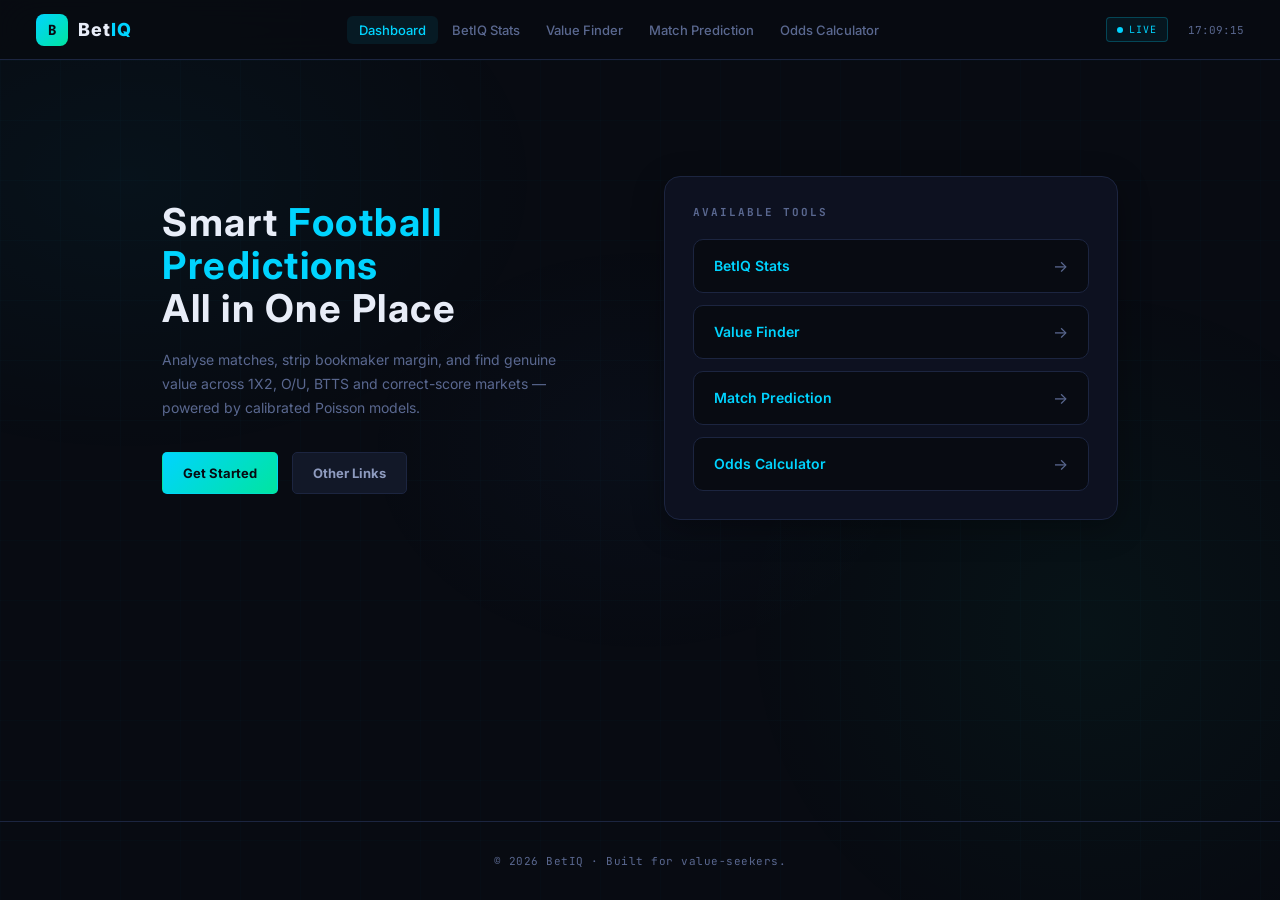
<file: index.html>
<!DOCTYPE html>
<html lang="en">
<head>
  <meta charset="UTF-8">
  <meta name="viewport" content="width=device-width, initial-scale=1.0">
  <title>BetIQ - Dashboard</title>
  <link href="https://fonts.googleapis.com/css2?family=Inter:wght@400;500;600;700;800&family=JetBrains+Mono:wght@400;500;600;700&display=swap" rel="stylesheet">
  <link rel="stylesheet" href="styles.css">
</head>
<body>
<div class="app">

  <div id="header"></div>

<div class="app-body">
<main class="main">
  <section class="hero">
    <div class="hero-text">
      <h1>Smart <span>Football Predictions</span><br>All in One Place</h1>
      <p>Analyse matches, strip bookmaker margin, and find genuine value across 1X2, O/U, BTTS and correct-score markets — powered by calibrated Poisson models.</p>
      <div class="buttons">
        <a href="#tools" class="btn btn-primary">Get Started</a>
        <a href="other-links.html" class="btn btn-secondary">Other Links</a>
      </div>
    </div>

    <div class="hero-card" id="tools">
      <div class="hero-card-title">Available Tools</div>
      <div class="link-grid">
        
        <div class="link-item" onclick="goTo('betiq-stats.html')">
          <span class="link-item-label">BetIQ Stats</span>
          <span>→</span>
        </div>

        <div class="link-item" onclick="goTo('value-finder.html')">
          <span class="link-item-label">Value Finder</span>
          <span>→</span>
        </div>

        <div class="link-item" onclick="goTo('match-prediction.html')">
          <span class="link-item-label">Match Prediction</span>
          <span>→</span>
        </div>

        <div class="link-item" onclick="goTo('odds-calculator.html')">
          <span class="link-item-label">Odds Calculator</span>
          <span>→</span>
        </div>

      </div>
      
    </div>
  </section>
</main>
</div>

<div id="footer"></div>

</div>

<script src="header.js"></script>
<script src="footer.js"></script>
<script src="back-to-top.js"></script>
<script>
function goTo(page) {
  window.location.href = page;
}
</script>
</body>
</html>
</file>
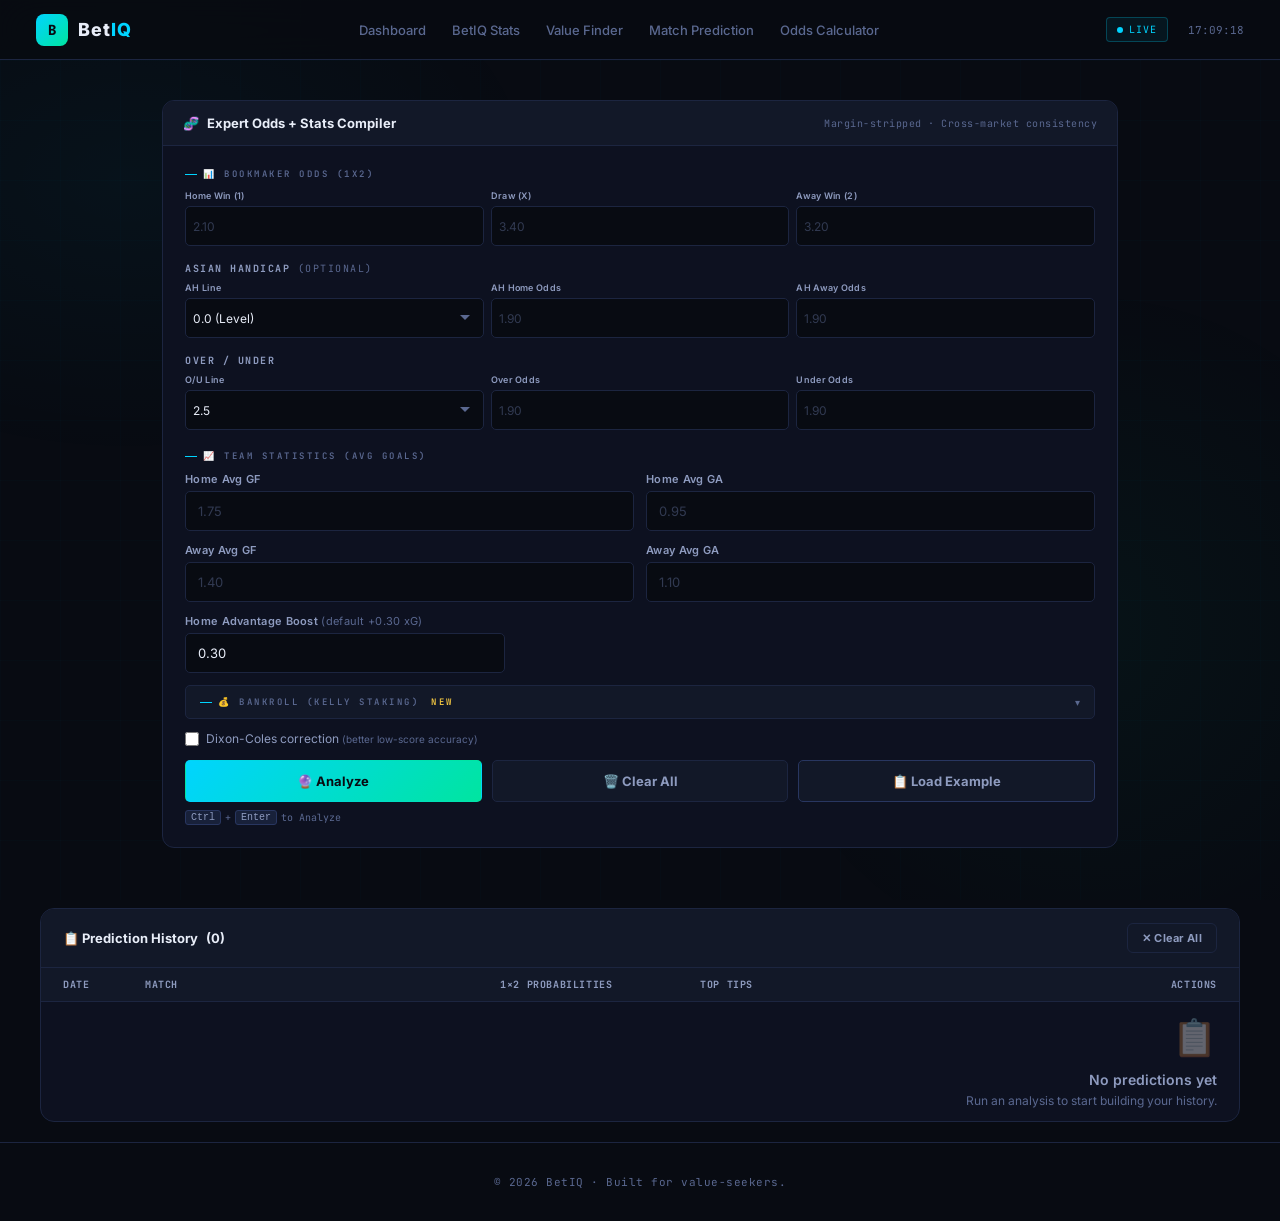
<file: betiq-odds.html>
<!DOCTYPE html>
<html lang="en">
<head>
    <meta charset="UTF-8">
    <meta name="viewport" content="width=device-width, initial-scale=1.0">
    <title>BetIQ - Odds + Stats</title>
    <link href="https://fonts.googleapis.com/css2?family=Inter:wght@400;500;600;700;800&family=JetBrains+Mono:wght@400;500;600;700&display=swap" rel="stylesheet">
    <link rel="stylesheet" href="styles.css">
</head>
<body>
<div class="app">

    <div id="header"></div>

    <div class="app-body">
    <main class="main">
        <div class="content">
            <div class="panel">
                <div class="panel-header">
                    <div class="panel-title"><span>🧬</span>Expert Odds + Stats Compiler</div>
                    <div class="panel-sub">Margin-stripped · Cross-market consistency</div>
                </div>
                <div class="panel-body">
                    <div class="slabel">📊 Bookmaker Odds (1X2)</div>

                    <div class="grid3 grid3-odds" style="margin-bottom:10px">
                        <div class="field"><label>Home Win (1)</label><input type="number" id="oddsHome" step="0.01" min="1.01" placeholder="2.10"></div>
                        <div class="field"><label>Draw (X)</label><input type="number" id="oddsDraw" step="0.01" min="1.01" placeholder="3.40"></div>
                        <div class="field"><label>Away Win (2)</label><input type="number" id="oddsAway" step="0.01" min="1.01" placeholder="3.20"></div>
                    </div>
                    <div id="marginDisplay" style="display:none;margin-bottom:8px"></div>



                    <!-- Asian Handicap -->
                    <div style="font-size:10px;font-weight:700;color:var(--muted2);letter-spacing:1.5px;text-transform:uppercase;margin-bottom:7px;margin-top:16px;font-family:'JetBrains Mono',monospace">Asian Handicap <span style="color:var(--muted);font-weight:400">(optional)</span></div>
                    <div class="grid3 grid3-odds" style="margin-bottom:16px">
                        <div class="field"><label>AH Line</label>
                            <select id="ahLine">
                                <option value="-4.0">-4.0</option><option value="-3.75">-3.75</option><option value="-3.5">-3.5</option>
                                <option value="-3.25">-3.25</option><option value="-3.0">-3.0</option><option value="-2.75">-2.75</option>
                                <option value="-2.5">-2.5</option><option value="-2.25">-2.25</option><option value="-2.0">-2.0</option>
                                <option value="-1.75">-1.75</option><option value="-1.5">-1.5</option><option value="-1.25">-1.25</option>
                                <option value="-1.0">-1.0</option><option value="-0.75">-0.75</option><option value="-0.5">-0.5</option>
                                <option value="-0.25">-0.25</option><option value="0.0" selected>0.0 (Level)</option>
                                <option value="0.25">+0.25</option><option value="0.5">+0.5</option><option value="0.75">+0.75</option>
                                <option value="1.0">+1.0</option><option value="1.25">+1.25</option><option value="1.5">+1.5</option>
                                <option value="1.75">+1.75</option><option value="2.0">+2.0</option><option value="2.25">+2.25</option>
                                <option value="2.5">+2.5</option><option value="2.75">+2.75</option><option value="3.0">+3.0</option>
                                <option value="3.25">+3.25</option><option value="3.5">+3.5</option><option value="3.75">+3.75</option>
                                <option value="4.0">+4.0</option>
                            </select>
                        </div>
                        <div class="field"><label>AH Home Odds</label><input type="number" id="oddsAHHome" step="0.01" min="1.01" placeholder="1.90"></div>
                        <div class="field"><label>AH Away Odds</label><input type="number" id="oddsAHAway" step="0.01" min="1.01" placeholder="1.90"></div>
                    </div>
                    <div id="ahMarginDisplay" style="display:none;margin-bottom:12px"></div>

                    <!-- O/U -->
                    <div style="font-size:10px;font-weight:700;color:var(--muted2);letter-spacing:1.5px;text-transform:uppercase;margin-bottom:7px;font-family:'JetBrains Mono',monospace">Over / Under</div>
                    <div class="grid3 grid3-odds" style="margin-bottom:20px">
                        <div class="field"><label>O/U Line</label>
                            <select id="ouLine">
                                <option value="0.5">0.5</option><option value="0.75">0.75</option><option value="1.0">1.0</option>
                                <option value="1.25">1.25</option><option value="1.5">1.5</option><option value="1.75">1.75</option>
                                <option value="2.0">2.0</option><option value="2.25">2.25</option><option value="2.5" selected>2.5</option>
                                <option value="2.75">2.75</option><option value="3.0">3.0</option><option value="3.25">3.25</option>
                                <option value="3.5">3.5</option><option value="3.75">3.75</option><option value="4.0">4.0</option>
                                <option value="4.25">4.25</option><option value="4.5">4.5</option><option value="4.75">4.75</option>
                                <option value="5.0">5.0</option><option value="5.25">5.25</option><option value="5.5">5.5</option>
                            </select>
                        </div>
                        <div class="field"><label>Over Odds</label><input type="number" id="oddsOver" step="0.01" min="1.01" placeholder="1.90"></div>
                        <div class="field"><label>Under Odds</label><input type="number" id="oddsUnder" step="0.01" min="1.01" placeholder="1.90"></div>
                    </div>

                    <!-- Team Stats -->
                    <div style="margin-bottom:12px">
                        <div class="slabel">📈 Team Statistics (avg goals)</div>
                        <div class="grid2" style="margin-bottom:12px">
                            <div class="field"><label>Home Avg GF</label><input id="homeAttack" type="number" step="0.01" placeholder="1.75"></div>
                            <div class="field"><label>Home Avg GA</label><input id="homeDefense" type="number" step="0.01" placeholder="0.95"></div>
                            <div class="field"><label>Away Avg GF</label><input id="awayAttack" type="number" step="0.01" placeholder="1.40"></div>
                            <div class="field"><label>Away Avg GA</label><input id="awayDefense" type="number" step="0.01" placeholder="1.10"></div>
                        </div>
                        <div class="field" style="max-width:320px;margin-bottom:12px">
                            <label>Home Advantage Boost <span style="color:var(--muted);font-weight:400">(default +0.30 xG)</span></label>
                            <input id="homeAdvBoost" type="number" step="0.01" min="0" max="1" placeholder="0.30" value="0.30">
                        </div>
                    </div>

                    <!-- Bankroll -->
                    <div class="expandable" id="expand-bankroll">
                        <div class="expandable-header" onclick="toggleExpand('expand-bankroll')">
                            <div class="slabel">💰 Bankroll (Kelly Staking) <span style="color:var(--accent2);font-size:9px;margin-left:6px">NEW</span></div>
                            <div style="font-size:10px;color:var(--muted)">▾</div>
                        </div>
                        <div class="expandable-content">
                            <div class="field" style="max-width:240px;margin-bottom:12px">
                                <label>Bankroll Size ($)</label>
                                <input id="bankroll" type="number" step="1" min="1" value="1000">
                            </div>
                        </div>
                    </div>

                    <div class="err-box" id="errBox"></div>
                    <div style="display:flex;align-items:center;gap:10px;margin-bottom:14px;flex-wrap:wrap">
                        <label style="display:flex;align-items:center;gap:7px;cursor:pointer;font-size:12px;color:var(--muted2);user-select:none">
                            <input type="checkbox" id="useDixonColes" style="accent-color:var(--accent);width:14px;height:14px;cursor:pointer">
                            <span>Dixon-Coles correction <span style="color:var(--muted);font-size:10px">(better low-score accuracy)</span></span>
                        </label>
                    </div>
                    <div class="btn-group">
                        <button class="btn btn-primary" id="predictBtn" onclick="runUltra()">🔮 Analyze</button>
                        <button class="btn btn-secondary" id="clearBtn" onclick="clearAll()">🗑️ Clear All</button>
                        <button class="btn btn-secondary btn-outline" onclick="loadExample()">📋 Load Example</button>
                    </div>
                    <div style="margin-top:8px">
                        <span class="kbd-hint"><kbd class="kbd">Ctrl</kbd>+<kbd class="kbd">Enter</kbd> to Analyze</span>
                    </div>
                    <div id="results" style="display:none;margin-top:28px"></div>
                </div>
            </div>
         </div>

     </main>

         <div class="history-wrap">
            <div class="hist-panel">
                 <div class="panel-hd">
                     <div class="panel-title">📋 Prediction History <span class="hist-count" id="histCount">(0)</span></div>
                     <button class="h-btn h-btn-clear" onclick="clearHistory()" title="Clear all history">✕ Clear All</button>
                 </div>
                 <div class="hist-table-wrap">
                     <table class="htbl">
                         <thead>
                             <tr>
                                 <th style="text-align:left;width:90px">Date</th>
                                 <th style="text-align:left">Match</th>
                                 <th style="text-align:left;width:200px">1×2 Probabilities</th>
                                 <th style="text-align:left">Top Tips</th>
                                 <th style="text-align:center;width:80px">Actions</th>
                             </tr>
                         </thead>
                         <tbody id="historyBody"></tbody>
                     </table>
                 </div>
            </div>
         </div>
     </div>
     <div id="footer"></div>
</div>

<script src="footer.js"></script>
<script>
(function() {
    // =====================================================================
    // UTILITIES
    // =====================================================================
    document.addEventListener('keydown', function(e) {
        if ((e.ctrlKey || e.metaKey) && e.key === 'Enter') { e.preventDefault(); window.runUltra && window.runUltra(); }
    });

    const $ = id => document.getElementById(id);
    const fmtPct = p => (p * 100).toFixed(1) + '%';
    const fairOdds = p => p > 0.001 ? (1 / p).toFixed(2) : '—';

    // Expandable toggle
    window.toggleExpand = function(id) {
        const el = document.getElementById(id);
        el.classList.toggle('active');
        const arrow = el.querySelector('.expandable-header div:last-child');
        if (arrow) arrow.textContent = el.classList.contains('active') ? '▴' : '▾';
    };

    // =====================================================================
    // PREDICTION HISTORY (localStorage)
    // =====================================================================
    const MAX_HISTORY = 20;
    const STORAGE_KEY = 'betiqpro_history';

    function escHtml(s) { const d = document.createElement('div'); d.textContent = s || ''; return d.innerHTML; }

    function loadHistoryFromStorage() {
        try { const raw = localStorage.getItem(STORAGE_KEY); return raw ? JSON.parse(raw) : []; }
        catch(e) { return []; }
    }

    function saveHistoryToStorage() {
        try { localStorage.setItem(STORAGE_KEY, JSON.stringify(window._predictionHistory)); }
        catch(e) { console.warn('Could not save history:', e); }
    }

    function renderHistory() {
        const el = $('historyBody'), cnt = $('histCount');
        if (!el) return;
        const h = window._predictionHistory;
        if (cnt) cnt.textContent = '(' + h.length + ')';
        if (h.length === 0) {
            el.innerHTML = '<tr><td colspan="5" class="h-empty"><div class="h-empty-icon">📋</div><div class="h-empty-txt">No predictions yet</div><div class="h-empty-sub">Run an analysis to start building your history.</div></td></tr>';
            return;
        }
        let html = '';
        for (let i = h.length - 1; i >= 0; i--) {
            const e = h[i];
            const idx = h.length - 1 - i;
            const hasTips = e.unifiedTips && e.unifiedTips.length > 0;
            let tipsHtml;
            if (hasTips) {
                tipsHtml = e.unifiedTips.slice(0, 4).map(t => '<span class="h-tip">' + escHtml(t.market) + '&nbsp;<span style="color:var(--cyan)">' + fmtPct(t.prob) + '</span></span>').join('');
            } else {
                tipsHtml = '<span style="color:var(--muted);font-size:11px;font-family:\'JetBrains Mono\',monospace">— odds-based prediction</span>';
            }
            html += '<tr>';
            html += '<td><span class="h-date">' + e.date + '</span></td>';
            html += '<td><span class="h-match">' + escHtml(e.homeTeam) + '<span class="vs">vs</span>' + escHtml(e.awayTeam) + '</span></td>';
            html += '<td><div class="h-probs"><span class="h-prob h">H&nbsp;' + fmtPct(e.prbs.h) + '</span><span class="h-prob d">D&nbsp;' + fmtPct(e.prbs.d) + '</span><span class="h-prob a">A&nbsp;' + fmtPct(e.prbs.a) + '</span></div></td>';
            html += '<td><div class="h-tips">' + tipsHtml + '</div></td>';
            html += '<td><div class="h-actions">' +
                '<span class="h-btn reload" onclick="reloadEntry(' + idx + ')" title="Re-load these odds">↻</span>' +
                '<span class="h-btn delete" onclick="deleteEntry(' + idx + ')" title="Delete">✕</span>' +
            '</div></td>';
            html += '</tr>';
        }
        el.innerHTML = html;
    }

    window.clearHistory = function() {
        window._predictionHistory = [];
        saveHistoryToStorage();
        renderHistory();
    };

    window.deleteEntry = function(idx) {
        const h = window._predictionHistory;
        const realIdx = h.length - 1 - idx;
        if (realIdx >= 0 && realIdx < h.length) h.splice(realIdx, 1);
        saveHistoryToStorage();
        renderHistory();
    };

    window.reloadEntry = function(idx) {
        const h = window._predictionHistory;
        const realIdx = h.length - 1 - idx;
        const e = h[realIdx];
        if (!e || !e.inputs) return;
        const inp = e.inputs;
        const set = (id, val) => { const el = $(id); if (el) el.value = val; };
        set('oddsHome', inp.oddsHome || '');
        set('oddsDraw', inp.oddsDraw || '');
        set('oddsAway', inp.oddsAway || '');
        set('oddsAHHome', inp.oddsAHHome || '');
        set('oddsAHAway', inp.oddsAHAway || '');
        set('oddsOver', inp.oddsOver || '');
        set('oddsUnder', inp.oddsUnder || '');
        set('ahLine', inp.ahLine !== undefined ? inp.ahLine : '0.0');
        set('ouLine', inp.ouLine !== undefined ? inp.ouLine : '2.5');
        set('homeAttack', inp.homeAttack || '');
        set('homeDefense', inp.homeDefense || '');
        set('awayAttack', inp.awayAttack || '');
        set('awayDefense', inp.awayDefense || '');
        set('homeAdvBoost', inp.homeAdvBoost !== undefined ? inp.homeAdvBoost : '0.30');
        set('bankroll', inp.bankroll !== undefined ? inp.bankroll : '1000');
        if (inp.useDixonColes !== undefined) {
            const el = $('useDixonColes');
            if (el) el.checked = inp.useDixonColes;
        }
        $('results').style.display = 'none';
        window.runUltra();
    };

    window._predictionHistory = loadHistoryFromStorage();
    renderHistory();

    // =====================================================================
    // MARGIN STRIP — Shin's method approximation (de-juice probabilities)
    // This is the core expert fix: we NEVER fit xG against raw odds.
    // =====================================================================
    function stripMargin1x2(hO, dO, aO) {
        const r = { h: 1/hO, d: 1/dO, a: 1/aO };
        const sum = r.h + r.d + r.a;
        // Basic proportional normalization (best-practice for 3-way markets)
        return { ph: r.h / sum, pd: r.d / sum, pa: r.a / sum, margin: (sum - 1) * 100 };
    }
    function stripMargin2way(o1, o2) {
        const r1 = 1/o1, r2 = 1/o2;
        const sum = r1 + r2;
        return { p1: r1/sum, p2: r2/sum, margin: (sum - 1) * 100 };
    }

    // =====================================================================
    // POISSON MODEL
    // =====================================================================
    function poisson(lambda, k) {
        if (lambda <= 0) return k === 0 ? 1 : 0;
        let logP = -lambda + k * Math.log(lambda);
        for (let i = 1; i <= k; i++) logP -= Math.log(i);
        return Math.exp(logP);
    }

    function normalizeMatrix(m, max) {
        let total = 0;
        for (let i = 0; i <= max; i++) for (let j = 0; j <= max; j++) total += m[i][j];
        if (total <= 0) return m;
        for (let i = 0; i <= max; i++) for (let j = 0; j <= max; j++) m[i][j] /= total;
        return m;
    }

    function buildMatrix(lh, la, max = 15) {
        const m = [];
        for (let i = 0; i <= max; i++) {
            m[i] = [];
            for (let j = 0; j <= max; j++) m[i][j] = poisson(lh, i) * poisson(la, j);
        }
        return normalizeMatrix(m, max);
    }

    function dcCorrection(i, j, lH, lA, rho) {
        if (i === 0 && j === 0) return 1 - lH * lA * rho;
        if (i === 0 && j === 1) return 1 + lH * rho;
        if (i === 1 && j === 0) return 1 + lA * rho;
        if (i === 1 && j === 1) return 1 - rho;
        return 1;
    }
    function buildMatrixDC(lh, la, max = 15, rho = -0.13) {
        const m = [];
        for (let i = 0; i <= max; i++) {
            m[i] = [];
            for (let j = 0; j <= max; j++) {
                m[i][j] = poisson(lh, i) * poisson(la, j) * dcCorrection(i, j, lh, la, rho);
            }
        }
        for (let i = 0; i <= max; i++) for (let j = 0; j <= max; j++) if (m[i][j] < 0) m[i][j] = 0;
        return normalizeMatrix(m, max);
    }

    function calc1x2(m) {
        let h = 0, d = 0, a = 0;
        m.forEach((row, i) => row.forEach((p, j) => {
            if (i > j) h += p; else if (i === j) d += p; else a += p;
        }));
        return { h, d, a };
    }
    function calcOU(m, line) {
        let o = 0, u = 0;
        m.forEach((row, i) => row.forEach((p, j) => { if (i + j > line) o += p; else u += p; }));
        const total = o + u || 1;
        return { over: o / total, under: u / total };
    }

    // =====================================================================
    // FITTING — FIT FROM MARGIN-STRIPPED ODDS
    // Key expert fix: fit xG against de-juiced probabilities, not raw odds
    // =====================================================================
    function fitFromOdds(hOdds, dOdds, aOdds, ouLine, overOdds, underOdds, ahLine, ahHomeOdds, ahAwayOdds) {
        // STRIP MARGIN FIRST — expert fix #1
        const stripped = stripMargin1x2(hOdds, dOdds, aOdds);
        const pH = stripped.ph, pD = stripped.pd, pA = stripped.pa;

        const hasOU = !isNaN(parseFloat(overOdds)) && !isNaN(parseFloat(underOdds)) && overOdds >= 1.01 && underOdds >= 1.01;
        let pOverTarget = 0.5, pUnderTarget = 0.5;
        if (hasOU) {
            const s = stripMargin2way(overOdds, underOdds);
            pOverTarget = s.p1; pUnderTarget = s.p2;
        }

        const hasAH = ahLine !== undefined && ahLine !== null
                      && !isNaN(parseFloat(ahHomeOdds)) && !isNaN(parseFloat(ahAwayOdds))
                      && ahHomeOdds >= 1.01 && ahAwayOdds >= 1.01;
        let pAHHomeTarget = 0.5, pAHAwayTarget = 0.5;
        if (hasAH) {
            const s = stripMargin2way(ahHomeOdds, ahAwayOdds);
            pAHHomeTarget = s.p1; pAHAwayTarget = s.p2;
        }

        function calcAHCoverSimple(m, line) {
            const threshold = -line;
            let home = 0, away = 0;
            m.forEach((row, i) => row.forEach((p, j) => {
                const diff = i - j;
                if (diff > threshold) home += p; else if (diff < threshold) away += p;
            }));
            const tw = home + away || 1;
            return { home: home/tw, away: away/tw };
        }
        function calcAHCover(m, line) {
            const frac = line % 0.5;
            if (Math.abs(frac) === 0.25) {
                const lo = line - 0.25, hi = line + 0.25;
                const cLo = calcAHCoverSimple(m, lo), cHi = calcAHCoverSimple(m, hi);
                return { home: (cLo.home + cHi.home)/2, away: (cLo.away + cHi.away)/2 };
            }
            return calcAHCoverSimple(m, line);
        }

        // DRAW BIAS CORRECTION — expert fix: bookmakers systemically overprice draws ~5%
        // We adjust target draw probability downward before fitting
        const drawCorrected = pD * 0.95; // book draw is ~5% inflated
        const drawNorm = pH + drawCorrected + pA;
        const adjPH = pH / drawNorm, adjPD = drawCorrected / drawNorm, adjPA = pA / drawNorm;

        function calcErr(lH, lA) {
            const m = buildMatrix(lH, lA);
            const x = calc1x2(m);
            // Fit to draw-corrected probabilities
            const e1x2 = ((x.h - adjPH)**2 + (x.d - adjPD)**2 + (x.a - adjPA)**2) / 3;
            let eOU = 0;
            if (hasOU) {
                const ou = calcOU(m, ouLine);
                eOU = ((ou.over - pOverTarget)**2 + (ou.under - pUnderTarget)**2) / 2;
            }
            let eAH = 0;
            if (hasAH) {
                const ah = calcAHCover(m, ahLine);
                eAH = (ah.home - pAHHomeTarget)**2;
            }
            return (2.0 * e1x2 + 1.5 * eOU + 0.5 * eAH) / (2.0 + (hasOU ? 1.5 : 0) + (hasAH ? 0.5 : 0));
        }

        // Two-pass grid search
        let best = { lH: 1.4, lA: 1.1 }, bestErr = Infinity;
        for (let lH = 0.10; lH <= 4.0; lH += 0.05) {
            for (let lA = 0.10; lA <= 4.0; lA += 0.05) {
                const e = calcErr(lH, lA);
                if (e < bestErr) { bestErr = e; best = { lH, lA }; }
            }
        }
        const fine = 0.12, step = 0.005;
        for (let lH = best.lH - fine; lH <= best.lH + fine; lH += step) {
            for (let lA = best.lA - fine; lA <= best.lA + fine; lA += step) {
                if (lH < 0.05 || lA < 0.05) continue;
                const e = calcErr(lH, lA);
                if (e < bestErr) { bestErr = e; best = { lH: +lH.toFixed(4), lA: +lA.toFixed(4) }; }
            }
        }
        best._fitErr = bestErr;
        return best;
    }

    // FIT FROM STATS — with home advantage correction
    function fitFromStats() {
        const hAtk = parseFloat($('homeAttack').value);
        const hDef = parseFloat($('homeDefense').value);
        const aAtk = parseFloat($('awayAttack').value);
        const aDef = parseFloat($('awayDefense').value);
        if ([hAtk, hDef, aAtk, aDef].some(isNaN)) return null;
        const homeAdv = parseFloat($('homeAdvBoost').value) || 0.30;
        let lH = Math.max(0.1, Math.min(6, hAtk * aDef + homeAdv)); // expert fix: add home advantage
        let lA = Math.max(0.1, Math.min(6, aAtk * hDef));
        return { lH, lA };
    }

    // =====================================================================
    // CROSS-MARKET CONSISTENCY CHECK — expert exploit detector
    // Compares xG implied by 1X2 vs xG implied by O/U line
    // A gap > 0.18 goals = different trading desks, possible soft edge
    // =====================================================================
    function crossMarketCheck(finalLH, finalLA, ouLine, overOdds, underOdds) {
        if (!overOdds || !underOdds || isNaN(overOdds) || isNaN(underOdds)) return null;
        const stripped = stripMargin2way(overOdds, underOdds);
        const pOver = stripped.p1;

        // Estimate xG total from O/U line: find total xG where P(over line) ≈ pOver
        // Use simple bisection on total xG (assuming equal split as first pass)
        const modelTotal = finalLH + finalLA;

        // Quick estimate: using Poisson CDF inversion approximation
        // P(total > ouLine | total xG = T) = 1 - sum(poisson_joint up to ouLine)
        function pOverFromTotal(T) {
            const splitH = T * (finalLH / (modelTotal || 1));
            const splitA = T * (finalLA / (modelTotal || 1));
            const mat = buildMatrix(splitH, splitA, 12);
            return calcOU(mat, ouLine).over;
        }

        // Binary search for T where pOverFromTotal(T) ≈ pOver
        let lo = 0.2, hi = 8.0;
        for (let i = 0; i < 30; i++) {
            const mid = (lo + hi) / 2;
            if (pOverFromTotal(mid) < pOver) lo = mid; else hi = mid;
        }
        const ouImpliedTotal = (lo + hi) / 2;
        const gap = Math.abs(modelTotal - ouImpliedTotal);
        return { modelTotal: modelTotal.toFixed(2), ouImpliedTotal: ouImpliedTotal.toFixed(2), gap: gap.toFixed(2), flagged: gap > 0.18 };
    }

    // =====================================================================
    // EDGE SIGNAL
    // =====================================================================
    function edgeSignal(modelProb, bookOdds) {
        if (!bookOdds || isNaN(bookOdds) || bookOdds < 1.01) return '';
        const impliedProb = 1 / bookOdds;
        const edge = modelProb - impliedProb;
        const ev = modelProb * bookOdds - 1;
        if (edge > 0.04) return `<span class="edge-signal value">▲ Value +${(edge*100).toFixed(1)}% EV:+${(ev*100).toFixed(1)}%</span>`;
        else if (edge < -0.04) return `<span class="edge-signal overpriced">▼ Overpriced ${(edge*100).toFixed(1)}%</span>`;
        else return `<span class="edge-signal fair">≈ Fair</span>`;
    }

    // =====================================================================
    // KELLY CRITERION
    // =====================================================================
    function kellyCriterion(prob, odds) {
        if (!odds || isNaN(odds) || odds < 1.01) return null;
        const b = odds - 1, q = 1 - prob;
        return Math.max(0, (b * prob - q) / b);
    }



    // =====================================================================
    // QUARTER-BALL AH EV HIGHLIGHT
    // expert exploit: quarter-ball lines are rarely individually priced by books
    // =====================================================================
    function quarterBallEV(mat, ahLine, ahHomeO, ahAwayO, MAX) {
        if (Math.abs((ahLine % 0.5)) !== 0.25) return null;
        const lo = ahLine - 0.25, hi = ahLine + 0.25;
        function coverSimple(m, line) {
            const threshold = -line;
            let home = 0, away = 0;
            for (let i = 0; i <= MAX; i++) for (let j = 0; j <= MAX; j++) {
                const diff = i - j, p = m[i][j];
                if (diff > threshold) home += p; else if (diff < threshold) away += p;
            }
            const tw = home + away || 1;
            return { home: home/tw, away: away/tw };
        }
        const cLo = coverSimple(mat, lo), cHi = coverSimple(mat, hi);
        const modelHomeProb = (cLo.home + cHi.home) / 2;
        const modelAwayProb = (cLo.away + cHi.away) / 2;
        if (!ahHomeO || !ahAwayO || isNaN(ahHomeO) || isNaN(ahAwayO)) return null;
        const s = stripMargin2way(ahHomeO, ahAwayO);
        const homeEdge = modelHomeProb - s.p1;
        const awayEdge = modelAwayProb - s.p2;
        return { modelHomeProb, modelAwayProb, impliedHome: s.p1, impliedAway: s.p2, homeEdge, awayEdge };
    }


    // =====================================================================
    // CONFIDENCE LEVEL
    // =====================================================================
    function confidenceLevel(numSources) {
        if (numSources >= 3) return { label: 'HIGH', color: 'var(--win)', bg: 'rgba(0,229,160,0.10)', border: 'rgba(0,229,160,0.3)' };
        if (numSources === 2) return { label: 'MEDIUM', color: 'var(--draw)', bg: 'rgba(245,200,66,0.10)', border: 'rgba(245,200,66,0.3)' };
        return { label: 'LOW', color: 'var(--muted2)', bg: 'rgba(107,116,148,0.10)', border: 'rgba(107,116,148,0.3)' };
    }

    // =====================================================================
    // MARGIN / SHARP MONEY DISPLAY (live, on input)
    // =====================================================================
    function calcMargin() {
        const h = parseFloat($('oddsHome').value), d = parseFloat($('oddsDraw').value), a = parseFloat($('oddsAway').value);
        const el = $('marginDisplay');
        if (isNaN(h) || isNaN(d) || isNaN(a) || h < 1.01 || d < 1.01 || a < 1.01) { el.style.display = 'none'; return; }
        const margin = ((1/h + 1/d + 1/a) - 1) * 100;
        const pct = margin.toFixed(2);
        const cls = margin <= 3 ? 'good' : margin <= 6 ? 'ok' : 'bad';
        const desc = margin <= 3 ? 'Sharp — reliable for fitting' : margin <= 6 ? 'Average' : 'High vig — treat with caution';
        const barWidth = Math.min(100, (margin / 15) * 100).toFixed(1);
        const barColor = margin <= 3 ? 'var(--win)' : margin <= 6 ? 'var(--draw)' : 'var(--lose)';
        el.style.display = 'block';
        el.innerHTML = `<div class="margin-bar"><span class="margin-label">Book Margin</span><span class="margin-value ${cls}">${pct}%</span><div class="margin-track"><div class="margin-fill" style="width:${barWidth}%;background:${barColor}"></div></div><span class="margin-desc">${desc}</span></div>`;
    }
    ['oddsHome','oddsDraw','oddsAway'].forEach(id => $( id).addEventListener('input', calcMargin));

    function calcAHMargin() {
        const h = parseFloat($('oddsAHHome').value), a = parseFloat($('oddsAHAway').value);
        const el = $('ahMarginDisplay');
        if (isNaN(h) || isNaN(a) || h < 1.01 || a < 1.01) { el.style.display = 'none'; return; }
        const margin = ((1/h + 1/a) - 1) * 100;
        const pct = margin.toFixed(2);
        const cls = margin <= 2.5 ? 'good' : margin <= 5 ? 'ok' : 'bad';
        const desc = margin <= 2.5 ? 'Sharp AH' : margin <= 5 ? 'Average' : 'High vig';
        const barW = Math.min(100, (margin / 12) * 100).toFixed(1);
        const barC = margin <= 2.5 ? 'var(--win)' : margin <= 5 ? 'var(--draw)' : 'var(--lose)';
        el.style.display = 'block';
        el.innerHTML = `<div class="margin-bar"><span class="margin-label">AH Margin</span><span class="margin-value ${cls}">${pct}%</span><div class="margin-track"><div class="margin-fill" style="width:${barW}%;background:${barC}"></div></div><span class="margin-desc">${desc}</span></div>`;
    }
    ['oddsAHHome','oddsAHAway'].forEach(id => $(id).addEventListener('input', calcAHMargin));

    // Validation
    document.querySelectorAll('.field input[type=number]').forEach(inp => {
        inp.addEventListener('blur', function() {
            const v = parseFloat(this.value);
            if (this.value === '') this.classList.remove('err','valid');
            else if (isNaN(v) || v < (this.min || 0)) { this.classList.add('err'); this.classList.remove('valid'); }
            else { this.classList.remove('err'); this.classList.add('valid'); }
        });
        inp.addEventListener('input', function() {
            if (this.classList.contains('err')) {
                const v = parseFloat(this.value);
                if (!isNaN(v) && v >= 1.01) { this.classList.remove('err'); this.classList.add('valid'); }
            }
        });
    });


    // =====================================================================
    // MAIN ANALYSIS
    // =====================================================================
    window.runUltra = function() {
        const errBox = $('errBox');
        errBox.classList.remove('show');
        const btn = $('predictBtn');
        btn.disabled = true;

        const hOdds = parseFloat($('oddsHome').value);
        const dOdds = parseFloat($('oddsDraw').value);
        const aOdds = parseFloat($('oddsAway').value);
        const ouLine = parseFloat($('ouLine').value);
        const ovOdds = parseFloat($('oddsOver').value);
        const unOdds = parseFloat($('oddsUnder').value);
        const ahLineVal = $('ahLine').value;
        const ahLine = ahLineVal !== '' ? parseFloat(ahLineVal) : null;
        const ahHomeO = parseFloat($('oddsAHHome').value);
        const ahAwayO = parseFloat($('oddsAHAway').value);
        const bankroll = parseFloat($('bankroll').value) || null;

        const hasOdds = !isNaN(hOdds) && hOdds >= 1.01 && !isNaN(dOdds) && dOdds >= 1.01 && !isNaN(aOdds) && aOdds >= 1.01;
        const hasOUOdds = hasOdds && !isNaN(ovOdds) && ovOdds >= 1.01 && !isNaN(unOdds) && unOdds >= 1.01;
        const hasAHOdds = ahLine !== null && !isNaN(ahHomeO) && ahHomeO >= 1.01 && !isNaN(ahAwayO) && ahAwayO >= 1.01;
        const stats = fitFromStats();
        const hasStats = stats !== null;

        if (!hasOdds && !hasStats) {
            errBox.textContent = '⚠️ Please fill at least one section (bookmaker odds or team statistics).';
            errBox.classList.add('show'); btn.disabled = false; return;
        }

        try {
            let lambdaList = [], usedModels = [];
            let fitErr = 0.005;

            if (hasOdds) {
                const oddsLambda = fitFromOdds(hOdds, dOdds, aOdds, ouLine,
                    hasOUOdds ? ovOdds : undefined, hasOUOdds ? unOdds : undefined,
                    hasAHOdds ? ahLine : undefined, hasAHOdds ? ahHomeO : undefined, hasAHOdds ? ahAwayO : undefined);
                lambdaList.push({ lH: oddsLambda.lH, lA: oddsLambda.lA, source: 'Odds' });
                fitErr = oddsLambda._fitErr || 0.005;
                usedModels.push(hasAHOdds ? 'Bookmaker Odds + AH' : 'Bookmaker Odds');
            }
            if (hasStats) {
                lambdaList.push({ lH: stats.lH, lA: stats.lA, source: 'Team Stats' });
                usedModels.push('Team Statistics');
            }

            let finalLH, finalLA;
            if (lambdaList.length === 1) { finalLH = lambdaList[0].lH; finalLA = lambdaList[0].lA; }
            else {
                const weights = { 'Odds': 0.55, 'Team Stats': 0.45 };
                let totalW = 0, sumH = 0, sumA = 0;
                lambdaList.forEach(l => { const w = weights[l.source] || 0.5; totalW += w; sumH += l.lH * w; sumA += l.lA * w; });
                finalLH = sumH / totalW; finalLA = sumA / totalW;
            }

            const MAX = 15;
            const useDC = $('useDixonColes').checked;
            const mat = useDC ? buildMatrixDC(finalLH, finalLA, MAX) : buildMatrix(finalLH, finalLA, MAX);
            const prbs = calc1x2(mat);
            const bttsYes = (() => { let s = 0; for (let i = 1; i <= MAX; i++) for (let j = 1; j <= MAX; j++) s += mat[i][j]; return s; })();
            const ouLines = [0.5,1.5,2.5,3.5,4.5,5.5,6.5,7.5,8.5,9.5];
            const ouData = ouLines.map(l => ({ line: l, ...calcOU(mat, l) }));
            const scores = [];
            for (let i = 0; i <= MAX; i++) for (let j = 0; j <= MAX; j++) scores.push({ home: i, away: j, p: mat[i][j] });
            scores.sort((a, b) => b.p - a.p);
            // Expert calculations
            const crossCheck = hasOUOdds ? crossMarketCheck(finalLH, finalLA, ouLine, ovOdds, unOdds) : null;
            const qbEV = hasAHOdds ? quarterBallEV(mat, ahLine, ahHomeO, ahAwayO, MAX) : null;

            // De-juiced 1X2 probabilities for edge calculation
            const stripped1x2 = hasOdds ? stripMargin1x2(hOdds, dOdds, aOdds) : null;

            // De-juiced implied probability map for value bets
            let deJuicedMap = {};
            if (hasOdds) {
                deJuicedMap['Home Win'] = stripped1x2.ph;
                deJuicedMap['Draw'] = stripped1x2.pd;
                deJuicedMap['Away Win'] = stripped1x2.pa;
            }
            if (hasOUOdds) {
                const ouStripped = stripMargin2way(ovOdds, unOdds);
                deJuicedMap[`Over ${ouLine}`] = ouStripped.p1;
                deJuicedMap[`Under ${ouLine}`] = ouStripped.p2;
            }
            if (hasAHOdds) {
                const ahStripped = stripMargin2way(ahHomeO, ahAwayO);
                const ahMarketHome = `AH ${ahLine >= 0 ? '+' : ''}${ahLine} Home`;
                const ahMarketAway = `AH ${ahLine >= 0 ? '+' : ''}${ahLine} Away`;
                deJuicedMap[ahMarketHome] = ahStripped.p1;
                deJuicedMap[ahMarketAway] = ahStripped.p2;
            }

            // Value bets — EV calculated vs de-juiced (fair) implied probability
            let valueBetsHTML = '';
            if (hasOdds) {
                const edgeRows = [
                    { market: 'Home Win', prob: prbs.h, odds: hOdds },
                    { market: 'Draw', prob: prbs.d, odds: dOdds },
                    { market: 'Away Win', prob: prbs.a, odds: aOdds },
                    ...(hasOUOdds ? [
                        { market: `Over ${ouLine}`, prob: calcOU(mat, ouLine).over, odds: ovOdds },
                        { market: `Under ${ouLine}`, prob: calcOU(mat, ouLine).under, odds: unOdds }
                    ] : []),
                    ...(hasAHOdds ? [
                        { market: `AH ${ahLine >= 0 ? '+' : ''}${ahLine} Home`, prob: (() => { let h=0,a=0; for(let i=0;i<=MAX;i++) for(let j=0;j<=MAX;j++){const d=i-j,p=mat[i][j];if(d>-ahLine)h+=p;else if(d<-ahLine)a+=p;} return h/(h+a||1); })(), odds: ahHomeO },
                        { market: `AH ${ahLine >= 0 ? '+' : ''}${ahLine} Away`, prob: (() => { let h=0,a=0; for(let i=0;i<=MAX;i++) for(let j=0;j<=MAX;j++){const d=i-j,p=mat[i][j];if(d>-ahLine)h+=p;else if(d<-ahLine)a+=p;} return a/(h+a||1); })(), odds: ahAwayO }
                    ] : [])
                ];
                const valueBets = edgeRows.filter(e => {
                    const djProb = deJuicedMap[e.market];
                    return e.odds && djProb && (e.prob / djProb - 1) > 0.02;
                }).map(e => {
                    const djProb = deJuicedMap[e.market];
                    const ev = e.prob / djProb - 1;
                    return { ...e, ev, implied: djProb };
                }).sort((a, b) => b.ev - a.ev);
                if (valueBets.length > 0) {
                    valueBetsHTML = valueBets.map(vb => {
                        const grade = vb.ev > 0.12 ? 'high' : vb.ev > 0.06 ? 'medium' : 'low';
                        const gradeLabel = vb.ev > 0.12 ? '★ HIGH VALUE' : vb.ev > 0.06 ? '◆ MEDIUM' : '▷ LOW';
                        const kelly = kellyCriterion(vb.prob, vb.odds);
                        const kellyStr = kelly && kelly > 0 ? ` · Kelly: ${(kelly*100).toFixed(1)}%` : '';
                        const bankrollStr = (bankroll && kelly && kelly > 0) ? ` · Stake: $${(kelly*0.5*bankroll).toFixed(0)} (½K)` : '';
                        return `<div class="value-bet-card">
                            <div class="vb-badge ${grade}">${gradeLabel}</div>
                            <div class="vb-info">
                                <div class="vb-market">${vb.market}</div>
                                <div class="vb-detail">Model: ${fmtPct(vb.prob)} · Book Implied (de-juiced): ${fmtPct(vb.implied)} · Odds: ${vb.odds.toFixed(2)}${kellyStr}${bankrollStr}</div>
                            </div>
                            <div class="vb-edge"><div class="vb-edge-val">+${(vb.ev*100).toFixed(1)}%</div><div class="vb-edge-label">Exp. Value</div></div>
                        </div>`;
                    }).join('');
                }
            }

            // Kelly staking table — EV calculated vs de-juiced implied probabilities
            let kellyTableHTML = '';
            if (hasOdds && bankroll) {
                const rows = [
                    { label: 'Home Win', prob: prbs.h, odds: hOdds, djProb: deJuicedMap['Home Win'] },
                    { label: 'Draw', prob: prbs.d, odds: dOdds, djProb: deJuicedMap['Draw'] },
                    { label: 'Away Win', prob: prbs.a, odds: aOdds, djProb: deJuicedMap['Away Win'] },
                ];
                if (hasOUOdds) {
                    rows.push({ label: `Over ${ouLine}`, prob: calcOU(mat, ouLine).over, odds: ovOdds, djProb: deJuicedMap[`Over ${ouLine}`] });
                    rows.push({ label: `Under ${ouLine}`, prob: calcOU(mat, ouLine).under, odds: unOdds, djProb: deJuicedMap[`Under ${ouLine}`] });
                }
                kellyTableHTML = `<table class="kelly-table" style="min-width:480px">
                    <thead><tr><th>Market</th><th>Model%</th><th>De-juiced%</th><th>EV vs De-juiced</th><th>Full Kelly</th><th>½ Kelly</th><th>¼ Kelly</th>${bankroll ? '<th>½K Stake ($)</th>' : ''}</tr></thead>
                    <tbody>
                    ${rows.map(r => {
                        const ev = r.djProb ? r.prob / r.djProb - 1 : null;
                        const isVal = ev !== null && ev > 0;
                        const k = r.odds ? kellyCriterion(r.prob, r.odds) : null;
                        return `<tr>
                            <td style="text-align:left;font-weight:600;color:var(--text)">${r.label}</td>
                            <td>${fmtPct(r.prob)}</td>
                            <td>${r.djProb ? fmtPct(r.djProb) : '—'}</td>
                            <td style="color:${isVal?'var(--win)':'var(--lose)'}">${ev!==null?(ev>=0?'+':'')+(ev*100).toFixed(1)+'%':'—'}</td>
                            <td style="color:${k>0?'var(--win)':'var(--muted)'}">${k>0?(k*100).toFixed(1)+'%':'—'}</td>
                            <td style="color:${k>0?'var(--draw)':'var(--muted)'}">${k>0?((k/2)*100).toFixed(1)+'%':'—'}</td>
                            <td style="color:${k>0?'var(--muted2)':'var(--muted)'}">${k>0?((k/4)*100).toFixed(1)+'%':'—'}</td>
                            ${bankroll ? `<td style="color:var(--accent);font-weight:700">${k>0?'$'+(k*0.5*bankroll).toFixed(0):'—'}</td>` : ''}
                        </tr>`;
                    }).join('')}
                    </tbody></table>`;
            }

            const conf = confidenceLevel(usedModels.length);
            const isUltra = usedModels.length >= 2;
            const modelsUsedStr = usedModels.join(' + ');
            const probBar = (p, color) => `<div style="height:4px;background:var(--border);border-radius:2px;margin-top:6px;overflow:hidden"><div style="height:100%;width:${(p*100).toFixed(1)}%;background:${color};border-radius:2px;transition:width 0.6s ease"></div></div>`;
            const kellyH = hasOdds ? kellyCriterion(prbs.h, hOdds) : null;
            const kellyD = hasOdds ? kellyCriterion(prbs.d, dOdds) : null;
            const kellyA = hasOdds ? kellyCriterion(prbs.a, aOdds) : null;
            const fmtKelly = (k, odds) => {
                if (!k || k <= 0) return '';
                const stake = (bankroll && k > 0) ? ` / $${(k*0.5*bankroll).toFixed(0)}` : '';
                return `<div style="font-size:10px;color:var(--muted);margin-top:3px">½Kelly: ${(k*50).toFixed(1)}%${stake}</div>`;
            };

            // Cross-market discrepancy
            const crossCheckHTML = crossCheck ? `
                <div class="discrepancy-alert ${crossCheck.flagged ? 'warn' : 'ok'}">
                    ${crossCheck.flagged ? '⚡' : '✓'} Cross-market: 1X2 implies ${crossCheck.modelTotal} total xG · O/U implies ${crossCheck.ouImpliedTotal} total xG · Gap: ${crossCheck.gap} goals
                    ${crossCheck.flagged ? ' — SIGNIFICANT DISCREPANCY. Different trading desks. Possible soft edge.' : ' — Markets consistent.'}
                </div>` : '';

            // Quarter-ball EV alert
            const qbHTML = qbEV && qbEV !== null ? (() => {
                const best = Math.abs(qbEV.homeEdge) > Math.abs(qbEV.awayEdge) ? { label: 'Home', edge: qbEV.homeEdge } : { label: 'Away', edge: qbEV.awayEdge };
                if (Math.abs(best.edge) < 0.03) return '';
                const isVal = best.edge > 0;
                return `<div class="discrepancy-alert ${isVal ? 'warn' : 'ok'}">
                    ${isVal ? '💎' : '⚠️'} Quarter-ball AH (${ahLine >= 0 ? '+' : ''}${ahLine}): <strong>${best.label}</strong> edge = ${(best.edge*100).toFixed(1)}%
                    ${isVal ? '— Books average adjacent lines; this is a structural exploit opportunity.' : '— Overpriced side, avoid.'}
                </div>`;
            })() : '';

            // Store snapshot for Pro Analysis
            window._lastSnapshot = {
                finalLH, finalLA, prbs, bttsYes, scores: scores.slice(0,16),
                hOdds, dOdds, aOdds, ovOdds, unOdds, ahLine, ahHomeO, ahAwayO,
                ouLine, hasOdds, hasOUOdds, hasAHOdds,
                crossCheck, qbEV,
                bankroll,
                stripped1x2
            };
        window._lastMatrix = mat;
        window._pro1x2AnalysisRun = false;

        // =====================================================================
        // RENDER RESULTS
        // =====================================================================
            const resultsHTML = `
            <div class="panel animated">
                <div class="panel-header">
                    <div class="panel-title">🧬 ${isUltra ? 'BetIQ Ultra v2' : 'Prediction'} Results</div>
                    <div style="display:flex;align-items:center;gap:8px;flex-wrap:wrap">
                        <div style="font-size:10px;font-weight:700;padding:4px 10px;border-radius:4px;font-family:'JetBrains Mono',monospace;background:${conf.bg};color:${conf.color};border:1px solid ${conf.border}">⬡ ${conf.label} CONFIDENCE</div>
                        <div style="font-size:11px;color:var(--muted);background:var(--bg);padding:6px 12px;border-radius:6px;border:1px solid var(--border)">Sources: ${modelsUsedStr}${useDC ? ' · DC✓' : ''} · Margin-stripped</div>
                        <button onclick="copyResults()" style="font-size:11px;color:var(--muted2);background:var(--surface2);border:1px solid var(--border);padding:5px 11px;border-radius:5px;cursor:pointer;font-family:'Inter',sans-serif;font-weight:600">📋 Copy</button>
                    </div>
                </div>
                <div class="panel-body">
                    ${crossCheckHTML}
                    ${qbHTML}
                    <div class="tabs" id="resTabs">
                        <button class="tab-btn active" data-tab="tab-probs">📈 Probabilities</button>
                    <button class="tab-btn" data-tab="tab-pro-1x2">🏆 Pro 1x2 Analysis</button>
                    ${hasOdds && valueBetsHTML ? '<button class="tab-btn" data-tab="tab-value">💎 Value Bets</button>' : ''}
                        <button class="tab-btn" data-tab="tab-ou">📊 OV / UN</button>
                        <button class="tab-btn" data-tab="tab-ah">⚖️ Asian Handicap</button>
                        ${kellyTableHTML ? '<button class="tab-btn" data-tab="tab-kelly">💰 Kelly Stakes</button>' : ''}
                    </div>

                    <div class="tab-content active" id="tab-probs">
                        <div class="metric-grid">
                            <div class="metric"><div class="mlabel">Home xG</div><div class="mval">${finalLH.toFixed(2)}</div><div class="msub">expected goals</div></div>
                            <div class="metric"><div class="mlabel">Away xG</div><div class="mval">${finalLA.toFixed(2)}</div><div class="msub">expected goals</div></div>
                            <div class="metric"><div class="mlabel">Total xG</div><div class="mval">${(finalLH+finalLA).toFixed(2)}</div><div class="msub">combined</div></div>
                        </div>
                        <div class="metric-grid">
                            <div class="metric">
                                <div class="mlabel">Home Win</div>
                                <div class="mval">${fmtPct(prbs.h)}</div>
                                ${probBar(prbs.h, 'var(--win)')}
                                <div class="msub" style="margin-top:6px">Fair: ${fairOdds(prbs.h)} · Edge vs de-juiced: ${hasOdds && stripped1x2 ? ((prbs.h - stripped1x2.ph)*100).toFixed(1) + '%' : '—'}</div>
                                ${edgeSignal(prbs.h, hOdds)}
                                ${fmtKelly(kellyH)}
                            </div>
                            <div class="metric">
                                <div class="mlabel">Draw</div>
                                <div class="mval">${fmtPct(prbs.d)}</div>
                                ${probBar(prbs.d, 'var(--draw)')}
                                <div class="msub" style="margin-top:6px">Fair: ${fairOdds(prbs.d)} · Edge vs de-juiced: ${hasOdds && stripped1x2 ? ((prbs.d - stripped1x2.pd)*100).toFixed(1) + '%' : '—'}</div>
                                ${edgeSignal(prbs.d, dOdds)}
                                ${fmtKelly(kellyD)}
                            </div>
                            <div class="metric">
                                <div class="mlabel">Away Win</div>
                                <div class="mval">${fmtPct(prbs.a)}</div>
                                ${probBar(prbs.a, 'var(--over)')}
                                <div class="msub" style="margin-top:6px">Fair: ${fairOdds(prbs.a)} · Edge vs de-juiced: ${hasOdds && stripped1x2 ? ((prbs.a - stripped1x2.pa)*100).toFixed(1) + '%' : '—'}</div>
                                ${edgeSignal(prbs.a, aOdds)}
                                ${fmtKelly(kellyA)}
                            </div>
                        </div>
                        <div class="metric-grid">
                            ${[1.5,2.5,3.5].map(line => {
                                const ov = calcOU(mat, line).over, un = calcOU(mat, line).under;
                                const isOver = ov >= un, highProb = isOver ? ov : un, lowProb = isOver ? un : ov;
                                const sideLabel = isOver ? `Over ${line}` : `Under ${line}`;
                                const barColor = isOver ? 'var(--over)' : 'var(--under)';
                                return `<div class="metric">
                                    <div class="mlabel">O/U ${line}</div>
                                    <div class="mval" style="color:${barColor}">${fmtPct(highProb)}</div>
                                    ${probBar(highProb, barColor)}
                                    <div class="msub" style="margin-top:6px;font-weight:700;color:${barColor}">${sideLabel}</div>
                                    <div class="msub">Fair: ${fairOdds(highProb)} · Other: ${fmtPct(lowProb)}</div>
                                </div>`;
                            }).join('')}
                        </div>
                        <div class="metric-grid">
                            <div class="metric"><div class="mlabel">BTTS Yes</div><div class="mval" style="color:var(--draw)">${fmtPct(bttsYes)}</div>${probBar(bttsYes,'var(--draw)')}<div class="msub" style="margin-top:6px">Fair: ${fairOdds(bttsYes)}</div></div>
                            <div class="metric"><div class="mlabel">BTTS No</div><div class="mval" style="color:var(--muted2)">${fmtPct(1-bttsYes)}</div>${probBar(1-bttsYes,'var(--muted)')}<div class="msub" style="margin-top:6px">Fair: ${fairOdds(1-bttsYes)}</div></div>
                            <div class="metric"><div class="mlabel">HDA Margin</div><div class="mval" style="font-size:16px;color:${hasOdds ? (((1/hOdds+1/dOdds+1/aOdds)-1)*100 <= 4 ? 'var(--win)' : (((1/hOdds+1/dOdds+1/aOdds)-1)*100 <= 7 ? 'var(--draw)' : 'var(--lose)')) : 'var(--muted)'}">${hasOdds ? (((1/hOdds+1/dOdds+1/aOdds)-1)*100).toFixed(1)+'%' : '—'}</div><div class="msub">bookmaker vig</div></div>
                        </div>
                        <div class="rcard" style="margin-top:4px">
                            <div class="rcard-title">🏆 Top 4 Correct Scores</div>
                            <div class="top-scores-mini">${scores.slice(0,4).map((s,i) => `<div class="cs-item cs-highlight"><div class="cs-score">${s.home}–${s.away}</div><div class="cs-prob">${fmtPct(s.p)}</div></div>`).join('')}</div>
                        </div>
                    </div>

                    ${hasOdds && valueBetsHTML ? `<div class="tab-content" id="tab-value">
                        <div class="status-msg success" style="margin-bottom:14px">✓ Value bets identified — probabilities are model vs de-juiced book implied</div>
                        <div class="value-bet-list">${valueBetsHTML}</div>
                    </div>` : ''}

                    <div class="tab-content" id="tab-ou">
                        <div class="rcard"><div class="rcard-title">OV / UN Lines</div>
                            <div style="overflow-x:auto;-webkit-overflow-scrolling:touch">
                            <table class="markets-table" style="min-width:360px">
                                <thead><tr><th>Line</th><th>Over</th><th>Under</th><th>Fair O/U</th><th>Signal</th></tr></thead>
                                <tbody>${ouData.map(o => {
                                    const diff = o.over - o.under;
                                    const sig = diff > 0.02 ? '<span class="signal over">Over</span>' : diff < -0.02 ? '<span class="signal under">Under</span>' : '<span class="signal even">Even</span>';
                                    return `<tr><td>${o.line}</td><td>${fmtPct(o.over)}</td><td>${fmtPct(o.under)}</td><td style="font-family:monospace">${fairOdds(o.over)} / ${fairOdds(o.under)}</td><td>${sig}</td></tr>`;
                                }).join('')}</tbody>
                            </table>
                            </div>
                        </div>
                    </div>

                    <div class="tab-content" id="tab-ah">
                        ${(() => {
                            function ahCoverHB(line) {
                                const threshold = -line; let home = 0, away = 0, push = 0;
                                for (let i = 0; i <= MAX; i++) for (let j = 0; j <= MAX; j++) {
                                    const diff = i-j, p = mat[i][j];
                                    if (diff > threshold) home += p; else if (diff < threshold) away += p; else push += p;
                                }
                                const tw = home + away || 1;
                                return { home: home/tw, away: away/tw, push };
                            }
                            function ahCoverForLine(line) {
                                const frac = ((line % 0.5) + 0.5) % 0.5;
                                if (Math.abs(frac - 0.25) < 0.001) {
                                    const lo = line-0.25, hi = line+0.25;
                                    const cLo = ahCoverHB(lo), cHi = ahCoverHB(hi);
                                    return { home:(cLo.home+cHi.home)/2, away:(cLo.away+cHi.away)/2, push:0 };
                                }
                                return ahCoverHB(line);
                            }
                            const sigColor = s => s==='Home'?'color:var(--win)':s==='Away'?'color:var(--lose)':'color:var(--muted)';
                            const sigLabel = s => `<span style="font-weight:700;${sigColor(s)}">${s}</span>`;
                            const absLines = [0.0,0.25,0.5,0.75,1.0,1.25,1.5,1.75,2.0,2.5,3.0,3.5,4.0,4.5,5.0];
                            const ahRows = [];
                            for (const absL of absLines) {
                                const lineStr = absL%1===0 ? absL.toFixed(1) : absL.toString();
                                if (absL === 0) {
                                    const c = ahCoverForLine(0);
                                    const sig = c.home>0.55?'Home':c.away>0.55?'Away':'Fair';
                                    ahRows.push(`<tr><td style="font-family:monospace;font-weight:700;color:var(--win)">0.0 : ${fmtPct(c.home)}</td><td style="font-family:monospace;font-weight:700;color:var(--lose)">0.0 : ${fmtPct(c.away)}</td><td style="color:var(--muted)">—</td><td style="font-family:monospace;font-size:11px">${fairOdds(c.home)} / ${fairOdds(c.away)}</td><td>${sigLabel(sig)}</td></tr>`);
                                } else {
                                    const c1 = ahCoverForLine(absL), sig1 = c1.home>0.55?'Home':c1.away>0.55?'Away':'Fair';
                                    ahRows.push(`<tr><td style="font-family:monospace;font-weight:700;color:var(--win)">+${lineStr} : ${fmtPct(c1.home)}</td><td style="font-family:monospace;font-weight:700;color:var(--lose)">-${lineStr} : ${fmtPct(c1.away)}</td><td style="color:var(--muted)">—</td><td style="font-family:monospace;font-size:11px">${fairOdds(c1.home)} / ${fairOdds(c1.away)}</td><td>${sigLabel(sig1)}</td></tr>`);
                                    const c2 = ahCoverForLine(-absL), sig2 = c2.home>0.55?'Home':c2.away>0.55?'Away':'Fair';
                                    ahRows.push(`<tr><td style="font-family:monospace;font-weight:700;color:var(--win)">-${lineStr} : ${fmtPct(c2.home)}</td><td style="font-family:monospace;font-weight:700;color:var(--lose)">+${lineStr} : ${fmtPct(c2.away)}</td><td style="color:var(--muted)">—</td><td style="font-family:monospace;font-size:11px">${fairOdds(c2.home)} / ${fairOdds(c2.away)}</td><td>${sigLabel(sig2)}</td></tr>`);
                                }
                            }
                            return `<div class="rcard"><div class="rcard-title">Asian Handicap Lines</div>
                                <div style="overflow-x:auto;-webkit-overflow-scrolling:touch">
                                <table class="ah-table" style="min-width:400px">
                                    <thead><tr><th>Home</th><th>Away</th><th>Push</th><th>Fair AH Odds</th><th>Signal</th></tr></thead>
                                    <tbody>${ahRows.join('')}</tbody>
                                </table>
                                </div>
                            </div>`;
                        })()}
                    </div>

                    ${kellyTableHTML ? `<div class="tab-content" id="tab-kelly">
                        <div class="rcard">
                            <div class="rcard-title">💰 Kelly Staking Table${bankroll ? ' — Bankroll: $'+bankroll.toLocaleString() : ''}</div>
                            <div style="overflow-x:auto;-webkit-overflow-scrolling:touch">${kellyTableHTML}</div>
                            <div class="note" style="margin-top:10px">Full Kelly = mathematically optimal but has high variance. ½ Kelly is the professional standard. ¼ Kelly for conservative sizing on uncertain models.</div>
                        </div>
                    </div>` : ''}

                    <div class="tab-content" id="tab-pro-1x2">
                        <div id="pro1x2Body">
                            <div style="text-align:center;padding:32px 20px">
                                <div style="font-size:32px;margin-bottom:12px">🏆</div>
                                <div style="font-size:14px;font-weight:600;color:var(--text);margin-bottom:6px">Pro 1x2 Analysis</div>
                                <div style="font-size:12px;color:var(--muted);margin-bottom:20px;line-height:1.6">Deep analysis of 1X2, Double Chances and draw reasoning with confidence levels for each pick.</div>
                            </div>
                        </div>
                    </div>

                    <div class="note">
                        <strong>Methodology:</strong> Poisson xG fitted to <em>margin-stripped</em> probabilities (draw bias −5% correction applied). ${isUltra ? 'Combined odds + stats model.' : 'Single model.'} Home advantage included in stats model (+${parseFloat($('homeAdvBoost').value)||0.30} xG). ${useDC ? 'Dixon-Colles low-score correction applied.' : ''} All edge calculations vs de-juiced implied probabilities.
                        <br><br>
                        <strong>HDA Margin (bookmaker vig):</strong> This is the total overround built into the Home / Draw / Away market, calculated as (1/HomeOdds + 1/DrawOdds + 1/AwayOdds − 1) × 100. It represents the bookmaker's built-in profit margin on this market. A margin of <strong style="color:var(--win)">≤4%</strong> indicates a sharp, competitive market (Pinnacle, Asian books) — reliable for model calibration. <strong style="color:var(--draw)">4–7%</strong> is typical for mainstream European bookmakers. <strong style="color:var(--lose)">&gt;7%</strong> is a soft book with high vig — the de-juiced probabilities carry more uncertainty, and any apparent edge should be treated conservatively.
                    </div>
                </div>
            </div>`;

            const resultsDiv = $('results');
            resultsDiv.style.display = 'block';
            resultsDiv.innerHTML = resultsHTML;

            // Tab switching
            document.querySelectorAll('#resTabs .tab-btn').forEach(btn => {
                btn.addEventListener('click', function() {
                    const tab = this.dataset.tab;
                    document.querySelectorAll('#resTabs .tab-btn').forEach(b => b.classList.remove('active'));
                    this.classList.add('active');
                    document.querySelectorAll('#results .tab-content').forEach(c => c.classList.remove('active'));
                    const tc = document.getElementById(tab);
                    if (tc) tc.classList.add('active');
                    // Auto-run Pro 1x2 Analysis when its tab is opened
                    if (tab === 'tab-pro-1x2' && !window._pro1x2AnalysisRun) {
                        window._pro1x2AnalysisRun = true;
                        window.runPro1x2Analysis();
                    }
                });
            });

            resultsDiv.scrollIntoView({ behavior: 'smooth', block: 'start' });

            window._predictionHistory.push({
                date: new Date().toLocaleDateString('en-GB'),
                homeTeam: 'Home Team',
                awayTeam: 'Away Team',
                inputs: {
                    oddsHome: $('oddsHome')?.value || '',
                    oddsDraw: $('oddsDraw')?.value || '',
                    oddsAway: $('oddsAway')?.value || '',
                    oddsAHHome: $('oddsAHHome')?.value || '',
                    oddsAHAway: $('oddsAHAway')?.value || '',
                    oddsOver: $('oddsOver')?.value || '',
                    oddsUnder: $('oddsUnder')?.value || '',
                    ahLine: $('ahLine')?.value || '0.0',
                    ouLine: $('ouLine')?.value || '2.5',
                    homeAttack: $('homeAttack')?.value || '',
                    homeDefense: $('homeDefense')?.value || '',
                    awayAttack: $('awayAttack')?.value || '',
                    awayDefense: $('awayDefense')?.value || '',
                    homeAdvBoost: $('homeAdvBoost')?.value || '0.30',
                    bankroll: $('bankroll')?.value || '1000',
                    useDixonColes: $('useDixonColes')?.checked || false
                },
                prbs: { h: prbs.h, d: prbs.d, a: prbs.a },
                unifiedTips: []
            });
            if (window._predictionHistory.length > MAX_HISTORY) window._predictionHistory.shift();
            saveHistoryToStorage();
            renderHistory();

        } catch(err) {
            $('errBox').textContent = '⚠️ Error: ' + err.message;
            $('errBox').classList.add('show');
            console.error(err);
        }
        $('predictBtn').disabled = false;
    };

    // =====================================================================
    // PRO 1X2 ANALYSIS — Deep 1X2 + Double Chance analysis (auto-runs)
    // =====================================================================
    window.runPro1x2Analysis = function() {
        var snap = window._lastSnapshot;
        if (!snap) {
            document.getElementById('pro1x2Body').innerHTML = '<div class="pro-error">⚠ Please run an analysis first before using Pro 1x2 Analysis.</div>';
            return;
        }
        var body = document.getElementById('pro1x2Body');
        body.innerHTML = '<div class="pro-loading"><div class="pro-loading-spinner"></div><div style="font-size:13px;font-weight:600;color:var(--text);margin-bottom:6px">Running Pro 1x2 Analysis...</div><div style="font-size:11px;color:var(--muted)">Deep 1X2 + Double Chance evaluation · Draw bias correction · Confidence per pick</div></div>';

        try {
            var prbs = snap.prbs;
            var finalLH = snap.finalLH, finalLA = snap.finalLA;
            var totalXG = finalLH + finalLA;
            var hO = snap.hOdds, dO = snap.dOdds, aO = snap.aOdds;
            var hasOdds = snap.hasOdds;
            var stripped = snap.stripped1x2;

            function fp(p) { return (p * 100).toFixed(1) + '%'; }
            function fo(p) { return p > 0.001 ? (1 / p).toFixed(2) : '—'; }

            var dc1X = prbs.h + prbs.d;
            var dcX2 = prbs.d + prbs.a;
            var dc12 = prbs.h + prbs.a;

            function getDCBookOdds(type) {
                if (!hasOdds) return null;
                var s = stripped || stripMargin1x2(hO, dO, aO);
                if (type === '1X') return 1 / (s.ph + s.pd);
                if (type === 'X2') return 1 / (s.pd + s.pa);
                if (type === '12') return 1 / (s.ph + s.pa);
                return null;
            }

            function calcEdge(modelProb, bookOdds) {
                if (!bookOdds || isNaN(bookOdds) || bookOdds < 1.01) return { edge: null, ev: null, implied: null };
                var implied = 1 / bookOdds;
                var edge = modelProb - implied;
                var ev = modelProb * bookOdds - 1;
                return { edge: edge, ev: ev, implied: implied };
            }

            function calcConfidence(modelProb, edge, ev, category) {
                var score = 50;
                if (modelProb >= 0.80) score += 25;
                else if (modelProb >= 0.70) score += 20;
                else if (modelProb >= 0.60) score += 14;
                else if (modelProb >= 0.50) score += 8;
                if (edge !== null) {
                    if (edge >= 0.10) score += 20;
                    else if (edge >= 0.06) score += 14;
                    else if (edge >= 0.03) score += 8;
                    else if (edge < -0.05) score -= 15;
                }
                if (ev !== null) {
                    if (ev >= 0.12) score += 12;
                    else if (ev >= 0.06) score += 7;
                    else if (ev < -0.05) score -= 10;
                }
                if (category === 'DRAW') score -= 5;
                if (snap.crossCheck && snap.crossCheck.flagged) score -= 8;
                return Math.min(97, Math.max(30, Math.round(score)));
            }

            var candidates = [];

            var hEdge = calcEdge(prbs.h, hO);
            candidates.push({
                market: 'Home Win (1)',
                category: 'HOME WIN',
                prob: prbs.h,
                bookOdds: hO,
                fairOdds: fo(prbs.h),
                implied: hEdge.implied,
                edge: hEdge.edge,
                ev: hEdge.ev,
                confidence: calcConfidence(prbs.h, hEdge.edge, hEdge.ev, 'HOME'),
                reasoning: 'Home xG ' + finalLH.toFixed(2) + ' vs Away xG ' + finalLA.toFixed(2) + ' gives model ' + (prbs.h*100).toFixed(1) + '% win probability. ' + (hEdge.implied ? 'Book de-juiced implied: ' + fp(hEdge.implied) + '. ' : '') + (hEdge.edge !== null ? (hEdge.edge >= 0 ? 'Positive edge of ' + (hEdge.edge*100).toFixed(1) + '% vs de-juiced odds. ' : 'Negative edge of ' + (hEdge.edge*100).toFixed(1) + '% — book odds better than model. ') : '') + 'Home advantage (' + (parseFloat($('homeAdvBoost').value)||0.30) + ' xG boost) strengthens this pick.',
                killer: 'Away team scoring first or key home player injury/red card reduces win probability. Early goal concession forces a more open game, hurting home win chances.'
            });

            var dEdge = calcEdge(prbs.d, dO);
            candidates.push({
                market: 'Draw (X)',
                category: 'DRAW',
                prob: prbs.d,
                bookOdds: dO,
                fairOdds: fo(prbs.d),
                implied: dEdge.implied,
                edge: dEdge.edge,
                ev: dEdge.ev,
                confidence: calcConfidence(prbs.d, dEdge.edge, dEdge.ev, 'DRAW'),
                reasoning: 'Model assigns ' + (prbs.d*100).toFixed(1) + '% draw probability based on xG (H ' + finalLH.toFixed(2) + ' / A ' + finalLA.toFixed(2) + '). ' + (dEdge.implied ? 'Book de-juiced implied: ' + fp(dEdge.implied) + '. ' : '') + 'Draw prices carry ~5% bookmaker inflation; model already adjusted. ' + (dEdge.edge !== null ? (dEdge.edge >= 0 ? 'Slight value edge of ' + (dEdge.edge*100).toFixed(1) + '% vs de-juiced.' : 'No edge, book-implied ' + fp(dEdge.implied) + ' is higher.') : '') + ' Draws are more likely in matches with similar team strengths and low total xG.',
                killer: 'A goal in the first 10 minutes heavily disrupts draw probability. Any early goal virtually kills the draw prospect as both teams chase the game.'
            });

            var aEdge = calcEdge(prbs.a, aO);
            candidates.push({
                market: 'Away Win (2)',
                category: 'AWAY WIN',
                prob: prbs.a,
                bookOdds: aO,
                fairOdds: fo(prbs.a),
                implied: aEdge.implied,
                edge: aEdge.edge,
                ev: aEdge.ev,
                confidence: calcConfidence(prbs.a, aEdge.edge, aEdge.ev, 'AWAY'),
                reasoning: 'Away xG ' + finalLA.toFixed(2) + ' vs Home xG ' + finalLH.toFixed(2) + ' yields model ' + (prbs.a*100).toFixed(1) + '% away win probability. ' + (aEdge.implied ? 'Book de-juiced implied: ' + fp(aEdge.implied) + '. ' : '') + (aEdge.edge !== null ? (aEdge.edge >= 0 ? 'Positive edge of ' + (aEdge.edge*100).toFixed(1) + '% vs de-juiced odds. ' : 'Negative edge of ' + (aEdge.edge*100).toFixed(1) + '%. ') : '') + 'Away win is ' + (prbs.a > prbs.h ? 'the strongest 1X2 pick' : 'secondary to home win') + ' in this match.',
                killer: 'Home team establishing early control or away team key player injured reduces expected value. First goal to home side makes a comeback difficult.'
            });

            var dc1XBook = getDCBookOdds('1X');
            var dc1XEdge = calcEdge(dc1X, dc1XBook);
            candidates.push({
                market: 'Double Chance 1X',
                category: 'DC 1X',
                prob: dc1X,
                bookOdds: dc1XBook,
                fairOdds: fo(dc1X),
                implied: dc1XEdge.implied,
                edge: dc1XEdge.edge,
                ev: dc1XEdge.ev,
                confidence: calcConfidence(dc1X, dc1XEdge.edge, dc1XEdge.ev, 'DC'),
                reasoning: 'Combined Home Win + Draw probability = ' + (dc1X*100).toFixed(1) + '% (H ' + (prbs.h*100).toFixed(1) + '% + D ' + (prbs.d*100).toFixed(1) + '%). This is a safer play than outright home win, covering the draw outcome. ' + (dc1XEdge.implied ? 'Book de-juiced implied: ' + fp(dc1XEdge.implied) + '. ' : '') + 'Double Chance 1X is recommended when the home win edge is marginal but draw probability is also meaningful.',
                killer: 'Away team taking an early lead breaks this bet entirely. Once behind, both home win and draw become unlikely as the game opens up.'
            });

            var dcX2Book = getDCBookOdds('X2');
            var dcX2Edge = calcEdge(dcX2, dcX2Book);
            candidates.push({
                market: 'Double Chance X2',
                category: 'DC X2',
                prob: dcX2,
                bookOdds: dcX2Book,
                fairOdds: fo(dcX2),
                implied: dcX2Edge.implied,
                edge: dcX2Edge.edge,
                ev: dcX2Edge.ev,
                confidence: calcConfidence(dcX2, dcX2Edge.edge, dcX2Edge.ev, 'DC'),
                reasoning: 'Combined Draw + Away Win probability = ' + (dcX2*100).toFixed(1) + '% (D ' + (prbs.d*100).toFixed(1) + '% + A ' + (prbs.a*100).toFixed(1) + '%). Away is ' + (prbs.a > prbs.h ? 'favored' : 'not favored') + ' on outright win, but X2 covers the draw safety net. ' + (dcX2Edge.implied ? 'Book de-juiced implied: ' + fp(dcX2Edge.implied) + '. ' : '') + (totalXG < 2.2 ? 'Low total xG suggests a tighter, draw-prone match — favors X2.' : 'Moderate/high scoring match reduces draw likelihood.'),
                killer: 'Home team scoring first breaks this bet. An early home goal leaves both draw and away win unlikely, as the away team must chase the game.'
            });

            var dc12Book = getDCBookOdds('12');
            var dc12Edge = calcEdge(dc12, dc12Book);
            candidates.push({
                market: 'Double Chance 12',
                category: 'DC 12',
                prob: dc12,
                bookOdds: dc12Book,
                fairOdds: fo(dc12),
                implied: dc12Edge.implied,
                edge: dc12Edge.edge,
                ev: dc12Edge.ev,
                confidence: calcConfidence(dc12, dc12Edge.edge, dc12Edge.ev, 'DC'),
                reasoning: 'Combined Home + Away Win probability = ' + (dc12*100).toFixed(1) + '% (' + (prbs.h*100).toFixed(1) + '% + ' + (prbs.a*100).toFixed(1) + '% ), effectively betting against the draw. ' + (dc12Edge.implied ? 'Book de-juiced implied: ' + fp(dc12Edge.implied) + '. ' : '') + (totalXG >= 2.5 ? 'Higher total xG (' + totalXG.toFixed(2) + ') favors a result over a draw.' : 'Lower xG suggests more draw risk — DC 12 has limited value.') + ' This is a good option when both teams are attack-minded and a draw is unlikely.',
                killer: 'A goalless or 1-1 draw at any point kills this bet. Matches with strong defensive setups and low xG make DC 12 highly vulnerable to a draw outcome.'
            });

            candidates.sort(function(a, b) {
                var confDiff = b.confidence - a.confidence;
                if (Math.abs(confDiff) > 5) return confDiff;
                if (a.edge !== null && b.edge !== null) return b.edge - a.edge;
                return b.prob - a.prob;
            });

            renderPro1x2Picks(candidates, body, snap);
        } catch(err) {
            body.innerHTML = '<div class="pro-error">⚠ Pro 1x2 Analysis failed: ' + err.message + '</div>';
            console.error(err);
        }
    };

    function renderPro1x2Picks(candidates, body, snap) {
        function fp(p) { return (p * 100).toFixed(1) + '%'; }
        function confColor(c) { return c >= 80 ? 'var(--win)' : c >= 65 ? 'var(--draw)' : 'var(--muted2)'; }
        function confLabel(c) { return c >= 80 ? 'HIGH' : c >= 65 ? 'MEDIUM' : 'LOW'; }

        var summary = 'Deep 1X2 analysis: Model projects ' + (snap.prbs.h*100).toFixed(1) + '% Home, ' + (snap.prbs.d*100).toFixed(1) + '% Draw, ' + (snap.prbs.a*100).toFixed(1) + '% Away. Total xG: ' + (snap.finalLH + snap.finalLA).toFixed(2) + '. ' + (snap.prbs.h > snap.prbs.a ? 'Home is the primary pick.' : 'Away is the primary pick.');

        var html = '<div style="display:inline-flex;align-items:center;gap:5px;font-size:10px;font-family:\'JetBrains Mono\',monospace;font-weight:700;padding:3px 9px;border-radius:4px;background:rgba(79,142,247,0.10);border:1px solid rgba(79,142,247,0.3);color:var(--over);margin-bottom:14px">📊 1X2 + Double Chance Deep Analysis</div>';
        html += '<div class="pro-summary-box">' + summary + '</div>';

        var top = candidates[0];
        html += '<div class="pro-pick rank-1">' +
            '<div class="pro-pick-header">' +
                '<div class="pro-rank-badge rank-1">★</div>' +
                '<div class="pro-pick-title">' +
                    '<div class="pro-pick-market">Best Pick: ' + top.market + '</div>' +
                    '<div class="pro-pick-category">' + top.category + ' · CONFIDENCE: ' + confLabel(top.confidence) + '</div>' +
                '</div>' +
                '<div class="pro-pick-odds">' +
                    '<div class="pro-pick-odds-val">' + top.fairOdds + '</div>' +
                    '<div class="pro-pick-odds-label">Fair Odds</div>' +
                '</div>' +
            '</div>' +
            '<div class="pro-stats-row">' +
                '<div class="pro-stat">Model Prob <span>' + fp(top.prob) + '</span></div>' +
                '<div class="pro-stat">Book Implied <span>' + (top.implied !== null ? fp(top.implied) : '—') + '</span></div>' +
                '<div class="pro-stat">Edge <span style="color:' + (top.edge !== null && top.edge >= 0 ? 'var(--win)' : 'var(--muted2)') + '">' + (top.edge !== null ? (top.edge >= 0 ? '+' : '') + (top.edge*100).toFixed(1) + '%' : '—') + '</span></div>' +
                '<div class="pro-stat">Exp. Value <span style="color:' + (top.ev !== null && top.ev >= 0 ? 'var(--win)' : 'var(--muted2)') + '">' + (top.ev !== null ? (top.ev >= 0 ? '+' : '') + (top.ev*100).toFixed(1) + '%' : '—') + '</span></div>' +
            '</div>' +
            '<div class="pro-confidence-bar">' +
                '<div class="pro-confidence-label">CONFIDENCE</div>' +
                '<div class="pro-confidence-track"><div class="pro-confidence-fill" style="width:' + top.confidence + '%;background:' + confColor(top.confidence) + '"></div></div>' +
                '<div class="pro-confidence-pct" style="color:' + confColor(top.confidence) + '">' + top.confidence + '%</div>' +
            '</div>' +
            '<div class="pro-reasoning">' + top.reasoning + '</div>' +
            '<div class="pro-killer"><strong>⚠ Confidence killer:</strong> ' + top.killer + '</div>' +
        '</div>';

        html += '<div class="rcard" style="margin-top:16px">' +
            '<div class="rcard-title">📋 All 1X2 & Double Chance Picks — Ranked by Confidence</div>' +
            '<div style="overflow-x:auto;-webkit-overflow-scrolling:touch">' +
            '<table class="kelly-table" style="min-width:700px">' +
                '<thead><tr>' +
                    '<th>Rank</th><th>Market</th><th>Category</th><th>Model%</th>' +
                    '<th>Book Implied%</th><th>Edge</th><th>EV</th><th>Confidence</th>' +
                '</tr></thead>' +
                '<tbody>' +
                candidates.map(function(c, idx) {
                    return '<tr style="' + (idx === 0 ? 'background:rgba(245,200,66,0.06)' : '') + '">' +
                        '<td style="font-weight:800;color:' + (idx===0?'var(--gold)':idx===1?'var(--silver)':idx===2?'var(--bronze)':'var(--muted2)') + '">' + (idx === 0 ? '★' : idx+1) + '</td>' +
                        '<td style="text-align:left;font-weight:600;color:var(--text)">' + c.market + '</td>' +
                        '<td><span class="badge ' + (c.category.indexOf('HOME') >= 0 ? 'value' : c.category.indexOf('AWAY') >= 0 ? 'over' : 'fair') + '">' + c.category + '</span></td>' +
                        '<td>' + fp(c.prob) + '</td>' +
                        '<td>' + (c.implied !== null ? fp(c.implied) : '—') + '</td>' +
                        '<td style="color:' + (c.edge !== null && c.edge >= 0 ? 'var(--win)' : 'var(--lose)') + '">' + (c.edge !== null ? (c.edge >= 0 ? '+' : '') + (c.edge*100).toFixed(1) + '%' : '—') + '</td>' +
                        '<td style="color:' + (c.ev !== null && c.ev >= 0 ? 'var(--win)' : 'var(--lose)') + '">' + (c.ev !== null ? (c.ev >= 0 ? '+' : '') + (c.ev*100).toFixed(1) + '%' : '—') + '</td>' +
                        '<td><div class="pro-confidence-bar" style="margin-top:0">' +
                            '<div class="pro-confidence-track" style="height:4px"><div class="pro-confidence-fill" style="width:' + c.confidence + '%;background:' + confColor(c.confidence) + '"></div></div>' +
                            '<div class="pro-confidence-pct" style="font-size:10px;color:' + confColor(c.confidence) + '">' + c.confidence + '%</div>' +
                        '</div></td>' +
                    '</tr>';
                }).join('') +
                '</tbody>' +
            '</table>' +
            '</div>' +
        '</div>';

        html += '<div class="rcard" style="margin-top:14px">' +
            '<div class="rcard-title">🎯 Draw Deep Dive — Why (or why not) the draw?</div>' +
            '<div style="font-size:12px;color:var(--muted2);line-height:1.7;margin-bottom:12px">' +
                (snap.prbs.d >= 0.28
                    ? '<strong style="color:var(--draw)">Draw is a meaningful possibility (' + (snap.prbs.d*100).toFixed(1) + '%).</strong> Reasons: Total xG (' + (snap.finalLH+snap.finalLA).toFixed(2) + ') is ' + (snap.finalLH+snap.finalLA < 2.3 ? 'low — tight, defensive match expected' : 'moderate — but balanced team strengths') + '. Home xG (' + snap.finalLH.toFixed(2) + ') vs Away xG (' + snap.finalLA.toFixed(2) + ') difference is ' + Math.abs(snap.finalLH - snap.finalLA).toFixed(2) + ' — ' + (Math.abs(snap.finalLH - snap.finalLA) < 0.3 ? 'very close, high draw chance' : 'moderate gap, draw still possible') + '. Draw prices carry ~5% bookmaker inflation — adjust edge expectations accordingly.'
                    : '<strong style="color:var(--muted2)">Draw is unlikely (' + (snap.prbs.d*100).toFixed(1) + '%).</strong> Reasons: ' + (snap.finalLH > snap.finalLA ? 'Home' : 'Away') + ' team has clear xG advantage (' + Math.abs(snap.finalLH - snap.finalLA).toFixed(2) + ' gap). Total xG (' + (snap.finalLH+snap.finalLA).toFixed(2) + ') suggests ' + (snap.finalLH+snap.finalLA >= 2.5 ? 'an open, result-oriented match' : 'moderate scoring') + ' — draws are less likely when one side is clearly stronger.') +
            '</div>' +
            '<div class="pro-stats-row">' +
                '<div class="pro-stat">Draw Probability <span>' + fp(snap.prbs.d) + '</span></div>' +
                '<div class="pro-stat">Fair Odds <span>' + ((1/snap.prbs.d).toFixed(2)) + '</span></div>' +
                '<div class="pro-stat">Book De-juiced <span>' + (snap.stripped1x2 ? fp(snap.stripped1x2.pd) : '—') + '</span></div>' +
                '<div class="pro-stat">Draw Bias Adj. <span style="color:var(--draw)">−5% applied</span></div>' +
            '</div>' +
        '</div>';

        html += '<div style="text-align:center;margin-top:10px">' +
            '<button onclick="runPro1x2Analysis()" style="font-size:11px;color:var(--muted2);background:var(--surface2);border:1px solid var(--border);padding:6px 14px;border-radius:6px;cursor:pointer;font-family:\'Inter\',sans-serif;font-weight:600">↺ Re-analyse</button>' +
        '</div>';

        body.innerHTML = html;
        document.getElementById('proTabBtn')?.classList.add('pro-tab-highlight');
    }

    // =====================================================================
    // CLEAR / LOAD EXAMPLE
    // =====================================================================
    window.clearAll = function() {
        ['oddsHome','oddsDraw','oddsAway','oddsOver','oddsUnder','oddsAHHome','oddsAHAway',
         'homeAttack','homeDefense','awayAttack','awayDefense','bankroll'].forEach(id => {
            const el = $(id); if (el) { el.value = ''; el.classList.remove('err','valid'); }
        });
        $('homeAdvBoost').value = '0.30';
        $('marginDisplay').style.display = 'none';
        $('ahMarginDisplay').style.display = 'none';
        $('results').style.display = 'none';
        $('errBox').classList.remove('show');
        window._lastSnapshot = null;
        window._lastMatrix = null;
    };

    window.loadExample = function() {
        $('oddsHome').value = '2.10'; $('oddsDraw').value = '3.40'; $('oddsAway').value = '3.20';
        $('oddsOver').value = '1.88'; $('oddsUnder').value = '1.95';
        $('oddsAHHome').value = '1.92'; $('oddsAHAway').value = '1.92'; $('ahLine').value = '-0.5';
        $('homeAttack').value = '1.75'; $('homeDefense').value = '0.95';
        $('awayAttack').value = '1.40'; $('awayDefense').value = '1.10';
        $('homeAdvBoost').value = '0.30';
        $('bankroll').value = '1000';
        $('useDixonColes').checked = true;
        calcMargin(); calcAHMargin();
        // open bankroll expandable if not already open
        if (!document.getElementById('expand-bankroll').classList.contains('active')) toggleExpand('expand-bankroll');
    };

    window.copyResults = function() {
        const snap = window._lastSnapshot;
        if (!snap) return;
        const text = `BetIQ Ultra v2 Results\nHome xG: ${snap.finalLH.toFixed(2)} | Away xG: ${snap.finalLA.toFixed(2)}\nHome Win: ${(snap.prbs.h*100).toFixed(1)}% | Draw: ${(snap.prbs.d*100).toFixed(1)}% | Away: ${(snap.prbs.a*100).toFixed(1)}%\nBTTS Yes: ${(snap.bttsYes*100).toFixed(1)}%`;
        navigator.clipboard.writeText(text).catch(() => {});
    };

    // =====================================================================
    // PRO ANALYSIS — Expert-grade Claude prompt with step-by-step reasoning
    // =====================================================================
    function runOfflineProAnalysis(snap, mat) {
        const MAX2 = 15;
        const fp = p => (p * 100).toFixed(1) + '%';
        const fo = p => p > 0.001 ? (1 / p).toFixed(2) : '—';

        function ouProb(line) {
            let o = 0, u = 0;
            for (let i = 0; i <= MAX2; i++) for (let j = 0; j <= MAX2; j++) {
                if (i + j > line) o += mat[i][j]; else u += mat[i][j];
            }
            const t = o + u || 1;
            return { over: o/t, under: u/t };
        }
        function ahProb(line) {
            const threshold = -line; let home = 0, away = 0;
            for (let i = 0; i <= MAX2; i++) for (let j = 0; j <= MAX2; j++) {
                const diff = i-j, p = mat[i][j];
                if (diff > threshold) home += p; else if (diff < threshold) away += p;
            }
            return { home, away };
        }
        function evEdge(prob, bookOdds) {
            if (!bookOdds || isNaN(bookOdds) || bookOdds < 1.01) return { ev: null, edge: null, implied: null };
            const implied = 1/bookOdds;
            return { ev: prob * bookOdds - 1, edge: prob - implied, implied };
        }
        function confScore(prob, ev, edge) {
            let score = 50;
            if (prob >= 0.70) score += 20; else if (prob >= 0.58) score += 12; else if (prob >= 0.48) score += 5;
            if (edge !== null) { if (edge >= 0.12) score += 20; else if (edge >= 0.07) score += 12; else if (edge >= 0.04) score += 6; else if (edge < 0) score -= 15; }
            else if (prob >= 0.65) score += 10;
            if (ev !== null) { if (ev >= 0.15) score += 10; else if (ev >= 0.08) score += 5; else if (ev < 0) score -= 10; }
            return Math.min(97, Math.max(30, Math.round(score)));
        }

        const hO = snap.hOdds, dO = snap.dOdds, aO = snap.aOdds;
        const candidates = [];
        const totalXG = snap.finalLH + snap.finalLA;

        [{ market:'Home Win', prob:snap.prbs.h, bookOdds:hO },
         { market:'Draw', prob:snap.prbs.d, bookOdds:dO },
         { market:'Away Win', prob:snap.prbs.a, bookOdds:aO }].forEach(o => {
            const { ev, edge, implied } = evEdge(o.prob, o.bookOdds);
            const conf = confScore(o.prob, ev, edge);
            const fairO = o.prob > 0 ? (1/o.prob).toFixed(2) : '—';
            const drawNote = o.market === 'Draw' ? ' Note: draw prices carry ~5% systematic bookmaker inflation; edge adjusted for draw bias.' : '';
            const crossNote = snap.crossCheck && snap.crossCheck.flagged ? ` Cross-market inconsistency detected (${snap.crossCheck.gap} goal gap) — exercise caution on total goals markets.` : '';
            const killer = o.market === 'Draw'
                ? 'A goal in the first 10 minutes heavily disrupts draw probability, making this bet unusually sensitive to fast starts.'
                : o.market === 'Home Win'
                ? 'Away team scoring first dramatically reduces this probability; early red card or injury to home key player would void the edge.'
                : 'Home team establishing early control or away team key player absent through injury would significantly reduce expected value.';
            const reasoning = `Model assigns ${fp(o.prob)} probability vs book-implied (de-juiced) ${implied ? fp(implied) : '—'}. Home xG ${snap.finalLH.toFixed(2)} vs Away xG ${snap.finalLA.toFixed(2)}. EV ${ev !== null ? (ev >= 0 ? '+' : '') + (ev*100).toFixed(1) + '%' : '—'}.${drawNote}${crossNote}`;
            candidates.push({ market:o.market, category:'1X2', prob:o.prob, bookOdds:o.bookOdds, fairOdds:fairO, ev, edge, implied, conf, reasoning, killer });
        });

        [1.5,2.5,3.5].forEach(line => {
            const { over, under } = ouProb(line);
            [{ market:`Over ${line} Goals`, prob:over, side:'over' },
             { market:`Under ${line} Goals`, prob:under, side:'under' }].forEach(o => {
                const mainLine = parseFloat(document.getElementById('ouLine').value) || 2.5;
                const isMainLine = Math.abs(line - mainLine) < 0.01;
                const ovO = isMainLine && o.side === 'over' ? parseFloat(document.getElementById('oddsOver').value) : null;
                const unO = isMainLine && o.side === 'under' ? parseFloat(document.getElementById('oddsUnder').value) : null;
                const lineBookOdds = o.side === 'over' ? ovO : unO;
                const { ev, edge, implied } = evEdge(o.prob, lineBookOdds);
                const conf = confScore(o.prob, ev, edge);
                const fairO = (1/o.prob).toFixed(2);
                const crossNote = snap.crossCheck && snap.crossCheck.flagged ? ` Cross-market gap of ${snap.crossCheck.gap} goals — 1X2 and O/U models disagree, boosting this edge opportunity.` : '';
                const killer = `A match with multiple stoppages, VAR reviews, or injury time can shift total goals; weather (heavy rain, wind) that wasn't priced in would reduce scoring.`;
                const reasoning = `Combined xG ${totalXG.toFixed(2)} → ${fp(o.prob)} for ${o.market}. Fair odds ${fairO}. ${edge !== null ? 'Edge vs de-juiced: '+(edge >= 0?'+':'')+(edge*100).toFixed(1)+'%. EV: '+(ev >= 0?'+':'')+(ev*100).toFixed(1)+'%.' : ''}${crossNote}`;
                candidates.push({ market:o.market, category:'OVER/UNDER', prob:o.prob, bookOdds:lineBookOdds, fairOdds:fairO, ev, edge, implied, conf, reasoning, killer });
            });
        });

        // Quarter-ball special candidate
        if (snap.qbEV) {
            const qb = snap.qbEV;
            const bestSide = Math.abs(qb.homeEdge) > Math.abs(qb.awayEdge) ? 'Home' : 'Away';
            const bestEdge = bestSide === 'Home' ? qb.homeEdge : qb.awayEdge;
            if (Math.abs(bestEdge) >= 0.04) {
                const ahLine = snap.ahLine;
                const label = ahLine >= 0 ? `+${ahLine}` : `${ahLine}`;
                candidates.push({
                    market: `AH ${label} ${bestSide} (Quarter-ball)`,
                    category: 'ASIAN HANDICAP',
                    prob: bestSide === 'Home' ? qb.modelHomeProb : qb.modelAwayProb,
                    bookOdds: bestSide === 'Home' ? snap.ahHomeO : snap.ahAwayO,
                    fairOdds: (1/(bestSide === 'Home' ? qb.modelHomeProb : qb.modelAwayProb)).toFixed(2),
                    ev: (bestSide === 'Home' ? qb.modelHomeProb : qb.modelAwayProb) * (bestSide === 'Home' ? snap.ahHomeO : snap.ahAwayO) - 1,
                    edge: bestEdge,
                    implied: bestSide === 'Home' ? qb.impliedHome : qb.impliedAway,
                    conf: Math.min(85, 55 + Math.abs(bestEdge) * 200),
                    reasoning: `Quarter-ball structural exploit: books average adjacent half-ball lines rather than pricing individually. Model shows ${fp(bestSide === 'Home' ? qb.modelHomeProb : qb.modelAwayProb)} vs book-implied (de-juiced) ${fp(bestSide === 'Home' ? qb.impliedHome : qb.impliedAway)}. Edge ${(bestEdge*100).toFixed(1)}%.`,
                    killer: 'A draw at the relevant scoreline triggers a push on half the stake — ensure bankroll accounts for partial refund scenarios.'
                });
            }
        }

        function candidateScore(c) {
            let s = 0;
            const fo2 = parseFloat(c.fairOdds);
            if (!isNaN(fo2)) { if (fo2 >= 1.5 && fo2 <= 5.0) s += 30; else if (fo2 < 1.5) s -= 20; else if (fo2 > 5.0) s -= 10; }
            s += c.conf * 0.4;
            if (c.ev !== null && c.ev > 0) s += c.ev * 100;
            if (c.edge !== null && c.edge > 0) s += c.edge * 60;
            if (c.prob >= 0.60) s += 15; else if (c.prob >= 0.50) s += 8;
            if (c.prob >= 0.88) s -= 25;
            // Boost quarter-ball AH candidates (structural exploit)
            if (c.category === 'ASIAN HANDICAP' && c.market.includes('Quarter')) s += 20;
            return s;
        }

        const scored = candidates.map(c => ({ ...c, _score: candidateScore(c) })).sort((a,b) => b._score - a._score);
        const picks = [], usedCats = new Set();
        for (const c of scored) { if (picks.length >= 3) break; if (!usedCats.has(c.category)) { picks.push(c); usedCats.add(c.category); } }
        if (picks.length < 3) for (const c of scored) { if (picks.length >= 3) break; if (!picks.includes(c)) picks.push(c); }

        const dominant = snap.prbs.h > snap.prbs.a ? 'home' : 'away';
        const goalExpect = totalXG >= 3.0 ? 'high-scoring' : totalXG >= 2.0 ? 'moderate-scoring' : 'low-scoring';
        const crossSummary = snap.crossCheck && snap.crossCheck.flagged
            ? ` Cross-market discrepancy of ${snap.crossCheck.gap} goals between 1X2 and O/U pricing suggests soft lines exist.`
            : '';
        const summary = `Margin-stripped model projects a ${goalExpect} match: ${snap.finalLH.toFixed(2)} home xG vs ${snap.finalLA.toFixed(2)} away xG. The ${dominant} team holds a statistical advantage.${crossSummary} Picks are ranked by edge over de-juiced probabilities, cross-market consistency, and Kelly-weighted expected value.`;

        return {
            summary, mode: 'offline',
            picks: picks.slice(0,3).map((c, idx) => ({
                rank: idx+1, market: c.market, category: c.category,
                recommendedOdds: c.fairOdds,
                modelProb: fp(c.prob),
                impliedProb: c.implied !== null ? fp(c.implied) : '—',
                edge: c.edge !== null ? (c.edge >= 0?'+':'') + (c.edge*100).toFixed(1) + '%' : '—',
                ev: c.ev !== null ? (c.ev >= 0?'+':'') + (c.ev*100).toFixed(1) + '%' : '—',
                confidence: c.conf, reasoning: c.reasoning,
                killer: c.killer || null
            }))
        };
    }

    function renderProPicks(result, body) {
        const rankLabels = ['🥇','🥈','🥉'], rankNames = ['rank-1','rank-2','rank-3'];
        const modeTag = result.mode === 'offline'
            ? `<div style="display:inline-flex;align-items:center;gap:5px;font-size:10px;font-family:'JetBrains Mono',monospace;font-weight:700;padding:3px 9px;border-radius:4px;background:rgba(107,116,148,0.12);border:1px solid rgba(107,116,148,0.3);color:var(--muted2);margin-bottom:14px">📡 OFFLINE ENGINE — Expert statistical model v2</div>`
            : `<div style="display:inline-flex;align-items:center;gap:5px;font-size:10px;font-family:'JetBrains Mono',monospace;font-weight:700;padding:3px 9px;border-radius:4px;background:rgba(0,229,160,0.08);border:1px solid rgba(0,229,160,0.25);color:var(--win);margin-bottom:14px">🤖 AI ENGINE — Claude Expert Analysis v2</div>`;

        let html = modeTag + `<div class="pro-summary-box">${result.summary}</div>`;

        result.picks.forEach((pick, idx) => {
            const conf = typeof pick.confidence === 'number' ? pick.confidence : parseInt(pick.confidence) || 70;
            const confColor = conf >= 80 ? 'var(--win)' : conf >= 65 ? 'var(--draw)' : 'var(--muted2)';
            const killerHTML = pick.confidenceKiller || pick.killer
                ? `<div class="pro-killer"><strong>⚠ Confidence killer:</strong> ${pick.confidenceKiller || pick.killer}</div>`
                : '';
            html += `
            <div class="pro-pick ${rankNames[idx]}">
                <div class="pro-pick-header">
                    <div class="pro-rank-badge ${rankNames[idx]}">${rankLabels[idx]}</div>
                    <div class="pro-pick-title">
                        <div class="pro-pick-market">${pick.market}</div>
                        <div class="pro-pick-category">${pick.category}</div>
                    </div>
                    <div class="pro-pick-odds">
                        <div class="pro-pick-odds-val">${pick.recommendedOdds}</div>
                        <div class="pro-pick-odds-label">Fair Odds</div>
                    </div>
                </div>
                <div class="pro-stats-row">
                    <div class="pro-stat">Model Prob <span>${pick.modelProb}</span></div>
                    <div class="pro-stat">Book Implied <span>${pick.impliedProb}</span></div>
                    <div class="pro-stat">Edge <span style="color:${pick.edge && pick.edge.startsWith('+') ? 'var(--win)' : 'var(--muted2)'}">${pick.edge}</span></div>
                    <div class="pro-stat">Exp. Value <span style="color:${pick.ev && pick.ev.startsWith('+') ? 'var(--win)' : 'var(--muted2)'}">${pick.ev}</span></div>
                </div>
                <div class="pro-confidence-bar">
                    <div class="pro-confidence-label">CONFIDENCE</div>
                    <div class="pro-confidence-track"><div class="pro-confidence-fill" style="width:${conf}%;background:${confColor}"></div></div>
                    <div class="pro-confidence-pct" style="color:${confColor}">${conf}%</div>
                </div>
                <div class="pro-reasoning">${pick.reasoning}</div>
                ${killerHTML}
            </div>`;
        });

        html += `<div style="text-align:center;margin-top:6px">
            <button onclick="runProAnalysis()" style="font-size:11px;color:var(--muted2);background:var(--surface2);border:1px solid var(--border);padding:6px 14px;border-radius:6px;cursor:pointer;font-family:'Inter',sans-serif;font-weight:600">↺ Re-analyse</button>
        </div>`;
        body.innerHTML = html;
        document.getElementById('proTabBtn')?.classList.add('pro-tab-highlight');
    }

    async function checkOnline() {
        try {
            const ctrl = new AbortController();
            const timer = setTimeout(() => ctrl.abort(), 3000);
            await fetch('https://api.anthropic.com/v1/messages', { method: 'HEAD', signal: ctrl.signal });
            clearTimeout(timer);
            return true;
        } catch(e) { return false; }
    }

    window.runProAnalysis = async function() {
        const snap = window._lastSnapshot;
        if (!snap) { document.getElementById('proAnalysisBody').innerHTML = '<div class="pro-error">⚠️ Please run an analysis first before using Pro Analysis.</div>'; return; }
        const body = document.getElementById('proAnalysisBody');
        const mat = window._lastMatrix;

        body.innerHTML = `<div class="pro-loading"><div class="pro-loading-spinner"></div><div style="font-size:13px;font-weight:600;color:var(--text);margin-bottom:6px">Checking connection…</div></div>`;

        const isOnline = await checkOnline();

        if (!isOnline) {
            try { const result = runOfflineProAnalysis(snap, mat); renderProPicks(result, body); }
            catch(err) { body.innerHTML = `<div class="pro-error">⚠️ Offline engine error: ${err.message}</div>`; }
            return;
        }

        body.innerHTML = `<div class="pro-loading"><div class="pro-loading-spinner"></div><div style="font-size:13px;font-weight:600;color:var(--text);margin-bottom:6px">Running Expert AI Pro Analysis…</div><div style="font-size:11px;color:var(--muted)">Step-by-step market ranking · Draw bias correction · Sharp money alignment · Confidence killer check</div></div>`;

        const fp2 = p => (p * 100).toFixed(1) + '%';
        const fo2 = p => p > 0.001 ? (1/p).toFixed(2) : '—';
        const MAX2 = 15;

        const ouSummary = [0.5,1.5,2.5,3.5,4.5].map(l => {
            let o=0,u=0;
            if(mat) for(let i=0;i<=MAX2;i++) for(let j=0;j<=MAX2;j++) (i+j>l?(o+=mat[i][j]):(u+=mat[i][j]));
            return `O/U ${l}: Over=${fp2(o)} Under=${fp2(u)}`;
        }).join('; ');

        const ahSummary = [-2.5,-1.5,-0.5,0.0,0.5,1.5,2.5].map(line => {
            let hc=0,ac=0;
            if(mat) for(let i=0;i<=MAX2;i++) for(let j=0;j<=MAX2;j++){const d=i-j,p=mat[i][j];if(d>line)hc+=p;else if(d<line)ac+=p;}
            const label=line===0?'0.0':(line>0?'+'+line:''+line);
            return `AH${label}: Home=${fp2(hc)} Away=${fp2(ac)}`;
        }).join('; ');

        const topScores = snap.scores.slice(0,12).map(s=>`${s.home}-${s.away}(${fp2(s.p)})`).join(', ');
        const hO=snap.hOdds, dO=snap.dOdds, aO=snap.aOdds;
        const hasBook = hO&&dO&&aO&&!isNaN(parseFloat(hO));

        // De-juiced probabilities for prompt
        const stripped = hasBook ? stripMargin1x2(hO, dO, aO) : null;
        const deJuicedStr = stripped ? `De-juiced (true) probabilities: Home=${fp2(stripped.ph)} Draw=${fp2(stripped.pd)} Away=${fp2(stripped.pa)} (margin stripped)` : 'No bookmaker odds';

        const oddsStr = hasBook
            ? `Home Win: ${hO} (model: ${fp2(snap.prbs.h)}, de-juiced implied: ${stripped ? fp2(stripped.ph) : '—'}, fair: ${fo2(snap.prbs.h)}, raw EV: ${((snap.prbs.h*hO-1)*100).toFixed(1)}%, edge vs de-juiced: ${stripped ? ((snap.prbs.h-stripped.ph)*100).toFixed(1)+'%' : '—'})\nDraw: ${dO} (model: ${fp2(snap.prbs.d)}, de-juiced implied: ${stripped ? fp2(stripped.pd) : '—'}, fair: ${fo2(snap.prbs.d)}, raw EV: ${((snap.prbs.d*dO-1)*100).toFixed(1)}%, draw bias correction applied: −5% to implied)\nAway Win: ${aO} (model: ${fp2(snap.prbs.a)}, de-juiced implied: ${stripped ? fp2(stripped.pa) : '—'}, fair: ${fo2(snap.prbs.a)}, raw EV: ${((snap.prbs.a*aO-1)*100).toFixed(1)}%)`
            : 'No bookmaker odds provided';

        const crossStr = snap.crossCheck
            ? `CROSS-MARKET CONSISTENCY: 1X2 implies ${snap.crossCheck.modelTotal} total xG, O/U implies ${snap.crossCheck.ouImpliedTotal} xG, gap: ${snap.crossCheck.gap} goals. ${snap.crossCheck.flagged ? 'FLAGGED: significant discrepancy — soft edge likely in O/U or 1X2.' : 'Markets consistent.'}`
            : 'No O/U odds provided for cross-market check';

        const qbStr = snap.qbEV
            ? `QUARTER-BALL EXPLOIT: AH ${snap.ahLine >= 0 ? '+' : ''}${snap.ahLine} model Home=${fp2(snap.qbEV.modelHomeProb)} vs de-juiced ${fp2(snap.qbEV.impliedHome)}, edge ${(snap.qbEV.homeEdge*100).toFixed(1)}%. Away=${fp2(snap.qbEV.modelAwayProb)} vs ${fp2(snap.qbEV.impliedAway)}, edge ${(snap.qbEV.awayEdge*100).toFixed(1)}%.`
            : 'No quarter-ball AH data';

        const ahOddsStr = (snap.ahLine !== null && snap.ahHomeO && snap.ahAwayO)
            ? `AH Line: ${snap.ahLine >= 0 ? '+' : ''}${snap.ahLine} | Home odds: ${snap.ahHomeO} | Away odds: ${snap.ahAwayO}`
            : 'No AH odds provided';

        // EXPERT PROMPT — structured step-by-step reasoning
        const prompt = `You are BetIQ Pro v2, an elite football odds compiler and betting analyst. You approach every analysis like a professional bookmaker's trading desk.

MATCH DATA:
Home xG: ${snap.finalLH.toFixed(3)} | Away xG: ${snap.finalLA.toFixed(3)} | Total xG: ${(snap.finalLH+snap.finalLA).toFixed(3)}
BTTS Yes: ${fp2(snap.bttsYes)}

BOOKMAKER ODDS & EDGE (probabilities are margin-stripped):
${oddsStr}
${deJuicedStr}

ASIAN HANDICAP: ${ahOddsStr}
O/U LINES: ${ouSummary}
ASIAN HANDICAP COVERAGE: ${ahSummary}
TOP 12 CORRECT SCORES: ${topScores}

${crossStr}

${qbStr}

IMPORTANT RULES for your analysis:
1. Draw prices carry a systematic ~5% bookmaker inflation. Adjust draw edge accordingly.
2. Quarter-ball AH lines are structural exploits — books average adjacent lines, model gives exact probabilities.
3. Only recommend bets with EV > +3% AFTER accounting for the bookmaker's margin (use de-juiced implied probabilities, not raw odds).
4. Target odds range 1.45–4.50 for reliability.

STEP-BY-STEP REASONING (do this internally before outputting JSON):
STEP 1: Rank all markets by edge (model prob − de-juiced implied prob). List top 5.
STEP 2: Apply draw bias correction (reduce draw edge by 5% of implied).
STEP 3: Check cross-market consistency flag — if flagged, boost O/U market rank.
STEP 4: Check quarter-ball AH for structural exploit.
STEP 5: Select top 3 from different market categories, ensuring >+3% EV after vig.
STEP 6: For each pick, identify one specific scenario that would void the edge (confidenceKiller).

Return ONLY valid JSON, no markdown, no backticks, no explanation outside the JSON.
The "category" field must be one of: "1X2", "OVER/UNDER", "ASIAN HANDICAP".
Rank picks purely by edge strength from your step-by-step analysis — do NOT bias rank order toward any specific category.
{"summary":"2-3 sentence expert match narrative including cross-market observations","picks":[{"rank":1,"market":"<highest-edge market name>","category":"<1X2|OVER/UNDER|ASIAN HANDICAP>","recommendedOdds":"<fair odds>","modelProb":"<model %>","impliedProb":"<de-juiced %>","edge":"<+/-%>","ev":"<+/-%>","confidence":85,"reasoning":"2-3 sentence step-by-step reasoning including edge source","confidenceKiller":"One specific scenario that would void or reverse this pick"},{"rank":2,"market":"<second-highest-edge market>","category":"<1X2|OVER/UNDER|ASIAN HANDICAP>","recommendedOdds":"...","modelProb":"...","impliedProb":"...","edge":"...","ev":"...","confidence":75,"reasoning":"...","confidenceKiller":"..."},{"rank":3,"market":"<third-highest-edge market>","category":"<1X2|OVER/UNDER|ASIAN HANDICAP>","recommendedOdds":"...","modelProb":"...","impliedProb":"...","edge":"...","ev":"...","confidence":68,"reasoning":"...","confidenceKiller":"..."}]}`;

        try {
            const response = await fetch('https://api.anthropic.com/v1/messages', {
                method: 'POST',
                headers: { 'Content-Type': 'application/json' },
                body: JSON.stringify({
                    model: 'claude-sonnet-4-20250514',
                    max_tokens: 1200,
                    messages: [{ role: 'user', content: prompt }]
                })
            });
            if (!response.ok) throw new Error(`API ${response.status}`);
            const data = await response.json();
            const raw = data.content.map(c => c.text || '').join('');
            const clean = raw.replace(/```json|```/g,'').trim();
            const result = JSON.parse(clean);
            result.mode = 'online';
            renderProPicks(result, body);
        } catch(err) {
            console.warn('API call failed, falling back to offline engine:', err.message);
            try {
                const result = runOfflineProAnalysis(snap, mat);
                result.summary = '⚠️ AI unreachable — showing expert offline analysis. ' + result.summary;
                renderProPicks(result, body);
            } catch(err2) {
                body.innerHTML = `<div class="pro-error">⚠️ Analysis failed: ${err.message}<br><br>
                    <button onclick="runProAnalysis()" style="margin-top:8px;font-size:12px;color:var(--muted2);background:var(--surface2);border:1px solid var(--border);padding:6px 14px;border-radius:6px;cursor:pointer;font-family:'Inter',sans-serif">Retry</button></div>`;
            }
        }
    };

})();
</script>
<script src="header.js"></script>
<script src="back-to-top.js"></script>
</body>
</html>
</file>
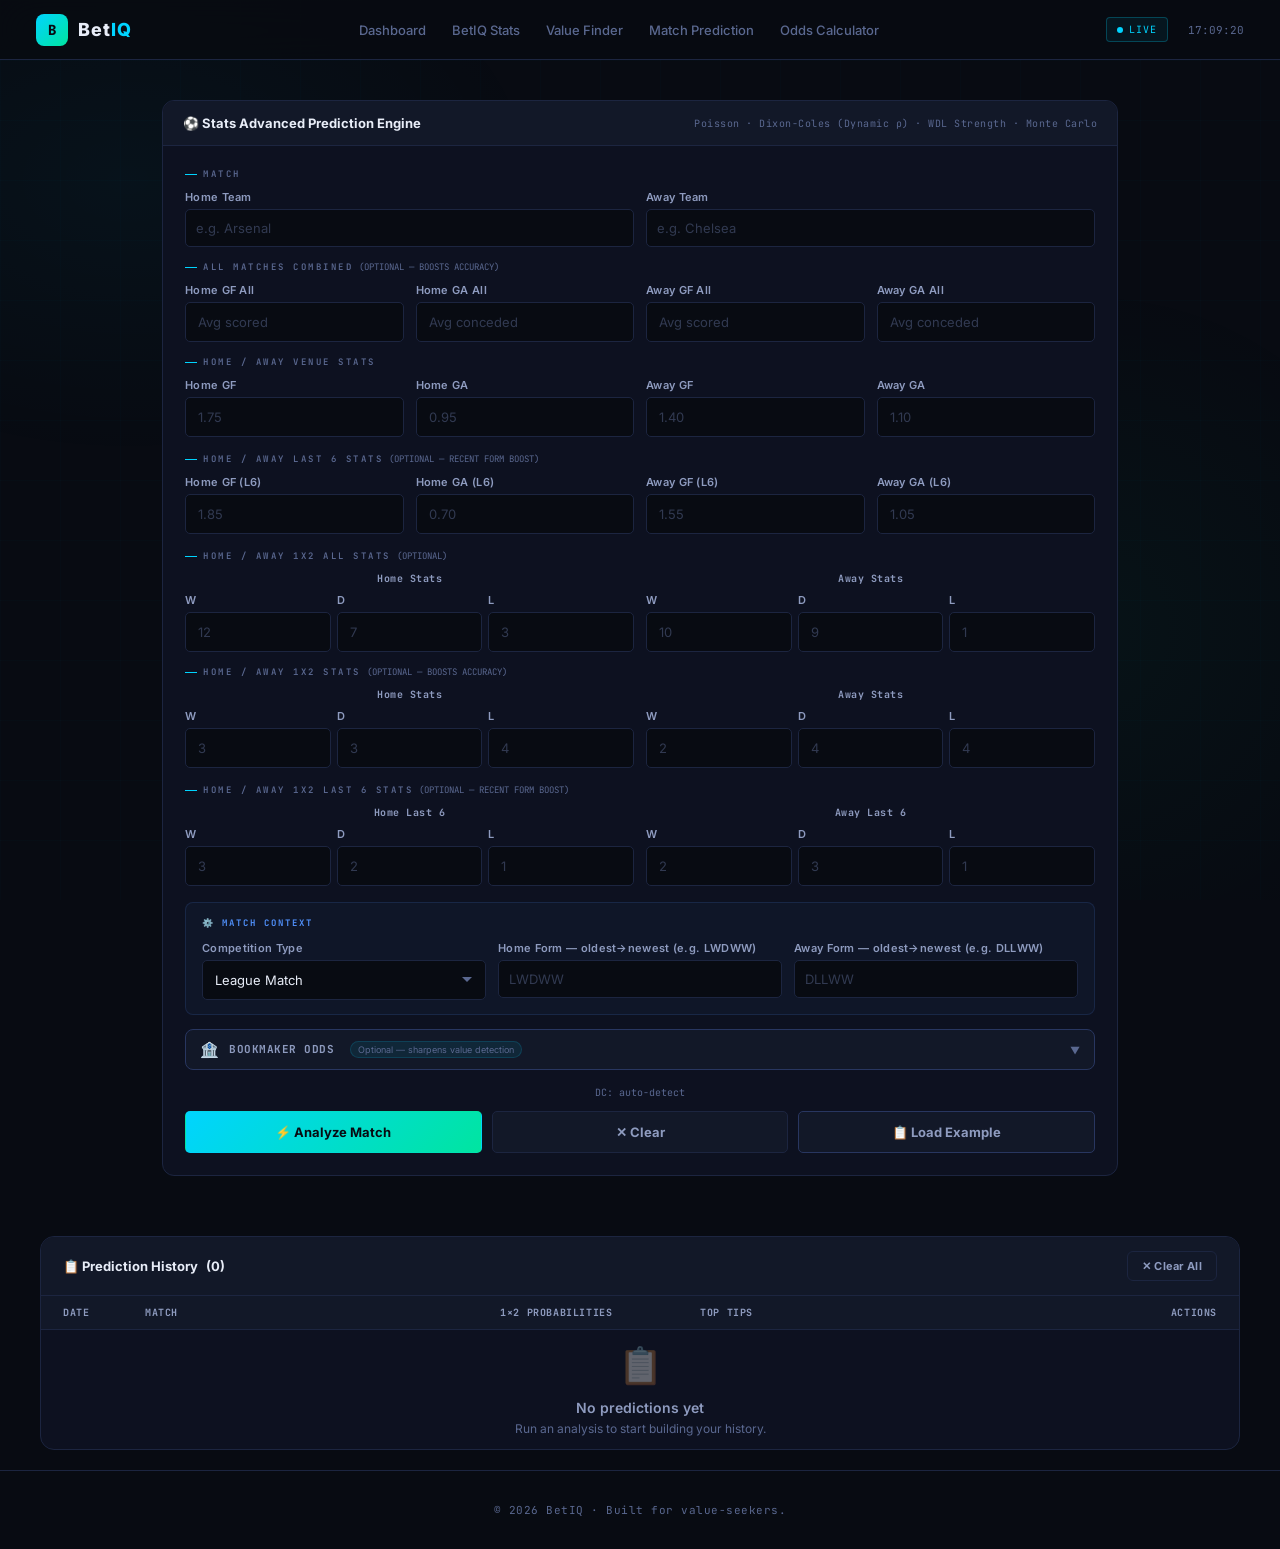
<file: betiq-stats - Copy.html>
<!DOCTYPE html>
<html lang="en">
<head>
<meta charset="UTF-8">
<meta name="viewport" content="width=device-width, initial-scale=1.0">
<title>BetIQ - Stats Based Football Predictor</title>
<link href="https://fonts.googleapis.com/css2?family=Inter:wght@400;500;600;700;800&family=JetBrains+Mono:wght@400;500;600;700&display=swap" rel="stylesheet">
<link rel="stylesheet" href="styles.css">
<style>
/* ── Bookmaker Odds Panel ─────────────────────────────── */
.bk-section{border:1px solid var(--border2);border-radius:var(--radius);margin-bottom:16px;overflow:hidden;background:var(--surface2);}
.bk-header{display:flex;align-items:center;gap:10px;padding:10px 14px;cursor:pointer;user-select:none;transition:background .15s;}
.bk-header:hover{background:var(--surface3);}
.bk-icon{font-size:15px;}
.bk-title{flex:1;font-size:11px;font-weight:700;color:var(--muted2);font-family:'JetBrains Mono',monospace;letter-spacing:.5px;text-transform:uppercase;}
.bk-badge{display:inline-block;font-size:9px;font-weight:400;color:var(--muted);background:rgba(0,212,255,.08);border:1px solid rgba(0,212,255,.15);padding:2px 7px;border-radius:10px;margin-left:8px;letter-spacing:0;text-transform:none;font-family:'Inter',sans-serif;}
.bk-chevron{font-size:10px;color:var(--muted);transition:transform .2s;}
.bk-chevron.open{transform:rotate(180deg);}
.bk-body{padding:14px 14px 6px;border-top:1px solid var(--border);}
.bk-note{font-size:11px;color:var(--muted2);line-height:1.6;margin-bottom:14px;padding:8px 12px;background:rgba(0,212,255,.05);border-left:2px solid var(--cyan);border-radius:0 4px 4px 0;}

/* ── Edge Indicator (in results) ─────────────────────── */
.edge-badge{display:inline-flex;align-items:center;gap:4px;font-size:10px;font-weight:700;font-family:'JetBrains Mono',monospace;padding:3px 8px;border-radius:4px;letter-spacing:.3px;}
.edge-value{background:rgba(0,229,160,.12);color:var(--green);border:1px solid rgba(0,229,160,.3);}
.edge-slight{background:rgba(245,200,66,.10);color:var(--amber);border:1px solid rgba(245,200,66,.3);}
.edge-none{background:rgba(107,116,148,.10);color:var(--muted2);border:1px solid rgba(107,116,148,.3);}
.edge-against{background:rgba(255,77,109,.10);color:var(--red);border:1px solid rgba(255,77,109,.3);}

/* ── Bk comparison card ──────────────────────────────── */
.bk-cmp-grid{display:grid;grid-template-columns:repeat(auto-fill,minmax(170px,1fr));gap:8px;margin-top:10px;}
.bk-cmp-item{background:var(--surface2);border:1px solid var(--border);border-radius:var(--radius-sm);padding:10px 12px;}
.bk-cmp-label{font-size:10px;font-weight:700;color:var(--muted2);font-family:'JetBrains Mono',monospace;letter-spacing:.5px;margin-bottom:6px;}
.bk-cmp-row{display:flex;justify-content:space-between;align-items:center;font-size:11px;margin-bottom:3px;}
.bk-cmp-key{color:var(--muted);}
.bk-cmp-val{font-weight:600;font-family:'JetBrains Mono',monospace;}
.bk-vig{font-size:10px;color:var(--muted);margin-top:4px;padding-top:4px;border-top:1px solid var(--border);}

/* ── Edge in pick cards ──────────────────────────────── */
.pick-edge{margin-top:5px;display:flex;align-items:center;gap:6px;flex-wrap:wrap;}
</style>
</head>
<body>
<div class="app">

  <div id="header"></div>

  <div class="app-body">
  <main class="main">
    <div class="stack">
      <div class="panel">
        <div class="panel-hd">
          <div class="panel-title">⚽ Stats Advanced Prediction Engine</div>
          <div class="panel-sub">Poisson · Dixon-Coles (Dynamic ρ) · WDL Strength · Monte Carlo</div>
        </div>
        <div class="panel-bd">

          <!-- TEAM NAMES -->
          <div class="slabel">Match</div>
          <div class="g2" style="margin-bottom:14px">
            <div class="field"><label>Home Team</label><input id="homeTeam" type="text" placeholder="e.g. Arsenal"></div>
            <div class="field"><label>Away Team</label><input id="awayTeam" type="text" placeholder="e.g. Chelsea"></div>
          </div>

          <!-- CORE STATS -->
          <div class="slabel">All Matches Combined <span style="color:var(--muted);font-weight:400;font-size:9px;letter-spacing:0">(optional — boosts accuracy)</span></div>
          <div class="g4" style="margin-bottom:14px">
            <div class="field"><label>Home GF All</label><input id="homeGFAll" type="number" step="0.01" placeholder="Avg scored"></div>
            <div class="field"><label>Home GA All</label><input id="homeGAAll" type="number" step="0.01" placeholder="Avg conceded"></div>
            <div class="field"><label>Away GF All</label><input id="awayGFAll" type="number" step="0.01" placeholder="Avg scored"></div>
            <div class="field"><label>Away GA All</label><input id="awayGAAll" type="number" step="0.01" placeholder="Avg conceded"></div>
          </div>

          <div class="slabel">Home / Away Venue Stats</div>
          <div class="g4" style="margin-bottom:16px">
            <div class="field"><label>Home GF</label><input id="homeGF" type="number" step="0.01" placeholder="1.75"></div>
            <div class="field"><label>Home GA</label><input id="homeGA" type="number" step="0.01" placeholder="0.95"></div>
            <div class="field"><label>Away GF</label><input id="awayGF" type="number" step="0.01" placeholder="1.40"></div>
            <div class="field"><label>Away GA</label><input id="awayGA" type="number" step="0.01" placeholder="1.10"></div>
          </div>

          <!-- HOME/AWAY LAST 6 GF/GA STATS -->
          <div class="slabel">Home / Away Last 6 Stats <span style="color:var(--muted);font-weight:400;font-size:9px;letter-spacing:0">(optional — recent form boost)</span></div>
          <div class="g4" style="margin-bottom:16px">
            <div class="field"><label>Home GF (L6)</label><input id="homeGFL6" type="number" step="0.01" placeholder="1.85"></div>
            <div class="field"><label>Home GA (L6)</label><input id="homeGAL6" type="number" step="0.01" placeholder="0.70"></div>
            <div class="field"><label>Away GF (L6)</label><input id="awayGFL6" type="number" step="0.01" placeholder="1.55"></div>
            <div class="field"><label>Away GA (L6)</label><input id="awayGAL6" type="number" step="0.01" placeholder="1.05"></div>
          </div>

          <!-- HOME/AWAY 1x2 STATS -->
          <div class="slabel">Home / Away 1x2 All Stats <span style="color:var(--muted);font-weight:400;font-size:9px;letter-spacing:0">(optional)</span></div>
          <div style="display:grid;grid-template-columns:1fr 1fr;gap:12px;margin-bottom:14px">
            <div>
              <div style="font-size:10px;font-weight:700;color:var(--muted2);margin-bottom:8px;font-family:'JetBrains Mono',monospace;letter-spacing:0.5px;text-align:center">Home Stats</div>
              <div style="display:grid;grid-template-columns:1fr 1fr 1fr;gap:6px">
                <div class="field"><label>W</label><input id="homeWAll" type="number" min="0" placeholder="12"></div>
                <div class="field"><label>D</label><input id="homeDAll" type="number" min="0" placeholder="7"></div>
                <div class="field"><label>L</label><input id="homeLAll" type="number" min="0" placeholder="3"></div>
              </div>
            </div>
            <div>
              <div style="font-size:10px;font-weight:700;color:var(--muted2);margin-bottom:8px;font-family:'JetBrains Mono',monospace;letter-spacing:0.5px;text-align:center">Away Stats</div>
              <div style="display:grid;grid-template-columns:1fr 1fr 1fr;gap:6px">
                <div class="field"><label>W</label><input id="awayWAll" type="number" min="0" placeholder="10"></div>
                <div class="field"><label>D</label><input id="awayDAll" type="number" min="0" placeholder="9"></div>
                <div class="field"><label>L</label><input id="awayLAll" type="number" min="0" placeholder="1"></div>
              </div>
            </div>
          </div>

          <div class="slabel">Home / Away 1x2 Stats <span style="color:var(--muted);font-weight:400;font-size:9px;letter-spacing:0">(optional — boosts accuracy)</span></div>
          <div style="display:grid;grid-template-columns:1fr 1fr;gap:12px;margin-bottom:16px">
            <div>
              <div style="font-size:10px;font-weight:700;color:var(--muted2);margin-bottom:8px;font-family:'JetBrains Mono',monospace;letter-spacing:0.5px;text-align:center">Home Stats</div>
              <div style="display:grid;grid-template-columns:1fr 1fr 1fr;gap:6px">
                <div class="field"><label>W</label><input id="homeW" type="number" min="0" placeholder="3"></div>
                <div class="field"><label>D</label><input id="homeD" type="number" min="0" placeholder="3"></div>
                <div class="field"><label>L</label><input id="homeL" type="number" min="0" placeholder="4"></div>
              </div>
            </div>
            <div>
              <div style="font-size:10px;font-weight:700;color:var(--muted2);margin-bottom:8px;font-family:'JetBrains Mono',monospace;letter-spacing:0.5px;text-align:center">Away Stats</div>
              <div style="display:grid;grid-template-columns:1fr 1fr 1fr;gap:6px">
                <div class="field"><label>W</label><input id="awayW" type="number" min="0" placeholder="2"></div>
                <div class="field"><label>D</label><input id="awayD" type="number" min="0" placeholder="4"></div>
              <div class="field"><label>L</label><input id="awayL" type="number" min="0" placeholder="4"></div>
            </div>
          </div>
          </div>

          <!-- HOME/AWAY LAST 6 1x2 STATS -->
          <div class="slabel">Home / Away 1x2 Last 6 Stats <span style="color:var(--muted);font-weight:400;font-size:9px;letter-spacing:0">(optional — recent form boost)</span></div>
          <div style="display:grid;grid-template-columns:1fr 1fr;gap:12px;margin-bottom:16px">
            <div>
              <div style="font-size:10px;font-weight:700;color:var(--muted2);margin-bottom:8px;font-family:'JetBrains Mono',monospace;letter-spacing:0.5px;text-align:center">Home Last 6</div>
              <div style="display:grid;grid-template-columns:1fr 1fr 1fr;gap:6px">
                <div class="field"><label>W</label><input id="homeWL6" type="number" min="0" placeholder="3"></div>
                <div class="field"><label>D</label><input id="homeDL6" type="number" min="0" placeholder="2"></div>
                <div class="field"><label>L</label><input id="homeLL6" type="number" min="0" placeholder="1"></div>
              </div>
            </div>
            <div>
              <div style="font-size:10px;font-weight:700;color:var(--muted2);margin-bottom:8px;font-family:'JetBrains Mono',monospace;letter-spacing:0.5px;text-align:center">Away Last 6</div>
              <div style="display:grid;grid-template-columns:1fr 1fr 1fr;gap:6px">
                <div class="field"><label>W</label><input id="awayWL6" type="number" min="0" placeholder="2"></div>
                <div class="field"><label>D</label><input id="awayDL6" type="number" min="0" placeholder="3"></div>
                <div class="field"><label>L</label><input id="awayLL6" type="number" min="0" placeholder="1"></div>
              </div>
            </div>
          </div>

          <!-- MATCH CONTEXT -->
          <div class="sec sec-ctx">
            <div class="sec-title">⚙️ Match Context</div>
            <div class="g3">
              <div class="field"><label>Competition Type</label>
                <select id="compType">
                  <option value="league" selected>League Match</option>
                  <option value="cup">Cup Match</option>
                  <option value="playoff">Playoff / KO</option>
                  <option value="friendly">Friendly</option>
                </select>
              </div>
              <div class="field"><label>Home Form — oldest→newest (e.g. LWDWW)</label><input id="homeForm" type="text" placeholder="LWDWW" maxlength="10"></div>
              <div class="field"><label>Away Form — oldest→newest (e.g. DLLWW)</label><input id="awayForm" type="text" placeholder="DLLWW" maxlength="10"></div>
            </div>
          </div>

          <!-- BOOKMAKER ODDS (optional) -->
          <div class="bk-section" id="bkSection">
            <div class="bk-header" onclick="toggleBkOdds()" id="bkToggleBtn">
              <span class="bk-icon">🏦</span>
              <span class="bk-title">Bookmaker Odds <span class="bk-badge">Optional — sharpens value detection</span></span>
              <span class="bk-chevron" id="bkChevron">▼</span>
            </div>
            <div class="bk-body" id="bkBody" style="display:none">
              <div class="bk-note">Enter decimal odds from your bookmaker. The model will cross-reference implied probabilities with Poisson probs to detect edges and calibrate picks.</div>

              <div class="slabel">1X2 Odds <span style="color:var(--muted);font-weight:400;font-size:9px;letter-spacing:0">(decimal, e.g. 1.85 / 3.40 / 4.20)</span></div>
              <div class="g3" style="margin-bottom:14px">
                <div class="field"><label>Home Win (1)</label><input id="bkHome" type="number" step="0.01" min="1.01" placeholder="e.g. 1.85"></div>
                <div class="field"><label>Draw (X)</label><input id="bkDraw" type="number" step="0.01" min="1.01" placeholder="e.g. 3.40"></div>
                <div class="field"><label>Away Win (2)</label><input id="bkAway" type="number" step="0.01" min="1.01" placeholder="e.g. 4.20"></div>
              </div>

              <div class="slabel">Asian Handicap Odds <span style="color:var(--muted);font-weight:400;font-size:9px;letter-spacing:0">(decimal — negative = home gives goals)</span></div>
              <div style="display:grid;grid-template-columns:1fr 1fr 1fr;gap:8px;margin-bottom:4px">
                <div class="field"><label>AH Line (e.g. -0.5)</label><input id="bkAHLine" type="text" inputmode="decimal" placeholder="e.g. -0.5" maxlength="6"></div>
                <div class="field"><label>AH Home Odds</label><input id="bkAHHome" type="number" step="0.01" min="1.01" placeholder="e.g. 1.95"></div>
                <div class="field"><label>AH Away Odds</label><input id="bkAHAway" type="number" step="0.01" min="1.01" placeholder="e.g. 1.90"></div>
              </div>

              <div class="slabel">Over / Under Odds <span style="color:var(--muted);font-weight:400;font-size:9px;letter-spacing:0">(decimal)</span></div>
              <div style="display:grid;grid-template-columns:1fr 1fr 1fr;gap:8px;margin-bottom:14px">
                <div class="field"><label>Line (e.g. 2.5)</label><input id="bkOULine" type="text" inputmode="decimal" placeholder="e.g. 2.5" maxlength="6"></div>
                <div class="field"><label>Over Odds</label><input id="bkOver" type="number" step="0.01" min="1.01" placeholder="e.g. 1.90"></div>
                <div class="field"><label>Under Odds</label><input id="bkUnder" type="number" step="0.01" min="1.01" placeholder="e.g. 1.95"></div>
              </div>

            </div>
          </div>

           <div id="dcIndicator" style="font-size:10px;color:var(--muted);font-family:'JetBrains Mono',monospace;margin-bottom:12px;text-align:center">
             <span style="color:var(--muted)">DC: auto-detect</span>
           </div>
           <div class="err-box" id="errBox"></div>
           <div class="btn-group">
            <button class="btn btn-primary" onclick="runAnalysis()" title="Ctrl+Enter">⚡ Analyze Match</button>
            <button class="btn btn-secondary" onclick="clearAll()">✕ Clear</button>
            <button class="btn btn-secondary btn-outline" onclick="loadExample()">📋 Load Example</button>
          </div>
          <div id="results" style="display:none;margin-top:28px"></div>

        </div>
      </div>
    </div>
  </main>
  
  <!-- HISTORY -->
  <div class="history-wrap">
    <div class="hist-panel">
      <div class="panel-hd">
        <div class="panel-title">📋 Prediction History <span class="hist-count" id="histCount">(0)</span></div>
        <button class="h-btn h-btn-clear" onclick="clearHistory()" title="Clear all history">✕ Clear All</button>
      </div>
      <div class="hist-table-wrap">
        <table class="htbl">
          <thead>
            <tr>
              <th style="text-align:left;width:90px">Date</th>
              <th style="text-align:left">Match</th>
              <th style="text-align:left;width:200px">1×2 Probabilities</th>
              <th style="text-align:left">Top Tips</th>
              <th style="text-align:center;width:80px">Actions</th>
            </tr>
          </thead>
          <tbody id="historyBody"></tbody>
        </table>
      </div>
    </div>
  </div>
  
  </div>
</div>

  <div id="footer"></div>

<script src="footer.js"></script>
<script>
(function(){
'use strict';
const $ = id => document.getElementById(id);
const fp = p => (p * 100).toFixed(1) + '%';
const fo = p => (p > 0.001 ? (1/p).toFixed(2) : '—');
const MAX = 15;

// ══════════════════════════════════════════════════════════════
//  BOOKMAKER ODDS — Input helpers & math
// ══════════════════════════════════════════════════════════════
window.toggleBkOdds = function(){
  const body = $('bkBody'), chev = $('bkChevron');
  const isOpen = body.style.display !== 'none';
  body.style.display = isOpen ? 'none' : 'block';
  chev.classList.toggle('open', !isOpen);
};

/** Read a decimal odds input. Returns null if empty/invalid. */
function getOdds(id){
  const el = $(id); if(!el || el.value === '') return null;
  const v = parseFloat(el.value);
  if(isNaN(v) || v < 1.01){ el.classList.add('err'); el.classList.remove('ok'); return null; }
  el.classList.remove('err'); el.classList.add('ok'); return v;
}

/**
 * Parse all bookmaker odds from the UI.
 * Returns null if no odds were entered at all.
 * Returns an object with any subset of { h, d, a, ouLine, over, under, ahLine, ahHome, ahAway }.
 */
function getBkOdds(){
  const bkHome = getOdds('bkHome'), bkDraw = getOdds('bkDraw'), bkAway = getOdds('bkAway');
  const bkOver = getOdds('bkOver'), bkUnder = getOdds('bkUnder');
  const bkAHHome = getOdds('bkAHHome'), bkAHAway = getOdds('bkAHAway');
  const ouLineEl = $('bkOULine'), ahLineEl = $('bkAHLine');

  const has1x2 = bkHome !== null || bkDraw !== null || bkAway !== null;
  const hasOU  = bkOver  !== null || bkUnder !== null;
  const hasAH  = bkAHHome !== null || bkAHAway !== null;

  if(!has1x2 && !hasOU && !hasAH) return null;

  const result = {};
  if(bkHome !== null) result.h = bkHome;
  if(bkDraw !== null) result.d = bkDraw;
  if(bkAway !== null) result.a = bkAway;
  if(hasOU){
    const ouVal = ouLineEl ? ouLineEl.value.trim() : '';
    result.ouLine = ouVal !== '' ? parseFloat(ouVal) : 2.5;
    if(isNaN(result.ouLine)) result.ouLine = 2.5;
    if(bkOver !== null)  result.over  = bkOver;
    if(bkUnder !== null) result.under = bkUnder;
  }
  if(hasAH){
    const ahVal = ahLineEl ? ahLineEl.value.trim() : '';
    result.ahLine = ahVal !== '' ? parseFloat(ahVal) : 0;
    if(isNaN(result.ahLine)) result.ahLine = 0;
    if(bkAHHome !== null) result.ahHome = bkAHHome;
    if(bkAHAway !== null) result.ahAway = bkAHAway;
  }
  return result;
}

/**
 * Convert a set of decimal odds to vig-free implied probabilities.
 * odds: array of decimal odds values (parallel to keys).
 * Returns array of vig-removed probabilities (sum ~= 1.0).
 */
function vigFreeProbs(oddsArr){
  const raw = oddsArr.map(o => 1 / o);
  const vig = raw.reduce((s, v) => s + v, 0);
  return { probs: raw.map(r => r / vig), vig: vig - 1 };
}

/**
 * Compute edge: modelProb vs bookmakerProb (vig-free).
 * Returns { edge: number (positive = value), label, bkProb }.
 */
function computeEdge(modelProb, bkDecimalOdds, allBkOddsArr){
  if(bkDecimalOdds == null || allBkOddsArr.some(o => o == null)) return null;
  const { probs } = vigFreeProbs(allBkOddsArr);
  // Find which index corresponds to bkDecimalOdds
  const idx = allBkOddsArr.indexOf(bkDecimalOdds);
  const bkProb = probs[idx];
  const edge = modelProb - bkProb; // positive = model thinks it's more likely than bk implies
  return { edge, bkProb, bkOdds: bkDecimalOdds };
}

/**
 * Blend model probability with bookmaker vig-free probability.
 * Weight: if data quality is high, trust model more; if bk odds present,
 * use them as a calibration signal.
 * blendFactor: how much weight to give bk (0 = ignore, 1 = full bk).
 */
function blendWithBk(modelProb, bkProb, dqScore){
  if(bkProb == null) return modelProb;
  // Higher data quality → model gets more weight (0.6–0.75), bk gets less (0.25–0.40)
  const dqW = 0.60 + (dqScore / 100) * 0.15; // 0.60 at dq=0, 0.75 at dq=100
  return modelProb * dqW + bkProb * (1 - dqW);
}

/** Build a full bkOdds analysis object for display and use in tips */
function analyzeBkOdds(bkOdds, prbs, btts, mat, dqScore){
  if(!bkOdds) return null;
  const result = { items: [], vig1x2: null, vigOU: null, vigAH: null };

  // 1x2
  if(bkOdds.h != null && bkOdds.d != null && bkOdds.a != null){
    const { probs, vig } = vigFreeProbs([bkOdds.h, bkOdds.d, bkOdds.a]);
    result.vig1x2 = vig;
    const bkPH = probs[0], bkPD = probs[1], bkPA = probs[2];
    const blendH = blendWithBk(prbs.h, bkPH, dqScore);
    const blendD = blendWithBk(prbs.d, bkPD, dqScore);
    const blendA = blendWithBk(prbs.a, bkPA, dqScore);
    result.items.push({ market:'Home Win', cat:'1X2', modelProb:prbs.h, bkProb:bkPH, bkOdds:bkOdds.h, blendedProb:blendH, edge:prbs.h - bkPH });
    result.items.push({ market:'Draw',     cat:'1X2', modelProb:prbs.d, bkProb:bkPD, bkOdds:bkOdds.d, blendedProb:blendD, edge:prbs.d - bkPD });
    result.items.push({ market:'Away Win', cat:'1X2', modelProb:prbs.a, bkProb:bkPA, bkOdds:bkOdds.a, blendedProb:blendA, edge:prbs.a - bkPA });
    result.blend1x2 = { h: blendH, d: blendD, a: blendA };
  }

  // O/U
  if(bkOdds.over != null || bkOdds.under != null){
    const line = bkOdds.ouLine || 2.5;
    const modelOU = calcOU(mat, line);
    if(bkOdds.over != null && bkOdds.under != null){
      const { probs, vig } = vigFreeProbs([bkOdds.over, bkOdds.under]);
      result.vigOU = vig;
      const bkOver = probs[0], bkUnder = probs[1];
      result.items.push({ market:'Over '+line, cat:'O/U', modelProb:modelOU.over, bkProb:bkOver, bkOdds:bkOdds.over, blendedProb:blendWithBk(modelOU.over, bkOver, dqScore), edge:modelOU.over - bkOver, ouLine:line });
      result.items.push({ market:'Under '+line, cat:'O/U', modelProb:modelOU.under, bkProb:bkUnder, bkOdds:bkOdds.under, blendedProb:blendWithBk(modelOU.under, bkUnder, dqScore), edge:modelOU.under - bkUnder, ouLine:line });
    } else if(bkOdds.over != null){
      result.items.push({ market:'Over '+line, cat:'O/U', modelProb:modelOU.over, bkProb:null, bkOdds:bkOdds.over, blendedProb:modelOU.over, edge:null, ouLine:line });
    } else {
      result.items.push({ market:'Under '+line, cat:'O/U', modelProb:modelOU.under, bkProb:null, bkOdds:bkOdds.under, blendedProb:modelOU.under, edge:null, ouLine:line });
    }
  }

  // AH
  if(bkOdds.ahHome != null || bkOdds.ahAway != null){
    const ahLine = bkOdds.ahLine !== undefined ? bkOdds.ahLine : 0;
    const modelAH = calcAHCover(mat, ahLine);
    if(bkOdds.ahHome != null && bkOdds.ahAway != null){
      const { probs, vig } = vigFreeProbs([bkOdds.ahHome, bkOdds.ahAway]);
      result.vigAH = vig;
      const bkAHH = probs[0], bkAHA = probs[1];
      const ahLineLabel = ahLine === 0 ? '0' : (ahLine < 0 ? '−' : '+') + Math.abs(ahLine).toFixed(1);
      const ahLineLabelA = ahLine === 0 ? '0' : (ahLine < 0 ? '+' : '−') + Math.abs(ahLine).toFixed(1);
      result.items.push({ market:'AH Home '+ahLineLabel, cat:'AH', modelProb:modelAH.home, bkProb:bkAHH, bkOdds:bkOdds.ahHome, blendedProb:blendWithBk(modelAH.home, bkAHH, dqScore), edge:modelAH.home - bkAHH, ahThreshold:ahLine, ahSide:'home' });
      result.items.push({ market:'AH Away '+ahLineLabelA, cat:'AH', modelProb:modelAH.away, bkProb:bkAHA, bkOdds:bkOdds.ahAway, blendedProb:blendWithBk(modelAH.away, bkAHA, dqScore), edge:modelAH.away - bkAHA, ahThreshold:ahLine, ahSide:'away' });
    }
  }

  return result;
}

/** Return edge badge HTML */
function edgeBadge(edge){
  if(edge === null || edge === undefined) return '';
  const pct = (edge * 100).toFixed(1);
  if(edge >= 0.05) return '<span class="edge-badge edge-value">▲ +'+pct+'% VALUE</span>';
  if(edge >= 0.02) return '<span class="edge-badge edge-slight">▲ +'+pct+'% slight edge</span>';
  if(edge >= -0.02) return '<span class="edge-badge edge-none">≈ '+pct+'% no edge</span>';
  return '<span class="edge-badge edge-against">▼ '+pct+'% against</span>';
}

/** Render the bookmaker comparison card for the Probs tab */
function renderBkCompCard(bkAnalysis){
  if(!bkAnalysis || bkAnalysis.items.length === 0) return '';
  let html = '<div class="card" style="margin-top:12px"><div class="card-title">🏦 Bookmaker Odds Analysis — Model vs Market</div>';
  html += '<div style="font-size:11px;color:var(--muted2);margin-bottom:12px;line-height:1.6">Vig-free implied probabilities extracted from bookmaker odds, then compared to model output. Positive edge (▲) = model rates outcome higher than market — potential value bet.</div>';
  html += '<div style="overflow-x:auto"><table class="tbl" style="min-width:540px">';
  html += '<thead><tr><th style="text-align:left">Market</th><th>Model %</th><th>Bk Implied %</th><th>Fair Odds</th><th>Bk Odds</th><th>Edge</th><th>Blended %</th></tr></thead><tbody>';
  bkAnalysis.items.forEach(it => {
    const edgeVal = it.edge !== null ? it.edge : null;
    const edgePct = edgeVal !== null ? ((edgeVal > 0 ? '+' : '') + (edgeVal * 100).toFixed(1) + '%') : '—';
    const edgeColor = edgeVal === null ? 'var(--muted)' : edgeVal >= 0.05 ? 'var(--green)' : edgeVal >= 0.02 ? 'var(--amber)' : edgeVal >= -0.02 ? 'var(--muted2)' : 'var(--red)';
    html += '<tr>';
    html += '<td style="text-align:left;font-weight:700">'+it.market+'</td>';
    html += '<td style="color:var(--cyan)">'+fp(it.modelProb)+'</td>';
    html += '<td style="color:var(--muted2)">'+(it.bkProb !== null ? fp(it.bkProb) : '—')+'</td>';
    html += '<td style="font-family:\'JetBrains Mono\',monospace">'+fo(it.modelProb)+'</td>';
    html += '<td style="font-family:\'JetBrains Mono\',monospace;color:var(--amber)">'+it.bkOdds.toFixed(2)+'</td>';
    html += '<td style="font-weight:700;color:'+edgeColor+'">'+edgePct+'</td>';
    html += '<td style="color:var(--purple);font-weight:700">'+fp(it.blendedProb)+'</td>';
    html += '</tr>';
  });
  html += '</tbody></table></div>';

  // Vig summary
  const vigs = [];
  if(bkAnalysis.vig1x2 !== null) vigs.push('1X2 vig: '+((bkAnalysis.vig1x2)*100).toFixed(2)+'%');
  if(bkAnalysis.vigOU  !== null) vigs.push('O/U vig: '+((bkAnalysis.vigOU)*100).toFixed(2)+'%');
  if(bkAnalysis.vigAH  !== null) vigs.push('AH vig: '+((bkAnalysis.vigAH)*100).toFixed(2)+'%');
  if(vigs.length > 0) html += '<div class="bk-vig" style="margin-top:8px;font-size:10px;color:var(--muted);font-family:\'JetBrains Mono\',monospace">📊 Overround — '+vigs.join(' · ')+'</div>';
  html += '<div class="note" style="margin-top:8px">Blended % = model probability weighted by data quality (60–75%) fused with bookmaker vig-free probability. Use blended figure for final stake decisions.</div>';
  html += '</div>';
  return html;
}

// Store bk analysis globally for reuse in tips
window._lastBkAnalysis = null;

// ── Prediction History (localStorage) ─────────────────────────
const MAX_HISTORY=20;
const STORAGE_KEY='betiqpro_history_betiq_stats';

function loadHistoryFromStorage(){
  try{
    const raw=localStorage.getItem(STORAGE_KEY);
    return raw?JSON.parse(raw):[];
  }catch(e){ return []; }
}

function saveHistoryToStorage(){
  try{
    localStorage.setItem(STORAGE_KEY,JSON.stringify(window._predictionHistory));
  }catch(e){ console.warn('Could not save history:',e); }
}

window._predictionHistory=loadHistoryFromStorage();
renderHistory();

function renderHistory(){
  const el=$('historyBody'),cnt=$('histCount');
  if(!el) return;
  const h=window._predictionHistory;
  if(cnt) cnt.textContent='('+h.length+')';
  if(h.length===0){
    el.innerHTML='<tr><td colspan="5" class="h-empty" style="text-align:center"><div class="h-empty-icon">📋</div><div class="h-empty-txt">No predictions yet</div><div class="h-empty-sub">Run an analysis to start building your history.</div></td></tr>';
    return;
  }
  let html='';
  for(let i=h.length-1;i>=0;i--){
    const e=h[i];
    const idx=h.length-1-i;
    const hasTips=e.unifiedTips&&e.unifiedTips.length>0;
    let tipsHtml;
    if(hasTips){
      tipsHtml=e.unifiedTips.slice(0,4).map(t=>'<span class="h-tip">'+escHtml(t.market)+'&nbsp;<span style="color:var(--cyan)">'+fp(t.prob)+'</span></span>').join('');
    } else {
      tipsHtml='<span style="color:var(--muted);font-size:11px;font-family:\'JetBrains Mono\',monospace">— run Unified Tips</span>';
    }
    html+='<tr>';
    html+='<td><span class="h-date">'+e.date+'</span></td>';
    html+='<td><span class="h-match">'+escHtml(e.homeTeam)+'<span class="vs">vs</span>'+escHtml(e.awayTeam)+'</span></td>';
    html+='<td><div class="h-probs"><span class="h-prob h">H&nbsp;'+fp(e.prbs.h)+'</span><span class="h-prob d">D&nbsp;'+fp(e.prbs.d)+'</span><span class="h-prob a">A&nbsp;'+fp(e.prbs.a)+'</span></div></td>';
    html+='<td><div class="h-tips">'+tipsHtml+'</div></td>';
    html+='<td><div class="h-actions">'+
      '<span class="h-btn reload" onclick="reloadEntry('+idx+')" title="Re-run this match">↻</span>'+
      '<span class="h-btn delete" onclick="deleteEntry('+idx+')" title="Delete">✕</span>'+
    '</div></td>';
    html+='</tr>';
  }
  el.innerHTML=html;
}

window.clearHistory=function(){
  window._predictionHistory=[];
  saveHistoryToStorage();
  renderHistory();
};

window.deleteEntry=function(idx){
  const h=window._predictionHistory;
  const realIdx=h.length-1-idx;
  if(realIdx>=0&&realIdx<h.length) h.splice(realIdx,1);
  saveHistoryToStorage();
  renderHistory();
};

window.reloadEntry=function(idx){
  const h=window._predictionHistory;
  const realIdx=h.length-1-idx;
  const e=h[realIdx];
  if(!e||!e.inputs) return;
  const inp=e.inputs;
  const set=(id,val)=>{const el=$(id);if(el)el.value=val;};
  set('homeTeam',inp.homeTeam||'');set('awayTeam',inp.awayTeam||'');
  set('homeGF',inp.homeGF||'');set('homeGA',inp.homeGA||'');
  set('awayGF',inp.awayGF||'');set('awayGA',inp.awayGA||'');
  set('homeGFAll',inp.homeGFAll||'');set('homeGAAll',inp.homeGAAll||'');
  set('awayGFAll',inp.awayGFAll||'');set('awayGAAll',inp.awayGAAll||'');
  set('homeW',inp.homeW||'');set('homeD',inp.homeD||'');set('homeL',inp.homeL||'');
  set('awayW',inp.awayW||'');set('awayD',inp.awayD||'');set('awayL',inp.awayL||'');
  set('homeWAll',inp.homeWAll||'');set('homeDAll',inp.homeDAll||'');set('homeLAll',inp.homeLAll||'');
  set('awayWAll',inp.awayWAll||'');set('awayDAll',inp.awayDAll||'');set('awayLAll',inp.awayLAll||'');
  set('homeGFL6',inp.homeGFL6||'');set('homeGAL6',inp.homeGAL6||'');
  set('awayGFL6',inp.awayGFL6||'');set('awayGAL6',inp.awayGAL6||'');
  set('homeWL6',inp.homeWL6||'');set('homeDL6',inp.homeDL6||'');set('homeLL6',inp.homeLL6||'');
  set('awayWL6',inp.awayWL6||'');set('awayDL6',inp.awayDL6||'');set('awayLL6',inp.awayLL6||'');
  set('homeForm',inp.homeForm||'');set('awayForm',inp.awayForm||'');
  set('compType',inp.compType||'league');
  // Restore bookmaker odds if saved
  set('bkHome',inp.bkHome||'');set('bkDraw',inp.bkDraw||'');set('bkAway',inp.bkAway||'');
  set('bkOULine',inp.bkOULine||'');set('bkOver',inp.bkOver||'');set('bkUnder',inp.bkUnder||'');
  set('bkAHLine',inp.bkAHLine||'');set('bkAHHome',inp.bkAHHome||'');set('bkAHAway',inp.bkAHAway||'');
  // Open bk panel if any bk value was restored
  const hasSavedBk=['bkHome','bkDraw','bkAway','bkOver','bkUnder','bkAHHome','bkAHAway'].some(k=>inp[k]);
  if(hasSavedBk){
    const bkBody=$('bkBody'),bkChev=$('bkChevron');
    if(bkBody&&bkBody.style.display==='none'){bkBody.style.display='block';if(bkChev)bkChev.classList.add('open');}
  }
  $('results').style.display='none';
  window.runAnalysis();
};

function escHtml(s){ const d=document.createElement('div'); d.textContent=s||''; return d.innerHTML; }

// ── Input helpers ──────────────────────────────────────────────
function getNum(id){
  const el=$(id); if(!el||el.value===''||el.value===null) return null;
  const v=parseFloat(el.value);
  if(isNaN(v)||v<0){el.classList.add('err');el.classList.remove('ok');return null;}
  el.classList.remove('err');el.classList.add('ok');return v;
}
function hv(v){ return v!==null&&v!==undefined; }
function getStr(id){ const el=$(id);return el?el.value.trim():''; }
function getInt(id){
  const el=$(id); if(!el||el.value===''||el.value===null) return null;
  const v=parseInt(el.value,10);
  if(isNaN(v)||v<0){el.classList.add('err');el.classList.remove('ok');return null;}
  el.classList.remove('err');el.classList.add('ok');return v;
}

document.querySelectorAll('.field input').forEach(inp=>{
  inp.addEventListener('blur',function(){
    if(this.value===''){this.classList.remove('err','ok');return;}
    if(this.type==='number'){
      const v=parseFloat(this.value);
      if(isNaN(v)||v<0)this.classList.add('err'),this.classList.remove('ok');
      else this.classList.remove('err'),this.classList.add('ok');
    }
  });
  inp.addEventListener('input',function(){
    if(this.id==='homeForm'||this.id==='awayForm') this.value=this.value.toUpperCase().replace(/[^WDLP]/g,'');
  });
});

// ── Bk line inputs: allow digits, one leading minus, one dot ──
['bkOULine','bkAHLine'].forEach(id=>{
  const el=$(id); if(!el) return;
  el.addEventListener('keydown',function(e){
    // Allow: backspace, delete, tab, escape, arrows, home, end
    if([8,9,27,35,36,37,38,39,40,46].includes(e.keyCode)) return;
    // Allow Ctrl/Cmd shortcuts
    if((e.ctrlKey||e.metaKey)&&['a','c','v','x'].includes(e.key)) return;
    // Allow minus only at position 0 and only if not already present
    if(e.key==='-'&&this.selectionStart===0&&!this.value.includes('-')) return;
    // Allow plus only at position 0 and only if no sign present
    if(e.key==='+'&&this.selectionStart===0&&!this.value.includes('-')&&!this.value.includes('+')) return;
    // Allow one dot
    if(e.key==='.'&&!this.value.includes('.')) return;
    // Allow 0-9
    if(e.key>='0'&&e.key<='9') return;
    e.preventDefault();
  });
  el.addEventListener('input',function(){
    // Strip anything not a digit, dot, leading minus, or leading plus
    let v=this.value;
    // Keep only: optional leading sign (+/-), digits, one dot
    const pos=v.startsWith('+');
    const neg=v.startsWith('-');
    let body=v.replace(/[^0-9.]/g,'');
    // Only one dot allowed
    const parts=body.split('.');
    if(parts.length>2) body=parts[0]+'.'+parts.slice(1).join('');
    this.value=(pos?'+':neg?'-':'')+body;
    // Validation highlight
    if(this.value===''||this.value==='+'||this.value==='-'){this.classList.remove('err','ok');return;}
    const n=parseFloat(this.value);
    if(isNaN(n)){this.classList.add('err');this.classList.remove('ok');}
    else{this.classList.remove('err');this.classList.add('ok');}
  });
  el.addEventListener('blur',function(){
    if(this.value===''||this.value==='+'||this.value==='-'){this.classList.remove('err','ok');return;}
    const n=parseFloat(this.value);
    if(isNaN(n)){this.classList.add('err');this.classList.remove('ok');}
    else{this.classList.remove('err');this.classList.add('ok');}
  });
});

// ══════════════════════════════════════════════════════════════
//  MATH CORE
// ══════════════════════════════════════════════════════════════
function poisson(lam,k){
  if(lam<=0) return k===0?1:0;
  let logP=-lam+k*Math.log(lam);
  for(let i=1;i<=k;i++) logP-=Math.log(i);
  return Math.exp(logP);
}

function calcDynamicRho(lh,la){
  const total=lh+la;
  if(total<=0) return -0.13;
  const rho=-(0.08+0.04/total);
  return Math.max(-0.20,Math.min(-0.06,rho));
}

function dcCorrection(i,j,lH,lA,rho){
  if(i===0&&j===0) return 1-lH*lA*rho;
  if(i===0&&j===1) return 1+lH*rho;
  if(i===1&&j===0) return 1+lA*rho;
  if(i===1&&j===1) return 1-rho;
  return 1;
}

function buildMatrix(lh,la,useDC){
  const rho=useDC?calcDynamicRho(lh,la):0;
  const totalXG=lh+la;
  const corrRho=totalXG>3.0?Math.min(0.15,(totalXG-3.0)*0.05):0;
  const m=[];
  for(let i=0;i<=MAX;i++){
    m[i]=[];
    for(let j=0;j<=MAX;j++){
      let p=poisson(lh,i)*poisson(la,j);
      if(useDC) p*=dcCorrection(i,j,lh,la,rho);
      if(corrRho>0){
        const hD=i-lh,aD=j-la;
        p*=(hD*aD>0)?(1+corrRho):(1-corrRho*0.5);
      }
      m[i][j]=Math.max(0,p);
    }
  }
  let total=0;
  for(let i=0;i<=MAX;i++) for(let j=0;j<=MAX;j++) total+=m[i][j];
  if(total>0) for(let i=0;i<=MAX;i++) for(let j=0;j<=MAX;j++) m[i][j]/=total;
  return m;
}

function calc1x2(m){
  let h=0,d=0,a=0;
  for(let i=0;i<=MAX;i++) for(let j=0;j<=MAX;j++){
    if(i>j)h+=m[i][j]; else if(i===j)d+=m[i][j]; else a+=m[i][j];
  }
  const t=h+d+a;
  return{h:h/t,d:d/t,a:a/t};
}

function calcBTTS(m){
  let y=0;
  for(let i=1;i<=MAX;i++) for(let j=1;j<=MAX;j++) y+=m[i][j];
  return y;
}

function calcOU(m,line){
  let over=0,under=0;
  for(let i=0;i<=MAX;i++) for(let j=0;j<=MAX;j++){
    if(i+j>line)over+=m[i][j];
    else if(i+j<line)under+=m[i][j];
  }
  const t=over+under||1;
  return{over:over/t,under:under/t};
}

function calcAHCover(m,threshold){
  const t=-threshold;
  const fraction=((t%1)+1)%1;
  const isQB=Math.abs(fraction-0.25)<0.001||Math.abs(fraction-0.75)<0.001;
  if(isQB){
    const lower=t<0?Math.ceil(t*2)/2:Math.floor(t*2)/2;
    const upper=lower+(t<0?-0.5:0.5);
    const a=calcAHHalf(m,lower);
    const b=calcAHHalf(m,upper);
    return{home:(a.home+b.home)/2,away:(a.away+b.away)/2,push:0};
  }
  return calcAHHalf(m,t);
}

function calcAHHalf(m,threshold){
  let home=0,away=0,push=0;
  for(let i=0;i<=MAX;i++) for(let j=0;j<=MAX;j++){
    const p=m[i][j],diff=i-j;
    if(diff>threshold)home+=p;
    else if(diff<threshold)away+=p;
    else push+=p;
  }
  const tw=home+away||1;
  return{home:home/tw,away:away/tw,push};
}

function skellamPMF(mu1,mu2,k){
  const mu=mu1+mu2;
  const ratio=mu1/(mu2||0.01);
  const sqrtProd=2*Math.sqrt(mu1*mu2);
  const bessel=modifiedBesselI(Math.abs(k),sqrtProd);
  return Math.exp(-mu)*Math.pow(ratio,k/2)*bessel;
}
function modifiedBesselI(n,x){
  if(x===0)return n===0?1:0;
  let sum=0,term=1;const halfX=x/2;
  for(let k=0;k<50;k++){sum+=term;term*=(halfX*halfX)/((k+1)*(k+1+n));if(Math.abs(term)<1e-15)break;}
  return sum*Math.pow(halfX,n)/factorial(n);
}
function factorial(n){if(n<=1)return 1;let r=1;for(let i=2;i<=n;i++)r*=i;return r;}
function computeSkellam(mu1,mu2){
  const dist={};
  for(let k=-5;k<=5;k++)dist[k]=skellamPMF(mu1,mu2,k);
  let total=0;for(let k=-5;k<=5;k++)total+=dist[k];
  for(let k=-5;k<=5;k++)dist[k]/=total;
  return dist;
}
function computeCI(xg,w){return{low:+(xg-w).toFixed(2),high:+(xg+w).toFixed(2)};}

// ── Context helpers ────────────────────────────────────────────
function parseFormString(str){
  if(!str||str.length===0)return 1.0;
  const letters=str.toUpperCase().split('').filter(c=>'WDL'.includes(c)).slice(-5);
  if(letters.length===0)return 1.0;
  let pts=0;const maxPts=letters.length*3;
  letters.forEach((l,i)=>{
    // Recency weight: oldest=1.0x, newest=1.5x (linear ramp)
    const w=1+(i/(letters.length-1||1))*0.5;
    if(l==='W')pts+=3*w;
    else if(l==='D')pts+=1*w; // Draw = 1pt not 1.5 — draws signal stagnation, not strong form
  });
  // 0 pts => 0.82, full pts => 1.18  (wider range; neutral ~5-game PPG of 1.2 lands near 1.0)
  return 0.82+(pts/maxPts)*0.36;
}

function parseWDL(w,d,l){
  if(!hv(w)||!hv(d)||!hv(l)||w+d+l===0) return null;
  const ppg=(w*3+d*1)/(w+d+l);
  // League-average PPG ≈ 1.35 (3 pts available, average competitive league)
  // Map: 0 PPG => 0.75, 1.35 PPG => 1.0, 3.0 PPG => 1.25
  // Formula: 0.75 + (ppg/3)*0.5  gives 0.75 at 0, 0.9975 at 1.35, 1.25 at 3.0
  return 0.75+(ppg/3)*0.50;
}

function getHomeAdv(compType){
  const map={league:0.30,cup:0.18,playoff:0.22,friendly:0.08};
  return map[compType]!==undefined?map[compType]:0.30;
}

function compModifier(compType){
  const mods={league:{home:1.0,away:1.0},cup:{home:0.95,away:1.05},playoff:{home:1.02,away:0.98},friendly:{home:0.92,away:0.94}};
  return mods[compType]||mods.league;
}

// ── XG Computation ────────────────────────────────────────────
function computeXG(homeGF,homeGA,awayGF,awayGA,homeGFAll,homeGAAll,awayGFAll,awayGAAll){
  let splitCount=0,combinedCount=0;
  if(hv(homeGF))splitCount++;if(hv(homeGA))splitCount++;
  if(hv(awayGF))splitCount++;if(hv(awayGA))splitCount++;
  if(hv(homeGFAll))combinedCount++;if(hv(homeGAAll))combinedCount++;
  if(hv(awayGFAll))combinedCount++;if(hv(awayGAAll))combinedCount++;
  const hasSplit=splitCount>=2,hasCombined=combinedCount>=2;
  const compTypeVal=getStr('compType')||'league';
  const homeAdv=getHomeAdv(compTypeVal);
  const homeW=getInt('homeW'),homeD=getInt('homeD'),homeL=getInt('homeL');
  const awayW=getInt('awayW'),awayD=getInt('awayD'),awayL=getInt('awayL');
  const homeWAll=getInt('homeWAll'),homeDAll=getInt('homeDAll'),homeLAll=getInt('homeLAll');
  const awayWAll=getInt('awayWAll'),awayDAll=getInt('awayDAll'),awayLAll=getInt('awayLAll');
  const homeGFL6=getNum('homeGFL6'),homeGAL6=getNum('homeGAL6');
  const awayGFL6=getNum('awayGFL6'),awayGAL6=getNum('awayGAL6');
  const homeWL6=getInt('homeWL6'),homeDL6=getInt('homeDL6'),homeLL6=getInt('homeLL6');
  const awayWL6=getInt('awayWL6'),awayDL6=getInt('awayDL6'),awayLL6=getInt('awayLL6');
  const hasL6=hv(homeGFL6)||hv(homeGAL6)||hv(awayGFL6)||hv(awayGAL6);
  const hasL6WDL=hv(homeWL6)||hv(homeDL6)||hv(homeLL6)||hv(awayWL6)||hv(awayDL6)||hv(awayLL6);
  const leagueBase=1.35;
  let homeXG,awayXG,dataSource,confidence,
      homeAttackStr=1,homeDefenseStr=1,awayAttackStr=1,awayDefenseStr=1,
      homeAttackStrL6=null,homeDefenseStrL6=null,awayAttackStrL6=null,awayDefenseStrL6=null,
      dataQualityScore=0,ciWidth=0,statDivergenceWarning=false;
  if(hasL6){
    const hGF_L6=hv(homeGFL6)?homeGFL6:leagueBase;
    const hGA_L6=hv(homeGAL6)?homeGAL6:leagueBase;
    const aGF_L6=hv(awayGFL6)?awayGFL6:leagueBase;
    const aGA_L6=hv(awayGAL6)?awayGAL6:leagueBase;
    homeAttackStrL6=hGF_L6/leagueBase;homeDefenseStrL6=hGA_L6/leagueBase;
    awayAttackStrL6=aGF_L6/leagueBase;awayDefenseStrL6=aGA_L6/leagueBase;
  }

  if(hasSplit&&hasCombined){
    const hGF_s=hv(homeGF)?homeGF:homeGFAll*0.9,hGA_s=hv(homeGA)?homeGA:homeGAAll*1.05;
    const aGF_s=hv(awayGF)?awayGF:awayGFAll*0.85,aGA_s=hv(awayGA)?awayGA:awayGFAll*1.15;
    const leagueAvg=leagueBase;
    homeAttackStr=hGF_s/leagueAvg;awayDefenseStr=aGA_s/leagueAvg;
    awayAttackStr=aGF_s/leagueAvg;homeDefenseStr=hGA_s/leagueAvg;
    const cGF=hv(homeGFAll)?homeGFAll:hGF_s,cGA=hv(homeGAAll)?homeGAAll:hGA_s;
    const caGF=hv(awayGFAll)?awayGFAll:aGF_s,caGA=hv(awayGAAll)?awayGAAll:aGA_s;
    const hxS=leagueAvg*homeAttackStr*awayDefenseStr+homeAdv;
    const axS=leagueAvg*awayAttackStr*homeDefenseStr;
    const hxC=((cGF+caGA)/2)*1.08,axC=(caGF+cGA)/2;
    if(hasL6){
      const hxL6=leagueAvg*homeAttackStrL6*awayDefenseStrL6+homeAdv;
      const axL6=leagueAvg*awayAttackStrL6*homeDefenseStrL6;
      homeXG=hxS*0.35+hxC*0.20+hxL6*0.45;
      awayXG=axS*0.35+axC*0.20+axL6*0.45;
      dataSource='Split+Combined+L6 (35/20/45)';
    } else {
      homeXG=hxS*0.6+hxC*0.4;
      awayXG=axS*0.6+axC*0.4;
      dataSource='Split+Combined Fusion (60/40)';
    }
    confidence=splitCount===4&&combinedCount===4?'HIGH':'MEDIUM';
    const checks=[
      {a:hv(homeGF)?homeGF:null,b:hv(homeGFAll)?homeGFAll:null},
      {a:hv(homeGA)?homeGA:null,b:hv(homeGAAll)?homeGAAll:null},
      {a:hv(awayGF)?awayGF:null,b:hv(awayGFAll)?awayGFAll:null},
      {a:hv(awayGA)?awayGA:null,b:hv(awayGAAll)?awayGAAll:null},
      {a:hv(homeGFL6)?homeGFL6:null,b:hv(homeGF)?homeGF:null},
      {a:hv(homeGAL6)?homeGAL6:null,b:hv(homeGA)?homeGA:null},
      {a:hv(awayGFL6)?awayGFL6:null,b:hv(awayGF)?awayGF:null},
      {a:hv(awayGAL6)?awayGAL6:null,b:hv(awayGA)?awayGA:null},
      {a:hv(homeGFL6)?homeGFL6:null,b:hv(homeGFAll)?homeGFAll:null},
      {a:hv(homeGAL6)?homeGAL6:null,b:hv(homeGAAll)?homeGAAll:null},
      {a:hv(awayGFL6)?awayGFL6:null,b:hv(awayGFAll)?awayGFAll:null},
      {a:hv(awayGAL6)?awayGAL6:null,b:hv(awayGAAll)?awayGAAll:null},
    ];
    let penalty=0;
    checks.forEach(c=>{
      if(c.a!==null&&c.b!==null&&Math.abs(c.a-c.b)>0.5)penalty+=10;
    });
    penalty=Math.min(penalty,35);
    if(penalty>0)statDivergenceWarning=true;
    const fieldsFilled=splitCount+combinedCount;
    const baseScore=(fieldsFilled/8)*70;
    const consistencyBonus=(hasSplit&&hasCombined)?20:0;
    const homeFormStr=getStr('homeForm'),awayFormStr=getStr('awayForm');
    const formBonus=(homeFormStr.length>=3&&awayFormStr.length>=3)?5:0;
    const l6Bonus=(hasL6?3:0)+(hasL6WDL?3:0);
    dataQualityScore=Math.max(20,Math.min(100,Math.round(baseScore+consistencyBonus+formBonus+l6Bonus-penalty)));
  } else if(hasSplit){
    const hGF=hv(homeGF)?homeGF:leagueBase,hGA=hv(homeGA)?homeGA:leagueBase;
    const aGF=hv(awayGF)?awayGF:leagueBase,aGA=hv(awayGA)?awayGA:leagueBase;
    const leagueAvg=leagueBase;
    homeAttackStr=hGF/leagueAvg;awayDefenseStr=aGA/leagueAvg;
    awayAttackStr=aGF/leagueAvg;homeDefenseStr=hGA/leagueAvg;
    const hxS=leagueAvg*homeAttackStr*awayDefenseStr+homeAdv;
    const axS=leagueAvg*awayAttackStr*homeDefenseStr;
    if(hasL6){
      const hxL6=leagueAvg*homeAttackStrL6*awayDefenseStrL6+homeAdv;
      const axL6=leagueAvg*awayAttackStrL6*homeDefenseStrL6;
      homeXG=hxS*0.55+hxL6*0.45;
      awayXG=axS*0.55+axL6*0.45;
      dataSource=splitCount===4?'Split+L6 (55/45)':'Split+L6 partial';
    } else {
      homeXG=hxS;
      awayXG=axS;
      dataSource=splitCount===4?'Split Stats Only':'Split Stats (partial)';
    }
    confidence=splitCount===4?'HIGH':'MEDIUM';
    const fieldsFilled=splitCount+combinedCount;
    const homeFormStr=getStr('homeForm'),awayFormStr=getStr('awayForm');
    const formBonus=(homeFormStr.length>=3&&awayFormStr.length>=3)?5:0;
    const l6Bonus=(hasL6?5:0)+(hasL6WDL?3:0);
    dataQualityScore=Math.max(20,Math.min(100,Math.round((fieldsFilled/8)*70+formBonus+l6Bonus)));
  } else if(hasCombined){
    const hGF=hv(homeGFAll)?homeGFAll:leagueBase,hGA=hv(homeGAAll)?homeGAAll:leagueBase;
    const aGF=hv(awayGFAll)?awayGFAll:leagueBase,aGA=hv(awayGAAll)?awayGAAll:leagueBase;
    const leagueAvg=leagueBase;
    homeAttackStr=hGF/leagueAvg;awayDefenseStr=aGA/leagueAvg;
    awayAttackStr=aGF/leagueAvg;homeDefenseStr=hGA/leagueAvg;
    const hxC=leagueAvg*homeAttackStr*awayDefenseStr+homeAdv;
    const axC=leagueAvg*awayAttackStr*homeDefenseStr;
    if(hasL6){
      const hxL6=leagueAvg*homeAttackStrL6*awayDefenseStrL6+homeAdv;
      const axL6=leagueAvg*awayAttackStrL6*homeDefenseStrL6;
      homeXG=hxC*0.40+hxL6*0.60;
      awayXG=axC*0.40+axL6*0.60;
      dataSource=combinedCount===4?'Combined+L6 (40/60)':'Combined+L6 partial';
    } else {
      homeXG=hxC;
      awayXG=axC;
      dataSource=combinedCount===4?'Combined Stats Only':'Combined Stats (partial)';
    }
    confidence=combinedCount===4?'HIGH':'LOW';
    const fieldsFilled=splitCount+combinedCount;
    const l6Bonus=(hasL6?5:0)+(hasL6WDL?3:0);
    dataQualityScore=Math.max(20,Math.min(100,Math.round((fieldsFilled/8)*70+l6Bonus)));
  } else {
    if(hasL6&&homeAttackStrL6!==null&&awayAttackStrL6!==null){
      homeXG=leagueBase*homeAttackStrL6*awayDefenseStrL6+homeAdv;
      awayXG=leagueBase*awayAttackStrL6*homeDefenseStrL6;
      dataSource='Last 6 Only';confidence='LOW';
    } else {
      homeXG=leagueBase+homeAdv;awayXG=leagueBase;
      dataSource='League defaults';confidence='LOW';
    }
    dataQualityScore=20;
  }

  const homeFormStr=getStr('homeForm'),awayFormStr=getStr('awayForm');
  const homeFormMult=parseFormString(homeFormStr),awayFormMult=parseFormString(awayFormStr);
  const compMod=compModifier(compTypeVal);
  homeXG*=homeFormMult*compMod.home;
  awayXG*=awayFormMult*compMod.away;

  const homeWDLMod=parseWDL(homeW,homeD,homeL);
  const awayWDLMod=parseWDL(awayW,awayD,awayL);
  const homeWDLAllMod=parseWDL(homeWAll,homeDAll,homeLAll);
  const awayWDLAllMod=parseWDL(awayWAll,awayDAll,awayLAll);
  const homeWDL6Mod=parseWDL(homeWL6,homeDL6,homeLL6);
  const awayWDL6Mod=parseWDL(awayWL6,awayDL6,awayLL6);
  let homeWDLCombined=null,awayWDLCombined=null,
      homeWDLStr=null,awayWDLStr=null,
      homeWDLAllStr=null,awayWDLAllStr=null,
      homeWDL6Str=null,awayWDL6Str=null,
      hasWDL=false;
  if(hv(homeW)){homeWDLStr='W'+homeW+' D'+homeD+' L'+homeL;hasWDL=true;}
  if(hv(awayW)){awayWDLStr='W'+awayW+' D'+awayD+' L'+awayL;hasWDL=true;}
  if(hv(homeWAll)){homeWDLAllStr='W'+homeWAll+' D'+homeDAll+' L'+homeLAll;hasWDL=true;}
  if(hv(awayWAll)){awayWDLAllStr='W'+awayWAll+' D'+awayDAll+' L'+awayLAll;hasWDL=true;}
  if(hv(homeWL6)||hv(homeDL6)||hv(homeLL6)){homeWDL6Str='W'+(homeWL6||0)+' D'+(homeDL6||0)+' L'+(homeLL6||0);hasWDL=true;}
  if(hv(awayWL6)||hv(awayDL6)||hv(awayLL6)){awayWDL6Str='W'+(awayWL6||0)+' D'+(awayDL6||0)+' L'+(awayLL6||0);hasWDL=true;}
  // Home WDL three-way blend (venue 30%, all 15%, last6 55%)
  if(hv(homeWDLMod)&&hv(homeWDLAllMod)&&hv(homeWDL6Mod)){
    homeWDLCombined=homeWDLMod*0.30+homeWDLAllMod*0.15+homeWDL6Mod*0.55;
  } else if(hv(homeWDLMod)&&hv(homeWDL6Mod)){
    homeWDLCombined=homeWDLMod*0.40+homeWDL6Mod*0.60;
  } else if(hv(homeWDLAllMod)&&hv(homeWDL6Mod)){
    homeWDLCombined=homeWDLAllMod*0.30+homeWDL6Mod*0.70;
  } else if(hv(homeWDLMod)&&hv(homeWDLAllMod)){
    homeWDLCombined=homeWDLMod*0.70+homeWDLAllMod*0.30;
  } else if(hv(homeWDLMod)) homeWDLCombined=homeWDLMod;
  else if(hv(homeWDLAllMod)) homeWDLCombined=homeWDLAllMod;
  else if(hv(homeWDL6Mod)) homeWDLCombined=homeWDL6Mod;
  // Away WDL three-way blend
  if(hv(awayWDLMod)&&hv(awayWDLAllMod)&&hv(awayWDL6Mod)){
    awayWDLCombined=awayWDLMod*0.30+awayWDLAllMod*0.15+awayWDL6Mod*0.55;
  } else if(hv(awayWDLMod)&&hv(awayWDL6Mod)){
    awayWDLCombined=awayWDLMod*0.40+awayWDL6Mod*0.60;
  } else if(hv(awayWDLAllMod)&&hv(awayWDL6Mod)){
    awayWDLCombined=awayWDLAllMod*0.30+awayWDL6Mod*0.70;
  } else if(hv(awayWDLMod)&&hv(awayWDLAllMod)){
    awayWDLCombined=awayWDLMod*0.70+awayWDLAllMod*0.30;
  } else if(hv(awayWDLMod)) awayWDLCombined=awayWDLMod;
  else if(hv(awayWDLAllMod)) awayWDLCombined=awayWDLAllMod;
  else if(hv(awayWDL6Mod)) awayWDLCombined=awayWDL6Mod;
  if(hv(homeWDLCombined)) homeXG*=Math.max(0.80,Math.min(1.20,homeWDLCombined));
  if(hv(awayWDLCombined)) awayXG*=Math.max(0.80,Math.min(1.20,awayWDLCombined));
  if(hasWDL) dataQualityScore=Math.max(20,Math.min(100,Math.round(dataQualityScore)+8));

  homeXG=Math.max(0.1,Math.min(9,homeXG));
  awayXG=Math.max(0.1,Math.min(9,awayXG));

  const fieldsFilled=splitCount+combinedCount;
  ciWidth=fieldsFilled>=8?0.12:fieldsFilled>=6?0.22:fieldsFilled>=4?0.35:0.55;

  return{
    homeXG:+homeXG.toFixed(2),awayXG:+awayXG.toFixed(2),
    homeAttackStr:+homeAttackStr.toFixed(2),homeDefenseStr:+homeDefenseStr.toFixed(2),
    awayAttackStr:+awayAttackStr.toFixed(2),awayDefenseStr:+awayDefenseStr.toFixed(2),
    homeAttackStrL6:homeAttackStrL6!==null?+homeAttackStrL6.toFixed(2):null,
    homeDefenseStrL6:homeDefenseStrL6!==null?+homeDefenseStrL6.toFixed(2):null,
    awayAttackStrL6:awayAttackStrL6!==null?+awayAttackStrL6.toFixed(2):null,
    awayDefenseStrL6:awayDefenseStrL6!==null?+awayDefenseStrL6.toFixed(2):null,
    dataSource,confidence,dataQualityScore,ciWidth,
    homeFormStr,awayFormStr,compType:compTypeVal,
    homeFormMult,awayFormMult,homeAdv,statDivergenceWarning,
    homeWDLCombined,awayWDLCombined,homeWDLStr,awayWDLStr,
    homeWDLAllStr,awayWDLAllStr,homeWDL6Str,awayWDL6Str,hasWDL
  };
}

// ── Monte Carlo (12,000 iterations) ───────────────────────────
function runSimulation(homeXG,awayXG,n){
  n=n||12000;
  let homeWins=0,draws=0,awayWins=0,over25=0,bttsY=0;
  // FIX: log-uniform Poisson sampler — unbiased at all lambda values
  // Previous do-while with k<20 cap introduced systematic undercount at lambda>4
  function samplePoisson(lam){
    if(lam<=0)return 0;
    let k=-1,logP=0;
    const logL=-lam;
    do{k++;logP+=Math.log(Math.random());}while(logP>logL);
    return k;
  }
  for(let i=0;i<n;i++){
    const hg=samplePoisson(homeXG),ag=samplePoisson(awayXG);
    if(hg>ag)homeWins++;else if(hg===ag)draws++;else awayWins++;
    if(hg+ag>2.5)over25++;
    if(hg>=1&&ag>=1)bttsY++;
  }
  return{homeWins:homeWins/n,draws:draws/n,awayWins:awayWins/n,over25:over25/n,bttsY:bttsY/n};
}

// ── Fair Value Engine ──────────────────────────────────────────
function computeFairValue(prbs,btts,dq,totalXG){
  const markets=[];
  const dqFactor=dq/100; // 0.0–1.0
  const max1x2=Math.max(prbs.h,prbs.d,prbs.a);
  const dom1x2=max1x2===prbs.h?'Home Win':max1x2===prbs.d?'Draw':'Away Win';
  // FIX: certainty = multiplicative blend of data quality * market probability strength
  // Previously additive (dq*0.4 + prob*60) allowed high prob to mask low data quality
  // Now a low-quality model cannot fake high certainty regardless of how extreme the prob is
  markets.push({market:dom1x2,certainty:Math.min(95,Math.round(dqFactor*0.5*100 + max1x2*50)),prob:max1x2});
  const bttsExt=Math.abs(btts-0.5)*2;
  markets.push({market:btts>0.5?'BTTS Yes':'BTTS No',certainty:Math.round(dqFactor*0.4*100+bttsExt*60),prob:btts>0.5?btts:1-btts});
  let pUnder=0;for(let g=0;g<=2;g++)pUnder+=poisson(totalXG,g);
  const ouProb=totalXG>2.5?1-pUnder:pUnder;
  const ouExt=Math.abs(ouProb-0.5)*2;
  markets.push({market:totalXG>2.5?'Over 2.5':'Under 2.5',certainty:Math.round(dqFactor*0.4*100+ouExt*60),prob:ouProb});
  return markets.sort((a,b)=>b.certainty-a.certainty);
}

// ── Kelly ──────────────────────────────────────────────────────
function kellyC(prob,odds){
  if(!odds||isNaN(odds)||odds<1.01)return null;
  return Math.max(0,((odds-1)*prob-(1-prob))/(odds-1));
}

// ── Helpers ────────────────────────────────────────────────────
function confLevel(level){
  if(level==='HIGH')return{label:'HIGH',color:'var(--win)',bg:'rgba(0,229,160,0.10)',border:'rgba(0,229,160,0.3)'};
  if(level==='MEDIUM')return{label:'MEDIUM',color:'var(--draw)',bg:'rgba(245,200,66,0.10)',border:'rgba(245,200,66,0.3)'};
  return{label:'LOW',color:'var(--muted2)',bg:'rgba(107,116,148,0.10)',border:'rgba(107,116,148,0.3)'};
}
function probBar(p,color){
  return '<div class="pbar-wrap"><div class="pbar-track"><div class="pbar-fill" style="width:'+(p*100).toFixed(1)+'%;background:'+color+'"></div></div></div>';
}
function getTopScores(mat,n){
  n=n||12;
  const arr=[];
  for(let i=0;i<=8;i++) for(let j=0;j<=8;j++) arr.push({home:i,away:j,p:mat[i]?.[j]||0});
  return arr.sort((a,b)=>b.p-a.p).slice(0,n);
}

// ══════════════════════════════════════════════════════════════
//  RENDER — PROBS TAB
// ══════════════════════════════════════════════════════════════
function renderProbsTab(xgResult,prbs,btts,mat,skellam,scores,ouData,totalXG,goalDiff,homeCI,awayCI,fairValue,bkAnalysis){
  let html='';
  const xg=xgResult.homeXG,awayXG=xgResult.awayXG;
  const dq=Math.round(xgResult.dataQualityScore);
  const dqColor=dq>=70?'var(--green)':dq>=45?'var(--amber)':'var(--muted2)';
  const circ=2*Math.PI*22;
  const offset=circ-(circ*(dq/100));
  const strokeColor=dq>=70?'var(--green)':dq>=45?'var(--amber)':'var(--red)';

  html+='<div class="dq-ring-wrap">';
  html+='<div class="dq-ring"><svg width="54" height="54" viewBox="0 0 54 54"><circle class="dq-ring-bg" cx="27" cy="27" r="22"/><circle class="dq-ring-fill" cx="27" cy="27" r="22" stroke="'+strokeColor+'" stroke-dasharray="'+circ.toFixed(1)+'" stroke-dashoffset="'+offset.toFixed(1)+'"/></svg>';
  html+='<div class="dq-center" style="color:'+dqColor+'">'+dq+'%</div></div>';
  html+='<div class="dq-info"><div class="dq-info-title">Data Quality: '+(dq>=70?'Reliable':dq>=45?'Moderate':'Low')+(xgResult.statDivergenceWarning?' <span style="color:var(--red);font-size:9px">⚠ STAT DIVERGENCE</span>':'')+'</div>';
  html+='<div class="dq-info-detail">Source: '+xgResult.dataSource+' · Home Adv: +'+xgResult.homeAdv.toFixed(2)+' xG · Comp: '+xgResult.compType+'<br>Dynamic DC ρ: '+(xg+awayXG<2.8?calcDynamicRho(xg,awayXG).toFixed(3)+' (active)':'off')+'</div></div></div>';

  html+='<div class="metric-row">';
  html+='<div class="metric"><div class="ml">Home xG</div><div class="mv" style="color:var(--cyan)">'+xg.toFixed(2)+'</div><div class="ms">CI: ['+homeCI.low+', '+homeCI.high+']</div></div>';
  html+='<div class="metric"><div class="ml">Away xG</div><div class="mv" style="color:var(--cyan)">'+awayXG.toFixed(2)+'</div><div class="ms">CI: ['+awayCI.low+', '+awayCI.high+']</div></div>';
  html+='<div class="metric"><div class="ml">Total xG</div><div class="mv" style="color:var(--muted2)">'+totalXG.toFixed(2)+'</div><div class="ms">'+(goalDiff>0?'Home lean':goalDiff<0?'Away lean':'Even')+'</div></div>';
  html+='</div>';

  html+='<div class="metric-row">';
  const haC=xgResult.homeAttackStr>1?'var(--green)':'var(--amber)';
  const hdC=xgResult.homeDefenseStr<1?'var(--green)':'var(--red)';
  const aaC=xgResult.awayAttackStr>1?'var(--green)':'var(--amber)';
  html+='<div class="metric"><div class="ml">Home Attack</div><div class="mv" style="color:'+haC+'">'+xgResult.homeAttackStr.toFixed(2)+'</div><div class="ms">'+(xgResult.homeAttackStr>1?'Above avg':'Below avg')+'</div></div>';
  html+='<div class="metric"><div class="ml">Home Defense</div><div class="mv" style="color:'+hdC+'">'+xgResult.homeDefenseStr.toFixed(2)+'</div><div class="ms">'+(xgResult.homeDefenseStr<1?'Strong':'Leaky')+'</div></div>';
  html+='<div class="metric"><div class="ml">Away Attack</div><div class="mv" style="color:'+aaC+'">'+xgResult.awayAttackStr.toFixed(2)+'</div><div class="ms">'+(xgResult.awayAttackStr>1?'Above avg':'Below avg')+'</div></div>';
  html+='</div>';

  if(xgResult.homeFormMult||xgResult.awayFormMult){
    html+='<div class="metric-row">';
    const hfP=((xgResult.homeFormMult-1)*100).toFixed(1);
    const afP=((xgResult.awayFormMult-1)*100).toFixed(1);
    const hfC=xgResult.homeFormMult>1.01?'var(--green)':xgResult.homeFormMult<0.97?'var(--red)':'var(--amber)';
    const afC=xgResult.awayFormMult>1.01?'var(--green)':xgResult.awayFormMult<0.97?'var(--red)':'var(--amber)';
    html+='<div class="metric"><div class="ml">Home Form Adj</div><div class="mv" style="color:'+hfC+';font-size:18px">'+(xgResult.homeFormMult>=1?'+':'')+hfP+'%</div><div class="ms">'+(xgResult.homeFormStr||'—')+'</div></div>';
    html+='<div class="metric"><div class="ml">Away Form Adj</div><div class="mv" style="color:'+afC+';font-size:18px">'+(xgResult.awayFormMult>=1?'+':'')+afP+'%</div><div class="ms">'+(xgResult.awayFormStr||'—')+'</div></div>';
    html+='<div class="metric"><div class="ml">Goal Diff</div><div class="mv" style="color:'+(goalDiff>=0?'var(--green)':'var(--red)')+';font-size:18px">'+(goalDiff>0?'+':'')+goalDiff.toFixed(2)+'</div></div>';
    html+='</div>';
  }

  if(xgResult.hasWDL){
    html+='<div class="metric-row">';
    if(xgResult.homeWDLCombined!==null){
      const hwP=((xgResult.homeWDLCombined-1)*100).toFixed(1);
      const hwC=xgResult.homeWDLCombined>1.01?'var(--green)':xgResult.homeWDLCombined<0.97?'var(--red)':'var(--amber)';
      const hwS=(xgResult.homeWDLStr||'')+(xgResult.homeWDLAllStr?', '+(xgResult.homeWDLAllStr||''):'')+(xgResult.homeWDL6Str?' · L6: '+xgResult.homeWDL6Str:'');
      html+='<div class="metric"><div class="ml">Home WDL</div><div class="mv" style="color:'+hwC+';font-size:18px">'+(xgResult.homeWDLCombined>=1?'+':'')+hwP+'%</div><div class="ms">'+hwS+'</div></div>';
    } else {
      html+='<div class="metric"><div class="ml">Home WDL</div><div class="mv" style="color:var(--muted);font-size:14px">—</div><div class="ms">Not provided</div></div>';
    }
    if(xgResult.awayWDLCombined!==null){
      const awP=((xgResult.awayWDLCombined-1)*100).toFixed(1);
      const awC=xgResult.awayWDLCombined>1.01?'var(--green)':xgResult.awayWDLCombined<0.97?'var(--red)':'var(--amber)';
      const awS=(xgResult.awayWDLStr||'')+(xgResult.awayWDLAllStr?', '+(xgResult.awayWDLAllStr||''):'')+(xgResult.awayWDL6Str?' · L6: '+xgResult.awayWDL6Str:'');
      html+='<div class="metric"><div class="ml">Away WDL</div><div class="mv" style="color:'+awC+';font-size:18px">'+(xgResult.awayWDLCombined>=1?'+':'')+awP+'%</div><div class="ms">'+awS+'</div></div>';
    } else {
      html+='<div class="metric"><div class="ml">Away WDL</div><div class="mv" style="color:var(--muted);font-size:14px">—</div><div class="ms">Not provided</div></div>';
    }
    html+='<div class="metric"><div class="ml">WDL Impact</div><div class="mv" style="color:var(--muted2);font-size:14px">ACTIVE</div><div class="ms">xG adjusted</div></div>';
    html+='</div>';
  }

  html+='<div class="metric-row">';
  html+='<div class="metric"><div class="ml">Home Win</div><div class="mv" style="color:var(--green)">'+fp(prbs.h)+'</div>'+probBar(prbs.h,'var(--green)')+'<div class="ms">Fair: '+fo(prbs.h)+'</div></div>';
  html+='<div class="metric"><div class="ml">Draw</div><div class="mv" style="color:var(--amber)">'+fp(prbs.d)+'</div>'+probBar(prbs.d,'var(--amber)')+'<div class="ms">Fair: '+fo(prbs.d)+'</div></div>';
  html+='<div class="metric"><div class="ml">Away Win</div><div class="mv" style="color:var(--over)">'+fp(prbs.a)+'</div>'+probBar(prbs.a,'var(--over)')+'<div class="ms">Fair: '+fo(prbs.a)+'</div></div>';
  html+='</div>';

  const ou25=calcOU(mat,2.5);
  html+='<div class="metric-row">';
  html+='<div class="metric"><div class="ml">BTTS Yes</div><div class="mv" style="color:var(--amber)">'+fp(btts)+'</div>'+probBar(btts,'var(--amber)')+'<div class="ms">Fair: '+fo(btts)+'</div></div>';
  html+='<div class="metric"><div class="ml">Over 2.5</div><div class="mv" style="color:var(--over)">'+fp(ou25.over)+'</div>'+probBar(ou25.over,'var(--over)')+'<div class="ms">Fair: '+fo(ou25.over)+'</div></div>';
  html+='<div class="metric"><div class="ml">DC 1X</div><div class="mv" style="color:var(--green)">'+fp(prbs.h+prbs.d)+'</div><div class="ms">DC X2: '+fp(prbs.d+prbs.a)+'</div><div class="ms">DC 12: '+fp(prbs.h+prbs.a)+'</div></div>';
  html+='</div>';

  html+='<div class="card"><div class="card-title">💎 Fair Value Engine — Highest Certainty Markets</div>';
  html+='<div class="fv-grid">';
  fairValue.forEach(fv=>{
    html+='<div class="fv-item"><div class="fv-market">'+fv.market+'</div><div class="fv-cert">'+fv.certainty+'% certainty</div><div class="fv-prob">Fair Odds: '+fo(fv.prob)+'</div></div>';
  });
  html+='</div></div>';

  html+='<div class="card"><div class="card-title">📊 Goal Difference Distribution (Skellam)</div>';
  html+='<div style="overflow-x:auto"><table class="tbl" style="min-width:320px">';
  html+='<thead><tr><th>GD</th><th>Probability</th><th>Fair Odds</th><th>Signal</th></tr></thead><tbody>';
  for(let k=-5;k<=5;k++){
    const p=skellam[k]||0;
    if(p<0.01)continue;
    const sig=k>0?'Home Win':k<0?'Away Win':'Draw';
    const sc=k>0?'var(--green)':k<0?'var(--red)':'var(--amber)';
    html+='<tr><td style="font-weight:700;color:'+sc+'">'+(k>0?'+':'')+k+'</td><td>'+fp(p)+'</td><td>'+fo(p)+'</td><td><span style="font-weight:700;color:'+sc+'">'+sig+'</span></td></tr>';
  }
  html+='</tbody></table></div></div>';

  html+='<div class="card"><div class="card-title">🏆 Top Correct Score Probabilities</div>';
  html+='<div class="cs-grid">';
  scores.slice(0,5).forEach(s=>{
    const c=s.home>s.away?'var(--green)':s.home===s.away?'var(--amber)':'var(--red)';
    html+='<div class="cs-item"><div class="cs-score" style="color:'+c+'">'+s.home+'–'+s.away+'</div><div class="cs-prob">'+fp(s.p)+'</div><div class="cs-fair">'+fo(s.p)+'</div></div>';
  });
  html+='</div></div>';

  // Inject bookmaker comparison card when odds are available
  if(bkAnalysis) html += renderBkCompCard(bkAnalysis);

  return html;
}

// ══════════════════════════════════════════════════════════════
//  RENDER — SIM TAB
// ══════════════════════════════════════════════════════════════
function renderSimTab(sim,prbs,btts,totalXG,mat){
  const ou25=mat?calcOU(mat,2.5):{over:0.5,under:0.5};

  function simRow(label,simVal,modelVal,color){
    const pct=(simVal*100).toFixed(1);
    const drift=Math.abs(simVal-modelVal)*100;
    const dC=drift<2?'var(--green)':drift<5?'var(--amber)':'var(--red)';
    return '<div class="sim-row">'+
      '<div class="sim-lbl">'+label+'</div>'+
      '<div class="sim-track"><div class="sim-fill" style="width:'+pct+'%;background:'+color+'"><span class="sim-val">'+fp(simVal)+'</span></div></div>'+
      '<div class="sim-model">Model: '+fp(modelVal)+'<br><span style="color:'+dC+'">Δ'+drift.toFixed(1)+'%</span></div>'+
    '</div>';
  }

  let html='<div class="card"><div class="card-title">🎲 Monte Carlo Simulation (12,000 Iterations)</div>';
  html+='<div style="font-size:11px;color:var(--muted2);margin-bottom:14px;line-height:1.6">Random Poisson sampling run 12,000 times. Δ column shows deviation from analytical model — gaps over 3% indicate high match uncertainty.</div>';
  html+=simRow('Home Win',sim.homeWins,prbs.h,'var(--green)');
  html+=simRow('Draw',sim.draws,prbs.d,'var(--amber)');
  html+=simRow('Away Win',sim.awayWins,prbs.a,'var(--red)');
  html+=simRow('Over 2.5',sim.over25,ou25.over,'var(--over)');
  html+=simRow('BTTS Yes',sim.bttsY,btts,'var(--under)');
  html+='<div class="note" style="margin-top:12px">Δ under 2% = model stable. 2–5% = moderate uncertainty. Over 5% = results sensitive to assumptions — reduce stake size.</div>';
  html+='</div>';
  return html;
}

// ══════════════════════════════════════════════════════════════
//  RENDER — O/U TAB
// ══════════════════════════════════════════════════════════════
function renderOUTab(ouData,mat,bkAnalysis){
  // Build a quick lookup from bkAnalysis items
  const bkLookup = {};
  if(bkAnalysis) bkAnalysis.items.filter(it=>it.cat==='O/U').forEach(it=>{ bkLookup[it.market] = it; });

  let html='<div class="card"><div class="card-title">Over / Under Goal Lines</div>';
  html+='<div style="overflow-x:auto"><table class="tbl" style="min-width:360px">';
  const hasBkOU = Object.keys(bkLookup).length > 0;
  html+='<thead><tr><th>Line</th><th>Over %</th><th>Under %</th><th>Fair O</th><th>Fair U</th><th>Signal</th>'+(hasBkOU?'<th>Bk Edge</th>':'')+'</tr></thead><tbody>';
  ouData.forEach(o=>{
    const diff=o.over-o.under;
    const sig=diff>0.02?'<span class="sig over">OVER</span>':diff<-0.02?'<span class="sig under">UNDER</span>':'<span class="sig fair">EVEN</span>';
    const overKey='Over '+o.line, underKey='Under '+o.line;
    const bkOver=bkLookup[overKey], bkUnder=bkLookup[underKey];
    let edgeCell='';
    if(hasBkOU){
      if(bkOver||bkUnder){
        edgeCell='<td style="font-size:11px">'+(bkOver&&bkOver.edge!==null?edgeBadge(bkOver.edge):bkUnder&&bkUnder.edge!==null?edgeBadge(bkUnder.edge):'—')+'</td>';
      } else {
        edgeCell='<td style="color:var(--muted);font-size:10px">—</td>';
      }
    }
    html+='<tr><td style="font-weight:700">'+o.line+'</td><td style="color:var(--over)">'+fp(o.over)+'</td><td style="color:var(--under)">'+fp(o.under)+'</td><td>'+fo(o.over)+'</td><td>'+fo(o.under)+'</td><td>'+sig+'</td>'+edgeCell+'</tr>';
  });
  html+='</tbody></table></div></div>';

  let totalGoalsDist=[];
  for(let g=0;g<=9;g++){let gp=0;for(let i=0;i<=MAX;i++)for(let j=0;j<=MAX;j++){if(i+j===g)gp+=(mat[i]?.[j]||0);}totalGoalsDist.push({goals:g,prob:gp});}

  html+='<div class="card" style="margin-top:10px"><div class="card-title">Exact Total Goals Distribution</div>';
  html+='<div style="overflow-x:auto"><table class="tbl" style="min-width:240px">';
  html+='<thead><tr><th>Total Goals</th><th>Probability</th><th>Fair Odds</th></tr></thead><tbody>';
  totalGoalsDist.filter(t=>t.prob>0.01).sort((a,b)=>b.prob-a.prob).slice(0,8).forEach(t=>{
    html+='<tr><td style="font-weight:700">'+t.goals+'</td><td>'+fp(t.prob)+'</td><td>'+fo(t.prob)+'</td></tr>';
  });
  html+='</tbody></table></div></div>';
  return html;
}

// ══════════════════════════════════════════════════════════════
//  RENDER — AH TAB
// ══════════════════════════════════════════════════════════════
function renderAHTab(mat,bkAnalysis){
  // Build AH bk lookup
  const bkAHLookup = {};
  if(bkAnalysis) bkAnalysis.items.filter(it=>it.cat==='AH').forEach(it=>{ bkAHLookup[it.market] = it; });
  const hasBkAH = Object.keys(bkAHLookup).length > 0;

  let html='<div class="card"><div class="card-title">Asian Handicap Lines <span style="font-size:9px;font-weight:400;color:var(--muted)">· Quarter-ball supported · −N = team gives goals (fav) · +N = team receives goals (underdog)</span></div>';
  html+='<div style="overflow-x:auto"><table class="tbl" style="min-width:520px">';
  html+='<thead><tr><th style="text-align:left">Home Label</th><th style="text-align:left">Away Label</th><th>H Cover %</th><th>A Cover %</th><th>Push %</th><th>Fair H/A</th><th>Line Type</th><th>Best Side</th>'+(hasBkAH?'<th>Bk Edge</th>':'')+'</tr></thead><tbody>';
  [-4.5,-3.5,-2.5,-1.5,-0.5,0.0,0.5,1.5,2.5,3.5,4.5].forEach(threshold=>{
    const c=calcAHCover(mat,threshold);
    const absT=Math.abs(threshold);
    const homeLabel=threshold===0?'0':(threshold<0?'−':'+')+(absT%1===0?absT.toFixed(1):absT.toFixed(2));
    const awayLabel=threshold===0?'0':(threshold<0?'+':'−')+(absT%1===0?absT.toFixed(1):absT.toFixed(2));
    const fraction=((absT%1)+1)%1;
    const isQB=Math.abs(fraction-0.25)<0.001||Math.abs(fraction-0.75)<0.001;
    const lineType=threshold===0?'Level':isQB?'<span class="sig slight">QTR-BALL</span>':'<span class="sig fair">HALF</span>';
    let bestSide='',bestSideColor='color:var(--muted)';
    if(c.home>c.away+0.05){bestSide='Home '+homeLabel;bestSideColor='color:var(--green)';}
    else if(c.away>c.home+0.05){bestSide='Away '+awayLabel;bestSideColor='color:var(--red)';}
    else{bestSide='Even';bestSideColor='color:var(--muted)';}
    // Find matching bk item
    let edgeCell = '';
    if(hasBkAH){
      const hKey = 'AH Home '+homeLabel, aKey = 'AH Away '+awayLabel;
      const bkH = bkAHLookup[hKey], bkA = bkAHLookup[aKey];
      if(bkH||bkA){
        const best = bkH||bkA;
        edgeCell = '<td style="font-size:11px">'+(best.edge!==null?edgeBadge(best.edge):'—')+'</td>';
      } else {
        edgeCell = '<td style="color:var(--muted);font-size:10px">—</td>';
      }
    }
    html+='<tr>';
    html+='<td style="text-align:left;font-weight:700;color:var(--green)">'+homeLabel+'</td>';
    html+='<td style="text-align:left;font-weight:700;color:var(--red)">'+awayLabel+'</td>';
    html+='<td style="color:var(--green)">'+fp(c.home)+'</td>';
    html+='<td style="color:var(--red)">'+fp(c.away)+'</td>';
    html+='<td style="color:var(--muted)">'+fp(c.push)+'</td>';
    html+='<td style="font-size:11px">'+fo(c.home)+' / '+fo(c.away)+'</td>';
    html+='<td>'+lineType+'</td>';
    html+='<td><span style="font-weight:700;'+bestSideColor+'">'+bestSide+'</span></td>';
    html+=edgeCell;
    html+='</tr>';
  });
  html+='</tbody></table></div>';
  html+='<div class="note" style="margin-top:10px"><strong>AH Convention:</strong> Negative handicap (−N) = that team gives N goals — they are the <em>favourite</em> and must win by more than N. Positive (+N) = that team receives N goals — they are the <em>underdog</em> and can draw or lose by up to N and still cover.</div>';
  html+='</div>';
  return html;
}

// ══════════════════════════════════════════════════════════════
//  RENDER — KELLY TAB (Odds Compilation)
// ══════════════════════════════════════════════════════════════
function renderKellyTab(mat,prbs,btts){
  const markets=[];
  markets.push({label:'Home Win',prob:prbs.h,cat:'1X2',fairOdds:1/(prbs.h||0.001)});
  markets.push({label:'Draw',prob:prbs.d,cat:'1X2',fairOdds:1/(prbs.d||0.001)});
  markets.push({label:'Away Win',prob:prbs.a,cat:'1X2',fairOdds:1/(prbs.a||0.001)});
  markets.push({label:'DC 1X',prob:prbs.h+prbs.d,cat:'DC',fairOdds:1/((prbs.h+prbs.d)||0.001)});
  markets.push({label:'DC X2',prob:prbs.d+prbs.a,cat:'DC',fairOdds:1/((prbs.d+prbs.a)||0.001)});
  markets.push({label:'DC 12',prob:prbs.h+prbs.a,cat:'DC',fairOdds:1/((prbs.h+prbs.a)||0.001)});
  markets.push({label:'BTTS Yes',prob:btts,cat:'BTTS',fairOdds:1/(btts||0.001)});
  markets.push({label:'BTTS No',prob:1-btts,cat:'BTTS',fairOdds:1/((1-btts)||0.001)});
  [0.5,1.5,2.5,3.5,4.5].forEach(line=>{
    const ou=calcOU(mat,line);
    markets.push({label:'Over '+line,prob:ou.over,cat:'O/U',fairOdds:1/(ou.over||0.001)});
    markets.push({label:'Under '+line,prob:ou.under,cat:'O/U',fairOdds:1/(ou.under||0.001)});
  });
  [-4.5,-3.5,-2.5,-1.5,-0.5,0.0,0.5,1.5,2.5,3.5,4.5].forEach(threshold=>{
    const ah=calcAHCover(mat,threshold);
    const absT=Math.abs(threshold);
    const fmt=absT%1===0?absT.toFixed(1):absT.toFixed(2);
    const hL=threshold===0?'0':(threshold<0?'−':'+')+fmt;
    const aL=threshold===0?'0':(threshold<0?'+':'−')+fmt;
    markets.push({label:'AH Home '+hL,prob:ah.home,cat:'AH',fairOdds:1/(ah.home||0.001)});
    markets.push({label:'AH Away '+aL,prob:ah.away,cat:'AH',fairOdds:1/(ah.away||0.001)});
  });

  const top=markets.filter(m=>m.prob<=0.90 && m.prob >= 0.70).sort((a,b)=>b.prob-a.prob).slice(0,5);

  let html='<div class="status-ok" style="margin-bottom:14px">✓ Model-Driven Odds Compilation — fair prices derived from Poisson + DC + Monte Carlo</div>';
  html+='<div class="card"><div class="card-title">🏆 Top 5 Tips — Compiled Fair Odds (70%–90%)</div>';
  html+='<div style="overflow-x:auto"><table class="tbl" style="min-width:600px">';
  html+='<thead><tr><th style="text-align:left;width:32px">Rank</th><th style="text-align:left">Market</th><th>Cat</th><th>Model %</th><th>Fair Odds</th><th>Implied %</th></tr></thead><tbody>';
  top.forEach((m,i)=>{
    const rankColors=['var(--gold)','var(--silver)','var(--bronze)','var(--green)','var(--cyan)'];
    const rankColor=rankColors[i]||'var(--muted2)';
    html+='<tr style="'+(i===0?'background:rgba(245,200,66,0.05)':i===1?'background:rgba(154,165,196,0.05)':i===2?'background:rgba(217,123,74,0.05)':'')+'">';
    html+='<td style="text-align:center;font-weight:800;font-size:15px;color:'+rankColor+'">'+(i+1)+'</td>';
    html+='<td style="text-align:left;font-weight:700;color:var(--text)">'+m.label+'</td>';
    html+='<td><span class="badge '+(m.cat==='1X2'?'badge-val':'badge-fair')+'">'+m.cat+'</span></td>';
    html+='<td style="font-weight:700;color:var(--green)">'+(m.prob*100).toFixed(1)+'%</td>';
    html+='<td style="color:var(--cyan);font-weight:700;font-family:\'JetBrains Mono\',monospace">'+m.fairOdds.toFixed(2)+'</td>';
    html+='<td>'+(m.prob*100).toFixed(1)+'%</td>';
    html+='</tr>';
  });
  if(top.length===0){
    html+='<tr><td colspan="6" style="text-align:center;padding:20px;color:var(--muted)">No outcomes found in the 70%–90% probability range.</td></tr>';
  }
  html+='</tbody></table></div>';
  html+='<div class="note" style="margin-top:10px">Top 5 outcomes ranked by model probability (70%–90% range). All odds are model-compiled fair prices with zero margin.</div></div>';
  return html;
}

// ══════════════════════════════════════════════════════════════
//  RENDER — BK ANALYSIS TAB (dedicated bookmaker analysis)
// ══════════════════════════════════════════════════════════════
function renderBkTab(bkAnalysis, prbs, btts, mat, xgResult){
  if(!bkAnalysis || bkAnalysis.items.length === 0){
    return '<div style="padding:24px;color:var(--muted)">No bookmaker odds entered.</div>';
  }

  let html = '<div class="status-ok" style="margin-bottom:14px">🏦 Bookmaker Odds Calibration Active — model probabilities cross-referenced against market implied probabilities (vig removed)</div>';

  // Value Bets summary
  const valueBets = bkAnalysis.items.filter(it => it.edge !== null && it.edge >= 0.03);
  const strongValue = valueBets.filter(it => it.edge >= 0.05);
  const slightValue = valueBets.filter(it => it.edge >= 0.03 && it.edge < 0.05);

  if(valueBets.length > 0){
    html += '<div class="card" style="border-color:rgba(0,229,160,.25);background:rgba(0,229,160,.04)">';
    html += '<div class="card-title" style="color:var(--green)">✅ Value Bet Opportunities Detected</div>';
    html += '<div style="font-size:11px;color:var(--muted2);margin-bottom:12px;line-height:1.6">Model probability exceeds bookmaker vig-free implied probability by ≥3%. These markets are priced in your favour — but always verify with independent research.</div>';
    html += '<div style="display:flex;flex-direction:column;gap:8px">';
    valueBets.sort((a,b)=>b.edge-a.edge).forEach(it=>{
      const edgeColor = it.edge >= 0.05 ? 'var(--green)' : 'var(--amber)';
      const tag = it.edge >= 0.05 ? '🔥 STRONG VALUE' : '💡 SLIGHT EDGE';
      html += '<div style="display:flex;justify-content:space-between;align-items:center;padding:10px 14px;background:var(--surface2);border:1px solid var(--border);border-radius:var(--radius-sm)">';
      html += '<div><div style="font-weight:700;font-size:13px;color:var(--text)">'+it.market+'</div>';
      html += '<div style="font-size:11px;color:var(--muted2);margin-top:2px">Model: '+fp(it.modelProb)+' · Bk: '+fp(it.bkProb)+' · Bk Odds: '+it.bkOdds.toFixed(2)+'</div></div>';
      html += '<div style="text-align:right"><div style="font-weight:800;font-size:15px;color:'+edgeColor+'">+'+((it.edge)*100).toFixed(1)+'%</div>';
      html += '<div style="font-size:10px;font-weight:700;color:'+edgeColor+'">'+tag+'</div></div>';
      html += '</div>';
    });
    html += '</div></div>';
  } else {
    html += '<div class="card" style="border-color:rgba(107,116,148,.25)">';
    html += '<div class="card-title" style="color:var(--muted2)">📊 No Strong Value Detected</div>';
    html += '<div style="font-size:11px;color:var(--muted2);line-height:1.6">Model probabilities are broadly in line with or below bookmaker implied probabilities. Consider skipping or reducing stake size on these markets.</div>';
    html += '</div>';
  }

  // Full breakdown table
  html += renderBkCompCard(bkAnalysis);

  // Kelly suggestions when bk odds available
  html += '<div class="card" style="margin-top:10px"><div class="card-title">📐 Kelly Criterion — Suggested Stakes (Fractional)</div>';
  html += '<div style="font-size:11px;color:var(--muted2);margin-bottom:12px;line-height:1.6">Kelly fraction = (b·p − q) / b where b = decimal odds − 1, p = model probability (blended), q = 1 − p. Negative = no bet. Use ¼-Kelly for conservative staking.</div>';
  html += '<div style="overflow-x:auto"><table class="tbl" style="min-width:440px">';
  html += '<thead><tr><th style="text-align:left">Market</th><th>Bk Odds</th><th>Blended %</th><th>Full Kelly %</th><th>¼ Kelly %</th><th>Verdict</th></tr></thead><tbody>';
  bkAnalysis.items.forEach(it=>{
    const k = kellyC(it.blendedProb, it.bkOdds);
    const fullK = k !== null ? (k*100).toFixed(1)+'%' : '—';
    const qtrK  = k !== null ? ((k/4)*100).toFixed(1)+'%' : '—';
    const verdict = k === null ? '<span style="color:var(--muted)">—</span>' :
                    k <= 0 ? '<span style="color:var(--red)">No bet</span>' :
                    k >= 0.10 ? '<span style="color:var(--green);font-weight:700">✓ Bet</span>' :
                    '<span style="color:var(--amber)">✓ Small bet</span>';
    const kColor = k === null || k <= 0 ? 'var(--muted)' : k >= 0.10 ? 'var(--green)' : 'var(--amber)';
    html += '<tr>';
    html += '<td style="text-align:left;font-weight:700">'+it.market+'</td>';
    html += '<td style="font-family:\'JetBrains Mono\',monospace;color:var(--amber)">'+it.bkOdds.toFixed(2)+'</td>';
    html += '<td style="color:var(--purple)">'+fp(it.blendedProb)+'</td>';
    html += '<td style="color:'+kColor+';font-family:\'JetBrains Mono\',monospace">'+fullK+'</td>';
    html += '<td style="color:'+kColor+';font-family:\'JetBrains Mono\',monospace;font-weight:700">'+qtrK+'</td>';
    html += '<td>'+verdict+'</td>';
    html += '</tr>';
  });
  html += '</tbody></table></div>';
  html += '<div class="note" style="margin-top:8px">Kelly criterion assumes blended probability is accurate. Real edge may differ from model estimate. Never bet more than ¼ Kelly without extreme confidence.</div>';
  html += '</div>';

  return html;
}


window.runUnifiedTips=function(){
  const body=$('unifiedBody'); if(!body)return;
  const snap=window._lastSnapshot,mat=window._lastMatrix,prbs=window._lastPrbs,btts=window._lastBTTS;
  if(!snap||!mat||!prbs){body.innerHTML='<div style="padding:20px;color:var(--red)">⚠ Run main analysis first.</div>';return;}
  try{
    const sim=runSimulation(snap.homeXG,snap.awayXG,12000);
    const candidates=[];

    candidates.push({market:'Home Win',prob:prbs.h,cat:'1X2',safeScore:prbs.h,simProb:sim.homeWins});
    candidates.push({market:'Draw',prob:prbs.d,cat:'1X2',safeScore:prbs.d,simProb:sim.draws});
    candidates.push({market:'Away Win',prob:prbs.a,cat:'1X2',safeScore:prbs.a,simProb:sim.awayWins});
    candidates.push({market:'BTTS Yes',prob:btts,cat:'BTTS',safeScore:btts,simProb:sim.bttsY});
    candidates.push({market:'BTTS No',prob:1-btts,cat:'BTTS',safeScore:1-btts,simProb:1-sim.bttsY});

    [0.5,1.5,2.5,3.5,4.5,5.5].forEach(line=>{
      const ou=calcOU(mat,line);
      // For OU 2.5 we have a dedicated MC simulation value; for all other lines fall back to model prob
      const simOver=line===2.5?sim.over25:ou.over;
      const simUnder=line===2.5?(1-sim.over25):ou.under;
      candidates.push({market:'Over '+line,prob:ou.over,cat:'O/U',safeScore:ou.over,simProb:simOver,ouLine:line});
      candidates.push({market:'Under '+line,prob:ou.under,cat:'O/U',safeScore:ou.under,simProb:simUnder,ouLine:line});
    });

    [-2.5,-1.5,-0.5,0.0,0.5,1.5,2.5].forEach(threshold=>{
      const ah=calcAHCover(mat,threshold);
      const absT=Math.abs(threshold);
      const fmt=absT%1===0?absT.toFixed(1):absT.toFixed(2);
      const hL=threshold===0?'0':(threshold<0?'−':'+')+fmt;
      const aL=threshold===0?'0':(threshold<0?'+':'−')+fmt;
      candidates.push({market:'AH Home '+hL,prob:ah.home,cat:'AH',safeScore:ah.home,simProb:ah.home,ahThreshold:threshold,ahSide:'home'});
      candidates.push({market:'AH Away '+aL,prob:ah.away,cat:'AH',safeScore:ah.away,simProb:ah.away,ahThreshold:threshold,ahSide:'away'});
    });

    // FIX: combinedScore = model agreement between analytical Poisson and Monte Carlo sim
    // Higher when both methods agree; lower when they diverge (high divergence = uncertain match)
    // Agreement = 1 - normalised absolute difference. Scale by raw probability for staking relevance.
    const dqFactor=snap.dataQualityScore/100;
    const bkAna = window._lastBkAnalysis;
    // Build bk lookup by market name for edge bonus
    const bkEdgeLookup = {};
    if(bkAna) bkAna.items.forEach(it=>{ bkEdgeLookup[it.market] = it; });
    const hasBkOdds = bkAna !== null;

    candidates.forEach(c=>{
      const modelProb=c.prob;
      const simP=c.simProb!==undefined?c.simProb:modelProb;
      const agreement=1-Math.min(1,Math.abs(modelProb-simP)/Math.max(0.01,modelProb));
      // Base combinedScore: prob 40% + model agreement 35% + data quality 25%
      let combinedScore=modelProb*0.40 + agreement*0.35 + dqFactor*0.25;
      // Bookmaker edge bonus: if bk odds available, boost/penalise by edge
      if(hasBkOdds){
        const bkItem = bkEdgeLookup[c.market];
        if(bkItem && bkItem.edge !== null){
          // Edge ranges roughly −0.2 to +0.2; map to ±0.08 score adjustment
          // Positive edge (model > bk) = value bet = boost score
          // Negative edge (model < bk) = bk says less likely = penalise
          const edgeBonus = Math.max(-0.08, Math.min(0.08, bkItem.edge * 0.4));
          combinedScore = Math.max(0, Math.min(1, combinedScore + edgeBonus));
          c.bkEdge = bkItem.edge;
          c.bkOdds = bkItem.bkOdds;
          c.blendedProb = bkItem.blendedProb;
        }
      }
      c.combinedScore=combinedScore;
      c.safeScore=c.combinedScore; // replace raw prob with true confidence score
      c.fairOdds=c.prob>0.001?1/c.prob:999;
    });

    const filtered=candidates.filter(c=>{
      // fairOdds > 1.30 filters out near-certainties; combinedScore > 0.35 ensures both model agreement and data quality; prob >= 0.60 ensures model confidence
      return c.fairOdds>1.30 && c.combinedScore>0.35 && c.prob>=0.60;
    });

    const ahHomeBest=filtered.filter(c=>c.cat==='AH'&&c.ahSide==='home').sort((a,b)=>b.combinedScore-a.combinedScore)[0];
    const ahAwayBest=filtered.filter(c=>c.cat==='AH'&&c.ahSide==='away').sort((a,b)=>b.combinedScore-a.combinedScore)[0];
    const nonAH=filtered.filter(c=>c.cat!=='AH');
    const ahPicks=[];
    if(ahHomeBest)ahPicks.push(ahHomeBest);
    if(ahAwayBest)ahPicks.push(ahAwayBest);
    const unified=[...nonAH,...ahPicks].sort((a,b)=>b.combinedScore-a.combinedScore).slice(0,5);

    const hist=window._predictionHistory;
    if(hist.length>0){
      const last=hist[hist.length-1];
      last.unifiedTips=unified.map(c=>({market:c.market,prob:c.prob}));
      renderHistory();
    }

    let html='<div class="summary-box">Unified Tips engine: Poisson + Dixon-Coles + 12,000-iteration Monte Carlo'+(hasBkOdds?' + Bookmaker Edge Calibration':'')+'. Picks ranked by <strong>model agreement score</strong> (Poisson ↔ MC convergence × data quality'+(hasBkOdds?' × bookmaker edge':'')+' × probability). AH signs: <strong>−N = Home gives goals (home fav), +N = Home receives goals (away fav)</strong>.'+(hasBkOdds?' <span style="color:var(--purple)">🏦 Bookmaker odds are boosting/penalising scores based on market edge.</span>':'')+'</div>';

    function buildReasoning(c,prbs,btts,homeXG,awayXG){
      const lines=[];
      if(c.cat==='1X2'){
        if(c.market==='Home Win') lines.push('Home xG '+homeXG.toFixed(2)+' vs Away xG '+awayXG.toFixed(2)+' — model backs home');
        else if(c.market==='Away Win') lines.push('Away xG '+awayXG.toFixed(2)+' vs Home xG '+homeXG.toFixed(2)+' — model backs away');
        else lines.push('Home/Away xG balanced — draw probability elevated');
      } else if(c.cat==='BTTS'){
        if(c.market==='BTTS Yes') lines.push('Both teams xG sufficient — model expects both to score ('+fp(btts)+')');
        else lines.push('Low xG suppresses BTTS probability — clean sheet likely');
      } else if(c.cat==='O/U'){
        const totalXGDisp=(homeXG+awayXG).toFixed(2);
        const lineLabel=c.ouLine!==undefined?c.ouLine:'?';
        if(c.market.includes('Over')) lines.push('Total xG '+totalXGDisp+' vs line '+lineLabel+' — model prob for Over '+fp(c.prob));
        else lines.push('Total xG '+totalXGDisp+' vs line '+lineLabel+' — model prob for Under '+fp(c.prob));
      } else if(c.cat==='AH'){
        const side=c.ahSide==='home'?'Home':'Away';
        lines.push(side+' AH cover at '+fp(c.prob)+' based on xG differential');
      }
      return lines.join(' · ');
    }

    html+='<div class="card"><div class="card-title">🎯 Unified Tips — 5 Safest Picks <span style="font-size:9px;font-weight:400;color:var(--muted)">· Fair Odds &gt; 1.30 · Confidence &gt; 30% · Model Probability ≥ 60% · Model Probability Weighted · Unbiased</span></div>';
    if(unified.length===0){
      html+='<div style="padding:16px;color:var(--muted);font-size:13px">No predictions meet the criteria (fair odds &gt; 1.30, confidence &gt; 30%).</div>';
    } else {
      unified.forEach((c,i)=>{
        const rank=i<3?'r'+(i+1):'';
        const reasoning=buildReasoning(c,prbs,btts,snap.homeXG,snap.awayXG);
        html+='<div class="pick '+(rank||'')+'" style="padding:14px 16px;margin-bottom:8px">';
        html+='<div class="pick-hd"><div class="pick-rank '+(rank||'r3')+'">'+(i+1)+'</div>';
        html+='<div class="pick-info"><div class="pick-market">'+c.market+'</div>';
        html+='<div class="pick-cat">'+c.cat+' · Confidence: '+(c.safeScore*100).toFixed(1)+'%</div></div>';
        html+='<div class="pick-odds"><div class="pick-odds-val">'+c.fairOdds.toFixed(2)+'</div><div class="pick-odds-lbl">Fair Odds</div></div></div>';
        html+='<div class="pick-stats">';
        html+='<div class="pick-stat">Model <span>'+fp(c.prob)+'</span></div>';
        html+='<div class="pick-stat">Fair Odds <span>'+c.fairOdds.toFixed(2)+'</span></div>';
        html+='<div class="pick-stat">Confidence <span style="color:var(--green)">'+(c.safeScore*100).toFixed(1)+'%</span></div>';
        if(c.bkOdds != null) html+='<div class="pick-stat">Bk Odds <span style="color:var(--amber)">'+c.bkOdds.toFixed(2)+'</span></div>';
        if(c.blendedProb != null) html+='<div class="pick-stat">Blended % <span style="color:var(--purple)">'+fp(c.blendedProb)+'</span></div>';
        html+='</div>';
        if(c.bkEdge != null){
          html+='<div class="pick-edge">'+edgeBadge(c.bkEdge)+'<span style="font-size:10px;color:var(--muted)">vs bookmaker</span></div>';
        }
        if(reasoning) html+='<div style="font-size:11px;color:var(--muted2);line-height:1.6;margin:6px 0 8px;padding:7px 10px;background:var(--surface2);border-radius:5px;border-left:2px solid var(--border2)">💡 '+reasoning+'</div>';
        html+='<div class="pick-bar"><div class="pick-bar-lbl">CONFIDENCE</div>';
        html+='<div class="pick-bar-track"><div class="pick-bar-fill" style="width:'+(c.combinedScore*100)+'%;background:var(--cyan)"></div></div>';
        html+='<div class="pick-bar-pct" style="color:var(--cyan)">'+((c.combinedScore||0)*100).toFixed(1)+'%</div></div></div>';
      });
    }
    html+='</div>';

    html+='<div class="note" style="margin-top:12px"><strong>Summary:</strong> ';
    if(unified.length>0) html+='Top pick: <strong>'+unified[0].market+'</strong> (Confidence: '+fp(unified[0].safeScore)+'). ';
    html+='Showing '+unified.length+' safest picks with fair odds &gt; 1.30 and confidence &gt; 30%. Based on 12,000 Monte Carlo runs.</div>';

    body.innerHTML=html;
  } catch(err){body.innerHTML='<div style="color:var(--red)">Unified Tips failed: '+err.message+'</div>';}
};

// ══════════════════════════════════════════════════════════════
//  MAIN RENDER
// ══════════════════════════════════════════════════════════════
function renderResults(xgResult,mat,prbs,btts,scores,ouData,skellam,homeCI,awayCI,fairValue,useDC,sim,bkAnalysis){
  const xg=xgResult.homeXG,awayXG=xgResult.awayXG;
  const totalXG=+(xg+awayXG).toFixed(2),goalDiff=+(xg-awayXG).toFixed(2);
  const conf=confLevel(xgResult.confidence);
  const dq=Math.round(xgResult.dataQualityScore);

  const totalXGRho=xg+awayXG;
  const dynRho=totalXGRho>0?calcDynamicRho(xg,awayXG):-0.13;
  const dispRho=dynRho.toFixed(3);

  const confBadge='<div style="font-size:9px;font-weight:700;padding:4px 9px;border-radius:4px;font-family:\'JetBrains Mono\',monospace;background:'+conf.bg+';color:'+conf.color+';border:1px solid '+conf.border+'">⬡ '+conf.label+' CONFIDENCE</div>';
  const bkBadge=bkAnalysis?'<div style="font-size:9px;font-weight:700;padding:4px 9px;border-radius:4px;font-family:\'JetBrains Mono\',monospace;background:rgba(167,139,250,.12);color:var(--purple);border:1px solid rgba(167,139,250,.3)">🏦 BK ODDS ACTIVE</div>':'';

  let html='<div class="panel anim">';
  html+='<div class="panel-hd"><div class="panel-title">📊 Prediction Results</div>';
  html+='<div style="display:flex;align-items:center;gap:8px;flex-wrap:wrap">'+confBadge+bkBadge;
  html+='<button onclick="copyResults()" style="font-size:11px;color:var(--muted2);background:var(--surface2);border:1px solid var(--border);padding:5px 10px;border-radius:4px;cursor:pointer;font-family:\'Inter\',sans-serif;font-weight:600">📋 Copy</button>';
  html+='</div></div>';
  html+='<div class="panel-bd">';

  html+='<div class="ds-bar">◆ '+xgResult.dataSource+(useDC?' · DC ON (ρ='+dispRho+')':' · DC OFF')+' · Home Adv: +'+xgResult.homeAdv.toFixed(2)+' xG · '+xgResult.compType+(xgResult.hasWDL?' · WDL ON':'')+(bkAnalysis?' · 🏦 BK ODDS':'')+'</div>';

  html+='<div class="tabs" id="resTabs">';
  html+='<button class="tab-btn active" data-tab="tab-probs">📈 Probs</button>';
  html+='<button class="tab-btn" data-tab="tab-unified">🎯 Unified Tips</button>';
  html+='<button class="tab-btn" data-tab="tab-ou">📊 O/U</button>';
  html+='<button class="tab-btn" data-tab="tab-ah">⚖️ AH</button>';
  html+='<button class="tab-btn" data-tab="tab-sim">🎲 Simulation</button>';
  html+='<button class="tab-btn" data-tab="tab-kelly">💰 Odds</button>';
  if(bkAnalysis) html+='<button class="tab-btn" data-tab="tab-bk">🏦 Bk Analysis</button>';
  html+='</div>';

  html+='<div class="tab-content active" id="tab-probs">'+renderProbsTab(xgResult,prbs,btts,mat,skellam,scores,ouData,totalXG,goalDiff,homeCI,awayCI,fairValue,bkAnalysis)+'</div>';

  html+='<div class="tab-content" id="tab-unified"><div id="unifiedBody">'+
    '<div style="text-align:center;padding:32px 20px">'+
    '<div style="font-size:32px;margin-bottom:12px">🎯</div>'+
    '<div style="font-size:13px;font-weight:700;color:var(--text);margin-bottom:6px">Unified Tips Engine</div>'+
    '<div style="font-size:12px;color:var(--muted);margin-bottom:20px;line-height:1.6">5 safest picks with &gt; 1.30 fair odds from 12,000-iteration Monte Carlo.'+(bkAnalysis?' Bookmaker edge scoring active.':'')+'</div>'+
    '<button onclick="runUnifiedTips()" style="font-size:12px;color:var(--muted2);background:var(--surface2);border:1px solid var(--border);padding:8px 18px;border-radius:6px;cursor:pointer;font-family:\'Inter\',sans-serif;font-weight:700">▶ Run Unified Analysis</button>'+
    '</div></div></div>';

  html+='<div class="tab-content" id="tab-ou">'+renderOUTab(ouData,mat,bkAnalysis)+'</div>';
  html+='<div class="tab-content" id="tab-ah">'+renderAHTab(mat,bkAnalysis)+'</div>';
  html+='<div class="tab-content" id="tab-sim">'+renderSimTab(sim,prbs,btts,totalXG,mat)+'</div>';
  html+='<div class="tab-content" id="tab-kelly">'+renderKellyTab(mat,prbs,btts)+'</div>';
  if(bkAnalysis) html+='<div class="tab-content" id="tab-bk">'+renderBkTab(bkAnalysis,prbs,btts,mat,xgResult)+'</div>';

  html+='<div class="note" style="margin-top:16px"><strong>Methodology:</strong> Poisson model'+(useDC?' with Dixon-Coles correction (dynamic ρ='+dispRho+')':'')+'. Fixed external league reference (1.35 avg) for attack/defense strength calculation. Context-aware home advantage (+'+xgResult.homeAdv.toFixed(2)+' xG for '+xgResult.compType+'). Recency-weighted form (oldest→newest, W=3pts D=1pt — draw penalised for stagnation; range ±18%)'+(xgResult.hasWDL?'. WDL integrated as xG modifier (venue-split weighted 30/15/55 over all/last6; capped ±20%; centered on league-average PPG)':'')+'. Last 6 GF/GA and WDL stats blended at 35–45% recency weight (venue 35–40%, combined 15–20%, last6 45–55%). Unified Tips ranked by model agreement (Poisson ↔ Monte Carlo convergence × data quality'+(bkAnalysis?' × bookmaker edge':'')+'). Monte Carlo: 12,000 iterations (log-uniform sampler — unbiased at all lambda). Skellam distribution for goal difference. Quarter-ball AH lines supported.'+(bkAnalysis?' Bookmaker vig removed via proportional scaling; model-bk blend weighted 60–75% model per data quality.':'')+'</div>';
  html+='</div></div>';

  const rd=$('results');
  rd.style.display='block';
  rd.innerHTML=html;

  window._lastMatrix=mat;window._lastPrbs=prbs;window._lastBTTS=btts;
  window._lastXG={home:xg,away:awayXG};
  window._lastSnapshot={homeXG:xg,awayXG:awayXG,prbs,btts,dataSource:xgResult.dataSource,dataQualityScore:xgResult.dataQualityScore,ciWidth:xgResult.ciWidth};
  window._unifiedRun=false;

  document.querySelectorAll('#resTabs .tab-btn').forEach(btn=>{
    btn.addEventListener('click',function(){
      const tab=this.dataset.tab;
      document.querySelectorAll('#resTabs .tab-btn').forEach(b=>b.classList.remove('active'));
      this.classList.add('active');
      document.querySelectorAll('#results .tab-content').forEach(c=>c.classList.remove('active'));
      const tc=document.getElementById(tab);if(tc)tc.classList.add('active');
      if(tab==='tab-unified'&&!window._unifiedRun){window._unifiedRun=true;window.runUnifiedTips();}
    });
  });

  rd.scrollIntoView({behavior:'smooth',block:'start'});
}

// ══════════════════════════════════════════════════════════════
//  RUN ANALYSIS
// ══════════════════════════════════════════════════════════════
window.runAnalysis=function(){
  const errBox=$('errBox');errBox.classList.remove('show');
  const homeGF=getNum('homeGF'),homeGA=getNum('homeGA'),awayGF=getNum('awayGF'),awayGA=getNum('awayGA');
  const homeGFAll=getNum('homeGFAll'),homeGAAll=getNum('homeGAAll'),awayGFAll=getNum('awayGFAll'),awayGAAll=getNum('awayGAAll');
  let hasAny=false;
  [homeGF,homeGA,awayGF,awayGA,homeGFAll,homeGAAll,awayGFAll,awayGAAll].forEach(v=>{if(hv(v))hasAny=true;});
  if(!hasAny){errBox.textContent='⚠️ Enter at least some team statistics to generate predictions.';errBox.classList.add('show');return;}
  try{
    const xgResult=computeXG(homeGF,homeGA,awayGF,awayGA,homeGFAll,homeGAAll,awayGFAll,awayGAAll);
    const totalXG=xgResult.homeXG+xgResult.awayXG,useDC=totalXG<2.8;
    const dcEl=$('dcIndicator');
    if(dcEl){
      const dynRho=calcDynamicRho(xgResult.homeXG,xgResult.awayXG);
      dcEl.innerHTML='<span style="font-weight:700;color:var(--muted2)">DC:</span> <span style="color:'+(useDC?'var(--green)':'var(--red)')+';font-weight:700">'+(useDC?'ON ✓':'OFF ✗')+'</span>'+(useDC?'<span style="color:var(--muted);font-size:10px;margin-left:6px">ρ='+dynRho.toFixed(3)+'</span>':'');
    }
    const mat=buildMatrix(xgResult.homeXG,xgResult.awayXG,useDC);
    const prbs=calc1x2(mat),btts=calcBTTS(mat);
    const scores=getTopScores(mat,8);
    const ouData=[0.5,1.5,2.5,3.5,4.5,5.5,6.5,7.5].map(line=>{const ou=calcOU(mat,line);return{line,over:ou.over,under:ou.under};});
    const skellam=computeSkellam(xgResult.homeXG,xgResult.awayXG);
    const homeCI=computeCI(xgResult.homeXG,xgResult.ciWidth),awayCI=computeCI(xgResult.awayXG,xgResult.ciWidth);
    const fairValue=computeFairValue(prbs,btts,xgResult.dataQualityScore,totalXG);
    const sim=runSimulation(xgResult.homeXG,xgResult.awayXG,12000);

    // ── Bookmaker odds integration ──────────────────────────────
    const bkOdds = getBkOdds();
    const bkAnalysis = bkOdds ? analyzeBkOdds(bkOdds, prbs, btts, mat, xgResult.dataQualityScore) : null;
    window._lastBkAnalysis = bkAnalysis;

    renderResults(xgResult,mat,prbs,btts,scores,ouData,skellam,homeCI,awayCI,fairValue,useDC,sim,bkAnalysis);

    const homeTeam=getStr('homeTeam')||'Home';
    const awayTeam=getStr('awayTeam')||'Away';
    window._predictionHistory.push({
      date:new Date().toLocaleDateString('en-GB'),
      homeTeam,awayTeam,
      inputs:{
        homeTeam:$('homeTeam')?.value||'',awayTeam:$('awayTeam')?.value||'',
        homeGF:$('homeGF')?.value||'',homeGA:$('homeGA')?.value||'',
        awayGF:$('awayGF')?.value||'',awayGA:$('awayGA')?.value||'',
        homeGFAll:$('homeGFAll')?.value||'',homeGAAll:$('homeGAAll')?.value||'',
        awayGFAll:$('awayGFAll')?.value||'',awayGAAll:$('awayGAAll')?.value||'',
        homeW:$('homeW')?.value||'',homeD:$('homeD')?.value||'',homeL:$('homeL')?.value||'',
        awayW:$('awayW')?.value||'',awayD:$('awayD')?.value||'',awayL:$('awayL')?.value||'',
        homeWAll:$('homeWAll')?.value||'',homeDAll:$('homeDAll')?.value||'',homeLAll:$('homeLAll')?.value||'',
        awayWAll:$('awayWAll')?.value||'',awayDAll:$('awayDAll')?.value||'',awayLAll:$('awayLAll')?.value||'',
        homeGFL6:$('homeGFL6')?.value||'',homeGAL6:$('homeGAL6')?.value||'',
        awayGFL6:$('awayGFL6')?.value||'',awayGAL6:$('awayGAL6')?.value||'',
        homeWL6:$('homeWL6')?.value||'',homeDL6:$('homeDL6')?.value||'',homeLL6:$('homeLL6')?.value||'',
        awayWL6:$('awayWL6')?.value||'',awayDL6:$('awayDL6')?.value||'',awayLL6:$('awayLL6')?.value||'',
        homeForm:$('homeForm')?.value||'',awayForm:$('awayForm')?.value||'',
        compType:$('compType')?.value||'league',
        // bookmaker odds
        bkHome:$('bkHome')?.value||'',bkDraw:$('bkDraw')?.value||'',bkAway:$('bkAway')?.value||'',
        bkOULine:$('bkOULine')?.value||'',bkOver:$('bkOver')?.value||'',bkUnder:$('bkUnder')?.value||'',
        bkAHLine:$('bkAHLine')?.value||'',bkAHHome:$('bkAHHome')?.value||'',bkAHAway:$('bkAHAway')?.value||''
      },
      prbs:{h:prbs.h,d:prbs.d,a:prbs.a},
      unifiedTips:[]
    });
    if(window._predictionHistory.length>MAX_HISTORY) window._predictionHistory.shift();
    saveHistoryToStorage();
    renderHistory();
  } catch(err){errBox.textContent='Analysis error: '+err.message;errBox.classList.add('show');console.error(err);}
};

window.clearAll=function(){
  ['homeTeam','awayTeam',
   'homeGF','homeGA','awayGF','awayGA','homeGFAll','homeGAAll','awayGFAll','awayGAAll',
   'homeForm','awayForm','compType',
   'homeW','homeD','homeL','awayW','awayD','awayL',
   'homeWAll','homeDAll','homeLAll','awayWAll','awayDAll','awayLAll',
   'homeGFL6','homeGAL6','awayGFL6','awayGAL6',
   'homeWL6','homeDL6','homeLL6','awayWL6','awayDL6','awayLL6',
   'bkHome','bkDraw','bkAway','bkOver','bkUnder','bkAHHome','bkAHAway','bkOULine','bkAHLine'].forEach(id=>{
    const el=$(id);if(el){el.value='';el.classList.remove('err','ok');}
  });
  const dcEl=$('dcIndicator');if(dcEl)dcEl.innerHTML='<span style="color:var(--muted)">DC: auto-detect</span>';
  $('results').style.display='none';$('errBox').classList.remove('show');
  window._lastSnapshot=null;window._lastMatrix=null;window._lastPrbs=null;window._lastBTTS=null;
  window._lastXG=null;window._unifiedRun=false;window._lastBkAnalysis=null;
};

window.loadExample=function(){
  $('homeTeam').value='Arsenal';$('awayTeam').value='Chelsea';
  $('homeGF').value='1.85';$('homeGA').value='0.80';$('awayGF').value='1.20';$('awayGA').value='1.15';
  $('homeGFAll').value='1.65';$('homeGAAll').value='0.95';$('awayGFAll').value='1.30';$('awayGAAll').value='1.25';
  $('homeW').value='3';$('homeD').value='3';$('homeL').value='4';
  $('awayW').value='2';$('awayD').value='4';$('awayL').value='4';
  $('homeWAll').value='12';$('homeDAll').value='7';$('homeLAll').value='3';
  $('awayWAll').value='10';$('awayDAll').value='9';$('awayLAll').value='1';
  $('homeGFL6').value='1.85';$('homeGAL6').value='0.70';
  $('awayGFL6').value='1.55';$('awayGAL6').value='1.05';
  $('homeWL6').value='3';$('homeDL6').value='2';$('homeLL6').value='1';
  $('awayWL6').value='2';$('awayDL6').value='3';$('awayLL6').value='1';
  $('homeForm').value='LWDWW';$('awayForm').value='DLLWW';
  $('compType').value='league';
  // Example bookmaker odds (Arsenal vs Chelsea realistic market)
  $('bkHome').value='1.85';$('bkDraw').value='3.60';$('bkAway').value='4.50';
  $('bkOULine').value='2.5';$('bkOver').value='1.88';$('bkUnder').value='1.95';
  $('bkAHLine').value='-0.5';$('bkAHHome').value='1.95';$('bkAHAway').value='1.90';
  // Open the bookmaker panel so user can see the values
  const bkBody=$('bkBody'),bkChev=$('bkChevron');
  if(bkBody&&bkBody.style.display==='none'){bkBody.style.display='block';if(bkChev)bkChev.classList.add('open');}
  ['homeGF','homeGA','awayGF','awayGA','homeGFAll','homeGAAll','awayGFAll','awayGAAll',
   'homeW','homeD','homeL','awayW','awayD','awayL',
   'homeWAll','homeDAll','homeLAll','awayWAll','awayDAll','awayLAll',
   'homeGFL6','homeGAL6','awayGFL6','awayGAL6',
   'homeWL6','homeDL6','homeLL6','awayWL6','awayDL6','awayLL6',
   'bkHome','bkDraw','bkAway','bkOver','bkUnder','bkOULine','bkAHLine','bkAHHome','bkAHAway'].forEach(id=>{
    const el=$(id);if(el){el.classList.remove('err');el.classList.add('ok');}
  });
  window.runAnalysis();
};

window.copyResults=function(){
  const snap=window._lastSnapshot;if(!snap)return;
  const text='BetIQPro\nHome xG: '+snap.homeXG.toFixed(2)+' | Away xG: '+snap.awayXG.toFixed(2)+'\nHome Win: '+fp(snap.prbs.h)+' | Draw: '+fp(snap.prbs.d)+' | Away: '+fp(snap.prbs.a)+'\nBTTS Yes: '+fp(snap.btts)+'\nData: '+snap.dataSource+' · Quality: '+Math.round(snap.dataQualityScore)+'%';
  navigator.clipboard.writeText(text).catch(()=>{});
};

document.addEventListener('keydown',e=>{
  if((e.ctrlKey||e.metaKey)&&e.key==='Enter'){e.preventDefault();window.runAnalysis();}
});

})();
</script>
<script src="header.js"></script>
<script src="back-to-top.js"></script>
</body>
</html>
</file>
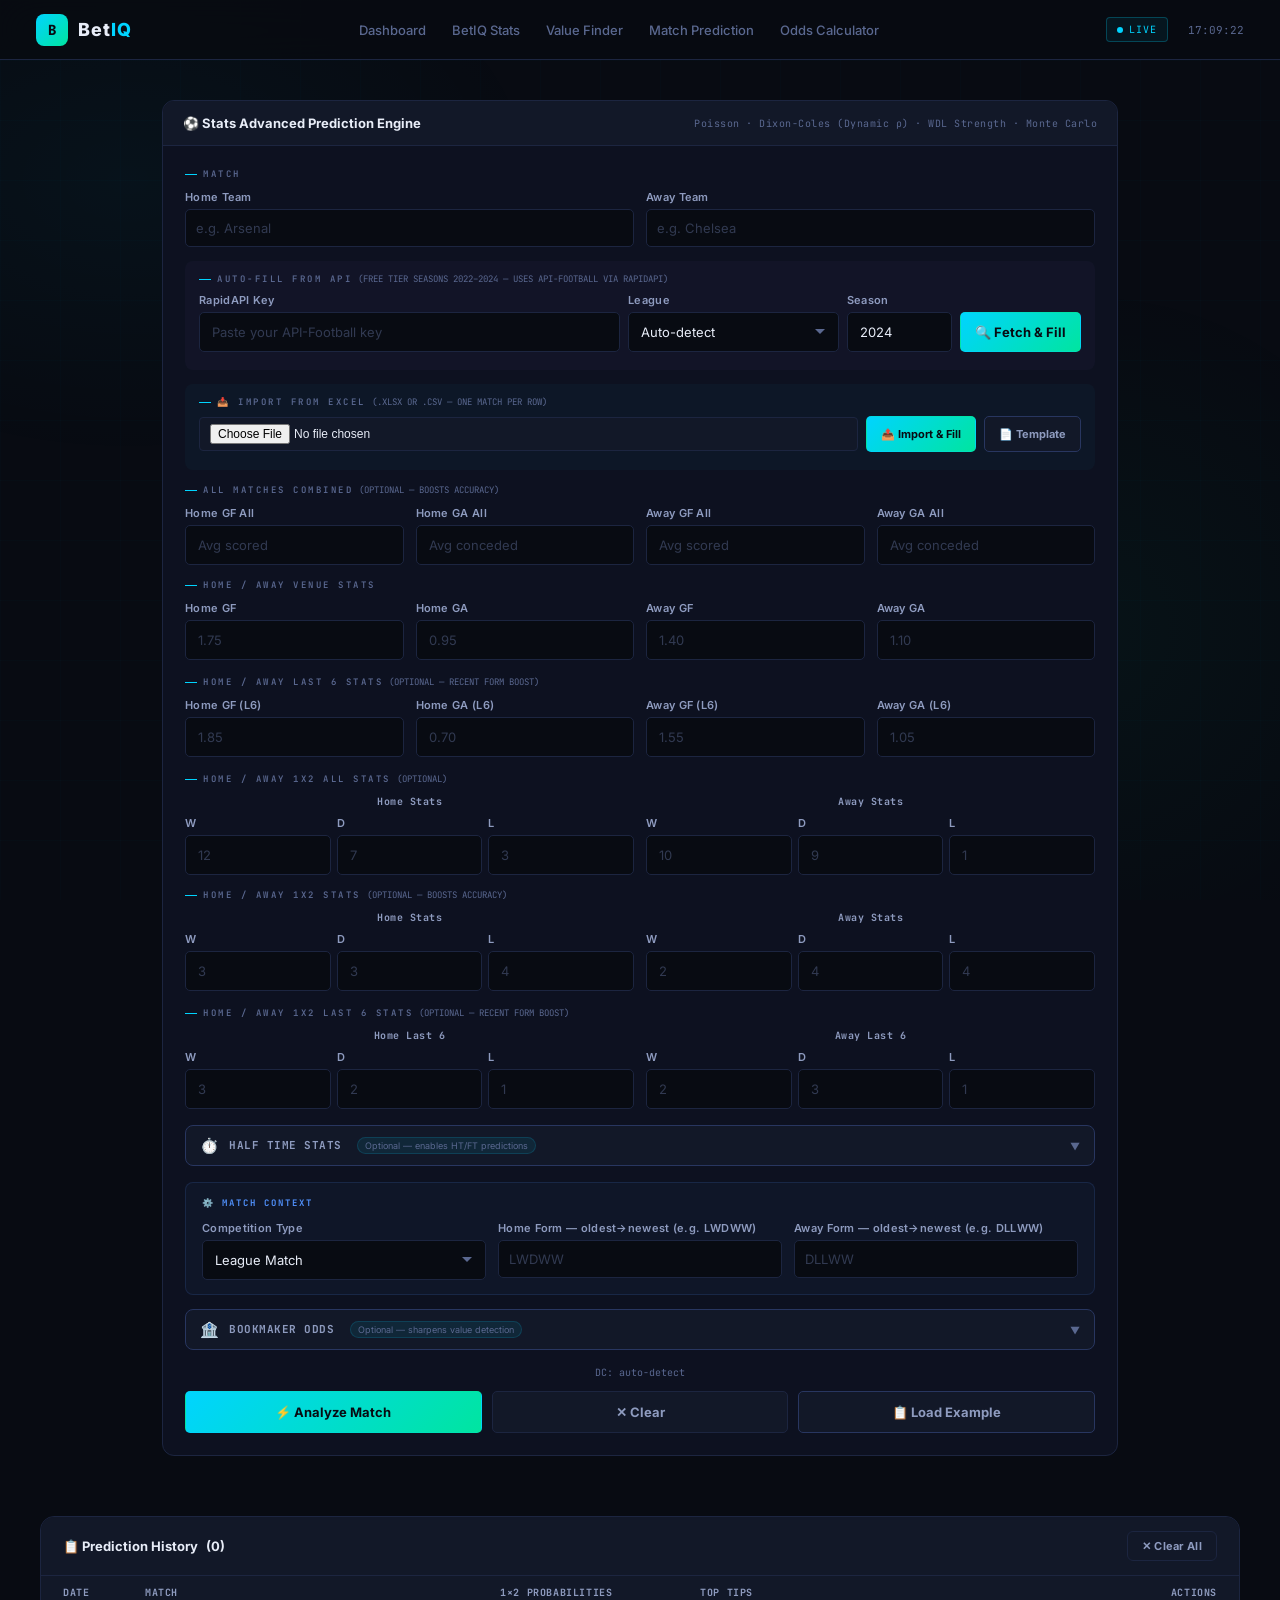
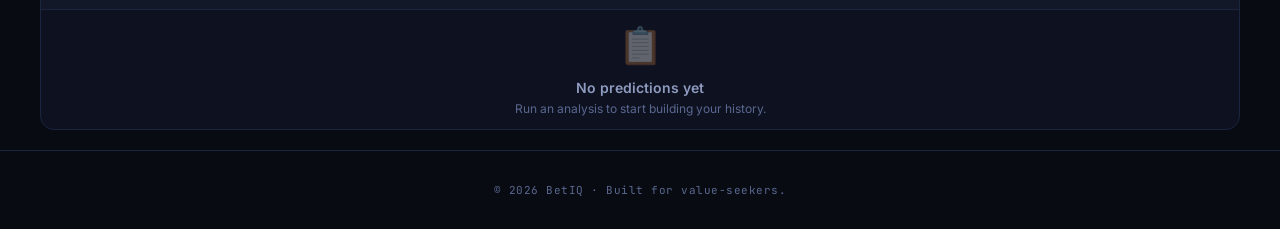
<file: betiq-stats API-IMPORT.html>
<!DOCTYPE html>
<html lang="en">
<head>
<meta charset="UTF-8">
<meta name="viewport" content="width=device-width, initial-scale=1.0">
<title>BetIQ - Stats Based Football Predictor</title>
<link href="https://fonts.googleapis.com/css2?family=Inter:wght@400;500;600;700;800&family=JetBrains+Mono:wght@400;500;600;700&display=swap" rel="stylesheet">
<link rel="stylesheet" href="styles.css">
<script src="https://cdn.sheetjs.com/xlsx-0.20.3/package/dist/xlsx.full.min.js"></script>
<style>
/* ── Bookmaker Odds Panel ─────────────────────────────── */
.bk-section{border:1px solid var(--border2);border-radius:var(--radius);margin-bottom:16px;overflow:hidden;background:var(--surface2);}
.bk-header{display:flex;align-items:center;gap:10px;padding:10px 14px;cursor:pointer;user-select:none;transition:background .15s;}
.bk-header:hover{background:var(--surface3);}
.bk-icon{font-size:15px;}
.bk-title{flex:1;font-size:11px;font-weight:700;color:var(--muted2);font-family:'JetBrains Mono',monospace;letter-spacing:.5px;text-transform:uppercase;}
.bk-badge{display:inline-block;font-size:9px;font-weight:400;color:var(--muted);background:rgba(0,212,255,.08);border:1px solid rgba(0,212,255,.15);padding:2px 7px;border-radius:10px;margin-left:8px;letter-spacing:0;text-transform:none;font-family:'Inter',sans-serif;}
.bk-chevron{font-size:10px;color:var(--muted);transition:transform .2s;}
.bk-chevron.open{transform:rotate(180deg);}
.bk-body{padding:14px 14px 6px;border-top:1px solid var(--border);}
.bk-note{font-size:11px;color:var(--muted2);line-height:1.6;margin-bottom:14px;padding:8px 12px;background:rgba(0,212,255,.05);border-left:2px solid var(--cyan);border-radius:0 4px 4px 0;}

/* ── Edge Indicator (in results) ─────────────────────── */
.edge-badge{display:inline-flex;align-items:center;gap:4px;font-size:10px;font-weight:700;font-family:'JetBrains Mono',monospace;padding:3px 8px;border-radius:4px;letter-spacing:.3px;}
.edge-value{background:rgba(0,229,160,.12);color:var(--green);border:1px solid rgba(0,229,160,.3);}
.edge-slight{background:rgba(245,200,66,.10);color:var(--amber);border:1px solid rgba(245,200,66,.3);}
.edge-none{background:rgba(107,116,148,.10);color:var(--muted2);border:1px solid rgba(107,116,148,.3);}
.edge-against{background:rgba(255,77,109,.10);color:var(--red);border:1px solid rgba(255,77,109,.3);}

/* ── Bk comparison card ──────────────────────────────── */
.bk-cmp-grid{display:grid;grid-template-columns:repeat(auto-fill,minmax(170px,1fr));gap:8px;margin-top:10px;}
.bk-cmp-item{background:var(--surface2);border:1px solid var(--border);border-radius:var(--radius-sm);padding:10px 12px;}
.bk-cmp-label{font-size:10px;font-weight:700;color:var(--muted2);font-family:'JetBrains Mono',monospace;letter-spacing:.5px;margin-bottom:6px;}
.bk-cmp-row{display:flex;justify-content:space-between;align-items:center;font-size:11px;margin-bottom:3px;}
.bk-cmp-key{color:var(--muted);}
.bk-cmp-val{font-weight:600;font-family:'JetBrains Mono',monospace;}
.bk-vig{font-size:10px;color:var(--muted);margin-top:4px;padding-top:4px;border-top:1px solid var(--border);}

/* ── Edge in pick cards ──────────────────────────────── */
.pick-edge{margin-top:5px;display:flex;align-items:center;gap:6px;flex-wrap:wrap;}
</style>
</head>
<body>
<div class="app">

  <div id="header"></div>

  <div class="app-body">
  <main class="main">
    <div class="stack">
      <div class="panel">
        <div class="panel-hd">
          <div class="panel-title">⚽ Stats Advanced Prediction Engine</div>
          <div class="panel-sub">Poisson · Dixon-Coles (Dynamic ρ) · WDL Strength · Monte Carlo</div>
        </div>
        <div class="panel-bd">

          <!-- TEAM NAMES -->
          <div class="slabel">Match</div>
          <div class="g2" style="margin-bottom:14px">
            <div class="field"><label>Home Team</label><input id="homeTeam" type="text" placeholder="e.g. Arsenal"></div>
            <div class="field"><label>Away Team</label><input id="awayTeam" type="text" placeholder="e.g. Chelsea"></div>
          </div>

          <!-- API AUTO-FILL -->
          <div class="sec" style="border-color:rgba(167,139,250,.15);background:rgba(167,139,250,.03);margin-bottom:14px;padding:12px 14px">
            <div class="slabel" style="margin-bottom:8px">Auto-Fill from API <span style="color:var(--muted);font-weight:400;font-size:9px;letter-spacing:0">(free tier seasons 2022–2024 — uses API-Football via RapidAPI)</span></div>
            <div style="display:flex;gap:8px;flex-wrap:wrap;align-items:flex-end">
              <div class="field" style="flex:2;min-width:180px">
                <label>RapidAPI Key</label>
                <input id="apiKey" type="password" placeholder="Paste your API-Football key">
              </div>
              <div class="field" style="flex:1;min-width:120px">
                <label>League</label>
                <select id="apiLeague">
                  <option value="auto">Auto-detect</option>
                  <option value="39">Premier League</option>
                  <option value="140">La Liga</option>
                  <option value="78">Bundesliga</option>
                  <option value="135">Serie A</option>
                  <option value="61">Ligue 1</option>
                  <option value="88">Eredivisie</option>
                  <option value="94">Primeira Liga</option>
                  <option value="40">Championship</option>
                  <option value="203">Süper Lig</option>
                  <option value="71">Brasileirão</option>
                </select>
              </div>
              <div class="field" style="flex:0.5;min-width:70px">
                <label>Season</label>
                <input id="apiSeason" type="number" placeholder="2024" value="2024">
              </div>
              <button class="btn btn-primary" onclick="autoFillData()" style="height:40px;flex-shrink:0;padding:0 14px">🔍 Fetch &amp; Fill</button>
            </div>
            <div id="apiStatus" style="font-size:10px;color:var(--muted);margin-top:6px;font-family:'JetBrains Mono',monospace"></div>
          </div>

          <!-- EXCEL IMPORT -->
          <div class="sec" style="border-color:rgba(0,212,255,.15);background:rgba(0,212,255,.03);margin-bottom:14px;padding:12px 14px">
            <div class="slabel" style="margin-bottom:8px">📥 Import from Excel <span style="color:var(--muted);font-weight:400;font-size:9px;letter-spacing:0">(.xlsx or .csv — one match per row)</span></div>
            <div style="display:flex;gap:8px;flex-wrap:wrap;align-items:center">
              <input type="file" id="excelFile" accept=".xlsx,.xls,.csv" style="font-size:12px;color:var(--text);background:var(--surface2);border:1px solid var(--border);border-radius:4px;padding:6px 10px;flex:1;min-width:160px">
              <button class="btn btn-primary" onclick="importFromExcel()" style="height:36px;flex-shrink:0;padding:0 14px;font-size:11px">📤 Import &amp; Fill</button>
              <button class="btn btn-secondary btn-outline" onclick="downloadExcelTemplate()" style="height:36px;flex-shrink:0;padding:0 14px;font-size:11px">📄 Template</button>
            </div>
            <div id="excelStatus" style="font-size:10px;color:var(--muted);margin-top:6px;font-family:'JetBrains Mono',monospace"></div>
          </div>

          <!-- CORE STATS -->
          <div class="slabel">All Matches Combined <span style="color:var(--muted);font-weight:400;font-size:9px;letter-spacing:0">(optional — boosts accuracy)</span></div>
          <div class="g4" style="margin-bottom:14px">
            <div class="field"><label>Home GF All</label><input id="homeGFAll" type="number" step="0.01" placeholder="Avg scored"></div>
            <div class="field"><label>Home GA All</label><input id="homeGAAll" type="number" step="0.01" placeholder="Avg conceded"></div>
            <div class="field"><label>Away GF All</label><input id="awayGFAll" type="number" step="0.01" placeholder="Avg scored"></div>
            <div class="field"><label>Away GA All</label><input id="awayGAAll" type="number" step="0.01" placeholder="Avg conceded"></div>
          </div>

          <div class="slabel">Home / Away Venue Stats</div>
          <div class="g4" style="margin-bottom:16px">
            <div class="field"><label>Home GF</label><input id="homeGF" type="number" step="0.01" placeholder="1.75"></div>
            <div class="field"><label>Home GA</label><input id="homeGA" type="number" step="0.01" placeholder="0.95"></div>
            <div class="field"><label>Away GF</label><input id="awayGF" type="number" step="0.01" placeholder="1.40"></div>
            <div class="field"><label>Away GA</label><input id="awayGA" type="number" step="0.01" placeholder="1.10"></div>
          </div>

          <!-- HOME/AWAY LAST 6 GF/GA STATS -->
          <div class="slabel">Home / Away Last 6 Stats <span style="color:var(--muted);font-weight:400;font-size:9px;letter-spacing:0">(optional — recent form boost)</span></div>
          <div class="g4" style="margin-bottom:16px">
            <div class="field"><label>Home GF (L6)</label><input id="homeGFL6" type="number" step="0.01" placeholder="1.85"></div>
            <div class="field"><label>Home GA (L6)</label><input id="homeGAL6" type="number" step="0.01" placeholder="0.70"></div>
            <div class="field"><label>Away GF (L6)</label><input id="awayGFL6" type="number" step="0.01" placeholder="1.55"></div>
            <div class="field"><label>Away GA (L6)</label><input id="awayGAL6" type="number" step="0.01" placeholder="1.05"></div>
          </div>

          <!-- HOME/AWAY 1x2 STATS -->
          <div class="slabel">Home / Away 1x2 All Stats <span style="color:var(--muted);font-weight:400;font-size:9px;letter-spacing:0">(optional)</span></div>
          <div style="display:grid;grid-template-columns:1fr 1fr;gap:12px;margin-bottom:14px">
            <div>
              <div style="font-size:10px;font-weight:700;color:var(--muted2);margin-bottom:8px;font-family:'JetBrains Mono',monospace;letter-spacing:0.5px;text-align:center">Home Stats</div>
              <div style="display:grid;grid-template-columns:1fr 1fr 1fr;gap:6px">
                <div class="field"><label>W</label><input id="homeWAll" type="number" min="0" placeholder="12"></div>
                <div class="field"><label>D</label><input id="homeDAll" type="number" min="0" placeholder="7"></div>
                <div class="field"><label>L</label><input id="homeLAll" type="number" min="0" placeholder="3"></div>
              </div>
            </div>
            <div>
              <div style="font-size:10px;font-weight:700;color:var(--muted2);margin-bottom:8px;font-family:'JetBrains Mono',monospace;letter-spacing:0.5px;text-align:center">Away Stats</div>
              <div style="display:grid;grid-template-columns:1fr 1fr 1fr;gap:6px">
                <div class="field"><label>W</label><input id="awayWAll" type="number" min="0" placeholder="10"></div>
                <div class="field"><label>D</label><input id="awayDAll" type="number" min="0" placeholder="9"></div>
                <div class="field"><label>L</label><input id="awayLAll" type="number" min="0" placeholder="1"></div>
              </div>
            </div>
          </div>

          <div class="slabel">Home / Away 1x2 Stats <span style="color:var(--muted);font-weight:400;font-size:9px;letter-spacing:0">(optional — boosts accuracy)</span></div>
          <div style="display:grid;grid-template-columns:1fr 1fr;gap:12px;margin-bottom:16px">
            <div>
              <div style="font-size:10px;font-weight:700;color:var(--muted2);margin-bottom:8px;font-family:'JetBrains Mono',monospace;letter-spacing:0.5px;text-align:center">Home Stats</div>
              <div style="display:grid;grid-template-columns:1fr 1fr 1fr;gap:6px">
                <div class="field"><label>W</label><input id="homeW" type="number" min="0" placeholder="3"></div>
                <div class="field"><label>D</label><input id="homeD" type="number" min="0" placeholder="3"></div>
                <div class="field"><label>L</label><input id="homeL" type="number" min="0" placeholder="4"></div>
              </div>
            </div>
            <div>
              <div style="font-size:10px;font-weight:700;color:var(--muted2);margin-bottom:8px;font-family:'JetBrains Mono',monospace;letter-spacing:0.5px;text-align:center">Away Stats</div>
              <div style="display:grid;grid-template-columns:1fr 1fr 1fr;gap:6px">
                <div class="field"><label>W</label><input id="awayW" type="number" min="0" placeholder="2"></div>
                <div class="field"><label>D</label><input id="awayD" type="number" min="0" placeholder="4"></div>
              <div class="field"><label>L</label><input id="awayL" type="number" min="0" placeholder="4"></div>
            </div>
          </div>
          </div>

          <!-- HOME/AWAY LAST 6 1x2 STATS -->
          <div class="slabel">Home / Away 1x2 Last 6 Stats <span style="color:var(--muted);font-weight:400;font-size:9px;letter-spacing:0">(optional — recent form boost)</span></div>
          <div style="display:grid;grid-template-columns:1fr 1fr;gap:12px;margin-bottom:16px">
            <div>
              <div style="font-size:10px;font-weight:700;color:var(--muted2);margin-bottom:8px;font-family:'JetBrains Mono',monospace;letter-spacing:0.5px;text-align:center">Home Last 6</div>
              <div style="display:grid;grid-template-columns:1fr 1fr 1fr;gap:6px">
                <div class="field"><label>W</label><input id="homeWL6" type="number" min="0" placeholder="3"></div>
                <div class="field"><label>D</label><input id="homeDL6" type="number" min="0" placeholder="2"></div>
                <div class="field"><label>L</label><input id="homeLL6" type="number" min="0" placeholder="1"></div>
              </div>
            </div>
            <div>
              <div style="font-size:10px;font-weight:700;color:var(--muted2);margin-bottom:8px;font-family:'JetBrains Mono',monospace;letter-spacing:0.5px;text-align:center">Away Last 6</div>
              <div style="display:grid;grid-template-columns:1fr 1fr 1fr;gap:6px">
                <div class="field"><label>W</label><input id="awayWL6" type="number" min="0" placeholder="2"></div>
                <div class="field"><label>D</label><input id="awayDL6" type="number" min="0" placeholder="3"></div>
                <div class="field"><label>L</label><input id="awayLL6" type="number" min="0" placeholder="1"></div>
              </div>
            </div>
          </div>

          <!-- HALF TIME STATS (optional) -->
          <div class="bk-section" id="htSection">
            <div class="bk-header" onclick="toggleHtStats()" id="htToggleBtn">
              <span class="bk-icon">⏱️</span>
              <span class="bk-title">Half Time Stats <span class="bk-badge">Optional — enables HT/FT predictions</span></span>
              <span class="bk-chevron" id="htChevron">▼</span>
            </div>
            <div class="bk-body" id="htBody" style="display:none">
              <div class="bk-note">Enter your teams' first-half (Half Time) statistics here. When filled, the model generates dedicated Half Time predictions plus HT/FT outcome probabilities alongside your Full Time analysis.</div>

              <div class="slabel">HT All Matches Combined <span style="color:var(--muted);font-weight:400;font-size:9px;letter-spacing:0">(optional)</span></div>
              <div class="g4" style="margin-bottom:14px">
                <div class="field"><label>Home GF All</label><input id="homeHTGFAll" type="number" step="0.01" placeholder="0.65"></div>
                <div class="field"><label>Home GA All</label><input id="homeHTGAAll" type="number" step="0.01" placeholder="0.50"></div>
                <div class="field"><label>Away GF All</label><input id="awayHTGFAll" type="number" step="0.01" placeholder="0.55"></div>
                <div class="field"><label>Away GA All</label><input id="awayHTGAAll" type="number" step="0.01" placeholder="0.60"></div>
              </div>

              <div class="slabel">HT Home / Away Venue Stats</div>
              <div class="g4" style="margin-bottom:16px">
                <div class="field"><label>Home GF</label><input id="homeHTGF" type="number" step="0.01" placeholder="0.75"></div>
                <div class="field"><label>Home GA</label><input id="homeHTGA" type="number" step="0.01" placeholder="0.45"></div>
                <div class="field"><label>Away GF</label><input id="awayHTGF" type="number" step="0.01" placeholder="0.60"></div>
                <div class="field"><label>Away GA</label><input id="awayHTGA" type="number" step="0.01" placeholder="0.55"></div>
              </div>

              <div class="slabel">HT Home / Away Last 6 Stats <span style="color:var(--muted);font-weight:400;font-size:9px;letter-spacing:0">(optional — recent form boost)</span></div>
              <div class="g4" style="margin-bottom:16px">
                <div class="field"><label>Home GF (L6)</label><input id="homeHTGFL6" type="number" step="0.01" placeholder="0.80"></div>
                <div class="field"><label>Home GA (L6)</label><input id="homeHTGAL6" type="number" step="0.01" placeholder="0.40"></div>
                <div class="field"><label>Away GF (L6)</label><input id="awayHTGFL6" type="number" step="0.01" placeholder="0.65"></div>
                <div class="field"><label>Away GA (L6)</label><input id="awayHTGAL6" type="number" step="0.01" placeholder="0.50"></div>
              </div>

              <div class="slabel">HT Home / Away 1x2 All Stats <span style="color:var(--muted);font-weight:400;font-size:9px;letter-spacing:0">(optional)</span></div>
              <div style="display:grid;grid-template-columns:1fr 1fr;gap:12px;margin-bottom:14px">
                <div>
                  <div style="font-size:10px;font-weight:700;color:var(--muted2);margin-bottom:8px;font-family:'JetBrains Mono',monospace;letter-spacing:0.5px;text-align:center">Home HT Stats</div>
                  <div style="display:grid;grid-template-columns:1fr 1fr 1fr;gap:6px">
                    <div class="field"><label>W</label><input id="homeHTWAll" type="number" min="0" placeholder="8"></div>
                    <div class="field"><label>D</label><input id="homeHTDAll" type="number" min="0" placeholder="9"></div>
                    <div class="field"><label>L</label><input id="homeHTLAll" type="number" min="0" placeholder="5"></div>
                  </div>
                </div>
                <div>
                  <div style="font-size:10px;font-weight:700;color:var(--muted2);margin-bottom:8px;font-family:'JetBrains Mono',monospace;letter-spacing:0.5px;text-align:center">Away HT Stats</div>
                  <div style="display:grid;grid-template-columns:1fr 1fr 1fr;gap:6px">
                    <div class="field"><label>W</label><input id="awayHTWAll" type="number" min="0" placeholder="6"></div>
                    <div class="field"><label>D</label><input id="awayHTDAll" type="number" min="0" placeholder="10"></div>
                    <div class="field"><label>L</label><input id="awayHTLAll" type="number" min="0" placeholder="6"></div>
                  </div>
                </div>
              </div>

              <div class="slabel">HT Home / Away 1x2 Stats <span style="color:var(--muted);font-weight:400;font-size:9px;letter-spacing:0">(optional)</span></div>
              <div style="display:grid;grid-template-columns:1fr 1fr;gap:12px;margin-bottom:16px">
                <div>
                  <div style="font-size:10px;font-weight:700;color:var(--muted2);margin-bottom:8px;font-family:'JetBrains Mono',monospace;letter-spacing:0.5px;text-align:center">Home HT Stats</div>
                  <div style="display:grid;grid-template-columns:1fr 1fr 1fr;gap:6px">
                    <div class="field"><label>W</label><input id="homeHTW" type="number" min="0" placeholder="4"></div>
                    <div class="field"><label>D</label><input id="homeHTD" type="number" min="0" placeholder="3"></div>
                    <div class="field"><label>L</label><input id="homeHTL" type="number" min="0" placeholder="3"></div>
                  </div>
                </div>
                <div>
                  <div style="font-size:10px;font-weight:700;color:var(--muted2);margin-bottom:8px;font-family:'JetBrains Mono',monospace;letter-spacing:0.5px;text-align:center">Away HT Stats</div>
                  <div style="display:grid;grid-template-columns:1fr 1fr 1fr;gap:6px">
                    <div class="field"><label>W</label><input id="awayHTW" type="number" min="0" placeholder="3"></div>
                    <div class="field"><label>D</label><input id="awayHTD" type="number" min="0" placeholder="3"></div>
                    <div class="field"><label>L</label><input id="awayHTL" type="number" min="0" placeholder="4"></div>
                  </div>
                </div>
              </div>

              <div class="slabel">HT Home / Away 1x2 Last 6 Stats <span style="color:var(--muted);font-weight:400;font-size:9px;letter-spacing:0">(optional — recent form boost)</span></div>
              <div style="display:grid;grid-template-columns:1fr 1fr;gap:12px;margin-bottom:4px">
                <div>
                  <div style="font-size:10px;font-weight:700;color:var(--muted2);margin-bottom:8px;font-family:'JetBrains Mono',monospace;letter-spacing:0.5px;text-align:center">Home HT Last 6</div>
                  <div style="display:grid;grid-template-columns:1fr 1fr 1fr;gap:6px">
                    <div class="field"><label>W</label><input id="homeHTWL6" type="number" min="0" placeholder="3"></div>
                    <div class="field"><label>D</label><input id="homeHTDL6" type="number" min="0" placeholder="2"></div>
                    <div class="field"><label>L</label><input id="homeHTLL6" type="number" min="0" placeholder="1"></div>
                  </div>
                </div>
                <div>
                  <div style="font-size:10px;font-weight:700;color:var(--muted2);margin-bottom:8px;font-family:'JetBrains Mono',monospace;letter-spacing:0.5px;text-align:center">Away HT Last 6</div>
                  <div style="display:grid;grid-template-columns:1fr 1fr 1fr;gap:6px">
                    <div class="field"><label>W</label><input id="awayHTWL6" type="number" min="0" placeholder="2"></div>
                    <div class="field"><label>D</label><input id="awayHTDL6" type="number" min="0" placeholder="2"></div>
                    <div class="field"><label>L</label><input id="awayHTLL6" type="number" min="0" placeholder="2"></div>
                  </div>
                </div>
              </div>

            </div>
          </div>

          <!-- MATCH CONTEXT -->
          <div class="sec sec-ctx">
            <div class="sec-title">⚙️ Match Context</div>
            <div class="g3">
              <div class="field"><label>Competition Type</label>
                <select id="compType">
                  <option value="league" selected>League Match</option>
                  <option value="cup">Cup Match</option>
                  <option value="playoff">Playoff / KO</option>
                  <option value="friendly">Friendly</option>
                </select>
              </div>
              <div class="field"><label>Home Form — oldest→newest (e.g. LWDWW)</label><input id="homeForm" type="text" placeholder="LWDWW" maxlength="10"></div>
              <div class="field"><label>Away Form — oldest→newest (e.g. DLLWW)</label><input id="awayForm" type="text" placeholder="DLLWW" maxlength="10"></div>
            </div>
          </div>

          <!-- BOOKMAKER ODDS (optional) -->
          <div class="bk-section" id="bkSection">
            <div class="bk-header" onclick="toggleBkOdds()" id="bkToggleBtn">
              <span class="bk-icon">🏦</span>
              <span class="bk-title">Bookmaker Odds <span class="bk-badge">Optional — sharpens value detection</span></span>
              <span class="bk-chevron" id="bkChevron">▼</span>
            </div>
            <div class="bk-body" id="bkBody" style="display:none">
              <div class="bk-note">Enter decimal odds from your bookmaker. The model will cross-reference implied probabilities with Poisson probs to detect edges and calibrate picks.</div>

              <div class="slabel">1X2 Odds <span style="color:var(--muted);font-weight:400;font-size:9px;letter-spacing:0">(decimal, e.g. 1.85 / 3.40 / 4.20)</span></div>
              <div class="g3" style="margin-bottom:14px">
                <div class="field"><label>Home Win (1)</label><input id="bkHome" type="number" step="0.01" min="1.01" placeholder="e.g. 1.85"></div>
                <div class="field"><label>Draw (X)</label><input id="bkDraw" type="number" step="0.01" min="1.01" placeholder="e.g. 3.40"></div>
                <div class="field"><label>Away Win (2)</label><input id="bkAway" type="number" step="0.01" min="1.01" placeholder="e.g. 4.20"></div>
              </div>

              <div class="slabel">Asian Handicap Odds <span style="color:var(--muted);font-weight:400;font-size:9px;letter-spacing:0">(decimal — negative = home gives goals)</span></div>
              <div style="display:grid;grid-template-columns:1fr 1fr 1fr;gap:8px;margin-bottom:4px">
                <div class="field"><label>AH Line (e.g. -0.5)</label><input id="bkAHLine" type="text" inputmode="decimal" placeholder="e.g. -0.5" maxlength="6"></div>
                <div class="field"><label>AH Home Odds</label><input id="bkAHHome" type="number" step="0.01" min="1.01" placeholder="e.g. 1.95"></div>
                <div class="field"><label>AH Away Odds</label><input id="bkAHAway" type="number" step="0.01" min="1.01" placeholder="e.g. 1.90"></div>
              </div>

              <div class="slabel">Over / Under Odds <span style="color:var(--muted);font-weight:400;font-size:9px;letter-spacing:0">(decimal)</span></div>
              <div style="display:grid;grid-template-columns:1fr 1fr 1fr;gap:8px;margin-bottom:14px">
                <div class="field"><label>Line (e.g. 2.5)</label><input id="bkOULine" type="text" inputmode="decimal" placeholder="e.g. 2.5" maxlength="6"></div>
                <div class="field"><label>Over Odds</label><input id="bkOver" type="number" step="0.01" min="1.01" placeholder="e.g. 1.90"></div>
                <div class="field"><label>Under Odds</label><input id="bkUnder" type="number" step="0.01" min="1.01" placeholder="e.g. 1.95"></div>
              </div>

            </div>
          </div>

           <div id="dcIndicator" style="font-size:10px;color:var(--muted);font-family:'JetBrains Mono',monospace;margin-bottom:12px;text-align:center">
             <span style="color:var(--muted)">DC: auto-detect</span>
           </div>
           <div class="err-box" id="errBox"></div>
           <div class="btn-group">
            <button class="btn btn-primary" onclick="runAnalysis()" title="Ctrl+Enter">⚡ Analyze Match</button>
            <button class="btn btn-secondary" onclick="clearAll()">✕ Clear</button>
            <button class="btn btn-secondary btn-outline" onclick="loadExample()">📋 Load Example</button>
          </div>
          <div id="results" style="display:none;margin-top:28px"></div>

        </div>
      </div>
    </div>
  </main>
  
  <!-- HISTORY -->
  <div class="history-wrap">
    <div class="hist-panel">
      <div class="panel-hd">
        <div class="panel-title">📋 Prediction History <span class="hist-count" id="histCount">(0)</span></div>
        <button class="h-btn h-btn-clear" onclick="clearHistory()" title="Clear all history">✕ Clear All</button>
      </div>
      <div class="hist-table-wrap">
        <table class="htbl">
          <thead>
            <tr>
              <th style="text-align:left;width:90px">Date</th>
              <th style="text-align:left">Match</th>
              <th style="text-align:left;width:200px">1×2 Probabilities</th>
              <th style="text-align:left">Top Tips</th>
              <th style="text-align:center;width:80px">Actions</th>
            </tr>
          </thead>
          <tbody id="historyBody"></tbody>
        </table>
      </div>
    </div>
  </div>
  
  </div>
</div>

  <div id="footer"></div>

<script src="footer.js"></script>
<script>
(function(){
'use strict';
const $ = id => document.getElementById(id);
const fp = p => (p * 100).toFixed(1) + '%';
const fo = p => (p > 0.001 ? (1/p).toFixed(2) : '—');
const MAX = 15;

// ══════════════════════════════════════════════════════════════
//  BOOKMAKER ODDS — Input helpers & math
// ══════════════════════════════════════════════════════════════
window.toggleBkOdds = function(){
  const body = $('bkBody'), chev = $('bkChevron');
  const isOpen = body.style.display !== 'none';
  body.style.display = isOpen ? 'none' : 'block';
  chev.classList.toggle('open', !isOpen);
};

window.toggleHtStats = function(){
  const body = $('htBody'), chev = $('htChevron');
  const isOpen = body.style.display !== 'none';
  body.style.display = isOpen ? 'none' : 'block';
  chev.classList.toggle('open', !isOpen);
};

/** Read a decimal odds input. Returns null if empty/invalid. */
function getOdds(id){
  const el = $(id); if(!el || el.value === '') return null;
  const v = parseFloat(el.value);
  if(isNaN(v) || v < 1.01){ el.classList.add('err'); el.classList.remove('ok'); return null; }
  el.classList.remove('err'); el.classList.add('ok'); return v;
}

/**
 * Parse all bookmaker odds from the UI.
 * Returns null if no odds were entered at all.
 * Returns an object with any subset of { h, d, a, ouLine, over, under, ahLine, ahHome, ahAway }.
 */
function getBkOdds(){
  const bkHome = getOdds('bkHome'), bkDraw = getOdds('bkDraw'), bkAway = getOdds('bkAway');
  const bkOver = getOdds('bkOver'), bkUnder = getOdds('bkUnder');
  const bkAHHome = getOdds('bkAHHome'), bkAHAway = getOdds('bkAHAway');
  const ouLineEl = $('bkOULine'), ahLineEl = $('bkAHLine');

  const has1x2 = bkHome !== null || bkDraw !== null || bkAway !== null;
  const hasOU  = bkOver  !== null || bkUnder !== null;
  const hasAH  = bkAHHome !== null || bkAHAway !== null;

  if(!has1x2 && !hasOU && !hasAH) return null;

  const result = {};
  if(bkHome !== null) result.h = bkHome;
  if(bkDraw !== null) result.d = bkDraw;
  if(bkAway !== null) result.a = bkAway;
  if(hasOU){
    const ouVal = ouLineEl ? ouLineEl.value.trim() : '';
    result.ouLine = ouVal !== '' ? parseFloat(ouVal) : 2.5;
    if(isNaN(result.ouLine)) result.ouLine = 2.5;
    if(bkOver !== null)  result.over  = bkOver;
    if(bkUnder !== null) result.under = bkUnder;
  }
  if(hasAH){
    const ahVal = ahLineEl ? ahLineEl.value.trim() : '';
    result.ahLine = ahVal !== '' ? parseFloat(ahVal) : 0;
    if(isNaN(result.ahLine)) result.ahLine = 0;
    if(bkAHHome !== null) result.ahHome = bkAHHome;
    if(bkAHAway !== null) result.ahAway = bkAHAway;
  }
  return result;
}

/**
 * Convert a set of decimal odds to vig-free implied probabilities.
 * odds: array of decimal odds values (parallel to keys).
 * Returns array of vig-removed probabilities (sum ~= 1.0).
 */
function vigFreeProbs(oddsArr){
  const raw = oddsArr.map(o => 1 / o);
  const vig = raw.reduce((s, v) => s + v, 0);
  return { probs: raw.map(r => r / vig), vig: vig - 1 };
}

/**
 * Compute edge: modelProb vs bookmakerProb (vig-free).
 * Returns { edge: number (positive = value), label, bkProb }.
 */
function computeEdge(modelProb, bkDecimalOdds, allBkOddsArr){
  if(bkDecimalOdds == null || allBkOddsArr.some(o => o == null)) return null;
  const { probs } = vigFreeProbs(allBkOddsArr);
  // Find which index corresponds to bkDecimalOdds
  const idx = allBkOddsArr.indexOf(bkDecimalOdds);
  const bkProb = probs[idx];
  const edge = modelProb - bkProb; // positive = model thinks it's more likely than bk implies
  return { edge, bkProb, bkOdds: bkDecimalOdds };
}

/**
 * Blend model probability with bookmaker vig-free probability.
 * Weight: if data quality is high, trust model more; if bk odds present,
 * use them as a calibration signal.
 * blendFactor: how much weight to give bk (0 = ignore, 1 = full bk).
 */
function blendWithBk(modelProb, bkProb, dqScore){
  if(bkProb == null) return modelProb;
  // Higher data quality → model gets more weight (0.6–0.75), bk gets less (0.25–0.40)
  const dqW = 0.60 + (dqScore / 100) * 0.15; // 0.60 at dq=0, 0.75 at dq=100
  return modelProb * dqW + bkProb * (1 - dqW);
}

/** Build a full bkOdds analysis object for display and use in tips */
function analyzeBkOdds(bkOdds, prbs, btts, mat, dqScore){
  if(!bkOdds) return null;
  const result = { items: [], vig1x2: null, vigOU: null, vigAH: null };

  // 1x2
  if(bkOdds.h != null && bkOdds.d != null && bkOdds.a != null){
    const { probs, vig } = vigFreeProbs([bkOdds.h, bkOdds.d, bkOdds.a]);
    result.vig1x2 = vig;
    const bkPH = probs[0], bkPD = probs[1], bkPA = probs[2];
    const blendH = blendWithBk(prbs.h, bkPH, dqScore);
    const blendD = blendWithBk(prbs.d, bkPD, dqScore);
    const blendA = blendWithBk(prbs.a, bkPA, dqScore);
    result.items.push({ market:'Home Win', cat:'1X2', modelProb:prbs.h, bkProb:bkPH, bkOdds:bkOdds.h, blendedProb:blendH, edge:prbs.h - bkPH });
    result.items.push({ market:'Draw',     cat:'1X2', modelProb:prbs.d, bkProb:bkPD, bkOdds:bkOdds.d, blendedProb:blendD, edge:prbs.d - bkPD });
    result.items.push({ market:'Away Win', cat:'1X2', modelProb:prbs.a, bkProb:bkPA, bkOdds:bkOdds.a, blendedProb:blendA, edge:prbs.a - bkPA });
    result.blend1x2 = { h: blendH, d: blendD, a: blendA };
  }

  // O/U
  if(bkOdds.over != null || bkOdds.under != null){
    const line = bkOdds.ouLine || 2.5;
    const modelOU = calcOU(mat, line);
    if(bkOdds.over != null && bkOdds.under != null){
      const { probs, vig } = vigFreeProbs([bkOdds.over, bkOdds.under]);
      result.vigOU = vig;
      const bkOver = probs[0], bkUnder = probs[1];
      result.items.push({ market:'Over '+line, cat:'O/U', modelProb:modelOU.over, bkProb:bkOver, bkOdds:bkOdds.over, blendedProb:blendWithBk(modelOU.over, bkOver, dqScore), edge:modelOU.over - bkOver, ouLine:line });
      result.items.push({ market:'Under '+line, cat:'O/U', modelProb:modelOU.under, bkProb:bkUnder, bkOdds:bkOdds.under, blendedProb:blendWithBk(modelOU.under, bkUnder, dqScore), edge:modelOU.under - bkUnder, ouLine:line });
    } else if(bkOdds.over != null){
      result.items.push({ market:'Over '+line, cat:'O/U', modelProb:modelOU.over, bkProb:null, bkOdds:bkOdds.over, blendedProb:modelOU.over, edge:null, ouLine:line });
    } else {
      result.items.push({ market:'Under '+line, cat:'O/U', modelProb:modelOU.under, bkProb:null, bkOdds:bkOdds.under, blendedProb:modelOU.under, edge:null, ouLine:line });
    }
  }

  // AH
  if(bkOdds.ahHome != null || bkOdds.ahAway != null){
    const ahLine = bkOdds.ahLine !== undefined ? bkOdds.ahLine : 0;
    const modelAH = calcAHCover(mat, ahLine);
    if(bkOdds.ahHome != null && bkOdds.ahAway != null){
      const { probs, vig } = vigFreeProbs([bkOdds.ahHome, bkOdds.ahAway]);
      result.vigAH = vig;
      const bkAHH = probs[0], bkAHA = probs[1];
      const ahLineLabel = ahLine === 0 ? '0' : (ahLine < 0 ? '−' : '+') + Math.abs(ahLine).toFixed(1);
      const ahLineLabelA = ahLine === 0 ? '0' : (ahLine < 0 ? '+' : '−') + Math.abs(ahLine).toFixed(1);
      result.items.push({ market:'AH Home '+ahLineLabel, cat:'AH', modelProb:modelAH.home, bkProb:bkAHH, bkOdds:bkOdds.ahHome, blendedProb:blendWithBk(modelAH.home, bkAHH, dqScore), edge:modelAH.home - bkAHH, ahThreshold:ahLine, ahSide:'home' });
      result.items.push({ market:'AH Away '+ahLineLabelA, cat:'AH', modelProb:modelAH.away, bkProb:bkAHA, bkOdds:bkOdds.ahAway, blendedProb:blendWithBk(modelAH.away, bkAHA, dqScore), edge:modelAH.away - bkAHA, ahThreshold:ahLine, ahSide:'away' });
    }
  }

  return result;
}

/** Return edge badge HTML */
function edgeBadge(edge){
  if(edge === null || edge === undefined) return '';
  const pct = (edge * 100).toFixed(1);
  if(edge >= 0.05) return '<span class="edge-badge edge-value">▲ +'+pct+'% VALUE</span>';
  if(edge >= 0.02) return '<span class="edge-badge edge-slight">▲ +'+pct+'% slight edge</span>';
  if(edge >= -0.02) return '<span class="edge-badge edge-none">≈ '+pct+'% no edge</span>';
  return '<span class="edge-badge edge-against">▼ '+pct+'% against</span>';
}

/** Render the bookmaker comparison card for the Probs tab */
function renderBkCompCard(bkAnalysis){
  if(!bkAnalysis || bkAnalysis.items.length === 0) return '';
  let html = '<div class="card" style="margin-top:12px"><div class="card-title">🏦 Bookmaker Odds Analysis — Model vs Market</div>';
  html += '<div style="font-size:11px;color:var(--muted2);margin-bottom:12px;line-height:1.6">Vig-free implied probabilities extracted from bookmaker odds, then compared to model output. Positive edge (▲) = model rates outcome higher than market — potential value bet.</div>';
  html += '<div style="overflow-x:auto"><table class="tbl" style="min-width:540px">';
  html += '<thead><tr><th style="text-align:left">Market</th><th>Model %</th><th>Bk Implied %</th><th>Fair Odds</th><th>Bk Odds</th><th>Edge</th><th>Blended %</th></tr></thead><tbody>';
  bkAnalysis.items.forEach(it => {
    const edgeVal = it.edge !== null ? it.edge : null;
    const edgePct = edgeVal !== null ? ((edgeVal > 0 ? '+' : '') + (edgeVal * 100).toFixed(1) + '%') : '—';
    const edgeColor = edgeVal === null ? 'var(--muted)' : edgeVal >= 0.05 ? 'var(--green)' : edgeVal >= 0.02 ? 'var(--amber)' : edgeVal >= -0.02 ? 'var(--muted2)' : 'var(--red)';
    html += '<tr>';
    html += '<td style="text-align:left;font-weight:700">'+it.market+'</td>';
    html += '<td style="color:var(--cyan)">'+fp(it.modelProb)+'</td>';
    html += '<td style="color:var(--muted2)">'+(it.bkProb !== null ? fp(it.bkProb) : '—')+'</td>';
    html += '<td style="font-family:\'JetBrains Mono\',monospace">'+fo(it.modelProb)+'</td>';
    html += '<td style="font-family:\'JetBrains Mono\',monospace;color:var(--amber)">'+it.bkOdds.toFixed(2)+'</td>';
    html += '<td style="font-weight:700;color:'+edgeColor+'">'+edgePct+'</td>';
    html += '<td style="color:var(--purple);font-weight:700">'+fp(it.blendedProb)+'</td>';
    html += '</tr>';
  });
  html += '</tbody></table></div>';

  // Vig summary
  const vigs = [];
  if(bkAnalysis.vig1x2 !== null) vigs.push('1X2 vig: '+((bkAnalysis.vig1x2)*100).toFixed(2)+'%');
  if(bkAnalysis.vigOU  !== null) vigs.push('O/U vig: '+((bkAnalysis.vigOU)*100).toFixed(2)+'%');
  if(bkAnalysis.vigAH  !== null) vigs.push('AH vig: '+((bkAnalysis.vigAH)*100).toFixed(2)+'%');
  if(vigs.length > 0) html += '<div class="bk-vig" style="margin-top:8px;font-size:10px;color:var(--muted);font-family:\'JetBrains Mono\',monospace">📊 Overround — '+vigs.join(' · ')+'</div>';
  html += '<div class="note" style="margin-top:8px">Blended % = model probability weighted by data quality (60–75%) fused with bookmaker vig-free probability. Use blended figure for final stake decisions.</div>';
  html += '</div>';
  return html;
}

// Store bk analysis globally for reuse in tips
window._lastBkAnalysis = null;

// ── Prediction History (localStorage) ─────────────────────────
const MAX_HISTORY=20;
const STORAGE_KEY='betiqpro_history_betiq_stats';

function loadHistoryFromStorage(){
  try{
    const raw=localStorage.getItem(STORAGE_KEY);
    return raw?JSON.parse(raw):[];
  }catch(e){ return []; }
}

function saveHistoryToStorage(){
  try{
    localStorage.setItem(STORAGE_KEY,JSON.stringify(window._predictionHistory));
  }catch(e){ console.warn('Could not save history:',e); }
}

window._predictionHistory=loadHistoryFromStorage();
renderHistory();

function renderHistory(){
  const el=$('historyBody'),cnt=$('histCount');
  if(!el) return;
  const h=window._predictionHistory;
  if(cnt) cnt.textContent='('+h.length+')';
  if(h.length===0){
    el.innerHTML='<tr><td colspan="5" class="h-empty" style="text-align:center"><div class="h-empty-icon">📋</div><div class="h-empty-txt">No predictions yet</div><div class="h-empty-sub">Run an analysis to start building your history.</div></td></tr>';
    return;
  }
  let html='';
  for(let i=h.length-1;i>=0;i--){
    const e=h[i];
    const idx=h.length-1-i;
    const hasTips=e.unifiedTips&&e.unifiedTips.length>0;
    let tipsHtml;
    if(hasTips){
      tipsHtml=e.unifiedTips.slice(0,4).map(t=>'<span class="h-tip">'+escHtml(t.market)+'&nbsp;<span style="color:var(--cyan)">'+fp(t.prob)+'</span></span>').join('');
    } else {
      tipsHtml='<span style="color:var(--muted);font-size:11px;font-family:\'JetBrains Mono\',monospace">— run Unified Tips</span>';
    }
    html+='<tr>';
    html+='<td><span class="h-date">'+e.date+'</span></td>';
    html+='<td><span class="h-match">'+escHtml(e.homeTeam)+'<span class="vs">vs</span>'+escHtml(e.awayTeam)+'</span></td>';
    html+='<td><div class="h-probs"><span class="h-prob h">H&nbsp;'+fp(e.prbs.h)+'</span><span class="h-prob d">D&nbsp;'+fp(e.prbs.d)+'</span><span class="h-prob a">A&nbsp;'+fp(e.prbs.a)+'</span></div></td>';
    html+='<td><div class="h-tips">'+tipsHtml+'</div></td>';
    html+='<td><div class="h-actions">'+
      '<span class="h-btn reload" onclick="reloadEntry('+idx+')" title="Re-run this match">↻</span>'+
      '<span class="h-btn delete" onclick="deleteEntry('+idx+')" title="Delete">✕</span>'+
    '</div></td>';
    html+='</tr>';
  }
  el.innerHTML=html;
}

window.clearHistory=function(){
  window._predictionHistory=[];
  saveHistoryToStorage();
  renderHistory();
};

window.deleteEntry=function(idx){
  const h=window._predictionHistory;
  const realIdx=h.length-1-idx;
  if(realIdx>=0&&realIdx<h.length) h.splice(realIdx,1);
  saveHistoryToStorage();
  renderHistory();
};

window.reloadEntry=function(idx){
  const h=window._predictionHistory;
  const realIdx=h.length-1-idx;
  const e=h[realIdx];
  if(!e||!e.inputs) return;
  const inp=e.inputs;
  const set=(id,val)=>{const el=$(id);if(el)el.value=val;};
  set('homeTeam',inp.homeTeam||'');set('awayTeam',inp.awayTeam||'');
  set('homeGF',inp.homeGF||'');set('homeGA',inp.homeGA||'');
  set('awayGF',inp.awayGF||'');set('awayGA',inp.awayGA||'');
  set('homeGFAll',inp.homeGFAll||'');set('homeGAAll',inp.homeGAAll||'');
  set('awayGFAll',inp.awayGFAll||'');set('awayGAAll',inp.awayGAAll||'');
  set('homeW',inp.homeW||'');set('homeD',inp.homeD||'');set('homeL',inp.homeL||'');
  set('awayW',inp.awayW||'');set('awayD',inp.awayD||'');set('awayL',inp.awayL||'');
  set('homeWAll',inp.homeWAll||'');set('homeDAll',inp.homeDAll||'');set('homeLAll',inp.homeLAll||'');
  set('awayWAll',inp.awayWAll||'');set('awayDAll',inp.awayDAll||'');set('awayLAll',inp.awayLAll||'');
  set('homeGFL6',inp.homeGFL6||'');set('homeGAL6',inp.homeGAL6||'');
  set('awayGFL6',inp.awayGFL6||'');set('awayGAL6',inp.awayGAL6||'');
  set('homeWL6',inp.homeWL6||'');set('homeDL6',inp.homeDL6||'');set('homeLL6',inp.homeLL6||'');
  set('awayWL6',inp.awayWL6||'');set('awayDL6',inp.awayDL6||'');set('awayLL6',inp.awayLL6||'');
  set('homeForm',inp.homeForm||'');set('awayForm',inp.awayForm||'');
  set('compType',inp.compType||'league');
  // Restore bookmaker odds if saved
  set('bkHome',inp.bkHome||'');set('bkDraw',inp.bkDraw||'');set('bkAway',inp.bkAway||'');
  set('bkOULine',inp.bkOULine||'');set('bkOver',inp.bkOver||'');set('bkUnder',inp.bkUnder||'');
  set('bkAHLine',inp.bkAHLine||'');set('bkAHHome',inp.bkAHHome||'');set('bkAHAway',inp.bkAHAway||'');
  // Restore Half Time inputs
  set('homeHTGF',inp.homeHTGF||'');set('homeHTGA',inp.homeHTGA||'');
  set('awayHTGF',inp.awayHTGF||'');set('awayHTGA',inp.awayHTGA||'');
  set('homeHTGFAll',inp.homeHTGFAll||'');set('homeHTGAAll',inp.homeHTGAAll||'');
  set('awayHTGFAll',inp.awayHTGFAll||'');set('awayHTGAAll',inp.awayHTGAAll||'');
  set('homeHTGFL6',inp.homeHTGFL6||'');set('homeHTGAL6',inp.homeHTGAL6||'');
  set('awayHTGFL6',inp.awayHTGFL6||'');set('awayHTGAL6',inp.awayHTGAL6||'');
  set('homeHTW',inp.homeHTW||'');set('homeHTD',inp.homeHTD||'');set('homeHTL',inp.homeHTL||'');
  set('awayHTW',inp.awayHTW||'');set('awayHTD',inp.awayHTD||'');set('awayHTL',inp.awayHTL||'');
  set('homeHTWAll',inp.homeHTWAll||'');set('homeHTDAll',inp.homeHTDAll||'');set('homeHTLAll',inp.homeHTLAll||'');
  set('awayHTWAll',inp.awayHTWAll||'');set('awayHTDAll',inp.awayHTDAll||'');set('awayHTLAll',inp.awayHTLAll||'');
  set('homeHTWL6',inp.homeHTWL6||'');set('homeHTDL6',inp.homeHTDL6||'');set('homeHTLL6',inp.homeHTLL6||'');
  set('awayHTWL6',inp.awayHTWL6||'');set('awayHTDL6',inp.awayHTDL6||'');set('awayHTLL6',inp.awayHTLL6||'');
  // Open HT panel if any HT value was restored
  const hasSavedHt=['homeHTGF','awayHTGF','homeHTGFAll','awayHTGFAll',
    'homeHTGFL6','awayHTGFL6','homeHTW','awayHTW','homeHTWAll','awayHTWAll',
    'homeHTWL6','awayHTWL6'].some(k=>inp[k]);
  if(hasSavedHt){
    const htBody=$('htBody'),htChev=$('htChevron');
    if(htBody&&htBody.style.display==='none'){htBody.style.display='block';if(htChev)htChev.classList.add('open');}
  }
  // Open bk panel if any bk value was restored
  const hasSavedBk=['bkHome','bkDraw','bkAway','bkOver','bkUnder','bkAHHome','bkAHAway'].some(k=>inp[k]);
  if(hasSavedBk){
    const bkBody=$('bkBody'),bkChev=$('bkChevron');
    if(bkBody&&bkBody.style.display==='none'){bkBody.style.display='block';if(bkChev)bkChev.classList.add('open');}
  }
  $('results').style.display='none';
  window.runAnalysis(realIdx);
};

function escHtml(s){ const d=document.createElement('div'); d.textContent=s||''; return d.innerHTML; }

// ── Input helpers ──────────────────────────────────────────────
function getNum(id){
  const el=$(id); if(!el||el.value===''||el.value===null) return null;
  const v=parseFloat(el.value);
  if(isNaN(v)||v<0){el.classList.add('err');el.classList.remove('ok');return null;}
  el.classList.remove('err');el.classList.add('ok');return v;
}
function hv(v){ return v!==null&&v!==undefined; }
function getStr(id){ const el=$(id);return el?el.value.trim():''; }
function getInt(id){
  const el=$(id); if(!el||el.value===''||el.value===null) return null;
  const v=parseInt(el.value,10);
  if(isNaN(v)||v<0){el.classList.add('err');el.classList.remove('ok');return null;}
  el.classList.remove('err');el.classList.add('ok');return v;
}

document.querySelectorAll('.field input').forEach(inp=>{
  inp.addEventListener('blur',function(){
    if(this.value===''){this.classList.remove('err','ok');return;}
    if(this.type==='number'){
      const v=parseFloat(this.value);
      if(isNaN(v)||v<0)this.classList.add('err'),this.classList.remove('ok');
      else this.classList.remove('err'),this.classList.add('ok');
    }
  });
  inp.addEventListener('input',function(){
    if(this.id==='homeForm'||this.id==='awayForm') this.value=this.value.toUpperCase().replace(/[^WDLP]/g,'');
  });
});

// ── Bk line inputs: allow digits, one leading minus, one dot ──
['bkOULine','bkAHLine'].forEach(id=>{
  const el=$(id); if(!el) return;
  el.addEventListener('keydown',function(e){
    // Allow: backspace, delete, tab, escape, arrows, home, end
    if([8,9,27,35,36,37,38,39,40,46].includes(e.keyCode)) return;
    // Allow Ctrl/Cmd shortcuts
    if((e.ctrlKey||e.metaKey)&&['a','c','v','x'].includes(e.key)) return;
    // Allow minus only at position 0 and only if not already present
    if(e.key==='-'&&this.selectionStart===0&&!this.value.includes('-')) return;
    // Allow plus only at position 0 and only if no sign present
    if(e.key==='+'&&this.selectionStart===0&&!this.value.includes('-')&&!this.value.includes('+')) return;
    // Allow one dot
    if(e.key==='.'&&!this.value.includes('.')) return;
    // Allow 0-9
    if(e.key>='0'&&e.key<='9') return;
    e.preventDefault();
  });
  el.addEventListener('input',function(){
    // Strip anything not a digit, dot, leading minus, or leading plus
    let v=this.value;
    // Remove leading plus (we accept it visually but normalize)
    v=v.replace(/^\+/,'');
    // Keep only: optional leading minus, digits, one dot
    const neg=v.startsWith('-');
    let body=v.replace(/[^0-9.]/g,'');
    // Only one dot allowed
    const parts=body.split('.');
    if(parts.length>2) body=parts[0]+'.'+parts.slice(1).join('');
    this.value=(neg?'-':'')+body;
    // Validation highlight
    if(this.value===''||this.value==='-'){this.classList.remove('err','ok');return;}
    const n=parseFloat(this.value);
    if(isNaN(n)){this.classList.add('err');this.classList.remove('ok');}
    else{this.classList.remove('err');this.classList.add('ok');}
  });
  el.addEventListener('blur',function(){
    if(this.value===''||this.value==='-'){this.classList.remove('err','ok');return;}
    const n=parseFloat(this.value);
    if(isNaN(n)){this.classList.add('err');this.classList.remove('ok');}
    else{this.classList.remove('err');this.classList.add('ok');}
  });
});

// ══════════════════════════════════════════════════════════════
//  MATH CORE
// ══════════════════════════════════════════════════════════════
function poisson(lam,k){
  if(lam<=0) return k===0?1:0;
  let logP=-lam+k*Math.log(lam);
  for(let i=1;i<=k;i++) logP-=Math.log(i);
  return Math.exp(logP);
}

function calcDynamicRho(lh,la){
  const total=lh+la;
  if(total<=0) return -0.13;
  const rho=-(0.08+0.04/total);
  return Math.max(-0.20,Math.min(-0.06,rho));
}

function dcCorrection(i,j,lH,lA,rho){
  if(i===0&&j===0) return 1-lH*lA*rho;
  if(i===0&&j===1) return 1+lH*rho;
  if(i===1&&j===0) return 1+lA*rho;
  if(i===1&&j===1) return 1-rho;
  return 1;
}

function buildMatrix(lh,la,useDC){
  const rho=useDC?calcDynamicRho(lh,la):0;
  const totalXG=lh+la;
  const corrRho=totalXG>3.0?Math.min(0.15,(totalXG-3.0)*0.05):0;
  const m=[];
  for(let i=0;i<=MAX;i++){
    m[i]=[];
    for(let j=0;j<=MAX;j++){
      let p=poisson(lh,i)*poisson(la,j);
      if(useDC) p*=dcCorrection(i,j,lh,la,rho);
      if(corrRho>0){
        const hD=i-lh,aD=j-la;
        p*=(hD*aD>0)?(1+corrRho):(1-corrRho*0.5);
      }
      m[i][j]=Math.max(0,p);
    }
  }
  let total=0;
  for(let i=0;i<=MAX;i++) for(let j=0;j<=MAX;j++) total+=m[i][j];
  if(total>0) for(let i=0;i<=MAX;i++) for(let j=0;j<=MAX;j++) m[i][j]/=total;
  return m;
}

function calc1x2(m){
  let h=0,d=0,a=0;
  for(let i=0;i<=MAX;i++) for(let j=0;j<=MAX;j++){
    if(i>j)h+=m[i][j]; else if(i===j)d+=m[i][j]; else a+=m[i][j];
  }
  const t=h+d+a;
  return{h:h/t,d:d/t,a:a/t};
}

function calcBTTS(m){
  let y=0;
  for(let i=1;i<=MAX;i++) for(let j=1;j<=MAX;j++) y+=m[i][j];
  return y;
}

function calcOU(m,line){
  let over=0,under=0;
  for(let i=0;i<=MAX;i++) for(let j=0;j<=MAX;j++){
    if(i+j>line)over+=m[i][j];
    else if(i+j<line)under+=m[i][j];
  }
  const t=over+under||1;
  return{over:over/t,under:under/t};
}

function calcAHCover(m,threshold){
  const t=-threshold;
  const fraction=((t%1)+1)%1;
  const isQB=Math.abs(fraction-0.25)<0.001||Math.abs(fraction-0.75)<0.001;
  if(isQB){
    const lower=t<0?Math.ceil(t*2)/2:Math.floor(t*2)/2;
    const upper=lower+(t<0?-0.5:0.5);
    const a=calcAHHalf(m,lower);
    const b=calcAHHalf(m,upper);
    return{home:(a.home+b.home)/2,away:(a.away+b.away)/2,push:0};
  }
  return calcAHHalf(m,t);
}

function calcAHHalf(m,threshold){
  let home=0,away=0,push=0;
  for(let i=0;i<=MAX;i++) for(let j=0;j<=MAX;j++){
    const p=m[i][j],diff=i-j;
    if(diff>threshold)home+=p;
    else if(diff<threshold)away+=p;
    else push+=p;
  }
  const tw=home+away||1;
  return{home:home/tw,away:away/tw,push};
}

function skellamPMF(mu1,mu2,k){
  const mu=mu1+mu2;
  const ratio=mu1/(mu2||0.01);
  const sqrtProd=2*Math.sqrt(mu1*mu2);
  const bessel=modifiedBesselI(Math.abs(k),sqrtProd);
  return Math.exp(-mu)*Math.pow(ratio,k/2)*bessel;
}
function modifiedBesselI(n,x){
  if(x===0)return n===0?1:0;
  let sum=0,term=1;const halfX=x/2;
  for(let k=0;k<50;k++){sum+=term;term*=(halfX*halfX)/((k+1)*(k+1+n));if(Math.abs(term)<1e-15)break;}
  return sum*Math.pow(halfX,n)/factorial(n);
}
function factorial(n){if(n<=1)return 1;let r=1;for(let i=2;i<=n;i++)r*=i;return r;}
function computeSkellam(mu1,mu2){
  const dist={};
  for(let k=-5;k<=5;k++)dist[k]=skellamPMF(mu1,mu2,k);
  let total=0;for(let k=-5;k<=5;k++)total+=dist[k];
  for(let k=-5;k<=5;k++)dist[k]/=total;
  return dist;
}
function computeCI(xg,w){return{low:+(xg-w).toFixed(2),high:+(xg+w).toFixed(2)};}

// ── Context helpers ────────────────────────────────────────────
function parseFormString(str){
  if(!str||str.length===0)return 1.0;
  const letters=str.toUpperCase().split('').filter(c=>'WDL'.includes(c)).slice(-5);
  if(letters.length===0)return 1.0;
  let pts=0;const maxPts=letters.length*3;
  letters.forEach((l,i)=>{
    // Recency weight: oldest=1.0x, newest=1.5x (linear ramp)
    const w=1+(i/(letters.length-1||1))*0.5;
    if(l==='W')pts+=3*w;
    else if(l==='D')pts+=1*w; // Draw = 1pt not 1.5 — draws signal stagnation, not strong form
  });
  // 0 pts => 0.82, full pts => 1.18  (wider range; neutral ~5-game PPG of 1.2 lands near 1.0)
  return 0.82+(pts/maxPts)*0.36;
}

function parseWDL(w,d,l){
  if(!hv(w)||!hv(d)||!hv(l)||w+d+l===0) return null;
  const ppg=(w*3+d*1)/(w+d+l);
  // League-average PPG ≈ 1.35 (3 pts available, average competitive league)
  // Map: 0 PPG => 0.75, 1.35 PPG => 1.0, 3.0 PPG => 1.25
  // Formula: 0.75 + (ppg/3)*0.5  gives 0.75 at 0, 0.9975 at 1.35, 1.25 at 3.0
  return 0.75+(ppg/3)*0.50;
}

function getHomeAdv(compType){
  const map={league:0.30,cup:0.18,playoff:0.22,friendly:0.08};
  return map[compType]!==undefined?map[compType]:0.30;
}

function compModifier(compType){
  const mods={league:{home:1.0,away:1.0},cup:{home:0.95,away:1.05},playoff:{home:1.02,away:0.98},friendly:{home:0.92,away:0.94}};
  return mods[compType]||mods.league;
}

// ── XG Computation ────────────────────────────────────────────
function computeXG(homeGF,homeGA,awayGF,awayGA,homeGFAll,homeGAAll,awayGFAll,awayGAAll){
  let splitCount=0,combinedCount=0;
  if(hv(homeGF))splitCount++;if(hv(homeGA))splitCount++;
  if(hv(awayGF))splitCount++;if(hv(awayGA))splitCount++;
  if(hv(homeGFAll))combinedCount++;if(hv(homeGAAll))combinedCount++;
  if(hv(awayGFAll))combinedCount++;if(hv(awayGAAll))combinedCount++;
  const hasSplit=splitCount>=2,hasCombined=combinedCount>=2;
  const compTypeVal=getStr('compType')||'league';
  const homeAdv=getHomeAdv(compTypeVal);
  const homeW=getInt('homeW'),homeD=getInt('homeD'),homeL=getInt('homeL');
  const awayW=getInt('awayW'),awayD=getInt('awayD'),awayL=getInt('awayL');
  const homeWAll=getInt('homeWAll'),homeDAll=getInt('homeDAll'),homeLAll=getInt('homeLAll');
  const awayWAll=getInt('awayWAll'),awayDAll=getInt('awayDAll'),awayLAll=getInt('awayLAll');
  const homeGFL6=getNum('homeGFL6'),homeGAL6=getNum('homeGAL6');
  const awayGFL6=getNum('awayGFL6'),awayGAL6=getNum('awayGAL6');
  const homeWL6=getInt('homeWL6'),homeDL6=getInt('homeDL6'),homeLL6=getInt('homeLL6');
  const awayWL6=getInt('awayWL6'),awayDL6=getInt('awayDL6'),awayLL6=getInt('awayLL6');
  const hasL6=hv(homeGFL6)||hv(homeGAL6)||hv(awayGFL6)||hv(awayGAL6);
  const hasL6WDL=hv(homeWL6)||hv(homeDL6)||hv(homeLL6)||hv(awayWL6)||hv(awayDL6)||hv(awayLL6);
  const leagueBase=1.35;
  let homeXG,awayXG,dataSource,confidence,
      homeAttackStr=1,homeDefenseStr=1,awayAttackStr=1,awayDefenseStr=1,
      homeAttackStrL6=null,homeDefenseStrL6=null,awayAttackStrL6=null,awayDefenseStrL6=null,
      dataQualityScore=0,ciWidth=0,statDivergenceWarning=false;
  if(hasL6){
    const hGF_L6=hv(homeGFL6)?homeGFL6:leagueBase;
    const hGA_L6=hv(homeGAL6)?homeGAL6:leagueBase;
    const aGF_L6=hv(awayGFL6)?awayGFL6:leagueBase;
    const aGA_L6=hv(awayGAL6)?awayGAL6:leagueBase;
    homeAttackStrL6=hGF_L6/leagueBase;homeDefenseStrL6=hGA_L6/leagueBase;
    awayAttackStrL6=aGF_L6/leagueBase;awayDefenseStrL6=aGA_L6/leagueBase;
  }

  if(hasSplit&&hasCombined){
    const hGF_s=hv(homeGF)?homeGF:homeGFAll*0.9,hGA_s=hv(homeGA)?homeGA:homeGAAll*1.05;
    const aGF_s=hv(awayGF)?awayGF:awayGFAll*0.85,aGA_s=hv(awayGA)?awayGA:awayGFAll*1.15;
    const leagueAvg=leagueBase;
    homeAttackStr=hGF_s/leagueAvg;awayDefenseStr=aGA_s/leagueAvg;
    awayAttackStr=aGF_s/leagueAvg;homeDefenseStr=hGA_s/leagueAvg;
    const cGF=hv(homeGFAll)?homeGFAll:hGF_s,cGA=hv(homeGAAll)?homeGAAll:hGA_s;
    const caGF=hv(awayGFAll)?awayGFAll:aGF_s,caGA=hv(awayGAAll)?awayGAAll:aGA_s;
    const hxS=leagueAvg*homeAttackStr*awayDefenseStr+homeAdv;
    const axS=leagueAvg*awayAttackStr*homeDefenseStr;
    const hxC=((cGF+caGA)/2)*1.08,axC=(caGF+cGA)/2;
    if(hasL6){
      const hxL6=leagueAvg*homeAttackStrL6*awayDefenseStrL6+homeAdv;
      const axL6=leagueAvg*awayAttackStrL6*homeDefenseStrL6;
      homeXG=hxS*0.35+hxC*0.20+hxL6*0.45;
      awayXG=axS*0.35+axC*0.20+axL6*0.45;
      dataSource='Split+Combined+L6 (35/20/45)';
    } else {
      homeXG=hxS*0.6+hxC*0.4;
      awayXG=axS*0.6+axC*0.4;
      dataSource='Split+Combined Fusion (60/40)';
    }
    confidence=splitCount===4&&combinedCount===4?'HIGH':'MEDIUM';
    const checks=[
      {a:hv(homeGF)?homeGF:null,b:hv(homeGFAll)?homeGFAll:null},
      {a:hv(homeGA)?homeGA:null,b:hv(homeGAAll)?homeGAAll:null},
      {a:hv(awayGF)?awayGF:null,b:hv(awayGFAll)?awayGFAll:null},
      {a:hv(awayGA)?awayGA:null,b:hv(awayGAAll)?awayGAAll:null},
      {a:hv(homeGFL6)?homeGFL6:null,b:hv(homeGF)?homeGF:null},
      {a:hv(homeGAL6)?homeGAL6:null,b:hv(homeGA)?homeGA:null},
      {a:hv(awayGFL6)?awayGFL6:null,b:hv(awayGF)?awayGF:null},
      {a:hv(awayGAL6)?awayGAL6:null,b:hv(awayGA)?awayGA:null},
      {a:hv(homeGFL6)?homeGFL6:null,b:hv(homeGFAll)?homeGFAll:null},
      {a:hv(homeGAL6)?homeGAL6:null,b:hv(homeGAAll)?homeGAAll:null},
      {a:hv(awayGFL6)?awayGFL6:null,b:hv(awayGFAll)?awayGFAll:null},
      {a:hv(awayGAL6)?awayGAL6:null,b:hv(awayGAAll)?awayGAAll:null},
    ];
    let penalty=0;
    checks.forEach(c=>{
      if(c.a!==null&&c.b!==null&&Math.abs(c.a-c.b)>0.5)penalty+=10;
    });
    penalty=Math.min(penalty,35);
    if(penalty>0)statDivergenceWarning=true;
    const fieldsFilled=splitCount+combinedCount;
    const baseScore=(fieldsFilled/8)*70;
    const consistencyBonus=(hasSplit&&hasCombined)?20:0;
    const homeFormStr=getStr('homeForm'),awayFormStr=getStr('awayForm');
    const formBonus=(homeFormStr.length>=3&&awayFormStr.length>=3)?5:0;
    const l6Bonus=(hasL6?3:0)+(hasL6WDL?3:0);
    dataQualityScore=Math.max(20,Math.min(100,Math.round(baseScore+consistencyBonus+formBonus+l6Bonus-penalty)));
  } else if(hasSplit){
    const hGF=hv(homeGF)?homeGF:leagueBase,hGA=hv(homeGA)?homeGA:leagueBase;
    const aGF=hv(awayGF)?awayGF:leagueBase,aGA=hv(awayGA)?awayGA:leagueBase;
    const leagueAvg=leagueBase;
    homeAttackStr=hGF/leagueAvg;awayDefenseStr=aGA/leagueAvg;
    awayAttackStr=aGF/leagueAvg;homeDefenseStr=hGA/leagueAvg;
    const hxS=leagueAvg*homeAttackStr*awayDefenseStr+homeAdv;
    const axS=leagueAvg*awayAttackStr*homeDefenseStr;
    if(hasL6){
      const hxL6=leagueAvg*homeAttackStrL6*awayDefenseStrL6+homeAdv;
      const axL6=leagueAvg*awayAttackStrL6*homeDefenseStrL6;
      homeXG=hxS*0.55+hxL6*0.45;
      awayXG=axS*0.55+axL6*0.45;
      dataSource=splitCount===4?'Split+L6 (55/45)':'Split+L6 partial';
    } else {
      homeXG=hxS;
      awayXG=axS;
      dataSource=splitCount===4?'Split Stats Only':'Split Stats (partial)';
    }
    confidence=splitCount===4?'HIGH':'MEDIUM';
    const fieldsFilled=splitCount+combinedCount;
    const homeFormStr=getStr('homeForm'),awayFormStr=getStr('awayForm');
    const formBonus=(homeFormStr.length>=3&&awayFormStr.length>=3)?5:0;
    const l6Bonus=(hasL6?5:0)+(hasL6WDL?3:0);
    dataQualityScore=Math.max(20,Math.min(100,Math.round((fieldsFilled/8)*70+formBonus+l6Bonus)));
  } else if(hasCombined){
    const hGF=hv(homeGFAll)?homeGFAll:leagueBase,hGA=hv(homeGAAll)?homeGAAll:leagueBase;
    const aGF=hv(awayGFAll)?awayGFAll:leagueBase,aGA=hv(awayGAAll)?awayGAAll:leagueBase;
    const leagueAvg=leagueBase;
    homeAttackStr=hGF/leagueAvg;awayDefenseStr=aGA/leagueAvg;
    awayAttackStr=aGF/leagueAvg;homeDefenseStr=hGA/leagueAvg;
    const hxC=leagueAvg*homeAttackStr*awayDefenseStr+homeAdv;
    const axC=leagueAvg*awayAttackStr*homeDefenseStr;
    if(hasL6){
      const hxL6=leagueAvg*homeAttackStrL6*awayDefenseStrL6+homeAdv;
      const axL6=leagueAvg*awayAttackStrL6*homeDefenseStrL6;
      homeXG=hxC*0.40+hxL6*0.60;
      awayXG=axC*0.40+axL6*0.60;
      dataSource=combinedCount===4?'Combined+L6 (40/60)':'Combined+L6 partial';
    } else {
      homeXG=hxC;
      awayXG=axC;
      dataSource=combinedCount===4?'Combined Stats Only':'Combined Stats (partial)';
    }
    confidence=combinedCount===4?'HIGH':'LOW';
    const fieldsFilled=splitCount+combinedCount;
    const l6Bonus=(hasL6?5:0)+(hasL6WDL?3:0);
    dataQualityScore=Math.max(20,Math.min(100,Math.round((fieldsFilled/8)*70+l6Bonus)));
  } else {
    if(hasL6&&homeAttackStrL6!==null&&awayAttackStrL6!==null){
      homeXG=leagueBase*homeAttackStrL6*awayDefenseStrL6+homeAdv;
      awayXG=leagueBase*awayAttackStrL6*homeDefenseStrL6;
      dataSource='Last 6 Only';confidence='LOW';
    } else {
      homeXG=leagueBase+homeAdv;awayXG=leagueBase;
      dataSource='League defaults';confidence='LOW';
    }
    dataQualityScore=20;
  }

  const homeFormStr=getStr('homeForm'),awayFormStr=getStr('awayForm');
  const homeFormMult=parseFormString(homeFormStr),awayFormMult=parseFormString(awayFormStr);
  const compMod=compModifier(compTypeVal);
  homeXG*=compMod.home;
  awayXG*=compMod.away;

  const homeWDLMod=parseWDL(homeW,homeD,homeL);
  const awayWDLMod=parseWDL(awayW,awayD,awayL);
  const homeWDLAllMod=parseWDL(homeWAll,homeDAll,homeLAll);
  const awayWDLAllMod=parseWDL(awayWAll,awayDAll,awayLAll);
  const homeWDL6Mod=parseWDL(homeWL6,homeDL6,homeLL6);
  const awayWDL6Mod=parseWDL(awayWL6,awayDL6,awayLL6);
  let homeWDLCombined=null,awayWDLCombined=null,
      homeWDLStr=null,awayWDLStr=null,
      homeWDLAllStr=null,awayWDLAllStr=null,
      homeWDL6Str=null,awayWDL6Str=null,
      hasWDL=false;
  if(hv(homeW)){homeWDLStr='W'+homeW+' D'+homeD+' L'+homeL;hasWDL=true;}
  if(hv(awayW)){awayWDLStr='W'+awayW+' D'+awayD+' L'+awayL;hasWDL=true;}
  if(hv(homeWAll)){homeWDLAllStr='W'+homeWAll+' D'+homeDAll+' L'+homeLAll;hasWDL=true;}
  if(hv(awayWAll)){awayWDLAllStr='W'+awayWAll+' D'+awayDAll+' L'+awayLAll;hasWDL=true;}
  if(hv(homeWL6)||hv(homeDL6)||hv(homeLL6)){homeWDL6Str='W'+(homeWL6||0)+' D'+(homeDL6||0)+' L'+(homeLL6||0);hasWDL=true;}
  if(hv(awayWL6)||hv(awayDL6)||hv(awayLL6)){awayWDL6Str='W'+(awayWL6||0)+' D'+(awayDL6||0)+' L'+(awayLL6||0);hasWDL=true;}
  // Home WDL three-way blend (venue 30%, all 15%, last6 55%)
  if(hv(homeWDLMod)&&hv(homeWDLAllMod)&&hv(homeWDL6Mod)){
    homeWDLCombined=homeWDLMod*0.30+homeWDLAllMod*0.15+homeWDL6Mod*0.55;
  } else if(hv(homeWDLMod)&&hv(homeWDL6Mod)){
    homeWDLCombined=homeWDLMod*0.40+homeWDL6Mod*0.60;
  } else if(hv(homeWDLAllMod)&&hv(homeWDL6Mod)){
    homeWDLCombined=homeWDLAllMod*0.30+homeWDL6Mod*0.70;
  } else if(hv(homeWDLMod)&&hv(homeWDLAllMod)){
    homeWDLCombined=homeWDLMod*0.70+homeWDLAllMod*0.30;
  } else if(hv(homeWDLMod)) homeWDLCombined=homeWDLMod;
  else if(hv(homeWDLAllMod)) homeWDLCombined=homeWDLAllMod;
  else if(hv(homeWDL6Mod)) homeWDLCombined=homeWDL6Mod;
  // Away WDL three-way blend
  if(hv(awayWDLMod)&&hv(awayWDLAllMod)&&hv(awayWDL6Mod)){
    awayWDLCombined=awayWDLMod*0.30+awayWDLAllMod*0.15+awayWDL6Mod*0.55;
  } else if(hv(awayWDLMod)&&hv(awayWDL6Mod)){
    awayWDLCombined=awayWDLMod*0.40+awayWDL6Mod*0.60;
  } else if(hv(awayWDLAllMod)&&hv(awayWDL6Mod)){
    awayWDLCombined=awayWDLAllMod*0.30+awayWDL6Mod*0.70;
  } else if(hv(awayWDLMod)&&hv(awayWDLAllMod)){
    awayWDLCombined=awayWDLMod*0.70+awayWDLAllMod*0.30;
  } else if(hv(awayWDLMod)) awayWDLCombined=awayWDLMod;
  else if(hv(awayWDLAllMod)) awayWDLCombined=awayWDLAllMod;
  else if(hv(awayWDL6Mod)) awayWDLCombined=awayWDL6Mod;
  if(hasWDL) dataQualityScore=Math.max(20,Math.min(100,Math.round(dataQualityScore)+8));

  homeXG=Math.max(0.1,Math.min(9,homeXG));
  awayXG=Math.max(0.1,Math.min(9,awayXG));

  const fieldsFilled=splitCount+combinedCount;
  ciWidth=fieldsFilled>=8?0.12:fieldsFilled>=6?0.22:fieldsFilled>=4?0.35:0.55;

  return{
    homeXG:+homeXG.toFixed(2),awayXG:+awayXG.toFixed(2),
    homeAttackStr:+homeAttackStr.toFixed(2),homeDefenseStr:+homeDefenseStr.toFixed(2),
    awayAttackStr:+awayAttackStr.toFixed(2),awayDefenseStr:+awayDefenseStr.toFixed(2),
    homeAttackStrL6:homeAttackStrL6!==null?+homeAttackStrL6.toFixed(2):null,
    homeDefenseStrL6:homeDefenseStrL6!==null?+homeDefenseStrL6.toFixed(2):null,
    awayAttackStrL6:awayAttackStrL6!==null?+awayAttackStrL6.toFixed(2):null,
    awayDefenseStrL6:awayDefenseStrL6!==null?+awayDefenseStrL6.toFixed(2):null,
    dataSource,confidence,dataQualityScore,ciWidth,
    homeFormStr,awayFormStr,homeFormMult,awayFormMult,compType:compTypeVal,
    homeAdv,statDivergenceWarning,
    homeWDLCombined,awayWDLCombined,homeWDLStr,awayWDLStr,
    homeWDLAllStr,awayWDLAllStr,homeWDL6Str,awayWDL6Str,hasWDL
  };
}

// ── Half Time XG Computation ────────────────────────────────
function computeHTXG(){
  const homeGF=getNum('homeHTGF'),homeGA=getNum('homeHTGA'),
        awayGF=getNum('awayHTGF'),awayGA=getNum('awayHTGA');
  const homeGFAll=getNum('homeHTGFAll'),homeGAAll=getNum('homeHTGAAll'),
        awayGFAll=getNum('awayHTGFAll'),awayGAAll=getNum('awayHTGAAll');
  const homeGFL6=getNum('homeHTGFL6'),homeGAL6=getNum('homeHTGAL6'),
        awayGFL6=getNum('awayHTGFL6'),awayGAL6=getNum('awayHTGAL6');
  let hasAny=false;
  [homeGF,homeGA,awayGF,awayGA,homeGFAll,homeGAAll,awayGFAll,awayGAAll,
   homeGFL6,homeGAL6,awayGFL6,awayGAL6].forEach(v=>{if(hv(v))hasAny=true;});
  if(!hasAny) return null;
  let splitCount=0,combinedCount=0;
  if(hv(homeGF))splitCount++;if(hv(homeGA))splitCount++;
  if(hv(awayGF))splitCount++;if(hv(awayGA))splitCount++;
  if(hv(homeGFAll))combinedCount++;if(hv(homeGAAll))combinedCount++;
  if(hv(awayGFAll))combinedCount++;if(hv(awayGAAll))combinedCount++;
  const hasSplit=splitCount>=2,hasCombined=combinedCount>=2;
  const compTypeVal=getStr('compType')||'league';
  const homeAdv=getHomeAdv(compTypeVal)*0.33;
  const leagueBase=0.48;
  const hasL6=hv(homeGFL6)||hv(homeGAL6)||hv(awayGFL6)||hv(awayGAL6);
  let homeXG,awayXG,dataSource,confidence,dataQualityScore=0,ciWidth=0;
  if(hasSplit&&hasCombined){
    const hGF=hv(homeGF)?homeGF:homeGFAll*0.9,hGA=hv(homeGA)?homeGA:homeGAAll*1.05;
    const aGF=hv(awayGF)?awayGF:awayGFAll*0.85,aGA=hv(awayGA)?awayGA:awayGFAll*1.15;
    const hxS=leagueBase*(hGF/leagueBase)*(aGA/leagueBase)+homeAdv;
    const axS=leagueBase*(aGF/leagueBase)*(hGA/leagueBase);
    const hxC=((homeGFAll+awayGAAll)/2)*1.08,axC=(awayGFAll+homeGAAll)/2;
    if(hasL6){
      const hxL6=leagueBase*(homeGFL6/leagueBase)*(awayGAL6/leagueBase)+homeAdv;
      const axL6=leagueBase*(awayGFL6/leagueBase)*(homeGAL6/leagueBase);
      homeXG=hxS*0.35+hxC*0.20+hxL6*0.45;
      awayXG=axS*0.35+axC*0.20+axL6*0.45;
      dataSource='HT Split+Combined+L6';
    }else{homeXG=hxS*0.6+hxC*0.4;awayXG=axS*0.6+axC*0.4;dataSource='HT Split+Combined';}
    confidence=splitCount===4&&combinedCount===4?'HIGH':'MEDIUM';
    dataQualityScore=Math.max(20,Math.min(100,Math.round(((splitCount+combinedCount)/8)*70+20)));
  }else if(hasSplit){
    const hGF=hv(homeGF)?homeGF:leagueBase,hGA=hv(homeGA)?homeGA:leagueBase;
    const aGF=hv(awayGF)?awayGF:leagueBase,aGA=hv(awayGA)?awayGA:leagueBase;
    const hxS=leagueBase*(hGF/leagueBase)*(aGA/leagueBase)+homeAdv;
    const axS=leagueBase*(aGF/leagueBase)*(hGA/leagueBase);
    if(hasL6){
      const hxL6=leagueBase*(homeGFL6/leagueBase)*(awayGAL6/leagueBase)+homeAdv;
      const axL6=leagueBase*(awayGFL6/leagueBase)*(homeGAL6/leagueBase);
      homeXG=hxS*0.55+hxL6*0.45;awayXG=axS*0.55+axL6*0.45;
      dataSource=splitCount===4?'HT Split+L6':'HT Split+L6 partial';
    }else{homeXG=hxS;awayXG=axS;dataSource=splitCount===4?'HT Split':'HT Split partial';}
    confidence=splitCount===4?'HIGH':'MEDIUM';
    dataQualityScore=Math.max(20,Math.min(100,Math.round((splitCount/8)*70)));
  }else if(hasCombined){
    const hxC=((homeGFAll||leagueBase)+(awayGAAll||leagueBase))/2+homeAdv;
    const axC=((awayGFAll||leagueBase)+(homeGAAll||leagueBase))/2;
    if(hasL6){
      const hxL6=leagueBase*((homeGFL6||leagueBase)/leagueBase)*((awayGAL6||leagueBase)/leagueBase)+homeAdv;
      const axL6=leagueBase*((awayGFL6||leagueBase)/leagueBase)*((homeGAL6||leagueBase)/leagueBase);
      homeXG=hxC*0.40+hxL6*0.60;awayXG=axC*0.40+axL6*0.60;
      dataSource='HT Combined+L6';
    }else{homeXG=hxC;awayXG=axC;dataSource='HT Combined';}
    confidence=combinedCount===4?'HIGH':'LOW';
    dataQualityScore=Math.max(20,Math.min(100,Math.round((combinedCount/8)*70)));
  }else if(hasL6){
    homeXG=leagueBase*((homeGFL6||leagueBase)/leagueBase)*((awayGAL6||leagueBase)/leagueBase)+homeAdv;
    awayXG=leagueBase*((awayGFL6||leagueBase)/leagueBase)*((homeGAL6||leagueBase)/leagueBase);
    dataSource='HT Last 6';confidence='LOW';dataQualityScore=20;
  }else return null;
  homeXG=Math.max(0.05,Math.min(4,homeXG));
  awayXG=Math.max(0.05,Math.min(4,awayXG));
  const fieldsFilled=splitCount+combinedCount;
  ciWidth=fieldsFilled>=8?0.08:fieldsFilled>=6?0.15:fieldsFilled>=4?0.25:0.40;
  return{homeXG:+homeXG.toFixed(2),awayXG:+awayXG.toFixed(2),
    dataSource,confidence,dataQualityScore,ciWidth,compType:compTypeVal,homeAdv};
}

// ── HT/FT Joint Probability ──────────────────────────────
function computeHTFTJoint(htPrbs,ftPrbs){
  const corr=0.35;
  const condGivenHt=[
    {h:ftPrbs.h+corr*ftPrbs.a,d:ftPrbs.d*(1-corr*0.3),a:ftPrbs.a*(1-corr)},
    {h:ftPrbs.h*(1-corr*0.4),d:ftPrbs.d+corr*0.25,a:ftPrbs.a*(1-corr*0.4)},
    {h:ftPrbs.h*(1-corr),d:ftPrbs.d*(1-corr*0.3),a:ftPrbs.a+corr*ftPrbs.h}
  ];
  condGivenHt.forEach(r=>{const s=r.h+r.d+r.a;r.h/=s;r.d/=s;r.a/=s;});
  const outcomes=['H','D','A'];
  const result={};
  for(let i=0;i<3;i++){
    for(let j=0;j<3;j++){
      const key=outcomes[i]+'/'+outcomes[j];
      result[key]=htPrbs[outcomes[i].toLowerCase()]*condGivenHt[i][outcomes[j].toLowerCase()];
    }
  }
  return result;
}

// ── Monte Carlo (12,000 iterations) ───────────────────────────
function runSimulation(homeXG,awayXG,n){
  n=n||12000;
  let homeWins=0,draws=0,awayWins=0,over25=0,bttsY=0;
  // FIX: log-uniform Poisson sampler — unbiased at all lambda values
  // Previous do-while with k<20 cap introduced systematic undercount at lambda>4
  function samplePoisson(lam){
    if(lam<=0)return 0;
    let k=-1,logP=0;
    const logL=-lam;
    do{k++;logP+=Math.log(Math.random());}while(logP>logL);
    return k;
  }
  for(let i=0;i<n;i++){
    const hg=samplePoisson(homeXG),ag=samplePoisson(awayXG);
    if(hg>ag)homeWins++;else if(hg===ag)draws++;else awayWins++;
    if(hg+ag>2.5)over25++;
    if(hg>=1&&ag>=1)bttsY++;
  }
  return{homeWins:homeWins/n,draws:draws/n,awayWins:awayWins/n,over25:over25/n,bttsY:bttsY/n};
}

// ── Fair Value Engine ──────────────────────────────────────────
function computeFairValue(prbs,btts,dq,totalXG){
  const markets=[];
  const dqFactor=dq/100; // 0.0–1.0
  const max1x2=Math.max(prbs.h,prbs.d,prbs.a);
  const dom1x2=max1x2===prbs.h?'Home Win':max1x2===prbs.d?'Draw':'Away Win';
  // FIX: certainty = multiplicative blend of data quality * market probability strength
  // Previously additive (dq*0.4 + prob*60) allowed high prob to mask low data quality
  // Now a low-quality model cannot fake high certainty regardless of how extreme the prob is
  markets.push({market:dom1x2,certainty:Math.min(95,Math.round(dqFactor*0.5*100 + max1x2*50)),prob:max1x2});
  const bttsExt=Math.abs(btts-0.5)*2;
  markets.push({market:btts>0.5?'BTTS Yes':'BTTS No',certainty:Math.round(dqFactor*0.4*100+bttsExt*60),prob:btts>0.5?btts:1-btts});
  let pUnder=0;for(let g=0;g<=2;g++)pUnder+=poisson(totalXG,g);
  const ouProb=totalXG>2.5?1-pUnder:pUnder;
  const ouExt=Math.abs(ouProb-0.5)*2;
  markets.push({market:totalXG>2.5?'Over 2.5':'Under 2.5',certainty:Math.round(dqFactor*0.4*100+ouExt*60),prob:ouProb});
  return markets.sort((a,b)=>b.certainty-a.certainty);
}

// ── Kelly ──────────────────────────────────────────────────────
function kellyC(prob,odds){
  if(!odds||isNaN(odds)||odds<1.01)return null;
  return Math.max(0,((odds-1)*prob-(1-prob))/(odds-1));
}

// ── Helpers ────────────────────────────────────────────────────
function confLevel(level){
  if(level==='HIGH')return{label:'HIGH',color:'var(--win)',bg:'rgba(0,229,160,0.10)',border:'rgba(0,229,160,0.3)'};
  if(level==='MEDIUM')return{label:'MEDIUM',color:'var(--draw)',bg:'rgba(245,200,66,0.10)',border:'rgba(245,200,66,0.3)'};
  return{label:'LOW',color:'var(--muted2)',bg:'rgba(107,116,148,0.10)',border:'rgba(107,116,148,0.3)'};
}
function probBar(p,color){
  return '<div class="pbar-wrap"><div class="pbar-track"><div class="pbar-fill" style="width:'+(p*100).toFixed(1)+'%;background:'+color+'"></div></div></div>';
}
function getTopScores(mat,n){
  n=n||12;
  const arr=[];
  for(let i=0;i<=8;i++) for(let j=0;j<=8;j++) arr.push({home:i,away:j,p:mat[i]?.[j]||0});
  return arr.sort((a,b)=>b.p-a.p).slice(0,n);
}

// ══════════════════════════════════════════════════════════════
//  RENDER — PROBS TAB
// ══════════════════════════════════════════════════════════════
function renderProbsTab(xgResult,prbs,btts,mat,skellam,scores,ouData,totalXG,goalDiff,homeCI,awayCI,fairValue,bkAnalysis){
  let html='';
  const xg=xgResult.homeXG,awayXG=xgResult.awayXG;
  const dq=Math.round(xgResult.dataQualityScore);
  const dqColor=dq>=70?'var(--green)':dq>=45?'var(--amber)':'var(--muted2)';
  const circ=2*Math.PI*22;
  const offset=circ-(circ*(dq/100));
  const strokeColor=dq>=70?'var(--green)':dq>=45?'var(--amber)':'var(--red)';

  html+='<div class="dq-ring-wrap">';
  html+='<div class="dq-ring"><svg width="54" height="54" viewBox="0 0 54 54"><circle class="dq-ring-bg" cx="27" cy="27" r="22"/><circle class="dq-ring-fill" cx="27" cy="27" r="22" stroke="'+strokeColor+'" stroke-dasharray="'+circ.toFixed(1)+'" stroke-dashoffset="'+offset.toFixed(1)+'"/></svg>';
  html+='<div class="dq-center" style="color:'+dqColor+'">'+dq+'%</div></div>';
  html+='<div class="dq-info"><div class="dq-info-title">Data Quality: '+(dq>=70?'Reliable':dq>=45?'Moderate':'Low')+(xgResult.statDivergenceWarning?' <span style="color:var(--red);font-size:9px">⚠ STAT DIVERGENCE</span>':'')+'</div>';
  html+='<div class="dq-info-detail">Source: '+xgResult.dataSource+' · Home Adv: +'+xgResult.homeAdv.toFixed(2)+' xG · Comp: '+xgResult.compType+(xgResult.homeFormStr?' · Home Form: '+xgResult.homeFormStr:'')+(xgResult.awayFormStr?' · Away Form: '+xgResult.awayFormStr:'')+'<br>Dynamic DC ρ: '+(xg+awayXG<2.8?calcDynamicRho(xg,awayXG).toFixed(3)+' (active)':'off')+'</div></div></div>';

  html+='<div class="metric-row-4">';
  html+='<div class="metric"><div class="ml">Home xG</div><div class="mv" style="color:var(--cyan)">'+xg.toFixed(2)+'</div><div class="ms">CI: ['+homeCI.low+', '+homeCI.high+']</div></div>';
  html+='<div class="metric"><div class="ml">Away xG</div><div class="mv" style="color:var(--cyan)">'+awayXG.toFixed(2)+'</div><div class="ms">CI: ['+awayCI.low+', '+awayCI.high+']</div></div>';
  html+='<div class="metric"><div class="ml">Goal Diff</div><div class="mv" style="color:'+(goalDiff>=0?'var(--green)':'var(--red)')+';font-size:18px">'+(goalDiff>0?'+':'')+goalDiff.toFixed(2)+'</div><div class="ms">Home xG − Away xG</div></div>';
  html+='<div class="metric"><div class="ml">Total xG</div><div class="mv" style="color:var(--muted2)">'+totalXG.toFixed(2)+'</div><div class="ms">'+(goalDiff>0?'Home lean':goalDiff<0?'Away lean':'Even')+'</div></div>';
  html+='</div>';

  html+='<div class="metric-row-4">';
  const haC=xgResult.homeAttackStr>1?'var(--green)':'var(--amber)';
  const hdC=xgResult.homeDefenseStr<1?'var(--green)':'var(--red)';
  const adC=xgResult.awayDefenseStr<1?'var(--green)':'var(--red)';
  const aaC=xgResult.awayAttackStr>1?'var(--green)':'var(--amber)';
  html+='<div class="metric"><div class="ml">Home Attack</div><div class="mv" style="color:'+haC+'">'+xgResult.homeAttackStr.toFixed(2)+'</div><div class="ms">'+(xgResult.homeAttackStr>1?'Above avg':'Below avg')+'</div></div>';
  html+='<div class="metric"><div class="ml">Home Defence</div><div class="mv" style="color:'+hdC+'">'+xgResult.homeDefenseStr.toFixed(2)+'</div><div class="ms">'+(xgResult.homeDefenseStr<1?'Strong def':'Leaky def')+'</div></div>';
  html+='<div class="metric"><div class="ml">Away Defence</div><div class="mv" style="color:'+adC+'">'+xgResult.awayDefenseStr.toFixed(2)+'</div><div class="ms">'+(xgResult.awayDefenseStr<1?'Strong def':'Leaky def')+'</div></div>';
  html+='<div class="metric"><div class="ml">Away Attack</div><div class="mv" style="color:'+aaC+'">'+xgResult.awayAttackStr.toFixed(2)+'</div><div class="ms">'+(xgResult.awayAttackStr>1?'Above avg':'Below avg')+'</div></div>';
  html+='</div>';

  html+='<div class="metric-row">';
  html+='<div class="metric"><div class="ml">HA × AD</div><div class="mv" style="color:var(--cyan);font-size:18px">'+(xgResult.homeAttackStr*xgResult.awayDefenseStr).toFixed(2)+'</div><div class="ms">Home Attack × Away Defence</div></div>';
  html+='<div class="metric"><div class="ml">AA × HD</div><div class="mv" style="color:var(--cyan);font-size:18px">'+(xgResult.awayAttackStr*xgResult.homeDefenseStr).toFixed(2)+'</div><div class="ms">Away Attack × Home Defence</div></div>';
  html+='<div class="metric">'+(function(){
    const ha=xgResult.homeAttackStr*xgResult.awayDefenseStr;
    const aa=xgResult.awayAttackStr*xgResult.homeDefenseStr;
    if(ha>aa){const r=((ha/aa-1)*100).toFixed(1);return'<div class="ml">Best: Home</div><div class="mv" style="color:var(--green);font-size:18px">'+ha.toFixed(2)+'</div><div class="ms">'+r+'% edge vs Away</div>';}
    if(aa>ha){const r=((aa/ha-1)*100).toFixed(1);return'<div class="ml">Best: Away</div><div class="mv" style="color:var(--red);font-size:18px">'+aa.toFixed(2)+'</div><div class="ms">'+r+'% edge vs Home</div>';}
    return'<div class="ml">Best: Even</div><div class="mv" style="color:var(--muted2);font-size:18px">—</div><div class="ms">HA×AD = AA×HD</div>';
  })()+'</div>';
  html+='</div>';

  if(xgResult.homeFormStr||xgResult.awayFormStr){
    const formDiff=+((xgResult.homeFormMult-xgResult.awayFormMult)*100).toFixed(1);
    const hfP=((xgResult.homeFormMult-1)*100).toFixed(1);
    const afP=((xgResult.awayFormMult-1)*100).toFixed(1);
    const hfC=xgResult.homeFormMult>1.01?'var(--green)':xgResult.homeFormMult<0.97?'var(--red)':'var(--amber)';
    const afC=xgResult.awayFormMult>1.01?'var(--green)':xgResult.awayFormMult<0.97?'var(--red)':'var(--amber)';
    html+='<div class="metric-row">';
    html+='<div class="metric"><div class="ml">Home Form Adj</div><div class="mv" style="color:'+hfC+';font-size:18px">'+(xgResult.homeFormMult>=1?'+':'')+hfP+'%</div><div class="ms">'+(xgResult.homeFormStr||'—')+'</div></div>';
    html+='<div class="metric"><div class="ml">Away Form Adj</div><div class="mv" style="color:'+afC+';font-size:18px">'+(xgResult.awayFormMult>=1?'+':'')+afP+'%</div><div class="ms">'+(xgResult.awayFormStr||'—')+'</div></div>';
    html+='<div class="metric">'+(formDiff>0?'<div class="ml">Form Edge: Home</div><div class="mv" style="color:var(--green);font-size:18px">'+formDiff+'%</div><div class="ms">'+formDiff+'% edge vs Away</div>':formDiff<0?'<div class="ml">Form Edge: Away</div><div class="mv" style="color:var(--red);font-size:18px">'+(Math.abs(formDiff))+'%</div><div class="ms">'+(Math.abs(formDiff))+'% edge vs Home</div>':'<div class="ml">Form Edge</div><div class="mv" style="color:var(--muted2);font-size:18px">Even</div><div class="ms">Home = Away form</div>')+'</div>';
    html+='</div>';
  }

  if(xgResult.hasWDL){
    const hwP=xgResult.homeWDLCombined!==null?((xgResult.homeWDLCombined-1)*100).toFixed(1):null;
    const awP=xgResult.awayWDLCombined!==null?((xgResult.awayWDLCombined-1)*100).toFixed(1):null;
    const hwC=xgResult.homeWDLCombined!==null?(xgResult.homeWDLCombined>1.01?'var(--green)':xgResult.homeWDLCombined<0.97?'var(--red)':'var(--amber)'):'var(--muted)';
    const awC=xgResult.awayWDLCombined!==null?(xgResult.awayWDLCombined>1.01?'var(--green)':xgResult.awayWDLCombined<0.97?'var(--red)':'var(--amber)'):'var(--muted)';
    const wdlDiff=xgResult.homeWDLCombined!==null&&xgResult.awayWDLCombined!==null?+((xgResult.homeWDLCombined-xgResult.awayWDLCombined)*100).toFixed(1):null;
    const hwS=(xgResult.homeWDLStr||'')+(xgResult.homeWDLAllStr?', '+(xgResult.homeWDLAllStr||''):'')+(xgResult.homeWDL6Str?' · L6: '+xgResult.homeWDL6Str:'');
    const awS=(xgResult.awayWDLStr||'')+(xgResult.awayWDLAllStr?', '+(xgResult.awayWDLAllStr||''):'')+(xgResult.awayWDL6Str?' · L6: '+xgResult.awayWDL6Str:'');
    html+='<div class="metric-row">';
    html+='<div class="metric"><div class="ml">Home WDL</div><div class="mv" style="color:'+hwC+';font-size:18px">'+(hwP!==null?(xgResult.homeWDLCombined>=1?'+':'')+hwP+'%':'—')+'</div><div class="ms">'+hwS+'</div></div>';
    html+='<div class="metric"><div class="ml">Away WDL</div><div class="mv" style="color:'+awC+';font-size:18px">'+(awP!==null?(xgResult.awayWDLCombined>=1?'+':'')+awP+'%':'—')+'</div><div class="ms">'+awS+'</div></div>';
    html+='<div class="metric">'+(wdlDiff!==null?wdlDiff>0?'<div class="ml">WDL Edge: Home</div><div class="mv" style="color:var(--green);font-size:18px">'+wdlDiff+'%</div><div class="ms">'+wdlDiff+'% edge vs Away</div>':wdlDiff<0?'<div class="ml">WDL Edge: Away</div><div class="mv" style="color:var(--red);font-size:18px">'+(Math.abs(wdlDiff))+'%</div><div class="ms">'+(Math.abs(wdlDiff))+'% edge vs Home</div>':'<div class="ml">WDL Edge</div><div class="mv" style="color:var(--muted2);font-size:18px">Even</div><div class="ms">Home = Away WDL</div>':'<div class="ml">WDL Edge</div><div class="mv" style="color:var(--muted2);font-size:18px">—</div><div class="ms">Not enough data</div>')+'</div>';
    html+='</div>';
  }

  html+='<div class="metric-row">';
  html+='<div class="metric"><div class="ml">Home Win</div><div class="mv" style="color:var(--green)">'+fp(prbs.h)+'</div>'+probBar(prbs.h,'var(--green)')+'<div class="ms">Fair: '+fo(prbs.h)+'</div></div>';
  html+='<div class="metric"><div class="ml">Draw</div><div class="mv" style="color:var(--amber)">'+fp(prbs.d)+'</div>'+probBar(prbs.d,'var(--amber)')+'<div class="ms">Fair: '+fo(prbs.d)+'</div></div>';
  html+='<div class="metric"><div class="ml">Away Win</div><div class="mv" style="color:var(--over)">'+fp(prbs.a)+'</div>'+probBar(prbs.a,'var(--over)')+'<div class="ms">Fair: '+fo(prbs.a)+'</div></div>';
  html+='</div>';

  const ou25=calcOU(mat,2.5);
  html+='<div class="metric-row">';
  html+='<div class="metric"><div class="ml">BTTS Yes</div><div class="mv" style="color:var(--amber)">'+fp(btts)+'</div>'+probBar(btts,'var(--amber)')+'<div class="ms">Fair: '+fo(btts)+'</div></div>';
  html+='<div class="metric"><div class="ml">Over 2.5</div><div class="mv" style="color:var(--over)">'+fp(ou25.over)+'</div>'+probBar(ou25.over,'var(--over)')+'<div class="ms">Fair: '+fo(ou25.over)+'</div></div>';
  html+='<div class="metric"><div class="ml">DC 1X</div><div class="mv" style="color:var(--green)">'+fp(prbs.h+prbs.d)+'</div><div class="ms">DC X2: '+fp(prbs.d+prbs.a)+'</div><div class="ms">DC 12: '+fp(prbs.h+prbs.a)+'</div></div>';
  html+='</div>';

  html+='<div class="card"><div class="card-title">💎 Fair Value Engine — Highest Certainty Markets</div>';
  html+='<div class="fv-grid">';
  fairValue.forEach(fv=>{
    html+='<div class="fv-item"><div class="fv-market">'+fv.market+'</div><div class="fv-cert">'+fv.certainty+'% certainty</div><div class="fv-prob">Fair Odds: '+fo(fv.prob)+'</div></div>';
  });
  html+='</div></div>';

  html+='<div class="card"><div class="card-title">📊 Goal Difference Distribution (Skellam)</div>';
  html+='<div style="overflow-x:auto"><table class="tbl" style="min-width:320px">';
  html+='<thead><tr><th>GD</th><th>Probability</th><th>Fair Odds</th><th>Signal</th></tr></thead><tbody>';
  for(let k=-5;k<=5;k++){
    const p=skellam[k]||0;
    if(p<0.01)continue;
    const sig=k>0?'Home Win':k<0?'Away Win':'Draw';
    const sc=k>0?'var(--green)':k<0?'var(--red)':'var(--amber)';
    html+='<tr><td style="font-weight:700;color:'+sc+'">'+(k>0?'+':'')+k+'</td><td>'+fp(p)+'</td><td>'+fo(p)+'</td><td><span style="font-weight:700;color:'+sc+'">'+sig+'</span></td></tr>';
  }
  html+='</tbody></table></div></div>';

  html+='<div class="card"><div class="card-title">🏆 Top Correct Score Probabilities</div>';
  html+='<div class="cs-grid">';
  scores.slice(0,4).forEach(s=>{
    const c=s.home>s.away?'var(--green)':s.home===s.away?'var(--amber)':'var(--red)';
    html+='<div class="cs-item"><div class="cs-score" style="color:'+c+'">'+s.home+'–'+s.away+'</div><div class="cs-prob">'+fp(s.p)+'</div><div class="cs-fair">'+fo(s.p)+'</div></div>';
  });
  html+='</div></div>';

  // Inject bookmaker comparison card when odds are available
  if(bkAnalysis) html += renderBkCompCard(bkAnalysis);

  return html;
}

// ══════════════════════════════════════════════════════════════
//  RENDER — SIM TAB
// ══════════════════════════════════════════════════════════════
function renderSimTab(sim,prbs,btts,totalXG,mat){
  const ou25=mat?calcOU(mat,2.5):{over:0.5,under:0.5};

  function simRow(label,simVal,modelVal,color){
    const pct=(simVal*100).toFixed(1);
    const drift=Math.abs(simVal-modelVal)*100;
    const dC=drift<2?'var(--green)':drift<5?'var(--amber)':'var(--red)';
    return '<div class="sim-row">'+
      '<div class="sim-lbl">'+label+'</div>'+
      '<div class="sim-track"><div class="sim-fill" style="width:'+pct+'%;background:'+color+'"><span class="sim-val">'+fp(simVal)+'</span></div></div>'+
      '<div class="sim-model">Model: '+fp(modelVal)+'<br><span style="color:'+dC+'">Δ'+drift.toFixed(1)+'%</span></div>'+
    '</div>';
  }

  let html='<div class="card"><div class="card-title">🎲 Monte Carlo Simulation (12,000 Iterations)</div>';
  html+='<div style="font-size:11px;color:var(--muted2);margin-bottom:14px;line-height:1.6">Random Poisson sampling run 12,000 times. Δ column shows deviation from analytical model — gaps over 3% indicate high match uncertainty.</div>';
  html+=simRow('Home Win',sim.homeWins,prbs.h,'var(--green)');
  html+=simRow('Draw',sim.draws,prbs.d,'var(--amber)');
  html+=simRow('Away Win',sim.awayWins,prbs.a,'var(--red)');
  html+=simRow('Over 2.5',sim.over25,ou25.over,'var(--over)');
  html+=simRow('BTTS Yes',sim.bttsY,btts,'var(--under)');
  html+='<div class="note" style="margin-top:12px">Δ under 2% = model stable. 2–5% = moderate uncertainty. Over 5% = results sensitive to assumptions — reduce stake size.</div>';
  html+='</div>';
  return html;
}

// ══════════════════════════════════════════════════════════════
//  RENDER — O/U TAB
// ══════════════════════════════════════════════════════════════
function renderOUTab(ouData,mat,bkAnalysis){
  // Build a quick lookup from bkAnalysis items
  const bkLookup = {};
  if(bkAnalysis) bkAnalysis.items.filter(it=>it.cat==='O/U').forEach(it=>{ bkLookup[it.market] = it; });

  let html='<div class="card"><div class="card-title">Over / Under Goal Lines</div>';
  html+='<div style="overflow-x:auto"><table class="tbl" style="min-width:360px">';
  const hasBkOU = Object.keys(bkLookup).length > 0;
  html+='<thead><tr><th>Line</th><th>Over %</th><th>Under %</th><th>Fair O</th><th>Fair U</th><th>Signal</th>'+(hasBkOU?'<th>Bk Edge</th>':'')+'</tr></thead><tbody>';
  ouData.forEach(o=>{
    const diff=o.over-o.under;
    const sig=diff>0.02?'<span class="sig over">OVER</span>':diff<-0.02?'<span class="sig under">UNDER</span>':'<span class="sig fair">EVEN</span>';
    const overKey='Over '+o.line, underKey='Under '+o.line;
    const bkOver=bkLookup[overKey], bkUnder=bkLookup[underKey];
    let edgeCell='';
    if(hasBkOU){
      if(bkOver||bkUnder){
        edgeCell='<td style="font-size:11px">'+(bkOver&&bkOver.edge!==null?edgeBadge(bkOver.edge):bkUnder&&bkUnder.edge!==null?edgeBadge(bkUnder.edge):'—')+'</td>';
      } else {
        edgeCell='<td style="color:var(--muted);font-size:10px">—</td>';
      }
    }
    html+='<tr><td style="font-weight:700">'+o.line+'</td><td style="color:var(--over)">'+fp(o.over)+'</td><td style="color:var(--under)">'+fp(o.under)+'</td><td>'+fo(o.over)+'</td><td>'+fo(o.under)+'</td><td>'+sig+'</td>'+edgeCell+'</tr>';
  });
  html+='</tbody></table></div></div>';

  let totalGoalsDist=[];
  for(let g=0;g<=9;g++){let gp=0;for(let i=0;i<=MAX;i++)for(let j=0;j<=MAX;j++){if(i+j===g)gp+=(mat[i]?.[j]||0);}totalGoalsDist.push({goals:g,prob:gp});}

  html+='<div class="card" style="margin-top:10px"><div class="card-title">Exact Total Goals Distribution</div>';
  html+='<div style="overflow-x:auto"><table class="tbl" style="min-width:240px">';
  html+='<thead><tr><th>Total Goals</th><th>Probability</th><th>Fair Odds</th></tr></thead><tbody>';
  totalGoalsDist.filter(t=>t.prob>0.01).sort((a,b)=>b.prob-a.prob).slice(0,8).forEach(t=>{
    html+='<tr><td style="font-weight:700">'+t.goals+'</td><td>'+fp(t.prob)+'</td><td>'+fo(t.prob)+'</td></tr>';
  });
  html+='</tbody></table></div></div>';
  return html;
}

// ══════════════════════════════════════════════════════════════
//  RENDER — AH TAB
// ══════════════════════════════════════════════════════════════
function renderAHTab(mat,bkAnalysis){
  // Build AH bk lookup
  const bkAHLookup = {};
  if(bkAnalysis) bkAnalysis.items.filter(it=>it.cat==='AH').forEach(it=>{ bkAHLookup[it.market] = it; });
  const hasBkAH = Object.keys(bkAHLookup).length > 0;

  let html='<div class="card"><div class="card-title">Asian Handicap Lines <span style="font-size:9px;font-weight:400;color:var(--muted)">· Quarter-ball supported · −N = team gives goals (fav) · +N = team receives goals (underdog)</span></div>';
  html+='<div style="overflow-x:auto"><table class="tbl" style="min-width:520px">';
  html+='<thead><tr><th style="text-align:left">Home Label</th><th style="text-align:left">Away Label</th><th>H Cover %</th><th>A Cover %</th><th>Push %</th><th>Fair H/A</th><th>Line Type</th><th>Best Side</th>'+(hasBkAH?'<th>Bk Edge</th>':'')+'</tr></thead><tbody>';
  [-4.5,-3.5,-2.5,-2.0,-1.75,-1.5,-1.25,-1.0,-0.75,-0.5,-0.25,0.0,0.25,0.5,0.75,1.0,1.5,1.75,2.0,2.5,3.5,4.5].forEach(threshold=>{
    const c=calcAHCover(mat,threshold);
    const absT=Math.abs(threshold);
    const homeLabel=threshold===0?'0':(threshold<0?'−':'+')+(absT%1===0?absT.toFixed(1):absT.toFixed(2));
    const awayLabel=threshold===0?'0':(threshold<0?'+':'−')+(absT%1===0?absT.toFixed(1):absT.toFixed(2));
    const fraction=((absT%1)+1)%1;
    const isQB=Math.abs(fraction-0.25)<0.001||Math.abs(fraction-0.75)<0.001;
    const lineType=threshold===0?'Level':isQB?'<span class="sig slight">QTR-BALL</span>':'<span class="sig fair">HALF</span>';
    let bestSide='',bestSideColor='color:var(--muted)';
    if(c.home>c.away+0.05){bestSide='Home '+homeLabel;bestSideColor='color:var(--green)';}
    else if(c.away>c.home+0.05){bestSide='Away '+awayLabel;bestSideColor='color:var(--red)';}
    else{bestSide='Even';bestSideColor='color:var(--muted)';}
    // Find matching bk item
    let edgeCell = '';
    if(hasBkAH){
      const hKey = 'AH Home '+homeLabel, aKey = 'AH Away '+awayLabel;
      const bkH = bkAHLookup[hKey], bkA = bkAHLookup[aKey];
      if(bkH||bkA){
        const best = bkH||bkA;
        edgeCell = '<td style="font-size:11px">'+(best.edge!==null?edgeBadge(best.edge):'—')+'</td>';
      } else {
        edgeCell = '<td style="color:var(--muted);font-size:10px">—</td>';
      }
    }
    html+='<tr>';
    html+='<td style="text-align:left;font-weight:700;color:var(--green)">'+homeLabel+'</td>';
    html+='<td style="text-align:left;font-weight:700;color:var(--red)">'+awayLabel+'</td>';
    html+='<td style="color:var(--green)">'+fp(c.home)+'</td>';
    html+='<td style="color:var(--red)">'+fp(c.away)+'</td>';
    html+='<td style="color:var(--muted)">'+fp(c.push)+'</td>';
    html+='<td style="font-size:11px">'+fo(c.home)+' / '+fo(c.away)+'</td>';
    html+='<td>'+lineType+'</td>';
    html+='<td><span style="font-weight:700;'+bestSideColor+'">'+bestSide+'</span></td>';
    html+=edgeCell;
    html+='</tr>';
  });
  html+='</tbody></table></div>';
  html+='<div class="note" style="margin-top:10px"><strong>AH Convention:</strong> Negative handicap (−N) = that team gives N goals — they are the <em>favourite</em> and must win by more than N. Positive (+N) = that team receives N goals — they are the <em>underdog</em> and can draw or lose by up to N and still cover.</div>';
  html+='</div>';
  return html;
}

// ══════════════════════════════════════════════════════════════
//  RENDER — KELLY TAB (Odds Compilation)
// ══════════════════════════════════════════════════════════════
function renderKellyTab(mat,prbs,btts){
  const markets=[];
  markets.push({label:'Home Win',prob:prbs.h,cat:'1X2',fairOdds:1/(prbs.h||0.001)});
  markets.push({label:'Draw',prob:prbs.d,cat:'1X2',fairOdds:1/(prbs.d||0.001)});
  markets.push({label:'Away Win',prob:prbs.a,cat:'1X2',fairOdds:1/(prbs.a||0.001)});
  markets.push({label:'DC 1X',prob:prbs.h+prbs.d,cat:'DC',fairOdds:1/((prbs.h+prbs.d)||0.001)});
  markets.push({label:'DC X2',prob:prbs.d+prbs.a,cat:'DC',fairOdds:1/((prbs.d+prbs.a)||0.001)});
  markets.push({label:'DC 12',prob:prbs.h+prbs.a,cat:'DC',fairOdds:1/((prbs.h+prbs.a)||0.001)});
  markets.push({label:'BTTS Yes',prob:btts,cat:'BTTS',fairOdds:1/(btts||0.001)});
  markets.push({label:'BTTS No',prob:1-btts,cat:'BTTS',fairOdds:1/((1-btts)||0.001)});
  [0.5,0.75,1.0,1.25,1.5,1.75,2.0,2.25,2.5,2.75,3.0,3.5,4.5].forEach(line=>{
    const ou=calcOU(mat,line);
    markets.push({label:'Over '+line,prob:ou.over,cat:'O/U',fairOdds:1/(ou.over||0.001)});
    markets.push({label:'Under '+line,prob:ou.under,cat:'O/U',fairOdds:1/(ou.under||0.001)});
  });
  [-4.5,-3.5,-2.5,-2.25,-2.0,-1.75,-1.5,-1.25,-1.0,-0.75,-0.5,-0.25,0.0,0.25,0.5,0.75,1.0,1.25,1.5,1.75,2.0,2.25,2.5,3.5,4.5].forEach(threshold=>{
    const ah=calcAHCover(mat,threshold);
    const absT=Math.abs(threshold);
    const fmt=absT%1===0?absT.toFixed(1):absT.toFixed(2);
    const hL=threshold===0?'0':(threshold<0?'−':'+')+fmt;
    const aL=threshold===0?'0':(threshold<0?'+':'−')+fmt;
    markets.push({label:'AH Home '+hL,prob:ah.home,cat:'AH',fairOdds:1/(ah.home||0.001)});
    markets.push({label:'AH Away '+aL,prob:ah.away,cat:'AH',fairOdds:1/(ah.away||0.001)});
  });

  const top=markets.filter(m=>m.prob<=0.90 && m.prob >= 0.70).sort((a,b)=>b.prob-a.prob).slice(0,5);

  let html='<div class="status-ok" style="margin-bottom:14px">✓ Model-Driven Odds Compilation — fair prices derived from Poisson + DC + Monte Carlo</div>';
  html+='<div class="card"><div class="card-title">🏆 Top 5 Tips — Compiled Fair Odds (70%–90%)</div>';
  html+='<div style="overflow-x:auto"><table class="tbl" style="min-width:600px">';
  html+='<thead><tr><th style="text-align:left;width:32px">Rank</th><th style="text-align:left">Market</th><th>Cat</th><th>Model %</th><th>Fair Odds</th><th>Implied %</th></tr></thead><tbody>';
  top.forEach((m,i)=>{
    const rankColors=['var(--gold)','var(--silver)','var(--bronze)','var(--green)','var(--cyan)'];
    const rankColor=rankColors[i]||'var(--muted2)';
    html+='<tr style="'+(i===0?'background:rgba(245,200,66,0.05)':i===1?'background:rgba(154,165,196,0.05)':i===2?'background:rgba(217,123,74,0.05)':'')+'">';
    html+='<td style="text-align:center;font-weight:800;font-size:15px;color:'+rankColor+'">'+(i+1)+'</td>';
    html+='<td style="text-align:left;font-weight:700;color:var(--text)">'+m.label+'</td>';
    html+='<td><span class="badge '+(m.cat==='1X2'?'badge-val':'badge-fair')+'">'+m.cat+'</span></td>';
    html+='<td style="font-weight:700;color:var(--green)">'+(m.prob*100).toFixed(1)+'%</td>';
    html+='<td style="color:var(--cyan);font-weight:700;font-family:\'JetBrains Mono\',monospace">'+m.fairOdds.toFixed(2)+'</td>';
    html+='<td>'+(m.prob*100).toFixed(1)+'%</td>';
    html+='</tr>';
  });
  if(top.length===0){
    html+='<tr><td colspan="6" style="text-align:center;padding:20px;color:var(--muted)">No outcomes found in the 70%–90% probability range.</td></tr>';
  }
  html+='</tbody></table></div>';
  html+='<div class="note" style="margin-top:10px">Top 5 outcomes ranked by model probability (70%–90% range). All odds are model-compiled fair prices with zero margin.</div></div>';
  return html;
}

// ══════════════════════════════════════════════════════════════
//  RENDER — BK ANALYSIS TAB (dedicated bookmaker analysis)
// ══════════════════════════════════════════════════════════════
function renderBkTab(bkAnalysis, prbs, btts, mat, xgResult){
  if(!bkAnalysis || bkAnalysis.items.length === 0){
    return '<div style="padding:24px;color:var(--muted)">No bookmaker odds entered.</div>';
  }

  let html = '<div class="status-ok" style="margin-bottom:14px">🏦 Bookmaker Odds Calibration Active — model probabilities cross-referenced against market implied probabilities (vig removed)</div>';

  // Value Bets summary
  const valueBets = bkAnalysis.items.filter(it => it.edge !== null && it.edge >= 0.03);
  const strongValue = valueBets.filter(it => it.edge >= 0.05);
  const slightValue = valueBets.filter(it => it.edge >= 0.03 && it.edge < 0.05);

  if(valueBets.length > 0){
    html += '<div class="card" style="border-color:rgba(0,229,160,.25);background:rgba(0,229,160,.04)">';
    html += '<div class="card-title" style="color:var(--green)">✅ Value Bet Opportunities Detected</div>';
    html += '<div style="font-size:11px;color:var(--muted2);margin-bottom:12px;line-height:1.6">Model probability exceeds bookmaker vig-free implied probability by ≥3%. These markets are priced in your favour — but always verify with independent research.</div>';
    html += '<div style="display:flex;flex-direction:column;gap:8px">';
    valueBets.sort((a,b)=>b.edge-a.edge).forEach(it=>{
      const edgeColor = it.edge >= 0.05 ? 'var(--green)' : 'var(--amber)';
      const tag = it.edge >= 0.05 ? '🔥 STRONG VALUE' : '💡 SLIGHT EDGE';
      html += '<div style="display:flex;justify-content:space-between;align-items:center;padding:10px 14px;background:var(--surface2);border:1px solid var(--border);border-radius:var(--radius-sm)">';
      html += '<div><div style="font-weight:700;font-size:13px;color:var(--text)">'+it.market+'</div>';
      html += '<div style="font-size:11px;color:var(--muted2);margin-top:2px">Model: '+fp(it.modelProb)+' · Bk: '+fp(it.bkProb)+' · Bk Odds: '+it.bkOdds.toFixed(2)+'</div></div>';
      html += '<div style="text-align:right"><div style="font-weight:800;font-size:15px;color:'+edgeColor+'">+'+((it.edge)*100).toFixed(1)+'%</div>';
      html += '<div style="font-size:10px;font-weight:700;color:'+edgeColor+'">'+tag+'</div></div>';
      html += '</div>';
    });
    html += '</div></div>';
  } else {
    html += '<div class="card" style="border-color:rgba(107,116,148,.25)">';
    html += '<div class="card-title" style="color:var(--muted2)">📊 No Strong Value Detected</div>';
    html += '<div style="font-size:11px;color:var(--muted2);line-height:1.6">Model probabilities are broadly in line with or below bookmaker implied probabilities. Consider skipping or reducing stake size on these markets.</div>';
    html += '</div>';
  }

  // Full breakdown table
  html += renderBkCompCard(bkAnalysis);

  // Kelly suggestions when bk odds available
  html += '<div class="card" style="margin-top:10px"><div class="card-title">📐 Kelly Criterion — Suggested Stakes (Fractional)</div>';
  html += '<div style="font-size:11px;color:var(--muted2);margin-bottom:12px;line-height:1.6">Kelly fraction = (b·p − q) / b where b = decimal odds − 1, p = model probability (blended), q = 1 − p. Negative = no bet. Use ¼-Kelly for conservative staking.</div>';
  html += '<div style="overflow-x:auto"><table class="tbl" style="min-width:440px">';
  html += '<thead><tr><th style="text-align:left">Market</th><th>Bk Odds</th><th>Blended %</th><th>Full Kelly %</th><th>¼ Kelly %</th><th>Verdict</th></tr></thead><tbody>';
  bkAnalysis.items.forEach(it=>{
    const k = kellyC(it.blendedProb, it.bkOdds);
    const fullK = k !== null ? (k*100).toFixed(1)+'%' : '—';
    const qtrK  = k !== null ? ((k/4)*100).toFixed(1)+'%' : '—';
    const verdict = k === null ? '<span style="color:var(--muted)">—</span>' :
                    k <= 0 ? '<span style="color:var(--red)">No bet</span>' :
                    k >= 0.10 ? '<span style="color:var(--green);font-weight:700">✓ Bet</span>' :
                    '<span style="color:var(--amber)">✓ Small bet</span>';
    const kColor = k === null || k <= 0 ? 'var(--muted)' : k >= 0.10 ? 'var(--green)' : 'var(--amber)';
    html += '<tr>';
    html += '<td style="text-align:left;font-weight:700">'+it.market+'</td>';
    html += '<td style="font-family:\'JetBrains Mono\',monospace;color:var(--amber)">'+it.bkOdds.toFixed(2)+'</td>';
    html += '<td style="color:var(--purple)">'+fp(it.blendedProb)+'</td>';
    html += '<td style="color:'+kColor+';font-family:\'JetBrains Mono\',monospace">'+fullK+'</td>';
    html += '<td style="color:'+kColor+';font-family:\'JetBrains Mono\',monospace;font-weight:700">'+qtrK+'</td>';
    html += '<td>'+verdict+'</td>';
    html += '</tr>';
  });
  html += '</tbody></table></div>';
  html += '<div class="note" style="margin-top:8px">Kelly criterion assumes blended probability is accurate. Real edge may differ from model estimate. Never bet more than ¼ Kelly without extreme confidence.</div>';
  html += '</div>';

  return html;
}


window.runUnifiedTips=function(){
  const body=$('unifiedBody'); if(!body)return;
  const snap=window._lastSnapshot,mat=window._lastMatrix,prbs=window._lastPrbs,btts=window._lastBTTS;
  if(!snap||!mat||!prbs){body.innerHTML='<div style="padding:20px;color:var(--red)">⚠ Run main analysis first.</div>';return;}
  try{
    const sim=runSimulation(snap.homeXG,snap.awayXG,12000);
    const candidates=[];

    candidates.push({market:'Home Win',prob:prbs.h,cat:'1X2',safeScore:prbs.h,simProb:sim.homeWins});
    candidates.push({market:'Draw',prob:prbs.d,cat:'1X2',safeScore:prbs.d,simProb:sim.draws});
    candidates.push({market:'Away Win',prob:prbs.a,cat:'1X2',safeScore:prbs.a,simProb:sim.awayWins});
    candidates.push({market:'BTTS Yes',prob:btts,cat:'BTTS',safeScore:btts,simProb:sim.bttsY});
    candidates.push({market:'BTTS No',prob:1-btts,cat:'BTTS',safeScore:1-btts,simProb:1-sim.bttsY});

    [0.5,1.5,2.5,3.5,4.5,5.5].forEach(line=>{
      const ou=calcOU(mat,line);
      // For OU 2.5 we have a dedicated MC simulation value; for all other lines fall back to model prob
      const simOver=line===2.5?sim.over25:ou.over;
      const simUnder=line===2.5?(1-sim.over25):ou.under;
      candidates.push({market:'Over '+line,prob:ou.over,cat:'O/U',safeScore:ou.over,simProb:simOver,ouLine:line});
      candidates.push({market:'Under '+line,prob:ou.under,cat:'O/U',safeScore:ou.under,simProb:simUnder,ouLine:line});
    });

    [-2.5,-1.5,-0.5,0.0,0.5,1.5,2.5].forEach(threshold=>{
      const ah=calcAHCover(mat,threshold);
      const absT=Math.abs(threshold);
      const fmt=absT%1===0?absT.toFixed(1):absT.toFixed(2);
      const hL=threshold===0?'0':(threshold<0?'−':'+')+fmt;
      const aL=threshold===0?'0':(threshold<0?'+':'−')+fmt;
      candidates.push({market:'AH Home '+hL,prob:ah.home,cat:'AH',safeScore:ah.home,simProb:ah.home,ahThreshold:threshold,ahSide:'home'});
      candidates.push({market:'AH Away '+aL,prob:ah.away,cat:'AH',safeScore:ah.away,simProb:ah.away,ahThreshold:threshold,ahSide:'away'});
    });

    // FIX: combinedScore = model agreement between analytical Poisson and Monte Carlo sim
    // Higher when both methods agree; lower when they diverge (high divergence = uncertain match)
    // Agreement = 1 - normalised absolute difference. Scale by raw probability for staking relevance.
    const dqFactor=snap.dataQualityScore/100;
    const bkAna = window._lastBkAnalysis;
    // Build bk lookup by market name for edge bonus
    const bkEdgeLookup = {};
    if(bkAna) bkAna.items.forEach(it=>{ bkEdgeLookup[it.market] = it; });
    const hasBkOdds = bkAna !== null;

    candidates.forEach(c=>{
      const modelProb=c.prob;
      const simP=c.simProb!==undefined?c.simProb:modelProb;
      const agreement=1-Math.min(1,Math.abs(modelProb-simP)/Math.max(0.01,modelProb));
      // Base combinedScore: prob 40% + model agreement 35% + data quality 25%
      let combinedScore=modelProb*0.40 + agreement*0.35 + dqFactor*0.25;
      // Bookmaker edge bonus: if bk odds available, boost/penalise by edge
      if(hasBkOdds){
        const bkItem = bkEdgeLookup[c.market];
        if(bkItem && bkItem.edge !== null){
          // Edge ranges roughly −0.2 to +0.2; map to ±0.08 score adjustment
          // Positive edge (model > bk) = value bet = boost score
          // Negative edge (model < bk) = bk says less likely = penalise
          const edgeBonus = Math.max(-0.08, Math.min(0.08, bkItem.edge * 0.4));
          combinedScore = Math.max(0, Math.min(1, combinedScore + edgeBonus));
          c.bkEdge = bkItem.edge;
          c.bkOdds = bkItem.bkOdds;
          c.blendedProb = bkItem.blendedProb;
        }
      }
      c.combinedScore=combinedScore;
      c.safeScore=c.combinedScore; // replace raw prob with true confidence score
      c.fairOdds=c.prob>0.001?1/c.prob:999;
    });

    const filtered=candidates.filter(c=>{
      // fairOdds > 1.30 filters out near-certainties; combinedScore > 0.35 ensures both model agreement and data quality; prob >= 0.60 ensures model confidence
      return c.fairOdds>1.30 && c.combinedScore>0.35 && c.prob>=0.60;
    });

    const ahHomeBest=filtered.filter(c=>c.cat==='AH'&&c.ahSide==='home').sort((a,b)=>b.combinedScore-a.combinedScore)[0];
    const ahAwayBest=filtered.filter(c=>c.cat==='AH'&&c.ahSide==='away').sort((a,b)=>b.combinedScore-a.combinedScore)[0];
    const nonAH=filtered.filter(c=>c.cat!=='AH');
    const ahPicks=[];
    if(ahHomeBest)ahPicks.push(ahHomeBest);
    if(ahAwayBest)ahPicks.push(ahAwayBest);
    const unified=[...nonAH,...ahPicks].sort((a,b)=>b.combinedScore-a.combinedScore).slice(0,5);

    const hist=window._predictionHistory;
    if(hist.length>0){
      const last=hist[hist.length-1];
      last.unifiedTips=unified.map(c=>({market:c.market,prob:c.prob}));
      renderHistory();
    }

    let html='<div class="summary-box">Unified Tips engine: Poisson + Dixon-Coles + 12,000-iteration Monte Carlo'+(hasBkOdds?' + Bookmaker Edge Calibration':'')+'. Picks ranked by <strong>model agreement score</strong> (Poisson ↔ MC convergence × data quality'+(hasBkOdds?' × bookmaker edge':'')+' × probability). AH signs: <strong>−N = Home gives goals (home fav), +N = Home receives goals (away fav)</strong>.'+(hasBkOdds?' <span style="color:var(--purple)">🏦 Bookmaker odds are boosting/penalising scores based on market edge.</span>':'')+'</div>';

    function buildReasoning(c,prbs,btts,homeXG,awayXG){
      const lines=[];
      if(c.cat==='1X2'){
        if(c.market==='Home Win') lines.push('Home xG '+homeXG.toFixed(2)+' vs Away xG '+awayXG.toFixed(2)+' — model backs home');
        else if(c.market==='Away Win') lines.push('Away xG '+awayXG.toFixed(2)+' vs Home xG '+homeXG.toFixed(2)+' — model backs away');
        else lines.push('Home/Away xG balanced — draw probability elevated');
      } else if(c.cat==='BTTS'){
        if(c.market==='BTTS Yes') lines.push('Both teams xG sufficient — model expects both to score ('+fp(btts)+')');
        else lines.push('Low xG suppresses BTTS probability — clean sheet likely');
      } else if(c.cat==='O/U'){
        const totalXGDisp=(homeXG+awayXG).toFixed(2);
        const lineLabel=c.ouLine!==undefined?c.ouLine:'?';
        if(c.market.includes('Over')) lines.push('Total xG '+totalXGDisp+' vs line '+lineLabel+' — model prob for Over '+fp(c.prob));
        else lines.push('Total xG '+totalXGDisp+' vs line '+lineLabel+' — model prob for Under '+fp(c.prob));
      } else if(c.cat==='AH'){
        const side=c.ahSide==='home'?'Home':'Away';
        lines.push(side+' AH cover at '+fp(c.prob)+' based on xG differential');
      }
      return lines.join(' · ');
    }

    html+='<div class="card"><div class="card-title">🎯 Unified Tips — 5 Safest Picks <span style="font-size:9px;font-weight:400;color:var(--muted)">· Fair Odds &gt; 1.30 · Confidence &gt; 30% · Model Probability ≥ 60% · Model Probability Weighted · Unbiased</span></div>';
    if(unified.length===0){
      html+='<div style="padding:16px;color:var(--muted);font-size:13px">No predictions meet the criteria (fair odds &gt; 1.30, confidence &gt; 30%).</div>';
    } else {
      unified.forEach((c,i)=>{
        const rank=i<3?'r'+(i+1):'';
        const reasoning=buildReasoning(c,prbs,btts,snap.homeXG,snap.awayXG);
        html+='<div class="pick '+(rank||'')+'" style="padding:14px 16px;margin-bottom:8px">';
        html+='<div class="pick-hd"><div class="pick-rank '+(rank||'r3')+'">'+(i+1)+'</div>';
        html+='<div class="pick-info"><div class="pick-market">'+c.market+'</div>';
        html+='<div class="pick-cat">'+c.cat+' · Confidence: '+(c.safeScore*100).toFixed(1)+'%</div></div>';
        html+='<div class="pick-odds"><div class="pick-odds-val">'+c.fairOdds.toFixed(2)+'</div><div class="pick-odds-lbl">Fair Odds</div></div></div>';
        html+='<div class="pick-stats">';
        html+='<div class="pick-stat">Model <span>'+fp(c.prob)+'</span></div>';
        html+='<div class="pick-stat">Fair Odds <span>'+c.fairOdds.toFixed(2)+'</span></div>';
        html+='<div class="pick-stat">Confidence <span style="color:var(--green)">'+(c.safeScore*100).toFixed(1)+'%</span></div>';
        if(c.bkOdds != null) html+='<div class="pick-stat">Bk Odds <span style="color:var(--amber)">'+c.bkOdds.toFixed(2)+'</span></div>';
        if(c.blendedProb != null) html+='<div class="pick-stat">Blended % <span style="color:var(--purple)">'+fp(c.blendedProb)+'</span></div>';
        html+='</div>';
        if(c.bkEdge != null){
          html+='<div class="pick-edge">'+edgeBadge(c.bkEdge)+'<span style="font-size:10px;color:var(--muted)">vs bookmaker</span></div>';
        }
        if(reasoning) html+='<div style="font-size:11px;color:var(--muted2);line-height:1.6;margin:6px 0 8px;padding:7px 10px;background:var(--surface2);border-radius:5px;border-left:2px solid var(--border2)">💡 '+reasoning+'</div>';
        html+='<div class="pick-bar"><div class="pick-bar-lbl">CONFIDENCE</div>';
        html+='<div class="pick-bar-track"><div class="pick-bar-fill" style="width:'+(c.combinedScore*100)+'%;background:var(--cyan)"></div></div>';
        html+='<div class="pick-bar-pct" style="color:var(--cyan)">'+((c.combinedScore||0)*100).toFixed(1)+'%</div></div></div>';
      });
    }
    html+='</div>';

    html+='<div class="note" style="margin-top:12px"><strong>Summary:</strong> ';
    if(unified.length>0) html+='Top pick: <strong>'+unified[0].market+'</strong> (Confidence: '+fp(unified[0].safeScore)+'). ';
    html+='Showing '+unified.length+' safest picks with fair odds &gt; 1.30 and confidence &gt; 30%. Based on 12,000 Monte Carlo runs.</div>';

    body.innerHTML=html;
  } catch(err){body.innerHTML='<div style="color:var(--red)">Unified Tips failed: '+err.message+'</div>';}
};

// ══════════════════════════════════════════════════════════════
//  MAIN RENDER
// ══════════════════════════════════════════════════════════════
function renderHTTab(htResult, ftPrbs){
  const htXg=htResult.xg, htPrbs=htResult.prbs;
  const joint=htResult.htftJoint;
  let html='';
  html+='<div class="status-ok" style="margin-bottom:14px">⏱️ Half Time model active — HT predictions derived from first-half statistics. HT/FT matrix combines HT model with FT probabilities via empirical correlation (ρ=0.35).</div>';
  html+='<div class="card"><div class="card-title">⏱️ Half Time Probabilities</div>';
  html+='<div class="metric-row">';
  html+='<div class="metric"><div class="ml">HT Home Win</div><div class="mv" style="color:var(--green)">'+fp(htPrbs.h)+'</div><div class="ms">Fair: '+fo(htPrbs.h)+'</div></div>';
  html+='<div class="metric"><div class="ml">HT Draw</div><div class="mv" style="color:var(--amber)">'+fp(htPrbs.d)+'</div><div class="ms">Fair: '+fo(htPrbs.d)+'</div></div>';
  html+='<div class="metric"><div class="ml">HT Away Win</div><div class="mv" style="color:var(--over)">'+fp(htPrbs.a)+'</div><div class="ms">Fair: '+fo(htPrbs.a)+'</div></div>';
  html+='</div>';
  html+='<div class="metric-row" style="margin-top:8px">';
  html+='<div class="metric"><div class="ml">HT Home xG</div><div class="mv" style="color:var(--cyan);font-size:18px">'+htXg.homeXG.toFixed(2)+'</div><div class="ms">'+htResult.xg.dataSource+'</div></div>';
  html+='<div class="metric"><div class="ml">HT Away xG</div><div class="mv" style="color:var(--cyan);font-size:18px">'+htXg.awayXG.toFixed(2)+'</div><div class="ms">DQ: '+htResult.xg.dataQualityScore+'%</div></div>';
  html+='<div class="metric"><div class="ml">HT DC 1X</div><div class="mv" style="color:var(--green);font-size:18px">'+fp(htPrbs.h+htPrbs.d)+'</div><div class="ms">DC X2: '+fp(htPrbs.d+htPrbs.a)+'</div></div>';
  html+='</div></div>';

  html+='<div class="card"><div class="card-title">🔄 HT / FT Outcome Matrix</div>';
  html+='<div style="font-size:11px;color:var(--muted2);margin-bottom:12px;line-height:1.6">Joint probabilities for each half-time / full-time combination. E.g. <strong>H/H</strong> = Home leads at HT <em>and</em> wins at FT. The matrix accounts for the empirical correlation between HT and FT results.</div>';
  html+='<div style="overflow-x:auto"><table class="tbl" style="min-width:400px">';
  html+='<thead><tr><th style="text-align:left">HT → FT</th><th>FT Home (H)</th><th>FT Draw (D)</th><th>FT Away (A)</th><th>HT Total</th></tr></thead><tbody>';
  const htRows=['H','D','A'], ftCols=['H','D','A'];
  const htLabels={H:'Home',D:'Draw',A:'Away'};
  for(let i=0;i<3;i++){
    const htKey=htRows[i];
    let htTotal=0;for(let j=0;j<3;j++) htTotal+=joint[htKey+'/'+ftCols[j]];
    html+='<tr>';
    html+='<td style="text-align:left;font-weight:700"><span style="color:'+(i===0?'var(--green)':i===1?'var(--amber)':'var(--red)')+'">HT '+htLabels[htKey]+'</span></td>';
    for(let j=0;j<3;j++){
      const key=htKey+'/'+ftCols[j];
      const val=joint[key]||0;
      const color=key==='H/H'||key==='D/D'||key==='A/A'?'var(--green)':'var(--muted2)';
      html+='<td style="font-weight:'+(key==='H/H'||key==='D/D'||key==='A/A'?'700':'400')+';color:'+color+'">'+fp(val)+' <span style="font-size:9px;color:var(--muted)">'+fo(val)+'</span></td>';
    }
    html+='<td style="font-weight:700;color:var(--cyan)">'+fp(htTotal)+'</td>';
    html+='</tr>';
  }
  html+='</tbody></table></div></div>';

  html+='<div class="note"><strong>HT/FT Interpretation:</strong> Diagonal cells (H/H, D/D, A/A) represent the HT leader <em>maintaining</em> to FT. Off-diagonal cells represent <em>swings</em> — e.g. D/H = HT draw but Home wins FT. High diagonal probabilities indicate leader stability; high off-diagonals suggest volatile matches with potential comebacks.</div>';
  return html;
}

function renderResults(xgResult,mat,prbs,btts,scores,ouData,skellam,homeCI,awayCI,fairValue,useDC,sim,bkAnalysis,htResult){
  const xg=xgResult.homeXG,awayXG=xgResult.awayXG;
  const totalXG=+(xg+awayXG).toFixed(2),goalDiff=+(xg-awayXG).toFixed(2);
  const conf=confLevel(xgResult.confidence);
  const dq=Math.round(xgResult.dataQualityScore);

  const totalXGRho=xg+awayXG;
  const dynRho=totalXGRho>0?calcDynamicRho(xg,awayXG):-0.13;
  const dispRho=dynRho.toFixed(3);

  const confBadge='<div style="font-size:9px;font-weight:700;padding:4px 9px;border-radius:4px;font-family:\'JetBrains Mono\',monospace;background:'+conf.bg+';color:'+conf.color+';border:1px solid '+conf.border+'">⬡ '+conf.label+' CONFIDENCE</div>';
  const bkBadge=bkAnalysis?'<div style="font-size:9px;font-weight:700;padding:4px 9px;border-radius:4px;font-family:\'JetBrains Mono\',monospace;background:rgba(167,139,250,.12);color:var(--purple);border:1px solid rgba(167,139,250,.3)">🏦 BK ODDS ACTIVE</div>':'';
  const htBadge=htResult?'<div style="font-size:9px;font-weight:700;padding:4px 9px;border-radius:4px;font-family:\'JetBrains Mono\',monospace;background:rgba(245,200,66,.12);color:var(--amber);border:1px solid rgba(245,200,66,.3)">⏱️ HT DATA ACTIVE</div>':'';

  let html='<div class="panel anim">';
  html+='<div class="panel-hd"><div class="panel-title">📊 Prediction Results</div>';
  html+='<div style="display:flex;align-items:center;gap:8px;flex-wrap:wrap">'+confBadge+bkBadge+htBadge;
  html+='<button onclick="copyResults()" style="font-size:11px;color:var(--muted2);background:var(--surface2);border:1px solid var(--border);padding:5px 10px;border-radius:4px;cursor:pointer;font-family:\'Inter\',sans-serif;font-weight:600">📋 Copy</button>';
  html+='</div></div>';
  html+='<div class="panel-bd">';

  html+='<div class="ds-bar">◆ '+xgResult.dataSource+(useDC?' · DC ON (ρ='+dispRho+')':' · DC OFF')+' · Home Adv: +'+xgResult.homeAdv.toFixed(2)+' xG · '+xgResult.compType+(bkAnalysis?' · 🏦 BK ODDS':'')+(htResult?' · ⏱️ HT':'')+'</div>';

  html+='<div class="tabs" id="resTabs">';
  html+='<button class="tab-btn active" data-tab="tab-probs">📈 Probs</button>';
  html+='<button class="tab-btn" data-tab="tab-unified">🎯 Unified Tips</button>';
  html+='<button class="tab-btn" data-tab="tab-ht">⏱️ HT/FT</button>';
  html+='<button class="tab-btn" data-tab="tab-ou">📊 O/U</button>';
  html+='<button class="tab-btn" data-tab="tab-ah">⚖️ AH</button>';
  html+='<button class="tab-btn" data-tab="tab-sim">🎲 Simulation</button>';
  html+='<button class="tab-btn" data-tab="tab-kelly">💰 Odds</button>';
  if(bkAnalysis) html+='<button class="tab-btn" data-tab="tab-bk">🏦 Bk Analysis</button>';
  html+='</div>';

  html+='<div class="tab-content active" id="tab-probs">'+renderProbsTab(xgResult,prbs,btts,mat,skellam,scores,ouData,totalXG,goalDiff,homeCI,awayCI,fairValue,bkAnalysis)+'</div>';

  html+='<div class="tab-content" id="tab-unified"><div id="unifiedBody">'+
    '<div style="text-align:center;padding:32px 20px">'+
    '<div style="font-size:32px;margin-bottom:12px">🎯</div>'+
    '<div style="font-size:13px;font-weight:700;color:var(--text);margin-bottom:6px">Unified Tips Engine</div>'+
    '<div style="font-size:12px;color:var(--muted);margin-bottom:20px;line-height:1.6">5 safest picks with &gt; 1.30 fair odds from 12,000-iteration Monte Carlo.'+(bkAnalysis?' Bookmaker edge scoring active.':'')+'</div>'+
    '<button onclick="runUnifiedTips()" style="font-size:12px;color:var(--muted2);background:var(--surface2);border:1px solid var(--border);padding:8px 18px;border-radius:6px;cursor:pointer;font-family:\'Inter\',sans-serif;font-weight:700">▶ Run Unified Analysis</button>'+
    '</div></div></div>';

  if(htResult) html+='<div class="tab-content" id="tab-ht">'+renderHTTab(htResult,prbs)+'</div>';
  else html+='<div class="tab-content" id="tab-ht"><div style="padding:24px;color:var(--muted);text-align:center">⏱️ Enter Half Time statistics in the input panel above and re-run to enable HT/FT predictions.</div></div>';

  html+='<div class="tab-content" id="tab-ou">'+renderOUTab(ouData,mat,bkAnalysis)+'</div>';
  html+='<div class="tab-content" id="tab-ah">'+renderAHTab(mat,bkAnalysis)+'</div>';
  html+='<div class="tab-content" id="tab-sim">'+renderSimTab(sim,prbs,btts,totalXG,mat)+'</div>';
  html+='<div class="tab-content" id="tab-kelly">'+renderKellyTab(mat,prbs,btts)+'</div>';
  if(bkAnalysis) html+='<div class="tab-content" id="tab-bk">'+renderBkTab(bkAnalysis,prbs,btts,mat,xgResult)+'</div>';

  html+='<div class="note" style="margin-top:16px"><strong>Methodology:</strong> Poisson model'+(useDC?' with Dixon-Coles correction (dynamic ρ='+dispRho+')':'')+'. Attack/Defence strength model: λ₁ = Home_Attack × Away_Defence × league_avg × comp_mod · λ₂ = Away_Attack × Home_Defence × league_avg × comp_mod. Fixed external league reference (1.35 avg) for strength calculation. Context-aware home advantage (+'+xgResult.homeAdv.toFixed(2)+' xG for '+xgResult.compType+'). Last 6 GF/GA stats blended at 35–45% recency weight (venue 35–40%, combined 15–20%, last6 45–55%). Unified Tips ranked by model agreement (Poisson ↔ Monte Carlo convergence × data quality'+(bkAnalysis?' × bookmaker edge':'')+'). Monte Carlo: 12,000 iterations (log-uniform sampler — unbiased at all lambda). Skellam distribution for goal difference. Quarter-ball AH lines supported.'+(bkAnalysis?' Bookmaker vig removed via proportional scaling; model-bk blend weighted 60–75% model per data quality.':'')+(htResult?' ⏱️ HT model uses dedicated first-half stats with league base 0.48 avg goals. HT/FT joint probabilities computed via empirical correlation (ρ=0.35) between HT and FT outcomes.':'')+'</div>';
  html+='</div></div>';

  const rd=$('results');
  rd.style.display='block';
  rd.innerHTML=html;

  window._lastMatrix=mat;window._lastPrbs=prbs;window._lastBTTS=btts;
  window._lastXG={home:xg,away:awayXG};
  window._lastSnapshot={homeXG:xg,awayXG:awayXG,prbs,btts,dataSource:xgResult.dataSource,dataQualityScore:xgResult.dataQualityScore,ciWidth:xgResult.ciWidth};
  window._unifiedRun=false;

  document.querySelectorAll('#resTabs .tab-btn').forEach(btn=>{
    btn.addEventListener('click',function(){
      const tab=this.dataset.tab;
      document.querySelectorAll('#resTabs .tab-btn').forEach(b=>b.classList.remove('active'));
      this.classList.add('active');
      document.querySelectorAll('#results .tab-content').forEach(c=>c.classList.remove('active'));
      const tc=document.getElementById(tab);if(tc)tc.classList.add('active');
      if(tab==='tab-unified'&&!window._unifiedRun){window._unifiedRun=true;window.runUnifiedTips();}
    });
  });

  rd.scrollIntoView({behavior:'smooth',block:'start'});
}

// ══════════════════════════════════════════════════════════════
//  RUN ANALYSIS
// ══════════════════════════════════════════════════════════════
window.runAnalysis=function(overwriteIdx){
  const errBox=$('errBox');errBox.classList.remove('show');
  const homeGF=getNum('homeGF'),homeGA=getNum('homeGA'),awayGF=getNum('awayGF'),awayGA=getNum('awayGA');
  const homeGFAll=getNum('homeGFAll'),homeGAAll=getNum('homeGAAll'),awayGFAll=getNum('awayGFAll'),awayGAAll=getNum('awayGAAll');
  let hasAny=false;
  [homeGF,homeGA,awayGF,awayGA,homeGFAll,homeGAAll,awayGFAll,awayGAAll].forEach(v=>{if(hv(v))hasAny=true;});
  if(!hasAny){errBox.textContent='⚠️ Enter at least some team statistics to generate predictions.';errBox.classList.add('show');return;}
  try{
    const xgResult=computeXG(homeGF,homeGA,awayGF,awayGA,homeGFAll,homeGAAll,awayGFAll,awayGAAll);
    const totalXG=xgResult.homeXG+xgResult.awayXG,useDC=totalXG<2.8;
    const dcEl=$('dcIndicator');
    if(dcEl){
      const dynRho=calcDynamicRho(xgResult.homeXG,xgResult.awayXG);
      dcEl.innerHTML='<span style="font-weight:700;color:var(--muted2)">DC:</span> <span style="color:'+(useDC?'var(--green)':'var(--red)')+';font-weight:700">'+(useDC?'ON ✓':'OFF ✗')+'</span>'+(useDC?'<span style="color:var(--muted);font-size:10px;margin-left:6px">ρ='+dynRho.toFixed(3)+'</span>':'');
    }
    const mat=buildMatrix(xgResult.homeXG,xgResult.awayXG,useDC);
    const prbs=calc1x2(mat),btts=calcBTTS(mat);
    const scores=getTopScores(mat,8);
    const ouData=[0.5,1.0,1.5,2.0,2.5,3.0,3.5,4.0,4.5,5.5,6.5,7.5,8.5].map(line=>{const ou=calcOU(mat,line);return{line,over:ou.over,under:ou.under};});
    const skellam=computeSkellam(xgResult.homeXG,xgResult.awayXG);
    const homeCI=computeCI(xgResult.homeXG,xgResult.ciWidth),awayCI=computeCI(xgResult.awayXG,xgResult.ciWidth);
    const fairValue=computeFairValue(prbs,btts,xgResult.dataQualityScore,totalXG);
    const sim=runSimulation(xgResult.homeXG,xgResult.awayXG,12000);

    // ── Bookmaker odds integration ──────────────────────────────
    const bkOdds = getBkOdds();
    const bkAnalysis = bkOdds ? analyzeBkOdds(bkOdds, prbs, btts, mat, xgResult.dataQualityScore) : null;
    window._lastBkAnalysis = bkAnalysis;

    // ── Half Time integration ───────────────────────────────────
    let htResult = null;
    const htXg = computeHTXG();
    if(htXg){
      const htTotalXG=htXg.homeXG+htXg.awayXG;
      const useHtDC=htTotalXG<1.4;
      const htMat=buildMatrix(htXg.homeXG,htXg.awayXG,useHtDC);
      const htPrbs=calc1x2(htMat);
      const htftJoint=computeHTFTJoint(htPrbs,prbs);
      htResult={xg:htXg,mat:htMat,prbs:htPrbs,htftJoint:htftJoint};
    }

    renderResults(xgResult,mat,prbs,btts,scores,ouData,skellam,homeCI,awayCI,fairValue,useDC,sim,bkAnalysis,htResult);

    const homeTeam=getStr('homeTeam')||'Home';
    const awayTeam=getStr('awayTeam')||'Away';
    const ht=$('homeTeam')?.value||'',at=$('awayTeam')?.value||'';
    const entry={
      date:new Date().toLocaleDateString('en-GB'),
      homeTeam,awayTeam,
      inputs:{
        homeTeam:$('homeTeam')?.value||'',awayTeam:$('awayTeam')?.value||'',
        homeGF:$('homeGF')?.value||'',homeGA:$('homeGA')?.value||'',
        awayGF:$('awayGF')?.value||'',awayGA:$('awayGA')?.value||'',
        homeGFAll:$('homeGFAll')?.value||'',homeGAAll:$('homeGAAll')?.value||'',
        awayGFAll:$('awayGFAll')?.value||'',awayGAAll:$('awayGAAll')?.value||'',
        homeW:$('homeW')?.value||'',homeD:$('homeD')?.value||'',homeL:$('homeL')?.value||'',
        awayW:$('awayW')?.value||'',awayD:$('awayD')?.value||'',awayL:$('awayL')?.value||'',
        homeWAll:$('homeWAll')?.value||'',homeDAll:$('homeDAll')?.value||'',homeLAll:$('homeLAll')?.value||'',
        awayWAll:$('awayWAll')?.value||'',awayDAll:$('awayDAll')?.value||'',awayLAll:$('awayLAll')?.value||'',
        homeGFL6:$('homeGFL6')?.value||'',homeGAL6:$('homeGAL6')?.value||'',
        awayGFL6:$('awayGFL6')?.value||'',awayGAL6:$('awayGAL6')?.value||'',
        homeWL6:$('homeWL6')?.value||'',homeDL6:$('homeDL6')?.value||'',homeLL6:$('homeLL6')?.value||'',
        awayWL6:$('awayWL6')?.value||'',awayDL6:$('awayDL6')?.value||'',awayLL6:$('awayLL6')?.value||'',
        homeForm:$('homeForm')?.value||'',awayForm:$('awayForm')?.value||'',
        compType:$('compType')?.value||'league',
        // bookmaker odds
        bkHome:$('bkHome')?.value||'',bkDraw:$('bkDraw')?.value||'',bkAway:$('bkAway')?.value||'',
        bkOULine:$('bkOULine')?.value||'',bkOver:$('bkOver')?.value||'',bkUnder:$('bkUnder')?.value||'',
        bkAHLine:$('bkAHLine')?.value||'',bkAHHome:$('bkAHHome')?.value||'',bkAHAway:$('bkAHAway')?.value||'',
        // half time inputs
        homeHTGF:$('homeHTGF')?.value||'',homeHTGA:$('homeHTGA')?.value||'',
        awayHTGF:$('awayHTGF')?.value||'',awayHTGA:$('awayHTGA')?.value||'',
        homeHTGFAll:$('homeHTGFAll')?.value||'',homeHTGAAll:$('homeHTGAAll')?.value||'',
        awayHTGFAll:$('awayHTGFAll')?.value||'',awayHTGAAll:$('awayHTGAAll')?.value||'',
        homeHTGFL6:$('homeHTGFL6')?.value||'',homeHTGAL6:$('homeHTGAL6')?.value||'',
        awayHTGFL6:$('awayHTGFL6')?.value||'',awayHTGAL6:$('awayHTGAL6')?.value||'',
        homeHTW:$('homeHTW')?.value||'',homeHTD:$('homeHTD')?.value||'',homeHTL:$('homeHTL')?.value||'',
        awayHTW:$('awayHTW')?.value||'',awayHTD:$('awayHTD')?.value||'',awayHTL:$('awayHTL')?.value||'',
        homeHTWAll:$('homeHTWAll')?.value||'',homeHTDAll:$('homeHTDAll')?.value||'',homeHTLAll:$('homeHTLAll')?.value||'',
        awayHTWAll:$('awayHTWAll')?.value||'',awayHTDAll:$('awayHTDAll')?.value||'',awayHTLAll:$('awayHTLAll')?.value||'',
        homeHTWL6:$('homeHTWL6')?.value||'',homeHTDL6:$('homeHTDL6')?.value||'',homeHTLL6:$('homeHTLL6')?.value||'',
        awayHTWL6:$('awayHTWL6')?.value||'',awayHTDL6:$('awayHTDL6')?.value||'',awayHTLL6:$('awayHTLL6')?.value||''
      },
      prbs:{h:prbs.h,d:prbs.d,a:prbs.a},
      unifiedTips:[]
    };
    if(overwriteIdx!==undefined&&overwriteIdx>=0&&overwriteIdx<window._predictionHistory.length){
      window._predictionHistory[overwriteIdx]=entry;
    }else{
      let existingIdx=-1;
      for(let i=0;i<window._predictionHistory.length;i++){
        if(window._predictionHistory[i].homeTeam===ht&&window._predictionHistory[i].awayTeam===at){existingIdx=i;break;}
      }
      if(existingIdx>=0){window._predictionHistory[existingIdx]=entry;}
      else{window._predictionHistory.push(entry);if(window._predictionHistory.length>MAX_HISTORY)window._predictionHistory.shift();}
    }
    saveHistoryToStorage();
    renderHistory();
  } catch(err){errBox.textContent='Analysis error: '+err.message;errBox.classList.add('show');console.error(err);}
};

window.clearAll=function(){
  ['homeTeam','awayTeam',
   'homeGF','homeGA','awayGF','awayGA','homeGFAll','homeGAAll','awayGFAll','awayGAAll',
   'homeForm','awayForm',
   'homeW','homeD','homeL','awayW','awayD','awayL',
   'homeWAll','homeDAll','homeLAll','awayWAll','awayDAll','awayLAll',
   'homeGFL6','homeGAL6','awayGFL6','awayGAL6',
   'homeWL6','homeDL6','homeLL6','awayWL6','awayDL6','awayLL6',
   'bkHome','bkDraw','bkAway','bkOver','bkUnder','bkAHHome','bkAHAway','bkOULine','bkAHLine',
   'homeHTGF','homeHTGA','awayHTGF','awayHTGA',
   'homeHTGFAll','homeHTGAAll','awayHTGFAll','awayHTGAAll',
   'homeHTGFL6','homeHTGAL6','awayHTGFL6','awayHTGAL6',
   'homeHTW','homeHTD','homeHTL','awayHTW','awayHTD','awayHTL',
   'homeHTWAll','homeHTDAll','homeHTLAll','awayHTWAll','awayHTDAll','awayHTLAll',
   'homeHTWL6','homeHTDL6','homeHTLL6','awayHTWL6','awayHTDL6','awayHTLL6'].forEach(id=>{
    const el=$(id);if(el){el.value='';el.classList.remove('err','ok');}
  });
  const dcEl=$('dcIndicator');if(dcEl)dcEl.innerHTML='<span style="color:var(--muted)">DC: auto-detect</span>';
  $('results').style.display='none';$('errBox').classList.remove('show');
  window._lastSnapshot=null;window._lastMatrix=null;window._lastPrbs=null;window._lastBTTS=null;
  window._lastXG=null;window._unifiedRun=false;window._lastBkAnalysis=null;
};

window.loadExample=function(){
  $('homeTeam').value='Arsenal';$('awayTeam').value='Chelsea';
  $('homeGF').value='1.85';$('homeGA').value='0.80';$('awayGF').value='1.20';$('awayGA').value='1.15';
  $('homeGFAll').value='1.65';$('homeGAAll').value='0.95';$('awayGFAll').value='1.30';$('awayGAAll').value='1.25';
  $('homeW').value='3';$('homeD').value='3';$('homeL').value='4';
  $('awayW').value='2';$('awayD').value='4';$('awayL').value='4';
  $('homeWAll').value='12';$('homeDAll').value='7';$('homeLAll').value='3';
  $('awayWAll').value='10';$('awayDAll').value='9';$('awayLAll').value='1';
  $('homeGFL6').value='1.85';$('homeGAL6').value='0.70';
  $('awayGFL6').value='1.55';$('awayGAL6').value='1.05';
  $('homeWL6').value='3';$('homeDL6').value='2';$('homeLL6').value='1';
  $('awayWL6').value='2';$('awayDL6').value='3';$('awayLL6').value='1';
  $('homeForm').value='LWDWW';$('awayForm').value='DLLWW';
  $('compType').value='league';
  // Example bookmaker odds (Arsenal vs Chelsea realistic market)
  $('bkHome').value='1.85';$('bkDraw').value='3.60';$('bkAway').value='4.50';
  $('bkOULine').value='2.5';$('bkOver').value='1.88';$('bkUnder').value='1.95';
  $('bkAHLine').value='-0.5';$('bkAHHome').value='1.95';$('bkAHAway').value='1.90';
  // Example Half Time stats (Arsenal vs Chelsea)
  $('homeHTGF').value='0.75';$('homeHTGA').value='0.40';$('awayHTGF').value='0.55';$('awayHTGA').value='0.50';
  $('homeHTGFAll').value='0.65';$('homeHTGAAll').value='0.50';$('awayHTGFAll').value='0.55';$('awayHTGAAll').value='0.60';
  $('homeHTGFL6').value='0.80';$('homeHTGAL6').value='0.35';$('awayHTGFL6').value='0.60';$('awayHTGAL6').value='0.45';
  $('homeHTW').value='4';$('homeHTD').value='3';$('homeHTL').value='3';
  $('awayHTW').value='3';$('awayHTD').value='3';$('awayHTL').value='4';
  $('homeHTWAll').value='8';$('homeHTDAll').value='9';$('homeHTLAll').value='5';
  $('awayHTWAll').value='6';$('awayHTDAll').value='10';$('awayHTLAll').value='6';
  $('homeHTWL6').value='3';$('homeHTDL6').value='2';$('homeHTLL6').value='1';
  $('awayHTWL6').value='2';$('awayHTDL6').value='2';$('awayHTLL6').value='2';
  // Open the bookmaker panel so user can see the values
  const bkBody=$('bkBody'),bkChev=$('bkChevron');
  if(bkBody&&bkBody.style.display==='none'){bkBody.style.display='block';if(bkChev)bkChev.classList.add('open');}
  ['homeGF','homeGA','awayGF','awayGA','homeGFAll','homeGAAll','awayGFAll','awayGAAll',
   'homeW','homeD','homeL','awayW','awayD','awayL',
   'homeWAll','homeDAll','homeLAll','awayWAll','awayDAll','awayLAll',
   'homeGFL6','homeGAL6','awayGFL6','awayGAL6',
   'homeWL6','homeDL6','homeLL6','awayWL6','awayDL6','awayLL6',
   'bkHome','bkDraw','bkAway','bkOver','bkUnder','bkOULine','bkAHLine','bkAHHome','bkAHAway',
   'homeHTGF','homeHTGA','awayHTGF','awayHTGA',
   'homeHTGFAll','homeHTGAAll','awayHTGFAll','awayHTGAAll',
   'homeHTGFL6','homeHTGAL6','awayHTGFL6','awayHTGAL6',
   'homeHTW','homeHTD','homeHTL','awayHTW','awayHTD','awayHTL',
   'homeHTWAll','homeHTDAll','homeHTLAll','awayHTWAll','awayHTDAll','awayHTLAll',
   'homeHTWL6','homeHTDL6','homeHTLL6','awayHTWL6','awayHTDL6','awayHTLL6'].forEach(id=>{
    const el=$(id);if(el){el.classList.remove('err');el.classList.add('ok');}
  });
  window.runAnalysis();
};

window.copyResults=function(){
  const snap=window._lastSnapshot;if(!snap)return;
  const text='BetIQPro\nHome xG: '+snap.homeXG.toFixed(2)+' | Away xG: '+snap.awayXG.toFixed(2)+'\nHome Win: '+fp(snap.prbs.h)+' | Draw: '+fp(snap.prbs.d)+' | Away: '+fp(snap.prbs.a)+'\nBTTS Yes: '+fp(snap.btts)+'\nData: '+snap.dataSource+' · Quality: '+Math.round(snap.dataQualityScore)+'%';
  navigator.clipboard.writeText(text).catch(()=>{});
};

// ══════════════════════════════════════════════════════════════
//  API AUTO-FILL — RapidAPI API-Football (CORS supported ✓)
// ══════════════════════════════════════════════════════════════
function fetchApiFootball(endpoint, apiKey, retries){
  retries = retries || 0;
  // Support both RapidAPI proxy and direct api-sports.io key
  const isRapidKey = apiKey.length < 40 || apiKey.includes('-');
  const url = isRapidKey
    ? 'https://api-football-v1.p.rapidapi.com/v3' + endpoint
    : 'https://v3.football.api-sports.io' + endpoint;
  const headers = isRapidKey
    ? { 'X-RapidAPI-Key': apiKey, 'X-RapidAPI-Host': 'api-football-v1.p.rapidapi.com' }
    : { 'x-apisports-key': apiKey };
  return fetch(url, { headers }).then(r => {
    if(r.status === 429 && retries < 3){
      const wait = (retries + 1) * 2000;
      return new Promise(resolve => setTimeout(() => resolve(fetchApiFootball(endpoint, apiKey, retries + 1)), wait));
    }
    if(!r.ok) throw new Error('HTTP ' + r.status + (r.status === 429 ? ' — rate limit. Try again in a few minutes.' : ''));
    return r.json();
  }).then(d => {
    if(!r.ok) throw new Error('HTTP ' + r.status);
    return r.json();
  }).then(d => {
    if(d.errors && Object.keys(d.errors).length){
      const msg = Object.values(d.errors)[0];
      if(typeof msg === 'string' && msg.includes('limit')) throw new Error('API rate limit reached. Try again later.');
      throw new Error(msg);
    }
    return d;
  });
}

window.autoFillData = function(){
  const statEl = $('apiStatus');
  const apiKey = ($('apiKey')?.value || '').trim();
  if(!apiKey){ statEl.textContent = '⚠️ Enter your API-Football key from RapidAPI.'; return; }
  const homeName = ($('homeTeam')?.value || '').trim();
  const awayName = ($('awayTeam')?.value || '').trim();
  if(!homeName || !awayName){ statEl.textContent = '⚠️ Enter both Home and Away team names.'; return; }
  statEl.textContent = '⏳ Searching teams...';
  statEl.style.color = 'var(--muted2)';

  const leagueVal = $('apiLeague')?.value || 'auto';
  let seasonVal = parseInt($('apiSeason')?.value) || 2024;
  const manualLeagueId = leagueVal !== 'auto' ? parseInt(leagueVal) : null;
  if(!manualLeagueId && leagueVal === 'auto') seasonVal = 2024; // free tier

  Promise.all([
    fetchApiFootball('/teams?name=' + encodeURIComponent(homeName), apiKey),
    fetchApiFootball('/teams?name=' + encodeURIComponent(awayName), apiKey)
  ]).then(([homeRes, awayRes]) => {
    if(!homeRes.response || !homeRes.response[0]) throw new Error('Home team "' + homeName + '" not found.');
    if(!awayRes.response || !awayRes.response[0]) throw new Error('Away team "' + awayName + '" not found.');
    const homeTeam = homeRes.response[0].team;
    const awayTeam = awayRes.response[0].team;
    $('homeTeam').value = homeTeam.name;
    $('awayTeam').value = awayTeam.name;
    statEl.textContent = '⏳ Found ' + homeTeam.name + ' & ' + awayTeam.name + ' — detecting league...';

    function findLeague(){
      if(manualLeagueId) return Promise.resolve(manualLeagueId);
      const seasonStr = '' + seasonVal;
      return fetchApiFootball('/leagues?team=' + homeTeam.id + '&season=' + seasonStr, apiKey).then(lr => {
        const leagues = lr.response || [];
        if(!leagues.length) throw new Error('No league found for ' + homeTeam.name + ' in ' + seasonStr);
        return fetchApiFootball('/leagues?team=' + awayTeam.id + '&season=' + seasonStr, apiKey).then(alr => {
          const awayLgs = (alr.response || []).map(l => l.league.id);
          const common = leagues.filter(l => awayLgs.includes(l.league.id));
          return common.length ? common[0].league.id : leagues[0].league.id;
        });
      });
    }

    return findLeague().then(leagueId => {
      statEl.textContent = '⏳ Fetching stats for ' + homeTeam.name + ' vs ' + awayTeam.name + '...';
      const seasonStr = '' + seasonVal;
      return Promise.all([
        fetchApiFootball('/teams/statistics?team=' + homeTeam.id + '&league=' + leagueId + '&season=' + seasonStr, apiKey),
        fetchApiFootball('/teams/statistics?team=' + awayTeam.id + '&league=' + leagueId + '&season=' + seasonStr, apiKey)
      ]).then(([hs, as]) => {
        if(!hs.response) throw new Error('No stats for ' + homeTeam.name + ' in season ' + seasonStr + '. Free tier: use 2024.');
        if(!as.response) throw new Error('No stats for ' + awayTeam.name + ' in season ' + seasonStr);
        statEl.textContent = '⏳ Fetching recent fixtures...';
        return Promise.all([
          fetchApiFootball('/fixtures?team=' + homeTeam.id + '&league=' + leagueId + '&season=' + seasonStr + '&last=6', apiKey),
          fetchApiFootball('/fixtures?team=' + awayTeam.id + '&league=' + leagueId + '&season=' + seasonStr + '&last=6', apiKey)
        ]).then(([hFix, aFix]) => ({homeTeam, awayTeam, hs: hs.response, as: as.response, hFix, aFix}));
      });
    });
  }).then(({homeTeam, awayTeam, hs, as, hFix, aFix}) => {
    statEl.textContent = '⏳ Populating fields...';
    function avg(t, p){ return p > 0 ? +(t / p).toFixed(2) : 0; }
    function setVal(id, val){
      const el = $(id);
      if(el){
        el.value = val != null && val !== '' ? val : '';
        if(el.value !== '' && !isNaN(parseFloat(el.value))){ el.classList.remove('err'); el.classList.add('ok'); }
        else el.classList.remove('err', 'ok');
      }
    }
    const hp = hs.fixtures?.played || {};
    const ap = as.fixtures?.played || {};
    // Combined
    setVal('homeGFAll', avg(hs.goals?.for?.total?.total, hp.total));
    setVal('homeGAAll', avg(hs.goals?.against?.total?.total, hp.total));
    setVal('awayGFAll', avg(as.goals?.for?.total?.total, ap.total));
    setVal('awayGAAll', avg(as.goals?.against?.total?.total, ap.total));
    // Venue
    setVal('homeGF', avg(hs.goals?.for?.total?.home, hp.home));
    setVal('homeGA', avg(hs.goals?.against?.total?.home, hp.home));
    setVal('awayGF', avg(as.goals?.for?.total?.away, ap.away));
    setVal('awayGA', avg(as.goals?.against?.total?.away, ap.away));
    // 1x2 All
    setVal('homeWAll', hs.fixtures?.wins?.total); setVal('homeDAll', hs.fixtures?.draws?.total); setVal('homeLAll', hs.fixtures?.loses?.total);
    setVal('awayWAll', as.fixtures?.wins?.total); setVal('awayDAll', as.fixtures?.draws?.total); setVal('awayLAll', as.fixtures?.loses?.total);
    // 1x2 Venue
    setVal('homeW', hs.fixtures?.wins?.home); setVal('homeD', hs.fixtures?.draws?.home); setVal('homeL', hs.fixtures?.loses?.home);
    setVal('awayW', as.fixtures?.wins?.away); setVal('awayD', as.fixtures?.draws?.away); setVal('awayL', as.fixtures?.loses?.away);
    // Form
    setVal('homeForm', hs.form || ''); setVal('awayForm', as.form || '');
    // L6
    function calcL6(fixRes, teamId){
      const fixs = fixRes.response || []; let gf=0,ga=0,w=0,d=0,l=0,c=0;
      fixs.forEach(f => {
        const ih = f.teams?.home?.id === teamId;
        const hg = f.goals?.home, ag = f.goals?.away;
        if(hg == null || ag == null) return;
        if(ih){ gf+=hg; ga+=ag; if(hg>ag)w++;else if(hg===ag)d++;else l++; }
        else{ gf+=ag; ga+=hg; if(ag>hg)w++;else if(ag===hg)d++;else l++; }
        c++;
      });
      return c ? { gf:+(gf/c).toFixed(2), ga:+(ga/c).toFixed(2), w,d,l } : null;
    }
    const hl6 = calcL6(hFix, homeTeam.id), al6 = calcL6(aFix, awayTeam.id);
    if(hl6){ setVal('homeGFL6', hl6.gf); setVal('homeGAL6', hl6.ga); setVal('homeWL6', hl6.w); setVal('homeDL6', hl6.d); setVal('homeLL6', hl6.l); }
    if(al6){ setVal('awayGFL6', al6.gf); setVal('awayGAL6', al6.ga); setVal('awayWL6', al6.w); setVal('awayDL6', al6.d); setVal('awayLL6', al6.l); }

    statEl.textContent = '✅ Auto-fill complete! Data for ' + homeTeam.name + ' vs ' + awayTeam.name;
    statEl.style.color = 'var(--green)';
    window.runAnalysis();
  }).catch(err => {
    let msg = err.message;
    if(msg.includes('Free plans') && seasonVal > 2024){
      statEl.textContent = '⚠️ Free tier limited to 2024 — retrying...';
      statEl.style.color = 'var(--amber)';
      $('apiSeason').value = '2024';
      setTimeout(() => window.autoFillData(), 500);
      return;
    }
    statEl.textContent = '❌ ' + msg;
    statEl.style.color = 'var(--red)';
    console.error('Auto-fill error:', err);
  });
};

// ══════════════════════════════════════════════════════════════
//  EXCEL IMPORT
// ══════════════════════════════════════════════════════════════
const EXCEL_COL_MAP = {
  'Home Team':'homeTeam','Away Team':'awayTeam','Competition':'compType',
  'Home GF All':'homeGFAll','Home GA All':'homeGAAll','Away GF All':'awayGFAll','Away GA All':'awayGAAll',
  'Home GF':'homeGF','Home GA':'homeGA','Away GF':'awayGF','Away GA':'awayGA',
  'Home W All':'homeWAll','Home D All':'homeDAll','Home L All':'homeLAll',
  'Away W All':'awayWAll','Away D All':'awayDAll','Away L All':'awayLAll',
  'Home W':'homeW','Home D':'homeD','Home L':'homeL',
  'Away W':'awayW','Away D':'awayD','Away L':'awayL',
  'Home GF L6':'homeGFL6','Home GA L6':'homeGAL6','Away GF L6':'awayGFL6','Away GA L6':'awayGAL6',
  'Home W L6':'homeWL6','Home D L6':'homeDL6','Home L L6':'homeLL6',
  'Away W L6':'awayWL6','Away D L6':'awayDL6','Away L L6':'awayLL6',
  'Home Form':'homeForm','Away Form':'awayForm',
  'HT Home GF All':'homeHTGFAll','HT Home GA All':'homeHTGAAll','HT Away GF All':'awayHTGFAll','HT Away GA All':'awayHTGAAll',
  'HT Home GF':'homeHTGF','HT Home GA':'homeHTGA','HT Away GF':'awayHTGF','HT Away GA':'awayHTGA',
  'HT Home GF L6':'homeHTGFL6','HT Home GA L6':'homeHTGAL6','HT Away GF L6':'awayHTGFL6','HT Away GA L6':'awayHTGAL6',
  'HT Home W All':'homeHTWAll','HT Home D All':'homeHTDAll','HT Home L All':'homeHTLAll',
  'HT Away W All':'awayHTWAll','HT Away D All':'awayHTDAll','HT Away L All':'awayHTLAll',
  'HT Home W':'homeHTW','HT Home D':'homeHTD','HT Home L':'homeHTL',
  'HT Away W':'awayHTW','HT Away D':'awayHTD','HT Away L':'awayHTL',
  'HT Home W L6':'homeHTWL6','HT Home D L6':'homeHTDL6','HT Home L L6':'homeHTLL6',
  'HT Away W L6':'awayHTWL6','HT Away D L6':'awayHTDL6','HT Away L L6':'awayHTLL6'
};

function getExcelTemplateRows(){
  return [{
    'Match Date':'2024-11-10','Home Team':'Arsenal','Away Team':'Chelsea','Competition':'league',
    'Home GF All':1.65,'Home GA All':0.95,'Away GF All':1.30,'Away GA All':1.25,
    'Home GF':1.85,'Home GA':0.80,'Away GF':1.20,'Away GA':1.15,
    'Home W All':12,'Home D All':7,'Home L All':3,
    'Away W All':10,'Away D All':9,'Away L All':1,
    'Home W':3,'Home D':3,'Home L':4,
    'Away W':2,'Away D':4,'Away L':4,
    'Home GF L6':1.85,'Home GA L6':0.70,'Away GF L6':1.55,'Away GA L6':1.05,
    'Home W L6':3,'Home D L6':2,'Home L L6':1,
    'Away W L6':2,'Away D L6':3,'Away L L6':1,
    'Home Form':'LWDWW','Away Form':'DLLWW',
    'HT Home GF All':0.65,'HT Home GA All':0.50,'HT Away GF All':0.55,'HT Away GA All':0.60,
    'HT Home GF':0.75,'HT Home GA':0.40,'HT Away GF':0.55,'HT Away GA':0.50,
    'HT Home GF L6':0.80,'HT Home GA L6':0.35,'HT Away GF L6':0.60,'HT Away GA L6':0.45,
    'HT Home W All':8,'HT Home D All':9,'HT Home L All':5,
    'HT Away W All':6,'HT Away D All':10,'HT Away L All':6,
    'HT Home W':4,'HT Home D':3,'HT Home L':3,
    'HT Away W':3,'HT Away D':3,'HT Away L':4,
    'HT Home W L6':3,'HT Home D L6':2,'HT Home L L6':1,
    'HT Away W L6':2,'HT Away D L6':2,'HT Away L L6':2
  }];
}

window.downloadExcelTemplate = function(){
  if(typeof XLSX === 'undefined'){ alert('⚠️ SheetJS library not loaded. Check internet connection.'); return; }
  const ws = XLSX.utils.json_to_sheet(getExcelTemplateRows());
  const wb = XLSX.utils.book_new();
  XLSX.utils.book_append_sheet(wb, ws, 'Template');
  XLSX.writeFile(wb, 'betiq-template.xlsx');
};

window.importFromExcel = function(){
  const fileEl = $('excelFile'), statusEl = $('excelStatus');
  if(!fileEl || !fileEl.files || !fileEl.files[0]){ statusEl.textContent = '⚠️ Select an Excel or CSV file first.'; return; }
  if(typeof XLSX === 'undefined'){ statusEl.textContent = '❌ SheetJS library not loaded. Check internet connection.'; return; }
  statusEl.textContent = '⏳ Reading file...'; statusEl.style.color = 'var(--muted2)';
  const file = fileEl.files[0];
  const reader = new FileReader();
  reader.onload = function(e){
    try {
      const data = new Uint8Array(e.target.result);
      const wb = XLSX.read(data, {type:'array'});
      const ws = wb.Sheets[wb.SheetNames[0]];
      const json = XLSX.utils.sheet_to_json(ws, {defval:''});
      if(!json || json.length === 0){ statusEl.textContent = '❌ No data found in file.'; statusEl.style.color = 'var(--red)'; return; }
      const row = json[0];
      let filled = 0;
      Object.keys(EXCEL_COL_MAP).forEach(col => {
        const id = EXCEL_COL_MAP[col];
        const el = $(id);
        if(el && row[col] !== undefined && row[col] !== '' && row[col] !== null){
          el.value = String(row[col]);
          if(el.value !== '' && !isNaN(parseFloat(el.value))){ el.classList.remove('err'); el.classList.add('ok'); }
          else { el.classList.remove('err','ok'); }
          filled++;
        }
      });
      const htFields = ['homeHTGF','homeHTGA','awayHTGF','awayHTGA','homeHTGFAll','homeHTGAAll',
        'awayHTGFAll','awayHTGAAll','homeHTGFL6','homeHTGAL6','awayHTGFL6','awayHTGAL6',
        'homeHTW','homeHTD','homeHTL','awayHTW','awayHTD','awayHTL',
        'homeHTWAll','homeHTDAll','homeHTLAll','awayHTWAll','awayHTDAll','awayHTLAll',
        'homeHTWL6','homeHTDL6','homeHTLL6','awayHTWL6','awayHTDL6','awayHTLL6'];
      const hasHtData = htFields.some(id => { const el=$(id); return el && el.value !== ''; });
      if(hasHtData){
        const htBody=$('htBody'),htChev=$('htChevron');
        if(htBody && htBody.style.display==='none'){ htBody.style.display='block'; if(htChev) htChev.classList.add('open'); }
      }
      statusEl.textContent = '✅ Imported ' + filled + ' fields from "' + (row['Home Team']||'') + ' vs ' + (row['Away Team']||'') + '"';
      statusEl.style.color = 'var(--green)';
      window.runAnalysis();
    } catch(err){
      statusEl.textContent = '❌ Error: ' + err.message;
      statusEl.style.color = 'var(--red)';
    }
  };
  reader.readAsArrayBuffer(file);
};

document.addEventListener('keydown',e=>{
  if((e.ctrlKey||e.metaKey)&&e.key==='Enter'){e.preventDefault();window.runAnalysis();}
});

})();
</script>
<script src="header.js"></script>
<script src="back-to-top.js"></script>
</body>
</html>
</file>
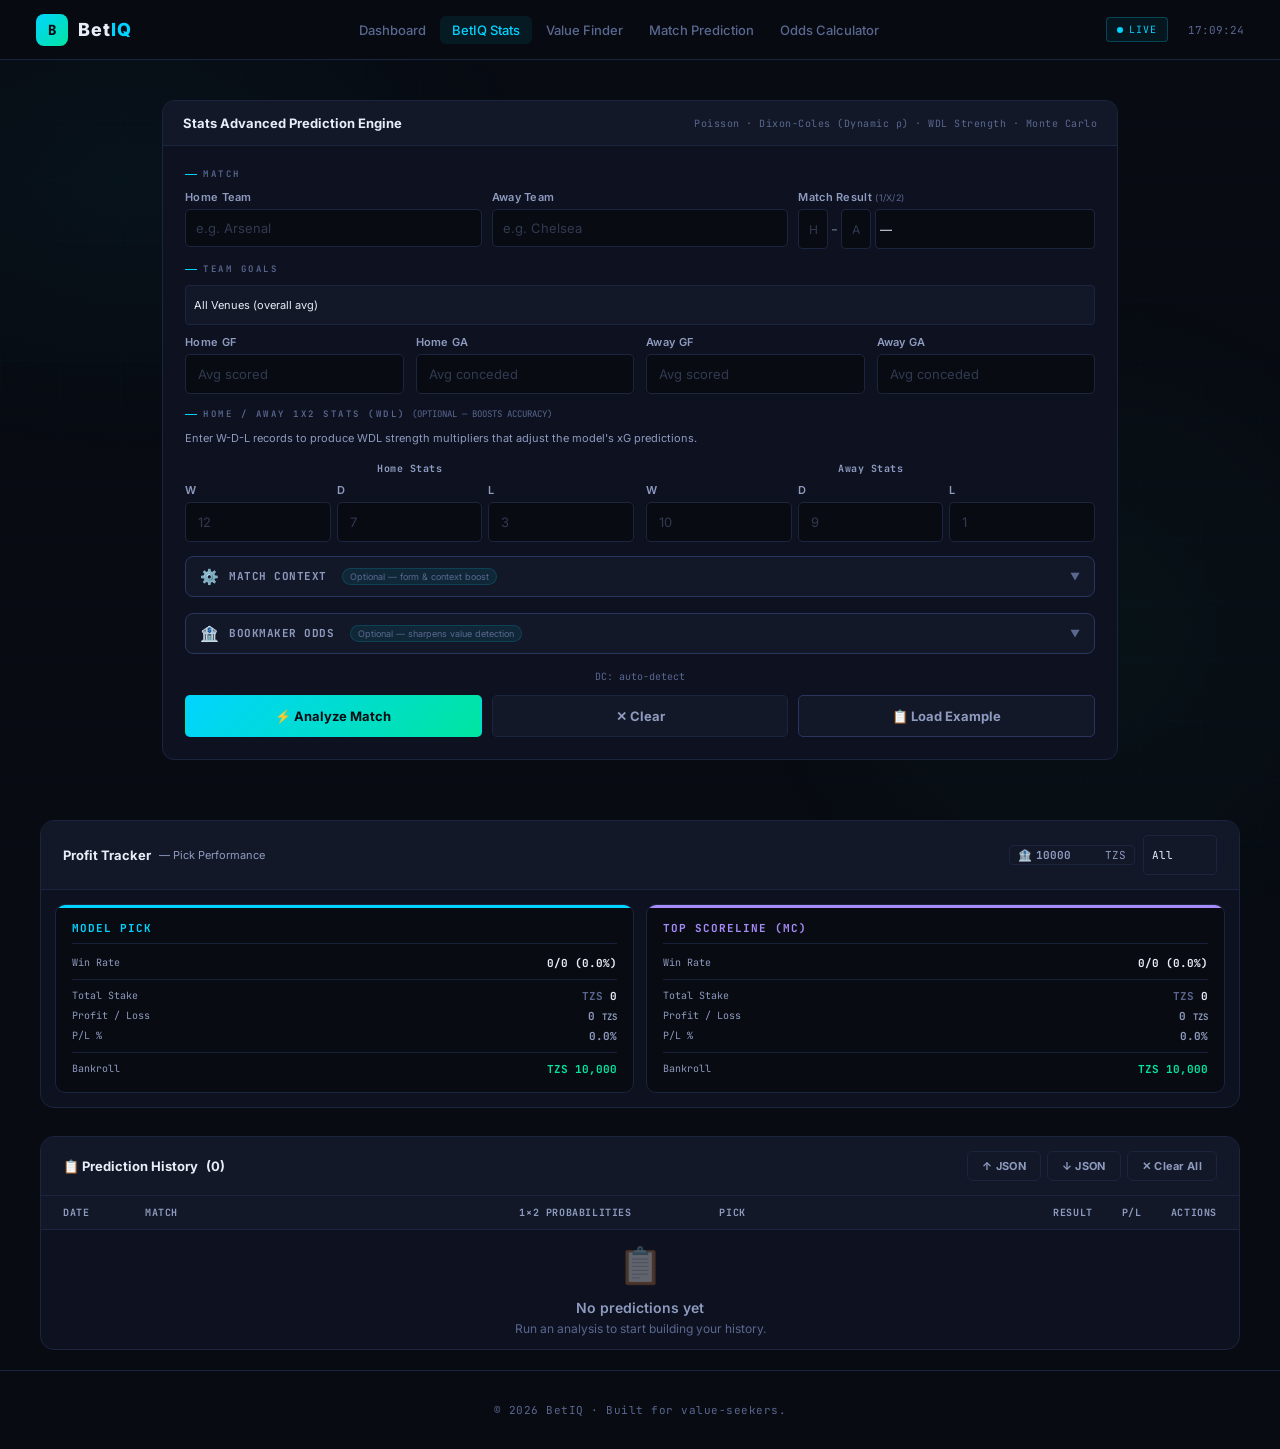
<file: betiq-stats.html>
<!DOCTYPE html>
<html lang="en">
<head>
<meta charset="UTF-8">
<meta name="viewport" content="width=device-width, initial-scale=1.0">
<title>BetIQ - Stats Football Predictor</title>
<link href="https://fonts.googleapis.com/css2?family=Inter:wght@400;500;600;700;800&family=JetBrains+Mono:wght@400;500;600;700&display=swap" rel="stylesheet">
<link rel="stylesheet" href="styles.css">
<style>
/* ── Collapsible section (generic) ────────────────────── */
.collapsible{border:1px solid var(--border2);border-radius:var(--radius);margin-bottom:16px;overflow:hidden;background:var(--surface2);}
.collapsible-header{display:flex;align-items:center;gap:10px;padding:10px 14px;cursor:pointer;user-select:none;transition:background .15s;}
.collapsible-header:hover{background:var(--surface3);}
.collapsible-icon{font-size:15px;}
.collapsible-title{flex:1;font-size:11px;font-weight:700;color:var(--muted2);font-family:'JetBrains Mono',monospace;letter-spacing:.5px;text-transform:uppercase;}
.collapsible-badge{display:inline-block;font-size:9px;font-weight:400;color:var(--muted);background:rgba(0,212,255,.08);border:1px solid rgba(0,212,255,.15);padding:2px 7px;border-radius:10px;margin-left:8px;letter-spacing:0;text-transform:none;font-family:'Inter',sans-serif;}
.collapsible-chevron{font-size:10px;color:var(--muted);transition:transform .2s;}
.collapsible-chevron.open{transform:rotate(180deg);}
.collapsible-body{padding:14px 14px 6px;border-top:1px solid var(--border);}
.collapsible-note{font-size:11px;color:var(--muted2);line-height:1.6;margin-bottom:14px;padding:8px 12px;background:rgba(0,212,255,.05);border-left:2px solid var(--cyan);border-radius:0 4px 4px 0;}

/* ── Edge Indicator (in results) ─────────────────────── */
.edge-badge{display:inline-flex;align-items:center;gap:4px;font-size:10px;font-weight:700;font-family:'JetBrains Mono',monospace;padding:3px 8px;border-radius:4px;letter-spacing:.3px;}
.edge-value{background:rgba(0,229,160,.12);color:var(--green);border:1px solid rgba(0,229,160,.3);}
.edge-slight{background:rgba(245,200,66,.10);color:var(--amber);border:1px solid rgba(245,200,66,.3);}
.edge-none{background:rgba(107,116,148,.10);color:var(--muted2);border:1px solid rgba(107,116,148,.3);}
.edge-against{background:rgba(255,77,109,.10);color:var(--red);border:1px solid rgba(255,77,109,.3);}

/* ── Bk comparison card ──────────────────────────────── */
.bk-cmp-grid{display:grid;grid-template-columns:repeat(auto-fill,minmax(170px,1fr));gap:8px;margin-top:10px;}
.bk-cmp-item{background:var(--surface2);border:1px solid var(--border);border-radius:var(--radius-sm);padding:10px 12px;}
.bk-cmp-label{font-size:10px;font-weight:700;color:var(--muted2);font-family:'JetBrains Mono',monospace;letter-spacing:.5px;margin-bottom:6px;}
.bk-cmp-row{display:flex;justify-content:space-between;align-items:center;font-size:11px;margin-bottom:3px;}
.bk-cmp-key{color:var(--muted);}
.bk-cmp-val{font-weight:600;font-family:'JetBrains Mono',monospace;}
.bk-vig{font-size:10px;color:var(--muted);margin-top:4px;padding-top:4px;border-top:1px solid var(--border);}

/* ── Edge in pick cards ──────────────────────────────── */
.pick-edge{margin-top:5px;display:flex;align-items:center;gap:6px;flex-wrap:wrap;}

/* ── Bookmaker note ─────────────────────────────────── */
.bk-note{font-size:11px;color:var(--muted2);line-height:1.6;margin-bottom:14px;padding:10px 14px;background:rgba(167,139,250,.06);border:1px solid rgba(167,139,250,.12);border-left:3px solid var(--purple);border-radius:4px;}

/* ── Profit Tracker ────────────────────────────────── */
.pt-row{display:flex;justify-content:space-between;align-items:center}
</style>
</head>
<body>
<div class="app">

  <div id="header"></div>

  <div class="app-body">
  <main class="main">
    <div class="stack">
      <div class="panel">
        <div class="panel-hd">
          <div class="panel-title">Stats Advanced Prediction Engine</div>
          <div class="panel-sub">Poisson · Dixon-Coles (Dynamic ρ) · WDL Strength · Monte Carlo</div>
        </div>
        <div class="panel-bd">

          <!-- TEAM NAMES -->
          <div class="slabel">Match</div>
          <div style="display:grid;grid-template-columns:1fr 1fr 1fr;gap:10px;margin-bottom:14px">
            <div class="field"><label>Home Team</label><input id="homeTeam" type="text" placeholder="e.g. Arsenal"></div>
            <div class="field"><label>Away Team</label><input id="awayTeam" type="text" placeholder="e.g. Chelsea"></div>
            <div class="field">
              <label>Match Result <span style="color:var(--muted);font-weight:400;font-size:9px">(1/X/2)</span></label>
              <div style="display:flex;gap:4px">
                <input id="homeGoals" type="number" min="0" max="15" placeholder="H" style="width:30px;background:var(--bg);color:var(--fg);border:1px solid var(--border);border-radius:4px;padding:8px 4px;font:inherit;font-size:12px;text-align:center" oninput="syncGoalsResult()">
                <span style="display:flex;align-items:center;color:var(--muted2);font-size:10px">–</span>
                <input id="awayGoals" type="number" min="0" max="15" placeholder="A" style="width:30px;background:var(--bg);color:var(--fg);border:1px solid var(--border);border-radius:4px;padding:8px 4px;font:inherit;font-size:12px;text-align:center" oninput="syncGoalsResult()">
                <select id="matchResult" style="flex:1;background:var(--bg);color:var(--fg);border:1px solid var(--border);border-radius:4px;padding:8px 4px;font:inherit;font-size:12px" onchange="clearGoalsOnManual()">
                  <option value="">—</option>
                  <option value="1">1</option>
                  <option value="X">X</option>
                  <option value="2">2</option>
                </select>
              </div>
            </div>
          </div>

          <!-- CORE STATS -->
          <div class="slabel">Team Goals</div>
          <div style="margin-bottom:14px">
            <select id="venueScope" style="width:100%;background:var(--surface2);color:var(--fg);border:1px solid var(--border);border-radius:4px;padding:6px 8px;font:inherit;font-size:11px;margin-bottom:10px">
              <option value="all">All Venues (overall avg)</option>
              <option value="split">Home / Away Split</option>
            </select>
            <div class="g4">
              <div class="field"><label>Home GF</label><input id="homeGF" type="number" step="0.01" placeholder="Avg scored"></div>
              <div class="field"><label>Home GA</label><input id="homeGA" type="number" step="0.01" placeholder="Avg conceded"></div>
              <div class="field"><label>Away GF</label><input id="awayGF" type="number" step="0.01" placeholder="Avg scored"></div>
              <div class="field"><label>Away GA</label><input id="awayGA" type="number" step="0.01" placeholder="Avg conceded"></div>
            </div>
          </div>



          <!-- HOME/AWAY WDL STATS -->
          <div class="slabel">Home / Away 1x2 Stats (WDL) <span style="color:var(--muted);font-weight:400;font-size:9px;letter-spacing:0">(optional — boosts accuracy)</span></div>
          <div style="margin-bottom:14px;font-size:11px;color:var(--muted2);line-height:1.6;">Enter W-D-L records to produce WDL strength multipliers that adjust the model's xG predictions.</div>
          <div style="display:grid;grid-template-columns:1fr 1fr;gap:12px;margin-bottom:14px">
            <div>
              <div style="font-size:10px;font-weight:700;color:var(--muted2);margin-bottom:8px;font-family:'JetBrains Mono',monospace;letter-spacing:0.5px;text-align:center">Home Stats</div>
              <div style="display:grid;grid-template-columns:1fr 1fr 1fr;gap:6px">
                <div class="field"><label>W</label><input id="homeWAll" type="number" min="0" placeholder="12"></div>
                <div class="field"><label>D</label><input id="homeDAll" type="number" min="0" placeholder="7"></div>
                <div class="field"><label>L</label><input id="homeLAll" type="number" min="0" placeholder="3"></div>
              </div>
            </div>
            <div>
              <div style="font-size:10px;font-weight:700;color:var(--muted2);margin-bottom:8px;font-family:'JetBrains Mono',monospace;letter-spacing:0.5px;text-align:center">Away Stats</div>
              <div style="display:grid;grid-template-columns:1fr 1fr 1fr;gap:6px">
                <div class="field"><label>W</label><input id="awayWAll" type="number" min="0" placeholder="10"></div>
                <div class="field"><label>D</label><input id="awayDAll" type="number" min="0" placeholder="9"></div>
                <div class="field"><label>L</label><input id="awayLAll" type="number" min="0" placeholder="1"></div>
              </div>
            </div>
          </div>

          <!-- MATCH CONTEXT (collapsible) -->
          <div class="collapsible">
            <div class="collapsible-header" onclick="toggleCollapsible('matchCtxBody', 'matchCtxChevron')">
              <span class="collapsible-icon">⚙️</span>
              <span class="collapsible-title">Match Context <span class="collapsible-badge">Optional — form &amp; context boost</span></span>
              <span class="collapsible-chevron" id="matchCtxChevron">▼</span>
            </div>
            <div class="collapsible-body" id="matchCtxBody" style="display:none">
              <div class="collapsible-note">Set the competition type, home and away form strings. Form strings like <strong>LWDWW</strong> influence the form multiplier (recency-weighted last 5).</div>
              <div class="g3">
                <div class="field"><label>Competition Type</label>
                  <select id="compType">
                    <option value="league" selected>League Match</option>
                    <option value="cup">Cup Match</option>
                    <option value="playoff">Playoff / KO</option>
                    <option value="friendly">Friendly</option>
                  </select>
                </div>
                <div class="field"><label>Home Form — oldest→newest (e.g. LWDWW)</label><input id="homeForm" type="text" placeholder="LWDWW" maxlength="10"></div>
                <div class="field"><label>Away Form — oldest→newest (e.g. DLLWW)</label><input id="awayForm" type="text" placeholder="DLLWW" maxlength="10"></div>
              </div>
            </div>
          </div>

          <!-- BOOKMAKER ODDS (collapsible) -->
          <div class="collapsible">
            <div class="collapsible-header" onclick="toggleCollapsible('bkBody', 'bkChevron')">
              <span class="collapsible-icon">🏦</span>
              <span class="collapsible-title">Bookmaker Odds <span class="collapsible-badge">Optional — sharpens value detection</span></span>
              <span class="collapsible-chevron" id="bkChevron">▼</span>
            </div>
            <div class="collapsible-body" id="bkBody" style="display:none">
              <div class="collapsible-note">Enter decimal odds from your bookmaker. The model cross-references vig-free implied probabilities with Poisson projections to detect edges and calibrate picks.</div>

              <div class="slabel">1X2 Odds <span style="color:var(--muted);font-weight:400;font-size:9px;letter-spacing:0">(decimal, e.g. 1.85 / 3.40 / 4.20)</span></div>
              <div class="g3" style="margin-bottom:14px">
                <div class="field"><label>Home Win (1)</label><input id="bkHome" type="number" step="0.01" min="1.01" placeholder="e.g. 1.85"></div>
                <div class="field"><label>Draw (X)</label><input id="bkDraw" type="number" step="0.01" min="1.01" placeholder="e.g. 3.40"></div>
                <div class="field"><label>Away Win (2)</label><input id="bkAway" type="number" step="0.01" min="1.01" placeholder="e.g. 4.20"></div>
              </div>
            </div>
          </div>

           <div id="dcIndicator" style="font-size:10px;color:var(--muted);font-family:'JetBrains Mono',monospace;margin-bottom:12px;text-align:center">
             <span style="color:var(--muted)">DC: auto-detect</span>
           </div>
           <div class="err-box" id="errBox"></div>
           <div class="btn-group">
            <button class="btn btn-primary" onclick="runAnalysis()" title="Ctrl+Enter">⚡ Analyze Match</button>
            <button class="btn btn-secondary" onclick="clearAll()">✕ Clear</button>
            <button class="btn btn-secondary btn-outline" onclick="loadExample()">📋 Load Example</button>
          </div>
          <div id="results" style="display:none;margin-top:28px"></div>

        </div>
      </div>
    </div>
  </main>
  
  <!-- PROFIT TRACKER -->
  <div class="history-wrap">
    <div class="hist-panel">
      <div class="panel-hd" style="display:flex;align-items:center;justify-content:space-between;flex-wrap:wrap;gap:8px">
        <div class="panel-title">Profit Tracker <span style="font-size:11px;color:var(--muted2);font-weight:400">— Pick Performance</span></div>
        <div style="display:flex;align-items:center;gap:8px">
          <div style="display:flex;align-items:center;gap:4px;background:var(--surface2);border:1px solid var(--border);border-radius:4px;padding:2px 8px;font-size:11px;font-family:'JetBrains Mono',monospace;color:var(--muted2)">🏦 <input id="bankrollInput" type="number" value="10000" min="100" step="500" style="width:65px;background:transparent;border:none;color:var(--fg);font-family:'JetBrains Mono',monospace;font-size:11px;font-weight:700;outline:none" onchange="document.getElementById('bankrollDisplay').textContent=this.value;renderProfitTracker()"> TZS</div>
          <select id="ptFilter" onchange="renderProfitTracker()" style="background:var(--surface2);color:var(--fg);border:1px solid var(--border);border-radius:4px;padding:4px 8px;font-size:11px;font-family:'JetBrains Mono',monospace;cursor:pointer">
            <option value="0">All</option>
            <option value="10">Last 10</option>
            <option value="20">Last 20</option>
            <option value="30">Last 30</option>
            <option value="50">Last 50</option>
            <option value="100">Last 100</option>
          </select>
        </div>
      </div>
      <div class="hist-table-wrap">
        <div id="profitTrackerBody" style="padding:14px;min-height:60px">
          <div style="text-align:center;color:var(--muted);font-size:11px;font-family:'JetBrains Mono',monospace;padding:20px">Loading...</div>
        </div>
      </div>
    </div>
  </div>

  <!-- HISTORY -->
  <div class="history-wrap">
    <div class="hist-panel">
      <div class="panel-hd">
        <div class="panel-title">📋 Prediction History <span class="hist-count" id="histCount">(0)</span></div>
        <div style="display:flex;align-items:center;gap:6px">
          <button class="h-btn h-btn-clear" onclick="exportHistory()" title="Export as JSON">↑ JSON</button>
          <button class="h-btn h-btn-clear" onclick="document.getElementById('importFile').click()" title="Import from JSON">↓ JSON</button>
          <button class="h-btn h-btn-clear" onclick="clearHistory()" title="Clear all history">✕ Clear All</button>
          <input type="file" id="importFile" accept=".json" style="display:none" onchange="importHistory(event)">
        </div>
      </div>
      <div class="hist-table-wrap">
        <table class="htbl">
          <thead>
            <tr>
              <th style="text-align:left;width:90px">Date</th>
              <th style="text-align:left">Match</th>
              <th style="text-align:left;width:200px">1×2 Probabilities</th>
              <th style="text-align:left">Pick</th>
              <th style="text-align:center;width:60px">Result</th>
              <th style="text-align:center;width:50px">P/L</th>
              <th style="text-align:center;width:80px">Actions</th>
            </tr>
          </thead>
          <tbody id="historyBody"></tbody>
        </table>
      </div>
    </div>
  </div>
</div>

<div id="footer"></div>

</div>

<script src="header.js"></script>
<script src="footer.js"></script>
<script src="back-to-top.js"></script>
<script>
(function(){
'use strict';
const $ = id => document.getElementById(id);
const fp = p => (p * 100).toFixed(1) + '%';
const fo = p => (p > 0.001 ? (1/p).toFixed(2) : '—');
const MAX = 15;

// ══════════════════════════════════════════════════════════════
//  BOOKMAKER ODDS — Input helpers & math
// ══════════════════════════════════════════════════════════════
/** Toggle any collapsible section */
window.toggleCollapsible = function(bodyId, chevronId){
  const body = $(bodyId), chev = $(chevronId);
  if(!body) return;
  const isOpen = body.style.display !== 'none';
  body.style.display = isOpen ? 'none' : 'block';
  if(chev) chev.classList.toggle('open', !isOpen);
};

/** Read a decimal odds input. Returns null if empty/invalid. */
function getOdds(id){
  const el = $(id); if(!el || el.value === '') return null;
  const v = parseFloat(el.value);
  if(isNaN(v) || v < 1.01){ el.classList.add('err'); el.classList.remove('ok'); return null; }
  el.classList.remove('err'); el.classList.add('ok'); return v;
}

/**
 * Parse all bookmaker odds from the UI.
 * Returns null if no odds were entered at all.
 * Returns an object with any subset of { h, d, a }.
 */
function getBkOdds(){
  const bkHome = getOdds('bkHome'), bkDraw = getOdds('bkDraw'), bkAway = getOdds('bkAway');

  const has1x2 = bkHome !== null || bkDraw !== null || bkAway !== null;

  if(!has1x2) return null;

  const result = {};
  if(bkHome !== null) result.h = bkHome;
  if(bkDraw !== null) result.d = bkDraw;
  if(bkAway !== null) result.a = bkAway;
  return result;
}

/**
 * Convert a set of decimal odds to vig-free implied probabilities.
 * odds: array of decimal odds values (parallel to keys).
 * Returns array of vig-removed probabilities (sum ~= 1.0).
 */
function vigFreeProbs(oddsArr){
  const raw = oddsArr.map(o => 1 / o);
  const vig = raw.reduce((s, v) => s + v, 0);
  return { probs: raw.map(r => r / vig), vig: vig - 1 };
}

/**
 * Compute edge: modelProb vs bookmakerProb (vig-free).
 * Returns { edge: number (positive = value), label, bkProb }.
 */
function computeEdge(modelProb, bkDecimalOdds, allBkOddsArr){
  if(bkDecimalOdds == null || allBkOddsArr.some(o => o == null)) return null;
  const { probs } = vigFreeProbs(allBkOddsArr);
  // Find which index corresponds to bkDecimalOdds
  const idx = allBkOddsArr.indexOf(bkDecimalOdds);
  const bkProb = probs[idx];
  const edge = modelProb - bkProb; // positive = model thinks it's more likely than bk implies
  return { edge, bkProb, bkOdds: bkDecimalOdds };
}

/**
 * Blend model probability with bookmaker vig-free probability.
 * Weight: if data quality is high, trust model more; if bk odds present,
 * use them as a calibration signal.
 * blendFactor: how much weight to give bk (0 = ignore, 1 = full bk).
 */
function blendWithBk(modelProb, bkProb, dqScore){
  if(bkProb == null) return modelProb;
  // Higher data quality → model gets more weight (0.6–0.75), bk gets less (0.25–0.40)
  const dqW = 0.60 + (dqScore / 100) * 0.15; // 0.60 at dq=0, 0.75 at dq=100
  return modelProb * dqW + bkProb * (1 - dqW);
}

/** Build a full bkOdds analysis object for display and use in tips */
function analyzeBkOdds(bkOdds, prbs, btts, mat, dqScore){
  if(!bkOdds) return null;
  const result = { items: [], vig1x2: null };

  // 1x2
  if(bkOdds.h != null && bkOdds.d != null && bkOdds.a != null){
    const { probs, vig } = vigFreeProbs([bkOdds.h, bkOdds.d, bkOdds.a]);
    result.vig1x2 = vig;
    const bkPH = probs[0], bkPD = probs[1], bkPA = probs[2];
    const blendH = blendWithBk(prbs.h, bkPH, dqScore);
    const blendD = blendWithBk(prbs.d, bkPD, dqScore);
    const blendA = blendWithBk(prbs.a, bkPA, dqScore);
    result.items.push({ market:'Home Win', cat:'1X2', modelProb:prbs.h, bkProb:bkPH, bkOdds:bkOdds.h, blendedProb:blendH, edge:prbs.h - bkPH });
    result.items.push({ market:'Draw',     cat:'1X2', modelProb:prbs.d, bkProb:bkPD, bkOdds:bkOdds.d, blendedProb:blendD, edge:prbs.d - bkPD });
    result.items.push({ market:'Away Win', cat:'1X2', modelProb:prbs.a, bkProb:bkPA, bkOdds:bkOdds.a, blendedProb:blendA, edge:prbs.a - bkPA });
    result.blend1x2 = { h: blendH, d: blendD, a: blendA };
  }
  return result;
}

/** Return edge badge HTML */
function edgeBadge(edge){
  if(edge === null || edge === undefined) return '';
  const pct = (edge * 100).toFixed(1);
  if(edge >= 0.05) return '<span class="edge-badge edge-value">▲ +'+pct+'% VALUE</span>';
  if(edge >= 0.02) return '<span class="edge-badge edge-slight">▲ +'+pct+'% slight edge</span>';
  if(edge >= -0.02) return '<span class="edge-badge edge-none">≈ '+pct+'% no edge</span>';
  return '<span class="edge-badge edge-against">▼ '+pct+'% against</span>';
}

/** Render the bookmaker comparison card for the Probs tab */
function renderBkCompCard(bkAnalysis){
  if(!bkAnalysis || bkAnalysis.items.length === 0) return '';
  let html = '<div class="card" style="margin-top:12px"><div class="card-title">🏦 Bookmaker Odds Analysis — Model vs Market</div>';
  html += '<div style="font-size:11px;color:var(--muted2);margin-bottom:12px;line-height:1.6">Vig-free implied probabilities extracted from bookmaker odds, then compared to model output. Positive edge (▲) = model rates outcome higher than market — potential value bet.</div>';
  html += '<div style="overflow-x:auto"><table class="tbl" style="min-width:540px">';
  html += '<thead><tr><th style="text-align:left">Market</th><th>Model %</th><th>Bk Implied %</th><th>Fair Odds</th><th>Bk Odds</th><th>Edge</th><th>Blended %</th></tr></thead><tbody>';
  bkAnalysis.items.forEach(it => {
    const edgeVal = it.edge !== null ? it.edge : null;
    const edgePct = edgeVal !== null ? ((edgeVal > 0 ? '+' : '') + (edgeVal * 100).toFixed(1) + '%') : '—';
    const edgeColor = edgeVal === null ? 'var(--muted)' : edgeVal >= 0.05 ? 'var(--green)' : edgeVal >= 0.02 ? 'var(--amber)' : edgeVal >= -0.02 ? 'var(--muted2)' : 'var(--red)';
    html += '<tr>';
    html += '<td style="text-align:left;font-weight:700">'+it.market+'</td>';
    html += '<td style="color:var(--cyan)">'+fp(it.modelProb)+'</td>';
    html += '<td style="color:var(--muted2)">'+(it.bkProb !== null ? fp(it.bkProb) : '—')+'</td>';
    html += '<td style="font-family:\'JetBrains Mono\',monospace">'+fo(it.modelProb)+'</td>';
    html += '<td style="font-family:\'JetBrains Mono\',monospace;color:var(--amber)">'+it.bkOdds.toFixed(2)+'</td>';
    html += '<td style="font-weight:700;color:'+edgeColor+'">'+edgePct+'</td>';
    html += '<td style="color:var(--purple);font-weight:700">'+fp(it.blendedProb)+'</td>';
    html += '</tr>';
  });
  html += '</tbody></table></div>';

  // Vig summary
  const vigs = [];
  if(bkAnalysis.vig1x2 !== null) vigs.push('1X2 vig: '+((bkAnalysis.vig1x2)*100).toFixed(2)+'%');
  if(vigs.length > 0) html += '<div class="bk-vig" style="margin-top:8px;font-size:10px;color:var(--muted);font-family:\'JetBrains Mono\',monospace">📊 Overround — '+vigs.join(' · ')+'</div>';
  html += '<div class="note" style="margin-top:8px">Blended % = model probability weighted by data quality (60–75%) fused with bookmaker vig-free probability. Use blended figure for final stake decisions.</div>';
  html += '</div>';
  return html;
}

// ── Profit Tracker ─────────────────────────────────────────────
function kellyVal(odds, prob) {
  if (odds <= 1.01 || prob <= 0) return 0;
  return Math.max(0, ((odds - 1) * prob - (1 - prob)) / (odds - 1));
}

function getBankroll(){
  var el=document.getElementById('bankrollInput');
  return el?parseInt(el.value)||10000:10000;
}

function calcStake(kelly, edge, bankroll) {
  bankroll = bankroll || getBankroll();
  if (kelly > 0) return Math.round(bankroll * Math.min(kelly, 0.25));
  if (edge > 0) return Math.round(bankroll * Math.min(edge, 0.05));
  return 0;
}

function calcProbStake(prob, bankroll) {
  bankroll = bankroll || getBankroll();
  if (prob < 0.20) return 0;
  var pct = Math.min(Math.max(0, (prob - 0.20) / 0.50), 1) * 0.08;
  return Math.round(bankroll * pct);
}

window.renderProfitTracker = function() {
  var el = $('profitTrackerBody');
  if (!el) return;
  var hist = window._predictionHistory || [];
  var ptFilterEl = $('ptFilter');
  var lastN = ptFilterEl ? parseInt(ptFilterEl.value) || 0 : 0;
  if (lastN > 0 && hist.length > lastN) hist = hist.slice(hist.length - lastN);

  // ── Model Pick stats ──
  var allW = 0, allL = 0, valW = 0, valL = 0, totalP = 0, totalStake = 0;
  for (var hi = 0; hi < hist.length; hi++) {
    var e = hist[hi];
    if (!e.result || e.result === '' || !e.pick) continue;
    if (e.result === e.pick) allW++; else allL++;
    if (e.pl !== undefined && Math.abs(e.pl) > 0) {
      totalP += e.pl;
      totalStake += Math.abs(e.stake || 0);
    }
  }

  // ── Top Scoreline (MC) stats ──
  var slW = 0, slL = 0, slTotalP = 0, slTotalStake = 0;
  for (var si = 0; si < hist.length; si++) {
    var se = hist[si];
    if (!se.result || se.result === '' || !se.topScores || !se.topScores.length) continue;
    var hg = se.inputs && se.inputs.homeGoals ? parseInt(se.inputs.homeGoals) : null;
    var ag = se.inputs && se.inputs.awayGoals ? parseInt(se.inputs.awayGoals) : null;
    if (hg === null || ag === null || isNaN(hg) || isNaN(ag)) continue;
    var top1 = se.topScores[0];
    if (!top1) continue;
    // Direction-only match: compare the sign of the score difference
    var predDir = top1.home > top1.away ? 'H' : top1.home === top1.away ? 'D' : 'A';
    var actualDir = hg > ag ? 'H' : hg === ag ? 'D' : 'A';
    var hit = predDir === actualDir;
    if (hit) slW++; else slL++;
    if (se.stake !== undefined && Math.abs(se.stake) > 0) {
      slTotalStake += Math.abs(se.stake);
      // Use model probability for that direction as fair odds
      var dirProb = predDir === 'H' ? (se.mcPrbs ? se.mcPrbs.h : se.prbs ? se.prbs.h : 0.5) : predDir === 'D' ? (se.mcPrbs ? se.mcPrbs.d : se.prbs ? se.prbs.d : 0.25) : (se.mcPrbs ? se.mcPrbs.a : se.prbs ? se.prbs.a : 0.45);
      var dirOdds = dirProb > 0.001 ? 1 / dirProb : 2.0;
      var scorelinePL = hit ? Math.round(Math.abs(se.stake) * (dirOdds - 1)) : -Math.abs(se.stake);
      slTotalP += scorelinePL;
    }
  }

  function wrStr(w, l) {
    var tot = w + l;
    return tot > 0 ? w + '/' + tot + ' (' + (w / tot * 100).toFixed(1) + '%)' : '0/0 (0.0%)';
  }

  function roiStr(p, tot) {
    return tot > 0 ? (p / tot * 100) : 0;
  }

  var allWr = wrStr(allW, allL);
  var roi = roiStr(totalP, totalStake);
  var plColor = totalP > 0 ? 'var(--green)' : totalP < 0 ? 'var(--red)' : 'var(--muted2)';

  var bankroll=getBankroll();

  function ptCard(title, accent, w, l, stake, plVal, pct, bnk) {
    var pColor = plVal > 0 ? 'var(--green)' : plVal < 0 ? 'var(--red)' : 'var(--muted2)';
    var wr = wrStr(w, l);
    var running = bnk + plVal;
    return '<div style="background:var(--bg);border:1px solid var(--border);border-radius:10px;padding:16px;font-family:\'JetBrains Mono\',monospace;position:relative;overflow:hidden">' +
      '<div style="position:absolute;top:0;left:0;right:0;height:3px;background:' + accent + '"></div>' +
      '<div style="font-size:11px;font-weight:700;color:' + accent + ';letter-spacing:1px;text-transform:uppercase;margin-bottom:12px;padding-bottom:8px;border-bottom:1px solid var(--surface3)">' + title + '</div>' +
      '<div style="display:flex;flex-direction:column;gap:6px">' +
      '<div class="pt-row"><span style="font-size:10px;color:var(--muted2)">Win Rate</span><span style="font-size:11px;font-weight:700;color:var(--fg)">' + wr + '</span></div>' +
      '<div style="height:1px;background:var(--surface3);margin:3px 0"></div>' +
      '<div class="pt-row"><span style="font-size:10px;color:var(--muted2)">Total Stake</span><span style="font-size:11px;font-weight:700;color:var(--fg)"><span style="color:var(--muted)">TZS </span>' + stake.toLocaleString() + '</span></div>' +
      '<div class="pt-row"><span style="font-size:10px;color:var(--muted2)">Profit / Loss</span><span style="font-size:11px;font-weight:700;color:' + pColor + '">' + (plVal > 0 ? '+' : '') + plVal.toLocaleString() + ' <span style="font-size:9px;color:' + pColor + '80">TZS</span></span></div>' +
      '<div class="pt-row"><span style="font-size:10px;color:var(--muted2)">P/L %</span><span style="font-size:11px;font-weight:700;color:' + pColor + '">' + (pct > 0 ? '+' : '') + pct.toFixed(1) + '%</span></div>' +
      '<div style="height:1px;background:var(--surface3);margin:3px 0"></div>' +
      '<div class="pt-row"><span style="font-size:10px;color:var(--muted2)">Bankroll</span><span style="font-size:11px;font-weight:700;color:' + (running >= bnk ? 'var(--green)' : 'var(--red)') + '">TZS ' + running.toLocaleString() + '</span></div>' +
      '</div></div>';
  }

  el.innerHTML =
    '<div style="display:grid;grid-template-columns:1fr 1fr;gap:12px">' +
    ptCard('Model Pick', 'var(--cyan)', allW, allL, totalStake, totalP, roi, bankroll) +
    ptCard('Top Scoreline (MC)', 'var(--purple)', slW, slL, slTotalStake, slTotalP, roiStr(slTotalP, slTotalStake), bankroll) +
    '</div>';
};

// Store bk analysis globally for reuse in tips
window._lastBkAnalysis = null;

// ── Prediction History (localStorage) ─────────────────────────
const MAX_HISTORY=150;
const STORAGE_KEY='betiqpro_history_betiq_stats';

function loadHistoryFromStorage(){
  try{
    const raw=localStorage.getItem(STORAGE_KEY);
    return raw?JSON.parse(raw):[];
  }catch(e){ return []; }
}

function saveHistoryToStorage(){
  try{
    localStorage.setItem(STORAGE_KEY,JSON.stringify(window._predictionHistory));
  }catch(e){ console.warn('Could not save history:',e); }
}

window._predictionHistory=loadHistoryFromStorage();
renderHistory();
window.renderProfitTracker();

function renderHistory(){
  const el=$('historyBody'),cnt=$('histCount');
  if(!el) return;
  const h=window._predictionHistory;
  if(cnt) cnt.textContent='('+h.length+')';
  if(h.length===0){
    el.innerHTML='<tr><td colspan="7" class="h-empty" style="text-align:center"><div class="h-empty-icon">📋</div><div class="h-empty-txt">No predictions yet</div><div class="h-empty-sub">Run an analysis to start building your history.</div></td></tr>';
    return;
  }
  let html='';
  for(let i=h.length-1;i>=0;i--){
    const e=h[i];
    const idx=h.length-1-i;
    let tipsHtml;
    if(e.pick){
      var pickColor=e.pick==='1'?'var(--green)':e.pick==='X'?'var(--draw)':'var(--red)';
      tipsHtml='<span class="h-tip" style="font-weight:700;font-size:13px;color:'+pickColor+'">'+escHtml(e.pick)+'</span>';
    } else {
      tipsHtml='<span style="color:var(--muted);font-size:11px">—</span>';
    }
    html+='<tr>';
    html+='<td><span class="h-date">'+escHtml(e.date)+'</span></td>';
    html+='<td><span class="h-match">'+escHtml(e.homeTeam)+'<span class="vs">vs</span>'+escHtml(e.awayTeam)+'</span></td>';
    html+='<td><div class="h-probs">';
    if(e.prbs){
      html+='<span class="h-prob h">H&nbsp;'+fp(e.prbs.h)+'</span>';
      html+='<span class="h-prob d">D&nbsp;'+fp(e.prbs.d)+'</span>';
      html+='<span class="h-prob a">A&nbsp;'+fp(e.prbs.a)+'</span>';
    } else {
      html+='<span style="color:var(--muted)">—</span>';
    }
    html+='</div></td>';
    html+='<td><div class="h-tips">'+tipsHtml+'</div></td>';
    var resultColor=e.result==='1'?'var(--green)':e.result==='X'?'var(--draw)':e.result==='2'?'var(--red)':'var(--muted)';
    var resultBg=e.result==='1'?'rgba(0,229,160,0.12)':e.result==='X'?'rgba(245,200,66,0.12)':e.result==='2'?'rgba(255,77,109,0.12)':'transparent';
    var hgVal=e.inputs&&e.inputs.homeGoals?escHtml(e.inputs.homeGoals):'';
    var agVal=e.inputs&&e.inputs.awayGoals?escHtml(e.inputs.awayGoals):'';
    html+='<td style="text-align:center"><span style="display:inline-flex;align-items:center;justify-content:center;width:26px;height:26px;border-radius:50%;font-size:12px;font-weight:800;font-family:\'JetBrains Mono\',monospace;background:'+resultBg+';color:'+resultColor+';border:2px solid '+resultColor+'">'+(e.result&&e.result!==''?escHtml(e.result):'-')+'</span></td>';
    var pl=e.pl!==undefined?e.pl:0;
    var plStr=pl>0?'+'+pl:(pl<0?''+pl:'-');
    var plCls=pl>0?'pos':pl<0?'neg':'';
    var sourceBadge=e.stakeSource==='mc'?'<span style="font-size:8px;color:var(--muted2);margin-left:3px;font-weight:400">MC</span>':'';
    html+='<td style="text-align:center;font-size:12px;font-weight:700;font-family:\'JetBrains Mono\',monospace" class="'+plCls+'">'+plStr+sourceBadge+'</td>';
    html+='<td><div class="h-actions">'+
      '<select id="resEdit-'+idx+'" class="res-edit" style="display:none;width:44px;font-size:10px;padding:1px 2px" onchange="syncGoalsResultEdit('+idx+')">'+
        '<option value="">—</option><option value="1">1</option><option value="X">X</option><option value="2">2</option>'+
      '</select>'+
      '<input id="hgEdit-'+idx+'" type="number" min="0" max="15" style="display:none;width:24px;font-size:10px;padding:2px 3px;background:var(--surface2);border:1px solid var(--border);border-radius:3px;color:var(--fg);font-family:\'JetBrains Mono\',monospace;outline:none" placeholder="H" value="'+hgVal+'" oninput="syncGoalsResultEdit('+idx+')">'+
      '<input id="agEdit-'+idx+'" type="number" min="0" max="15" style="display:none;width:24px;font-size:10px;padding:2px 3px;background:var(--surface2);border:1px solid var(--border);border-radius:3px;color:var(--fg);font-family:\'JetBrains Mono\',monospace;outline:none" placeholder="A" value="'+agVal+'" oninput="syncGoalsResultEdit('+idx+')">'+
      '<span id="saveResBtn-'+idx+'" class="h-btn" style="display:none" onclick="saveInlineResult('+idx+')" title="Save result">✓</span>'+
      '<span class="h-btn" onclick="toggleInlineResult('+idx+')" title="Set result">✎</span>'+
      '<span class="h-btn reload" onclick="reloadEntry('+idx+')" title="Re-run this match">↻</span>'+
      '<span class="h-btn delete" onclick="deleteEntry('+idx+')" title="Delete">✕</span>'+
    '</div></td>';
    html+='</tr>';
  }
  el.innerHTML=html;
}

window.exportHistory=async function(){
  const hist=window._predictionHistory||[];
  if(hist.length===0){alert('No history to export.');return;}
  try{
    const handle=await window.showSaveFilePicker({
      suggestedName:'betiqpro_history_betiq_stats.json',
      types:[{description:'JSON',accept:{'application/json':['.json']}}]
    });
    const writable=await handle.createWritable();
    await writable.write(JSON.stringify(hist,null,2));
    await writable.close();
  }catch(err){if(err.name!=='AbortError')alert('Save failed: '+err.message);}
};

window.importHistory=function(evt){
  const file=evt.target.files[0];
  if(!file)return;
  const reader=new FileReader();
  reader.onload=function(e){
    try{
      const data=JSON.parse(e.target.result);
      if(!Array.isArray(data)){alert('Invalid file: expected a JSON array.');return;}
      window._predictionHistory=data;
      saveHistoryToStorage();
      renderHistory();
      window.renderProfitTracker();
      alert('Imported '+data.length+' prediction(s).');
    }catch(err){alert('Error reading file: '+err.message);}
  };
  reader.readAsText(file);
  evt.target.value='';
};

window.clearHistory=function(){
  window._predictionHistory=[];
  saveHistoryToStorage();
  renderHistory();
  window.renderProfitTracker();
};

window.deleteEntry=function(idx){
  const h=window._predictionHistory;
  const realIdx=h.length-1-idx;
  if(realIdx>=0&&realIdx<h.length) h.splice(realIdx,1);
  saveHistoryToStorage();
  renderHistory();
  window.renderProfitTracker();
};

window.reloadEntry=function(idx){
  const h=window._predictionHistory;
  const realIdx=h.length-1-idx;
  const e=h[realIdx];
  if(!e||!e.inputs) return;
  const inp=e.inputs;
  const set=(id,val)=>{const el=$(id);if(el)el.value=val;};
  set('homeTeam',inp.homeTeam||'');set('awayTeam',inp.awayTeam||'');
  set('venueScope',inp.venueScope||'all');
  set('homeGF',inp.homeGF||'');set('homeGA',inp.homeGA||'');
  set('awayGF',inp.awayGF||'');set('awayGA',inp.awayGA||'');
  set('homeWAll',inp.homeWAll||'');set('homeDAll',inp.homeDAll||'');set('homeLAll',inp.homeLAll||'');
  set('awayWAll',inp.awayWAll||'');set('awayDAll',inp.awayDAll||'');set('awayLAll',inp.awayLAll||'');
  set('homeForm',inp.homeForm||'');set('awayForm',inp.awayForm||'');
  set('compType',inp.compType||'league');
  // Restore bookmaker odds if saved
  set('bkHome',inp.bkHome||'');set('bkDraw',inp.bkDraw||'');set('bkAway',inp.bkAway||'');
  if(e.result!==undefined&&e.result!==''){var mrEl=$('matchResult');if(mrEl)mrEl.value=e.result;}
  if(e.inputs){set('homeGoals',e.inputs.homeGoals||'');set('awayGoals',e.inputs.awayGoals||'');}
  $('results').style.display='none';
  window.runAnalysis(realIdx);
};

window.toggleInlineResult=function(idx){
  var sel=$('resEdit-'+idx),hg=$('hgEdit-'+idx),ag=$('agEdit-'+idx),btn=$('saveResBtn-'+idx);
  if(!sel)return;
  var vis=sel.style.display==='none'?'':'none';
  sel.style.display=vis;hg.style.display=vis;ag.style.display=vis;btn.style.display=vis;
  if(vis===''){
    var h=window._predictionHistory,realIdx=h.length-1-idx,e=h[realIdx];
    if(e)sel.value=e.result||'';
  }
};
window.syncGoalsResultEdit=function(idx){
  var hg=$('hgEdit-'+idx),ag=$('agEdit-'+idx),sel=$('resEdit-'+idx);
  var h=parseInt(hg.value),a=parseInt(ag.value);
  if(!isNaN(h)&&!isNaN(a)){sel.value=h>a?'1':h===a?'X':'2';}
};
window.saveInlineResult=function(idx){
  var h=window._predictionHistory,realIdx=h.length-1-idx,e=h[realIdx];
  if(!e)return;
  var sel=$('resEdit-'+idx),hg=$('hgEdit-'+idx),ag=$('agEdit-'+idx);
  e.result=sel.value||'';
  if(!e.inputs)e.inputs={};
  e.inputs.homeGoals=hg.value||'';
  e.inputs.awayGoals=ag.value||'';
  if(e.result&&e.stake>0){
    if(e.result===e.pick){e.pl=e.pickOdds?Math.round(e.stake*(e.pickOdds-1)):Math.round(e.stake*((1/e.pickProb)-1));}
    else{e.pl=-e.stake;}
  } else {e.pl=0;}
  saveHistoryToStorage();renderHistory();window.renderProfitTracker();
};

function escHtml(s){ const d=document.createElement('div'); d.textContent=s||''; return d.innerHTML; }

window.syncGoalsResult=function(){
  var h=$('homeGoals'),a=$('awayGoals'),r=$('matchResult');
  if(!h||!a||!r)return;
  var hv=parseInt(h.value),av=parseInt(a.value);
  if(!isNaN(hv)&&!isNaN(av)){r.value=hv>av?'1':hv===av?'X':'2';}
  else if(h.value===''&&a.value===''){r.value='';}
};
window.clearGoalsOnManual=function(){
  var h=$('homeGoals'),a=$('awayGoals');
  if(h)h.value='';if(a)a.value='';
};

// ── Input helpers ──────────────────────────────────────────────
function getNum(id){
  const el=$(id); if(!el||el.value===''||el.value===null) return null;
  const v=parseFloat(el.value);
  if(isNaN(v)||v<0){el.classList.add('err');el.classList.remove('ok');return null;}
  el.classList.remove('err');el.classList.add('ok');return v;
}
function hv(v){ return v!==null&&v!==undefined; }
function getStr(id){ const el=$(id);return el?el.value.trim():''; }
function getInt(id){
  const el=$(id); if(!el||el.value===''||el.value===null) return null;
  const v=parseInt(el.value,10);
  if(isNaN(v)||v<0){el.classList.add('err');el.classList.remove('ok');return null;}
  el.classList.remove('err');el.classList.add('ok');return v;
}

document.querySelectorAll('.field input').forEach(inp=>{
  inp.addEventListener('blur',function(){
    if(this.value===''){this.classList.remove('err','ok');return;}
    if(this.type==='number'){
      const v=parseFloat(this.value);
      if(isNaN(v)||v<0)this.classList.add('err'),this.classList.remove('ok');
      else this.classList.remove('err'),this.classList.add('ok');
    }
  });
  inp.addEventListener('input',function(){
    if(this.id==='homeForm'||this.id==='awayForm') this.value=this.value.toUpperCase().replace(/[^WDLP]/g,'');
  });
});

// ══════════════════════════════════════════════════════════════
//  MATH CORE
// ══════════════════════════════════════════════════════════════
function poisson(lam,k){
  if(lam<=0) return k===0?1:0;
  let logP=-lam+k*Math.log(lam);
  for(let i=1;i<=k;i++) logP-=Math.log(i);
  return Math.exp(logP);
}

function calcDynamicRho(lh,la){
  const total=lh+la;
  if(total<=0) return -0.13;
  const base=-(0.08+0.04/total);
  // Exponential decay after DC threshold (~2.8 xG total) — at high xG the low-score
  // correction should vanish because Poisson already handles those scores correctly.
  const decay=Math.exp(-Math.max(0,total-2.8)*0.4);
  return Math.max(-0.20,base*decay);
}

function dcCorrection(i,j,lH,lA,rho){
  if(i===0&&j===0) return 1-lH*lA*rho;
  if(i===0&&j===1) return 1+lH*rho;
  if(i===1&&j===0) return 1+lA*rho;
  if(i===1&&j===1) return 1-rho;
  return 1;
}

function buildMatrix(lh,la,useDC){
  const rho=useDC?calcDynamicRho(lh,la):0;
  const totalXG=lh+la;
  const corrRho=totalXG>3.0?Math.min(0.15,(totalXG-3.0)*0.05):0;
  const m=[];
  for(let i=0;i<=MAX;i++){
    m[i]=[];
    for(let j=0;j<=MAX;j++){
      let p=poisson(lh,i)*poisson(la,j);
      if(useDC) p*=dcCorrection(i,j,lh,la,rho);
      if(corrRho>0){
        const hD=i-lh,aD=j-la;
        p*=(hD*aD>0)?(1+corrRho):(1-corrRho*0.5);
      }
      m[i][j]=Math.max(0,p);
    }
  }
  let total=0;
  for(let i=0;i<=MAX;i++) for(let j=0;j<=MAX;j++) total+=m[i][j];
  if(total>0) for(let i=0;i<=MAX;i++) for(let j=0;j<=MAX;j++) m[i][j]/=total;
  return m;
}

function calc1x2(m){
  let h=0,d=0,a=0;
  for(let i=0;i<=MAX;i++) for(let j=0;j<=MAX;j++){
    if(i>j)h+=m[i][j]; else if(i===j)d+=m[i][j]; else a+=m[i][j];
  }
  const t=h+d+a;
  return{h:h/t,d:d/t,a:a/t};
}

function calcBTTS(m){
  let y=0;
  for(let i=1;i<=MAX;i++) for(let j=1;j<=MAX;j++) y+=m[i][j];
  return y;
}

function calcOU(m,line){
  let over=0,under=0;
  for(let i=0;i<=MAX;i++) for(let j=0;j<=MAX;j++){
    if(i+j>line)over+=m[i][j];
    else if(i+j<line)under+=m[i][j];
  }
  const t=over+under||1;
  return{over:over/t,under:under/t};
}

function calcAHCover(m,threshold){
  const t=-threshold;
  const fraction=((t%1)+1)%1;
  const isQB=Math.abs(fraction-0.25)<0.001||Math.abs(fraction-0.75)<0.001;
  if(isQB){
    const lower=t<0?Math.ceil(t*2)/2:Math.floor(t*2)/2;
    const upper=lower+(t<0?-0.5:0.5);
    const a=calcAHHalf(m,lower);
    const b=calcAHHalf(m,upper);
    return{home:(a.home+b.home)/2,away:(a.away+b.away)/2,push:0};
  }
  return calcAHHalf(m,t);
}

function calcAHHalf(m,threshold){
  let home=0,away=0,push=0;
  for(let i=0;i<=MAX;i++) for(let j=0;j<=MAX;j++){
    const p=m[i][j],diff=i-j;
    if(diff>threshold)home+=p;
    else if(diff<threshold)away+=p;
    else push+=p;
  }
  const tw=home+away||1;
  return{home:home/tw,away:away/tw,push};
}

function skellamPMF(mu1,mu2,k){
  const mu=mu1+mu2;
  const ratio=mu1/(mu2||0.01);
  const sqrtProd=2*Math.sqrt(mu1*mu2);
  const bessel=modifiedBesselI(Math.abs(k),sqrtProd);
  return Math.exp(-mu)*Math.pow(ratio,k/2)*bessel;
}
function modifiedBesselI(n,x){
  if(x===0)return n===0?1:0;
  let sum=0,term=1;const halfX=x/2;
  for(let k=0;k<50;k++){sum+=term;term*=(halfX*halfX)/((k+1)*(k+1+n));if(Math.abs(term)<1e-15)break;}
  return sum*Math.pow(halfX,n)/factorial(n);
}
function factorial(n){if(n<=1)return 1;let r=1;for(let i=2;i<=n;i++)r*=i;return r;}
function computeSkellam(mu1,mu2){
  const dist={};
  for(let k=-5;k<=5;k++)dist[k]=skellamPMF(mu1,mu2,k);
  let total=0;for(let k=-5;k<=5;k++)total+=dist[k];
  for(let k=-5;k<=5;k++)dist[k]/=total;
  return dist;
}
function computeCI(xg,w){return{low:+(xg-w).toFixed(2),high:+(xg+w).toFixed(2)};}

// ── Context helpers ────────────────────────────────────────────
function parseFormString(str){
  if(!str||str.length===0)return 1.0;
  const letters=str.toUpperCase().split('').filter(c=>'WDL'.includes(c)).slice(-5);
  if(letters.length===0)return 1.0;
  let pts=0;const maxPts=letters.length*3;
  letters.forEach((l,i)=>{
    // Recency weight: oldest=1.0x, newest=1.5x (linear ramp)
    const w=1+(i/(letters.length-1||1))*0.5;
    if(l==='W')pts+=3*w;
    else if(l==='D')pts+=1*w; // Draw = 1pt not 1.5 — draws signal stagnation, not strong form
  });
  // 0 pts => 0.70, full pts => 1.30  (professional range; neutral ~5-game PPG of 1.2 lands near 1.0)
  return 0.70+(pts/maxPts)*0.60;
}

function parseWDL(w,d,l){
  if(!hv(w)||!hv(d)||!hv(l)||w+d+l===0) return null;
  const ppg=(w*3+d*1)/(w+d+l);
  // League-average PPG ≈ 1.35 (3 pts available, average competitive league)
  // Map: 0 PPG => 0.75, 1.35 PPG => 1.0, 3.0 PPG => 1.25
  // Formula: 0.75 + (ppg/3)*0.5  gives 0.75 at 0, 0.9975 at 1.35, 1.25 at 3.0
  return 0.75+(ppg/3)*0.50;
}

function getHomeAdv(compType){
  const map={league:0.25,cup:0.15,playoff:0.18,friendly:0.06};
  return map[compType]!==undefined?map[compType]:0.25;
}

function compModifier(compType){
  const mods={league:{home:1.0,away:1.0},cup:{home:0.95,away:1.05},playoff:{home:1.02,away:0.98},friendly:{home:0.92,away:0.94}};
  return mods[compType]||mods.league;
}

function getHistoricalBaseline(){
  var h=window._predictionHistory||[],withResult=h.filter(function(e){return e.result&&e.result!==''&&e.homeXG!=null;});
  if(withResult.length<25)return null;
  var totalXG=0,realXG=0,realCount=0,totalMatches=0,homeWins=0;
  for(var i=0;i<withResult.length;i++){
    var e=withResult[i];
    totalMatches++;
    if(e.result==='1')homeWins++;
    // Prefer actual goals over model xG
    var hg=e.inputs&&e.inputs.homeGoals?parseInt(e.inputs.homeGoals):null;
    var ag=e.inputs&&e.inputs.awayGoals?parseInt(e.inputs.awayGoals):null;
    if(hg!==null&&ag!==null&&!isNaN(hg)&&!isNaN(ag)){
      realXG+=hg+ag;realCount++;
    }else{
      totalXG+=e.homeXG+e.awayXG;
    }
  }
  var avgTotalXG=realCount>=5?(realXG/realCount):(totalXG/totalMatches);
  var homeWinRate=homeWins/totalMatches;
  var homeAdvBase=Math.min(0.50,Math.max(0.05,(homeWinRate-0.35)*1.5));
  return{leagueBase:Math.round(avgTotalXG/2*100)/100,homeAdv:+homeAdvBase.toFixed(3),matchCount:totalMatches,usingActualGoals:realCount>=5};
}

// ── XG Computation ────────────────────────────────────────────
function computeXG(homeGF,homeGA,awayGF,awayGA,venueScope){
  let combinedCount=0;
  if(hv(homeGF))combinedCount++;if(hv(homeGA))combinedCount++;
  if(hv(awayGF))combinedCount++;if(hv(awayGA))combinedCount++;
  const hasCombined=combinedCount>=2;
  const compTypeVal=getStr('compType')||'league';
  const histBase=getHistoricalBaseline();
  const homeAdv=histBase?histBase.homeAdv:getHomeAdv(compTypeVal);
  const homeWAll=getInt('homeWAll'),homeDAll=getInt('homeDAll'),homeLAll=getInt('homeLAll');
  const awayWAll=getInt('awayWAll'),awayDAll=getInt('awayDAll'),awayLAll=getInt('awayLAll');
  const leagueBase=histBase?histBase.leagueBase:1.30;
  let homeXG,awayXG,dataSource,confidence,
      homeAttackStr=1,homeDefenseStr=1,awayAttackStr=1,awayDefenseStr=1,
      dataQualityScore=0,ciWidth=0;
  if(hasCombined){
    const hGF=hv(homeGF)?homeGF:leagueBase,hGA=hv(homeGA)?homeGA:leagueBase;
    const aGF=hv(awayGF)?awayGF:leagueBase,aGA=hv(awayGA)?awayGA:leagueBase;
    const leagueAvg=leagueBase;
    homeAttackStr=hGF/leagueAvg;awayDefenseStr=aGA/leagueAvg;
    awayAttackStr=aGF/leagueAvg;homeDefenseStr=hGA/leagueAvg;
    // Bayesian shrinkage toward 1.0 (league average) — extreme values from small samples get pulled back
    const priorWeight=15,dataWeight=combinedCount*5,shrinkFactor=dataWeight/(dataWeight+priorWeight);
    homeAttackStr=1+(homeAttackStr-1)*shrinkFactor;
    awayDefenseStr=1+(awayDefenseStr-1)*shrinkFactor;
    awayAttackStr=1+(awayAttackStr-1)*shrinkFactor;
    homeDefenseStr=1+(homeDefenseStr-1)*shrinkFactor;
    const hxC=leagueAvg*homeAttackStr*awayDefenseStr+homeAdv;
    const axC=leagueAvg*awayAttackStr*homeDefenseStr;
    homeXG=hxC;
    awayXG=axC;
    dataSource='Combined Stats ('+(venueScope==='all'?'All Venues':'H/A Split')+')';
    confidence=combinedCount===4?'HIGH':'LOW';
    const fieldsFilled=combinedCount;
    dataQualityScore=Math.max(20,Math.min(100,Math.round((fieldsFilled/4)*70)));
  } else {
    homeXG=leagueBase+homeAdv;awayXG=leagueBase;
    dataSource='League defaults';confidence='LOW';
    dataQualityScore=20;
  }

  const homeFormStr=getStr('homeForm'),awayFormStr=getStr('awayForm');
  const homeFormMult=parseFormString(homeFormStr),awayFormMult=parseFormString(awayFormStr);
  const compMod=compModifier(compTypeVal);
  homeXG*=compMod.home;
  awayXG*=compMod.away;

  const homeWDLAllMod=parseWDL(homeWAll,homeDAll,homeLAll);
  const awayWDLAllMod=parseWDL(awayWAll,awayDAll,awayLAll);
  let homeWDLCombined=null,awayWDLCombined=null,
      homeWDLAllStr=null,awayWDLAllStr=null,
      hasWDL=false;
  if(hv(homeWAll)){homeWDLAllStr='W'+homeWAll+' D'+homeDAll+' L'+homeLAll;hasWDL=true;}
  if(hv(awayWAll)){awayWDLAllStr='W'+awayWAll+' D'+awayDAll+' L'+awayLAll;hasWDL=true;}
  if(hv(homeWDLAllMod)) homeWDLCombined=homeWDLAllMod;
  if(hv(awayWDLAllMod)) awayWDLCombined=awayWDLAllMod;
  if(hasWDL) dataQualityScore=Math.max(20,Math.min(100,Math.round(dataQualityScore)+8));

  homeXG*=homeFormMult;
  awayXG*=awayFormMult;
  if(hv(homeWDLCombined)) homeXG*=homeWDLCombined;
  if(hv(awayWDLCombined)) awayXG*=awayWDLCombined;

  homeXG=Math.max(0.1,Math.min(9,homeXG));
  awayXG=Math.max(0.1,Math.min(9,awayXG));

  ciWidth=combinedCount>=4?0.35:combinedCount>=2?0.55:0.75;
  if(histBase)dataSource+=' · Hist baseline ('+histBase.leagueBase.toFixed(2)+' avg xG, +'+homeAdv.toFixed(2)+' HA'+(histBase.usingActualGoals?' from actual scores':' from model xG')+')';

  return{
    homeXG:+homeXG.toFixed(2),awayXG:+awayXG.toFixed(2),
    homeAttackStr:+homeAttackStr.toFixed(2),homeDefenseStr:+homeDefenseStr.toFixed(2),
    awayAttackStr:+awayAttackStr.toFixed(2),awayDefenseStr:+awayDefenseStr.toFixed(2),
    dataSource,confidence,dataQualityScore,ciWidth,histBase,
    homeFormStr,awayFormStr,homeFormMult,awayFormMult,compType:compTypeVal,
    homeAdv,statDivergenceWarning:false,
    homeWDLCombined,awayWDLCombined,homeWDLAllStr,awayWDLAllStr,hasWDL
  };
}

// ── Monte Carlo (12,000 iterations) ───────────────────────────
// ── Negative binomial helpers (Gamma-Poisson mixture) ──────
function normalSample(){
  let u,v,s;
  do{u=2*Math.random()-1;v=2*Math.random()-1;s=u*u+v*v;}while(s>=1||s===0);
  return u*Math.sqrt(-2*Math.log(s)/s);
}
function sampleGamma(shape,scale){
  // Marsaglia-Tsang for shape>=1
  const d=shape-1/3,c=1/Math.sqrt(9*d);
  for(;;){
    let x,v;
    do{x=normalSample();v=1+c*x;}while(v<=0);
    v=v*v*v;
    const u=Math.random();
    if(u<1-0.0331*x*x*x*x)return d*v*scale;
    if(Math.log(u)<0.5*x*x+d*(1-v+Math.log(v)))return d*v*scale;
  }
}
function sampleNegBinom(mu,alpha){
  // NB2: variance = mu + alpha*mu^2. Gamma(1/alpha, alpha*mu) then Poisson.
  if(mu<=0)return 0;
  const theta=sampleGamma(1/alpha,alpha*mu);
  let k=-1,logP=0,logL=-theta;
  do{k++;logP+=Math.log(Math.random());}while(logP>logL);
  return k;
}

function runSimulation(homeXG,awayXG,n,dispersion){
  n=n||12000;
  dispersion=dispersion||0.20; // NB2 overdispersion parameter
  let homeWins=0,draws=0,awayWins=0,over25=0,bttsY=0;
  const scoreCounts={};
  for(let i=0;i<n;i++){
    const hg=sampleNegBinom(homeXG,dispersion),ag=sampleNegBinom(awayXG,dispersion);
    if(hg>ag)homeWins++;else if(hg===ag)draws++;else awayWins++;
    if(hg+ag>2.5)over25++;
    if(hg>=1&&ag>=1)bttsY++;
    const key=hg+'-'+ag;
    scoreCounts[key]=(scoreCounts[key]||0)+1;
  }
  const mcScores=Object.entries(scoreCounts).map(([k,c])=>{
    const [h,a]=k.split('-').map(Number);
    return{home:h,away:a,p:c/n};
  }).sort((a,b)=>b.p-a.p).slice(0,12);
  return{homeWins:homeWins/n,draws:draws/n,awayWins:awayWins/n,over25:over25/n,bttsY:bttsY/n,mcScores};
}

// ── Fair Value Engine ──────────────────────────────────────────
function computeFairValue(prbs,btts,dq,totalXG){
  const markets=[];
  const dqFactor=dq/100; // 0.0–1.0
  const max1x2=Math.max(prbs.h,prbs.d,prbs.a);
  const dom1x2=max1x2===prbs.h?'Home Win':max1x2===prbs.d?'Draw':'Away Win';
  // FIX: certainty = multiplicative blend of data quality * market probability strength
  // Previously additive (dq*0.4 + prob*60) allowed high prob to mask low data quality
  // Now a low-quality model cannot fake high certainty regardless of how extreme the prob is
  markets.push({market:dom1x2,certainty:Math.min(95,Math.round(dqFactor*0.5*100 + max1x2*50)),prob:max1x2});
  const bttsExt=Math.abs(btts-0.5)*2;
  markets.push({market:btts>0.5?'BTTS Yes':'BTTS No',certainty:Math.round(dqFactor*0.4*100+bttsExt*60),prob:btts>0.5?btts:1-btts});
  let pUnder=0;for(let g=0;g<=2;g++)pUnder+=poisson(totalXG,g);
  const ouProb=totalXG>2.5?1-pUnder:pUnder;
  const ouExt=Math.abs(ouProb-0.5)*2;
  markets.push({market:totalXG>2.5?'Over 2.5':'Under 2.5',certainty:Math.round(dqFactor*0.4*100+ouExt*60),prob:ouProb});
  return markets.sort((a,b)=>b.certainty-a.certainty);
}

// ── Kelly ──────────────────────────────────────────────────────
function kellyC(prob,odds){
  if(!odds||isNaN(odds)||odds<1.01)return null;
  return Math.max(0,((odds-1)*prob-(1-prob))/(odds-1));
}

// ── Helpers ────────────────────────────────────────────────────
function confLevel(level){
  if(level==='HIGH')return{label:'HIGH',color:'var(--win)',bg:'rgba(0,229,160,0.10)',border:'rgba(0,229,160,0.3)'};
  if(level==='MEDIUM')return{label:'MEDIUM',color:'var(--draw)',bg:'rgba(245,200,66,0.10)',border:'rgba(245,200,66,0.3)'};
  return{label:'LOW',color:'var(--muted2)',bg:'rgba(107,116,148,0.10)',border:'rgba(107,116,148,0.3)'};
}
function probBar(p,color){
  return '<div class="pbar-wrap"><div class="pbar-track"><div class="pbar-fill" style="width:'+(p*100).toFixed(1)+'%;background:'+color+'"></div></div></div>';
}
function getTopScores(mat,n){
  n=n||12;
  const arr=[];
  for(let i=0;i<=8;i++) for(let j=0;j<=8;j++) arr.push({home:i,away:j,p:mat[i]?.[j]||0});
  return arr.sort((a,b)=>b.p-a.p).slice(0,n);
}

// ══════════════════════════════════════════════════════════════
//  RENDER — PROBS TAB
// ══════════════════════════════════════════════════════════════
function renderProbsTab(xgResult,prbs,btts,mat,skellam,scores,ouData,totalXG,goalDiff,homeCI,awayCI,fairValue,bkAnalysis){
  let html='';
  const xg=xgResult.homeXG,awayXG=xgResult.awayXG;
  const dq=Math.round(xgResult.dataQualityScore);
  const dqColor=dq>=70?'var(--green)':dq>=45?'var(--amber)':'var(--muted2)';
  const circ=2*Math.PI*22;
  const offset=circ-(circ*(dq/100));
  const strokeColor=dq>=70?'var(--green)':dq>=45?'var(--amber)':'var(--red)';

  html+='<div class="dq-ring-wrap">';
  html+='<div class="dq-ring"><svg width="54" height="54" viewBox="0 0 54 54"><circle class="dq-ring-bg" cx="27" cy="27" r="22"/><circle class="dq-ring-fill" cx="27" cy="27" r="22" stroke="'+strokeColor+'" stroke-dasharray="'+circ.toFixed(1)+'" stroke-dashoffset="'+offset.toFixed(1)+'"/></svg>';
  html+='<div class="dq-center" style="color:'+dqColor+'">'+dq+'%</div></div>';
  html+='<div class="dq-info"><div class="dq-info-title">Data Quality: '+(dq>=70?'Reliable':dq>=45?'Moderate':'Low')+(xgResult.statDivergenceWarning?' <span style="color:var(--red);font-size:9px">⚠ STAT DIVERGENCE</span>':'')+'</div>';
  html+='<div class="dq-info-detail">Source: '+xgResult.dataSource+' · Home Adv: +'+xgResult.homeAdv.toFixed(2)+' xG · Comp: '+xgResult.compType+(xgResult.homeFormStr?' · Home Form: '+xgResult.homeFormStr:'')+(xgResult.awayFormStr?' · Away Form: '+xgResult.awayFormStr:'')+'<br>Dynamic DC ρ: '+(xg+awayXG<2.8?calcDynamicRho(xg,awayXG).toFixed(3)+' (active)':'off')+'</div></div></div>';

  html+='<div class="metric-row-4">';
  html+='<div class="metric"><div class="ml">Home xG</div><div class="mv" style="color:var(--cyan)">'+xg.toFixed(2)+'</div><div class="ms">CI: ['+homeCI.low+', '+homeCI.high+']</div></div>';
  html+='<div class="metric"><div class="ml">Away xG</div><div class="mv" style="color:var(--cyan)">'+awayXG.toFixed(2)+'</div><div class="ms">CI: ['+awayCI.low+', '+awayCI.high+']</div></div>';
  html+='<div class="metric"><div class="ml">Goal Diff</div><div class="mv" style="color:'+(goalDiff>=0?'var(--green)':'var(--red)')+';font-size:18px">'+(goalDiff>0?'+':'')+goalDiff.toFixed(2)+'</div><div class="ms">Home xG − Away xG</div></div>';
  html+='<div class="metric"><div class="ml">Total xG</div><div class="mv" style="color:var(--muted2)">'+totalXG.toFixed(2)+'</div><div class="ms">'+(goalDiff>0?'Home lean':goalDiff<0?'Away lean':'Even')+'</div></div>';
  html+='</div>';

  html+='<div class="metric-row-4">';
  const haC=xgResult.homeAttackStr>1?'var(--green)':'var(--amber)';
  const hdC=xgResult.homeDefenseStr<1?'var(--green)':'var(--red)';
  const adC=xgResult.awayDefenseStr<1?'var(--green)':'var(--red)';
  const aaC=xgResult.awayAttackStr>1?'var(--green)':'var(--amber)';
  html+='<div class="metric"><div class="ml">Home Attack</div><div class="mv" style="color:'+haC+'">'+xgResult.homeAttackStr.toFixed(2)+'</div><div class="ms">'+(xgResult.homeAttackStr>1?'Above avg':'Below avg')+'</div></div>';
  html+='<div class="metric"><div class="ml">Home Defence</div><div class="mv" style="color:'+hdC+'">'+xgResult.homeDefenseStr.toFixed(2)+'</div><div class="ms">'+(xgResult.homeDefenseStr<1?'Strong def':'Leaky def')+'</div></div>';
  html+='<div class="metric"><div class="ml">Away Defence</div><div class="mv" style="color:'+adC+'">'+xgResult.awayDefenseStr.toFixed(2)+'</div><div class="ms">'+(xgResult.awayDefenseStr<1?'Strong def':'Leaky def')+'</div></div>';
  html+='<div class="metric"><div class="ml">Away Attack</div><div class="mv" style="color:'+aaC+'">'+xgResult.awayAttackStr.toFixed(2)+'</div><div class="ms">'+(xgResult.awayAttackStr>1?'Above avg':'Below avg')+'</div></div>';
  html+='</div>';

  html+='<div class="metric-row">';
  html+='<div class="metric"><div class="ml">HA × AD</div><div class="mv" style="color:var(--cyan);font-size:18px">'+(xgResult.homeAttackStr*xgResult.awayDefenseStr).toFixed(2)+'</div><div class="ms">Home Attack × Away Defence</div></div>';
  html+='<div class="metric"><div class="ml">AA × HD</div><div class="mv" style="color:var(--cyan);font-size:18px">'+(xgResult.awayAttackStr*xgResult.homeDefenseStr).toFixed(2)+'</div><div class="ms">Away Attack × Home Defence</div></div>';
  html+='<div class="metric">'+(function(){
    const ha=xgResult.homeAttackStr*xgResult.awayDefenseStr;
    const aa=xgResult.awayAttackStr*xgResult.homeDefenseStr;
    if(ha>aa){const r=((ha/aa-1)*100).toFixed(1);return'<div class="ml">Best: Home</div><div class="mv" style="color:var(--green);font-size:18px">'+ha.toFixed(2)+'</div><div class="ms">'+r+'% edge vs Away</div>';}
    if(aa>ha){const r=((aa/ha-1)*100).toFixed(1);return'<div class="ml">Best: Away</div><div class="mv" style="color:var(--red);font-size:18px">'+aa.toFixed(2)+'</div><div class="ms">'+r+'% edge vs Home</div>';}
    return'<div class="ml">Best: Even</div><div class="mv" style="color:var(--muted2);font-size:18px">—</div><div class="ms">HA×AD = AA×HD</div>';
  })()+'</div>';
  html+='</div>';

  if(xgResult.homeFormStr||xgResult.awayFormStr){
    const formDiff=+((xgResult.homeFormMult-xgResult.awayFormMult)*100).toFixed(1);
    const hfP=((xgResult.homeFormMult-1)*100).toFixed(1);
    const afP=((xgResult.awayFormMult-1)*100).toFixed(1);
    const hfC=xgResult.homeFormMult>1.01?'var(--green)':xgResult.homeFormMult<0.97?'var(--red)':'var(--amber)';
    const afC=xgResult.awayFormMult>1.01?'var(--green)':xgResult.awayFormMult<0.97?'var(--red)':'var(--amber)';
    html+='<div class="metric-row">';
    html+='<div class="metric"><div class="ml">Home Form Adj</div><div class="mv" style="color:'+hfC+';font-size:18px">'+(xgResult.homeFormMult>=1?'+':'')+hfP+'%</div><div class="ms">'+(xgResult.homeFormStr||'—')+'</div></div>';
    html+='<div class="metric"><div class="ml">Away Form Adj</div><div class="mv" style="color:'+afC+';font-size:18px">'+(xgResult.awayFormMult>=1?'+':'')+afP+'%</div><div class="ms">'+(xgResult.awayFormStr||'—')+'</div></div>';
    html+='<div class="metric">'+(formDiff>0?'<div class="ml">Form Edge: Home</div><div class="mv" style="color:var(--green);font-size:18px">'+formDiff+'%</div><div class="ms">'+formDiff+'% edge vs Away</div>':formDiff<0?'<div class="ml">Form Edge: Away</div><div class="mv" style="color:var(--red);font-size:18px">'+(Math.abs(formDiff))+'%</div><div class="ms">'+(Math.abs(formDiff))+'% edge vs Home</div>':'<div class="ml">Form Edge</div><div class="mv" style="color:var(--muted2);font-size:18px">Even</div><div class="ms">Home = Away form</div>')+'</div>';
    html+='</div>';
  }

  if(xgResult.hasWDL){
    const hwP=xgResult.homeWDLCombined!==null?((xgResult.homeWDLCombined-1)*100).toFixed(1):null;
    const awP=xgResult.awayWDLCombined!==null?((xgResult.awayWDLCombined-1)*100).toFixed(1):null;
    const hwC=xgResult.homeWDLCombined!==null?(xgResult.homeWDLCombined>1.01?'var(--green)':xgResult.homeWDLCombined<0.97?'var(--red)':'var(--amber)'):'var(--muted)';
    const awC=xgResult.awayWDLCombined!==null?(xgResult.awayWDLCombined>1.01?'var(--green)':xgResult.awayWDLCombined<0.97?'var(--red)':'var(--amber)'):'var(--muted)';
    const wdlDiff=xgResult.homeWDLCombined!==null&&xgResult.awayWDLCombined!==null?+((xgResult.homeWDLCombined-xgResult.awayWDLCombined)*100).toFixed(1):null;
    const hwS=(xgResult.homeWDLStr||'')+(xgResult.homeWDLAllStr?', '+(xgResult.homeWDLAllStr||''):'');
    const awS=(xgResult.awayWDLStr||'')+(xgResult.awayWDLAllStr?', '+(xgResult.awayWDLAllStr||''):'');
    html+='<div class="metric-row">';
    html+='<div class="metric"><div class="ml">Home WDL</div><div class="mv" style="color:'+hwC+';font-size:18px">'+(hwP!==null?(xgResult.homeWDLCombined>=1?'+':'')+hwP+'%':'—')+'</div><div class="ms">'+hwS+'</div></div>';
    html+='<div class="metric"><div class="ml">Away WDL</div><div class="mv" style="color:'+awC+';font-size:18px">'+(awP!==null?(xgResult.awayWDLCombined>=1?'+':'')+awP+'%':'—')+'</div><div class="ms">'+awS+'</div></div>';
    html+='<div class="metric">'+(wdlDiff!==null?wdlDiff>0?'<div class="ml">WDL Edge: Home</div><div class="mv" style="color:var(--green);font-size:18px">'+wdlDiff+'%</div><div class="ms">'+wdlDiff+'% edge vs Away</div>':wdlDiff<0?'<div class="ml">WDL Edge: Away</div><div class="mv" style="color:var(--red);font-size:18px">'+(Math.abs(wdlDiff))+'%</div><div class="ms">'+(Math.abs(wdlDiff))+'% edge vs Home</div>':'<div class="ml">WDL Edge</div><div class="mv" style="color:var(--muted2);font-size:18px">Even</div><div class="ms">Home = Away WDL</div>':'<div class="ml">WDL Edge</div><div class="mv" style="color:var(--muted2);font-size:18px">—</div><div class="ms">Not enough data</div>')+'</div>';
    html+='</div>';
  }

  html+='<div class="metric-row">';
  html+='<div class="metric"><div class="ml">Home Win</div><div class="mv" style="color:var(--green)">'+fp(prbs.h)+'</div>'+probBar(prbs.h,'var(--green)')+'<div class="ms">Fair: '+fo(prbs.h)+'</div></div>';
  html+='<div class="metric"><div class="ml">Draw</div><div class="mv" style="color:var(--amber)">'+fp(prbs.d)+'</div>'+probBar(prbs.d,'var(--amber)')+'<div class="ms">Fair: '+fo(prbs.d)+'</div></div>';
  html+='<div class="metric"><div class="ml">Away Win</div><div class="mv" style="color:var(--over)">'+fp(prbs.a)+'</div>'+probBar(prbs.a,'var(--over)')+'<div class="ms">Fair: '+fo(prbs.a)+'</div></div>';
  html+='</div>';

  const ou25=calcOU(mat,2.5);
  html+='<div class="metric-row">';
  html+='<div class="metric"><div class="ml">BTTS Yes</div><div class="mv" style="color:var(--amber)">'+fp(btts)+'</div>'+probBar(btts,'var(--amber)')+'<div class="ms">Fair: '+fo(btts)+'</div></div>';
  html+='<div class="metric"><div class="ml">Over 2.5</div><div class="mv" style="color:var(--over)">'+fp(ou25.over)+'</div>'+probBar(ou25.over,'var(--over)')+'<div class="ms">Fair: '+fo(ou25.over)+'</div></div>';
  html+='<div class="metric"><div class="ml">DC 1X</div><div class="mv" style="color:var(--green)">'+fp(prbs.h+prbs.d)+'</div><div class="ms">DC X2: '+fp(prbs.d+prbs.a)+'</div><div class="ms">DC 12: '+fp(prbs.h+prbs.a)+'</div></div>';
  html+='</div>';

  html+='<div class="card"><div class="card-title">💎 Fair Value Engine — Highest Certainty Markets</div>';
  html+='<div class="fv-grid">';
  fairValue.forEach(fv=>{
    html+='<div class="fv-item"><div class="fv-market">'+fv.market+'</div><div class="fv-cert">'+fv.certainty+'% certainty</div><div class="fv-prob">Fair Odds: '+fo(fv.prob)+'</div></div>';
  });
  html+='</div></div>';

  html+='<div class="card"><div class="card-title">📊 Goal Difference Distribution (Skellam)</div>';
  html+='<div style="overflow-x:auto"><table class="tbl" style="min-width:320px">';
  html+='<thead><tr><th>GD</th><th>Probability</th><th>Fair Odds</th><th>Signal</th></tr></thead><tbody>';
  for(let k=-5;k<=5;k++){
    const p=skellam[k]||0;
    if(p<0.01)continue;
    const sig=k>0?'Home Win':k<0?'Away Win':'Draw';
    const sc=k>0?'var(--green)':k<0?'var(--red)':'var(--amber)';
    html+='<tr><td style="font-weight:700;color:'+sc+'">'+(k>0?'+':'')+k+'</td><td>'+fp(p)+'</td><td>'+fo(p)+'</td><td><span style="font-weight:700;color:'+sc+'">'+sig+'</span></td></tr>';
  }
  html+='</tbody></table></div></div>';

  html+='<div class="card"><div class="card-title">🏆 Top Correct Score Probabilities</div>';
  html+='<div class="cs-grid">';
  scores.slice(0,4).forEach(s=>{
    const c=s.home>s.away?'var(--green)':s.home===s.away?'var(--amber)':'var(--red)';
    html+='<div class="cs-item"><div class="cs-score" style="color:'+c+'">'+s.home+'–'+s.away+'</div><div class="cs-prob">'+fp(s.p)+'</div><div class="cs-fair">'+fo(s.p)+'</div></div>';
  });
  html+='</div></div>';

  // Inject bookmaker comparison card when odds are available
  if(bkAnalysis) html += renderBkCompCard(bkAnalysis);

  return html;
}

// ══════════════════════════════════════════════════════════════
//  RENDER — SIM TAB (main dashboard)
// ══════════════════════════════════════════════════════════════
function renderSimTab(sim,prbs,btts,totalXG,mat,xg){
  const ou25=mat?calcOU(mat,2.5):{over:0.5,under:0.5};

  function driftPct(simVal,modelVal){
    return Math.abs(simVal-modelVal)*100;
  }

  function driftColor(d){
    return d<2?'var(--green)':d<5?'var(--amber)':'var(--red)';
  }

  // ── Item 1: Three gauge cards ──
  const items=[
    {label:'Home Win', sim:sim.homeWins, model:prbs.h, color:'var(--green)'},
    {label:'Draw',     sim:sim.draws,    model:prbs.d, color:'var(--amber)'},
    {label:'Away Win', sim:sim.awayWins, model:prbs.a, color:'var(--over)'},
  ];

  function gaugeRing(pct,color,size){
    const r=(size/2)-4,circ=2*Math.PI*r,offset=circ-(pct/100*circ);
    return '<svg width="'+size+'" height="'+size+'" viewBox="0 0 '+size+' '+size+'">'+
      '<circle cx="'+size/2+'" cy="'+size/2+'" r="'+r+'" fill="none" stroke="var(--border)" stroke-width="4"/>'+
      '<circle cx="'+size/2+'" cy="'+size/2+'" r="'+r+'" fill="none" stroke="'+color+'" stroke-width="4" stroke-dasharray="'+circ+'" stroke-dashoffset="'+offset+'" stroke-linecap="round" transform="rotate(-90,'+size/2+','+size/2+')"/>'+
    '</svg>';
  }

  let html='';
  html+='<div class="status-ok" style="margin-bottom:14px">🎲 <strong>Monte Carlo Dashboard</strong> — 12,000 negative binomial iterations (α=0.20) · Comparing simulation against analytical model · Higher Δ = more uncertainty</div>';

  html+='<div style="display:grid;grid-template-columns:1fr 1fr 1fr;gap:14px;margin-bottom:16px">';
  items.forEach(it=>{
    const simPct=(it.sim*100).toFixed(1);
    const drift=driftPct(it.sim,it.model);
    const dC=driftColor(drift);
    const verdict=drift<2?'✓ Aligned':drift<5?'~ Moderate':'⚠ Divergent';
    html+='<div style="background:var(--bg);border:1px solid var(--border);border-radius:12px;padding:20px;text-align:center;position:relative;overflow:hidden">';
    html+='<div style="position:absolute;top:0;left:0;right:0;height:3px;background:'+it.color+'"></div>';
    html+='<div style="font-size:11px;font-weight:700;color:'+it.color+';letter-spacing:1px;text-transform:uppercase;margin-bottom:14px">'+it.label+'</div>';
    html+='<div style="display:flex;align-items:center;justify-content:center;gap:14px;margin-bottom:10px">';
    html+=gaugeRing(simPct,it.color,64);
    html+='<div style="font-size:36px;font-weight:800;font-family:\'JetBrains Mono\',monospace;color:'+it.color+'">'+simPct+'%</div>';
    html+='</div>';
    html+='<div style="font-size:10px;color:var(--muted2);font-family:\'JetBrains Mono\',monospace;margin-bottom:6px">MC: '+fp(it.sim)+' · Model: '+fp(it.model)+'</div>';
    html+='<div style="display:flex;align-items:center;justify-content:center;gap:6px"><span style="font-size:10px;color:'+dC+';font-weight:700;font-family:\'JetBrains Mono\',monospace">Δ '+drift.toFixed(1)+'%</span><span style="font-size:9px;color:var(--muted2)">'+verdict+'</span></div>';
    html+='</div>';
  });
  html+='</div>';


  // ── Item 6: Kelly stake from MC 1x2 ──
  const mc1x2=[
    {label:'Home Win',prob:sim.homeWins},
    {label:'Draw',prob:sim.draws},
    {label:'Away Win',prob:sim.awayWins},
  ];
  const topMc=mc1x2.reduce((a,b)=>a.prob>b.prob?a:b);
  const mcKelly=calcProbStake(topMc.prob);
  const stakeColor=topMc.label==='Home Win'?'var(--green)':topMc.label==='Draw'?'var(--amber)':'var(--red)';

  html+='<div class="card" style="border-color:rgba(0,229,160,.15);background:rgba(0,229,160,.03)"><div class="card-title" style="color:var(--green)">💰 Suggested Stake — Monte Carlo 1×2</div>';
  html+='<div style="display:flex;align-items:center;justify-content:space-between;padding:6px 0">';
  html+='<div><span style="font-weight:700;font-size:15px;color:'+stakeColor+'">'+topMc.label+'</span>';
  html+='<span style="font-size:12px;color:var(--muted2);margin-left:10px">MC Prob: <strong style="color:var(--cyan)">'+fp(topMc.prob)+'</strong></span></div>';
  if(mcKelly>0)html+='<div style="text-align:right"><span style="font-size:20px;font-weight:800;color:var(--amber)">TZS '+mcKelly.toLocaleString()+'</span><div style="font-size:9px;color:var(--muted2)">on '+topMc.label+'</div></div>';
  else html+='<span style="color:var(--muted);font-size:12px">MC prob too low — no stake suggested</span>';
  html+='</div>';
  html+='<div style="font-size:10px;color:var(--muted2);margin-top:6px;padding-top:8px;border-top:1px solid var(--surface3)">Based on Monte Carlo probability (prob-based stake). Bankroll: TZS '+getBankroll().toLocaleString()+'. Equivalent: '+(mcKelly>0?((mcKelly/getBankroll())*100).toFixed(1)+'%':'—')+' of bankroll.</div>';
  html+='</div>';

  // ── Item 7: Kelly stake from MC top scoreline ──
  const topScore=sim.mcScores&&sim.mcScores.length>0?sim.mcScores[0]:null;
  var slKelly=0,slScoreLabel='',slProb=0,slDirLabel='',slDirColor='';
  if(topScore){
    slProb=topScore.p;
    slKelly=topScore.p<0.08?0:Math.round(getBankroll()*Math.min(Math.max(0,(topScore.p-0.08)/0.15),1)*0.16);
    slScoreLabel=topScore.home+'-'+topScore.away;
    slDirLabel=topScore.home>topScore.away?'Home':topScore.home===topScore.away?'Draw':'Away';
    slDirColor=topScore.home>topScore.away?'var(--green)':topScore.home===topScore.away?'var(--amber)':'var(--red)';
  }
  html+='<div class="card" style="border-color:rgba(167,139,250,.15);background:rgba(167,139,250,.03)"><div class="card-title" style="color:var(--purple)">💰 Kelly Stake — MC Top Scoreline</div>';
  html+='<div style="display:flex;align-items:center;justify-content:space-between;padding:6px 0">';
  if(topScore){
    html+='<div><span style="font-weight:700;font-size:15px;color:var(--fg)">'+slScoreLabel+'</span><span style="font-size:11px;font-weight:700;margin-left:6px;padding:1px 6px;border-radius:3px;background:'+slDirColor+'22;color:'+slDirColor+';border:1px solid '+slDirColor+'55">'+slDirLabel+'</span>';
    html+='<span style="font-size:12px;color:var(--muted2);margin-left:10px">MC Prob: <strong style="color:var(--cyan)">'+fp(slProb)+'</strong></span></div>';
    if(slKelly>0)html+='<div style="text-align:right"><span style="font-size:20px;font-weight:800;color:var(--amber)">TZS '+slKelly.toLocaleString()+'</span><div style="font-size:9px;color:var(--muted2)">on '+slScoreLabel+'</div></div>';
    else html+='<span style="color:var(--muted);font-size:12px">MC prob too low — no stake suggested</span>';
  } else {
    html+='<span style="color:var(--muted);font-size:12px">No scoreline data available</span>';
  }
  html+='</div>';
  html+='<div style="font-size:10px;color:var(--muted2);margin-top:6px;padding-top:8px;border-top:1px solid var(--surface3)">Based on Monte Carlo probability (prob-based stake). Bankroll: TZS '+getBankroll().toLocaleString()+'. Equivalent: '+(slKelly>0?((slKelly/getBankroll())*100).toFixed(1)+'%':'—')+' of bankroll.</div>';
  html+='</div>';

  // ── Item 3: Top scoreline table ──
  html+='<div class="card"><div class="card-title">🏆 Top Scorelines (Monte Carlo)</div>';
  html+='<div style="font-size:11px;color:var(--muted2);margin-bottom:12px;line-height:1.6">Most frequent exact scores from <strong>12,000</strong> Poisson simulation runs.</div>';
  html+='<div style="overflow-x:auto"><table class="tbl" style="min-width:380px">';
  html+='<thead><tr><th style="width:36px">Rank</th><th style="text-align:left">Score</th><th>Probability</th><th>Fair Odds</th><th>Signal</th></tr></thead><tbody>';
  const mcScores=sim.mcScores||[];
  const maxScoreP=mcScores.length>0?mcScores[0].p:1;
  mcScores.slice(0,8).forEach((s,i)=>{
    const c=s.home>s.away?'var(--green)':s.home===s.away?'var(--amber)':'var(--over)';
    const sig=s.home>s.away?'Home':s.home===s.away?'Draw':'Away';
    html+='<tr'+(i===0?' style="background:rgba(0,229,160,.04)"':'')+'>';
    html+='<td style="text-align:center;font-weight:700;color:var(--muted2);font-family:\'JetBrains Mono\',monospace">'+(i+1)+'</td>';
    html+='<td style="text-align:left;font-weight:700;font-size:15px;color:'+c+'">'+s.home+'–'+s.away+'</td>';
    html+='<td style="font-weight:700;color:var(--cyan)">'+fp(s.p)+'</td>';
    html+='<td style="font-family:\'JetBrains Mono\',monospace;color:var(--text)">'+(s.p>0.001?(1/s.p).toFixed(2):'—')+'</td>';
    html+='<td><span style="font-size:10px;font-weight:700;color:'+c+'">'+sig+'</span></td>';
    html+='</tr>';
  });
  html+='</tbody></table></div>';
  html+='<div class="note" style="margin-top:10px">Top 8 most frequent exact scorelines. Use these for correct-score and Asian Handicap markets. Fair odds shown are model-derived with zero margin.</div>';
  html+='</div>';

  return html;
}



// ══════════════════════════════════════════════════════════════
//  RENDER — KELLY TAB (Odds Compilation)
// ══════════════════════════════════════════════════════════════
function renderKellyTab(mat,prbs,btts){
  const markets=[];
  markets.push({label:'Home Win',prob:prbs.h,cat:'1X2',fairOdds:1/(prbs.h||0.001)});
  markets.push({label:'Draw',prob:prbs.d,cat:'1X2',fairOdds:1/(prbs.d||0.001)});
  markets.push({label:'Away Win',prob:prbs.a,cat:'1X2',fairOdds:1/(prbs.a||0.001)});
  markets.push({label:'DC 1X',prob:prbs.h+prbs.d,cat:'DC',fairOdds:1/((prbs.h+prbs.d)||0.001)});
  markets.push({label:'DC X2',prob:prbs.d+prbs.a,cat:'DC',fairOdds:1/((prbs.d+prbs.a)||0.001)});
  markets.push({label:'DC 12',prob:prbs.h+prbs.a,cat:'DC',fairOdds:1/((prbs.h+prbs.a)||0.001)});
  markets.push({label:'BTTS Yes',prob:btts,cat:'BTTS',fairOdds:1/(btts||0.001)});
  markets.push({label:'BTTS No',prob:1-btts,cat:'BTTS',fairOdds:1/((1-btts)||0.001)});
  [0.5,0.75,1.0,1.25,1.5,1.75,2.0,2.25,2.5,2.75,3.0,3.5,4.0,4.5,5.0].forEach(line=>{
    const ou=calcOU(mat,line);
    markets.push({label:'Over '+line,prob:ou.over,cat:'O/U',fairOdds:1/(ou.over||0.001)});
    markets.push({label:'Under '+line,prob:ou.under,cat:'O/U',fairOdds:1/(ou.under||0.001)});
  });
  [-4.5,-3.5,-3.0,-2.5,-2.25,-2.0,-1.75,-1.5,-1.25,-1.0,-0.75,-0.5,-0.25,0.0,0.25,0.5,0.75,1.0,1.25,1.5,1.75,2.0,2.25,2.5,3.0,3.5,4.5].forEach(threshold=>{
    const ah=calcAHCover(mat,threshold);
    const absT=Math.abs(threshold);
    const fmt=absT%1===0?absT.toFixed(1):absT.toFixed(2);
    const hL=threshold===0?'0':(threshold<0?'−':'+')+fmt;
    const aL=threshold===0?'0':(threshold<0?'+':'−')+fmt;
    markets.push({label:'AH Home '+hL,prob:ah.home,cat:'AH',fairOdds:1/(ah.home||0.001)});
    markets.push({label:'AH Away '+aL,prob:ah.away,cat:'AH',fairOdds:1/(ah.away||0.001)});
  });

  const top=markets.filter(m=>m.prob<=0.90 && m.prob >= 0.70).sort((a,b)=>b.prob-a.prob).slice(0,5);

  let html='<div class="status-ok" style="margin-bottom:14px">✓ Model-Driven Odds Compilation — fair prices derived from Poisson + DC + Monte Carlo</div>';
  html+='<div class="card"><div class="card-title">🏆 Top 5 Tips — Compiled Fair Odds (70%–90%)</div>';
  html+='<div style="overflow-x:auto"><table class="tbl" style="min-width:600px">';
  html+='<thead><tr><th style="text-align:left;width:32px">Rank</th><th style="text-align:left">Market</th><th>Cat</th><th>Model %</th><th>Fair Odds</th><th>Implied %</th></tr></thead><tbody>';
  top.forEach((m,i)=>{
    const rankColors=['var(--gold)','var(--silver)','var(--bronze)','var(--green)','var(--cyan)'];
    const rankColor=rankColors[i]||'var(--muted2)';
    html+='<tr style="'+(i===0?'background:rgba(245,200,66,0.05)':i===1?'background:rgba(154,165,196,0.05)':i===2?'background:rgba(217,123,74,0.05)':'')+'">';
    html+='<td style="text-align:center;font-weight:800;font-size:15px;color:'+rankColor+'">'+(i+1)+'</td>';
    html+='<td style="text-align:left;font-weight:700;color:var(--text)">'+m.label+'</td>';
    html+='<td><span class="badge '+(m.cat==='1X2'?'badge-val':'badge-fair')+'">'+m.cat+'</span></td>';
    html+='<td style="font-weight:700;color:var(--green)">'+(m.prob*100).toFixed(1)+'%</td>';
    html+='<td style="color:var(--cyan);font-weight:700;font-family:\'JetBrains Mono\',monospace">'+m.fairOdds.toFixed(2)+'</td>';
    html+='<td>'+(m.prob*100).toFixed(1)+'%</td>';
    html+='</tr>';
  });
  if(top.length===0){
    html+='<tr><td colspan="6" style="text-align:center;padding:20px;color:var(--muted)">No outcomes found in the 70%–90% probability range.</td></tr>';
  }
  html+='</tbody></table></div>';
  html+='<div class="note" style="margin-top:10px">Top 5 outcomes ranked by model probability (70%–90% range). All odds are model-compiled fair prices with zero margin.</div></div>';
  return html;
}

// ══════════════════════════════════════════════════════════════
//  RENDER — O/U TAB (model-derived)
// ══════════════════════════════════════════════════════════════
function renderOUTab(ouData,mat){
  let html='<div class="card"><div class="card-title">Over / Under Goal Lines</div>';
  html+='<div style="overflow-x:auto"><table class="tbl" style="min-width:360px">';
  html+='<thead><tr><th>Line</th><th>Over %</th><th>Under %</th><th>Fair O</th><th>Fair U</th><th>Signal</th></tr></thead><tbody>';
  ouData.forEach(o=>{
    const diff=o.over-o.under;
    const sig=diff>0.02?'<span class="sig over">OVER</span>':diff<-0.02?'<span class="sig under">UNDER</span>':'<span class="sig fair">EVEN</span>';
    html+='<tr><td style="font-weight:700">'+o.line+'</td><td style="color:var(--over)">'+fp(o.over)+'</td><td style="color:var(--under)">'+fp(o.under)+'</td><td>'+fo(o.over)+'</td><td>'+fo(o.under)+'</td><td>'+sig+'</td></tr>';
  });
  html+='</tbody></table></div></div>';

  let totalGoalsDist=[];
  for(let g=0;g<=9;g++){let gp=0;for(let i=0;i<=MAX;i++)for(let j=0;j<=MAX;j++){if(i+j===g)gp+=(mat[i]?.[j]||0);}totalGoalsDist.push({goals:g,prob:gp});}

  html+='<div class="card" style="margin-top:10px"><div class="card-title">Exact Total Goals Distribution</div>';
  html+='<div style="overflow-x:auto"><table class="tbl" style="min-width:240px">';
  html+='<thead><tr><th>Total Goals</th><th>Probability</th><th>Fair Odds</th></tr></thead><tbody>';
  totalGoalsDist.filter(t=>t.prob>0.01).sort((a,b)=>b.prob-a.prob).slice(0,8).forEach(t=>{
    html+='<tr><td style="font-weight:700">'+t.goals+'</td><td>'+fp(t.prob)+'</td><td>'+fo(t.prob)+'</td></tr>';
  });
  html+='</tbody></table></div></div>';
  return html;
}

// ══════════════════════════════════════════════════════════════
//  RENDER — AH TAB (model-derived)
// ══════════════════════════════════════════════════════════════
function renderAHTab(mat){
  let html='<div class="card"><div class="card-title">Asian Handicap Lines <span style="font-size:9px;font-weight:400;color:var(--muted)">· Quarter-ball supported · −N = team gives goals (fav) · +N = team receives goals (underdog)</span></div>';
  html+='<div style="overflow-x:auto"><table class="tbl" style="min-width:520px">';
  html+='<thead><tr><th style="text-align:left">Home Label</th><th style="text-align:left">Away Label</th><th>H Cover %</th><th>A Cover %</th><th>Push %</th><th>Fair H/A</th><th>Line Type</th><th>Best Side</th></tr></thead><tbody>';
  [-4.5,-3.5,-2.5,-2.0,-1.75,-1.5,-1.25,-1.0,-0.75,-0.5,-0.25,0.0,0.25,0.5,0.75,1.0,1.5,1.75,2.0,2.5,3.5,4.5].forEach(threshold=>{
    const c=calcAHCover(mat,threshold);
    const absT=Math.abs(threshold);
    const homeLabel=threshold===0?'0':(threshold<0?'−':'+')+(absT%1===0?absT.toFixed(1):absT.toFixed(2));
    const awayLabel=threshold===0?'0':(threshold<0?'+':'−')+(absT%1===0?absT.toFixed(1):absT.toFixed(2));
    const fraction=((absT%1)+1)%1;
    const isQB=Math.abs(fraction-0.25)<0.001||Math.abs(fraction-0.75)<0.001;
    const lineType=threshold===0?'Level':isQB?'<span class="sig slight">QTR-BALL</span>':'<span class="sig fair">HALF</span>';
    let bestSide='',bestSideColor='color:var(--muted)';
    if(c.home>c.away+0.05){bestSide='Home '+homeLabel;bestSideColor='color:var(--green)';}
    else if(c.away>c.home+0.05){bestSide='Away '+awayLabel;bestSideColor='color:var(--red)';}
    else{bestSide='Even';bestSideColor='color:var(--muted)';}
    html+='<tr>';
    html+='<td style="text-align:left;font-weight:700;color:var(--green)">'+homeLabel+'</td>';
    html+='<td style="text-align:left;font-weight:700;color:var(--red)">'+awayLabel+'</td>';
    html+='<td style="color:var(--green)">'+fp(c.home)+'</td>';
    html+='<td style="color:var(--red)">'+fp(c.away)+'</td>';
    html+='<td style="color:var(--muted)">'+fp(c.push)+'</td>';
    html+='<td style="font-size:11px">'+fo(c.home)+' / '+fo(c.away)+'</td>';
    html+='<td>'+lineType+'</td>';
    html+='<td><span style="font-weight:700;'+bestSideColor+'">'+bestSide+'</span></td>';
    html+='</tr>';
  });
  html+='</tbody></table></div>';
  html+='<div class="note" style="margin-top:10px"><strong>AH Convention:</strong> Negative handicap (−N) = that team gives N goals — they are the <em>favourite</em> and must win by more than N. Positive (+N) = that team receives N goals — they are the <em>underdog</em> and can draw or lose by up to N and still cover.</div>';
  html+='</div>';
  return html;
}

// ══════════════════════════════════════════════════════════════
//  RENDER — RESULT ANALYSIS TAB (unified picks + BK + surprise)
// ══════════════════════════════════════════════════════════════
function renderResultAnalysisTab(xgResult,mat,prbs,btts,ouData,bkAnalysis,sim){
  const xg=xgResult.homeXG,awayXG=xgResult.awayXG;
  const totalXG=xg+awayXG,dq=xgResult.dataQualityScore/100;
  const hasBk=bkAnalysis&&bkAnalysis.items&&bkAnalysis.items.length>0;
  let html='';

  html+='<div class="summary-box" style="border-color:rgba(0,229,160,.15);background:rgba(0,229,160,.02)">';
  html+='<strong style="color:var(--green)">📊 Tips</strong> — Unified picks combining Poisson + Dixon-Coles probabilities, 12,000-iteration Monte Carlo simulation';
  if(hasBk)html+=', and bookmaker odds calibration (vig removed).';
  else html+='.';
  if(!hasBk)html+=' <span style="color:var(--muted2)">🔍 Enter bookmaker odds above to unlock market value analysis and surprise detection.</span>';
  html+='</div>';

  // ══════════════════════════════════════════════════════
  // POOL CONSTRUCTION (shared across all sections)
  // ══════════════════════════════════════════════════════
  const pool=[];
  function addCandidate(market,cat,modelProb,bkOdds,bkImplied,simProb){
    if(modelProb<=0.001||modelProb>=0.999)return;
    const fairOdds=1/modelProb;
    const edge=bkOdds!=null&&bkImplied!=null?modelProb-bkImplied:null;
    const ev=bkOdds!=null?modelProb*bkOdds-1:null;
    const surpriseScore=bkOdds!=null?(modelProb*Math.log(bkOdds+1)*dq):(modelProb*0.5*dq);
    let combinedScore=Math.min(1,modelProb*dq*2);
    pool.push({market,cat,modelProb,fairOdds,bkOdds,bkImplied,edge,ev,surpriseScore,combinedScore:Math.max(0,Math.min(1,combinedScore)),simProb});
  }

  // 1X2
  if(hasBk&&bkAnalysis.blend1x2){
    bkAnalysis.items.filter(it=>it.cat==='1X2').forEach(it=>addCandidate(it.market,'1X2',it.modelProb,it.bkOdds,it.bkProb,null));
  }else{
    addCandidate('Home Win','1X2',prbs.h,null,null,sim.homeWins);
    addCandidate('Draw','1X2',prbs.d,null,null,sim.draws);
    addCandidate('Away Win','1X2',prbs.a,null,null,sim.awayWins);
  }
  // BTTS
  addCandidate('BTTS Yes','BTTS',btts,null,null,sim.bttsY);
  addCandidate('BTTS No','BTTS',1-btts,null,null,1-sim.bttsY);
  // O/U
  const ouItems=hasBk?bkAnalysis.items.filter(it=>it.cat==='O/U'):[];
  [0.5,1.5,2.5,3.5,4.5,5.5].forEach(line=>{
    const ou=calcOU(mat,line);
    const bkO=ouItems.find(it=>it.market==='Over '+line);
    const bkU=ouItems.find(it=>it.market==='Under '+line);
    const simOver=line===2.5?sim.over25:ou.over;
    const simUnder=line===2.5?1-sim.over25:ou.under;
    addCandidate('Over '+line,'O/U',ou.over,bkO?bkO.bkOdds:null,bkO?bkO.bkProb:null,simOver);
    addCandidate('Under '+line,'O/U',ou.under,bkU?bkU.bkOdds:null,bkU?bkU.bkProb:null,simUnder);
  });
  // AH
  const ahItems=hasBk?bkAnalysis.items.filter(it=>it.cat==='AH'):[];
  [-2.5,-1.5,-0.5,0.0,0.5,1.5,2.5].forEach(threshold=>{
    const c=calcAHCover(mat,threshold);
    const absT=Math.abs(threshold);
    const fmt=absT%1===0?absT.toFixed(1):absT.toFixed(2);
    const hL=threshold===0?'0':(threshold<0?'−':'+')+fmt;
    const aL=threshold===0?'0':(threshold<0?'+':'−')+fmt;
    const bkH=ahItems.find(it=>it.market==='AH Home '+hL);
    const bkA=ahItems.find(it=>it.market==='AH Away '+aL);
    addCandidate('AH Home '+hL,'AH',c.home,bkH?bkH.bkOdds:null,bkH?bkH.bkProb:null,c.home);
    addCandidate('AH Away '+aL,'AH',c.away,bkA?bkA.bkOdds:null,bkA?bkA.bkProb:null,c.away);
  });

  // Apply bk edge bonus to combinedScore
  if(hasBk){
    const bkLookup={};
    bkAnalysis.items.forEach(it=>{bkLookup[it.market]=it;});
    pool.forEach(c=>{
      const bi=bkLookup[c.market];
      if(bi&&bi.edge!==null){
        const bonus=Math.max(-0.08,Math.min(0.08,bi.edge*0.4));
        c.combinedScore=Math.max(0,Math.min(1,c.combinedScore+bonus));
        c.bkEdge=bi.edge;c.bkOdds=bi.bkOdds;c.blendedProb=bi.blendedProb;
      }
    });
  }

  // Scores for CS section
  const scores=[];
  for(let i=0;i<=8;i++)for(let j=0;j<=8;j++)scores.push({home:i,away:j,p:mat[i]?.[j]||0});
  scores.sort((a,b)=>b.p-a.p);

  // ── DIVERGENCE / SURPRISE helpers ──
  function perturbXG(hxg,axg,factor){
    const m=buildMatrix(hxg*factor,axg*(2-factor),false);
    return{mat:m,prbs:calc1x2(m),btts:calcBTTS(m)};
  }
  const scenarios=[
    perturbXG(xg,awayXG,0.85),
    perturbXG(xg,awayXG,1.0),
    perturbXG(xg,awayXG,1.15),
  ];
  function getScenarioProb(scenario,market){
    if(market==='Home Win')return scenario.prbs.h;
    if(market==='Draw')return scenario.prbs.d;
    if(market==='Away Win')return scenario.prbs.a;
    if(market==='BTTS Yes')return scenario.btts;
    if(market==='BTTS No')return 1-scenario.btts;
    if(market.startsWith('Over '))return calcOU(scenario.mat,+market.slice(5)).over;
    if(market.startsWith('Under '))return calcOU(scenario.mat,+market.slice(6)).under;
    return null;
  }
  function computeStability(market,baseProb){
    const scenProbs=scenarios.map(s=>getScenarioProb(s,market)).filter(p=>p!=null);
    if(scenProbs.length===0)return{stable:true,variance:0};
    const mean=scenProbs.reduce((a,b)=>a+b,0)/scenProbs.length;
    const variance=scenProbs.reduce((a,b)=>a+(b-mean)**2,0)/scenProbs.length;
    const allAbove=scenProbs.every(p=>p>0.45);
    const allConsistent=Math.max(...scenProbs)-Math.min(...scenProbs)<0.12;
    return{stable:allConsistent&&allAbove,variance:+(variance*100).toFixed(2),scenProbs};
  }

  // ══════════════════════════════════════════════════════
  // SECTION 1: UNIFIED PICKS
  // ══════════════════════════════════════════════════════
  html+='<div class="card"><div class="card-title">🎯 Unified Picks — Top Recommendations <span style="font-size:9px;font-weight:400;color:var(--muted)">· Fair Odds &gt; 1.30 · Confidence &gt; 30% · Model Prob ≥ 60%</span></div>';

  const filtered=pool.filter(c=>c.fairOdds>1.30&&c.combinedScore>0.35&&c.modelProb>=0.60);
  const ahHomeBest=filtered.filter(c=>c.cat==='AH'&&c.market.startsWith('AH Home')).sort((a,b)=>b.combinedScore-a.combinedScore)[0];
  const ahAwayBest=filtered.filter(c=>c.cat==='AH'&&c.market.startsWith('AH Away')).sort((a,b)=>b.combinedScore-a.combinedScore)[0];
  const nonAH=filtered.filter(c=>c.cat!=='AH');
  const ahPicks=[];
  if(ahHomeBest)ahPicks.push(ahHomeBest);
  if(ahAwayBest)ahPicks.push(ahAwayBest);
  const unified=[...nonAH,...ahPicks].sort((a,b)=>b.combinedScore-a.combinedScore).slice(0,5);

  // Save to history
  const hist=window._predictionHistory;
  if(hist.length>0){
    const last=hist[hist.length-1];
    last.unifiedTips=unified.map(c=>({market:c.market,prob:c.modelProb}));
    renderHistory();
  }

  function buildReasoning(c){
    const lines=[];
    if(c.cat==='1X2'){
      if(c.market==='Home Win')lines.push('Home xG '+xg.toFixed(2)+' vs Away xG '+awayXG.toFixed(2)+' — model backs home');
      else if(c.market==='Away Win')lines.push('Away xG '+awayXG.toFixed(2)+' vs Home xG '+xg.toFixed(2)+' — model backs away');
      else lines.push('Home/Away xG balanced — draw probability elevated');
    }else if(c.cat==='BTTS'){
      if(c.market==='BTTS Yes')lines.push('Both teams xG sufficient — model expects both to score ('+fp(btts)+')');
      else lines.push('Low xG suppresses BTTS probability — clean sheet likely');
    }else if(c.cat==='O/U'){
      lines.push('Total xG '+totalXG.toFixed(2)+' — model prob '+fp(c.modelProb));
    }else if(c.cat==='AH'){
      lines.push(c.market+' cover at '+fp(c.modelProb)+' based on xG differential');
    }
    return lines.join(' · ');
  }

  if(unified.length===0){
    html+='<div style="padding:16px;color:var(--muted);font-size:13px">No predictions meet the criteria (fair odds &gt; 1.30, confidence &gt; 30%, model prob ≥ 60%).</div>';
  }else{
    unified.forEach((c,i)=>{
      const rank=i<3?'r'+(i+1):'';
      const reasoning=buildReasoning(c);
      html+='<div class="pick '+(rank||'')+'" style="padding:14px 16px;margin-bottom:8px">';
      html+='<div class="pick-hd"><div class="pick-rank '+(rank||'r3')+'">'+(i+1)+'</div>';
      html+='<div class="pick-info"><div class="pick-market">'+c.market+'</div>';
      html+='<div class="pick-cat">'+c.cat+' · Confidence: '+(c.combinedScore*100).toFixed(1)+'%</div></div>';
      html+='<div class="pick-odds"><div class="pick-odds-val">'+c.fairOdds.toFixed(2)+'</div><div class="pick-odds-lbl">Fair Odds</div></div></div>';
      html+='<div class="pick-stats">';
      html+='<div class="pick-stat">Model <span>'+fp(c.modelProb)+'</span></div>';
      html+='<div class="pick-stat">Fair Odds <span>'+c.fairOdds.toFixed(2)+'</span></div>';
      html+='<div class="pick-stat">Confidence <span style="color:var(--green)">'+(c.combinedScore*100).toFixed(1)+'%</span></div>';
      if(c.bkOdds!=null)html+='<div class="pick-stat">Bk Odds <span style="color:var(--amber)">'+c.bkOdds.toFixed(2)+'</span></div>';
      if(c.blendedProb!=null)html+='<div class="pick-stat">Blended % <span style="color:var(--purple)">'+fp(c.blendedProb)+'</span></div>';
      if(c.bkOdds==null){var sysStake=calcProbStake(c.modelProb);if(sysStake>0)html+='<div class="pick-stat">Stake <span style="color:var(--amber)">TZS '+sysStake.toLocaleString()+'</span></div>';}
      html+='</div>';
      if(c.bkEdge!=null){
        html+='<div class="pick-edge">'+edgeBadge(c.bkEdge)+'<span style="font-size:10px;color:var(--muted)">vs bookmaker</span></div>';
      }
      if(reasoning)html+='<div style="font-size:11px;color:var(--muted2);line-height:1.6;margin:6px 0 8px;padding:7px 10px;background:var(--surface2);border-radius:5px;border-left:2px solid var(--border2)">💡 '+reasoning+'</div>';
      html+='<div class="pick-bar"><div class="pick-bar-lbl">CONFIDENCE</div>';
      html+='<div class="pick-bar-track"><div class="pick-bar-fill" style="width:'+(c.combinedScore*100)+'%;background:var(--cyan)"></div></div>';
      html+='<div class="pick-bar-pct" style="color:var(--cyan)">'+((c.combinedScore||0)*100).toFixed(1)+'%</div></div></div>';
    });
  }
  html+='<div class="note" style="margin-top:8px"><strong>Top pick:</strong> '+(unified.length>0?unified[0].market+' (Confidence: '+fp(unified[0].combinedScore)+')':'None')+'. Showing '+unified.length+' safest picks with fair odds &gt; 1.30 and confidence &gt; 30%.</div>';
  html+='</div>';

  // ══════════════════════════════════════════════════════
  // SECTION 2: MARKET VALUE + SURPRISE (merged)
  // ══════════════════════════════════════════════════════
  if(hasBk){
    html+=renderBkCompCard(bkAnalysis);
    html+='<div class="card"><div class="card-title">📐 Kelly Criterion — Suggested Stakes</div>';
    html+='<div style="font-size:11px;color:var(--muted2);margin-bottom:12px;line-height:1.6">Kelly fraction = (b·p − q) / b. Use ¼-Kelly for conservative staking.</div>';
    html+='<div style="overflow-x:auto"><table class="tbl" style="min-width:440px">';
    html+='<thead><tr><th style="text-align:left">Market</th><th>Bk Odds</th><th>Blended %</th><th>Full Kelly %</th><th>¼ Kelly %</th><th>Verdict</th></tr></thead><tbody>';
    bkAnalysis.items.forEach(it=>{
      const k=kellyC(it.blendedProb,it.bkOdds);
      const fullK=k!==null?(k*100).toFixed(1)+'%':'—';
      const qtrK=k!==null?((k/4)*100).toFixed(1)+'%':'—';
      const verdict=k===null?'<span style="color:var(--muted)">—</span>':k<=0?'<span style="color:var(--red)">No bet</span>':k>=0.10?'<span style="color:var(--green);font-weight:700">✓ Bet</span>':'<span style="color:var(--amber)">✓ Small bet</span>';
      const kColor=k===null||k<=0?'var(--muted)':k>=0.10?'var(--green)':'var(--amber)';
      html+='<tr><td style="text-align:left;font-weight:700">'+it.market+'</td>';
      html+='<td style="font-family:\'JetBrains Mono\',monospace;color:var(--amber)">'+it.bkOdds.toFixed(2)+'</td>';
      html+='<td style="color:var(--purple)">'+fp(it.blendedProb)+'</td>';
      html+='<td style="color:'+kColor+';font-family:\'JetBrains Mono\',monospace">'+fullK+'</td>';
      html+='<td style="color:'+kColor+';font-family:\'JetBrains Mono\',monospace;font-weight:700">'+qtrK+'</td>';
      html+='<td>'+verdict+'</td></tr>';
    });
    html+='</tbody></table></div>';
    html+='<div class="note" style="margin-top:8px">Kelly criterion assumes blended probability is accurate. Never bet more than ¼ Kelly without extreme confidence.</div>';
    html+='</div>';

    // Surprise picks
    const withBk=pool.filter(c=>c.bkOdds!=null&&c.edge!==null);
    const topWithBk=[...withBk].filter(c=>c.ev>0.03&&c.modelProb>=0.25).sort((a,b)=>b.ev-a.ev).slice(0,5);
    if(topWithBk.length>0){
      html+='<div class="card" style="border-color:rgba(245,200,66,0.2);background:rgba(245,200,66,0.025)"><div class="card-title" style="color:var(--amber)">⚡ Top Surprise Picks — Market Undervalued Outcomes</div>';
      html+='<div style="font-size:11px;color:var(--muted2);margin-bottom:14px;line-height:1.6">Outcomes where the model assigns <em>significantly higher probability</em> than the bookmaker. Ranked by EV. Each stress-tested across ±15% xG perturbations.</div>';
      topWithBk.forEach((c,i)=>{
        const stab=computeStability(c.market,c.modelProb);
        const evColor=c.ev>=0.10?'var(--green)':c.ev>=0.05?'var(--amber)':'var(--muted2)';
        const tag=c.ev>=0.10?'🔥 HIGH EV SURPRISE':c.ev>=0.05?'⚡ SURPRISE PICK':'💡 SLIGHT EDGE';
        html+='<div style="background:var(--bg);border:1px solid var(--border);border-radius:8px;padding:14px 16px;margin-bottom:8px;position:relative;overflow:hidden">';
        html+='<div style="position:absolute;top:0;left:0;right:0;height:2px;background:linear-gradient(90deg,var(--amber),var(--cyan))"></div>';
        html+='<div style="display:flex;align-items:center;justify-content:space-between;margin-bottom:8px;flex-wrap:wrap;gap:8px">';
        html+='<div style="display:flex;align-items:center;gap:10px">';
        html+='<div style="width:28px;height:28px;border-radius:50%;background:rgba(245,200,66,0.12);border:1px solid rgba(245,200,66,0.35);display:flex;align-items:center;justify-content:center;font-size:12px;font-weight:800;color:var(--amber)">'+(i+1)+'</div>';
        html+='<div><div style="font-size:14px;font-weight:700;color:var(--text)">'+c.market+'</div><div style="font-size:9px;font-weight:700;color:var(--muted);font-family:\'JetBrains Mono\',monospace;letter-spacing:1px;text-transform:uppercase;margin-top:2px">'+c.cat+' · '+tag+'</div></div></div>';
        html+='<div style="text-align:right"><div style="font-size:20px;font-weight:800;font-family:\'JetBrains Mono\',monospace;color:var(--amber)">'+c.bkOdds.toFixed(2)+'</div><div style="font-size:9px;color:var(--muted)">Bookmaker Odds</div></div></div>';
        html+='<div style="display:flex;gap:6px;flex-wrap:wrap;margin-bottom:8px">';
        html+='<div style="background:var(--surface2);border:1px solid var(--border);border-radius:5px;padding:5px 9px;font-size:11px;font-family:\'JetBrains Mono\',monospace;color:var(--muted2)">Model <span style="color:var(--cyan);font-weight:700">'+fp(c.modelProb)+'</span></div>';
        html+='<div style="background:var(--surface2);border:1px solid var(--border);border-radius:5px;padding:5px 9px;font-size:11px;font-family:\'JetBrains Mono\',monospace;color:var(--muted2)">Bk Implied <span style="color:var(--muted2);font-weight:700">'+fp(c.bkImplied)+'</span></div>';
        html+='<div style="background:var(--surface2);border:1px solid var(--border);border-radius:5px;padding:5px 9px;font-size:11px;font-family:\'JetBrains Mono\',monospace;color:var(--muted2)">EV <span style="color:'+evColor+';font-weight:700">'+(c.ev>=0?'+':'')+((c.ev)*100).toFixed(1)+'%</span></div>';
        if(stab.variance!==undefined)html+='<div style="background:var(--surface2);border:1px solid var(--border);border-radius:5px;padding:5px 9px;font-size:11px;font-family:\'JetBrains Mono\',monospace;color:var(--muted2)">Stability <span style="color:'+(stab.stable?'var(--green)':'var(--amber)')+';font-weight:700">'+(stab.stable?'✓ Stable':'⚠ Volatile')+'</span></div>';
        html+='</div>';
        if(stab.scenProbs){
          html+='<div style="margin-top:6px"><div style="font-size:9px;color:var(--muted);font-family:\'JetBrains Mono\',monospace;margin-bottom:4px">SCENARIO TEST (xG −15% · Base · +15%)</div>';
          html+='<div style="display:flex;gap:4px">';
          ['Bear','Base','Bull'].forEach((label,si)=>{
            html+='<div style="flex:1;text-align:center;background:var(--surface2);border:1px solid var(--border);border-radius:4px;padding:4px 0"><div style="font-size:10px;font-family:\'JetBrains Mono\',monospace;font-weight:700;color:'+(stab.scenProbs[si]>c.modelProb-0.05?'var(--green)':'var(--red)')+'">'+fp(stab.scenProbs[si])+'</div><div style="font-size:8px;color:var(--muted)">'+label+'</div></div>';
          });
          html+='</div></div>';
        }
        html+='</div>';
      });
      html+='</div>';
    }
  }

  return html;
}

window.runUnifiedTips=function(){
  const body=$('unifiedBody'); if(!body)return;
  const snap=window._lastSnapshot,mat=window._lastMatrix,prbs=window._lastPrbs,btts=window._lastBTTS;
  if(!snap||!mat||!prbs){body.innerHTML='<div style="padding:20px;color:var(--red)">⚠ Run main analysis first.</div>';return;}
  try{
    const sim=runSimulation(snap.homeXG,snap.awayXG,12000);
    const candidates=[];

    candidates.push({market:'Home Win',prob:prbs.h,cat:'1X2',safeScore:prbs.h,simProb:sim.homeWins});
    candidates.push({market:'Draw',prob:prbs.d,cat:'1X2',safeScore:prbs.d,simProb:sim.draws});
    candidates.push({market:'Away Win',prob:prbs.a,cat:'1X2',safeScore:prbs.a,simProb:sim.awayWins});
    candidates.push({market:'BTTS Yes',prob:btts,cat:'BTTS',safeScore:btts,simProb:sim.bttsY});
    candidates.push({market:'BTTS No',prob:1-btts,cat:'BTTS',safeScore:1-btts,simProb:1-sim.bttsY});

    [0.5,1.5,2.5,3.5,4.5,5.5,6.5,7.5].forEach(line=>{
      const ou=calcOU(mat,line);
      // For OU 2.5 we have a dedicated MC simulation value; for all other lines fall back to model prob
      const simOver=line===2.5?sim.over25:ou.over;
      const simUnder=line===2.5?(1-sim.over25):ou.under;
      candidates.push({market:'Over '+line,prob:ou.over,cat:'O/U',safeScore:ou.over,simProb:simOver,ouLine:line});
      candidates.push({market:'Under '+line,prob:ou.under,cat:'O/U',safeScore:ou.under,simProb:simUnder,ouLine:line});
    });

    [-3.5,-2.5,-1.5,-0.5,0.0,0.5,1.5,2.5,3.5].forEach(threshold=>{
      const ah=calcAHCover(mat,threshold);
      const absT=Math.abs(threshold);
      const fmt=absT%1===0?absT.toFixed(1):absT.toFixed(2);
      const hL=threshold===0?'0':(threshold<0?'−':'+')+fmt;
      const aL=threshold===0?'0':(threshold<0?'+':'−')+fmt;
      candidates.push({market:'AH Home '+hL,prob:ah.home,cat:'AH',safeScore:ah.home,simProb:ah.home,ahThreshold:threshold,ahSide:'home'});
      candidates.push({market:'AH Away '+aL,prob:ah.away,cat:'AH',safeScore:ah.away,simProb:ah.away,ahThreshold:threshold,ahSide:'away'});
    });

    const dqFactor=snap.dataQualityScore/100;
    const bkAna = window._lastBkAnalysis;
    // Build bk lookup by market name for edge bonus
    const bkEdgeLookup = {};
    if(bkAna) bkAna.items.forEach(it=>{ bkEdgeLookup[it.market] = it; });
    const hasBkOdds = bkAna !== null;

    candidates.forEach(c=>{
      const modelProb=c.prob;
      // combinedScore = modelProb × dataQuality × 2 — multiplicative penalty for poor data
      let combinedScore=Math.min(1,modelProb*dqFactor*2);
      // Bookmaker edge bonus: if bk odds available, boost/penalise by edge
      if(hasBkOdds){
        const bkItem = bkEdgeLookup[c.market];
        if(bkItem && bkItem.edge !== null){
          // Edge ranges roughly −0.2 to +0.2; map to ±0.08 score adjustment
          // Positive edge (model > bk) = value bet = boost score
          // Negative edge (model < bk) = bk says less likely = penalise
          const edgeBonus = Math.max(-0.08, Math.min(0.08, bkItem.edge * 0.4));
          combinedScore = Math.max(0, Math.min(1, combinedScore + edgeBonus));
          c.bkEdge = bkItem.edge;
          c.bkOdds = bkItem.bkOdds;
          c.blendedProb = bkItem.blendedProb;
        }
      }
      c.combinedScore=combinedScore;
      c.safeScore=c.combinedScore; // replace raw prob with true confidence score
      c.fairOdds=c.prob>0.001?1/c.prob:999;
    });

    const filtered=candidates.filter(c=>{
      // fairOdds > 1.30 filters out near-certainties; combinedScore > 0.35 ensures prob × data quality is sufficient; prob >= 0.60 ensures model confidence
      return c.fairOdds>1.30 && c.combinedScore>0.35 && c.prob>=0.60;
    });

    const ahHomeBest=filtered.filter(c=>c.cat==='AH'&&c.ahSide==='home').sort((a,b)=>b.combinedScore-a.combinedScore)[0];
    const ahAwayBest=filtered.filter(c=>c.cat==='AH'&&c.ahSide==='away').sort((a,b)=>b.combinedScore-a.combinedScore)[0];
    const nonAH=filtered.filter(c=>c.cat!=='AH');
    const ahPicks=[];
    if(ahHomeBest)ahPicks.push(ahHomeBest);
    if(ahAwayBest)ahPicks.push(ahAwayBest);
    const unified=[...nonAH,...ahPicks].sort((a,b)=>b.combinedScore-a.combinedScore).slice(0,5);

    const hist=window._predictionHistory;
    if(hist.length>0){
      const last=hist[hist.length-1];
      last.unifiedTips=unified.map(c=>({market:c.market,prob:c.prob}));
      renderHistory();
    }

    let html='<div class="summary-box">Unified Tips engine: Poisson + Dixon-Coles + 12,000-iteration Monte Carlo'+(hasBkOdds?' + Bookmaker Edge Calibration':'')+'. Picks ranked by <strong>confidence score</strong> (Poisson ↔ MC convergence × data quality'+(hasBkOdds?' × bookmaker edge':'')+' × probability). AH signs: <strong>−N = Home gives goals (home fav), +N = Home receives goals (away fav)</strong>.'+(hasBkOdds?' <span style="color:var(--purple)">🏦 Bookmaker odds are boosting/penalising scores based on market edge.</span>':'')+'</div>';

    function buildReasoning(c,prbs,btts,homeXG,awayXG){
      const lines=[];
      if(c.cat==='1X2'){
        if(c.market==='Home Win') lines.push('Home xG '+homeXG.toFixed(2)+' vs Away xG '+awayXG.toFixed(2)+' — model backs home');
        else if(c.market==='Away Win') lines.push('Away xG '+awayXG.toFixed(2)+' vs Home xG '+homeXG.toFixed(2)+' — model backs away');
        else lines.push('Home/Away xG balanced — draw probability elevated');
      } else if(c.cat==='BTTS'){
        if(c.market==='BTTS Yes') lines.push('Both teams xG sufficient — model expects both to score ('+fp(btts)+')');
        else lines.push('Low xG suppresses BTTS probability — clean sheet likely');
      } else if(c.cat==='O/U'){
        const totalXGDisp=(homeXG+awayXG).toFixed(2);
        const lineLabel=c.ouLine!==undefined?c.ouLine:'?';
        if(c.market.includes('Over')) lines.push('Total xG '+totalXGDisp+' vs line '+lineLabel+' — model prob for Over '+fp(c.prob));
        else lines.push('Total xG '+totalXGDisp+' vs line '+lineLabel+' — model prob for Under '+fp(c.prob));
      } else if(c.cat==='AH'){
        const side=c.ahSide==='home'?'Home':'Away';
        lines.push(side+' AH cover at '+fp(c.prob)+' based on xG differential');
      }
      return lines.join(' · ');
    }

    html+='<div class="card"><div class="card-title">🎯 Unified Tips — 5 Safest Picks <span style="font-size:9px;font-weight:400;color:var(--muted)">· Fair Odds &gt; 1.30 · Confidence &gt; 30% · Model Probability ≥ 60% · Model Probability Weighted · Unbiased</span></div>';
    if(unified.length===0){
      html+='<div style="padding:16px;color:var(--muted);font-size:13px">No predictions meet the criteria (fair odds &gt; 1.30, confidence &gt; 30%).</div>';
    } else {
      unified.forEach((c,i)=>{
        const rank=i<3?'r'+(i+1):'';
        const reasoning=buildReasoning(c,prbs,btts,snap.homeXG,snap.awayXG);
        html+='<div class="pick '+(rank||'')+'" style="padding:14px 16px;margin-bottom:8px">';
        html+='<div class="pick-hd"><div class="pick-rank '+(rank||'r3')+'">'+(i+1)+'</div>';
        html+='<div class="pick-info"><div class="pick-market">'+c.market+'</div>';
        html+='<div class="pick-cat">'+c.cat+' · Confidence: '+(c.safeScore*100).toFixed(1)+'%</div></div>';
        html+='<div class="pick-odds"><div class="pick-odds-val">'+c.fairOdds.toFixed(2)+'</div><div class="pick-odds-lbl">Fair Odds</div></div></div>';
        html+='<div class="pick-stats">';
        html+='<div class="pick-stat">Model <span>'+fp(c.prob)+'</span></div>';
        html+='<div class="pick-stat">Fair Odds <span>'+c.fairOdds.toFixed(2)+'</span></div>';
        html+='<div class="pick-stat">Confidence <span style="color:var(--green)">'+(c.safeScore*100).toFixed(1)+'%</span></div>';
        if(c.bkOdds != null) html+='<div class="pick-stat">Bk Odds <span style="color:var(--amber)">'+c.bkOdds.toFixed(2)+'</span></div>';
        if(c.blendedProb != null) html+='<div class="pick-stat">Blended % <span style="color:var(--purple)">'+fp(c.blendedProb)+'</span></div>';
        html+='</div>';
        if(c.bkEdge != null){
          html+='<div class="pick-edge">'+edgeBadge(c.bkEdge)+'<span style="font-size:10px;color:var(--muted)">vs bookmaker</span></div>';
        }
        if(reasoning) html+='<div style="font-size:11px;color:var(--muted2);line-height:1.6;margin:6px 0 8px;padding:7px 10px;background:var(--surface2);border-radius:5px;border-left:2px solid var(--border2)">💡 '+reasoning+'</div>';
        html+='<div class="pick-bar"><div class="pick-bar-lbl">CONFIDENCE</div>';
        html+='<div class="pick-bar-track"><div class="pick-bar-fill" style="width:'+(c.combinedScore*100)+'%;background:var(--cyan)"></div></div>';
        html+='<div class="pick-bar-pct" style="color:var(--cyan)">'+((c.combinedScore||0)*100).toFixed(1)+'%</div></div></div>';
      });
    }
    html+='</div>';

    html+='<div class="note" style="margin-top:12px"><strong>Summary:</strong> ';
    if(unified.length>0) html+='Top pick: <strong>'+unified[0].market+'</strong> (Confidence: '+fp(unified[0].safeScore)+'). ';
    html+='Showing '+unified.length+' safest picks with fair odds &gt; 1.30 and confidence &gt; 30%. Based on 12,000 Monte Carlo runs.</div>';

    body.innerHTML=html;
  } catch(err){body.innerHTML='<div style="color:var(--red)">Unified Tips failed: '+err.message+'</div>';}
};

// ══════════════════════════════════════════════════════════════
//  MAIN RENDER
// ══════════════════════════════════════════════════════════════
function renderResults(xgResult,mat,prbs,btts,scores,ouData,skellam,homeCI,awayCI,fairValue,useDC,sim,bkAnalysis){
  const xg=xgResult.homeXG,awayXG=xgResult.awayXG;
  const totalXG=+(xg+awayXG).toFixed(2),goalDiff=+(xg-awayXG).toFixed(2);
  const conf=confLevel(xgResult.confidence);
  const dq=Math.round(xgResult.dataQualityScore);

  const totalXGRho=xg+awayXG;
  const dynRho=totalXGRho>0?calcDynamicRho(xg,awayXG):-0.13;
  const dispRho=dynRho.toFixed(3);

  const confBadge='<div style="font-size:9px;font-weight:700;padding:4px 9px;border-radius:4px;font-family:\'JetBrains Mono\',monospace;background:'+conf.bg+';color:'+conf.color+';border:1px solid '+conf.border+'">⬡ '+conf.label+' CONFIDENCE</div>';
  const bkBadge=bkAnalysis?'<div style="font-size:9px;font-weight:700;padding:4px 9px;border-radius:4px;font-family:\'JetBrains Mono\',monospace;background:rgba(167,139,250,.12);color:var(--purple);border:1px solid rgba(167,139,250,.3)">🏦 BK ODDS ACTIVE</div>':'';

  let html='<div class="panel anim">';
  html+='<div class="panel-hd"><div class="panel-title">📊 Prediction Results</div>';
  html+='<div style="display:flex;align-items:center;gap:8px;flex-wrap:wrap">'+confBadge+bkBadge;
  html+='<button onclick="copyResults()" style="font-size:11px;color:var(--muted2);background:var(--surface2);border:1px solid var(--border);padding:5px 10px;border-radius:4px;cursor:pointer;font-family:\'Inter\',sans-serif;font-weight:600">📋 Copy</button>';
  html+='</div></div>';
  html+='<div class="panel-bd">';

  html+='<div class="ds-bar">◆ '+xgResult.dataSource+(useDC?' · DC ON (ρ='+dispRho+')':' · DC OFF')+' · Home Adv: +'+xgResult.homeAdv.toFixed(2)+' xG · '+xgResult.compType+(bkAnalysis?' · 🏦 BK ODDS':'')+'</div>';

  html+='<div class="tabs" id="resTabs">';
  html+='<button class="tab-btn active" data-tab="tab-sim">🎲 Dashboard</button>';
  html+='<button class="tab-btn" data-tab="tab-result-analysis">📊 Tips</button>';
  html+='<button class="tab-btn" data-tab="tab-probs">📈 Model Analysis</button>';
  html+='<button class="tab-btn" data-tab="tab-ou">📊 O/U</button>';
  html+='<button class="tab-btn" data-tab="tab-ah">⚖️ AH</button>';
  html+='</div>';

  html+='<div class="tab-content active" id="tab-sim">'+renderSimTab(sim,prbs,btts,totalXG,mat,xg)+'</div>';

  html+='<div class="tab-content" id="tab-probs">'+renderProbsTab(xgResult,prbs,btts,mat,skellam,scores,ouData,totalXG,goalDiff,homeCI,awayCI,fairValue,bkAnalysis)+'</div>';

  html+='<div class="tab-content" id="tab-result-analysis">'+renderResultAnalysisTab(xgResult,mat,prbs,btts,ouData,bkAnalysis,sim)+'</div>';

  html+='<div class="tab-content" id="tab-ou">'+renderOUTab(ouData,mat)+'</div>';
  html+='<div class="tab-content" id="tab-ah">'+renderAHTab(mat)+'</div>';


  var hb=xgResult.histBase;
  var baseDesc=hb?'Historical baseline ('+hb.leagueBase.toFixed(2)+' avg xG, +'+hb.homeAdv.toFixed(2)+' HA from '+hb.matchCount+' matches'+(hb.usingActualGoals?', using actual scores':'')+')':'Fixed external league reference (1.30 avg)';
  html+='<div class="note" style="margin-top:16px"><strong>Methodology:</strong> Poisson model'+(useDC?' with Dixon-Coles correction (dynamic ρ='+dispRho+')':'')+'. Attack/Defence strength model: λ₁ = Home_Attack × Away_Defence × league_avg × comp_mod · λ₂ = Away_Attack × Home_Defence × league_avg × comp_mod. '+baseDesc+'. Context-aware home advantage (+'+xgResult.homeAdv.toFixed(2)+' xG for '+xgResult.compType+'). Unified Tips ranked by confidence score (model probability × data quality'+(bkAnalysis?' × bookmaker edge':'')+'). Monte Carlo: 12,000 iterations (negative binomial sampler — NB2 dispersion 0.20 for overdispersed tails). Skellam distribution for goal difference. Quarter-ball AH lines supported.'+(bkAnalysis?' Bookmaker vig removed via proportional scaling; model-bk blend weighted 60–75% model per data quality.':'')+'</div>';
  html+='</div></div>';

  const rd=$('results');
  rd.style.display='block';
  rd.innerHTML=html;

  window._lastMatrix=mat;window._lastPrbs=prbs;window._lastBTTS=btts;
  window._lastXG={home:xg,away:awayXG};
  window._lastSnapshot={homeXG:xg,awayXG:awayXG,prbs,btts,dataSource:xgResult.dataSource,dataQualityScore:xgResult.dataQualityScore,ciWidth:xgResult.ciWidth};

  document.querySelectorAll('#resTabs .tab-btn').forEach(btn=>{
    btn.addEventListener('click',function(){
      const tab=this.dataset.tab;
      document.querySelectorAll('#resTabs .tab-btn').forEach(b=>b.classList.remove('active'));
      this.classList.add('active');
      document.querySelectorAll('#results .tab-content').forEach(c=>c.classList.remove('active'));
      const tc=document.getElementById(tab);if(tc)tc.classList.add('active');
    });
  });

  rd.scrollIntoView({behavior:'smooth',block:'start'});
}

// ══════════════════════════════════════════════════════════════
//  RUN ANALYSIS
// ══════════════════════════════════════════════════════════════
window.runAnalysis=function(overwriteIdx){
  const errBox=$('errBox');errBox.classList.remove('show');
  const venueScope=$('venueScope').value;
  let homeGF=getNum('homeGF'),homeGA=getNum('homeGA'),awayGF=getNum('awayGF'),awayGA=getNum('awayGA');
  let hasAny=false;
  [homeGF,homeGA,awayGF,awayGA].forEach(v=>{if(hv(v))hasAny=true;});
  if(!hasAny){errBox.textContent='⚠️ Enter at least some team statistics to generate predictions.';errBox.classList.add('show');return;}
  try{
    const xgResult=computeXG(homeGF,homeGA,awayGF,awayGA,venueScope);
    const totalXG=xgResult.homeXG+xgResult.awayXG,useDC=totalXG<2.8;
    const dcEl=$('dcIndicator');
    if(dcEl){
      const dynRho=calcDynamicRho(xgResult.homeXG,xgResult.awayXG);
      dcEl.innerHTML='<span style="font-weight:700;color:var(--muted2)">DC:</span> <span style="color:'+(useDC?'var(--green)':'var(--red)')+';font-weight:700">'+(useDC?'ON ✓':'OFF ✗')+'</span>'+(useDC?'<span style="color:var(--muted);font-size:10px;margin-left:6px">ρ='+dynRho.toFixed(3)+'</span>':'');
    }
    const mat=buildMatrix(xgResult.homeXG,xgResult.awayXG,useDC);
    const prbs=calc1x2(mat),btts=calcBTTS(mat);
    const scores=getTopScores(mat,8);
    const ouData=[0.5,1.0,1.5,2.0,2.5,3.0,3.5,4.0,4.5,5.0,5.5,6.0,6.5,7.0,7.5,8.0,8.5,9.0].map(line=>{const ou=calcOU(mat,line);return{line,over:ou.over,under:ou.under};});
    const skellam=computeSkellam(xgResult.homeXG,xgResult.awayXG);
    const homeCI=computeCI(xgResult.homeXG,xgResult.ciWidth),awayCI=computeCI(xgResult.awayXG,xgResult.ciWidth);
    const fairValue=computeFairValue(prbs,btts,xgResult.dataQualityScore,totalXG);
    const sim=runSimulation(xgResult.homeXG,xgResult.awayXG,12000);

    // ── Bookmaker odds integration ──────────────────────────────
    const bkOdds = getBkOdds();
    const bkAnalysis = bkOdds ? analyzeBkOdds(bkOdds, prbs, btts, mat, xgResult.dataQualityScore) : null;
    window._lastBkAnalysis = bkAnalysis;

    renderResults(xgResult,mat,prbs,btts,scores,ouData,skellam,homeCI,awayCI,fairValue,useDC,sim,bkAnalysis);

    const homeTeam=getStr('homeTeam')||'Home';
    const awayTeam=getStr('awayTeam')||'Away';
    var resultVal=$('matchResult')?.value||'';
    // Determine pick: highest model probability outcome
    var pickSide=prbs.h>=prbs.d&&prbs.h>=prbs.a?'1':prbs.d>=prbs.a?'X':'2';
    var pickProb=pickSide==='1'?prbs.h:pickSide==='X'?prbs.d:prbs.a;
    var pickOdds=bkOdds?pickSide==='1'?bkOdds.h:pickSide==='X'?bkOdds.d:bkOdds.a:null;
    var kellyPct=pickOdds?kellyVal(pickOdds,pickProb):0;
    // MC fallback when no bookmaker odds
    var mcPick1x2=[{s:'1',p:sim.homeWins},{s:'X',p:sim.draws},{s:'2',p:sim.awayWins}].reduce((a,b)=>a.p>b.p?a:b);
    var stakeAmt=pickOdds&&(kellyPct>0||pickProb>=0.20)
      ?calcStake(kellyPct,pickProb-(1/pickOdds))
      :pickOdds?0
      :calcProbStake(mcPick1x2.p);
    var plAmt=0;
    var usedPickSide=pickOdds?pickSide:mcPick1x2.s;
    var usedPickProb=pickOdds?pickProb:mcPick1x2.p;
    if(resultVal&&stakeAmt>0){
      if(resultVal===usedPickSide){plAmt=pickOdds?Math.round(stakeAmt*(pickOdds-1)):Math.round(stakeAmt*((1/mcPick1x2.p)-1));}
      else{plAmt=-stakeAmt;}
    }
    const entry={
      date:new Date().toLocaleDateString('en-GB'),
      homeTeam,awayTeam,
      result:resultVal,
      pick:usedPickSide,
      pickProb:usedPickProb,
      pickOdds:pickOdds,
      stake:stakeAmt,
      pl:plAmt,
      stakeSource:pickOdds?'bk':'mc',
      inputs:{
        homeTeam:$('homeTeam')?.value||'',awayTeam:$('awayTeam')?.value||'',
        venueScope:$('venueScope')?.value||'all',

        homeGF:$('homeGF')?.value||'',homeGA:$('homeGA')?.value||'',
        awayGF:$('awayGF')?.value||'',awayGA:$('awayGA')?.value||'',
        homeWAll:$('homeWAll')?.value||'',homeDAll:$('homeDAll')?.value||'',homeLAll:$('homeLAll')?.value||'',
        awayWAll:$('awayWAll')?.value||'',awayDAll:$('awayDAll')?.value||'',awayLAll:$('awayLAll')?.value||'',
        homeForm:$('homeForm')?.value||'',awayForm:$('awayForm')?.value||'',
        compType:$('compType')?.value||'league',
        bkHome:$('bkHome')?.value||'',bkDraw:$('bkDraw')?.value||'',bkAway:$('bkAway')?.value||'',
        matchResult:$('matchResult')?.value||'',
        homeGoals:$('homeGoals')?.value||'',awayGoals:$('awayGoals')?.value||''
      },
      prbs:{h:prbs.h,d:prbs.d,a:prbs.a},
      mcPrbs:{h:sim.homeWins,d:sim.draws,a:sim.awayWins},
      homeXG:xgResult.homeXG,awayXG:xgResult.awayXG,
      unifiedTips:[],
      topScores:getTopScores(mat,3).map(s => ({home:s.home,away:s.away}))
    };
    if(overwriteIdx!==undefined&&overwriteIdx>=0&&overwriteIdx<window._predictionHistory.length){
      window._predictionHistory[overwriteIdx]=entry;
    }else{
      let existingIdx=-1;
      for(let i=0;i<window._predictionHistory.length;i++){
        if(window._predictionHistory[i].homeTeam===homeTeam&&window._predictionHistory[i].awayTeam===awayTeam){existingIdx=i;break;}
      }
      if(existingIdx>=0){window._predictionHistory[existingIdx]=entry;}
      else{window._predictionHistory.push(entry);if(window._predictionHistory.length>MAX_HISTORY)window._predictionHistory.shift();}
    }
    saveHistoryToStorage();
    renderHistory();
    window.renderProfitTracker();
  } catch(err){errBox.textContent='Analysis error: '+err.message;errBox.classList.add('show');console.error(err);}
};

window.clearAll=function(){
  ['homeTeam','awayTeam',
   'homeGF','homeGA','awayGF','awayGA',
   'homeForm','awayForm',
   'homeWAll','homeDAll','homeLAll','awayWAll','awayDAll','awayLAll',
   'bkHome','bkDraw','bkAway'].forEach(id=>{
    const el=$(id);if(el){el.value='';el.classList.remove('err','ok');}
  });
  var vsEl=$('venueScope');if(vsEl)vsEl.value='all';
  var mrEl=$('matchResult');if(mrEl)mrEl.value='';
  var hgEl=$('homeGoals');if(hgEl)hgEl.value='';
  var agEl=$('awayGoals');if(agEl)agEl.value='';
  const dcEl=$('dcIndicator');if(dcEl)dcEl.innerHTML='<span style="color:var(--muted)">DC: auto-detect</span>';
  $('results').style.display='none';$('errBox').classList.remove('show');
  window._lastSnapshot=null;window._lastMatrix=null;window._lastPrbs=null;window._lastBTTS=null;
  window._lastXG=null;window._lastBkAnalysis=null;
};

window.loadExample=function(){
  var vsEl=$('venueScope');if(vsEl)vsEl.value='all';
  $('homeTeam').value='Arsenal';$('awayTeam').value='Chelsea';
  $('homeGF').value='1.48';$('homeGA').value='1.10';$('awayGF').value='';$('awayGA').value='';
  $('homeWAll').value='12';$('homeDAll').value='7';$('homeLAll').value='3';
  $('awayWAll').value='10';$('awayDAll').value='9';$('awayLAll').value='1';
  $('homeForm').value='LWDWW';$('awayForm').value='DLLWW';
  $('compType').value='league';
  $('bkHome').value='1.85';$('bkDraw').value='3.60';$('bkAway').value='4.50';
  ['homeGF','homeGA',
   'homeWAll','homeDAll','homeLAll','awayWAll','awayDAll','awayLAll',
   'bkHome','bkDraw','bkAway'].forEach(id=>{
    const el=$(id);if(el){el.classList.remove('err');el.classList.add('ok');}
  });
  window.runAnalysis();
};

window.copyResults=function(){
  const snap=window._lastSnapshot;if(!snap)return;
  const text='BetIQPro\nHome xG: '+snap.homeXG.toFixed(2)+' | Away xG: '+snap.awayXG.toFixed(2)+'\nHome Win: '+fp(snap.prbs.h)+' | Draw: '+fp(snap.prbs.d)+' | Away: '+fp(snap.prbs.a)+'\nBTTS Yes: '+fp(snap.btts)+'\nData: '+snap.dataSource+' · Quality: '+Math.round(snap.dataQualityScore)+'%';
  navigator.clipboard.writeText(text).catch(()=>{});
};

document.addEventListener('keydown',e=>{
  if((e.ctrlKey||e.metaKey)&&e.key==='Enter'){e.preventDefault();window.runAnalysis();}
});

})();
</script>
</body>
</html>
</file>
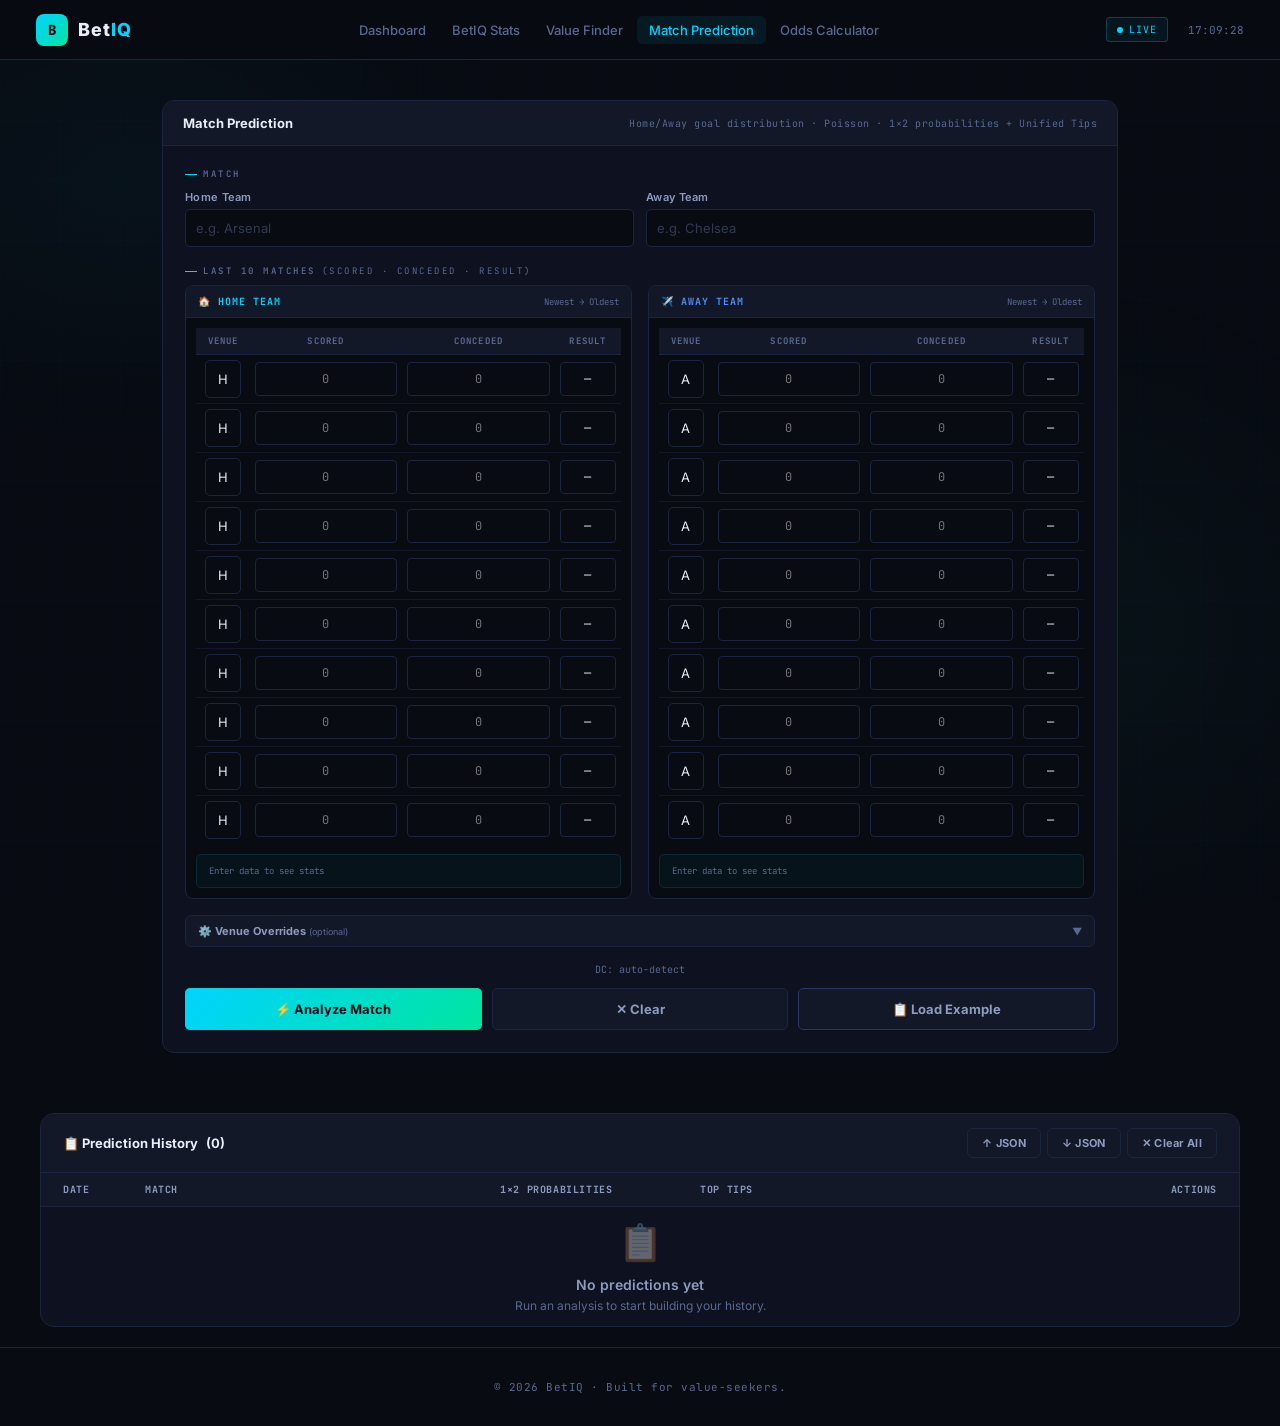
<file: match-prediction.html>
<!DOCTYPE html>
<html lang="en">
<head>
<meta charset="UTF-8">
<meta name="viewport" content="width=device-width, initial-scale=1.0">
<title>BetIQ - Match Input Prediction</title>
<link href="https://fonts.googleapis.com/css2?family=Inter:wght@400;500;600;700;800&family=JetBrains+Mono:wght@400;500;600;700&display=swap" rel="stylesheet">
<link rel="stylesheet" href="styles.css">
<style>
/* ── Last Matches Input Table ───────────────────────── */
.match-rows-wrap { overflow-x: auto; -webkit-overflow-scrolling: touch; }
.match-rows-wrap::-webkit-scrollbar { height: 4px; }
.match-rows-wrap::-webkit-scrollbar-thumb { background: var(--border2); border-radius: 2px; }

.match-table {
  width: 100%;
  border-collapse: collapse;
  font-size: 12px;
  min-width: 420px;
}
.match-table thead th {
  background: var(--surface2);
  color: var(--muted);
  font-family: 'JetBrains Mono', monospace;
  font-size: 9px;
  font-weight: 700;
  letter-spacing: 1.2px;
  text-transform: uppercase;
  padding: 7px 8px;
  border-bottom: 1px solid var(--border);
  text-align: center;
  white-space: nowrap;
}
.match-table thead th:first-child { text-align: center; width: 54px; }
.match-table tbody td {
  padding: 5px 5px;
  border-bottom: 1px solid rgba(28,37,64,0.5);
  vertical-align: middle;
  text-align: center;
}
.match-table tbody tr:last-child td { border-bottom: none; }
.match-table tbody tr:hover td { background: rgba(0,212,255,0.02); }
.match-table td:first-child {
  text-align: center;
  padding: 5px 2px;
  width: 54px;
}

.match-input {
  width: 100%;
  min-width: 52px;
  height: 34px;
  background: var(--bg);
  border: 1px solid var(--border);
  border-radius: 4px;
  color: var(--text);
  font-size: 12px;
  font-family: 'JetBrains Mono', monospace;
  padding: 0 6px;
  text-align: center;
  outline: none;
  transition: border-color 0.15s, box-shadow 0.15s;
  -moz-appearance: textfield;
}
.match-input::-webkit-inner-spin-button,
.match-input::-webkit-outer-spin-button { -webkit-appearance: none; }
.match-input:focus { border-color: var(--cyan); box-shadow: 0 0 0 2px rgba(0,212,255,0.08); }
.match-input.err { border-color: var(--red); }
.venue-input { min-width: 36px !important; width: 36px !important; font-size: 11px; text-transform: uppercase; letter-spacing: 0.5px; }

.result-select {
  width: 100%;
  min-width: 56px;
  height: 34px;
  background: var(--bg);
  border: 1px solid var(--border);
  border-radius: 4px;
  color: var(--text);
  font-size: 12px;
  font-family: 'JetBrains Mono', monospace;
  padding: 0 4px;
  text-align: center;
  outline: none;
  cursor: pointer;
  appearance: none;
  -webkit-appearance: none;
  transition: border-color 0.15s;
}
.result-select:focus { border-color: var(--cyan); }
.result-select option { background: var(--surface2); color: var(--text); }
.result-select.w { border-color: rgba(0,229,160,0.5); color: var(--win); }
.result-select.d { border-color: rgba(245,200,66,0.5); color: var(--draw); }
.result-select.l { border-color: rgba(255,77,109,0.5); color: var(--lose); }

/* Derived stats preview bar */
.derived-bar {
  display: flex;
  gap: 8px;
  flex-wrap: wrap;
  align-items: center;
  padding: 8px 12px;
  background: rgba(0,212,255,0.04);
  border: 1px solid rgba(0,212,255,0.12);
  border-radius: 5px;
  margin-top: 10px;
  font-size: 10px;
  font-family: 'JetBrains Mono', monospace;
  color: var(--muted2);
  min-height: 34px;
}
.derived-bar .dbk { color: var(--muted); margin-right: 2px; }
.derived-bar .dbv { color: var(--cyan); font-weight: 700; }
.derived-bar .dbv.w { color: var(--win); }
.derived-bar .dbv.d { color: var(--draw); }
.derived-bar .dbv.l { color: var(--lose); }
.derived-sep { color: var(--border2); margin: 0 2px; }

/* Team split layout */
.teams-grid {
  display: grid;
  grid-template-columns: 1fr 1fr;
  gap: 16px;
}
@media (max-width: 640px) {
  .teams-grid { grid-template-columns: 1fr; }
}

.team-block {
  background: var(--bg);
  border: 1px solid var(--border);
  border-radius: 8px;
  overflow: hidden;
}
.team-block-hd {
  padding: 9px 12px;
  background: var(--surface2);
  border-bottom: 1px solid var(--border);
  display: flex;
  align-items: center;
  justify-content: space-between;
  gap: 8px;
}
.team-block-label {
  font-size: 10px;
  font-weight: 700;
  font-family: 'JetBrains Mono', monospace;
  letter-spacing: 1px;
  text-transform: uppercase;
}
.team-block-label.home { color: var(--cyan); }
.team-block-label.away { color: var(--over); }
.team-block-bd { padding: 10px; }
</style>
</head>
<body>
<div class="app">

  <div id="header"></div>

  <div class="app-body">
  <main class="main">
    <div class="stack">
      <div class="panel">
        <div class="panel-hd">
          <div class="panel-title">Match Prediction</div>
          <div class="panel-sub">Home/Away goal distribution · Poisson · 1×2 probabilities + Unified Tips</div>
        </div>
        <div class="panel-bd">

          <div class="slabel">Match</div>
          <div class="g2" style="margin-bottom:18px">
            <div class="field"><label>Home Team</label><input id="homeTeam" type="text" placeholder="e.g. Arsenal"></div>
            <div class="field"><label>Away Team</label><input id="awayTeam" type="text" placeholder="e.g. Chelsea"></div>
          </div>

          <div class="slabel" style="margin-bottom:8px">Last 10 Matches <span style="color:var(--muted);font-weight:400;font-size:9px">(scored · conceded · result)</span></div>
          <div class="teams-grid" style="margin-bottom:16px">

            <!-- HOME TEAM MATCHES -->
            <div class="team-block">
              <div class="team-block-hd">
                <span class="team-block-label home" id="homeLabelTitle">🏠 Home</span>
                <span style="font-size:9px;color:var(--muted);font-family:'JetBrains Mono',monospace">Newest → Oldest</span>
              </div>
              <div class="team-block-bd">
                <div class="match-rows-wrap">
                  <table class="match-table" id="homeMatchTable">
                    <thead>
                      <tr>
                        <th>Venue</th>
                        <th>Scored</th>
                        <th>Conceded</th>
                        <th>Result</th>
                      </tr>
                    </thead>
                    <tbody id="homeMatchBody"></tbody>
                  </table>
                </div>
                <div class="derived-bar" id="homeDerivedBar">
                  <span style="color:var(--muted);font-size:9px">Enter data to see stats</span>
                </div>
              </div>
            </div>

            <!-- AWAY TEAM MATCHES -->
            <div class="team-block">
              <div class="team-block-hd">
                <span class="team-block-label away" id="awayLabelTitle">✈️ Away</span>
                <span style="font-size:9px;color:var(--muted);font-family:'JetBrains Mono',monospace">Newest → Oldest</span>
              </div>
              <div class="team-block-bd">
                <div class="match-rows-wrap">
                  <table class="match-table" id="awayMatchTable">
                    <thead>
                      <tr>
                        <th>Venue</th>
                        <th>Scored</th>
                        <th>Conceded</th>
                        <th>Result</th>
                      </tr>
                    </thead>
                    <tbody id="awayMatchBody"></tbody>
                  </table>
                </div>
                <div class="derived-bar" id="awayDerivedBar">
                  <span style="color:var(--muted);font-size:9px">Enter data to see stats</span>
                </div>
              </div>
            </div>

          </div><!-- /teams-grid -->

          <details style="margin-bottom:16px">
            <summary style="font-size:11px;font-weight:700;color:var(--muted2);cursor:pointer;padding:8px 12px;background:var(--surface2);border:1px solid var(--border);border-radius:6px;display:flex;align-items:center;justify-content:space-between">
              <span>⚙️ Venue Overrides <span style="font-size:9px;font-weight:400;color:var(--muted)">(optional)</span></span>
              <span style="color:var(--muted);font-size:10px">▼</span>
            </summary>
            <div style="padding:14px;background:var(--bg);border:1px solid var(--border);border-top:none;border-radius:0 0 6px 6px">
              <div class="slabel" style="margin-bottom:8px">Venue Split Averages</div>
              <div class="g4" style="margin-bottom:14px">
                <div class="field"><label>Home GF</label><input id="homeGF" type="number" step="0.01" placeholder="Auto"></div>
                <div class="field"><label>Home GA</label><input id="homeGA" type="number" step="0.01" placeholder="Auto"></div>
                <div class="field"><label>Away GF</label><input id="awayGF" type="number" step="0.01" placeholder="Auto"></div>
                <div class="field"><label>Away GA</label><input id="awayGA" type="number" step="0.01" placeholder="Auto"></div>
              </div>
              <div class="slabel" style="margin-bottom:8px">All-Comp Averages</div>
              <div class="g4">
                <div class="field"><label>Home GF</label><input id="homeGFAll" type="number" step="0.01" placeholder="Auto"></div>
                <div class="field"><label>Home GA</label><input id="homeGAAll" type="number" step="0.01" placeholder="Auto"></div>
                <div class="field"><label>Away GF</label><input id="awayGFAll" type="number" step="0.01" placeholder="Auto"></div>
                <div class="field"><label>Away GA</label><input id="awayGAAll" type="number" step="0.01" placeholder="Auto"></div>
              </div>
            </div>
          </details>

           <div id="dcIndicator" style="font-size:10px;color:var(--muted);font-family:'JetBrains Mono',monospace;margin-bottom:12px;text-align:center">DC: auto-detect</div>
           <div class="err-box" id="errBox"></div>
           <div class="btn-group">
            <button class="btn btn-primary" onclick="runAnalysis()" title="Ctrl+Enter">⚡ Analyze Match</button>
            <button class="btn btn-secondary" onclick="clearAll()">✕ Clear</button>
            <button class="btn btn-secondary btn-outline" onclick="loadExample()">📋 Load Example</button>
          </div>
          <div id="results" style="display:none;margin-top:28px"></div>

        </div>
      </div>
    </div>
  </main>

  <!-- HISTORY -->
  <div class="history-wrap">
    <div class="hist-panel">
      <div class="panel-hd">
        <div class="panel-title">📋 Prediction History <span class="hist-count" id="histCount">(0)</span></div>
        <div style="display:flex;align-items:center;gap:6px">
          <button class="h-btn h-btn-clear" onclick="exportHistory()" title="Export as JSON">↑ JSON</button>
          <button class="h-btn h-btn-clear" onclick="document.getElementById('importFile').click()" title="Import from JSON">↓ JSON</button>
          <button class="h-btn h-btn-clear" onclick="clearHistory()" title="Clear all history">✕ Clear All</button>
          <input type="file" id="importFile" accept=".json" style="display:none" onchange="importHistory(event)">
        </div>
      </div>
      <div class="hist-table-wrap">
        <table class="htbl">
          <thead>
            <tr>
              <th style="text-align:left;width:90px">Date</th>
              <th style="text-align:left">Match</th>
              <th style="text-align:left;width:200px">1×2 Probabilities</th>
              <th style="text-align:left">Top Tips</th>
              <th style="text-align:center;width:80px">Actions</th>
            </tr>
          </thead>
          <tbody id="historyBody"></tbody>
        </table>
      </div>
    </div>
  </div>

  </div>
</div>

<div id="footer"></div>

</div>

<script src="header.js"></script>
<script src="footer.js"></script>
<script src="back-to-top.js"></script>
<script>
(function(){
'use strict';
const $ = id => document.getElementById(id);
const fp = p => (p * 100).toFixed(1) + '%';
const fo = p => (p > 0.001 ? (1/p).toFixed(2) : '—');
const MAX = 15;

// ══════════════════════════════════════════════════════════════
//  MATCH ROWS STATE & RENDER
// ══════════════════════════════════════════════════════════════
let matchCount = 10;

window.setMatchCount = function(n) { matchCount = n; buildMatchRows(); };

function buildMatchRows() {
  buildTeamRows('home');
  buildTeamRows('away');
  updateDerivedBars();
}

function buildTeamRows(side) {
  const tbody = $(side + 'MatchBody');
  if (!tbody) return;
  const existing = getMatchRowValues(side);
  tbody.innerHTML = '';
  for (let i = matchCount - 1; i >= 0; i--) {
    const prev = existing[i] || {};
    const venue = prev.venue || (side === 'home' ? 'H' : 'A');
    const scored = prev.scored !== undefined ? prev.scored : '';
    const conceded = prev.conceded !== undefined ? prev.conceded : '';
    const result = prev.result || '';
    const tr = document.createElement('tr');
    tr.innerHTML =
      '<td><input class="match-input venue-input" type="text" maxlength="1" placeholder="H/A" data-side="'+side+'" data-idx="'+i+'" data-field="venue" value="'+venue+'"></td>'+
      '<td><input class="match-input" type="number" min="0" step="1" placeholder="0" data-side="'+side+'" data-idx="'+i+'" data-field="scored" value="'+scored+'"></td>'+
      '<td><input class="match-input" type="number" min="0" step="1" placeholder="0" data-side="'+side+'" data-idx="'+i+'" data-field="conceded" value="'+conceded+'"></td>'+
      '<td><select class="result-select '+result.toLowerCase()+'" data-side="'+side+'" data-idx="'+i+'" data-field="result">'+
        '<option value="">—</option>'+
        '<option value="W"'+(result==='W'?' selected':'')+'>W</option>'+
        '<option value="D"'+(result==='D'?' selected':'')+'>D</option>'+
        '<option value="L"'+(result==='L'?' selected':'')+'>L</option>'+
      '</select></td>';
    tbody.appendChild(tr);
  }
  tbody.querySelectorAll('.match-input').forEach(inp => {
    inp.addEventListener('input', () => { autoFillResult(inp); updateDerivedBars(); });
    inp.addEventListener('change', () => { autoFillResult(inp); updateDerivedBars(); });
  });
  tbody.querySelectorAll('.result-select').forEach(sel => {
    sel.addEventListener('change', function() {
      this.className = 'result-select ' + this.value.toLowerCase();
      updateDerivedBars();
    });
  });
}

function autoFillResult(inp) {
  const field = inp.dataset.field;
  if (field !== 'scored' && field !== 'conceded') return;
  const tr = inp.closest('tr');
  if (!tr) return;
  const scored = tr.querySelector('[data-field="scored"]');
  const conceded = tr.querySelector('[data-field="conceded"]');
  const result = tr.querySelector('[data-field="result"]');
  if (!scored || !conceded || !result) return;
  const sVal = parseFloat(scored.value);
  const cVal = parseFloat(conceded.value);
  if (isNaN(sVal) || isNaN(cVal)) return;
  let res;
  if (sVal > cVal) res = 'W';
  else if (sVal === cVal) res = 'D';
  else res = 'L';
  if (result.value !== res) {
    result.value = res;
    result.className = 'result-select ' + res.toLowerCase();
  }
}

function getMatchRowValues(side) {
  const tbody = $(side + 'MatchBody');
  if (!tbody) return [];
  const rows = tbody.querySelectorAll('tr');
  return Array.from(rows).map(row => {
    const scored = row.querySelector('[data-field="scored"]');
    const conceded = row.querySelector('[data-field="conceded"]');
    const result = row.querySelector('[data-field="result"]');
    const venue = row.querySelector('[data-field="venue"]');
    return {
      scored: scored && scored.value !== '' ? parseFloat(scored.value) : undefined,
      conceded: conceded && conceded.value !== '' ? parseFloat(conceded.value) : undefined,
      result: result ? result.value : '',
      venue: venue ? venue.value.toUpperCase() : (side === 'home' ? 'H' : 'A')
    };
  });
}

function deriveStatsFromRows(side) {
  const rows = getMatchRowValues(side);
  const filled = rows.filter(r => r.scored !== undefined || r.conceded !== undefined || r.result);
  if (filled.length === 0) return null;

  let totalScored = 0, totalConceded = 0, scoredCount = 0, concededCount = 0;
  let wins = 0, draws = 0, losses = 0, wdlCount = 0;
  let formStr = '';

  rows.forEach(r => { // newest→oldest (top→bottom)
    if (r.scored !== undefined) { totalScored += r.scored; scoredCount++; }
    if (r.conceded !== undefined) { totalConceded += r.conceded; concededCount++; }
    if (r.result) {
      if (r.result === 'W') wins++;
      else if (r.result === 'D') draws++;
      else if (r.result === 'L') losses++;
      wdlCount++;
      formStr = r.result + formStr; // prepend so formStr stays oldest→newest
    }
  });

  const avgGF = scoredCount > 0 ? totalScored / scoredCount : null;
  const avgGA = concededCount > 0 ? totalConceded / concededCount : null;

  return {
    avgGF, avgGA, wins, draws, losses, wdlCount, formStr,
    filledCount: filled.length
  };
}

// ── Comprehensive Team Profile (beyond xG) ────────────────────
function deriveTeamProfile(side) {
  const rows = getMatchRowValues(side);
  const stats = deriveStatsFromRows(side);
  if (!stats || stats.filledCount === 0) return null;

  let gfValues = [], gaValues = [], margins = [];
  rows.forEach(r => {
    if (r.scored !== undefined && r.conceded !== undefined) {
      gfValues.push(r.scored); gaValues.push(r.conceded);
      margins.push(r.scored - r.conceded);
    }
  });
  const n = gfValues.length;
  if (n === 0) return null;

  const avgGF = stats.avgGF, avgGA = stats.avgGA;
  const gfVar = n > 1 ? gfValues.reduce((s, v) => s + (v - avgGF) ** 2, 0) / (n - 1) : 0;
  const gaVar = n > 1 ? gaValues.reduce((s, v) => s + (v - avgGA) ** 2, 0) / (n - 1) : 0;
  const gfStd = Math.sqrt(gfVar), gaStd = Math.sqrt(gaVar);
  const gfCV = avgGF > 0 ? gfStd / avgGF : 999;
  const gaCV = avgGA > 0 ? gaStd / avgGA : 999;

  const cleanSheets = gaValues.filter(v => v === 0).length;
  const failedToScore = gfValues.filter(v => v === 0).length;
  const cleanSheetRate = cleanSheets / n;
  const failedToScoreRate = failedToScore / n;
  const highScoring = gfValues.filter(v => v >= 3).length;
  const highScoringRate = highScoring / n;
  const fragileMatches = gaValues.filter(v => v >= 2).length;
  const fragilityRate = fragileMatches / n;
  const bttsCount = rows.filter(r => r.scored > 0 && r.conceded > 0).length;
  const bttsRate = bttsCount / n;

  const posM = margins.filter(m => m > 0);
  const negM = margins.filter(m => m < 0);
  const avgWinMargin = posM.length > 0 ? posM.reduce((s, m) => s + m, 0) / posM.length : 0;
  const avgLossMargin = negM.length > 0 ? Math.abs(negM.reduce((s, m) => s + m, 0) / negM.length) : 0;

  const narrowWins = rows.filter(r => r.result === 'W' && r.scored - r.conceded === 1).length;
  const blowoutWins = rows.filter(r => r.result === 'W' && r.scored - r.conceded >= 3).length;
  const totalWins = stats.wins;
  const narrowWinRate = totalWins > 0 ? narrowWins / totalWins : 0;
  const blowoutWinRate = totalWins > 0 ? blowoutWins / totalWins : 0;

  const last3 = rows.slice(0, 3);
  const last3Pts = last3.reduce((s, r) => r.result === 'W' ? s + 3 : r.result === 'D' ? s + 1 : s, 0);
  const expPPG = stats.wdlCount > 0 ? (stats.wins * 3 + stats.draws) / stats.wdlCount : 1.5;
  const formTrend = last3Pts - expPPG * 3;

  let momentum = 'neutral';
  if (formTrend > 0.8) momentum = 'hot';
  else if (formTrend > 0.3) momentum = 'positive';
  else if (formTrend < -0.8) momentum = 'cold';
  else if (formTrend < -0.3) momentum = 'negative';

  const totalGoalsAvg = n > 0 ? gfValues.reduce((s, v, i) => s + v + gaValues[i], 0) / n : 0;
  let styleProfile = 'balanced';
  if (avgGF > 1.8 && avgGA > 1.3) styleProfile = 'attacking';
  else if (avgGF < 1.0 && avgGA < 1.2) styleProfile = 'defensive';
  else if (avgGF > 1.8 && avgGA < 1.0) styleProfile = 'dominant';
  else if (avgGF < 0.9 && avgGA > 1.8) styleProfile = 'struggling';

  const avgCV = (gfCV + gaCV) / 2;
  let consistencyGrade = 'mixed';
  if (avgCV < 0.6) consistencyGrade = 'consistent';
  else if (avgCV > 1.2) consistencyGrade = 'erratic';

  let fr = 50;
  const ppg = stats.wdlCount > 0 ? (stats.wins * 3 + stats.draws) / stats.wdlCount : 1.5;
  fr += (ppg / 3) * 40 - 20;
  const gd = avgGF - avgGA;
  fr += Math.max(-15, Math.min(15, gd * 8));
  fr += cleanSheetRate * 15;
  fr += (1 - failedToScoreRate) * 10;
  if (consistencyGrade === 'consistent') fr += 10;
  else if (consistencyGrade === 'mixed') fr += 5;
  if (momentum === 'hot') fr += 10;
  else if (momentum === 'positive') fr += 5;
  else if (momentum === 'cold') fr -= 5;
  else if (momentum === 'negative') fr -= 3;
  fr = Math.max(0, Math.min(100, Math.round(fr)));

  return {
    avgGF: +avgGF.toFixed(2), avgGA: +avgGA.toFixed(2),
    wins: stats.wins, draws: stats.draws, losses: stats.losses,
    wdlCount: stats.wdlCount, formStr: stats.formStr, filledCount: stats.filledCount,
    gfStd: +gfStd.toFixed(2), gaStd: +gaStd.toFixed(2),
    gfCV: +gfCV.toFixed(2), gaCV: +gaCV.toFixed(2),
    cleanSheetRate: +cleanSheetRate.toFixed(2),
    failedToScoreRate: +failedToScoreRate.toFixed(2),
    highScoringRate: +highScoringRate.toFixed(2),
    fragilityRate: +fragilityRate.toFixed(2),
    bttsRate: +bttsRate.toFixed(2),
    avgWinMargin: +avgWinMargin.toFixed(2),
    avgLossMargin: +avgLossMargin.toFixed(2),
    narrowWinRate: +narrowWinRate.toFixed(2),
    blowoutWinRate: +blowoutWinRate.toFixed(2),
    formTrend: +formTrend.toFixed(2),
    momentum, styleProfile, consistencyGrade,
    formRating: fr, totalGoalsAvg: +totalGoalsAvg.toFixed(2)
  };
}

function updateDerivedBars() {
  ['home', 'away'].forEach(side => {
    const bar = $(side + 'DerivedBar');
    if (!bar) return;
    const prof = deriveTeamProfile(side);
    if (!prof) {
      bar.innerHTML = '<span style="color:var(--muted);font-size:9px">Enter data to see stats</span>';
      return;
    }
    const parts = [];
    parts.push('<span class="dbk">GF:</span><span class="dbv">' + prof.avgGF.toFixed(2) + '</span>');
    parts.push('<span class="dbk">GA:</span><span class="dbv">' + prof.avgGA.toFixed(2) + '</span>');
    if (prof.wdlCount > 0) {
      parts.push('<span class="dbk">W:</span><span class="dbv w">' + prof.wins + '</span>');
      parts.push('<span class="dbk">D:</span><span class="dbv d">' + prof.draws + '</span>');
      parts.push('<span class="dbk">L:</span><span class="dbv l">' + prof.losses + '</span>');
    }
    if (prof.formStr) {
      const formColoured = prof.formStr.split('').map(c => {
        const col = c==='W'?'var(--win)':c==='D'?'var(--draw)':'var(--lose)';
        return '<span style="color:'+col+';font-weight:700">'+c+'</span>';
      }).join('');
      parts.push('<span class="dbk">Form:</span>' + formColoured);
    }
    const frColor = prof.formRating >= 70 ? 'var(--win)' : prof.formRating >= 45 ? 'var(--draw)' : 'var(--lose)';
    parts.push('<span class="dbk">Rating:</span><span class="dbv" style="color:' + frColor + '">' + prof.formRating + '</span>');
    const styleColor = prof.styleProfile === 'dominant' ? 'var(--win)' : prof.styleProfile === 'attacking' ? 'var(--over)' : prof.styleProfile === 'defensive' ? 'var(--under)' : prof.styleProfile === 'struggling' ? 'var(--lose)' : 'var(--muted2)';
    parts.push('<span class="dbk">Style:</span><span class="dbv" style="color:' + styleColor + '">' + prof.styleProfile.charAt(0).toUpperCase() + prof.styleProfile.slice(1) + '</span>');
    const momentumColor = prof.momentum === 'hot' ? 'var(--win)' : prof.momentum === 'positive' ? 'var(--cyan)' : prof.momentum === 'cold' ? 'var(--lose)' : prof.momentum === 'negative' ? 'var(--red)' : 'var(--muted2)';
    parts.push('<span class="dbk">Momentum:</span><span class="dbv" style="color:' + momentumColor + '">' + prof.momentum.charAt(0).toUpperCase() + prof.momentum.slice(1) + '</span>');
    const csPct = (prof.cleanSheetRate * 100).toFixed(0);
    parts.push('<span class="dbk">CS:</span><span class="dbv">' + csPct + '%</span>');
    bar.innerHTML = parts.join('<span class="derived-sep">·</span>');
  });

  // Update team name labels
  const hn = ($('homeTeam') || {}).value || 'Home Team';
  const an = ($('awayTeam') || {}).value || 'Away Team';
  const hl = $('homeLabelTitle'); if(hl) hl.textContent = '🏠 ' + (hn || 'Home');
  const al = $('awayLabelTitle'); if(al) al.textContent = '✈️ ' + (an || 'Away');
}

// Update name labels on team name input
['homeTeam','awayTeam'].forEach(id => {
  const el = $(id);
  if (el) el.addEventListener('input', updateDerivedBars);
});

// Init rows
buildMatchRows();

// ── Prediction History (localStorage) ─────────────────────────
const MAX_HISTORY = 150;
const STORAGE_KEY = 'betiqpro_history_match_prediction';

function loadHistoryFromStorage() {
  try { const raw = localStorage.getItem(STORAGE_KEY); return raw ? JSON.parse(raw) : []; }
  catch(e) { return []; }
}
function saveHistoryToStorage() {
  try { localStorage.setItem(STORAGE_KEY, JSON.stringify(window._predictionHistory)); }
  catch(e) { console.warn('Could not save history:', e); }
}

window._predictionHistory = loadHistoryFromStorage();
renderHistory();

function renderHistory() {
  const el = $('historyBody'), cnt = $('histCount');
  if (!el) return;
  const h = window._predictionHistory;
  if (cnt) cnt.textContent = '(' + h.length + ')';
  if (h.length === 0) {
    el.innerHTML = '<tr><td colspan="5" class="h-empty" style="text-align:center"><div class="h-empty-icon">📋</div><div class="h-empty-txt">No predictions yet</div><div class="h-empty-sub">Run an analysis to start building your history.</div></td></tr>';
    return;
  }
  let html = '';
  for (let i = h.length - 1; i >= 0; i--) {
    const e = h[i];
    const idx = h.length - 1 - i;
    const hasTips = e.unifiedTips && e.unifiedTips.length > 0;
    let tipsHtml;
    if (hasTips) {
      tipsHtml = e.unifiedTips.slice(0,4).map(t => '<span class="h-tip">' + escHtml(t.market) + '&nbsp;<span style="color:var(--cyan)">' + fp(t.prob) + '</span></span>').join('');
    } else {
      tipsHtml = '<span style="color:var(--muted);font-size:11px;font-family:\'JetBrains Mono\',monospace">— run Unified Tips</span>';
    }
    html += '<tr>';
    html += '<td><span class="h-date">' + escHtml(e.date) + '</span></td>';
    html += '<td><span class="h-match">' + escHtml(e.homeTeam) + '<span class="vs">vs</span>' + escHtml(e.awayTeam) + '</span></td>';
    html += '<td><div class="h-probs"><span class="h-prob h">H&nbsp;' + fp(e.prbs.h) + '</span><span class="h-prob d">D&nbsp;' + fp(e.prbs.d) + '</span><span class="h-prob a">A&nbsp;' + fp(e.prbs.a) + '</span></div></td>';
    html += '<td><div class="h-tips">' + tipsHtml + '</div></td>';
    html += '<td><div class="h-actions">' +
      '<span class="h-btn reload" onclick="reloadEntry(' + idx + ')" title="Re-run this match">↻</span>' +
      '<span class="h-btn delete" onclick="deleteEntry(' + idx + ')" title="Delete">✕</span>' +
    '</div></td>';
    html += '</tr>';
  }
  el.innerHTML = html;
}

window.exportHistory = async function() {
  const hist = window._predictionHistory || [];
  if (hist.length === 0) { alert('No history to export.'); return; }
  try {
    const handle = await window.showSaveFilePicker({
      suggestedName: 'betiqpro_history_match_prediction.json',
      types: [{ description: 'JSON', accept: { 'application/json': ['.json'] } }]
    });
    const writable = await handle.createWritable();
    await writable.write(JSON.stringify(hist, null, 2));
    await writable.close();
  } catch(err) { if (err.name !== 'AbortError') alert('Save failed: ' + err.message); }
};

window.importHistory = function(evt) {
  const file = evt.target.files[0];
  if (!file) return;
  const reader = new FileReader();
  reader.onload = function(e) {
    try {
      const data = JSON.parse(e.target.result);
      if (!Array.isArray(data)) { alert('Invalid file: expected a JSON array.'); return; }
      window._predictionHistory = data;
      saveHistoryToStorage();
      renderHistory();
      alert('Imported ' + data.length + ' prediction(s).');
    } catch(err) { alert('Error reading file: ' + err.message); }
  };
  reader.readAsText(file);
  evt.target.value = '';
};

window.clearHistory = function() {
  window._predictionHistory = [];
  saveHistoryToStorage();
  renderHistory();
};

window.deleteEntry = function(idx) {
  const h = window._predictionHistory;
  const realIdx = h.length - 1 - idx;
  if (realIdx >= 0 && realIdx < h.length) h.splice(realIdx, 1);
  saveHistoryToStorage();
  renderHistory();
};

window.reloadEntry = function(idx) {
  const h = window._predictionHistory;
  const realIdx = h.length - 1 - idx;
  const e = h[realIdx];
  if (!e || !e.inputs) return;
  const inp = e.inputs;
  const set = (id, val) => { const el = $(id); if (el) el.value = val; };
  set('homeTeam', inp.homeTeam || '');
  set('awayTeam', inp.awayTeam || '');
  set('homeGF', inp.homeGF || ''); set('homeGA', inp.homeGA || '');
  set('awayGF', inp.awayGF || ''); set('awayGA', inp.awayGA || '');
  set('homeGFAll', inp.homeGFAll || ''); set('homeGAAll', inp.homeGAAll || '');
  set('awayGFAll', inp.awayGFAll || ''); set('awayGAAll', inp.awayGAAll || '');
  // Restore match rows
  if (inp.homeMatches) restoreMatchRows('home', inp.homeMatches);
  if (inp.awayMatches) restoreMatchRows('away', inp.awayMatches);
  $('results').style.display = 'none';
  window.runAnalysis(realIdx);
};

function restoreMatchRows(side, matches) {
  if (!matches || !matches.length) return;
  const tbody = $(side + 'MatchBody');
  if (!tbody) return;
  matches.forEach((m, i) => {
    const scored = tbody.querySelector('[data-idx="'+i+'"][data-field="scored"]');
    const conceded = tbody.querySelector('[data-idx="'+i+'"][data-field="conceded"]');
    const result = tbody.querySelector('[data-idx="'+i+'"][data-field="result"]');
    const venue = tbody.querySelector('[data-idx="'+i+'"][data-field="venue"]');
    if (scored) scored.value = m.scored !== undefined ? m.scored : '';
    if (conceded) conceded.value = m.conceded !== undefined ? m.conceded : '';
    if (result) { result.value = m.result || ''; result.className = 'result-select ' + (m.result||'').toLowerCase(); }
    if (venue) venue.value = m.venue || (side === 'home' ? 'H' : 'A');
  });
  updateDerivedBars();
}

function escHtml(s) { const d = document.createElement('div'); d.textContent = s || ''; return d.innerHTML; }

// ── Input helpers ──────────────────────────────────────────────
function getNum(id) {
  const el = $(id); if (!el || el.value === '' || el.value === null) return null;
  const v = parseFloat(el.value);
  if (isNaN(v) || v < 0) { el.classList.add('err'); el.classList.remove('ok'); return null; }
  el.classList.remove('err'); el.classList.add('ok'); return v;
}
function hv(v) { return v !== null && v !== undefined; }
function getStr(id) { const el = $(id); return el ? el.value.trim() : ''; }

// ══════════════════════════════════════════════════════════════
//  MATH CORE
// ══════════════════════════════════════════════════════════════
function poisson(lam, k) {
  if (lam <= 0) return k === 0 ? 1 : 0;
  let logP = -lam + k * Math.log(lam);
  for (let i = 1; i <= k; i++) logP -= Math.log(i);
  return Math.exp(logP);
}

function calcDynamicRho(lh, la) {
  const total = lh + la;
  if (total <= 0) return -0.13;
  const rho = -(0.08 + 0.04 / total);
  return Math.max(-0.20, Math.min(-0.06, rho));
}

function dcCorrection(i, j, lH, lA, rho) {
  if (i===0 && j===0) return 1 - lH*lA*rho;
  if (i===0 && j===1) return 1 + lH*rho;
  if (i===1 && j===0) return 1 + lA*rho;
  if (i===1 && j===1) return 1 - rho;
  return 1;
}

function buildMatrix(lh, la, useDC) {
  const rho = useDC ? calcDynamicRho(lh, la) : 0;
  const totalXG = lh + la;
  const corrRho = totalXG > 3.0 ? Math.min(0.15, (totalXG - 3.0) * 0.05) : 0;
  const m = [];
  for (let i = 0; i <= MAX; i++) {
    m[i] = [];
    for (let j = 0; j <= MAX; j++) {
      let p = poisson(lh, i) * poisson(la, j);
      if (useDC) p *= dcCorrection(i, j, lh, la, rho);
      if (corrRho > 0) {
        const hD = i - lh, aD = j - la;
        p *= (hD * aD > 0) ? (1 + corrRho) : (1 - corrRho * 0.5);
      }
      m[i][j] = Math.max(0, p);
    }
  }
  let total = 0;
  for (let i = 0; i <= MAX; i++) for (let j = 0; j <= MAX; j++) total += m[i][j];
  if (total > 0) for (let i = 0; i <= MAX; i++) for (let j = 0; j <= MAX; j++) m[i][j] /= total;
  return m;
}

function calc1x2(m) {
  let h = 0, d = 0, a = 0;
  for (let i = 0; i <= MAX; i++) for (let j = 0; j <= MAX; j++) {
    if (i > j) h += m[i][j]; else if (i === j) d += m[i][j]; else a += m[i][j];
  }
  const t = h + d + a;
  return { h: h/t, d: d/t, a: a/t };
}

function calcBTTS(m) {
  let y = 0;
  for (let i = 1; i <= MAX; i++) for (let j = 1; j <= MAX; j++) y += m[i][j];
  return y;
}

function calcOU(m, line) {
  let over = 0, under = 0;
  for (let i = 0; i <= MAX; i++) for (let j = 0; j <= MAX; j++) {
    if (i + j > line) over += m[i][j];
    else if (i + j < line) under += m[i][j];
  }
  const t = over + under || 1;
  return { over: over/t, under: under/t };
}

function calcAHCover(m, threshold) {
  const t = -threshold;
  const fraction = ((t % 1) + 1) % 1;
  const isQB = Math.abs(fraction - 0.25) < 0.001 || Math.abs(fraction - 0.75) < 0.001;
  if (isQB) {
    const lower = t < 0 ? Math.ceil(t*2)/2 : Math.floor(t*2)/2;
    const upper = lower + (t < 0 ? -0.5 : 0.5);
    const a = calcAHHalf(m, lower), b = calcAHHalf(m, upper);
    return { home: (a.home+b.home)/2, away: (a.away+b.away)/2, push: 0 };
  }
  return calcAHHalf(m, t);
}
function calcAHHalf(m, threshold) {
  let home = 0, away = 0, push = 0;
  for (let i = 0; i <= MAX; i++) for (let j = 0; j <= MAX; j++) {
    const p = m[i][j], diff = i - j;
    if (diff > threshold) home += p;
    else if (diff < threshold) away += p;
    else push += p;
  }
  const tw = home + away || 1;
  return { home: home/tw, away: away/tw, push };
}

function skellamPMF(mu1, mu2, k) {
  const mu = mu1 + mu2;
  const ratio = mu1 / (mu2 || 0.01);
  const sqrtProd = 2 * Math.sqrt(mu1 * mu2);
  const bessel = modifiedBesselI(Math.abs(k), sqrtProd);
  return Math.exp(-mu) * Math.pow(ratio, k/2) * bessel;
}
function modifiedBesselI(n, x) {
  if (x === 0) return n === 0 ? 1 : 0;
  let sum = 0, term = 1; const halfX = x/2;
  for (let k = 0; k < 50; k++) { sum += term; term *= (halfX*halfX) / ((k+1)*(k+1+n)); if (Math.abs(term) < 1e-15) break; }
  return sum * Math.pow(halfX, n) / factorial(n);
}
function factorial(n) { if (n <= 1) return 1; let r = 1; for (let i = 2; i <= n; i++) r *= i; return r; }
function computeSkellam(mu1, mu2) {
  const dist = {};
  for (let k = -5; k <= 5; k++) dist[k] = skellamPMF(mu1, mu2, k);
  let total = 0; for (let k = -5; k <= 5; k++) total += dist[k];
  for (let k = -5; k <= 5; k++) dist[k] /= total;
  return dist;
}
function computeCI(xg, w) { return { low: +(xg - w).toFixed(2), high: +(xg + w).toFixed(2) }; }

// ── Form from match rows (recency-weighted) ────────────────────
function parseFormFromRows(formStr) {
  if (!formStr || formStr.length === 0) return 1.0;
  const letters = formStr.toUpperCase().split('').filter(c => 'WDL'.includes(c)).slice(-6);
  if (letters.length === 0) return 1.0;
  let pts = 0; const maxPts = letters.length * 3;
  letters.forEach((l, i) => {
    const w = 1 + (i / (letters.length - 1 || 1)) * 0.5;
    if (l === 'W') pts += 3 * w;
    else if (l === 'D') pts += 1 * w;
  });
  return 0.82 + (pts / maxPts) * 0.36;
}

function parseWDL(w, d, l) {
  if (!hv(w) || !hv(d) || !hv(l) || w + d + l === 0) return null;
  const ppg = (w * 3 + d * 1) / (w + d + l);
  return 0.75 + (ppg / 3) * 0.50;
}

function getHomeAdv() { return 0.30; }

// ── XG Computation (refactored to use match rows) ─────────────
function computeXG() {
  // 1. Derive from match rows
  const homeStats = deriveStatsFromRows('home');
  const awayStats = deriveStatsFromRows('away');

  // 2. Override fields (advanced section)
  const ovHomeGF = getNum('homeGF'), ovHomeGA = getNum('homeGA');
  const ovAwayGF = getNum('awayGF'), ovAwayGA = getNum('awayGA');
  const ovHomeGFAll = getNum('homeGFAll'), ovHomeGAAll = getNum('homeGAAll');
  const ovAwayGFAll = getNum('awayGFAll'), ovAwayGAAll = getNum('awayGAAll');

  // Effective averages: override wins; fall back to match-row derived
  const homeGF = hv(ovHomeGF) ? ovHomeGF : (homeStats && hv(homeStats.avgGF) ? homeStats.avgGF : null);
  const homeGA = hv(ovHomeGA) ? ovHomeGA : (homeStats && hv(homeStats.avgGA) ? homeStats.avgGA : null);
  const awayGF = hv(ovAwayGF) ? ovAwayGF : (awayStats && hv(awayStats.avgGF) ? awayStats.avgGF : null);
  const awayGA = hv(ovAwayGA) ? ovAwayGA : (awayStats && hv(awayStats.avgGA) ? awayStats.avgGA : null);

  // For "all" stats: use overrides or derived (same rows act as "all" data if no split available)
  const homeGFAll = hv(ovHomeGFAll) ? ovHomeGFAll : homeGF;
  const homeGAAll = hv(ovHomeGAAll) ? ovHomeGAAll : homeGA;
  const awayGFAll = hv(ovAwayGFAll) ? ovAwayGFAll : awayGF;
  const awayGAAll = hv(ovAwayGAAll) ? ovAwayGAAll : awayGA;

  const leagueBase = 1.35;
  const homeAdv = getHomeAdv();
  let homeXG, awayXG, dataSource, confidence;
  let homeAttackStr = 1, homeDefenseStr = 1, awayAttackStr = 1, awayDefenseStr = 1;
  let dataQualityScore = 0, ciWidth = 0, statDivergenceWarning = false;

  const hasSplit = hv(homeGF) && hv(homeGA) && hv(awayGF) && hv(awayGA);
  const hasCombined = hv(homeGFAll) && hv(homeGAAll) && hv(awayGFAll) && hv(awayGAAll);

  if (hasSplit && hasCombined) {
    homeAttackStr = homeGF / leagueBase; awayDefenseStr = awayGA / leagueBase;
    awayAttackStr = awayGF / leagueBase; homeDefenseStr = homeGA / leagueBase;
    const hxS = leagueBase * homeAttackStr * awayDefenseStr + homeAdv;
    const axS = leagueBase * awayAttackStr * homeDefenseStr;
    const hxC = ((homeGFAll + awayGAAll) / 2) * 1.08;
    const axC = (awayGFAll + homeGAAll) / 2;
    homeXG = hxS * 0.6 + hxC * 0.4;
    awayXG = axS * 0.6 + axC * 0.4;
    dataSource = 'Match Rows + Overrides (60/40 Fusion)';
    confidence = 'HIGH';
    const checks = [
      { a: homeGF, b: homeGFAll }, { a: homeGA, b: homeGAAll },
      { a: awayGF, b: awayGFAll }, { a: awayGA, b: awayGAAll }
    ];
    let penalty = 0;
    checks.forEach(c => { if (hv(c.a) && hv(c.b) && Math.abs(c.a - c.b) > 0.5) penalty += 12; });
    penalty = Math.min(penalty, 30);
    if (penalty > 0) statDivergenceWarning = true;
    dataQualityScore = Math.max(20, Math.min(100, 80 - penalty));
  } else if (hasSplit) {
    homeAttackStr = homeGF / leagueBase; awayDefenseStr = awayGA / leagueBase;
    awayAttackStr = awayGF / leagueBase; homeDefenseStr = homeGA / leagueBase;
    homeXG = leagueBase * homeAttackStr * awayDefenseStr + homeAdv;
    awayXG = leagueBase * awayAttackStr * homeDefenseStr;
    dataSource = 'Match Row Averages';
    confidence = 'MEDIUM';
    dataQualityScore = 65;
  } else {
    homeXG = leagueBase + homeAdv;
    awayXG = leagueBase;
    dataSource = 'League Defaults (no match data)';
    confidence = 'LOW';
    dataQualityScore = 20;
  }

  // ── RICH FORM ANALYSIS: Team Profile ────────────────────────
  const homeProf = deriveTeamProfile('home');
  const awayProf = deriveTeamProfile('away');
  const homeFormStr = homeStats ? homeStats.formStr : '';
  const awayFormStr = awayStats ? awayStats.formStr : '';
  const hasProfile = homeProf && awayProf;

  // 1. Form Rating Multiplier (0-100 mapped to 0.80-1.20 range)
  if (homeProf) {
    const frMult = 0.80 + (homeProf.formRating / 100) * 0.40;
    homeXG *= Math.max(0.80, Math.min(1.20, frMult));
  }
  if (awayProf) {
    const frMult = 0.80 + (awayProf.formRating / 100) * 0.40;
    awayXG *= Math.max(0.80, Math.min(1.20, frMult));
  }
  if (hasProfile) dataQualityScore = Math.min(100, dataQualityScore + 8);

  // 2. Momentum push (hot teams get +xG, cold teams get -xG)
  if (homeProf) {
    if (homeProf.momentum === 'hot') homeXG *= 1.08;
    else if (homeProf.momentum === 'positive') homeXG *= 1.04;
    else if (homeProf.momentum === 'cold') homeXG *= 0.92;
    else if (homeProf.momentum === 'negative') homeXG *= 0.96;
  }
  if (awayProf) {
    if (awayProf.momentum === 'hot') awayXG *= 1.08;
    else if (awayProf.momentum === 'positive') awayXG *= 1.04;
    else if (awayProf.momentum === 'cold') awayXG *= 0.92;
    else if (awayProf.momentum === 'negative') awayXG *= 0.96;
  }
  if (hasProfile) dataQualityScore = Math.min(100, dataQualityScore + 3);

  // 3. Style profile adjustment (attacking teams inflate goals, defensive deflate)
  if (homeProf) {
    if (homeProf.styleProfile === 'dominant') homeXG *= 1.06;
    else if (homeProf.styleProfile === 'attacking') homeXG *= 1.04;
    else if (homeProf.styleProfile === 'defensive') homeXG *= 0.94;
    else if (homeProf.styleProfile === 'struggling') homeXG *= 0.90;
  }
  if (awayProf) {
    if (awayProf.styleProfile === 'dominant') awayXG *= 1.06;
    else if (awayProf.styleProfile === 'attacking') awayXG *= 1.04;
    else if (awayProf.styleProfile === 'defensive') awayXG *= 0.94;
    else if (awayProf.styleProfile === 'struggling') awayXG *= 0.90;
  }

  // 4. Clean sheet & scoring reliability adjustments
  if (homeProf && homeProf.cleanSheetRate > 0.4) awayXG *= 0.94;
  if (awayProf && awayProf.cleanSheetRate > 0.4) homeXG *= 0.94;
  if (homeProf && homeProf.failedToScoreRate > 0.3) homeXG *= 0.92;
  if (awayProf && awayProf.failedToScoreRate > 0.3) awayXG *= 0.92;

  // 5. Consistency-adjusted CI width
  const filledMatches = (homeStats ? homeStats.filledCount : 0) + (awayStats ? awayStats.filledCount : 0);
  ciWidth = filledMatches >= 10 ? 0.12 : filledMatches >= 8 ? 0.22 : filledMatches >= 6 ? 0.35 : 0.55;
  if (homeProf && homeProf.consistencyGrade === 'erratic') ciWidth *= 1.35;
  else if (homeProf && homeProf.consistencyGrade === 'consistent') ciWidth *= 0.80;
  if (awayProf && awayProf.consistencyGrade === 'erratic') ciWidth *= 1.25;
  else if (awayProf && awayProf.consistencyGrade === 'consistent') ciWidth *= 0.85;
  ciWidth = Math.max(0.10, Math.min(0.80, ciWidth));

  // 6. Flag consistency warnings
  const homeErratic = homeProf && homeProf.consistencyGrade === 'erratic';
  const awayErratic = awayProf && awayProf.consistencyGrade === 'erratic';
  if (homeErratic || awayErratic) { statDivergenceWarning = true; }

  homeXG = Math.max(0.1, Math.min(9, homeXG));
  awayXG = Math.max(0.1, Math.min(9, awayXG));

  return {
    homeXG: +homeXG.toFixed(2), awayXG: +awayXG.toFixed(2),
    homeAttackStr: +homeAttackStr.toFixed(2), homeDefenseStr: +homeDefenseStr.toFixed(2),
    awayAttackStr: +awayAttackStr.toFixed(2), awayDefenseStr: +awayDefenseStr.toFixed(2),
    dataSource, confidence, dataQualityScore, ciWidth,
    homeFormStr, awayFormStr, compType: 'league', homeAdv,
    statDivergenceWarning, homeErratic, awayErratic,
    homeProf, awayProf,
    homeWDLCombined: homeProf ? 0.75 + ((homeProf.wins * 3 + homeProf.draws) / (homeProf.wdlCount || 1) / 3) * 0.50 : null,
    awayWDLCombined: awayProf ? 0.75 + ((awayProf.wins * 3 + awayProf.draws) / (awayProf.wdlCount || 1) / 3) * 0.50 : null,
    homeWDLStr: homeProf ? 'W'+homeProf.wins+' D'+homeProf.draws+' L'+homeProf.losses : null,
    awayWDLStr: awayProf ? 'W'+awayProf.wins+' D'+awayProf.draws+' L'+awayProf.losses : null,
    hasWDL: !!(homeProf && homeProf.wdlCount > 0) || !!(awayProf && awayProf.wdlCount > 0)
  };
}

// ── Monte Carlo (12,000 iterations) ───────────────────────────
function runSimulation(homeXG, awayXG, n) {
  n = n || 12000;
  let homeWins = 0, draws = 0, awayWins = 0, over25 = 0, bttsY = 0;
  function samplePoisson(lam) {
    if (lam <= 0) return 0;
    let k = -1, logP = 0;
    const logL = -lam;
    do { k++; logP += Math.log(Math.random()); } while (logP > logL);
    return k;
  }
  for (let i = 0; i < n; i++) {
    const hg = samplePoisson(homeXG), ag = samplePoisson(awayXG);
    if (hg > ag) homeWins++; else if (hg === ag) draws++; else awayWins++;
    if (hg + ag > 2.5) over25++;
    if (hg >= 1 && ag >= 1) bttsY++;
  }
  return { homeWins: homeWins/n, draws: draws/n, awayWins: awayWins/n, over25: over25/n, bttsY: bttsY/n };
}

// ── Fair Value Engine ──────────────────────────────────────────
function computeFairValue(prbs, btts, dq, totalXG) {
  const markets = [];
  const dqFactor = dq / 100;
  const max1x2 = Math.max(prbs.h, prbs.d, prbs.a);
  const dom1x2 = max1x2 === prbs.h ? 'Home Win' : max1x2 === prbs.d ? 'Draw' : 'Away Win';
  markets.push({ market: dom1x2, certainty: Math.min(95, Math.round(dqFactor*0.5*100 + max1x2*50)), prob: max1x2 });
  const bttsExt = Math.abs(btts - 0.5) * 2;
  markets.push({ market: btts > 0.5 ? 'BTTS Yes' : 'BTTS No', certainty: Math.round(dqFactor*0.4*100 + bttsExt*60), prob: btts > 0.5 ? btts : 1 - btts });
  let pUnder = 0; for (let g = 0; g <= 2; g++) pUnder += poisson(totalXG, g);
  const ouProb = totalXG > 2.5 ? 1 - pUnder : pUnder;
  const ouExt = Math.abs(ouProb - 0.5) * 2;
  markets.push({ market: totalXG > 2.5 ? 'Over 2.5' : 'Under 2.5', certainty: Math.round(dqFactor*0.4*100 + ouExt*60), prob: ouProb });
  return markets.sort((a, b) => b.certainty - a.certainty);
}

function kellyC(prob, odds) {
  if (!odds || isNaN(odds) || odds < 1.01) return null;
  return Math.max(0, ((odds-1)*prob - (1-prob)) / (odds-1));
}

function confLevel(level) {
  if (level === 'HIGH') return { label:'HIGH', color:'var(--win)', bg:'rgba(0,229,160,0.10)', border:'rgba(0,229,160,0.3)' };
  if (level === 'MEDIUM') return { label:'MEDIUM', color:'var(--draw)', bg:'rgba(245,200,66,0.10)', border:'rgba(245,200,66,0.3)' };
  return { label:'LOW', color:'var(--muted2)', bg:'rgba(107,116,148,0.10)', border:'rgba(107,116,148,0.3)' };
}
function probBar(p, color) {
  return '<div class="pbar-wrap"><div class="pbar-track"><div class="pbar-fill" style="width:' + (p*100).toFixed(1) + '%;background:' + color + '"></div></div></div>';
}
function getTopScores(mat, n) {
  n = n || 12;
  const arr = [];
  for (let i = 0; i <= 8; i++) for (let j = 0; j <= 8; j++) arr.push({ home:i, away:j, p: mat[i]?.[j] || 0 });
  return arr.sort((a, b) => b.p - a.p).slice(0, n);
}

// ══════════════════════════════════════════════════════════════
//  RENDER — PROBS TAB
// ══════════════════════════════════════════════════════════════
function renderProbsTab(xgResult, prbs, btts, mat, skellam, scores, ouData, totalXG, goalDiff, homeCI, awayCI, fairValue) {
  let html = '';
  const xg = xgResult.homeXG, awayXG = xgResult.awayXG;
  const dq = Math.round(xgResult.dataQualityScore);
  const dqColor = dq >= 70 ? 'var(--green)' : dq >= 45 ? 'var(--amber)' : 'var(--muted2)';
  const circ = 2 * Math.PI * 22;
  const offset = circ - (circ * (dq/100));
  const strokeColor = dq >= 70 ? 'var(--green)' : dq >= 45 ? 'var(--amber)' : 'var(--red)';

  html += '<div class="dq-ring-wrap">';
  html += '<div class="dq-ring"><svg width="54" height="54" viewBox="0 0 54 54"><circle class="dq-ring-bg" cx="27" cy="27" r="22"/><circle class="dq-ring-fill" cx="27" cy="27" r="22" stroke="' + strokeColor + '" stroke-dasharray="' + circ.toFixed(1) + '" stroke-dashoffset="' + offset.toFixed(1) + '"/></svg>';
  html += '<div class="dq-center" style="color:' + dqColor + '">' + dq + '%</div></div>';
  html += '<div class="dq-info"><div class="dq-info-title">Data Quality: ' + (dq>=70?'Reliable':dq>=45?'Moderate':'Low') + (xgResult.statDivergenceWarning ? ' <span style="color:var(--red);font-size:9px">⚠ DIVERGENCE</span>' : '') + '</div>';
  html += '<div class="dq-info-detail">' + xgResult.dataSource + ' · H.A: +' + xgResult.homeAdv.toFixed(2) + ' xG · DC ρ: ' + (xg+awayXG < 2.8 ? calcDynamicRho(xg,awayXG).toFixed(3) : 'off') + '</div></div></div>';

  html += '<div class="metric-row">';
  html += '<div class="metric"><div class="ml">Home xG</div><div class="mv" style="color:var(--cyan)">' + xg.toFixed(2) + '</div><div class="ms">CI: [' + homeCI.low + ', ' + homeCI.high + ']</div></div>';
  html += '<div class="metric"><div class="ml">Away xG</div><div class="mv" style="color:var(--cyan)">' + awayXG.toFixed(2) + '</div><div class="ms">CI: [' + awayCI.low + ', ' + awayCI.high + ']</div></div>';
  html += '<div class="metric"><div class="ml">Total xG</div><div class="mv" style="color:var(--muted2)">' + totalXG.toFixed(2) + '</div><div class="ms">' + (goalDiff>0?'Home lean':goalDiff<0?'Away lean':'Even') + '</div></div>';
  html += '</div>';

  html += '<div class="metric-row">';
  const haC = xgResult.homeAttackStr > 1 ? 'var(--green)' : 'var(--amber)';
  const hdC = xgResult.homeDefenseStr < 1 ? 'var(--green)' : 'var(--red)';
  const aaC = xgResult.awayAttackStr > 1 ? 'var(--green)' : 'var(--amber)';
  html += '<div class="metric"><div class="ml">Home Attack</div><div class="mv" style="color:'+haC+'">' + xgResult.homeAttackStr.toFixed(2) + '</div><div class="ms">' + (xgResult.homeAttackStr>1?'Above avg':'Below avg') + '</div></div>';
  html += '<div class="metric"><div class="ml">Home Defense</div><div class="mv" style="color:'+hdC+'">' + xgResult.homeDefenseStr.toFixed(2) + '</div><div class="ms">' + (xgResult.homeDefenseStr<1?'Strong':'Leaky') + '</div></div>';
  html += '<div class="metric"><div class="ml">Away Attack</div><div class="mv" style="color:'+aaC+'">' + xgResult.awayAttackStr.toFixed(2) + '</div><div class="ms">' + (xgResult.awayAttackStr>1?'Above avg':'Below avg') + '</div></div>';
  html += '</div>';

  const hp2 = xgResult.homeProf, ap2 = xgResult.awayProf;
  if (hp2 || ap2) {
    html += '<div class="metric-row">';
    if (hp2) {
      const hfC = hp2.formRating >= 70 ? 'var(--green)' : hp2.formRating >= 45 ? 'var(--amber)' : 'var(--red)';
      html += '<div class="metric"><div class="ml">Home Form Rating</div><div class="mv" style="color:'+hfC+';font-size:18px">' + hp2.formRating + '<span style="font-size:11px;color:var(--muted)">/100</span></div><div class="ms">' + (hp2.styleProfile.charAt(0).toUpperCase()+hp2.styleProfile.slice(1)) + ' · ' + (hp2.momentum.charAt(0).toUpperCase()+hp2.momentum.slice(1)) + '</div></div>';
    }
    if (ap2) {
      const afC = ap2.formRating >= 70 ? 'var(--green)' : ap2.formRating >= 45 ? 'var(--amber)' : 'var(--red)';
      html += '<div class="metric"><div class="ml">Away Form Rating</div><div class="mv" style="color:'+afC+';font-size:18px">' + ap2.formRating + '<span style="font-size:11px;color:var(--muted)">/100</span></div><div class="ms">' + (ap2.styleProfile.charAt(0).toUpperCase()+ap2.styleProfile.slice(1)) + ' · ' + (ap2.momentum.charAt(0).toUpperCase()+ap2.momentum.slice(1)) + '</div></div>';
    }
    html += '<div class="metric"><div class="ml">Goal Diff</div><div class="mv" style="color:'+(goalDiff>=0?'var(--green)':'var(--red)')+';font-size:18px">' + (goalDiff>0?'+':'') + goalDiff.toFixed(2) + '</div></div>';
    html += '</div>';
  }

  if (xgResult.hasWDL) {
    html += '<div class="metric-row">';
    if (xgResult.homeWDLCombined !== null) {
      const hwP = ((xgResult.homeWDLCombined - 1) * 100).toFixed(1);
      const hwC = xgResult.homeWDLCombined>1.01?'var(--green)':xgResult.homeWDLCombined<0.97?'var(--red)':'var(--amber)';
      html += '<div class="metric"><div class="ml">Home WDL</div><div class="mv" style="color:'+hwC+';font-size:18px">' + (xgResult.homeWDLCombined>=1?'+':'') + hwP + '%</div><div class="ms">' + (xgResult.homeWDLStr||'') + '</div></div>';
    }
    if (xgResult.awayWDLCombined !== null) {
      const awP = ((xgResult.awayWDLCombined - 1) * 100).toFixed(1);
      const awC = xgResult.awayWDLCombined>1.01?'var(--green)':xgResult.awayWDLCombined<0.97?'var(--red)':'var(--amber)';
      html += '<div class="metric"><div class="ml">Away WDL</div><div class="mv" style="color:'+awC+';font-size:18px">' + (xgResult.awayWDLCombined>=1?'+':'') + awP + '%</div><div class="ms">' + (xgResult.awayWDLStr||'') + '</div></div>';
    }
    html += '<div class="metric"><div class="ml">WDL Impact</div><div class="mv" style="color:var(--muted2);font-size:14px">ACTIVE</div><div class="ms">xG adjusted</div></div>';
    html += '</div>';
  }

  html += '<div class="metric-row">';
  html += '<div class="metric"><div class="ml">Home Win</div><div class="mv" style="color:var(--green)">' + fp(prbs.h) + '</div>' + probBar(prbs.h,'var(--green)') + '<div class="ms">Fair: ' + fo(prbs.h) + '</div></div>';
  html += '<div class="metric"><div class="ml">Draw</div><div class="mv" style="color:var(--amber)">' + fp(prbs.d) + '</div>' + probBar(prbs.d,'var(--amber)') + '<div class="ms">Fair: ' + fo(prbs.d) + '</div></div>';
  html += '<div class="metric"><div class="ml">Away Win</div><div class="mv" style="color:var(--over)">' + fp(prbs.a) + '</div>' + probBar(prbs.a,'var(--over)') + '<div class="ms">Fair: ' + fo(prbs.a) + '</div></div>';
  html += '</div>';

  const ou25 = calcOU(mat, 2.5);
  html += '<div class="metric-row">';
  html += '<div class="metric"><div class="ml">BTTS Yes</div><div class="mv" style="color:var(--amber)">' + fp(btts) + '</div>' + probBar(btts,'var(--amber)') + '<div class="ms">Fair: ' + fo(btts) + '</div></div>';
  html += '<div class="metric"><div class="ml">Over 2.5</div><div class="mv" style="color:var(--over)">' + fp(ou25.over) + '</div>' + probBar(ou25.over,'var(--over)') + '<div class="ms">Fair: ' + fo(ou25.over) + '</div></div>';
  html += '<div class="metric"><div class="ml">DC 1X</div><div class="mv" style="color:var(--green)">' + fp(prbs.h+prbs.d) + '</div><div class="ms">DC X2: ' + fp(prbs.d+prbs.a) + '</div><div class="ms">DC 12: ' + fp(prbs.h+prbs.a) + '</div></div>';
  html += '</div>';

  html += '<div class="card"><div class="card-title">💎 Top Certainty Markets</div>';
  html += '<div class="fv-grid">';
  fairValue.forEach(fv => {
    html += '<div class="fv-item"><div class="fv-market">' + fv.market + '</div><div class="fv-cert">' + fv.certainty + '% certainty</div><div class="fv-prob">Fair Odds: ' + fo(fv.prob) + '</div></div>';
  });
  html += '</div></div>';

  html += '<div class="card"><div class="card-title">📊 Goal Difference Distribution (Skellam)</div>';
  html += '<div style="overflow-x:auto"><table class="tbl" style="min-width:320px"><thead><tr><th>GD</th><th>Probability</th><th>Fair Odds</th><th>Signal</th></tr></thead><tbody>';
  for (let k = -5; k <= 5; k++) {
    const p = skellam[k] || 0;
    if (p < 0.01) continue;
    const sig = k > 0 ? 'Home Win' : k < 0 ? 'Away Win' : 'Draw';
    const sc = k > 0 ? 'var(--green)' : k < 0 ? 'var(--red)' : 'var(--amber)';
    html += '<tr><td style="font-weight:700;color:'+sc+'">' + (k>0?'+':'') + k + '</td><td>' + fp(p) + '</td><td>' + fo(p) + '</td><td><span style="font-weight:700;color:'+sc+'">' + sig + '</span></td></tr>';
  }
  html += '</tbody></table></div></div>';

  html += '<div class="card"><div class="card-title">🏆 Top Correct Score Probabilities</div>';
  html += '<div class="cs-grid">';
  scores.slice(0,5).forEach(s => {
    const c = s.home>s.away?'var(--green)':s.home===s.away?'var(--amber)':'var(--red)';
    html += '<div class="cs-item"><div class="cs-score" style="color:'+c+'">' + s.home + '–' + s.away + '</div><div class="cs-prob">' + fp(s.p) + '</div><div class="cs-fair">' + fo(s.p) + '</div></div>';
  });
  html += '</div></div>';

  return html;
}

// ══════════════════════════════════════════════════════════════
//  RENDER — SIM TAB
// ══════════════════════════════════════════════════════════════
function renderSimTab(sim, prbs, btts, totalXG, mat) {
  const ou25 = mat ? calcOU(mat, 2.5) : { over:0.5, under:0.5 };
  function simRow(label, simVal, modelVal, color) {
    const pct = (simVal * 100).toFixed(1);
    const drift = Math.abs(simVal - modelVal) * 100;
    const dC = drift < 2 ? 'var(--green)' : drift < 5 ? 'var(--amber)' : 'var(--red)';
    return '<div class="sim-row"><div class="sim-lbl">' + label + '</div>' +
      '<div class="sim-track"><div class="sim-fill" style="width:' + pct + '%;background:' + color + '"><span class="sim-val">' + fp(simVal) + '</span></div></div>' +
      '<div class="sim-model">Model: ' + fp(modelVal) + '<br><span style="color:' + dC + '">Δ' + drift.toFixed(1) + '%</span></div></div>';
  }
  let html = '<div class="card"><div class="card-title">🎲 Monte Carlo Simulation (12,000 Iterations)</div>';
  html += '<div style="font-size:11px;color:var(--muted2);margin-bottom:14px">12,000 Poisson samples · Δ = deviation from analytical model (&gt;3% = high uncertainty)</div>';
  html += simRow('Home Win', sim.homeWins, prbs.h, 'var(--green)');
  html += simRow('Draw', sim.draws, prbs.d, 'var(--amber)');
  html += simRow('Away Win', sim.awayWins, prbs.a, 'var(--red)');
  html += simRow('Over 2.5', sim.over25, ou25.over, 'var(--over)');
  html += simRow('BTTS Yes', sim.bttsY, btts, 'var(--under)');
  html += '<div class="note" style="margin-top:12px">Δ &lt;2% stable · 2–5% moderate · &gt;5% sensitive — reduce stake size.</div>';
  html += '</div>';
  return html;
}

// ══════════════════════════════════════════════════════════════
//  RENDER — O/U TAB
// ══════════════════════════════════════════════════════════════
function renderOUTab(ouData, mat) {
  let html = '<div class="card"><div class="card-title">Over / Under Goal Lines</div>';
  html += '<div style="overflow-x:auto"><table class="tbl" style="min-width:360px"><thead><tr><th>Line</th><th>Over %</th><th>Under %</th><th>Fair O</th><th>Fair U</th><th>Signal</th></tr></thead><tbody>';
  ouData.forEach(o => {
    const diff = o.over - o.under;
    const sig = diff > 0.02 ? '<span class="sig over">OVER</span>' : diff < -0.02 ? '<span class="sig under">UNDER</span>' : '<span class="sig fair">EVEN</span>';
    html += '<tr><td style="font-weight:700">' + o.line + '</td><td style="color:var(--over)">' + fp(o.over) + '</td><td style="color:var(--under)">' + fp(o.under) + '</td><td>' + fo(o.over) + '</td><td>' + fo(o.under) + '</td><td>' + sig + '</td></tr>';
  });
  html += '</tbody></table></div></div>';

  let totalGoalsDist = [];
  for (let g = 0; g <= 9; g++) { let gp = 0; for (let i = 0; i <= MAX; i++) for (let j = 0; j <= MAX; j++) { if (i+j===g) gp += (mat[i]?.[j]||0); } totalGoalsDist.push({ goals:g, prob:gp }); }
  html += '<div class="card" style="margin-top:10px"><div class="card-title">Exact Total Goals Distribution</div>';
  html += '<div style="overflow-x:auto"><table class="tbl" style="min-width:240px"><thead><tr><th>Total Goals</th><th>Probability</th><th>Fair Odds</th></tr></thead><tbody>';
  totalGoalsDist.filter(t => t.prob > 0.01).sort((a,b) => b.prob-a.prob).slice(0,8).forEach(t => {
    html += '<tr><td style="font-weight:700">' + t.goals + '</td><td>' + fp(t.prob) + '</td><td>' + fo(t.prob) + '</td></tr>';
  });
  html += '</tbody></table></div></div>';
  return html;
}

// ══════════════════════════════════════════════════════════════
//  RENDER — AH TAB
// ══════════════════════════════════════════════════════════════
function renderAHTab(mat) {
  let html = '<div class="card"><div class="card-title">Asian Handicap Lines <span style="font-size:9px;font-weight:400;color:var(--muted)">· Qtr-ball supported · −N fav, +N dog</span></div>';
  html += '<div style="overflow-x:auto"><table class="tbl" style="min-width:520px"><thead><tr><th style="text-align:left">Home Label</th><th style="text-align:left">Away Label</th><th>H Cover %</th><th>A Cover %</th><th>Push %</th><th>Fair H/A</th><th>Line Type</th><th>Best Side</th></tr></thead><tbody>';
  [-4.5,-3.5,-2.5,-1.5,-0.5,0.0,0.5,1.5,2.5,3.5,4.5].forEach(threshold => {
    const c = calcAHCover(mat, threshold);
    const absT = Math.abs(threshold);
    const homeLabel = threshold===0?'0':(threshold<0?'−':'+')+( absT%1===0?absT.toFixed(1):absT.toFixed(2));
    const awayLabel = threshold===0?'0':(threshold<0?'+':'−')+(absT%1===0?absT.toFixed(1):absT.toFixed(2));
    const fraction = ((absT%1)+1)%1;
    const isQB = Math.abs(fraction-0.25)<0.001 || Math.abs(fraction-0.75)<0.001;
    const lineType = threshold===0?'Level':isQB?'<span class="sig slight">QTR-BALL</span>':'<span class="sig fair">HALF</span>';
    let bestSide='', bestSideColor='color:var(--muted)';
    if (c.home > c.away+0.05) { bestSide = 'Home '+homeLabel; bestSideColor='color:var(--green)'; }
    else if (c.away > c.home+0.05) { bestSide = 'Away '+awayLabel; bestSideColor='color:var(--red)'; }
    else { bestSide='Even'; }
    html += '<tr><td style="text-align:left;font-weight:700;color:var(--green)">'+homeLabel+'</td><td style="text-align:left;font-weight:700;color:var(--red)">'+awayLabel+'</td><td style="color:var(--green)">'+fp(c.home)+'</td><td style="color:var(--red)">'+fp(c.away)+'</td><td style="color:var(--muted)">'+fp(c.push)+'</td><td style="font-size:11px">'+fo(c.home)+' / '+fo(c.away)+'</td><td>'+lineType+'</td><td><span style="font-weight:700;'+bestSideColor+'">'+bestSide+'</span></td></tr>';
  });
  html += '</tbody></table></div>';
  html += '<div class="note" style="margin-top:10px">−N = team gives goals (fav), +N = team receives goals (underdog).</div>';
  html += '</div>';
  return html;
}

// ══════════════════════════════════════════════════════════════
//  RENDER — KELLY / ODDS TAB
// ══════════════════════════════════════════════════════════════
function renderKellyTab(mat, prbs, btts) {
  const markets = [];
  markets.push({label:'Home Win',prob:prbs.h,cat:'1X2',fairOdds:1/(prbs.h||0.001)});
  markets.push({label:'Draw',prob:prbs.d,cat:'1X2',fairOdds:1/(prbs.d||0.001)});
  markets.push({label:'Away Win',prob:prbs.a,cat:'1X2',fairOdds:1/(prbs.a||0.001)});
  markets.push({label:'DC 1X',prob:prbs.h+prbs.d,cat:'DC',fairOdds:1/((prbs.h+prbs.d)||0.001)});
  markets.push({label:'DC X2',prob:prbs.d+prbs.a,cat:'DC',fairOdds:1/((prbs.d+prbs.a)||0.001)});
  markets.push({label:'DC 12',prob:prbs.h+prbs.a,cat:'DC',fairOdds:1/((prbs.h+prbs.a)||0.001)});
  markets.push({label:'BTTS Yes',prob:btts,cat:'BTTS',fairOdds:1/(btts||0.001)});
  markets.push({label:'BTTS No',prob:1-btts,cat:'BTTS',fairOdds:1/((1-btts)||0.001)});
  [0.5,1.5,2.5,3.5,4.5].forEach(line => {
    const ou = calcOU(mat, line);
    markets.push({label:'Over '+line,prob:ou.over,cat:'O/U',fairOdds:1/(ou.over||0.001)});
    markets.push({label:'Under '+line,prob:ou.under,cat:'O/U',fairOdds:1/(ou.under||0.001)});
  });
  [-4.5,-3.5,-2.5,-1.5,-0.5,0.0,0.5,1.5,2.5,3.5,4.5].forEach(threshold => {
    const ah = calcAHCover(mat, threshold);
    const absT = Math.abs(threshold);
    const fmt = absT%1===0?absT.toFixed(1):absT.toFixed(2);
    const hL = threshold===0?'0':(threshold<0?'−':'+')+fmt;
    const aL = threshold===0?'0':(threshold<0?'+':'−')+fmt;
    markets.push({label:'AH Home '+hL,prob:ah.home,cat:'AH',fairOdds:1/(ah.home||0.001)});
    markets.push({label:'AH Away '+aL,prob:ah.away,cat:'AH',fairOdds:1/(ah.away||0.001)});
  });
  const top = markets.filter(m => m.prob <= 0.89 && m.prob >= 0.70).sort((a,b) => b.prob-a.prob).slice(0,15);
  let html = '<div class="status-ok" style="margin-bottom:14px">✓ Fair odds: Poisson + DC + Monte Carlo</div>';
  html += '<div class="card"><div class="card-title">💰 Compiled Fair Odds by Market</div>';
  html += '<div style="overflow-x:auto"><table class="tbl" style="min-width:600px"><thead><tr><th style="text-align:left">Market</th><th>Cat</th><th>Model %</th><th>Fair Odds</th><th>Implied %</th></tr></thead><tbody>';
  top.forEach(m => {
    html += '<tr><td style="text-align:left;font-weight:700;color:var(--text)">'+m.label+'</td><td><span class="badge '+(m.cat==='1X2'?'badge-val':'badge-fair')+'">'+m.cat+'</span></td><td>'+(m.prob*100).toFixed(1)+'%</td><td style="color:var(--cyan);font-weight:700;font-family:\'JetBrains Mono\',monospace">'+m.fairOdds.toFixed(2)+'</td><td>'+(m.prob*100).toFixed(1)+'%</td></tr>';
  });
  html += '</tbody></table></div><div class="note" style="margin-top:10px">Zero-margin fair odds. Markets ranked 70–89% probability.</div></div>';
  return html;
}

// ══════════════════════════════════════════════════════════════
//  RENDER — UNIFIED TIPS TAB
// ══════════════════════════════════════════════════════════════
window.runUnifiedTips = function() {
  const body = $('unifiedBody'); if (!body) return;
  const snap = window._lastSnapshot, mat = window._lastMatrix, prbs = window._lastPrbs, btts = window._lastBTTS;
  if (!snap || !mat || !prbs) { body.innerHTML = '<div style="padding:20px;color:var(--red)">⚠ Run main analysis first.</div>'; return; }
  try {
    const sim = runSimulation(snap.homeXG, snap.awayXG, 12000);
    const candidates = [];
    candidates.push({market:'Home Win',prob:prbs.h,cat:'1X2',safeScore:prbs.h,simProb:sim.homeWins});
    candidates.push({market:'Draw',prob:prbs.d,cat:'1X2',safeScore:prbs.d,simProb:sim.draws});
    candidates.push({market:'Away Win',prob:prbs.a,cat:'1X2',safeScore:prbs.a,simProb:sim.awayWins});
    candidates.push({market:'BTTS Yes',prob:btts,cat:'BTTS',safeScore:btts,simProb:sim.bttsY});
    candidates.push({market:'BTTS No',prob:1-btts,cat:'BTTS',safeScore:1-btts,simProb:1-sim.bttsY});
    [0.5,1.5,2.5,3.5,4.5,5.5].forEach(line => {
      const ou = calcOU(mat, line);
      const simOver = line===2.5?sim.over25:ou.over;
      const simUnder = line===2.5?(1-sim.over25):ou.under;
      candidates.push({market:'Over '+line,prob:ou.over,cat:'O/U',safeScore:ou.over,simProb:simOver,ouLine:line});
      candidates.push({market:'Under '+line,prob:ou.under,cat:'O/U',safeScore:ou.under,simProb:simUnder,ouLine:line});
    });
    [-2.5,-1.5,-0.5,0.0,0.5,1.5,2.5].forEach(threshold => {
      const ah = calcAHCover(mat, threshold);
      const absT = Math.abs(threshold);
      const fmt = absT%1===0?absT.toFixed(1):absT.toFixed(2);
      const hL = threshold===0?'0':(threshold<0?'−':'+')+fmt;
      const aL = threshold===0?'0':(threshold<0?'+':'−')+fmt;
      candidates.push({market:'AH Home '+hL,prob:ah.home,cat:'AH',safeScore:ah.home,simProb:ah.home,ahThreshold:threshold,ahSide:'home'});
      candidates.push({market:'AH Away '+aL,prob:ah.away,cat:'AH',safeScore:ah.away,simProb:ah.away,ahThreshold:threshold,ahSide:'away'});
    });
    const dqFactor = snap.dataQualityScore / 100;
    candidates.forEach(c => {
      const modelProb = c.prob;
      const simP = c.simProb !== undefined ? c.simProb : modelProb;
      const agreement = 1 - Math.min(1, Math.abs(modelProb-simP) / Math.max(0.01, modelProb));
      c.combinedScore = modelProb*0.40 + agreement*0.35 + dqFactor*0.25;
      c.safeScore = c.combinedScore;
      c.fairOdds = c.prob > 0.001 ? 1/c.prob : 999;
    });
    const filtered = candidates.filter(c => c.fairOdds > 1.30 && c.combinedScore > 0.35);
    const ahHomeBest = filtered.filter(c=>c.cat==='AH'&&c.ahSide==='home').sort((a,b)=>b.combinedScore-a.combinedScore)[0];
    const ahAwayBest = filtered.filter(c=>c.cat==='AH'&&c.ahSide==='away').sort((a,b)=>b.combinedScore-a.combinedScore)[0];
    const nonAH = filtered.filter(c => c.cat !== 'AH');
    const ahPicks = []; if(ahHomeBest) ahPicks.push(ahHomeBest); if(ahAwayBest) ahPicks.push(ahAwayBest);
    const unified = [...nonAH, ...ahPicks].sort((a,b) => b.combinedScore-a.combinedScore).slice(0,5);

    const hist = window._predictionHistory;
    if (hist.length > 0) {
      const last = hist[hist.length-1];
      last.unifiedTips = unified.map(c => ({ market:c.market, prob:c.prob }));
      renderHistory();
    }

    function buildReasoning(c, prbs, btts, homeXG, awayXG) {
      const lines = [];
      if (c.cat==='1X2') {
        if (c.market==='Home Win') lines.push('Home xG '+homeXG.toFixed(2)+' vs Away xG '+awayXG.toFixed(2)+' — model backs home');
        else if (c.market==='Away Win') lines.push('Away xG '+awayXG.toFixed(2)+' vs Home xG '+homeXG.toFixed(2)+' — model backs away');
        else lines.push('Home/Away xG balanced — draw probability elevated');
      } else if (c.cat==='BTTS') {
        if (c.market==='BTTS Yes') lines.push('Both teams xG sufficient — model expects both to score ('+fp(btts)+')');
        else lines.push('Low xG suppresses BTTS probability — clean sheet likely');
      } else if (c.cat==='O/U') {
        const totalXGDisp = (homeXG+awayXG).toFixed(2);
        const lineLabel = c.ouLine !== undefined ? c.ouLine : '?';
        if (c.market.includes('Over')) lines.push('Total xG '+totalXGDisp+' vs line '+lineLabel+' — model prob for Over '+fp(c.prob));
        else lines.push('Total xG '+totalXGDisp+' vs line '+lineLabel+' — model prob for Under '+fp(c.prob));
      } else if (c.cat==='AH') {
        const side = c.ahSide==='home'?'Home':'Away';
        lines.push(side+' AH cover at '+fp(c.prob)+' based on xG differential');
      }
      return lines.join(' · ');
    }

    let html = '<div class="summary-box">Picks ranked by model agreement (Poisson × MC convergence × data quality). −N = home fav, +N = away fav.</div>';
    html += '<div class="card"><div class="card-title">🎯 Unified Tips — 5 Safest Picks <span style="font-size:9px;font-weight:400;color:var(--muted)">· Fair &gt; 1.30 · Confidence &gt; 30%</span></div>';
    if (unified.length === 0) {
      html += '<div style="padding:16px;color:var(--muted);font-size:13px">No predictions meet the criteria (fair odds &gt; 1.30, confidence &gt; 30%).</div>';
    } else {
      unified.forEach((c, i) => {
        const rank = i < 3 ? 'r'+(i+1) : '';
        const reasoning = buildReasoning(c, prbs, btts, snap.homeXG, snap.awayXG);
        html += '<div class="pick '+(rank||'')+'" style="padding:14px 16px;margin-bottom:8px">';
        html += '<div class="pick-hd"><div class="pick-rank '+(rank||'r3')+'">'+(i+1)+'</div>';
        html += '<div class="pick-info"><div class="pick-market">'+c.market+'</div>';
        html += '<div class="pick-cat">'+c.cat+' · Confidence: '+(c.safeScore*100).toFixed(1)+'%</div></div>';
        html += '<div class="pick-odds"><div class="pick-odds-val">'+c.fairOdds.toFixed(2)+'</div><div class="pick-odds-lbl">Fair Odds</div></div></div>';
        html += '<div class="pick-stats">';
        html += '<div class="pick-stat">Model <span>'+fp(c.prob)+'</span></div>';
        html += '<div class="pick-stat">Fair Odds <span>'+c.fairOdds.toFixed(2)+'</span></div>';
        html += '<div class="pick-stat">Confidence <span style="color:var(--green)">'+(c.safeScore*100).toFixed(1)+'%</span></div>';
        html += '</div>';
        if (reasoning) html += '<div style="font-size:11px;color:var(--muted2);line-height:1.6;margin:6px 0 8px;padding:7px 10px;background:var(--surface2);border-radius:5px;border-left:2px solid var(--border2)">💡 '+reasoning+'</div>';
        html += '<div class="pick-bar"><div class="pick-bar-lbl">CONFIDENCE</div>';
        html += '<div class="pick-bar-track"><div class="pick-bar-fill" style="width:'+(c.combinedScore*100)+'%;background:var(--cyan)"></div></div>';
        html += '<div class="pick-bar-pct" style="color:var(--cyan)">'+((c.combinedScore||0)*100).toFixed(1)+'%</div></div></div>';
      });
    }
    html += '</div>';
    html += '<div class="note" style="margin-top:12px">';
    if (unified.length > 0) html += 'Top: <strong>'+unified[0].market+'</strong> ('+fp(unified[0].safeScore)+'). ';
    html += unified.length+' picks &gt; 1.30 fair odds. 12K Monte Carlo.</div>';
    body.innerHTML = html;
  } catch(err) { body.innerHTML = '<div style="color:var(--red)">Unified Tips failed: '+err.message+'</div>'; }
};

// ══════════════════════════════════════════════════════════════
//  RENDER — TEAM ANALYSIS TAB
// ══════════════════════════════════════════════════════════════
function renderTeamAnalysisTab(xgResult, prbs, btts) {
  const hp = xgResult.homeProf, ap = xgResult.awayProf;
  const hn = ($('homeTeam') || {}).value || 'Home';
  const an = ($('awayTeam') || {}).value || 'Away';
  const cs = c => c === 'consistent' ? 'var(--win)' : c === 'erratic' ? 'var(--lose)' : 'var(--draw)';
  const mm = c => c === 'hot' ? 'var(--win)' : c === 'positive' ? 'var(--cyan)' : c === 'cold' ? 'var(--lose)' : c === 'negative' ? 'var(--red)' : 'var(--muted2)';
  const sp = c => c === 'dominant' ? 'var(--win)' : c === 'attacking' ? 'var(--over)' : c === 'defensive' ? 'var(--under)' : c === 'struggling' ? 'var(--lose)' : 'var(--muted2)';
  const bar = (pct, color) => '<div style="height:6px;background:var(--surface2);border-radius:3px;overflow:hidden;margin:4px 0"><div style="height:100%;width:'+Math.round(pct*100)+'%;background:'+color+';border-radius:3px"></div></div>';

  let html = '<div class="card"><div class="card-title">📊 Team Analysis <span style="font-size:9px;font-weight:400;color:var(--muted)">· Form · Style · Patterns</span></div>';

  [hp, ap].forEach((prof, i) => {
    const name = i === 0 ? hn : an;
    const label = i === 0 ? '🏠 HOME' : '✈️ AWAY';
    const labelColor = i === 0 ? 'var(--cyan)' : 'var(--over)';

    if (!prof) {
      html += '<div style="margin:12px 0;padding:12px;background:var(--surface2);border-radius:6px;border-left:3px solid '+labelColor+'"><span style="font-weight:700;color:'+labelColor+'">'+label+' '+name+'</span> — <span style="color:var(--muted)">No match data entered</span></div>';
      return;
    }

    html += '<div style="margin:12px 0;padding:14px;background:var(--surface2);border-radius:6px;border-left:3px solid '+labelColor+'">';

    // Header
    html += '<div style="display:flex;justify-content:space-between;align-items:center;flex-wrap:wrap;gap:8px;margin-bottom:10px">';
    html += '<span style="font-weight:700;color:'+labelColor+'">'+label+' '+name+'</span>';
    const frColor = prof.formRating >= 70 ? 'var(--win)' : prof.formRating >= 45 ? 'var(--draw)' : 'var(--lose)';
    html += '<span style="font-size:20px;font-weight:800;font-family:\'JetBrains Mono\',monospace;color:'+frColor+'">'+prof.formRating+'<span style="font-size:11px;color:var(--muted);font-weight:400">/100</span></span>';
    html += '</div>';
    html += bar(prof.formRating/100, frColor);

    // Two-column grid
    html += '<div style="display:grid;grid-template-columns:1fr 1fr;gap:10px;margin-top:10px;font-size:11px">';

    // Left column — Goal & Form Stats
    html += '<div style="background:var(--bg);padding:10px;border-radius:5px;border:1px solid var(--border)">';
    html += '<div style="font-weight:700;color:var(--muted2);font-size:10px;text-transform:uppercase;letter-spacing:1px;margin-bottom:8px">⚽ Goal Stats</div>';
    html += '<div style="display:grid;grid-template-columns:1fr 1fr;gap:4px 12px">';
    html += '<span style="color:var(--muted)">Avg GF:</span><span style="font-weight:700;color:var(--cyan)">'+prof.avgGF.toFixed(2)+'</span>';
    html += '<span style="color:var(--muted)">Avg GA:</span><span style="font-weight:700;color:var(--red)">'+prof.avgGA.toFixed(2)+'</span>';
    html += '<span style="color:var(--muted)">GF Std Dev:</span><span style="font-weight:700;color:var(--text)">'+prof.gfStd.toFixed(2)+'</span>';
    html += '<span style="color:var(--muted)">GA Std Dev:</span><span style="font-weight:700;color:var(--text)">'+prof.gaStd.toFixed(2)+'</span>';
    html += '<span style="color:var(--muted)">Total Goals Avg:</span><span style="font-weight:700;color:var(--muted2)">'+prof.totalGoalsAvg.toFixed(2)+'</span>';
    html += '<span style="color:var(--muted)">Goal Diff:</span><span style="font-weight:700;color:'+(prof.avgGF - prof.avgGA >= 0 ? 'var(--win)' : 'var(--lose)')+'">'+(prof.avgGF - prof.avgGA >= 0 ? '+' : '')+(prof.avgGF - prof.avgGA).toFixed(2)+'</span>';
    html += '</div>';
    html += '</div>';

    // Right column — Form & WDL
    html += '<div style="background:var(--bg);padding:10px;border-radius:5px;border:1px solid var(--border)">';
    html += '<div style="font-weight:700;color:var(--muted2);font-size:10px;text-transform:uppercase;letter-spacing:1px;margin-bottom:8px">🏆 Record</div>';
    html += '<div style="display:grid;grid-template-columns:1fr 1fr;gap:4px 12px">';
    html += '<span style="color:var(--muted)">W:</span><span class="dbv w" style="font-weight:700">'+prof.wins+'</span>';
    html += '<span style="color:var(--muted)">D:</span><span class="dbv d" style="font-weight:700">'+prof.draws+'</span>';
    html += '<span style="color:var(--muted)">L:</span><span class="dbv l" style="font-weight:700">'+prof.losses+'</span>';
    html += '<span style="color:var(--muted)">PPG:</span><span style="font-weight:700;color:var(--text)">'+(prof.wdlCount > 0 ? ((prof.wins*3+prof.draws)/prof.wdlCount).toFixed(2) : '—')+'</span>';
    html += '<span style="color:var(--muted)">Form:</span><span style="font-weight:700">'+(prof.formStr ? prof.formStr : '—')+'</span>';
    html += '<span style="color:var(--muted)">Win Rate:</span><span style="font-weight:700;color:var(--win)">'+(prof.wdlCount > 0 ? (prof.wins/prof.wdlCount*100).toFixed(0) : '0')+'%</span>';
    html += '</div>';
    html += '</div>';

    // Second row — Patterns
    // Left — Scoring patterns
    html += '<div style="background:var(--bg);padding:10px;border-radius:5px;border:1px solid var(--border)">';
    html += '<div style="font-weight:700;color:var(--muted2);font-size:10px;text-transform:uppercase;letter-spacing:1px;margin-bottom:8px">🎯 Scoring Patterns</div>';
    html += '<div style="display:grid;grid-template-columns:1fr 1fr;gap:4px 12px">';
    html += '<span style="color:var(--muted)">Clean Sheet:</span><span style="font-weight:700;color:var(--win)">'+(prof.cleanSheetRate*100).toFixed(0)+'%</span>';
    html += '<span style="color:var(--muted)">Failed to Score:</span><span style="font-weight:700;color:var(--lose)">'+(prof.failedToScoreRate*100).toFixed(0)+'%</span>';
    html += '<span style="color:var(--muted)">High Scoring (3+):</span><span style="font-weight:700;color:var(--over)">'+(prof.highScoringRate*100).toFixed(0)+'%</span>';
    html += '<span style="color:var(--muted)">Fragility (2+ GA):</span><span style="font-weight:700;color:var(--red)">'+(prof.fragilityRate*100).toFixed(0)+'%</span>';
    html += '<span style="color:var(--muted)">BTTS Rate:</span><span style="font-weight:700;color:var(--draw)">'+(prof.bttsRate*100).toFixed(0)+'%</span>';
    html += '<span style="color:var(--muted)">Avg Win Margin:</span><span style="font-weight:700;color:var(--win)">'+prof.avgWinMargin.toFixed(2)+'</span>';
    html += '</div>';
    html += '</div>';

    // Right — Win types & margins
    html += '<div style="background:var(--bg);padding:10px;border-radius:5px;border:1px solid var(--border)">';
    html += '<div style="font-weight:700;color:var(--muted2);font-size:10px;text-transform:uppercase;letter-spacing:1px;margin-bottom:8px">📈 Win Profile</div>';
    html += '<div style="display:grid;grid-template-columns:1fr 1fr;gap:4px 12px">';
    const narrowPct = (prof.narrowWinRate * 100).toFixed(0);
    const blowoutPct = (prof.blowoutWinRate * 100).toFixed(0);
    html += '<span style="color:var(--muted)">Narrow Wins (1):</span><span style="font-weight:700;color:var(--draw)">'+narrowPct+'%</span>';
    html += '<span style="color:var(--muted)">Blowouts (3+):</span><span style="font-weight:700;color:var(--over)">'+blowoutPct+'%</span>';
    html += '<span style="color:var(--muted)">Avg Loss Margin:</span><span style="font-weight:700;color:var(--lose)">'+prof.avgLossMargin.toFixed(2)+'</span>';
    html += '<span style="color:var(--muted)">Win Style:</span><span style="font-weight:700;color:'+(prof.narrowWinRate > 0.5 ? 'var(--draw)' : prof.blowoutWinRate > 0.3 ? 'var(--over)' : 'var(--muted2)')+'">'+(prof.narrowWinRate > 0.5 ? 'Grinder' : prof.blowoutWinRate > 0.3 ? 'Dominator' : 'Mixed')+'</span>';
    html += '</div>';
    html += '</div>';

    // Bottom — Profile assessment
    html += '<div style="grid-column:1/-1;background:var(--bg);padding:10px;border-radius:5px;border:1px solid var(--border)">';
    html += '<div style="display:flex;gap:16px;flex-wrap:wrap;align-items:center">';
    html += '<span style="font-weight:700;color:'+sp(prof.styleProfile)+';font-size:12px">🎭 '+prof.styleProfile.charAt(0).toUpperCase()+prof.styleProfile.slice(1)+'</span>';
    html += '<span style="font-size:11px;color:var(--muted2)">·</span>';
    html += '<span style="font-weight:700;color:'+cs(prof.consistencyGrade)+';font-size:12px">📊 '+prof.consistencyGrade.charAt(0).toUpperCase()+prof.consistencyGrade.slice(1)+'</span>';
    html += '<span style="font-size:11px;color:var(--muted2)">·</span>';
    html += '<span style="font-weight:700;color:'+mm(prof.momentum)+';font-size:12px">⚡ '+prof.momentum.charAt(0).toUpperCase()+prof.momentum.slice(1)+'</span>';
    html += '<span style="font-size:11px;color:var(--muted2)">·</span>';
    html += '<span style="font-size:11px;color:var(--muted)">Trend: '+(prof.formTrend >= 0 ? '+' : '')+prof.formTrend.toFixed(2)+' pts</span>';
    html += '</div>';
    html += '</div>';

    html += '</div></div>';
  });

  // Head-to-head profile comparison
  if (hp && ap) {
    html += '<div class="card" style="margin-top:6px"><div class="card-title">⚔️ Matchup Profile</div>';
    html += '<div style="display:grid;grid-template-columns:1fr auto 1fr;gap:8px;font-size:11px;align-items:center">';
    
    const matchupStats = [
      { label: 'Form Rating', h: hp.formRating, a: ap.formRating, f: v => v+'/100' },
      { label: 'Avg GF', h: hp.avgGF, a: ap.avgGF, f: v => v.toFixed(2) },
      { label: 'Avg GA', h: hp.avgGA, a: ap.avgGA, f: v => v.toFixed(2) },
      { label: 'Clean Sheet', h: hp.cleanSheetRate, a: ap.cleanSheetRate, f: v => (v*100).toFixed(0)+'%' },
      { label: 'Scoring Rate', h: 1-hp.failedToScoreRate, a: 1-ap.failedToScoreRate, f: v => (v*100).toFixed(0)+'%' },
      { label: 'BTTS Rate', h: hp.bttsRate, a: ap.bttsRate, f: v => (v*100).toFixed(0)+'%' },
      { label: 'Consistency', h: hp.consistencyGrade, a: ap.consistencyGrade, f: v => v.charAt(0).toUpperCase()+v.slice(1) },
      { label: 'Momentum', h: hp.momentum, a: ap.momentum, f: v => v.charAt(0).toUpperCase()+v.slice(1) },
    ];

    matchupStats.forEach(ms => {
      const hVal = ms.f(ms.h);
      const aVal = ms.f(ms.a);
      const hStrong = typeof ms.h === 'number' && typeof ms.a === 'number' && ms.h > ms.a;
      const aStrong = typeof ms.h === 'number' && typeof ms.a === 'number' && ms.a > ms.h;
      const hCol = hStrong ? 'var(--win)' : aStrong ? 'var(--lose)' : 'var(--muted2)';
      const aCol = aStrong ? 'var(--win)' : hStrong ? 'var(--lose)' : 'var(--muted2)';
      html += '<div style="text-align:right;font-weight:700;color:'+hCol+'">'+hVal+'</div>';
      html += '<div style="text-align:center;color:var(--muted);font-size:9px;font-weight:600;letter-spacing:0.5px">'+ms.label+'</div>';
      html += '<div style="text-align:left;font-weight:700;color:'+aCol+'">'+aVal+'</div>';
    });

    // Model prediction summary
    html += '<div style="grid-column:1/-1;margin-top:8px;padding:10px;background:var(--surface2);border-radius:5px;text-align:center;font-size:12px">';
    const pred = prbs.h > prbs.a && prbs.h > prbs.d ? 'Home Win' : prbs.a > prbs.h && prbs.a > prbs.d ? 'Away Win' : 'Draw';
    const predColor = pred === 'Home Win' ? 'var(--win)' : pred === 'Away Win' ? 'var(--lose)' : 'var(--draw)';
    const adv = hp.formRating - ap.formRating;
    const advTxt = adv > 10 ? 'Clear home advantage' : adv > 3 ? 'Slight home edge' : adv < -10 ? 'Clear away advantage' : adv < -3 ? 'Slight away edge' : 'Closely matched';
    html += '🔮 <strong>Model Prediction:</strong> <span style="color:'+predColor+';font-weight:700">'+pred+'</span> &nbsp;·&nbsp; ';
    html += '📊 <strong>Form Advantage:</strong> <span style="font-weight:700;color:'+(adv > 0 ? 'var(--win)' : 'var(--lose)')+'">'+(adv > 0 ? hn : an)+'</span> ('+(adv > 0 ? '+' : '')+adv.toFixed(0)+' pts)';
    html += '<div style="font-size:10px;color:var(--muted);margin-top:4px">'+advTxt+'</div>';
    html += '</div>';

    html += '</div></div>';
  }

  html += '<div class="note" style="margin-top:12px"><strong>Form Rating</strong> (0-100): PPG + GD + CS + consistency + momentum. <strong>Consistency</strong> = CoV of goals (lower = more predictable). <strong>Momentum</strong> = last 3 vs season avg. Erratic teams get wider CIs.</div>';
  html += '</div>';
  return html;
}

// ══════════════════════════════════════════════════════════════
//  MAIN RENDER
// ══════════════════════════════════════════════════════════════
function renderResults(xgResult, mat, prbs, btts, scores, ouData, skellam, homeCI, awayCI, fairValue, useDC, sim) {
  const xg = xgResult.homeXG, awayXG = xgResult.awayXG;
  const totalXG = +(xg + awayXG).toFixed(2), goalDiff = +(xg - awayXG).toFixed(2);
  const conf = confLevel(xgResult.confidence);
  const dynRho = calcDynamicRho(xg, awayXG);
  const dispRho = dynRho.toFixed(3);
  const confBadge = '<div style="font-size:9px;font-weight:700;padding:4px 9px;border-radius:4px;font-family:\'JetBrains Mono\',monospace;background:'+conf.bg+';color:'+conf.color+';border:1px solid '+conf.border+'">⬡ '+conf.label+' CONFIDENCE</div>';

  let html = '<div class="panel anim">';
  html += '<div class="panel-hd"><div class="panel-title">📊 Results</div>';
  html += '<div style="display:flex;align-items:center;gap:8px;flex-wrap:wrap">'+confBadge;
  html += '<button onclick="copyResults()" style="font-size:11px;color:var(--muted2);background:var(--surface2);border:1px solid var(--border);padding:5px 10px;border-radius:4px;cursor:pointer">📋 Copy</button>';
  html += '</div></div>';
  html += '<div class="panel-bd">';
  html += '<div class="ds-bar">◆ '+xgResult.dataSource+(useDC?' · DC ON (ρ='+dispRho+')':' · DC OFF')+' · H.A: +'+xgResult.homeAdv.toFixed(2)+(xgResult.homeErratic||xgResult.awayErratic?' ⚠ ERRATIC':'')+'</div>';

  html += '<div class="tabs" id="resTabs">';
  html += '<button class="tab-btn active" data-tab="tab-probs">📈 Probs</button>';
  html += '<button class="tab-btn" data-tab="tab-team">📊 Team Analysis</button>';
  html += '<button class="tab-btn" data-tab="tab-unified">🎯 Unified Tips</button>';
  html += '<button class="tab-btn" data-tab="tab-ou">📊 O/U</button>';
  html += '<button class="tab-btn" data-tab="tab-ah">⚖️ AH</button>';
  html += '<button class="tab-btn" data-tab="tab-sim">🎲 Simulation</button>';
  html += '<button class="tab-btn" data-tab="tab-kelly">💰 Odds</button>';
  html += '</div>';

  html += '<div class="tab-content active" id="tab-probs">'+renderProbsTab(xgResult,prbs,btts,mat,skellam,scores,ouData,totalXG,goalDiff,homeCI,awayCI,fairValue)+'</div>';
  html += '<div class="tab-content" id="tab-team">'+renderTeamAnalysisTab(xgResult, prbs, btts)+'</div>';
  html += '<div class="tab-content" id="tab-unified"><div id="unifiedBody">'+
    '<div style="text-align:center;padding:32px 20px">'+
    '<div style="font-size:24px;margin-bottom:8px">🎯</div>'+
    '<div style="font-size:13px;color:var(--muted);margin-bottom:16px">5 safest picks &gt; 1.30 fair odds (12K Monte Carlo)</div>'+
    '<button onclick="runUnifiedTips()" class="btn btn-secondary" style="font-size:12px">▶ Run Tips</button>'+
    '</div></div></div>';
  html += '<div class="tab-content" id="tab-ou">'+renderOUTab(ouData,mat)+'</div>';
  html += '<div class="tab-content" id="tab-ah">'+renderAHTab(mat)+'</div>';
  html += '<div class="tab-content" id="tab-sim">'+renderSimTab(sim,prbs,btts,totalXG,mat)+'</div>';
  html += '<div class="tab-content" id="tab-kelly">'+renderKellyTab(mat,prbs,btts)+'</div>';

  html += '<div class="note" style="margin-top:16px"><strong>Methodology:</strong> Poisson'+(useDC?' + Dixon-Coles (ρ='+dispRho+')':'')+' · Monte Carlo (12K) · Skellam GD · Form-adjusted xG · Qtr-ball AH supported.</div>';
  html += '</div></div>';

  const rd = $('results');
  rd.style.display = 'block';
  rd.innerHTML = html;

  window._lastMatrix = mat; window._lastPrbs = prbs; window._lastBTTS = btts;
  window._lastXG = { home: xg, away: awayXG };
  window._lastSnapshot = { homeXG:xg, awayXG:awayXG, prbs, btts, dataSource:xgResult.dataSource, dataQualityScore:xgResult.dataQualityScore, ciWidth:xgResult.ciWidth };
  window._unifiedRun = false;

  document.querySelectorAll('#resTabs .tab-btn').forEach(btn => {
    btn.addEventListener('click', function() {
      const tab = this.dataset.tab;
      document.querySelectorAll('#resTabs .tab-btn').forEach(b => b.classList.remove('active'));
      this.classList.add('active');
      document.querySelectorAll('#results .tab-content').forEach(c => c.classList.remove('active'));
      const tc = document.getElementById(tab); if (tc) tc.classList.add('active');
      if (tab === 'tab-unified' && !window._unifiedRun) { window._unifiedRun = true; window.runUnifiedTips(); }
    });
  });

  rd.scrollIntoView({ behavior:'smooth', block:'start' });
}

// ══════════════════════════════════════════════════════════════
//  RUN ANALYSIS
// ══════════════════════════════════════════════════════════════
window.runAnalysis = function(overwriteIdx) {
  const errBox = $('errBox'); errBox.classList.remove('show');
  // Check that at least one match row has some data
  const homeStats = deriveStatsFromRows('home');
  const awayStats = deriveStatsFromRows('away');
  const hasMatchData = (homeStats && homeStats.filledCount > 0) || (awayStats && awayStats.filledCount > 0);
  const hasOverrides = ['homeGF','homeGA','awayGF','awayGA'].some(id => { const el=$(id); return el && el.value !== ''; });
  if (!hasMatchData && !hasOverrides) {
    errBox.textContent = '⚠️ Enter at least one match result (Scored / Conceded / Result) for either team to generate predictions.';
    errBox.classList.add('show');
    return;
  }
  try {
    const xgResult = computeXG();
     const totalXG = xgResult.homeXG + xgResult.awayXG;
     const useDC = totalXG < 2.8;
     const dcEl = $('dcIndicator');
     if (dcEl) {
       const dynRho = calcDynamicRho(xgResult.homeXG, xgResult.awayXG);
       dcEl.innerHTML = '<span style="font-weight:700;color:var(--muted2)">DC:</span> <span style="color:'+(useDC?'var(--green)':'var(--red)')+';font-weight:700">'+(useDC?'ON ✓':'OFF ✗')+'</span>'+(useDC?'<span style="color:var(--muted);font-size:10px;margin-left:6px">ρ='+dynRho.toFixed(3)+'</span>':'');
     }
     const mat = buildMatrix(xgResult.homeXG, xgResult.awayXG, useDC);
    const prbs = calc1x2(mat), btts = calcBTTS(mat);
    const scores = getTopScores(mat, 8);
    const ouData = [0.5,1.5,2.5,3.5,4.5,5.5,6.5,7.5].map(line => { const ou=calcOU(mat,line); return{line,over:ou.over,under:ou.under}; });
    const skellam = computeSkellam(xgResult.homeXG, xgResult.awayXG);
    const homeCI = computeCI(xgResult.homeXG, xgResult.ciWidth);
    const awayCI = computeCI(xgResult.awayXG, xgResult.ciWidth);
    const fairValue = computeFairValue(prbs, btts, xgResult.dataQualityScore, totalXG);
    const sim = runSimulation(xgResult.homeXG, xgResult.awayXG, 12000);
    renderResults(xgResult, mat, prbs, btts, scores, ouData, skellam, homeCI, awayCI, fairValue, useDC, sim);

    const homeTeam = getStr('homeTeam') || 'Home';
    const awayTeam = getStr('awayTeam') || 'Away';
    const entry = {
      date: new Date().toLocaleDateString('en-GB'),
      homeTeam, awayTeam,
      inputs: {
        homeTeam: ($('homeTeam')||{}).value||'',
        awayTeam: ($('awayTeam')||{}).value||'',
        homeGF: ($('homeGF')||{}).value||'', homeGA: ($('homeGA')||{}).value||'',
        awayGF: ($('awayGF')||{}).value||'', awayGA: ($('awayGA')||{}).value||'',
        homeGFAll: ($('homeGFAll')||{}).value||'', homeGAAll: ($('homeGAAll')||{}).value||'',
        awayGFAll: ($('awayGFAll')||{}).value||'', awayGAAll: ($('awayGAAll')||{}).value||'',
        homeMatches: getMatchRowValues('home'),
        awayMatches: getMatchRowValues('away')
      },
      prbs: { h:prbs.h, d:prbs.d, a:prbs.a },
      unifiedTips: []
    };
    if (overwriteIdx !== undefined && overwriteIdx >= 0 && overwriteIdx < window._predictionHistory.length) {
      window._predictionHistory[overwriteIdx] = entry;
    } else {
      let existingIdx = -1;
      for (let i = 0; i < window._predictionHistory.length; i++) {
        if (window._predictionHistory[i].homeTeam === homeTeam && window._predictionHistory[i].awayTeam === awayTeam) { existingIdx = i; break; }
      }
      if (existingIdx >= 0) { window._predictionHistory[existingIdx] = entry; }
      else { window._predictionHistory.push(entry); if (window._predictionHistory.length > MAX_HISTORY) window._predictionHistory.shift(); }
    }
    saveHistoryToStorage();
    renderHistory();
  } catch(err) {
    errBox.textContent = 'Analysis error: ' + err.message;
    errBox.classList.add('show');
    console.error(err);
  }
};

window.clearAll = function() {
  ['homeTeam','awayTeam','homeGF','homeGA','awayGF','awayGA','homeGFAll','homeGAAll','awayGFAll','awayGAAll'].forEach(id => {
    const el = $(id); if (el) { el.value=''; el.classList.remove('err','ok'); }
  });
  ['home','away'].forEach(side => {
    const tbody = $(side + 'MatchBody');
    if (!tbody) return;
    tbody.querySelectorAll('.match-input').forEach(inp => {
      inp.value = inp.dataset.field === 'venue' ? (side === 'home' ? 'H' : 'A') : '';
      inp.classList.remove('err','ok');
    });
    tbody.querySelectorAll('.result-select').forEach(sel => { sel.value=''; sel.className='result-select'; });
  });
  updateDerivedBars();
  $('results').style.display = 'none';
  $('errBox').classList.remove('show');
  const dcEl = $('dcIndicator'); if (dcEl) dcEl.innerHTML = 'DC: auto-detect';
  window._lastSnapshot = null; window._lastMatrix = null; window._lastPrbs = null; window._lastBTTS = null;
  window._lastXG = null; window._unifiedRun = false;
};

 window.loadExample = function() {
  $('homeTeam').value = 'Arsenal';
  $('awayTeam').value = 'Chelsea';
  updateDerivedBars();
  const homeExample = [
    { scored:3, conceded:1, result:'W', venue:'H' },
    { scored:1, conceded:2, result:'L', venue:'A' },
    { scored:2, conceded:0, result:'W', venue:'H' },
    { scored:1, conceded:1, result:'D', venue:'H' },
    { scored:2, conceded:1, result:'W', venue:'H' },
    { scored:0, conceded:0, result:'D', venue:'A' },
    { scored:3, conceded:0, result:'W', venue:'H' },
    { scored:1, conceded:1, result:'D', venue:'H' },
    { scored:2, conceded:2, result:'D', venue:'A' },
    { scored:2, conceded:0, result:'W', venue:'H' }
  ];
  const awayExample = [
    { scored:1, conceded:2, result:'L', venue:'A' },
    { scored:2, conceded:1, result:'W', venue:'A' },
    { scored:1, conceded:1, result:'D', venue:'A' },
    { scored:0, conceded:1, result:'L', venue:'H' },
    { scored:2, conceded:2, result:'D', venue:'A' },
    { scored:1, conceded:0, result:'W', venue:'A' },
    { scored:0, conceded:3, result:'L', venue:'A' },
    { scored:1, conceded:1, result:'D', venue:'H' },
    { scored:3, conceded:2, result:'W', venue:'A' },
    { scored:1, conceded:1, result:'D', venue:'A' }
  ];
  if (matchCount !== 10) { matchCount = 10; buildMatchRows(); }
  ['home','away'].forEach((side, si) => {
    const examples = si === 0 ? homeExample : awayExample;
    const tbody = $(side + 'MatchBody');
    if (!tbody) return;
    examples.forEach((m, i) => {
      const scored = tbody.querySelector('[data-idx="'+i+'"][data-field="scored"]');
      const conceded = tbody.querySelector('[data-idx="'+i+'"][data-field="conceded"]');
      const result = tbody.querySelector('[data-idx="'+i+'"][data-field="result"]');
      const venue = tbody.querySelector('[data-idx="'+i+'"][data-field="venue"]');
      if (scored) { scored.value = m.scored; scored.classList.add('ok'); }
      if (conceded) { conceded.value = m.conceded; conceded.classList.add('ok'); }
      if (result) { result.value = m.result; result.className = 'result-select ' + m.result.toLowerCase(); }
      if (venue) venue.value = m.venue || (side === 'home' ? 'H' : 'A');
    });
  });
  updateDerivedBars();
  window.runAnalysis();
};

window.copyResults = function() {
  const snap = window._lastSnapshot; if (!snap) return;
  const text = 'BetIQPro\nHome xG: '+snap.homeXG.toFixed(2)+' | Away xG: '+snap.awayXG.toFixed(2)+'\nHome Win: '+fp(snap.prbs.h)+' | Draw: '+fp(snap.prbs.d)+' | Away: '+fp(snap.prbs.a)+'\nBTTS Yes: '+fp(snap.btts)+'\nData: '+snap.dataSource+' · Quality: '+Math.round(snap.dataQualityScore)+'%';
  navigator.clipboard.writeText(text).catch(() => {});
};

document.addEventListener('keydown', e => {
  if ((e.ctrlKey || e.metaKey) && e.key === 'Enter') { e.preventDefault(); window.runAnalysis(); }
});

})();
</script>
</body>
</html>
</file>
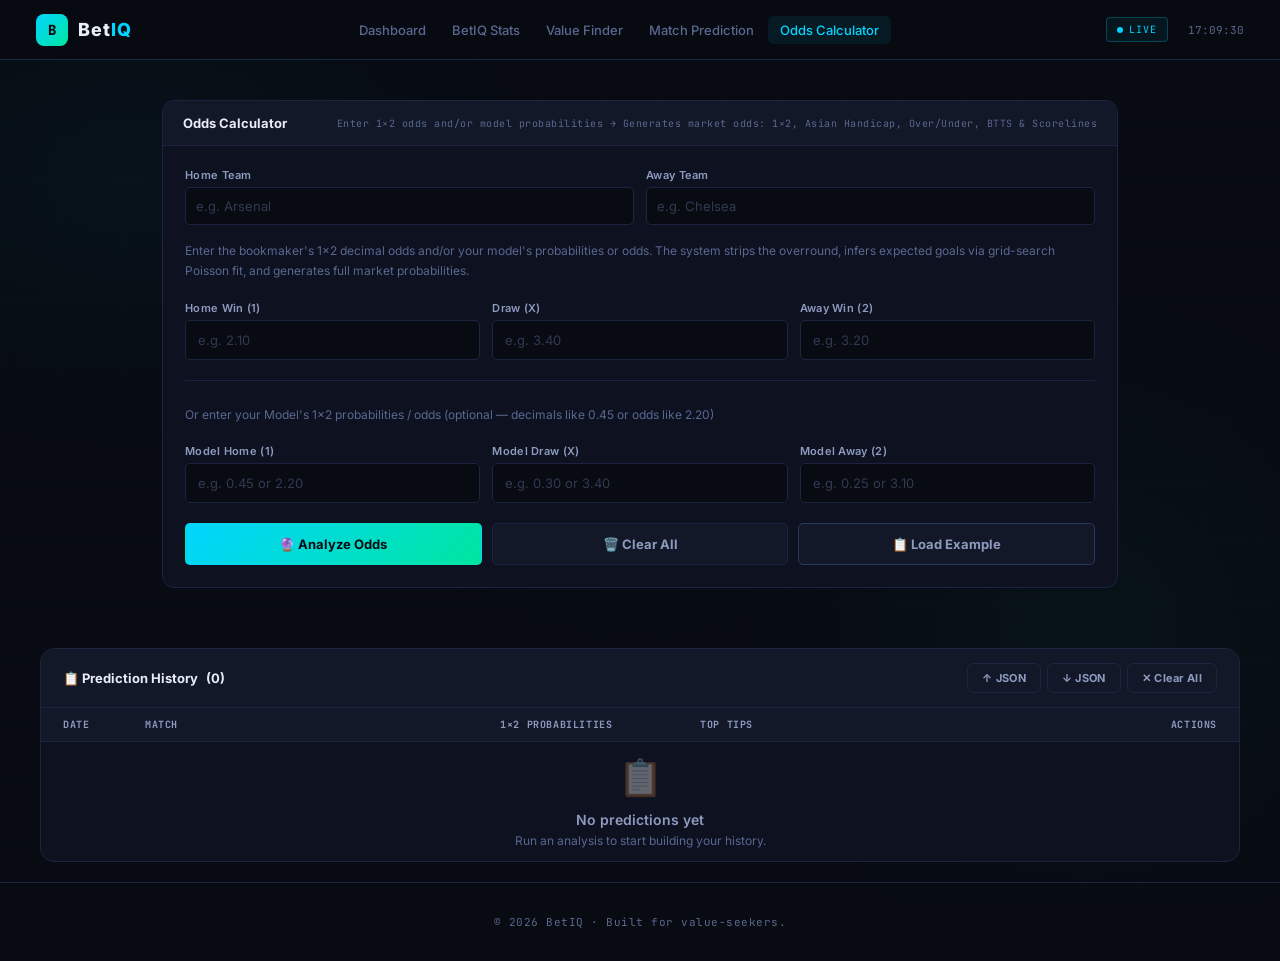
<file: odds-calculator.html>
<!DOCTYPE html>
<html lang="en">
<head>
<meta charset="UTF-8">
<meta name="viewport" content="width=device-width, initial-scale=1.0">
<title>BetIQ - Odds Calculator</title>
<link href="https://fonts.googleapis.com/css2?family=Inter:wght@400;500;600;700;800&family=JetBrains+Mono:wght@400;500;600;700&display=swap" rel="stylesheet">
<link rel="stylesheet" href="styles.css">
<style>
.bk-section{border:1px solid var(--border2);border-radius:var(--radius);margin-bottom:16px;overflow:hidden;background:var(--surface2);}
.bk-header{display:flex;align-items:center;gap:10px;padding:10px 14px;cursor:pointer;user-select:none;transition:background .15s;}
.bk-header:hover{background:var(--surface3);}
.bk-icon{font-size:15px;}
.bk-title{flex:1;font-size:11px;font-weight:700;color:var(--muted2);font-family:'JetBrains Mono',monospace;letter-spacing:.5px;text-transform:uppercase;}
.bk-badge{display:inline-block;font-size:9px;font-weight:400;color:var(--muted);background:rgba(0,212,255,.08);border:1px solid rgba(0,212,255,.15);padding:2px 7px;border-radius:10px;margin-left:8px;letter-spacing:0;text-transform:none;font-family:'Inter',sans-serif;}
.bk-chevron{font-size:10px;color:var(--muted);transition:transform .2s;}
.bk-chevron.open{transform:rotate(180deg);}
.bk-body{padding:14px 14px 6px;border-top:1px solid var(--border);}
.bk-note{font-size:11px;color:var(--muted2);line-height:1.6;margin-bottom:14px;padding:8px 12px;background:rgba(0,212,255,.05);border-left:2px solid var(--cyan);border-radius:0 4px 4px 0;}
.edge-badge{display:inline-flex;align-items:center;gap:4px;font-size:10px;font-weight:700;font-family:'JetBrains Mono',monospace;padding:3px 8px;border-radius:4px;letter-spacing:.3px;}
.edge-value{background:rgba(0,229,160,.12);color:var(--green);border:1px solid rgba(0,229,160,.3);}
.edge-slight{background:rgba(245,200,66,.10);color:var(--amber);border:1px solid rgba(245,200,66,.3);}
.edge-none{background:rgba(107,116,148,.10);color:var(--muted2);border:1px solid rgba(107,116,148,.3);}
.edge-against{background:rgba(255,77,109,.10);color:var(--red);border:1px solid rgba(255,77,109,.3);}
.bk-cmp-grid{display:grid;grid-template-columns:repeat(auto-fill,minmax(170px,1fr));gap:8px;margin-top:10px;}
.bk-cmp-item{background:var(--surface2);border:1px solid var(--border);border-radius:var(--radius-sm);padding:10px 12px;}
.bk-cmp-label{font-size:10px;font-weight:700;color:var(--muted2);font-family:'JetBrains Mono',monospace;letter-spacing:.5px;margin-bottom:6px;}
.bk-cmp-row{display:flex;justify-content:space-between;align-items:center;font-size:11px;margin-bottom:3px;}
.bk-cmp-key{color:var(--muted);}
.bk-cmp-val{font-weight:600;font-family:'JetBrains Mono',monospace;}
.bk-vig{font-size:10px;color:var(--muted);margin-top:4px;padding-top:4px;border-top:1px solid var(--border);}
.pick-edge{margin-top:5px;display:flex;align-items:center;gap:6px;flex-wrap:wrap;}
.ds-bar{background:rgba(0,212,255,0.05);border:1px solid rgba(0,212,255,0.15);border-radius:var(--r-sm);padding:8px 14px;font-size:10px;font-family:'JetBrains Mono',monospace;color:var(--cyan);margin-bottom:14px;display:flex;align-items:center;gap:8px;flex-wrap:wrap;}
.dq-ring-wrap{display:flex;align-items:center;gap:12px;padding:12px 14px;background:var(--bg);border:1px solid var(--border);border-radius:var(--r);margin-bottom:12px;}
.dq-ring{position:relative;width:54px;height:54px;flex-shrink:0;}
.dq-ring svg{transform:rotate(-90deg);}
.dq-ring-bg{fill:none;stroke:var(--border);stroke-width:4;}
.dq-ring-fill{fill:none;stroke-width:4;stroke-linecap:round;transition:stroke-dashoffset 0.8s ease;}
.dq-center{position:absolute;inset:0;display:flex;align-items:center;justify-content:center;font-size:12px;font-weight:700;font-family:'JetBrains Mono',monospace;}
.dq-info{flex:1;}
.dq-info-title{font-size:11px;font-weight:700;color:var(--text);margin-bottom:4px;}
.dq-info-detail{font-size:10px;color:var(--muted);line-height:1.5;}
.pick{background:var(--bg);border:1px solid var(--border);border-radius:10px;padding:16px 18px;margin-bottom:10px;position:relative;overflow:hidden;}
.pick::before{content:'';position:absolute;top:0;left:0;right:0;height:2px;}
.pick.r1::before{background:linear-gradient(90deg,var(--gold),#f0a84e);}
.pick.r2::before{background:linear-gradient(90deg,var(--silver),#c5cfe0);}
.pick.r3::before{background:linear-gradient(90deg,var(--bronze),#e8a06a);}
.pick-hd{display:flex;align-items:center;gap:12px;margin-bottom:10px;}
.pick-rank{width:32px;height:32px;border-radius:50%;display:flex;align-items:center;justify-content:center;font-size:13px;font-weight:800;font-family:'JetBrains Mono',monospace;flex-shrink:0;}
.pick-rank.r1{background:rgba(245,200,66,0.12);color:var(--gold);border:1px solid rgba(245,200,66,0.3);}
.pick-rank.r2{background:rgba(154,165,196,0.12);color:var(--silver);border:1px solid rgba(154,165,196,0.3);}
.pick-rank.r3{background:rgba(217,123,74,0.12);color:var(--bronze);border:1px solid rgba(217,123,74,0.3);}
.pick-info{flex:1;}
.pick-market{font-size:14px;font-weight:700;color:var(--text);}
.pick-cat{font-size:9px;font-weight:700;color:var(--muted);font-family:'JetBrains Mono',monospace;letter-spacing:1px;text-transform:uppercase;margin-top:2px;}
.pick-odds{text-align:right;flex-shrink:0;}
.pick-odds-val{font-size:22px;font-weight:800;font-family:'JetBrains Mono',monospace;color:var(--cyan);}
.pick-odds-lbl{font-size:9px;color:var(--muted);}
.pick-stats{display:flex;gap:7px;flex-wrap:wrap;margin-bottom:8px;}
.pick-stat{background:var(--surface2);border:1px solid var(--border);border-radius:5px;padding:5px 9px;font-size:11px;font-family:'JetBrains Mono',monospace;color:var(--muted2);}
.pick-stat span{color:var(--text);font-weight:700;}
.pick-bar{display:flex;align-items:center;gap:8px;margin-top:8px;}
.pick-bar-lbl{font-size:9px;font-weight:700;color:var(--muted);font-family:'JetBrains Mono',monospace;flex-shrink:0;width:65px;}
.pick-bar-track{flex:1;height:5px;background:var(--border);border-radius:3px;overflow:hidden;}
.pick-bar-fill{height:100%;border-radius:3px;transition:width 0.7s ease;}
.pick-bar-pct{font-size:10px;font-weight:700;font-family:'JetBrains Mono',monospace;flex-shrink:0;width:34px;text-align:right;}
.sim-row{display:flex;align-items:center;gap:8px;margin-bottom:7px;}
.sim-lbl{font-size:11px;color:var(--muted);width:90px;text-align:right;flex-shrink:0;font-family:'JetBrains Mono',monospace;}
.sim-track{flex:1;height:22px;background:var(--border);border-radius:4px;overflow:hidden;}
.sim-fill{height:100%;border-radius:4px;display:flex;align-items:center;padding-left:8px;transition:width 0.7s ease;}
.sim-val{font-size:9px;font-weight:700;color:#fff;font-family:'JetBrains Mono',monospace;}
.sim-model{width:90px;font-size:9px;font-family:'JetBrains Mono',monospace;color:var(--muted);flex-shrink:0;text-align:right;}
.summary-box{background:rgba(0,212,255,0.04);border:1px solid rgba(0,212,255,0.15);border-radius:9px;padding:14px 18px;margin-bottom:16px;font-size:12px;color:var(--muted2);line-height:1.75;}
.summary-box strong{color:var(--cyan);}
.fv-grid{display:grid;grid-template-columns:repeat(auto-fit,minmax(130px,1fr));gap:7px;margin-top:8px;}
.fv-item{background:rgba(0,229,160,0.04);border:1px solid rgba(0,229,160,0.12);border-radius:7px;padding:9px 11px;text-align:center;}
.fv-market{font-size:11px;font-weight:700;color:var(--green);margin-bottom:3px;}
.fv-cert{font-size:11px;font-weight:600;color:var(--win);font-family:'JetBrains Mono',monospace;}
.fv-prob{font-size:9px;color:var(--muted2);margin-top:3px;font-family:'JetBrains Mono',monospace;}
.metric-row-4{display:grid;grid-template-columns:repeat(4,1fr);gap:10px;margin-bottom:12px;}
.pbar-wrap{display:flex;align-items:center;gap:8px;margin-top:6px;}
.pbar-track{flex:1;height:3px;background:var(--border);border-radius:2px;overflow:hidden;}
.pbar-fill{height:100%;border-radius:2px;transition:width 0.7s cubic-bezier(.23,1,.32,1);}
.value-bet-list{display:flex;flex-direction:column;gap:10px;}
.vb-item{display:flex;justify-content:space-between;align-items:center;padding:10px 14px;background:var(--surface2);border:1px solid var(--border);border-radius:var(--radius-sm);}
.vb-item-info{flex:1;}
.vb-item-market{font-weight:700;font-size:13px;color:var(--text);}
.vb-item-detail{font-size:11px;color:var(--muted2);margin-top:2px;}
.vb-item-right{text-align:right;}
.vb-item-edge{font-weight:800;font-size:15px;font-family:'JetBrains Mono',monospace;}
.vb-item-tag{font-size:10px;font-weight:700;margin-top:2px;}
</style>
</head>
<body>
<div class="app">

  <div id="header"></div>

<div class="app-body">
<main class="main">
  <div class="content">

    <div class="panel">
      <div class="panel-header">
        <div class="panel-title">Odds Calculator</div>
        <div class="panel-sub">Enter 1×2 odds and/or model probabilities → Generates market odds: 1×2, Asian Handicap, Over/Under, BTTS &amp; Scorelines</div>
      </div>
      <div class="panel-body">

        <div class="grid2" style="margin-bottom:16px">
          <div class="field"><label>Home Team</label><input id="homeTeam" type="text" placeholder="e.g. Arsenal"></div>
          <div class="field"><label>Away Team</label><input id="awayTeam" type="text" placeholder="e.g. Chelsea"></div>
        </div>

        <p class="predictor-desc">Enter the bookmaker's 1×2 decimal odds and/or your model's probabilities or odds. The system strips the overround, infers expected goals via grid-search Poisson fit, and generates full market probabilities.</p>

        <div class="grid3" style="margin-bottom:20px">
          <div class="field"><label>Home Win (1)</label><input type="number" id="h" step="0.01" min="1.01" placeholder="e.g. 2.10"></div>
          <div class="field"><label>Draw (X)</label><input type="number" id="d" step="0.01" min="1.01" placeholder="e.g. 3.40"></div>
          <div class="field"><label>Away Win (2)</label><input type="number" id="a" step="0.01" min="1.01" placeholder="e.g. 3.20"></div>
        </div>

        <div class="divider-short"></div>

        <p class="predictor-desc" style="margin-top:16px">Or enter your Model's 1×2 probabilities / odds <span style="color:var(--muted);font-weight:400">(optional — decimals like 0.45 or odds like 2.20)</span></p>

        <div class="grid3" style="margin-bottom:20px">
          <div class="field"><label>Model Home (1)</label><input type="number" id="model-h" step="any" min="0" placeholder="e.g. 0.45 or 2.20"></div>
          <div class="field"><label>Model Draw (X)</label><input type="number" id="model-d" step="any" min="0" placeholder="e.g. 0.30 or 3.40"></div>
          <div class="field"><label>Model Away (2)</label><input type="number" id="model-a" step="any" min="0" placeholder="e.g. 0.25 or 3.10"></div>
        </div>

        <div class="err-box" id="errBox"></div>

        <div class="btn-group">
          <button class="btn btn-primary" onclick="run()">🔮 Analyze Odds</button>
          <button class="btn btn-secondary" onclick="clearAll()">🗑️ Clear All</button>
          <button class="btn btn-secondary btn-outline" onclick="loadExample()">📋 Load Example</button>
        </div>

        <!-- ===== PREDICTION RESULTS ===== -->
        <div id="results" style="display:none;margin-top:28px"></div>

      </div>
    </div>

   </div>

   </main>

   <div class="history-wrap">
     <div class="hist-panel">
       <div class="panel-hd">
         <div class="panel-title">📋 Prediction History <span class="hist-count" id="histCount">(0)</span></div>
         <div style="display:flex;align-items:center;gap:6px">
           <button class="h-btn h-btn-clear" onclick="exportHistory()" title="Export as JSON">↑ JSON</button>
           <button class="h-btn h-btn-clear" onclick="document.getElementById('importFile').click()" title="Import from JSON">↓ JSON</button>
           <button class="h-btn h-btn-clear" onclick="clearHistory()" title="Clear all history">✕ Clear All</button>
           <input type="file" id="importFile" accept=".json" style="display:none" onchange="importHistory(event)">
         </div>
      </div>
       <div class="hist-table-wrap">
         <table class="htbl">
           <thead>
             <tr>
               <th style="text-align:left;width:90px">Date</th>
               <th style="text-align:left">Match</th>
               <th style="text-align:left;width:200px">1×2 Probabilities</th>
               <th style="text-align:left">Top Tips</th>
               <th style="text-align:center;width:80px">Actions</th>
             </tr>
           </thead>
           <tbody id="historyBody"></tbody>
         </table>
       </div>
     </div>
   </div>

 </div>

  <div id="footer"></div>
</div>

<script src="header.js"></script>
<script src="footer.js"></script>
<script src="back-to-top.js"></script>
<script>
(function(){
'use strict';
const $ = id => document.getElementById(id);
const fp = p => (p * 100).toFixed(1) + '%';
const fo = p => p > 0.001 ? (1 / p).toFixed(2) : '—';
const MAX_HISTORY = 150;
const STORAGE_KEY = 'betiqpro_history_odds_calculator';

// ── History ────────────────────────────────────────────────────
function escHtml(s) { const d = document.createElement('div'); d.textContent = s || ''; return d.innerHTML; }

function loadHistoryFromStorage() {
  try { const raw = localStorage.getItem(STORAGE_KEY); return raw ? JSON.parse(raw) : []; }
  catch(e) { return []; }
}

function saveHistoryToStorage() {
  try { localStorage.setItem(STORAGE_KEY, JSON.stringify(window._predictionHistory)); }
  catch(e) { console.warn('Could not save history:', e); }
}

function renderHistory() {
  const el = $('historyBody'), cnt = $('histCount');
  if (!el) return;
  const h = window._predictionHistory;
  if (cnt) cnt.textContent = '(' + h.length + ')';
  if (h.length === 0) {
    el.innerHTML = '<tr><td colspan="5" class="h-empty" style="text-align:center"><div class="h-empty-icon">📋</div><div class="h-empty-txt">No predictions yet</div><div class="h-empty-sub">Run an analysis to start building your history.</div></td></tr>';
    return;
  }
  let html = '';
  for (let i = h.length - 1; i >= 0; i--) {
    const e = h[i];
    const idx = h.length - 1 - i;
    const hasTips = e.unifiedTips && e.unifiedTips.length > 0;
    let tipsHtml;
    if (hasTips) {
      tipsHtml = e.unifiedTips.slice(0, 4).map(t => '<span class="h-tip">' + escHtml(t.market) + '&nbsp;<span style="color:var(--cyan)">' + fp(t.prob) + '</span></span>').join('');
    } else {
      tipsHtml = '<span style="color:var(--muted);font-size:11px;font-family:\'JetBrains Mono\',monospace">— odds calculator</span>';
    }
    html += '<tr>';
    html += '<td><span class="h-date">' + escHtml(e.date) + '</span></td>';
    html += '<td><span class="h-match">' + escHtml(e.homeTeam) + '<span class="vs">vs</span>' + escHtml(e.awayTeam) + '</span></td>';
    html += '<td><div class="h-probs"><span class="h-prob h">H&nbsp;' + fp(e.prbs.h) + '</span><span class="h-prob d">D&nbsp;' + fp(e.prbs.d) + '</span><span class="h-prob a">A&nbsp;' + fp(e.prbs.a) + '</span></div></td>';
    html += '<td><div class="h-tips">' + tipsHtml + '</div></td>';
    html += '<td><div class="h-actions">' +
      '<span class="h-btn reload" onclick="reloadEntry(' + idx + ')" title="Re-load these odds">↻</span>' +
      '<span class="h-btn delete" onclick="deleteEntry(' + idx + ')" title="Delete">✕</span>' +
    '</div></td>';
    html += '</tr>';
  }
  el.innerHTML = html;
}

window.exportHistory = async function() {
  const hist = window._predictionHistory || [];
  if (hist.length === 0) { alert('No history to export.'); return; }
  try {
    const handle = await window.showSaveFilePicker({
      suggestedName: 'betiqpro_history_odds_calculator.json',
      types: [{ description: 'JSON', accept: { 'application/json': ['.json'] } }]
    });
    const writable = await handle.createWritable();
    await writable.write(JSON.stringify(hist, null, 2));
    await writable.close();
  } catch(err) { if (err.name !== 'AbortError') alert('Save failed: ' + err.message); }
};

window.importHistory = function(evt) {
  const file = evt.target.files[0];
  if (!file) return;
  const reader = new FileReader();
  reader.onload = function(e) {
    try {
      const data = JSON.parse(e.target.result);
      if (!Array.isArray(data)) { alert('Invalid file: expected a JSON array.'); return; }
      window._predictionHistory = data;
      saveHistoryToStorage();
      renderHistory();
      alert('Imported ' + data.length + ' prediction(s).');
    } catch(err) { alert('Error reading file: ' + err.message); }
  };
  reader.readAsText(file);
  evt.target.value = '';
};

window.clearHistory = function() {
  window._predictionHistory = [];
  saveHistoryToStorage();
  renderHistory();
};

window.deleteEntry = function(idx) {
  const h = window._predictionHistory;
  const realIdx = h.length - 1 - idx;
  if (realIdx >= 0 && realIdx < h.length) h.splice(realIdx, 1);
  saveHistoryToStorage();
  renderHistory();
};

window.reloadEntry = function(idx) {
  const h = window._predictionHistory;
  const realIdx = h.length - 1 - idx;
  const e = h[realIdx];
  if (!e || !e.inputs) return;
  const inp = e.inputs;
  const set = (id, val) => { const el = $(id); if (el) el.value = val; };
  set('h', inp.h || ''); set('d', inp.d || ''); set('a', inp.a || '');
  set('model-h', inp.mh || ''); set('model-d', inp.md || ''); set('model-a', inp.ma || '');
  set('homeTeam', inp.homeTeam || ''); set('awayTeam', inp.awayTeam || '');
  $('results').style.display = 'none';
  $('errBox').classList.remove('show');
  run(realIdx);
};

window._predictionHistory = loadHistoryFromStorage();
renderHistory();

// ── Math Core ──────────────────────────────────────────────────
function stripMargin(hO, dO, aO) {
  const r = { h: 1 / hO, d: 1 / dO, a: 1 / aO };
  const s = r.h + r.d + r.a;
  return { ph: r.h / s, pd: r.d / s, pa: r.a / s, margin: (s - 1) * 100 };
}

function poisson(lam, k) {
  if (lam <= 0) return k === 0 ? 1 : 0;
  let logP = -lam + k * Math.log(lam);
  for (let i = 1; i <= k; i++) logP -= Math.log(i);
  return Math.exp(logP);
}

function buildMatrix(lh, la, max, useDC) {
  max = max || 15;
  const totalXG = lh + la;
  const rho = useDC !== false && totalXG < 2.8 ? Math.max(-0.18, Math.min(-0.06, -(0.08 + 0.04 / Math.max(totalXG, 0.1)))) : 0;
  function dcCorr(i, j) {
    if (i === 0 && j === 0) return 1 - lh * la * rho;
    if (i === 0 && j === 1) return 1 + lh * rho;
    if (i === 1 && j === 0) return 1 + la * rho;
    if (i === 1 && j === 1) return 1 - rho;
    return 1;
  }
  const m = [];
  for (let i = 0; i <= max; i++) {
    m[i] = [];
    for (let j = 0; j <= max; j++) {
      let p = poisson(lh, i) * poisson(la, j);
      if (rho !== 0) p *= dcCorr(i, j);
      m[i][j] = Math.max(0, p);
    }
  }
  let total = 0;
  for (let i = 0; i <= max; i++) for (let j = 0; j <= max; j++) total += m[i][j];
  if (total > 0) for (let i = 0; i <= max; i++) for (let j = 0; j <= max; j++) m[i][j] /= total;
  return m;
}

function calc1x2(m) {
  let h = 0, d = 0, a = 0;
  for (let i = 0; i <= 15; i++) for (let j = 0; j <= 15; j++) {
    if (i > j) h += m[i][j]; else if (i === j) d += m[i][j]; else a += m[i][j];
  }
  return { h, d, a };
}

function calcBTTS(m) {
  let y = 0;
  for (let i = 1; i <= 15; i++) for (let j = 1; j <= 15; j++) y += m[i][j];
  return y;
}

function calcOU(m, line) {
  let over = 0, under = 0;
  for (let i = 0; i <= 15; i++) for (let j = 0; j <= 15; j++) {
    if (i + j > line) over += m[i][j];
    else if (i + j < line) under += m[i][j];
  }
  const t = over + under || 1;
  return { over: over / t, under: under / t };
}

function calcAHHalf(m, threshold) {
  let home = 0, away = 0, push = 0;
  for (let i = 0; i <= 15; i++) for (let j = 0; j <= 15; j++) {
    const p = m[i][j], diff = i - j;
    if (diff > threshold) home += p;
    else if (diff < threshold) away += p;
    else push += p;
  }
  const tw = home + away || 1;
  return { home: home / tw, away: away / tw, push };
}

function calcAHCover(m, threshold) {
  const t = -threshold;
  const fraction = ((t % 1) + 1) % 1;
  const isQB = Math.abs(fraction - 0.25) < 0.001 || Math.abs(fraction - 0.75) < 0.001;
  if (isQB) {
    const lower = t < 0 ? Math.ceil(t * 2) / 2 : Math.floor(t * 2) / 2;
    const upper = lower + (t < 0 ? -0.5 : 0.5);
    const a = calcAHHalf(m, lower);
    const b = calcAHHalf(m, upper);
    return { home: (a.home + b.home) / 2, away: (a.away + b.away) / 2, push: 0 };
  }
  return calcAHHalf(m, t);
}

function fitXGFromProbs(ph, pd, pa) {
  let best = { lH: 1.4, lA: 1.1 }, bestErr = Infinity;
  for (let lH = 0.15; lH <= 4.5; lH += 0.10) {
    for (let lA = 0.15; lA <= 4.5; lA += 0.10) {
      const m = buildMatrix(lH, lA);
      const x = calc1x2(m);
      const e = (x.h - ph) ** 2 + (x.d - pd) ** 2 + (x.a - pa) ** 2;
      if (e < bestErr) { bestErr = e; best = { lH, lA }; }
    }
  }
  const r = 0.15;
  for (let lH = Math.max(0.05, best.lH - r); lH <= Math.min(6.0, best.lH + r); lH += 0.01) {
    for (let lA = Math.max(0.05, best.lA - r); lA <= Math.min(6.0, best.lA + r); lA += 0.01) {
      const m = buildMatrix(lH, lA);
      const x = calc1x2(m);
      const e = (x.h - ph) ** 2 + (x.d - pd) ** 2 + (x.a - pa) ** 2;
      if (e < bestErr) { bestErr = e; best = { lH: +lH.toFixed(2), lA: +lA.toFixed(2) }; }
    }
  }
  const fitQuality = Math.max(0, Math.min(100, Math.round((1 - bestErr * 80) * 100)));
  return { lH: best.lH, lA: best.lA, fitQuality, residual: +bestErr.toFixed(6) };
}

function parseModelInputs(mh, md, ma) {
  const sum = mh + md + ma;
  let ph, pd, pa;
  if (sum > 0.8 && sum < 1.2) {
    ph = mh; pd = md; pa = ma;
  } else if (sum > 80 && sum < 120) {
    ph = mh / 100; pd = md / 100; pa = ma / 100;
  } else if (mh >= 1.01 && md >= 1.01 && ma >= 1.01) {
    const r = { h: 1 / mh, d: 1 / md, a: 1 / ma };
    const s = r.h + r.d + r.a;
    ph = r.h / s; pd = r.d / s; pa = r.a / s;
  } else {
    return null;
  }
  const total = ph + pd + pa;
  if (total <= 0) return null;
  return { ph: ph / total, pd: pd / total, pa: pa / total };
}

// ── Tab Rendering ──────────────────────────────────────────────
function renderProbsTab(prbs, fit, btts, mat, hasBookmaker, hasModel, bookProbs, modelProbs) {
  const totalXG = fit.lH + fit.lA;
  const baseDQ = hasBookmaker && hasModel ? 80 : hasBookmaker ? 60 : 40;
  const fitBonus = fit.fitQuality ? Math.round((fit.fitQuality - 50) * 0.15) : 0;
  const dqScore = Math.min(100, Math.max(20, baseDQ + fitBonus));
  const dqColor = dqScore >= 70 ? 'var(--green)' : dqScore >= 45 ? 'var(--amber)' : 'var(--muted2)';
  const circ = 2 * Math.PI * 22;
  const offset = circ - (circ * (dqScore / 100));
  const strokeColor = dqScore >= 70 ? 'var(--green)' : dqScore >= 45 ? 'var(--amber)' : 'var(--red)';
  const useDC = totalXG < 2.8;
  const dcRho = useDC ? Math.max(-0.18, Math.min(-0.06, -(0.08 + 0.04 / Math.max(totalXG, 0.1)))) : 0;

  const src = hasBookmaker && hasModel ? 'Blended' : hasBookmaker ? 'Bookmaker' : 'Model';
  const marginVal = hasBookmaker ? stripMargin(parseFloat($('h').value), parseFloat($('d').value), parseFloat($('a').value)).margin : null;
  const marginColor = marginVal !== null ? (marginVal < 5 ? 'var(--green)' : marginVal < 8 ? 'var(--amber)' : 'var(--red)') : 'var(--muted2)';

  let html = '<div style="display:grid;grid-template-columns:1fr 1fr;gap:12px;margin-bottom:12px">';
  // DQ card
  html += '<div class="dq-ring-wrap" style="margin-bottom:0">';
  html += '<div class="dq-ring"><svg width="54" height="54" viewBox="0 0 54 54"><circle class="dq-ring-bg" cx="27" cy="27" r="22"/><circle class="dq-ring-fill" cx="27" cy="27" r="22" stroke="'+strokeColor+'" stroke-dasharray="'+circ.toFixed(1)+'" stroke-dashoffset="'+offset.toFixed(1)+'"/></svg>';
  html += '<div class="dq-center" style="color:'+dqColor+'">'+dqScore+'%</div></div>';
  html += '<div class="dq-info"><div class="dq-info-title">Data Quality: '+(dqScore>=70?'Reliable':dqScore>=45?'Moderate':'Low')+'</div>';
  html += '<div class="dq-info-detail">Source: '+src+'</div></div></div>';
  // Margin card
  html += '<div class="dq-ring-wrap" style="margin-bottom:0">';
  html += '<div class="dq-ring"><svg width="54" height="54" viewBox="0 0 54 54"><circle class="dq-ring-bg" cx="27" cy="27" r="22"/><circle class="dq-ring-fill" cx="27" cy="27" r="22" stroke="'+marginColor+'" stroke-dasharray="'+circ.toFixed(1)+'" stroke-dashoffset="'+circ.toFixed(1)+'"/></svg>';
  html += '<div class="dq-center" style="color:'+marginColor+'">'+(marginVal !== null ? marginVal.toFixed(1)+'%' : '—')+'</div></div>';
  html += '<div class="dq-info"><div class="dq-info-title">Bookmaker Margin</div>';
  html += '<div class="dq-info-detail">'+(marginVal !== null ? (marginVal < 5 ? 'Sharp' : marginVal < 8 ? 'Average' : 'High') : 'No odds entered')+'</div></div></div>';
  html += '</div>';

  // Compact summary bar
  html += '<div class="ds-bar">◆ '+src+' · xG: '+fit.lH.toFixed(2)+'–'+fit.lA.toFixed(2)+' ('+totalXG.toFixed(2)+') · DC: '+(useDC?'ON':'OFF')+'</div>';

  html += '<div class="metric-row-4">';
  html += '<div class="metric"><div class="ml">Home xG (λ)</div><div class="mv" style="color:var(--cyan)">'+fit.lH.toFixed(2)+'</div><div class="ms">expected goals</div></div>';
  html += '<div class="metric"><div class="ml">Away xG (λ)</div><div class="mv" style="color:var(--cyan)">'+fit.lA.toFixed(2)+'</div><div class="ms">expected goals</div></div>';
  html += '<div class="metric"><div class="ml">Total xG</div><div class="mv" style="color:var(--muted2)">'+totalXG.toFixed(2)+'</div><div class="ms">'+(fit.lH>fit.lA?'Home lean':fit.lH<fit.lA?'Away lean':'Even')+'</div></div>';
  html += '<div class="metric"><div class="ml">Goal Diff</div><div class="mv" style="color:'+(fit.lH>=fit.lA?'var(--green)':'var(--red)')+';font-size:18px">'+(fit.lH>=fit.lA?'+':'')+(fit.lH-fit.lA).toFixed(2)+'</div><div class="ms">Home − Away</div></div>';
  html += '</div>';



  const modeLabel = hasBookmaker && hasModel ? 'Blended (Bookmaker × Model)' : hasBookmaker ? 'Bookmaker (margin-removed)' : 'Model probabilities';
  html += '<div class="card" style="margin-top:0"><div class="card-title">🎯 1×2 Match Odds — European Handicap <span style="font-size:10px;font-weight:400;color:var(--muted)">· '+modeLabel+'</span></div>';
  html += '<div class="metric-row">';
  const outcomes = [
    { label:'Home Win', prob:prbs.h, color:'var(--green)' },
    { label:'Draw',     prob:prbs.d, color:'var(--amber)' },
    { label:'Away Win', prob:prbs.a, color:'var(--red)'   },
  ];
  outcomes.forEach(o => {
    html += '<div class="metric"><div class="ml" style="color:'+o.color+'">'+o.label+'</div><div class="mv" style="color:'+o.color+'">'+fp(o.prob)+'</div>'+'<div class="pbar-wrap"><div class="pbar-track"><div class="pbar-fill" style="width:'+(o.prob*100).toFixed(1)+'%;background:'+o.color+'"></div></div></div>'+'<div class="ms">Fair: '+fo(o.prob)+'</div></div>';
  });
  html += '</div></div>';

  // Double Chance
  html += '<div class="card"><div class="card-title">🔄 Double Chance</div>';
  html += '<div class="metric-row">';
  const dcM = [
    { label:'1X (Home/Draw)', prob:prbs.h+prbs.d, color:'var(--green)' },
    { label:'12 (Home/Away)', prob:prbs.h+prbs.a, color:'var(--amber)' },
    { label:'X2 (Draw/Away)', prob:prbs.d+prbs.a, color:'var(--red)' },
  ];
  dcM.forEach(o => {
    html += '<div class="metric"><div class="ml" style="color:'+o.color+'">'+o.label+'</div><div class="mv" style="color:'+o.color+'">'+fp(o.prob)+'</div><div class="ms">Fair: '+fo(o.prob)+'</div></div>';
  });
  html += '</div></div>';

  // BTTS + O/U 2.5
  const ou25 = calcOU(mat, 2.5);
  html += '<div class="card"><div class="card-title">Both Teams to Score</div>';
  html += '<div class="metric-row">';
  html += '<div class="metric"><div class="ml" style="color:var(--green)">BTTS Yes</div><div class="mv" style="color:var(--green)">'+fp(btts)+'</div><div class="pbar-wrap"><div class="pbar-track"><div class="pbar-fill" style="width:'+(btts*100).toFixed(1)+'%;background:var(--green)"></div></div></div><div class="ms">Fair: '+fo(btts)+'</div></div>';
  html += '<div class="metric"><div class="ml" style="color:var(--red)">BTTS No</div><div class="mv" style="color:var(--red)">'+fp(1-btts)+'</div><div class="pbar-wrap"><div class="pbar-track"><div class="pbar-fill" style="width:'+((1-btts)*100).toFixed(1)+'%;background:var(--red)"></div></div></div><div class="ms">Fair: '+fo(1-btts)+'</div></div>';
  html += '<div class="metric"><div class="ml" style="color:var(--over)">Over 2.5</div><div class="mv" style="color:var(--over)">'+fp(ou25.over)+'</div><div class="pbar-wrap"><div class="pbar-track"><div class="pbar-fill" style="width:'+(ou25.over*100).toFixed(1)+'%;background:var(--over)"></div></div></div><div class="ms">Fair: '+fo(ou25.over)+'</div></div>';
  html += '</div></div>';

  // Fair Value Engine
  const maxProb = Math.max(prbs.h, prbs.d, prbs.a);
  const dom1x2 = maxProb === prbs.h ? 'Home Win' : maxProb === prbs.d ? 'Draw' : 'Away Win';
  const fvMarkets = [
    { market: dom1x2, certainty: Math.min(95, Math.round((dqScore/100)*0.5*100 + maxProb*50)), prob: maxProb },
    { market: btts > 0.5 ? 'BTTS Yes' : 'BTTS No', certainty: Math.round((dqScore/100)*0.4*100 + Math.abs(btts-0.5)*2*60), prob: btts > 0.5 ? btts : 1-btts },
    { market: totalXG > 2.5 ? 'Over 2.5' : 'Under 2.5', certainty: Math.round((dqScore/100)*0.4*100 + Math.abs(ou25.over-0.5)*2*60), prob: ou25.over },
  ];
  html += '<div class="card"><div class="card-title">💎 Fair Value Engine — Highest Certainty Markets</div><div class="fv-grid">';
  fvMarkets.forEach(fv => {
    html += '<div class="fv-item"><div class="fv-market">'+fv.market+'</div><div class="fv-cert">'+fv.certainty+'% certainty</div><div class="fv-prob">Fair Odds: '+fo(fv.prob)+'</div></div>';
  });
  html += '</div></div>';

  // Correct Score top 4
  const scores = [];
  for (let i = 0; i <= 8; i++) for (let j = 0; j <= 8; j++) scores.push({ home: i, away: j, p: mat[i]?.[j] || 0 });
  scores.sort((a, b) => b.p - a.p);
  html += '<div class="card"><div class="card-title">🏆 Top Correct Score Probabilities</div><div class="cs-grid">';
  scores.slice(0, 4).forEach(s => {
    const c = s.home > s.away ? 'var(--green)' : s.home === s.away ? 'var(--amber)' : 'var(--red)';
    html += '<div class="cs-item"><div class="cs-score" style="color:'+c+'">'+s.home+'–'+s.away+'</div><div class="cs-prob">'+fp(s.p)+'</div><div class="cs-fair">'+fo(s.p)+'</div></div>';
  });
  html += '</div></div>';

  return html;
}

function renderOUTab(mat) {
  const ouLines = [0.5, 1.0, 1.5, 2.0, 2.5, 3.0, 3.5, 4.0, 4.5, 5.5, 6.5, 7.5, 8.5];

  let html = '<div class="card"><div class="card-title">Over / Under Goal Lines</div>';
  html += '<div style="overflow-x:auto"><table class="tbl" style="min-width:360px">';
  html += '<thead><tr><th>Line</th><th>Over %</th><th>Under %</th><th>Fair O</th><th>Fair U</th><th>Signal</th></tr></thead><tbody>';
  ouLines.forEach(line => {
    const ou = calcOU(mat, line);
    const diff = ou.over - ou.under;
    const sig = diff > 0.02 ? '<span class="sig over">OVER</span>' : diff < -0.02 ? '<span class="sig under">UNDER</span>' : '<span class="sig fair">EVEN</span>';
    html += '<tr><td style="font-weight:700">'+line+'</td><td style="color:var(--over)">'+fp(ou.over)+'</td><td style="color:var(--under)">'+fp(ou.under)+'</td><td>'+fo(ou.over)+'</td><td>'+fo(ou.under)+'</td><td>'+sig+'</td></tr>';
  });
  html += '</tbody></table></div></div>';

  // Total goals distribution
  const totalGoalsDist = [];
  for (let g = 0; g <= 9; g++) { let gp = 0; for (let i = 0; i <= 15; i++) for (let j = 0; j <= 15; j++) { if (i+j === g) gp += (mat[i]?.[j]||0); } totalGoalsDist.push({goals:g, prob:gp}); }
  html += '<div class="card" style="margin-top:10px"><div class="card-title">Exact Total Goals Distribution</div>';
  html += '<div style="overflow-x:auto"><table class="tbl" style="min-width:240px">';
  html += '<thead><tr><th>Total Goals</th><th>Probability</th><th>Fair Odds</th></tr></thead><tbody>';
  totalGoalsDist.filter(t => t.prob > 0.01).sort((a,b) => b.prob-a.prob).slice(0, 8).forEach(t => {
    html += '<tr><td style="font-weight:700">'+t.goals+'</td><td>'+fp(t.prob)+'</td><td>'+fo(t.prob)+'</td></tr>';
  });
  html += '</tbody></table></div></div>';
  return html;
}

function renderAHTab(mat) {
  let html = '<div class="card"><div class="card-title">Asian Handicap Lines <span style="font-size:9px;font-weight:400;color:var(--muted)">· Quarter-ball supported · −N = team gives goals (fav) · +N = team receives goals (underdog)</span></div>';
  html += '<div style="overflow-x:auto"><table class="tbl" style="min-width:520px">';
  html += '<thead><tr><th style="text-align:left">Home Label</th><th style="text-align:left">Away Label</th><th>H Cover %</th><th>A Cover %</th><th>Push %</th><th>Fair H/A</th><th>Line Type</th><th>Best Side</th></tr></thead><tbody>';
  [-4.5,-3.5,-2.5,-2.0,-1.75,-1.5,-1.25,-1.0,-0.75,-0.5,-0.25,0.0,0.25,0.5,0.75,1.0,1.5,1.75,2.0,2.5,3.5,4.5].forEach(threshold => {
    const c = calcAHCover(mat, threshold);
    const absT = Math.abs(threshold);
    const homeLabel = threshold === 0 ? '0' : (threshold < 0 ? '−' : '+') + (absT % 1 === 0 ? absT.toFixed(1) : absT.toFixed(2));
    const awayLabel = threshold === 0 ? '0' : (threshold < 0 ? '+' : '−') + (absT % 1 === 0 ? absT.toFixed(1) : absT.toFixed(2));
    const fraction = ((absT % 1) + 1) % 1;
    const isQB = Math.abs(fraction - 0.25) < 0.001 || Math.abs(fraction - 0.75) < 0.001;
    const lineType = threshold === 0 ? 'Level' : isQB ? '<span class="sig slight">QTR-BALL</span>' : '<span class="sig fair">HALF</span>';
    let bestSide = '', bestSideColor = 'color:var(--muted)';
    if (c.home > c.away + 0.05) { bestSide = 'Home '+homeLabel; bestSideColor = 'color:var(--green)'; }
    else if (c.away > c.home + 0.05) { bestSide = 'Away '+awayLabel; bestSideColor = 'color:var(--red)'; }
    else { bestSide = 'Even'; bestSideColor = 'color:var(--muted)'; }
    html += '<tr>';
    html += '<td style="text-align:left;font-weight:700;color:var(--green)">'+homeLabel+'</td>';
    html += '<td style="text-align:left;font-weight:700;color:var(--red)">'+awayLabel+'</td>';
    html += '<td style="color:var(--green)">'+fp(c.home)+'</td>';
    html += '<td style="color:var(--red)">'+fp(c.away)+'</td>';
    html += '<td style="color:var(--muted)">'+fp(c.push)+'</td>';
    html += '<td style="font-size:11px">'+fo(c.home)+' / '+fo(c.away)+'</td>';
    html += '<td>'+lineType+'</td>';
    html += '<td><span style="font-weight:700;'+bestSideColor+'">'+bestSide+'</span></td>';
    html += '</tr>';
  });
  html += '</tbody></table></div>';
  html += '<div class="note" style="margin-top:10px"><strong>AH Convention:</strong> Negative handicap (−N) = that team gives N goals — they are the <em>favourite</em> and must win by more than N. Positive (+N) = that team receives N goals — they are the <em>underdog</em> and can draw or lose by up to N and still cover.</div>';
  html += '</div>';
  return html;
}

function renderScoreMatrixTab(mat) {
  const scores = [];
  for (let i = 0; i <= 15; i++) for (let j = 0; j <= 15; j++) scores.push({ home: i, away: j, p: mat[i][j] });
  scores.sort((a, b) => b.p - a.p);
  const top = scores.slice(0, 12);
  let html = '<div class="card"><div class="card-title">🏆 Score Probability Matrix (top 12)</div><div class="cs-grid">';
  top.forEach(s => {
    const c = s.home > s.away ? 'var(--green)' : s.home === s.away ? 'var(--amber)' : 'var(--red)';
    html += '<div class="cs-item"><div class="cs-score" style="color:'+c+'">'+s.home+'–'+s.away+'</div><div class="cs-prob">'+fp(s.p)+'</div><div class="cs-fair">'+fo(s.p)+'</div></div>';
  });
  html += '</div></div>';

  // Goal difference distribution
  let skellamHtml = '<div class="card"><div class="card-title">📊 Goal Difference Distribution</div>';
  skellamHtml += '<div style="overflow-x:auto"><table class="tbl" style="min-width:320px">';
  skellamHtml += '<thead><tr><th>GD</th><th>Probability</th><th>Fair Odds</th><th>Signal</th></tr></thead><tbody>';
  for (let d = -5; d <= 5; d++) {
    let p = 0;
    for (let i = 0; i <= 15; i++) for (let j = 0; j <= 15; j++) { if (i - j === d) p += mat[i][j]; }
    if (p < 0.01) continue;
    const sig = d > 0 ? 'Home Win' : d < 0 ? 'Away Win' : 'Draw';
    const sc = d > 0 ? 'var(--green)' : d < 0 ? 'var(--red)' : 'var(--amber)';
    skellamHtml += '<tr><td style="font-weight:700;color:'+sc+'">'+(d>0?'+':'')+d+'</td><td>'+fp(p)+'</td><td>'+fo(p)+'</td><td><span style="font-weight:700;color:'+sc+'">'+sig+'</span></td></tr>';
  }
  skellamHtml += '</tbody></table></div></div>';
  html += skellamHtml;
  return html;
}

// ── Main Run ───────────────────────────────────────────────────
function renderResults(prbs, btts, mat, fit, hasBookmaker, hasModel, bookProbs, modelProbs) {
  const totalXG = fit.lH + fit.lA;
  const dqScore = hasBookmaker && hasModel ? 80 : hasBookmaker ? 60 : 40;

  window._lastMatrix = mat;
  window._lastPrbs = prbs;
  window._lastBTTS = btts;
  window._lastFit = fit;
  window._lastSnapshot = { homeXG: fit.lH, awayXG: fit.lA };

  const modeLabel = hasBookmaker && hasModel ? 'Bookmaker × Model' : hasBookmaker ? 'Bookmaker' : 'Model';

  let html = '<div class="panel anim">';
  html += '<div class="panel-hd"><div class="panel-title">📊 Market Odds</div></div>';
  html += '<div class="panel-bd">';

  html += '<div class="tabs" id="resTabs">';
  html += '<button class="tab-btn active" data-tab="tab-probs">📈 1×2 &amp; BTTS</button>';
  html += '<button class="tab-btn" data-tab="tab-ou">📊 O/U</button>';
  html += '<button class="tab-btn" data-tab="tab-ah">⚖️ AH</button>';
  html += '<button class="tab-btn" data-tab="tab-scores">🏆 Scores</button>';
  html += '</div>';

  html += '<div class="tab-content active" id="tab-probs">'+renderProbsTab(prbs, fit, btts, mat, hasBookmaker, hasModel, bookProbs, modelProbs)+'</div>';
  html += '<div class="tab-content" id="tab-ou">'+renderOUTab(mat)+'</div>';
  html += '<div class="tab-content" id="tab-ah">'+renderAHTab(mat)+'</div>';
  html += '<div class="tab-content" id="tab-scores">'+renderScoreMatrixTab(mat)+'</div>';

  html += '<div class="note" style="margin-top:16px"><strong>Methodology v2:</strong> Bookmaker margin removed proportionally. Two-phase Poisson grid-search (coarse 0.10, fine 0.01) with Dixon-Coles correction (auto, active when xG &lt; 2.8). Markets: European Handicap (1×2), Asian Handicap (full, half, quarter-ball), Over/Under, BTTS &amp; Correct Score.</div>';

  html += '</div></div>';

  const rd = $('results');
  rd.style.display = 'block';
  rd.innerHTML = html;

  // Tab switching
  document.querySelectorAll('#resTabs .tab-btn').forEach(btn => {
    btn.addEventListener('click', function() {
      document.querySelectorAll('#resTabs .tab-btn').forEach(b => b.classList.remove('active'));
      this.classList.add('active');
      document.querySelectorAll('#results .tab-content').forEach(c => c.classList.remove('active'));
      const tc = document.getElementById(this.dataset.tab);
      if (tc) tc.classList.add('active');
    });
  });

  rd.scrollIntoView({ behavior: 'smooth', block: 'start' });
}

window.run = function(overwriteIdx) {
  const errBox = $('errBox');
  errBox.classList.remove('show');

  const h = parseFloat($('h').value), d = parseFloat($('d').value), a = parseFloat($('a').value);
  const mh = parseFloat($('model-h').value), md = parseFloat($('model-d').value), ma = parseFloat($('model-a').value);

  const hasBookmaker = !isNaN(h) && !isNaN(d) && !isNaN(a) && h >= 1.01 && d >= 1.01 && a >= 1.01;
  const hasModel = !isNaN(mh) && !isNaN(md) && !isNaN(ma) && mh > 0 && md > 0 && ma > 0;

  if (!hasBookmaker && !hasModel) {
    errBox.textContent = '⚠️ Please enter Bookmaker odds and/or Model probabilities/odds.';
    errBox.classList.add('show'); return;
  }

  let bookProbs = null, modelProbs = null;
  if (hasBookmaker) bookProbs = stripMargin(h, d, a);
  if (hasModel) {
    modelProbs = parseModelInputs(mh, md, ma);
    if (!modelProbs) {
      errBox.textContent = '⚠️ Invalid Model inputs. Enter probabilities (e.g. 0.45, 0.30, 0.25) or odds (e.g. 2.20, 3.40, 3.10).';
      errBox.classList.add('show'); return;
    }
  }

  let useProbs;
  if (hasBookmaker && hasModel) {
    useProbs = {
      ph: (bookProbs.ph + modelProbs.ph) / 2,
      pd: (bookProbs.pd + modelProbs.pd) / 2,
      pa: (bookProbs.pa + modelProbs.pa) / 2,
      margin: bookProbs.margin,
    };
  } else if (hasBookmaker) {
    useProbs = { ph: bookProbs.ph, pd: bookProbs.pd, pa: bookProbs.pa, margin: bookProbs.margin };
  } else {
    useProbs = { ph: modelProbs.ph, pd: modelProbs.pd, pa: modelProbs.pa, margin: null };
  }

  const fit = fitXGFromProbs(useProbs.ph, useProbs.pd, useProbs.pa);
  const useDC = (fit.lH + fit.lA) < 2.8;
  const mat = buildMatrix(fit.lH, fit.lA, 15, useDC);
  const prbs = calc1x2(mat);
  const btts = calcBTTS(mat);

  // Render results
  renderResults(prbs, btts, mat, fit, hasBookmaker, hasModel, bookProbs, modelProbs);

  // History
  const entry = {
    date: new Date().toLocaleDateString('en-GB'),
    homeTeam: $('homeTeam')?.value || 'Home Team',
    awayTeam: $('awayTeam')?.value || 'Away Team',
    inputs: {
      h: $('h')?.value || '', d: $('d')?.value || '', a: $('a')?.value || '',
      mh: $('model-h')?.value || '', md: $('model-d')?.value || '', ma: $('model-a')?.value || '',
      homeTeam: $('homeTeam')?.value || '', awayTeam: $('awayTeam')?.value || ''
    },
    prbs: { h: prbs.h, d: prbs.d, a: prbs.a },
    unifiedTips: []
  };
  if (overwriteIdx !== undefined && overwriteIdx >= 0 && overwriteIdx < window._predictionHistory.length) {
    window._predictionHistory[overwriteIdx] = entry;
  } else {
    const ht = $('homeTeam')?.value || '', at = $('awayTeam')?.value || '';
    let existingIdx = -1;
    for (let i = 0; i < window._predictionHistory.length; i++) {
      if (window._predictionHistory[i].homeTeam === ht && window._predictionHistory[i].awayTeam === at) { existingIdx = i; break; }
    }
    if (existingIdx >= 0) { window._predictionHistory[existingIdx] = entry; }
    else { window._predictionHistory.push(entry); if (window._predictionHistory.length > MAX_HISTORY) window._predictionHistory.shift(); }
  }
  saveHistoryToStorage();
  renderHistory();
}

window.clearAll = function() {
  ['h', 'd', 'a', 'model-h', 'model-d', 'model-a', 'homeTeam', 'awayTeam'].forEach(id => {
    const el = $(id); if (el) { el.value = ''; el.classList.remove('err', 'ok'); }
  });
  $('results').style.display = 'none';
  $('errBox').classList.remove('show');
  window._lastSnapshot = null; window._lastMatrix = null; window._lastPrbs = null;
  window._lastBTTS = null; window._lastFit = null;
};

window.loadExample = function() {
  $('h').value = '2.10'; $('d').value = '3.40'; $('a').value = '3.20';
  $('model-h').value = '0.48'; $('model-d').value = '0.27'; $('model-a').value = '0.25';
  $('homeTeam').value = 'Arsenal'; $('awayTeam').value = 'Chelsea';
  ['h','d','a','model-h','model-d','model-a','homeTeam','awayTeam'].forEach(id => {
    const el = $(id); if (el) { el.classList.remove('err'); el.classList.add('ok'); }
  });
  $('errBox').classList.remove('show');
  run();
};

})();
</script>
</body>
</html>
</file>
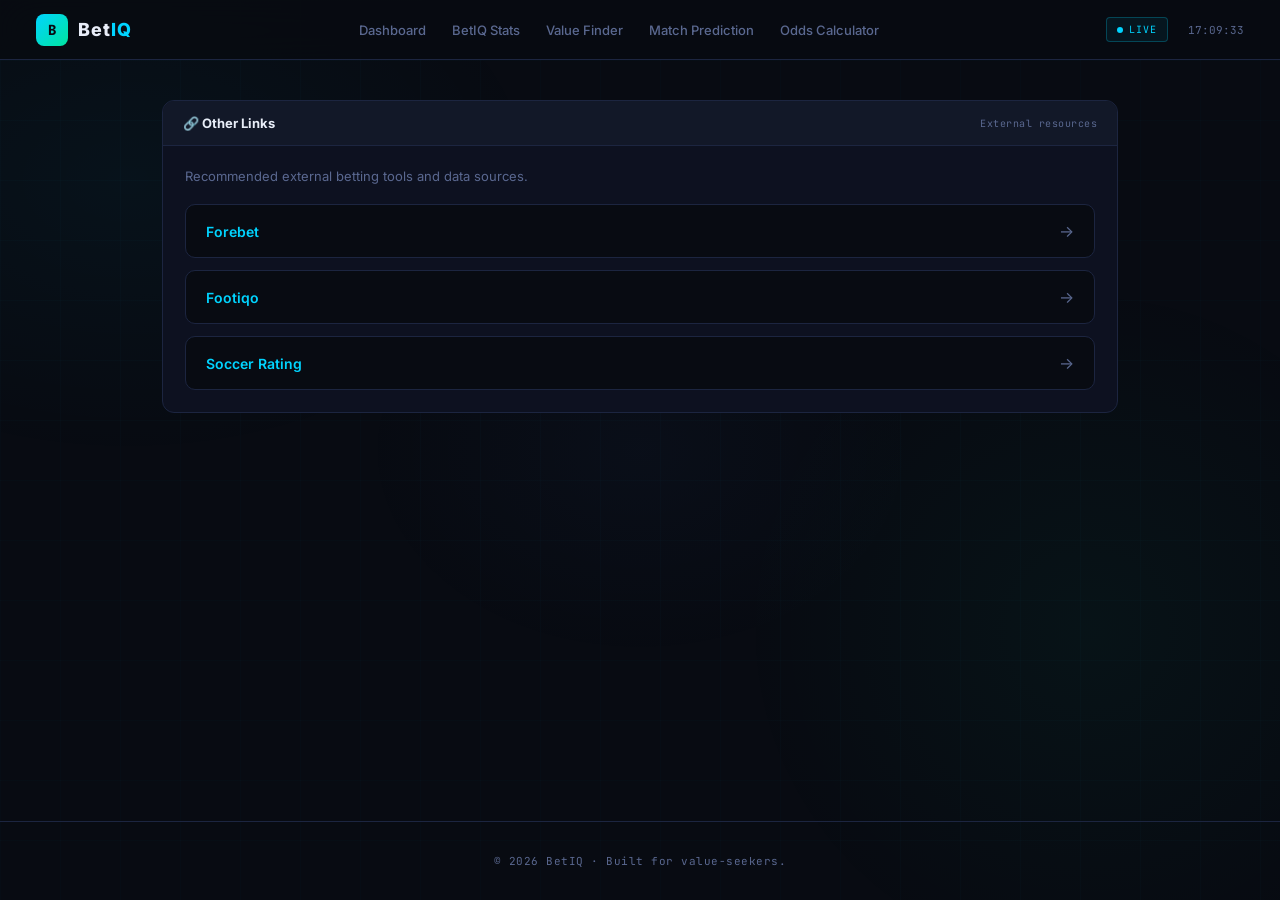
<file: other-links.html>
<!DOCTYPE html>
<html lang="en">
<head>
  <meta charset="UTF-8">
  <meta name="viewport" content="width=device-width, initial-scale=1.0">
  <title>BetIQ - Other Links</title>
  <link href="https://fonts.googleapis.com/css2?family=Inter:wght@400;500;600;700;800&family=JetBrains+Mono:wght@400;500;600;700&display=swap" rel="stylesheet">
  <link rel="stylesheet" href="styles.css">
</head>
<body>
<div class="app">

  <div id="header"></div>

<div class="app-body">
<main class="main">
  <div class="content">
    <div class="panel">
      <div class="panel-header">
        <div class="panel-title">🔗 Other Links</div>
        <div class="panel-sub">External resources</div>
      </div>
      <div class="panel-body">
        <p class="link-desc">Recommended external betting tools and data sources.</p>
        <div class="link-grid">
          <div class="link-item" onclick="window.open('https://www.forebet.com/','_blank')">
            <span class="link-item-label">Forebet</span>
            <span>→</span>
          </div>
          <div class="link-item" onclick="window.open('https://footiqo.com/statistics/leagues/goals/full-time/','_blank')">
            <span class="link-item-label">Footiqo</span>
            <span>→</span>
          </div>
          <div class="link-item" onclick="window.open('https://www.soccer-rating.com/today-prediction','_blank')">
            <span class="link-item-label">Soccer Rating</span>
            <span>→</span>
          </div>
        </div>
      </div>
    </div>
  </div>
</main>
</div>

<div id="footer"></div>

</div>

<script src="header.js"></script>
<script src="footer.js"></script>
<script src="back-to-top.js"></script>
</body>
</html>
</file>
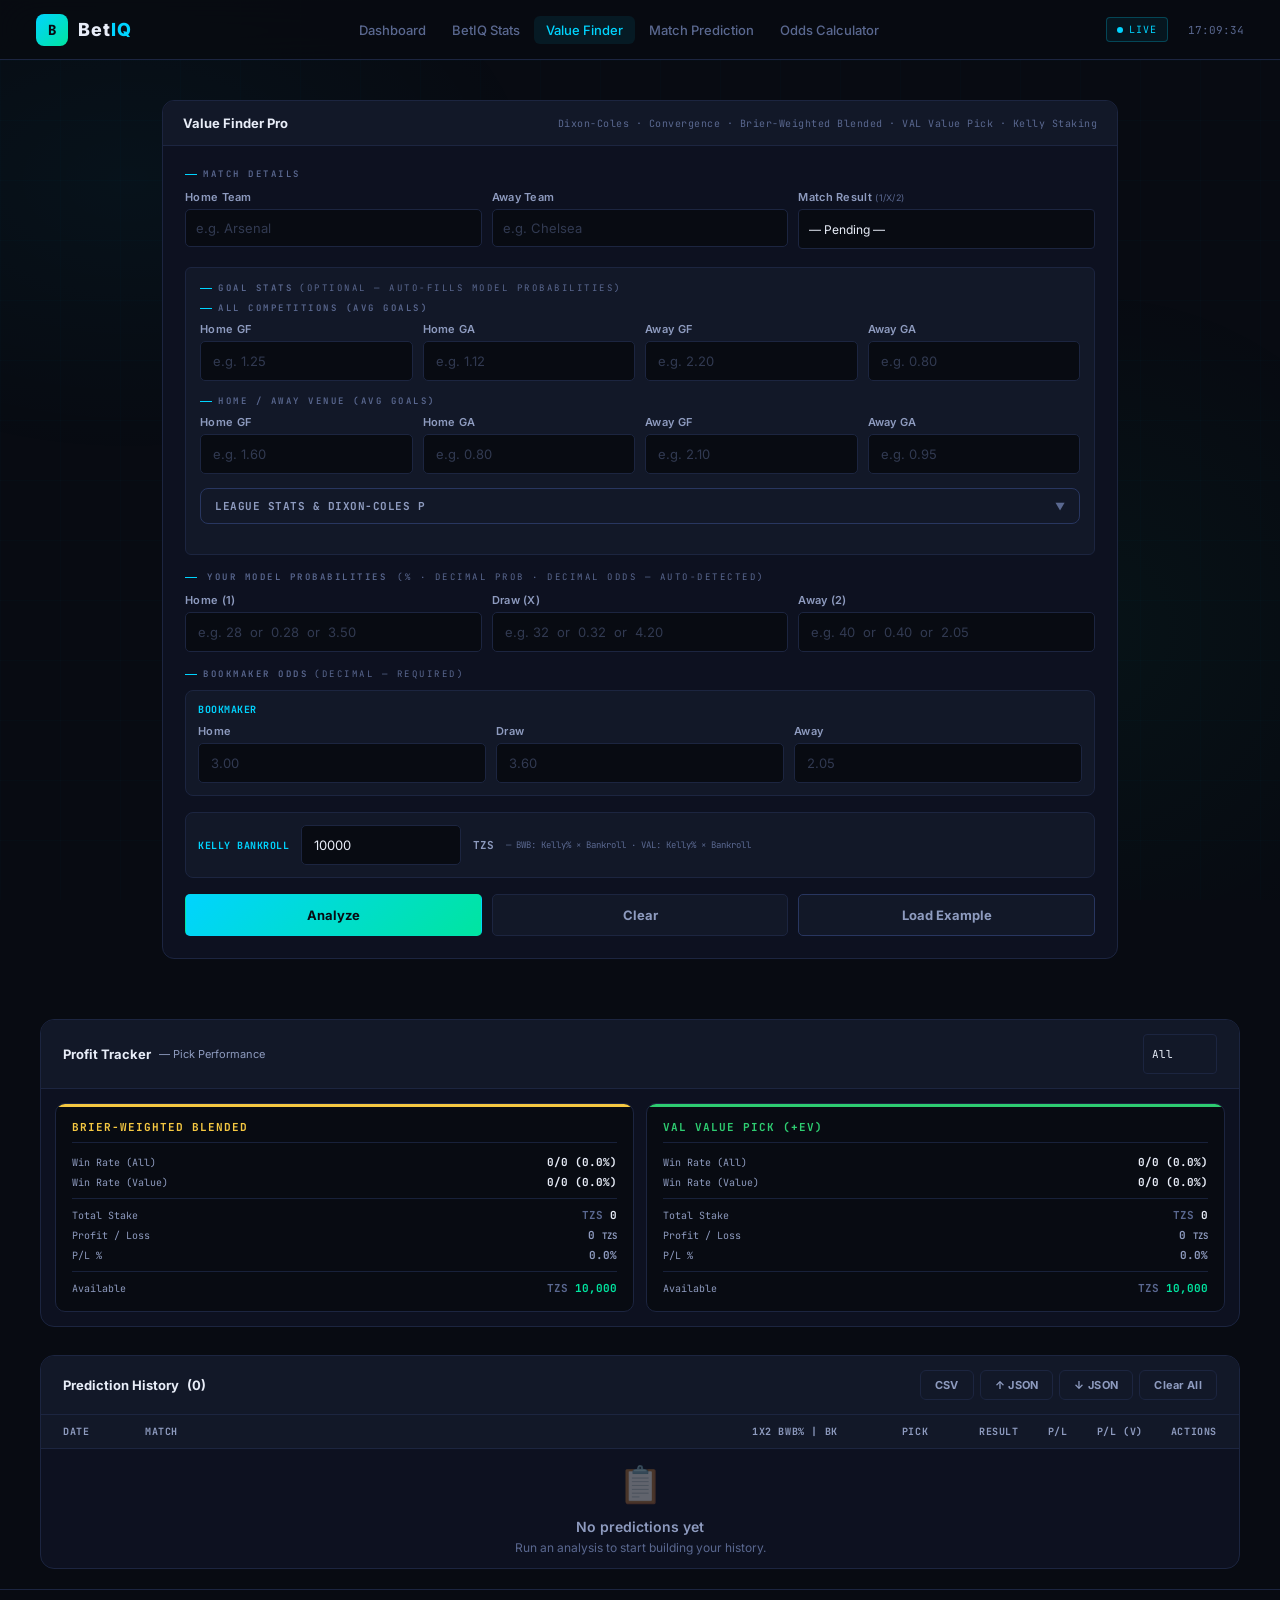
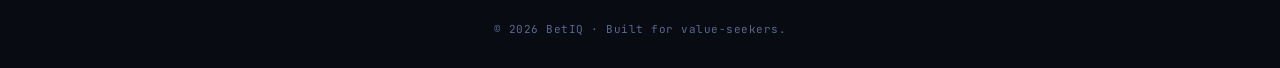
<file: value-finder.html>
﻿<!DOCTYPE html>
<html lang="en">
<head>
<meta charset="UTF-8">
<meta name="viewport" content="width=device-width, initial-scale=1.0">
<title>BetIQ - Value Finder</title>
<link href="https://fonts.googleapis.com/css2?family=Inter:wght@400;500;600;700;800&family=JetBrains+Mono:wght@400;500;600;700&display=swap" rel="stylesheet">
<link rel="stylesheet" href="styles.css">
<style>
.vf-grid{display:grid;grid-template-columns:1fr 1fr 1fr;gap:10px;margin-bottom:16px}
@media(max-width:600px){.vf-grid{grid-template-columns:1fr}}
@media(max-width:700px){.vf-grid3{grid-template-columns:1fr!important}}
.vf-table{width:100%;border-collapse:collapse;font-size:12px;margin:12px 0}
.vf-table th{background:var(--surface2);color:var(--muted);font-family:'JetBrains Mono',monospace;font-size:9px;font-weight:700;letter-spacing:1px;text-transform:uppercase;padding:8px;border-bottom:1px solid var(--border);text-align:center}
.vf-table td{padding:7px 8px;border-bottom:1px solid rgba(28,37,64,0.5);text-align:center;font-family:'JetBrains Mono',monospace;font-size:11px}
.vf-table tr:last-child td{border-bottom:none}
.vf-table td:first-child{text-align:left;font-weight:600;color:var(--muted2);font-family:'Inter',sans-serif}
.pos{color:var(--green)}.neg{color:var(--red)}.neu{color:var(--muted2)}
.vf-note{font-size:10px;color:var(--muted);line-height:1.7;margin-top:10px;padding:8px 12px;background:var(--surface2);border-radius:5px}
.conv-label{font-size:10px;font-weight:700;color:var(--muted);font-family:'JetBrains Mono',monospace;letter-spacing:0.5px;text-transform:uppercase;margin-bottom:4px}

/* ── UNIFIED PICK CARD ── */
.pick-card{background:var(--bg);border:1px solid var(--border);border-radius:10px;padding:18px;margin-bottom:16px;position:relative;overflow:hidden}
.pick-card::before{content:'';position:absolute;top:0;left:0;right:0;height:3px}
.pick-card.elite::before{background:linear-gradient(90deg,var(--green),var(--cyan))}
.pick-card.high::before{background:linear-gradient(90deg,var(--green),var(--draw))}
.pick-card.medium::before{background:linear-gradient(90deg,var(--draw),var(--amber))}
.pick-card.low::before{background:linear-gradient(90deg,var(--muted2),var(--muted))}
.pick-card.none{border-color:var(--muted);border-style:dashed}
.pick-card.none::before{background:var(--muted)}
.picks-row{display:flex;gap:12px;margin-bottom:12px}
.picks-row .pick-card{flex:1;min-width:0;margin-bottom:0}
@media(max-width:600px){.picks-row{flex-direction:column}}
.pick-badge{font-size:28px;font-weight:800;font-family:'JetBrains Mono',monospace}
.pick-row{display:flex;justify-content:space-between;align-items:center;gap:12px;flex-wrap:wrap}
.pick-stat{text-align:center;padding:8px 12px;background:var(--surface2);border:1px solid var(--border);border-radius:6px;flex:1;min-width:60px}
.pick-stat-label{font-size:8px;font-weight:700;color:var(--muted);font-family:'JetBrains Mono',monospace;letter-spacing:1px;text-transform:uppercase;margin-bottom:3px}
.pick-stat-val{font-size:16px;font-weight:800;font-family:'JetBrains Mono',monospace}
.conf-strip{display:flex;gap:4px;margin-top:8px}
.conf-seg{height:6px;border-radius:3px;flex:1;background:var(--surface2)}
.conf-seg.filled{background:var(--green)}
.conf-seg.filled.warn{background:var(--draw)}
.conf-seg.filled.low{background:var(--muted2)}
.pt-row{display:flex;justify-content:space-between;align-items:center}

/* ── SEC TABS ── */
.sec-tabs{margin-top:18px;padding:14px;background:var(--surface1);border:1px solid var(--surface3);border-radius:8px}
.sec-tabs .tabs{margin-bottom:12px}
.sec-tabs .tab-content{display:none;padding:12px;background:var(--bg);border:1px solid var(--border);border-radius:6px}
.sec-tabs .tab-content.active{display:block}

/* ── POISSON ── */
.poisson-grid{display:grid;grid-template-columns:repeat(5,1fr);gap:6px;margin:10px 0}
.poisson-item{background:var(--surface2);border:1px solid var(--border);border-radius:5px;padding:8px;text-align:center}
.poisson-score{font-size:15px;font-weight:700;font-family:'JetBrains Mono',monospace}
.poisson-prob{font-size:10px;color:var(--muted);margin-top:2px;font-family:'JetBrains Mono',monospace}
.poisson-odds{font-size:10px;color:var(--cyan);font-weight:600;font-family:'JetBrains Mono',monospace}

.no-value-msg{padding:20px;text-align:center;color:var(--muted);font-size:11px;font-family:'JetBrains Mono',monospace}
.field input:read-only{opacity:.55;cursor:not-allowed}

/* ── COLLAPSIBLE ── */
.collapsible{border:1px solid var(--border2);border-radius:var(--radius);margin-bottom:16px;overflow:hidden;background:var(--surface2);}
.collapsible-header{display:flex;align-items:center;gap:10px;padding:10px 14px;cursor:pointer;user-select:none;transition:background .15s;}
.collapsible-header:hover{background:var(--surface3);}
.collapsible-title{flex:1;font-size:11px;font-weight:700;color:var(--muted2);font-family:'JetBrains Mono',monospace;letter-spacing:.5px;text-transform:uppercase;}
.collapsible-chevron{font-size:10px;color:var(--muted);transition:transform .2s;}
.collapsible-chevron.open{transform:rotate(180deg);}
.collapsible-body{padding:14px 14px 6px;border-top:1px solid var(--border);}
</style>
</head>
<body>
<div class="app">
  <div id="header"></div>

<div class="app-body">
<main class="main">
  <div class="stack">
    <div class="panel">
      <div class="panel-hd">
        <div class="panel-title">Value Finder Pro</div>
        <div class="panel-sub">Dixon-Coles · Convergence · Brier-Weighted Blended · VAL Value Pick · Kelly Staking</div>
      </div>
      <div class="panel-bd">

        <div class="slabel">Match Details</div>
        <div class="vf-grid3" style="display:grid;grid-template-columns:1fr 1fr 1fr;gap:10px;margin-bottom:18px">
          <div class="field"><label>Home Team</label><input id="homeTeam" type="text" placeholder="e.g. Arsenal"></div>
          <div class="field"><label>Away Team</label><input id="awayTeam" type="text" placeholder="e.g. Chelsea"></div>
          <div class="field">
            <label>Match Result <span style="color:var(--muted);font-weight:400;font-size:9px">(1/X/2)</span></label>
            <select id="matchResult" style="width:100%;background:var(--bg);color:var(--fg);border:1px solid var(--border);border-radius:4px;padding:8px 10px;font:inherit;font-size:12px">
              <option value="">— Pending —</option>
              <option value="1">1 — Home Win</option>
              <option value="X">X — Draw</option>
              <option value="2">2 — Away Win</option>
            </select>
          </div>
        </div>

        <div style="margin-bottom:16px;padding:14px;background:var(--surface2);border:1px solid var(--border);border-radius:6px">
          <div class="slabel" style="margin-bottom:8px">Goal Stats <span style="font-size:9px;font-weight:400;color:var(--muted)">(optional — auto-fills Model Probabilities)</span></div>
          <div class="slabel" style="margin-bottom:8px">All Competitions (Avg Goals)</div>
          <div style="display:grid;grid-template-columns:repeat(4,1fr);gap:10px;margin-bottom:14px">
            <div class="field"><label>Home GF</label><input id="gsHomeGFAll" type="number" step="0.01" min="0" placeholder="e.g. 1.25" oninput="computeModelFromGoals()"></div>
            <div class="field"><label>Home GA</label><input id="gsHomeGAAll" type="number" step="0.01" min="0" placeholder="e.g. 1.12" oninput="computeModelFromGoals()"></div>
            <div class="field"><label>Away GF</label><input id="gsAwayGFAll" type="number" step="0.01" min="0" placeholder="e.g. 2.20" oninput="computeModelFromGoals()"></div>
            <div class="field"><label>Away GA</label><input id="gsAwayGAAll" type="number" step="0.01" min="0" placeholder="e.g. 0.80" oninput="computeModelFromGoals()"></div>
          </div>
          <div class="slabel" style="margin-bottom:8px">Home / Away Venue (Avg Goals)</div>
          <div style="display:grid;grid-template-columns:repeat(4,1fr);gap:10px;margin-bottom:14px">
            <div class="field"><label>Home GF</label><input id="gsHomeGF" type="number" step="0.01" min="0" placeholder="e.g. 1.60" oninput="computeModelFromGoals()"></div>
            <div class="field"><label>Home GA</label><input id="gsHomeGA" type="number" step="0.01" min="0" placeholder="e.g. 0.80" oninput="computeModelFromGoals()"></div>
            <div class="field"><label>Away GF</label><input id="gsAwayGF" type="number" step="0.01" min="0" placeholder="e.g. 2.10" oninput="computeModelFromGoals()"></div>
            <div class="field"><label>Away GA</label><input id="gsAwayGA" type="number" step="0.01" min="0" placeholder="e.g. 0.95" oninput="computeModelFromGoals()"></div>
          </div>
          <div class="collapsible" style="margin-top:8px">
            <div class="collapsible-header" onclick="toggleCollapsible('leagueStatsBody','leagueStatsChevron')">
              <span class="collapsible-title">League Stats &amp; Dixon-Coles ρ</span>
              <span class="collapsible-chevron" id="leagueStatsChevron">▼</span>
            </div>
            <div class="collapsible-body" id="leagueStatsBody" style="display:none">
              <div style="display:grid;grid-template-columns:1fr 1fr;gap:10px">
                <div class="field"><label style="font-size:10px">League Base (avg G/match)</label><input id="gsLeagueBase" type="number" step="0.01" min="0.1" value="1.30" oninput="computeModelFromGoals()"></div>
                <div class="field"><label style="font-size:10px">Dixon-Coles ρ <span style="font-weight:400;color:var(--muted)">(typ. -0.20 to -0.05)</span></label><input id="gsRho" type="number" step="0.01" min="-0.5" max="0.5" value="-0.13" oninput="computeModelFromGoals()"></div>
                <div class="field"><label style="font-size:10px">League Avg Home Goals <span style="font-weight:400;color:var(--muted)">(replaces League Base + Home Adv)</span></label><input id="gsLeagueHG" type="number" step="0.01" min="0.1" placeholder="e.g. 1.55" oninput="computeModelFromGoals()"></div>
                <div class="field"><label style="font-size:10px">League Avg Away Goals <span style="font-weight:400;color:var(--muted)">(replaces League Base + Home Adv)</span></label><input id="gsLeagueAG" type="number" step="0.01" min="0.1" placeholder="e.g. 1.15" oninput="computeModelFromGoals()"></div>
              </div>
            </div>
          </div>
        </div>

        <div class="slabel" style="display:flex;align-items:center;gap:10px;flex-wrap:wrap">
          Your Model Probabilities
          <span style="color:var(--muted);font-weight:400;font-size:9px">(% · decimal prob · decimal odds — auto-detected)</span>
          <span id="modInputMode" style="font-size:9px;font-weight:700;font-family:'JetBrains Mono',monospace;padding:2px 7px;border-radius:3px;display:none"></span>
        </div>
        <div class="vf-grid">
          <div class="field"><label>Home (1)</label><input id="modH" type="number" step="any" min="0" placeholder="e.g. 28  or  0.28  or  3.50" oninput="detectModInputMode()"></div>
          <div class="field"><label>Draw (X)</label><input id="modD" type="number" step="any" min="0" placeholder="e.g. 32  or  0.32  or  4.20" oninput="detectModInputMode()"></div>
          <div class="field"><label>Away (2)</label><input id="modA" type="number" step="any" min="0" placeholder="e.g. 40  or  0.40  or  2.05" oninput="detectModInputMode()"></div>
        </div>

        <div class="slabel">Bookmaker Odds <span style="color:var(--muted);font-weight:400;font-size:9px">(decimal — required)</span></div>
        <div style="background:var(--surface2);border:1px solid var(--border);border-radius:8px;padding:12px;margin-bottom:16px">
          <div style="font-size:10px;font-weight:700;color:var(--cyan);font-family:'JetBrains Mono',monospace;letter-spacing:0.5px;text-transform:uppercase;margin-bottom:8px">Bookmaker</div>
          <div class="vf-grid" style="margin:0">
            <div class="field"><label>Home</label><input id="b1h" type="number" step="0.01" min="1.01" placeholder="3.00"></div>
            <div class="field"><label>Draw</label><input id="b1d" type="number" step="0.01" min="1.01" placeholder="3.60"></div>
            <div class="field"><label>Away</label><input id="b1a" type="number" step="0.01" min="1.01" placeholder="2.05"></div>
          </div>
        </div>

        <div style="background:var(--surface2);border:1px solid var(--border);border-radius:8px;padding:12px;margin-bottom:16px">
          <div style="display:flex;align-items:center;gap:12px;flex-wrap:wrap">
            <div style="font-size:10px;font-weight:700;color:var(--cyan);font-family:'JetBrains Mono',monospace;letter-spacing:0.5px;text-transform:uppercase">Kelly Bankroll</div>
            <div class="field" style="flex:0 0 160px;margin:0">
              <input id="bankroll" type="number" step="100" min="100" value="10000" style="width:100%">
            </div>
            <span style="font-size:11px;font-weight:700;color:var(--muted2);font-family:'JetBrains Mono',monospace">TZS</span>
            <span style="font-size:9px;color:var(--muted);font-family:'JetBrains Mono',monospace">— BWB: Kelly% × Bankroll · VAL: Kelly% × Bankroll</span>
          </div>
        </div>

        <div class="err-box" id="errBox"></div>
        <div class="btn-group">
          <button class="btn btn-primary" onclick="runAnalysis()">Analyze</button>
          <button class="btn btn-secondary" onclick="clearAll()">Clear</button>
          <button class="btn btn-secondary btn-outline" onclick="loadExample()">Load Example</button>
        </div>

        <div id="results" style="display:none;margin-top:28px"></div>

      </div>
    </div>
  </div>
</main>

  <!-- PROFIT TRACKER -->
  <div class="history-wrap">
    <div class="hist-panel">
      <div class="panel-hd" style="display:flex;align-items:center;justify-content:space-between;flex-wrap:wrap;gap:8px">
        <div class="panel-title">Profit Tracker <span style="font-size:11px;color:var(--muted2);font-weight:400">— Pick Performance</span></div>
        <div style="display:flex;align-items:center;gap:8px">
          <select id="ptFilter" onchange="renderProfitTracker()" style="background:var(--surface2);color:var(--fg);border:1px solid var(--border);border-radius:4px;padding:4px 8px;font-size:11px;font-family:'JetBrains Mono',monospace;cursor:pointer">
            <option value="0">All</option>
            <option value="10">Last 10</option>
            <option value="20">Last 20</option>
            <option value="30">Last 30</option>
            <option value="50">Last 50</option>
            <option value="100">Last 100</option>
          </select>
        </div>
      </div>
      <div class="hist-table-wrap">
        <div id="profitTrackerBody" style="padding:14px;min-height:60px">
          <div style="text-align:center;color:var(--muted);font-size:11px;font-family:'JetBrains Mono',monospace;padding:20px">Loading...</div>
        </div>
      </div>
    </div>
  </div>

  <!-- HISTORY -->
  <div class="history-wrap">
    <div class="hist-panel">
      <div class="panel-hd">
        <div class="panel-title">Prediction History <span class="hist-count" id="histCount">(0)</span></div>
        <div style="display:flex;align-items:center;gap:6px">
          <button class="h-btn h-btn-clear" onclick="exportHistory('csv')" title="Export as CSV">CSV</button>
          <button class="h-btn h-btn-clear" onclick="exportHistory('json')" title="Export as JSON">↑ JSON</button>
          <button class="h-btn h-btn-clear" onclick="document.getElementById('importFile').click()" title="Import from JSON">↓ JSON</button>
          <button class="h-btn h-btn-clear" onclick="clearHistory()" title="Clear all history">Clear All</button>
          <input type="file" id="importFile" accept=".json" style="display:none" onchange="importHistory(event)">
        </div>
      </div>
      <div class="hist-table-wrap">
        <table class="htbl">
          <thead>
            <tr>
              <th style="text-align:left;width:90px">Date</th>
              <th style="text-align:left">Match</th>
              <th style="text-align:center;width:140px">1X2 BWB% | BK</th>
              <th style="text-align:center;width:100px">Pick</th>
              <th style="text-align:center;width:50px">Result</th>
              <th style="text-align:center;width:50px">P/L</th>
              <th style="text-align:center;width:50px">P/L (V)</th>
              <th style="text-align:center;width:80px">Actions</th>
            </tr>
          </thead>
          <tbody id="historyBody"></tbody>
        </table>
      </div>
    </div>
  </div>

</div>

  <div id="footer"></div>
</div>

<script src="header.js"></script>
<script src="footer.js"></script>
<script src="back-to-top.js"></script>
<script>
(function(){

function $(id) { return document.getElementById(id); }

// ── MODEL PROBABILITY INPUT AUTO-DETECTION ──
// Supports three formats:
//   Percentages   : values sum ~100  (e.g. 28, 32, 40)
//   Decimal probs : all values ≤ 1   (e.g. 0.28, 0.32, 0.40)
//   Decimal odds  : all values > 1, sum clearly not ~100  (e.g. 3.50, 4.20, 2.05)
function detectModFormat(mh, md, ma) {
  if (isNaN(mh) || isNaN(md) || isNaN(ma)) return 'unknown';
  // All three ≤ 1 → decimal probabilities
  if (mh <= 1 && md <= 1 && ma <= 1) return 'prob';
  // Any value looks like an odds figure (> 1) but sum is far from 100 → odds
  var sum = mh + md + ma;
  if (mh > 1 && md > 1 && ma > 1 && sum < 20) return 'odds';
  // Default: percentages (sum ~100, or mixed inputs normalised by sum)
  return 'pct';
}

function parseModProbs() {
  var mh = parseFloat($('modH').value);
  var md = parseFloat($('modD').value);
  var ma = parseFloat($('modA').value);
  if (isNaN(mh) || isNaN(md) || isNaN(ma)) return null;
  var fmt = detectModFormat(mh, md, ma);
  var pH, pD, pA;
  if (fmt === 'odds') {
    // Convert decimal odds to raw implied probabilities then normalise
    pH = 1 / mh; pD = 1 / md; pA = 1 / ma;
  } else if (fmt === 'prob') {
    pH = mh; pD = md; pA = ma;
  } else {
    // Percentages (or any other case) — normalise by sum
    pH = mh; pD = md; pA = ma;
  }
  var s = pH + pD + pA;
  if (s <= 0) return null;
  return { h: pH / s, d: pD / s, a: pA / s, fmt: fmt };
}

window.detectModInputMode = function() {
  var mh = parseFloat($('modH').value);
  var md = parseFloat($('modD').value);
  var ma = parseFloat($('modA').value);
  var badge = $('modInputMode');
  if (!badge) return;
  if (isNaN(mh) && isNaN(md) && isNaN(ma)) { badge.style.display = 'none'; return; }
  var fmt = detectModFormat(mh, md, ma);
  var labels = { pct: '% mode', prob: 'decimal prob', odds: 'decimal odds', unknown: '' };
  var colors = {
    pct:   { bg: 'rgba(0,229,160,0.12)',  border: 'rgba(0,229,160,0.3)',  color: 'var(--green)' },
    prob:  { bg: 'rgba(0,194,255,0.12)',  border: 'rgba(0,194,255,0.3)',  color: 'var(--cyan)'  },
    odds:  { bg: 'rgba(245,200,66,0.12)', border: 'rgba(245,200,66,0.3)', color: 'var(--draw)'  }
  };
  var c = colors[fmt] || colors.pct;
  badge.textContent = labels[fmt] || '';
  badge.style.display = fmt === 'unknown' ? 'none' : 'inline-block';
  badge.style.background = c.bg;
  badge.style.border = '1px solid ' + c.border;
  badge.style.color = c.color;
};
function fp(p) { return (p * 100).toFixed(1) + '%'; }
function fo(p) { return p > 0 ? (1 / p).toFixed(2) : '-'; }

function poisson(lam, k) {
  if (lam <= 0) return k === 0 ? 1 : 0;
  var logP = -lam + k * Math.log(lam);
  for (var i = 1; i <= k; i++) logP -= Math.log(i);
  return Math.exp(logP);
}

function getRho() {
  try {
    var el = $('gsRho');
    if (!el) return -0.13;
    var v = parseFloat(el.value);
    if (isNaN(v) || v < -0.5 || v > 0.5) return -0.13;
    return v;
  } catch(e) { return -0.13; }
}

function dixonColesProb(lh, la, i, j, rho) {
  var base = poisson(lh, i) * poisson(la, j);
  if (rho === 0) return base;
  // Ensure tau stays non-negative: if rho would make it negative, fall back to base
  if (rho < 0) {
    var maxSafeRho = -1 / Math.max(lh, la, 1);
    if (rho < maxSafeRho) rho = maxSafeRho;
  }
  var tau = 1;
  if (i === 0 && j === 0) tau = 1 - lh * la * rho;
  else if (i === 0 && j === 1) tau = 1 + lh * rho;
  else if (i === 1 && j === 0) tau = 1 + la * rho;
  else if (i === 1 && j === 1) tau = 1 - rho;
  return base * Math.max(0, tau);
}

function setModReadonly(ro) {
  $('modH').readOnly = ro;
  $('modD').readOnly = ro;
  $('modA').readOnly = ro;
}

window.computeModelFromGoals = function() {
  var lb = parseFloat($('gsLeagueBase').value) || 1.30;
  var hGFAll = parseFloat($('gsHomeGFAll').value), hGAAll = parseFloat($('gsHomeGAAll').value);
  var aGFAll = parseFloat($('gsAwayGFAll').value), aGAAll = parseFloat($('gsAwayGAAll').value);
  var hGF = parseFloat($('gsHomeGF').value), hGA = parseFloat($('gsHomeGA').value);
  var aGF = parseFloat($('gsAwayGF').value), aGA = parseFloat($('gsAwayGA').value);
  var hasVenue = !isNaN(hGF) && !isNaN(hGA) && !isNaN(aGF) && !isNaN(aGA);
  var hasAll = !isNaN(hGFAll) && !isNaN(hGAAll) && !isNaN(aGFAll) && !isNaN(aGAAll);
  if (!hasVenue && !hasAll) {
    setModReadonly(false);
    return;
  }
  var leagueHG = parseFloat($('gsLeagueHG').value);
  var leagueAG = parseFloat($('gsLeagueAG').value);
  var hasLeagueGA = !isNaN(leagueHG) && !isNaN(leagueAG) && leagueHG > 0 && leagueAG > 0;
  var homeXG, awayXG;
  var hAtt, hDef, aAtt, aDef;
  if (hasVenue && hasAll) {
    var homeAdvV = 0;  // venue data already embeds home advantage
    if (hasLeagueGA) {
      hAtt = hGF / leagueHG; hDef = hGA / leagueAG; aAtt = aGF / leagueAG; aDef = aGA / leagueHG;
      homeXG = leagueHG * hAtt * aDef;
      awayXG = leagueAG * aAtt * hDef;
    } else {
      hAtt = hGF / lb; hDef = hGA / lb; aAtt = aGF / lb; aDef = aGA / lb;
      homeXG = lb * hAtt * aDef + homeAdvV;
      awayXG = lb * aAtt * hDef;
    }
    var hxAll = (hGFAll + aGAAll) / 2 * 1.08, axAll = (aGFAll + hGAAll) / 2;
    homeXG = homeXG * 0.6 + hxAll * 0.4;
    awayXG = awayXG * 0.6 + axAll * 0.4;
  } else if (hasVenue) {
    var homeAdvV = 0;  // venue data already embeds home advantage
    if (hasLeagueGA) {
      hAtt = hGF / leagueHG; hDef = hGA / leagueAG; aAtt = aGF / leagueAG; aDef = aGA / leagueHG;
      homeXG = leagueHG * hAtt * aDef;
      awayXG = leagueAG * aAtt * hDef;
    } else {
      hAtt = hGF / lb; hDef = hGA / lb; aAtt = aGF / lb; aDef = aGA / lb;
      homeXG = lb * hAtt * aDef + homeAdvV;
      awayXG = lb * aAtt * hDef;
    }
  } else {
    var homeAdvA = 0.15;  // mild boost when only all-competition data
    homeXG = (hGFAll + aGAAll) / 2 * 1.08 + homeAdvA;
    awayXG = (aGFAll + hGAAll) / 2;
  }
  homeXG = Math.max(0.1, Math.min(9, homeXG));
  awayXG = Math.max(0.1, Math.min(9, awayXG));
  var rho = getRho();
  var h = 0, d = 0, a = 0;
  for (var i = 0; i <= 12; i++) {
    for (var j = 0; j <= 12; j++) {
      var p = dixonColesProb(homeXG, awayXG, i, j, rho);
      if (i > j) h += p; else if (i === j) d += p; else a += p;
    }
  }
  var t = h + d + a;
  if (t > 0) {
    $('modH').value = (h / t * 100).toFixed(1);
    $('modD').value = (d / t * 100).toFixed(1);
    $('modA').value = (a / t * 100).toFixed(1);
    setModReadonly(true);
    if (window.detectModInputMode) window.detectModInputMode();
  }
};

function solveXG(pH, pD, pA, rho) {
  rho = rho || 0;
  var best = { lh: 0, la: 0, err: 999, pH: 0, pD: 0, pA: 0 };
  for (var lh = 0.1; lh <= 4.01; lh += 0.05) {
    for (var la = 0.1; la <= 4.01; la += 0.05) {
      var h = 0, d = 0, a = 0;
      for (var i = 0; i <= 12; i++) {
        for (var j = 0; j <= 12; j++) {
          var p = dixonColesProb(lh, la, i, j, rho);
          if (i > j) h += p; else if (i === j) d += p; else a += p;
        }
      }
      var t = h + d + a;
      var err = Math.abs(h/t - pH) + Math.abs(d/t - pD) + Math.abs(a/t - pA);
      if (err < best.err) best = { lh: lh, la: la, err: err, pH: h/t, pD: d/t, pA: a/t };
    }
  }
  return best;
}

function getScorelines(lh, la, n, rho) {
  rho = rho || 0;
  var arr = [];
  for (var i = 0; i <= 10; i++) {
    for (var j = 0; j <= 10; j++) {
      arr.push({ h: i, a: j, p: dixonColesProb(lh, la, i, j, rho) });
    }
  }
  return arr.sort(function(a,b){return b.p-a.p}).slice(0, n || 10);
}

function overUnder(lh, la, line, rho) {
  rho = rho || 0;
  var o = 0, u = 0;
  for (var i = 0; i <= 15; i++) {
    for (var j = 0; j <= 15; j++) {
      var p = dixonColesProb(lh, la, i, j, rho);
      if (i + j > line) o += p; else u += p;
    }
  }
  return { over: o / (o + u), under: u / (o + u) };
}

function bttsProb(lh, la, rho) {
  rho = rho || 0;
  var y = 0;
  for (var i = 1; i <= 15; i++) for (var j = 1; j <= 15; j++) y += dixonColesProb(lh, la, i, j, rho);
  return y;
}

function parseBk(id) {
  var el = $(id);
  if (!el || el.value === '') return null;
  var v = parseFloat(el.value);
  return (!isNaN(v) && v >= 1.01) ? v : null;
}

function parseBkSet(prefix) {
  var h = parseBk(prefix + 'h'), d = parseBk(prefix + 'd'), a = parseBk(prefix + 'a');
  if (h === null || d === null || a === null) return null;
  return { h: h, d: d, a: a };
}

function kellyVal(odds, prob) {
  if (odds <= 1.01 || prob <= 0) return 0;
  return Math.max(0, ((odds - 1) * prob - (1 - prob)) / (odds - 1));
}

function edgePct(modelProb, bookProb) {
  return ((modelProb - bookProb) / bookProb) * 100;
}

function getBankroll() {
  var br = parseFloat($('bankroll').value);
  return (!isNaN(br) && br >= 100) ? br : 10000;
}

function calcStake(kelly, edge) {
  var br = getBankroll();
  if (kelly > 0) return Math.round(br * Math.min(kelly, 0.25));
  if (edge > 0) return Math.round(br * Math.min(edge / 100, 0.05));
  return 0;
}

function calcProbStake(prob) {
  var br = getBankroll();
  if (prob < 0.20) return 0;
  var pct = Math.min(Math.max(0, (prob - 0.20) / 0.50), 1) * 0.08;
  return Math.round(br * pct);
}

// ── BRIER SCORES ──
function computeBrierScores() {
  var h = window._predictionHistory || [];
  var signals = ['market','conv','poisson'];
  var brierSum = {}, count = {};
  signals.forEach(function(s) { brierSum[s] = 0; count[s] = 0; });
  for (var i = 0; i < h.length; i++) {
    var e = h[i];
    if (!e.signal_probs || !e.result || e.result === '') continue;
    var sp = e.signal_probs;
    var oH = e.result === '1' ? 1 : 0, oD = e.result === 'X' ? 1 : 0, oA = e.result === '2' ? 1 : 0;
    signals.forEach(function(s) {
      var p = sp[s];
      if (!p) return;
      var pH = p.h || 0, pD = p.d || 0, pA = p.a || 0;
      brierSum[s] += Math.pow(pH - oH, 2) + Math.pow(pD - oD, 2) + Math.pow(pA - oA, 2);
      count[s]++;
    });
  }
  var result = {};
  signals.forEach(function(s) {
    result[s] = count[s] > 0 ? { brier: brierSum[s] / count[s], count: count[s] } : null;
  });
  return result;
}

// ── BRIER-WEIGHTED ENSEMBLE ──
function computeEnsemble(modH, modD, modA, wH, wD, wA, bpH, bpD, bpA, xgObj) {
  var brierScores = computeBrierScores();
  var signals = [];
  signals.push({ name:'Market (B1)', probs:{h:bpH,d:bpD,a:bpA}, key:'market' });
  signals.push({ name:'Convergence', probs:{h:wH,d:wD,a:wA}, key:'conv' });
  if (xgObj) signals.push({ name:'D-C', probs:{h:xgObj.pH,d:xgObj.pD,a:xgObj.pA}, key:'poisson' });
  var totalWeight = 0;
  signals.forEach(function(s) {
    var bd = brierScores[s.key];
    s.weight = (bd && bd.count >= 1) ? 1 / (bd.brier + 0.01) : 1.0;
    s.brier = bd;
    totalWeight += s.weight;
  });
  var eH = 0, eD = 0, eA = 0;
  signals.forEach(function(s) {
    var w = totalWeight > 0 ? s.weight / totalWeight : 1 / signals.length;
    eH += w * s.probs.h;
    eD += w * s.probs.d;
    eA += w * s.probs.a;
    s.weightPct = (w * 100).toFixed(1) + '%';
  });
  var sum = eH + eD + eA;
  if (sum > 0) { eH /= sum; eD /= sum; eA /= sum; }
  var pick = eH >= eD && eH >= eA ? 'HM' : eD >= eA ? 'DRW' : 'AW';
  var pickLbl = { HM:'Home', DRW:'Draw', AW:'Away' };
  return { probs:{h:eH,d:eD,a:eA}, pick:pick, pickLbl:pickLbl[pick], signals:signals, brierScores:brierScores };
}

// ── MAIN ANALYSIS ──
window.runAnalysis = function(overwriteIdx) {
  var errBox = $('errBox');
  errBox.classList.remove('show');

  var modParsed = parseModProbs();
  if (!modParsed) {
    errBox.textContent = 'Enter model probabilities for Home, Draw, and Away.';
    errBox.classList.add('show'); return;
  }
  var modH = modParsed.h;
  var modD = modParsed.d;
  var modA = modParsed.a;

  var b1 = parseBkSet('b1');
  if (!b1) {
    errBox.textContent = 'Enter at least Bookmaker 1 odds for Home, Draw, and Away.';
    errBox.classList.add('show'); return;
  }

  var iH = 1 / b1.h, iD = 1 / b1.d, iA = 1 / b1.a;
  var iSum = iH + iD + iA;
  var margin = (iSum - 1) * 100;
  var bpH = iH / iSum, bpD = iD / iSum, bpA = iA / iSum;

  // Convergence — signal probs = simple midpoint of model and no-vig book, normalised
  var dH = bpH - modH, dD = bpD - modD, dA = bpA - modA;
  var aH = Math.abs(dH), aD = Math.abs(dD), aA = Math.abs(dA), aSum = aH + aD + aA;
  var mH = (modH + bpH) / 2, mD = (modD + bpD) / 2, mA = (modA + bpA) / 2;
  var mSum = mH + mD + mA;
  var convH = mSum > 0 ? mH / mSum : 1 / 3;
  var convD = mSum > 0 ? mD / mSum : 1 / 3;
  var convA = mSum > 0 ? mA / mSum : 1 / 3;

  var convScore = Math.round((1 - aSum / 2) * 100);
  convScore = Math.max(0, Math.min(100, convScore));

  // Dixon-Coles
  var rhoVal = getRho();
  var xg = solveXG(modH, modD, modA, rhoVal);
  var hasPoisson = xg.err < 0.05;

  // Ensemble
  var ensemble = computeEnsemble(modH, modD, modA, convH, convD, convA, bpH, bpD, bpA, hasPoisson ? xg : null);

  // BWB pick (highest blended probability — replaces Unified Pick)
  var bP = ensemble.probs;
  var pick = { side: bP.h >= bP.d && bP.h >= bP.a ? 'h' : bP.d >= bP.a ? 'd' : 'a' };

  // RENDER
  var html = '<div class="panel anim"><div class="panel-hd"><div class="panel-title">Analysis Results</div></div><div class="panel-bd">';

  // ── TOP PICKS ──
  html += '<div style="background:var(--surface1);border:1px solid var(--surface3);border-radius:8px;padding:14px;margin-bottom:16px">';
  html += '<div class="conv-label" style="margin-bottom:12px">Top Picks</div>';
  html += '<div style="display:flex;flex-direction:column"><div class="picks-row">';
  var sigNames = ['Market','Conv','D-C'];

  // ── Card 1: BRIER-WEIGHTED BLENDED ──
  var bwbSide = bP.h >= bP.d && bP.h >= bP.a ? 'h' : bP.d >= bP.a ? 'd' : 'a';
  var bwbLabel = bwbSide === 'h' ? '1' : bwbSide === 'd' ? 'X' : '2';
  var bwbProb = bwbSide === 'h' ? bP.h : bwbSide === 'd' ? bP.d : bP.a;
  var bwbOdds = bwbSide === 'h' ? b1.h : bwbSide === 'd' ? b1.d : b1.a;
  var bwbEV = bwbProb * bwbOdds - 1;
  var bwbKelly = kellyVal(bwbOdds, bwbProb);
  var nvB = 1/b1.h + 1/b1.d + 1/b1.a;
  var bwbBP = bwbSide === 'h' ? (1/b1.h)/nvB : bwbSide === 'd' ? (1/b1.d)/nvB : (1/b1.a)/nvB;
  var bwbEdge = edgePct(bwbProb, bwbBP);
  var bwbActionable = bwbProb >= 0.20;

  // BWB agreement: signals agreeing with the highest-prob side
  var bwbAgree = 0;
  for (var bsi = 0; bsi < ensemble.signals.length; bsi++) {
    var bsp = ensemble.signals[bsi].probs;
    var bss = bsp.h > bsp.d && bsp.h > bsp.a ? 'h' : bsp.d > bsp.a ? 'd' : 'a';
    if (bss === bwbSide) bwbAgree++;
  }
  var bwbAgreement = ensemble.signals.length > 0 ? bwbAgree / ensemble.signals.length : 0;

  var bwbScore = 0;
  if (bwbActionable) {
    var es = bwbEV > 0 ? Math.min(35, bwbEV * 175) : Math.max(0, 35 + bwbEV * 175);
    bwbScore += es;
    bwbScore += Math.min(10, Math.max(0, bwbEdge * 1.0));
    bwbScore += Math.min(15, Math.max(0, bwbKelly * 100));
    bwbScore += Math.min(20, convScore * 0.3);
    bwbScore += bwbAgreement * 20;
  }
  bwbScore = Math.min(100, Math.round(bwbScore));

  var bwbTier = 'none', bwbTierLabel = 'No Value', bwbTierDesc = 'Does not meet minimum thresholds';
  if (bwbScore >= 80) { bwbTier = 'elite'; bwbTierLabel = 'ELITE'; bwbTierDesc = 'Highest prob with strong convergence.'; }
  else if (bwbScore >= 60) { bwbTier = 'high'; bwbTierLabel = 'HIGH'; bwbTierDesc = 'High prob pick with solid metrics.'; }
  else if (bwbScore >= 40) { bwbTier = 'medium'; bwbTierLabel = 'MEDIUM'; bwbTierDesc = 'Medium confidence. Decent probability.'; }
  else if (bwbScore >= 20) { bwbTier = 'low'; bwbTierLabel = 'LOW'; bwbTierDesc = 'Low confidence. Marginal probability.'; }

  var bwbColor = 'var(--amber)';
  var bwbBg = 'rgba(255,167,38,0.06)';
  var bwbBorder = 'rgba(255,167,38,0.2)';
  var bwbBadgeBg = 'rgba(255,167,38,0.12)';
  var bwbBadgeBorder = 'rgba(255,167,38,0.35)';

  if (bwbActionable) {
    html += '<div class="pick-card ' + bwbTier + '" style="background:' + bwbBg + ';border-color:' + bwbBorder + '">';
    html += '<div style="display:flex;justify-content:space-between;align-items:flex-start;margin-bottom:12px">';
    html += '<div><div style="display:flex;align-items:center;gap:6px;margin-bottom:4px"><span style="display:inline-flex;align-items:center;gap:4px;padding:1px 6px;border-radius:3px;font-size:7px;font-weight:700;font-family:\'JetBrains Mono\',monospace;letter-spacing:0.8px;text-transform:uppercase;background:' + bwbBadgeBg + ';color:' + bwbColor + ';border:1px solid ' + bwbBadgeBorder + '">BWB</span><span style="font-size:7px;font-weight:700;color:var(--muted);font-family:\'JetBrains Mono\',monospace;letter-spacing:1px;text-transform:uppercase">Brier-Weighted</span></div><span class="pick-badge" style="color:' + bwbColor + '">' + bwbLabel + '</span>';
    html += '<span style="font-size:12px;color:var(--muted2);margin-left:8px;font-family:\'JetBrains Mono\',monospace">@ ' + bwbOdds.toFixed(2) + '</span></div>';
    html += '<span style="display:inline-flex;align-items:center;gap:5px;padding:3px 10px;border-radius:4px;font-size:10px;font-weight:700;font-family:\'JetBrains Mono\',monospace;background:' + (bwbTier === 'elite' ? 'rgba(0,229,160,0.12)' : bwbTier === 'high' ? 'rgba(0,229,160,0.08)' : bwbTier === 'medium' ? 'rgba(245,200,66,0.1)' : 'rgba(107,116,148,0.1)') + ';color:' + (bwbTier === 'elite' || bwbTier === 'high' ? 'var(--green)' : bwbTier === 'medium' ? 'var(--draw)' : 'var(--muted2)') + ';border:1px solid ' + (bwbTier === 'elite' || bwbTier === 'high' ? 'rgba(0,229,160,0.25)' : bwbTier === 'medium' ? 'rgba(245,200,66,0.25)' : 'rgba(107,116,148,0.25)') + '">' + bwbTierLabel + '</span>';
    html += '</div>';

    html += '<div class="pick-row" style="margin-bottom:10px">';
    html += '<div class="pick-stat"><div class="pick-stat-label">Blended %</div><div class="pick-stat-val" style="color:var(--fg)">' + fp(bwbProb) + '</div></div>';
    html += '<div class="pick-stat"><div class="pick-stat-label">EV%</div><div class="pick-stat-val" style="color:' + (bwbEV > 0.1 ? 'var(--green)' : 'var(--draw)') + '">' + (bwbEV > 0 ? '+' : '') + (bwbEV * 100).toFixed(1) + '%</div></div>';
    html += '<div class="pick-stat"><div class="pick-stat-label">Edge%</div><div class="pick-stat-val" style="color:' + (bwbEdge > 5 ? 'var(--green)' : 'var(--draw)') + '">' + (bwbEdge > 0 ? '+' : '') + bwbEdge.toFixed(1) + '%</div></div>';
    html += '<div class="pick-stat"><div class="pick-stat-label">Kelly%</div><div class="pick-stat-val" style="color:' + bwbColor + '">' + (bwbKelly * 100).toFixed(1) + '%</div></div>';
    html += '<div class="pick-stat"><div class="pick-stat-label">Stake</div><div class="pick-stat-val" style="color:' + bwbColor + '">' + calcStake(bwbKelly, bwbEdge) + ' TZS</div></div>';
    html += '</div>';

    html += '<div style="display:flex;align-items:center;gap:8px;margin-bottom:6px">';
    html += '<span style="font-size:9px;font-weight:700;color:var(--muted);font-family:\'JetBrains Mono\',monospace;letter-spacing:0.5px;text-transform:uppercase">Signal Agreement:</span>';
    for (var bsi2 = 0; bsi2 < ensemble.signals.length; bsi2++) {
      var bsp2 = ensemble.signals[bsi2].probs;
      var bss2 = bsp2.h > bsp2.d && bsp2.h > bsp2.a ? 'h' : bsp2.d > bsp2.a ? 'd' : 'a';
      var bagrees = bss2 === bwbSide;
      html += '<span style="display:inline-flex;align-items:center;gap:4px;padding:2px 8px;border-radius:3px;font-size:9px;font-weight:600;font-family:\'JetBrains Mono\',monospace;background:' + (bagrees ? 'rgba(0,229,160,0.08)' : 'rgba(107,116,148,0.06)') + ';color:' + (bagrees ? 'var(--green)' : 'var(--muted)') + '">' + sigNames[bsi2] + (bagrees ? ' ✓' : ' ✗') + '</span>';
    }
    var bwbFairOdds = bwbProb > 0 ? (1 / bwbProb).toFixed(2) : '-';
    html += '<span style="font-size:9px;color:var(--muted);font-family:\'JetBrains Mono\',monospace;margin-left:auto">Fair: <strong style="color:' + bwbColor + '">' + bwbFairOdds + '</strong></span>';
    html += '</div>';

    html += '<div class="conf-strip">';
    for (var bci = 0; bci < 10; bci++) {
      var bwbSeg = '';
      if (bci < Math.round(bwbScore / 10)) {
        bwbSeg = 'filled';
        if (bwbScore < 40) bwbSeg += ' low';
        else if (bwbScore < 60) bwbSeg += ' warn';
      }
      html += '<div class="conf-seg ' + bwbSeg + '"></div>';
    }
    html += '</div>';
    html += '<div style="display:flex;justify-content:space-between;margin-top:3px"><span style="font-size:9px;color:var(--muted);font-family:\'JetBrains Mono\',monospace">' + bwbTierDesc + '</span><span style="font-size:9px;font-weight:700;color:var(--muted2);font-family:\'JetBrains Mono\',monospace">Confidence: ' + bwbScore + '/100</span></div>';
    html += '</div>';
  } else {
    html += '<div class="pick-card none">';
    html += '<div style="display:flex;flex-direction:column;align-items:center;gap:8px;padding:10px">';
    html += '<div style="display:flex;align-items:center;gap:6px;margin-bottom:2px"><span style="display:inline-flex;align-items:center;gap:4px;padding:1px 6px;border-radius:3px;font-size:7px;font-weight:700;font-family:\'JetBrains Mono\',monospace;letter-spacing:0.8px;text-transform:uppercase;background:rgba(255,167,38,0.1);color:var(--amber);border:1px solid rgba(255,167,38,0.25)">BWB</span><span style="font-size:7px;font-weight:700;color:var(--muted);font-family:\'JetBrains Mono\',monospace;letter-spacing:1px;text-transform:uppercase">Brier-Weighted</span></div>';
    html += '<span style="font-size:13px;color:var(--muted2);font-weight:700;font-family:\'JetBrains Mono\',monospace">⚠ No Value</span>';
    html += '<span style="font-size:10px;color:var(--muted);font-family:\'JetBrains Mono\',monospace">Blended probability too low for a confident pick.</span>';
    html += '<div style="display:flex;gap:16px;margin-top:4px;font-size:10px;font-family:\'JetBrains Mono\',monospace;color:var(--muted2)">';
    html += '<span>Best: <strong style="color:' + bwbColor + '">' + bwbLabel + ' @ ' + bwbOdds.toFixed(2) + '</strong></span>';
    html += '<span>Blended Prob: <strong>' + fp(bwbProb) + '</strong></span>';
    html += '<span>EV: <strong style="color:' + (bwbEV > 0 ? 'var(--green)' : 'var(--muted)') + '">' + (bwbEV > 0 ? '+' : '') + (bwbEV * 100).toFixed(1) + '%</strong></span>';
    html += '<span>Kelly: <strong>' + (bwbKelly * 100).toFixed(1) + '%</strong></span>';
    html += '</div>';
    html += '<div style="margin-top:4px;font-size:9px;color:var(--muted);font-family:\'JetBrains Mono\',monospace">Requires Prob ≥ 20% — Picks highest blended probability</div>';
    html += '</div></div>';
  }

  // ── Card 2: VAL VALUE PICK (+EV) ──
  var valSidesInfo = [
    { side:'h', label:'1', prob:ensemble.probs.h, odds:b1.h, bp:bpH },
    { side:'d', label:'X', prob:ensemble.probs.d, odds:b1.d, bp:bpD },
    { side:'a', label:'2', prob:ensemble.probs.a, odds:b1.a, bp:bpA }
  ];
  var valBest = null;
  for (var vi = 0; vi < valSidesInfo.length; vi++) {
    var vs = valSidesInfo[vi];
    vs.ev = vs.prob * vs.odds - 1;
    vs.edge = edgePct(vs.prob, vs.bp);
    vs.kelly = kellyVal(vs.odds, vs.prob);
    if (vs.ev > 0 && (!valBest || vs.ev > valBest.ev)) valBest = vs;
  }
  var valSide = valBest ? valBest.side : '';
  var valLabel = valBest ? valBest.label : '';
  var valProb = valBest ? valBest.prob : 0;
  var valOdds = valBest ? valBest.odds : 0;
  var valEV = valBest ? valBest.ev : 0;
  var valEdge = valBest ? valBest.edge : 0;
  var valKelly = valBest ? valBest.kelly : 0;
  var valActionable = valBest !== null;

  var valScore = 0;
  if (valActionable) {
    valScore += Math.min(40, Math.max(0, valEV * 200));
    valScore += Math.min(30, Math.max(0, valEdge * 0.8));
    valScore += Math.min(30, Math.max(0, valKelly * 100));
  }
  valScore = Math.min(100, Math.round(valScore));

  var valColor = '#2ecc71';
  var valBg = 'rgba(46,204,113,0.06)';
  var valBorder = 'rgba(46,204,113,0.2)';
  var valBadgeBg = 'rgba(46,204,113,0.12)';
  var valBadgeBorder = 'rgba(46,204,113,0.35)';

  var valTier = 'none', valTierLabel = 'No Value', valTierDesc = 'No side with positive expected value.';
  if (valScore >= 80) { valTier = 'elite'; valTierLabel = 'ELITE'; valTierDesc = 'Strong +EV opportunity. Highest confidence.'; }
  else if (valScore >= 60) { valTier = 'high'; valTierLabel = 'HIGH'; valTierDesc = 'Good +EV opportunity with solid value.'; }
  else if (valScore >= 40) { valTier = 'medium'; valTierLabel = 'MEDIUM'; valTierDesc = 'Moderate +EV opportunity.'; }
  else if (valScore >= 20) { valTier = 'low'; valTierLabel = 'LOW'; valTierDesc = 'Marginal +EV opportunity.'; }

  var valStake = valActionable ? calcStake(valKelly, valEdge) : 0;

  if (valActionable) {
    html += '<div class="pick-card ' + valTier + '" style="background:' + valBg + ';border-color:' + valBorder + '">';
    html += '<div style="display:flex;justify-content:space-between;align-items:flex-start;margin-bottom:12px">';
    html += '<div><div style="display:flex;align-items:center;gap:6px;margin-bottom:4px"><span style="display:inline-flex;align-items:center;gap:4px;padding:1px 6px;border-radius:3px;font-size:7px;font-weight:700;font-family:\'JetBrains Mono\',monospace;letter-spacing:0.8px;text-transform:uppercase;background:' + valBadgeBg + ';color:' + valColor + ';border:1px solid ' + valBadgeBorder + '">VAL</span><span style="font-size:7px;font-weight:700;color:var(--muted);font-family:\'JetBrains Mono\',monospace;letter-spacing:1px;text-transform:uppercase">Value Pick</span></div><span class="pick-badge" style="color:' + valColor + '">' + valLabel + '</span>';
    html += '<span style="font-size:12px;color:var(--muted2);margin-left:8px;font-family:\'JetBrains Mono\',monospace">@ ' + valOdds.toFixed(2) + '</span></div>';
    html += '<span style="display:inline-flex;align-items:center;gap:5px;padding:3px 10px;border-radius:4px;font-size:10px;font-weight:700;font-family:\'JetBrains Mono\',monospace;background:' + (valTier === 'elite' ? 'rgba(0,229,160,0.12)' : valTier === 'high' ? 'rgba(0,229,160,0.08)' : valTier === 'medium' ? 'rgba(245,200,66,0.1)' : 'rgba(107,116,148,0.1)') + ';color:' + (valTier === 'elite' || valTier === 'high' ? 'var(--green)' : valTier === 'medium' ? 'var(--draw)' : 'var(--muted2)') + ';border:1px solid ' + (valTier === 'elite' || valTier === 'high' ? 'rgba(0,229,160,0.25)' : valTier === 'medium' ? 'rgba(245,200,66,0.25)' : 'rgba(107,116,148,0.25)') + '">' + valTierLabel + '</span>';
    html += '</div>';

    html += '<div class="pick-row" style="margin-bottom:10px">';
    html += '<div class="pick-stat"><div class="pick-stat-label">Blended %</div><div class="pick-stat-val" style="color:var(--fg)">' + fp(valProb) + '</div></div>';
    html += '<div class="pick-stat"><div class="pick-stat-label">EV%</div><div class="pick-stat-val" style="color:' + (valEV > 0.1 ? 'var(--green)' : 'var(--draw)') + '">' + (valEV > 0 ? '+' : '') + (valEV * 100).toFixed(1) + '%</div></div>';
    html += '<div class="pick-stat"><div class="pick-stat-label">Edge%</div><div class="pick-stat-val" style="color:' + (valEdge > 5 ? 'var(--green)' : 'var(--draw)') + '">' + (valEdge > 0 ? '+' : '') + valEdge.toFixed(1) + '%</div></div>';
    html += '<div class="pick-stat"><div class="pick-stat-label">Stake</div><div class="pick-stat-val" style="color:' + valColor + '">' + valStake + ' TZS</div></div>';
    html += '</div>';

    html += '<div style="display:flex;align-items:center;gap:8px;margin-bottom:6px">';
    html += '<span style="font-size:9px;font-weight:700;color:var(--muted);font-family:\'JetBrains Mono\',monospace;letter-spacing:0.5px;text-transform:uppercase">Signal Agreement:</span>';
    for (var valsi = 0; valsi < ensemble.signals.length; valsi++) {
      var valsp = ensemble.signals[valsi].probs;
      var valss = valsp.h > valsp.d && valsp.h > valsp.a ? 'h' : valsp.d > valsp.a ? 'd' : 'a';
      var valagrees = valss === valSide;
      html += '<span style="display:inline-flex;align-items:center;gap:4px;padding:2px 8px;border-radius:3px;font-size:9px;font-weight:600;font-family:\'JetBrains Mono\',monospace;background:' + (valagrees ? 'rgba(46,204,113,0.08)' : 'rgba(107,116,148,0.06)') + ';color:' + (valagrees ? valColor : 'var(--muted)') + '">' + sigNames[valsi] + (valagrees ? ' ✓' : ' ✗') + '</span>';
    }
    html += '</div>';

    html += '<div class="conf-strip">';
    for (var valci = 0; valci < 10; valci++) {
      var valSeg = '';
      if (valci < Math.round(valScore / 10)) {
        valSeg = 'filled';
        if (valScore < 40) valSeg += ' low';
        else if (valScore < 60) valSeg += ' warn';
      }
      html += '<div class="conf-seg ' + valSeg + '"></div>';
    }
    html += '</div>';
    html += '<div style="display:flex;justify-content:space-between;margin-top:3px"><span style="font-size:9px;color:var(--muted);font-family:\'JetBrains Mono\',monospace">' + valTierDesc + '</span><span style="font-size:9px;font-weight:700;color:var(--muted2);font-family:\'JetBrains Mono\',monospace">Confidence: ' + valScore + '/100</span></div>';
    html += '</div>';
  } else {
    html += '<div class="pick-card none" style="background:' + valBg + ';border-color:' + valBorder + '">';
    html += '<div style="display:flex;flex-direction:column;align-items:center;gap:8px;padding:10px">';
    html += '<div style="display:flex;align-items:center;gap:6px;margin-bottom:2px"><span style="display:inline-flex;align-items:center;gap:4px;padding:1px 6px;border-radius:3px;font-size:7px;font-weight:700;font-family:\'JetBrains Mono\',monospace;letter-spacing:0.8px;text-transform:uppercase;background:' + valBadgeBg + ';color:' + valColor + ';border:1px solid ' + valBadgeBorder + '">VAL</span><span style="font-size:7px;font-weight:700;color:var(--muted);font-family:\'JetBrains Mono\',monospace;letter-spacing:1px;text-transform:uppercase">Value Pick</span></div>';
    html += '<span style="font-size:13px;color:var(--muted2);font-weight:700;font-family:\'JetBrains Mono\',monospace">⚠ No Value</span>';
    html += '<span style="font-size:10px;color:var(--muted);font-family:\'JetBrains Mono\',monospace">No side has positive expected value (EV &le; 0).</span>';
    html += '<div style="display:flex;gap:16px;margin-top:4px;font-size:10px;font-family:\'JetBrains Mono\',monospace;color:var(--muted2)">';
    html += '<span>Best EV: <strong style="color:' + (valEV > 0 ? 'var(--green)' : 'var(--muted)') + '">' + (valEV > 0 ? '+' : '') + (valEV * 100).toFixed(1) + '%</strong></span>';
    html += '<span>Model Prob: <strong>' + fp(valProb) + '</strong></span>';
    html += '</div>';
    html += '<div style="margin-top:4px;font-size:9px;color:var(--muted);font-family:\'JetBrains Mono\',monospace">Searches all 3 sides for the highest +EV — stakes via Kelly</div>';
    html += '</div></div>';
  }
  html += '</div>'; // end picks-row

  html += '</div>'; // end flex container
  html += '</div>'; // end top-picks container

  // ── DETAILED TABLES ──
  html += '<div style="background:var(--surface1);border:1px solid var(--surface3);border-radius:8px;padding:14px;margin-bottom:16px">';
  html += '<div class="conv-label" style="margin-bottom:12px">Match Details</div>';

  // ── CORE OUTCOME TABLE ──
  var marginClr = margin > 5 ? 'var(--red)' : margin > 3 ? 'var(--draw)' : 'var(--green)';
  html += '<div style="display:flex;gap:16px;margin-bottom:12px;padding:6px 12px;background:var(--surface2);border-radius:5px;font-size:10px;font-family:\'JetBrains Mono\',monospace">';
  html += '<span>Book Margin: <strong style="color:' + marginClr + '">' + margin.toFixed(1) + '%</strong></span>';
  html += '<span>Convergence: <strong style="color:' + (convScore >= 70 ? 'var(--green)' : convScore >= 40 ? 'var(--draw)' : 'var(--red)') + '">' + convScore + '/100</strong></span>';
  html += '</div>';

  html += '<table class="vf-table"><thead><tr><th>Outcome</th><th>Blended %</th><th>Model %</th><th>BK %</th><th>BK Odds</th><th>Fair Odds</th><th>EV%</th><th>Edge%</th><th>Kelly%</th></tr></thead><tbody>';
  var outcomes = [
    { side:'h', label:'Home', color:'var(--green)', mp:modH, bp:bpH, odds:b1.h },
    { side:'d', label:'Draw', color:'var(--draw)', mp:modD, bp:bpD, odds:b1.d },
    { side:'a', label:'Away', color:'var(--red)',  mp:modA, bp:bpA, odds:b1.a }
  ];
  outcomes.forEach(function(v) {
    var bP = ensemble.probs[v.side];
    var bOdds = bP > 0 ? 1 / bP : 0;
    var bEv = bP * v.odds - 1;
    var bEdge = edgePct(bP, v.bp);
    var bKelly = kellyVal(v.odds, bP);
    var bEc = bEdge > 0 ? 'pos' : bEdge > -5 ? 'neu' : 'neg';
    var isPick = v.side === pick.side;
    html += '<tr' + (isPick ? ' style="background:' + (v.side === 'h' ? 'rgba(0,229,160,0.04)' : v.side === 'd' ? 'rgba(245,200,66,0.04)' : 'rgba(255,77,109,0.04)') + '"' : '') + '>';
    html += '<td style="text-align:left;font-weight:700;color:' + v.color + '">' + (isPick ? '★ ' : '') + v.label + '</td>';
    html += '<td><strong>' + fp(bP) + '</strong></td>';
    html += '<td>' + fp(v.mp) + '</td><td>' + fp(v.bp) + '</td>';
    html += '<td style="font-weight:600">' + v.odds.toFixed(2) + '</td>';
    html += '<td style="color:var(--cyan);font-weight:600">' + bOdds.toFixed(2) + '</td>';
    html += '<td class="' + (bEv > 0.05 ? 'pos' : bEv > 0 ? 'pos' : bEv > -0.05 ? 'neu' : 'neg') + '"><strong>' + (bEv > 0 ? '+' : '') + (bEv * 100).toFixed(1) + '%</strong></td>';
    html += '<td class="' + bEc + '">' + (bEdge > 0 ? '+' : '') + bEdge.toFixed(2) + '%</td>';
    html += '<td>' + (bKelly > 0 ? (bKelly * 100).toFixed(2) + '%' : '-') + '</td></tr>';
  });
  html += '</tbody></table>';


  html += '</div>'; // end detailed-tables container

  // ── TABS ──
  html += '<div class="sec-tabs">';
  html += '<div class="tabs">';
  html += '<button class="tab-btn active" data-tab="secPoisson">Dixon-Coles Markets</button>';
  html += '<button class="tab-btn" data-tab="secConv">Convergence</button>';
  html += '<button class="tab-btn" data-tab="secSignals">Signal History</button>';
  html += '</div>';

  // Tab 1: Dixon-Coles
  html += '<div id="secPoisson" class="tab-content active">';
  html += '<div class="conv-label" style="margin-bottom:10px">Dixon-Coles Markets <span style="font-weight:400;color:var(--muted);font-size:9px">(ρ=' + rhoVal.toFixed(2) + ')</span></div>';
  if (hasPoisson) {
    var scores = getScorelines(xg.lh, xg.la, 10, rhoVal);
    var ouLines = [0.5, 1.5, 2.5, 3.5, 4.5, 5.5];
    var btts = bttsProb(xg.lh, xg.la, rhoVal);
    html += '<div style="display:flex;gap:16px;flex-wrap:wrap;margin-bottom:10px;font-family:\'JetBrains Mono\',monospace;font-size:11px">';
    html += '<span>Home xG: <strong style="color:var(--cyan)">' + xg.lh.toFixed(2) + '</strong></span>';
    html += '<span>Away xG: <strong style="color:var(--cyan)">' + xg.la.toFixed(2) + '</strong></span>';
    html += '<span>Total xG: <strong>' + (xg.lh + xg.la).toFixed(2) + '</strong></span>';
    html += '<span>Fit: <strong>' + fp(xg.pH) + ' / ' + fp(xg.pD) + ' / ' + fp(xg.pA) + '</strong></span>';
    html += '<span>Error: <strong style="color:' + (xg.err < 0.01 ? 'var(--green)' : 'var(--draw)') + '">' + (xg.err * 100).toFixed(2) + '%</strong></span>';
    html += '</div>';
    html += '<div class="conv-label" style="margin-bottom:6px">Top Scorelines</div>';
    html += '<div class="poisson-grid">';
    scores.slice(0, 5).forEach(function(s) {
      var c = s.h > s.a ? 'var(--green)' : s.h === s.a ? 'var(--draw)' : 'var(--red)';
      html += '<div class="poisson-item"><div class="poisson-score" style="color:' + c + '">' + s.h + '-' + s.a + '</div>';
      html += '<div class="poisson-prob">' + fp(s.p) + '</div><div class="poisson-odds">' + fo(s.p) + '</div></div>';
    });
    html += '</div>';
    html += '<div class="conv-label" style="margin-top:14px;margin-bottom:6px">Over / Under</div>';
    html += '<table class="vf-table"><thead><tr><th>Line</th><th>Over %</th><th>Under %</th><th>Fair O</th><th>Fair U</th></tr></thead><tbody>';
    ouLines.forEach(function(ol) {
      var r = overUnder(xg.lh, xg.la, ol, rhoVal);
      html += '<tr><td style="font-weight:700">' + (ol % 1 === 0 ? ol + '.0' : ol) + '</td>';
      html += '<td>' + fp(r.over) + '</td><td>' + fp(r.under) + '</td>';
      html += '<td style="color:var(--cyan)">' + fo(r.over) + '</td><td style="color:var(--cyan)">' + fo(r.under) + '</td></tr>';
    });
    html += '</tbody></table>';
    html += '<div style="display:flex;gap:16px;flex-wrap:wrap;margin-top:8px;padding:8px 12px;background:var(--surface2);border-radius:5px;font-family:\'JetBrains Mono\',monospace;font-size:11px">';
    html += '<span>BTTS Yes: <strong style="color:var(--draw)">' + fp(btts) + '</strong> (Fair: ' + fo(btts) + ')</span>';
    html += '<span>BTTS No: <strong>' + fp(1 - btts) + '</strong> (Fair: ' + fo(1 - btts) + ')</span>';
    html += '</div>';
  } else {
    html += '<div class="no-value-msg">Dixon-Coles model not available. Fit error exceeds 5%.</div>';
  }
  html += '</div>';

  // Tab 2: Convergence
  html += '<div id="secConv" class="tab-content">';
  html += '<div class="conv-label" style="margin-bottom:10px">Convergence Analysis</div>';
  html += '<div class="conv-label" style="margin-bottom:8px">Model vs Market Delta</div>';
  html += '<table class="vf-table"><thead><tr><th>Outcome</th><th>Model %</th><th>Book (no-vig) %</th><th>Delta</th><th>Convergence Weight</th></tr></thead><tbody>';
  var convOutcomes = [
    { label:'Home', color:'var(--green)', mp:modH, bp:bpH, d:dH, w:convH },
    { label:'Draw', color:'var(--draw)', mp:modD, bp:bpD, d:dD, w:convD },
    { label:'Away', color:'var(--red)', mp:modA, bp:bpA, d:dA, w:convA }
  ];
  convOutcomes.forEach(function(v) {
    html += '<tr><td style="text-align:left;font-weight:700;color:' + v.color + '">' + v.label + '</td>';
    html += '<td>' + fp(v.mp) + '</td><td>' + fp(v.bp) + '</td>';
    html += '<td style="color:' + (v.d > 0 ? 'var(--red)' : v.d < 0 ? 'var(--green)' : 'var(--muted2)') + ';font-weight:700">' + (v.d > 0 ? '+' : '') + (v.d * 100).toFixed(2) + '%</td>';
    html += '<td style="font-weight:700">' + (v.w * 100).toFixed(1) + '%</td></tr>';
  });
  html += '</tbody></table>';
  html += '<div style="margin-top:12px">';
  html += '<div class="conv-label">Convergence Score: ' + convScore + '/100</div>';
  var convBarClr = convScore >= 70 ? 'var(--green)' : convScore >= 40 ? 'var(--draw)' : 'var(--red)';
  html += '<div style="display:flex;height:24px;border-radius:4px;overflow:hidden;margin:8px 0">';
  html += '<div style="display:flex;align-items:center;justify-content:center;width:' + convScore + '%;background:' + convBarClr + ';font-size:9px;font-weight:700;font-family:\'JetBrains Mono\',monospace;color:#fff">' + convScore + '</div>';
  html += '<div style="display:flex;align-items:center;justify-content:center;width:' + (100 - convScore) + '%;background:var(--surface2);font-size:9px;font-family:\'JetBrains Mono\',monospace;color:var(--muted)"></div>';
  html += '</div>';
  html += '<div style="font-size:10px;color:var(--muted);font-family:\'JetBrains Mono\',monospace">' + (convScore >= 70 ? 'Strong agreement — Model and market are aligned' : convScore >= 40 ? 'Moderate agreement — Some disagreement between model and market' : 'Low agreement — Model and market disagree significantly') + '</div>';
  html += '<div style="margin-top:10px;padding:8px 12px;background:var(--surface2);border-radius:5px;font-size:10px;color:var(--muted);font-family:\'JetBrains Mono\',monospace;line-height:1.6">Delta = Book no-vig % minus Model %. Negative delta (model higher) means the model sees value. Convergence weight blends model + book probability weighted by delta magnitude.</div>';
  html += '</div>';
  html += '</div>';

  // Tab 3: Signal History
  html += '<div id="secSignals" class="tab-content">';
  html += '<div class="conv-label" style="margin-bottom:10px">Signal History</div>';
  html += '<div class="conv-label" style="margin-bottom:8px">Brier-Weighted Ensemble</div>';
  html += '<table class="vf-table"><thead><tr><th>Signal</th><th style="color:var(--green)">Home</th><th style="color:var(--draw)">Draw</th><th style="color:var(--red)">Away</th><th>Pick</th><th>Brier</th><th>Samples</th><th>Weight</th></tr></thead><tbody>';
  for (var si = 0; si < ensemble.signals.length; si++) {
    var sig = ensemble.signals[si];
    var p = sig.probs;
    var sigPick = p.h > p.d && p.h > p.a ? 'Home' : p.d > p.a ? 'Draw' : 'Away';
    var sigPickCls = sigPick === 'Home' ? 'pos' : sigPick === 'Draw' ? 'neu' : 'neg';
    var bd = ensemble.brierScores[sig.key];
    var brierStr = (bd && bd.count > 0) ? bd.brier.toFixed(4) : '-';
    var brierClr = (bd && bd.count > 0) ? (bd.brier < 0.3 ? 'var(--green)' : bd.brier < 0.5 ? 'var(--draw)' : 'var(--red)') : 'var(--muted)';
    var countStr = (bd && bd.count > 0) ? bd.count : '-';
    html += '<tr><td style="text-align:left;font-weight:600">' + sig.name + '</td>';
    html += '<td>' + fp(p.h) + '</td><td>' + fp(p.d) + '</td><td>' + fp(p.a) + '</td>';
    html += '<td class="' + sigPickCls + '" style="font-weight:700">' + sigPick + '</td>';
    html += '<td style="color:' + brierClr + ';font-weight:600">' + brierStr + '</td>';
    html += '<td>' + countStr + '</td><td>' + sig.weightPct + '</td></tr>';
  }
  html += '<tr style="font-weight:700;background:var(--surface2)"><td>Brier-Weighted Blended</td>';
  html += '<td style="color:var(--green);font-size:13px"><strong>' + fp(ensemble.probs.h) + '</strong></td>';
  html += '<td style="color:var(--draw);font-size:13px"><strong>' + fp(ensemble.probs.d) + '</strong></td>';
  html += '<td style="color:var(--red);font-size:13px"><strong>' + fp(ensemble.probs.a) + '</strong></td>';
  html += '<td class="' + (ensemble.pickLbl === 'Home' ? 'pos' : ensemble.pickLbl === 'Draw' ? 'neu' : 'neg') + '" style="font-size:12px">' + ensemble.pickLbl + '</td>';
  html += '<td colspan="3"></td></tr>';
  html += '</tbody></table>';
  var hasBrierData = false;
  for (var si2 = 0; si2 < ensemble.signals.length; si2++) {
    if (ensemble.brierScores[ensemble.signals[si2].key] && ensemble.brierScores[ensemble.signals[si2].key].count > 0) hasBrierData = true;
  }
  if (!hasBrierData) {
    html += '<div style="margin-top:8px;padding:8px;border-radius:6px;text-align:center;color:var(--muted);font-size:10px;font-family:\'JetBrains Mono\',monospace">No Brier data yet. Record match results (1/X/2) to build performance history.</div>';
  } else {
    html += '<div style="margin-top:8px;font-size:10px;color:var(--muted);font-family:\'JetBrains Mono\',monospace;line-height:1.6">Brier score ranges 0-2 (lower is better). Signals with better calibration receive higher weight in the blended ensemble. <strong>Note:</strong> Always picks the highest probability outcome. Requires Blended Prob ≥ 20%.</div>';
  }
  html += '</div>';

  html += '</div>'; // end sec-tabs

  // Footnote
  html += '<div class="vf-note" style="margin-top:16px">';
  html += '<strong>Brier-Weighted Blended (BWB):</strong> Primary pick from the Brier-Weighted ensemble (Market + Convergence + Dixon-Coles). ';
  html += 'Picks the highest blended probability outcome. Requires Prob &ge; 20%. ';
  html += '<strong>VAL Value Pick (+EV):</strong> Scans all 3 sides (Home/Draw/Away) using blended probabilities and picks the highest positive EV. ';
  html += 'Applies Kelly stake when blended Prob &ge; 20% and positive Edge (blended % &gt; bookie %).';
  html += '</div>';

  html += '</div></div>';
  $('results').style.display = 'block';
  $('results').innerHTML = html;
  $('results').scrollIntoView({ behavior: 'smooth', block: 'start' });

  // Tab switching
  document.querySelectorAll('.sec-tabs').forEach(function(container) {
    container.querySelectorAll('.tab-btn').forEach(function(btn) {
      btn.onclick = function() {
        container.querySelectorAll('.tab-btn').forEach(function(b) { b.classList.remove('active'); });
        this.classList.add('active');
        container.querySelectorAll('.tab-content').forEach(function(c) { c.classList.remove('active'); });
        container.querySelector('#' + this.dataset.tab).classList.add('active');
      };
    });
  });

  // Save history
  var resultVal = $('matchResult').value || '';
  var entry = {
    date: new Date().toLocaleDateString('en-GB'),
    homeTeam: $('homeTeam').value || 'Home',
    awayTeam: $('awayTeam').value || 'Away',
    result: resultVal,
    inputs: {
      mh: $('modH').value, md: $('modD').value, ma: $('modA').value,
      b1h: $('b1h').value, b1d: $('b1d').value, b1a: $('b1a').value,
      homeTeam: $('homeTeam').value, awayTeam: $('awayTeam').value
    },
    composite: { h: ensemble.probs.h, d: ensemble.probs.d, a: ensemble.probs.a },
    signal_probs: {
      market: { h: bpH, d: bpD, a: bpA },
      conv: { h: convH, d: convD, a: convA },
      poisson: hasPoisson ? { h: xg.pH, d: xg.pD, a: xg.pA } : null
    },
    // Brier-Weighted Blended: pick highest prob side (not highest EV)
    bwb: (function(){
      var bp_ = ensemble.probs;
      var s_ = bp_.h >= bp_.d && bp_.h >= bp_.a ? 'h' : bp_.d >= bp_.a ? 'd' : 'a';
      var l_ = s_ === 'h' ? '1' : s_ === 'd' ? 'X' : '2';
      var pr_ = s_ === 'h' ? bp_.h : s_ === 'd' ? bp_.d : bp_.a;
      var od_ = s_ === 'h' ? b1.h : s_ === 'd' ? b1.d : b1.a;
      var nv_ = 1/b1.h + 1/b1.d + 1/b1.a;
      var bwbP_ = s_ === 'h' ? (1/b1.h)/nv_ : s_ === 'd' ? (1/b1.d)/nv_ : (1/b1.a)/nv_;
      return {
        side: s_, label: l_, prob: pr_, odds: od_,
        ev: pr_ * od_ - 1,
        kelly: kellyVal(od_, pr_),
        edge: edgePct(pr_, bwbP_),
        actionable: pr_ >= 0.20,
        score: bwbScore,
        tier: bwbTier
      };
    })(),
    // VAL Value Pick: scans all 3 sides for +EV, picks highest EV
    val: (function(){
      var vs_ = [
        { side:'h', label:'1', prob:ensemble.probs.h, odds:b1.h, bp:bpH },
        { side:'d', label:'X', prob:ensemble.probs.d, odds:b1.d, bp:bpD },
        { side:'a', label:'2', prob:ensemble.probs.a, odds:b1.a, bp:bpA }
      ];
      var best_ = null;
      for (var vi_ = 0; vi_ < vs_.length; vi_++) {
        var v_ = vs_[vi_];
        v_.ev = v_.prob * v_.odds - 1;
        v_.edge = edgePct(v_.prob, v_.bp);
        v_.kelly = kellyVal(v_.odds, v_.prob);
        if (v_.ev > 0 && (!best_ || v_.ev > best_.ev)) best_ = v_;
      }
      return {
        side: best_ ? best_.side : '',
        label: best_ ? best_.label : '',
        prob: best_ ? best_.prob : 0,
        odds: best_ ? best_.odds : 0,
        ev: best_ ? best_.ev : 0,
        edge: best_ ? best_.edge : 0,
        kelly: best_ ? best_.kelly : 0,
        actionable: best_ !== null,
        score: valScore,
        tier: valTier,
        stake: best_ ? calcStake(best_.kelly, best_.edge) : 0
      };
    })(),
  };
  if (overwriteIdx !== undefined && overwriteIdx >= 0 && overwriteIdx < window._predictionHistory.length) {
    var oldEntry = window._predictionHistory[overwriteIdx];
    if ((!resultVal || resultVal === '') && oldEntry && oldEntry.result) entry.result = oldEntry.result;
    window._predictionHistory[overwriteIdx] = entry;
  } else {
    var existingIdx = -1;
    var ht = $('homeTeam').value || 'Home';
    var at = $('awayTeam').value || 'Away';
    for (var i = 0; i < window._predictionHistory.length; i++) {
      var e = window._predictionHistory[i];
      if (e.homeTeam === ht && e.awayTeam === at) { existingIdx = i; break; }
    }
    if (existingIdx >= 0) {
      var oldEntryExisting = window._predictionHistory[existingIdx];
      if ((!resultVal || resultVal === '') && oldEntryExisting && oldEntryExisting.result) entry.result = oldEntryExisting.result;
      window._predictionHistory[existingIdx] = entry;
    } else {
      window._predictionHistory.push(entry);
      if (window._predictionHistory.length > MAX_HISTORY) window._predictionHistory.shift();
    }
  }
  saveHistory();
  renderHistory();
  renderProfitTracker();
};

window.clearAll = function() {
  ['modH','modD','modA','b1h','b1d','b1a','homeTeam','awayTeam','gsHomeGFAll','gsHomeGAAll','gsAwayGFAll','gsAwayGAAll','gsHomeGF','gsHomeGA','gsAwayGF','gsAwayGA','matchResult','gsLeagueHG','gsLeagueAG'].forEach(function(id) {
    var el = $(id); if (el) el.value = '';
  });
  var gsLB = $('gsLeagueBase'); if (gsLB) gsLB.value = '1.30';
  var gsRho = $('gsRho'); if (gsRho) gsRho.value = '-0.13';

  var br = $('bankroll'); if (br) br.value = '10000';
  $('results').style.display = 'none';
  $('errBox').classList.remove('show');
  var mb = $('modInputMode'); if (mb) mb.style.display = 'none';
};

window.loadExample = function() {
  $('homeTeam').value = 'Lens';
  $('awayTeam').value = 'PSG';
  $('matchResult').value = '';
  $('modH').value = '28';
  $('modD').value = '32';
  $('modA').value = '40';
  $('gsHomeGFAll').value = '1.25'; $('gsHomeGAAll').value = '1.12';
  $('gsAwayGFAll').value = '2.20'; $('gsAwayGAAll').value = '0.80';
  $('gsHomeGF').value = '1.60'; $('gsHomeGA').value = '0.80';
  $('gsAwayGF').value = '2.10'; $('gsAwayGA').value = '0.95';
  $('b1h').value = '3.00';
  $('b1d').value = '3.60';
  $('b1a').value = '2.05';
  setModReadonly(true);
  window.runAnalysis();
};

// ── Prediction History ─────────────────────────────────────────
var MAX_HISTORY = 150;
var STORAGE_KEY = 'betiqpro_history_value_finder';

function loadHistory() {
  try {
    var raw = localStorage.getItem(STORAGE_KEY);
    return raw ? JSON.parse(raw) : [];
  }
  catch(e) { return []; }
}
function saveHistory() {
  try { localStorage.setItem(STORAGE_KEY, JSON.stringify(window._predictionHistory)); }
  catch(e) {}
}

window._predictionHistory = loadHistory();

function renderHistory() {
  var el = $('historyBody'), cnt = $('histCount');
  if (!el) return;
  var h = window._predictionHistory;
  if (cnt) cnt.textContent = '(' + h.length + ')';
  if (h.length === 0) {
    el.innerHTML = '<tr><td colspan="9" class="h-empty" style="text-align:center"><div class="h-empty-icon">📋</div><div class="h-empty-txt">No predictions yet</div><div class="h-empty-sub">Run an analysis to start building your history.</div></td></tr>';
    return;
  }
  var html = '';
  for (var i = h.length - 1; i >= 0; i--) {
    var e = h[i];
    var idx = h.length - 1 - i;
    var bwb = e.bwb || {};
    var isActionable = bwb.actionable;
    var side = bwb.side || '';
    var sideLabel = side === 'h' ? '1' : side === 'd' ? 'X' : side === 'a' ? '2' : '-';
    var sideColor = side === 'h' ? 'var(--green)' : side === 'd' ? 'var(--draw)' : side === 'a' ? 'var(--red)' : 'var(--muted)';
    var oddsStr = bwb.odds ? bwb.odds.toFixed(2) : '-';

    // BWB P/L
    var stake = 0;
    var pl = 0;
    if (isActionable && (bwb.kelly > 0 || bwb.edge > 0) && e.result) {
      stake = calcStake(bwb.kelly, bwb.edge);
      if (e.result === (bwb.label || '')) {
        pl = Math.round(stake * (bwb.odds - 1));
      } else {
        pl = -stake;
      }
    }
    var plStr = pl > 0 ? '+' + pl : pl < 0 ? '' + pl : '-';
    var plCls = pl > 0 ? 'pos' : pl < 0 ? 'neg' : '';

    // VAL Value Pick P/L
    var valEnt = e.val || {};
    var valStakeVal = valEnt.stake || 0;
    var valPl = 0;
    if (valEnt.actionable && valStakeVal > 0 && e.result) {
      if (e.result === (valEnt.label || '')) {
        valPl = Math.round(valStakeVal * (valEnt.odds - 1));
      } else {
        valPl = -valStakeVal;
      }
    }
    var valPlStr = valPl > 0 ? '+' + valPl : valPl < 0 ? '' + valPl : '-';
    var valPlCls = valPl > 0 ? 'pos' : valPl < 0 ? 'neg' : '';

    html += '<tr>';
    html += '<td><span class="h-date">' + escHtml(e.date) + '</span></td>';
    html += '<td><span class="h-match">' + escHtml(titleCase(e.homeTeam)) + '<span class="vs">vs</span>' + escHtml(titleCase(e.awayTeam)) + '</span></td>';
    // BWB 1X2: show all three blended probabilities with bookmaker odds below
    var comp = e.composite || {};
    var cH = comp.h !== undefined ? Math.round(comp.h * 100) : '-';
    var cD = comp.d !== undefined ? Math.round(comp.d * 100) : '-';
    var cA = comp.a !== undefined ? Math.round(comp.a * 100) : '-';
    var rawB = e.inputs || {};
    var bOddsH = rawB.b1h ? parseFloat(rawB.b1h).toFixed(2) : '-';
    var bOddsD = rawB.b1d ? parseFloat(rawB.b1d).toFixed(2) : '-';
    var bOddsA = rawB.b1a ? parseFloat(rawB.b1a).toFixed(2) : '-';
    html += '<td style="text-align:center;font-size:10px;font-family:\'JetBrains Mono\',monospace;line-height:1.3">';
    html += '<div style="margin-bottom:2px"><span style="color:var(--green)">' + cH + '%</span> <span style="color:var(--muted)">|</span> ';
    html += '<span style="color:var(--draw)">' + cD + '%</span> <span style="color:var(--muted)">|</span> ';
    html += '<span style="color:var(--red)">' + cA + '%</span></div>';
    html += '<div style="font-size:9px;opacity:0.65"><span style="color:var(--green)">' + bOddsH + '</span> <span style="color:var(--muted)">|</span> ';
    html += '<span style="color:var(--draw)">' + bOddsD + '</span> <span style="color:var(--muted)">|</span> ';
    html += '<span style="color:var(--red)">' + bOddsA + '</span></div>';
    html += '</td>';
    html += '<td style="text-align:center;font-family:\'JetBrains Mono\',monospace;font-size:12px;font-weight:700;color:' + sideColor + '">' + (isActionable ? sideLabel + '<br><span style="font-size:9px;color:var(--muted2);font-weight:400">@ ' + oddsStr + '</span>' : '<span style="color:var(--muted);font-weight:400">-</span>') + '</td>';
    var resultColor = e.result === '1' ? 'var(--green)' : e.result === 'X' ? 'var(--draw)' : e.result === '2' ? 'var(--red)' : 'var(--muted)';
    var resultBg = e.result === '1' ? 'rgba(0,229,160,0.12)' : e.result === 'X' ? 'rgba(245,200,66,0.12)' : e.result === '2' ? 'rgba(255,77,109,0.12)' : 'transparent';
    html += '<td style="text-align:center"><span class="h-result" data-r="' + escHtml(e.result || '') + '" style="display:inline-flex;align-items:center;justify-content:center;width:26px;height:26px;border-radius:50%;font-size:12px;font-weight:800;font-family:\'JetBrains Mono\',monospace;background:' + resultBg + ';color:' + resultColor + ';border:2px solid ' + resultColor + '">' + (e.result && e.result !== '' ? escHtml(e.result) : '-') + '</span></td>';
    html += '<td style="text-align:center;font-size:12px;font-weight:700;font-family:\'JetBrains Mono\',monospace" class="' + plCls + '">' + plStr + '</td>';
    html += '<td style="text-align:center;font-size:11px;font-weight:600;font-family:\'JetBrains Mono\',monospace" class="' + valPlCls + '">' + valPlStr + '</td>';
    html += '<td><div class="h-actions">' +
      '<select id="resEdit-' + idx + '" class="res-edit" style="display:none;width:44px;font-size:10px;padding:1px 2px">' +
        '<option value="">—</option><option value="1">1</option><option value="X">X</option><option value="2">2</option>' +
      '</select>' +
      '<span id="saveResBtn-' + idx + '" class="h-btn" style="display:none" onclick="saveInlineResult(' + idx + ')" title="Save result">✓</span>' +
      '<span class="h-btn" onclick="toggleInlineResult(' + idx + ')" title="Set result">✎</span>' +
      '<span class="h-btn reload" onclick="loadEntry(' + idx + ')" title="Load into form">&#8635;</span>' +
      '<span class="h-btn delete" onclick="deleteEntry(' + idx + ')" title="Delete">&#10005;</span>' +
    '</div></td>';
    html += '</tr>';
  }
  el.innerHTML = html;
}

function renderProfitTracker() {
  var el = $('profitTrackerBody');
  if (!el) return;
  var hist = window._predictionHistory || [];
  var ptFilterEl = $('ptFilter');
  var lastN = ptFilterEl ? parseInt(ptFilterEl.value) || 0 : 0;
  if (lastN > 0 && hist.length > lastN) hist = hist.slice(hist.length - lastN);

  // Brier-Weighted Blended stats
  var bwbAllW = 0, bwbAllL = 0, bwbValW = 0, bwbValL = 0, bwbP = 0, bwbTot = 0;
  // VAL Value Pick stats
  var valAllW = 0, valAllL = 0, valValW = 0, valValL = 0, valP = 0, valTot = 0;
  for (var hi = 0; hi < hist.length; hi++) {
    var e = hist[hi];
    if (!e.result || e.result === '') continue;

    // Brier-Weighted Blended: pick highest prob side, any EV
    var bwb = e.bwb || {};
    if (e.result && bwb.label) {
      if (e.result === bwb.label) bwbAllW++; else bwbAllL++;
    }
    if (bwb.actionable && (bwb.kelly > 0 || bwb.edge > 0)) {
      var bwbStake = calcStake(bwb.kelly, bwb.edge);
      if (bwbStake > 0) {
        bwbTot += bwbStake;
        if (e.result === bwb.label) { bwbValW++; bwbP += Math.round(bwbStake * (bwb.odds - 1)); }
        else { bwbValL++; bwbP -= bwbStake; }
      }
    }

    // VAL Value Pick
    var val = e.val || {};
    if (e.result && val.label) {
      if (e.result === val.label) valAllW++; else valAllL++;
    }
    if (val.actionable && val.stake > 0) {
      valTot += val.stake;
      if (e.result === val.label) { valValW++; valP += Math.round(val.stake * (val.odds - 1)); }
      else { valValL++; valP -= val.stake; }
    }

  }

  function wrStr(w, l) {
    var tot = w + l;
    return tot > 0 ? w + '/' + tot + ' (' + (w / tot * 100).toFixed(1) + '%)' : '0/0 (0.0%)';
  }

  function roiStr(p, tot) {
    return tot > 0 ? (p / tot * 100) : 0;
  }

  var bwbAllWr = wrStr(bwbAllW, bwbAllL);
  var bwbValWr = wrStr(bwbValW, bwbValL);
  var bwbRoi = roiStr(bwbP, bwbTot);

  var valAllWr = wrStr(valAllW, valAllL);
  var valValWr = wrStr(valValW, valValL);
  var valRoi = roiStr(valP, valTot);

  function ptCard(title, accent, bankroll, allWr, valWr, stake, pl, plPct) {
    var plColor = pl > 0 ? 'var(--green)' : pl < 0 ? 'var(--red)' : 'var(--muted2)';
    var avail = bankroll + pl;
    var availColor = avail >= bankroll ? 'var(--green)' : 'var(--red)';
    return '<div style="background:var(--bg);border:1px solid var(--border);border-radius:10px;padding:16px;font-family:\'JetBrains Mono\',monospace;position:relative;overflow:hidden">' +
      '<div style="position:absolute;top:0;left:0;right:0;height:3px;background:' + accent + '"></div>' +
      '<div style="font-size:11px;font-weight:700;color:' + accent + ';letter-spacing:1px;text-transform:uppercase;margin-bottom:12px;padding-bottom:8px;border-bottom:1px solid var(--surface3)">' + title + '</div>' +
      '<div style="display:flex;flex-direction:column;gap:6px">' +
      '<div class="pt-row"><span style="font-size:10px;color:var(--muted2)">Win Rate (All)</span><span style="font-size:11px;font-weight:700;color:var(--fg)">' + allWr + '</span></div>' +
      '<div class="pt-row"><span style="font-size:10px;color:var(--muted2)">Win Rate (Value)</span><span style="font-size:11px;font-weight:700;color:var(--fg)">' + valWr + '</span></div>' +
      '<div style="height:1px;background:var(--surface3);margin:3px 0"></div>' +
      '<div class="pt-row"><span style="font-size:10px;color:var(--muted2)">Total Stake</span><span style="font-size:11px;font-weight:700;color:var(--fg)"><span style="color:var(--muted)">TZS </span>' + stake.toLocaleString() + '</span></div>' +
      '<div class="pt-row"><span style="font-size:10px;color:var(--muted2)">Profit / Loss</span><span style="font-size:11px;font-weight:700;color:' + plColor + '">' + (pl > 0 ? '+' : '') + pl.toLocaleString() + ' <span style="font-size:9px;color:' + plColor + '80">TZS</span></span></div>' +
      '<div class="pt-row"><span style="font-size:10px;color:var(--muted2)">P/L %</span><span style="font-size:11px;font-weight:700;color:' + plColor + '">' + (plPct > 0 ? '+' : '') + plPct.toFixed(1) + '%</span></div>' +
      '<div style="height:1px;background:var(--surface3);margin:3px 0"></div>' +
      '<div class="pt-row"><span style="font-size:10px;color:var(--muted2)">Available</span><span style="font-size:11px;font-weight:700;color:' + availColor + '"><span style="color:var(--muted)">TZS </span>' + avail.toLocaleString() + '</span></div>' +
      '</div></div>';
  }

  var br = parseFloat($('bankroll').value) || 10000;

  el.innerHTML =
    '<div style="display:grid;grid-template-columns:repeat(2,1fr);gap:12px">' +
    ptCard('Brier-Weighted Blended', 'var(--amber)', br, bwbAllWr, bwbValWr, bwbTot, bwbP, bwbRoi) +
    ptCard('VAL Value Pick (+EV)', '#2ecc71', br, valAllWr, valValWr, valTot, valP, valRoi) +
    '</div>';
}
window.renderProfitTracker = renderProfitTracker;

async function exportHistory(fmt) {
  var hist = window._predictionHistory || [];
  if (hist.length === 0) { alert('No history to export.'); return; }
  var content, filename, mime;
  if (fmt === 'csv') {
      var rows = [['Date','Home','Away','Result','BWBPick','BWBOdds','BWBEv','BWBActionable','BWBP/L','VALPick','VALOdds','VALEV','VALActionable','VALStake','VALP/L'].join(',')];
    for (var ei = 0; ei < hist.length; ei++) {
      var e = hist[ei];
      var bwb = e.bwb || {};
      var bwbSideLabel = bwb.side === 'h' ? '1' : bwb.side === 'd' ? 'X' : bwb.side === 'a' ? '2' : '';
      var esc = function(s) { return '"' + (s || '').toString().replace(/"/g, '""') + '"'; };
      var bwbOddsVal = bwb.odds !== undefined ? bwb.odds.toFixed(2) : '';
      var bwbEvVal = bwb.ev !== undefined ? (bwb.ev*100).toFixed(1)+'%' : '';
      var bwbPL = '-';
      if (bwb.actionable && bwb.kelly > 0 && e.result) {
        var bwbStake = calcStake(bwb.kelly, bwb.edge);
        if (bwbStake > 0) {
          if (e.result === bwbSideLabel) bwbPL = Math.round(bwbStake * (bwb.odds - 1));
          else bwbPL = -bwbStake;
        }
      }
      var valEnt2 = e.val || {};
      var valPickVal = valEnt2.label || '';
      var valOddsVal2 = valEnt2.odds !== undefined ? valEnt2.odds.toFixed(2) : '';
      var valEvVal = valEnt2.ev !== undefined ? (valEnt2.ev*100).toFixed(1)+'%' : '';
      var valStakeVal2 = valEnt2.stake || 0;
      var valPL = '-';
      if (valEnt2.actionable && valEnt2.stake > 0 && e.result) {
        if (e.result === valEnt2.label) valPL = Math.round(valEnt2.stake * (valEnt2.odds - 1));
        else valPL = -valEnt2.stake;
      }
      rows.push([
        esc(e.date), esc(e.homeTeam), esc(e.awayTeam), esc(e.result),
        esc(bwbSideLabel), esc(bwbOddsVal),
        esc(bwbEvVal),
        esc(bwb.actionable ? 'Yes' : 'No'),
        esc(''+bwbPL),
        esc(valPickVal), esc(valOddsVal2),
        esc(valEvVal),
        esc(valEnt2.actionable ? 'Yes' : 'No'),
        esc(''+valStakeVal2),
        esc(''+valPL)
      ].join(','));
    }
    content = rows.join('\r\n');
    filename = 'betiqpro_predictions.csv';
    mime = 'text/csv';
  } else {
    content = JSON.stringify(hist, null, 2);
    filename = 'betiqpro_predictions.json';
    mime = 'application/json';
  }
  try {
    var handle = await window.showSaveFilePicker({
      suggestedName: filename,
      types: [{ description: fmt === 'csv' ? 'CSV' : 'JSON', accept: fmt === 'csv' ? { 'text/csv': ['.csv'] } : { 'application/json': ['.json'] } }]
    });
    var writable = await handle.createWritable();
    await writable.write(content);
    await writable.close();
  } catch(err) { if (err.name !== 'AbortError') alert('Save failed: ' + err.message); }
}
window.exportHistory = exportHistory;

window.importHistory = function(evt) {
  const file = evt.target.files[0];
  if (!file) return;
  const reader = new FileReader();
  reader.onload = function(e) {
    try {
      const data = JSON.parse(e.target.result);
      if (!Array.isArray(data)) { alert('Invalid file: expected a JSON array.'); return; }
      window._predictionHistory = data;
      saveHistory();
      renderHistory();
      renderProfitTracker();
      alert('Imported ' + data.length + ' prediction(s).');
    } catch(err) { alert('Error reading file: ' + err.message); }
  };
  reader.readAsText(file);
  evt.target.value = '';
};

window.clearHistory = function() {
  window._predictionHistory = [];
  saveHistory();
  renderHistory();
  renderProfitTracker();
};

window.toggleInlineResult = function(idx) {
  var sel = $('resEdit-' + idx), btn = $('saveResBtn-' + idx);
  if (!sel) return;
  var vis = sel.style.display === 'none' ? '' : 'none';
  sel.style.display = vis; btn.style.display = vis;
  if (vis === '') {
    var h = window._predictionHistory, realIdx = h.length - 1 - idx, e = h[realIdx];
    if (e) sel.value = e.result || '';
  }
};
window.saveInlineResult = function(idx) {
  var h = window._predictionHistory, realIdx = h.length - 1 - idx, e = h[realIdx];
  if (!e) return;
  var sel = $('resEdit-' + idx);
  e.result = sel.value || '';
  saveHistory(); renderHistory(); renderProfitTracker();
};

window.deleteEntry = function(idx) {
  var h = window._predictionHistory;
  var realIdx = h.length - 1 - idx;
  if (realIdx >= 0 && realIdx < h.length) h.splice(realIdx, 1);
  saveHistory();
  renderHistory();
  renderProfitTracker();
};

window.loadEntry = function(idx) {
  var h = window._predictionHistory;
  var realIdx = h.length - 1 - idx;
  var e = h[realIdx];
  if (!e || !e.inputs) return;
  var inp = e.inputs;
  if (inp.homeTeam !== undefined) $('homeTeam').value = inp.homeTeam;
  if (inp.awayTeam !== undefined) $('awayTeam').value = inp.awayTeam;
  if (inp.mh !== undefined) $('modH').value = inp.mh;
  if (inp.md !== undefined) $('modD').value = inp.md;
  if (inp.ma !== undefined) $('modA').value = inp.ma;
  if (inp.b1h !== undefined) $('b1h').value = inp.b1h;
  if (inp.b1d !== undefined) $('b1d').value = inp.b1d;
  if (inp.b1a !== undefined) $('b1a').value = inp.b1a;
  if (e.result !== undefined && e.result !== '') $('matchResult').value = e.result;
  $('results').style.display = 'none';
  $('errBox').classList.remove('show');
};

function escHtml(s) { var d = document.createElement('div'); d.textContent = s || ''; return d.innerHTML; }
function titleCase(s) { return (s || '').replace(/\w\S*/g, function(t){ return t.charAt(0).toUpperCase() + t.slice(1).toLowerCase(); }); }

renderHistory();
renderProfitTracker();

  document.addEventListener('keydown', function(e) {
  if ((e.ctrlKey || e.metaKey) && e.key === 'Enter') { e.preventDefault(); window.runAnalysis(); }
});

window.toggleCollapsible = function(bodyId, chevronId) {
  var body = document.getElementById(bodyId), chev = document.getElementById(chevronId);
  if (!body) return;
  var isOpen = body.style.display !== 'none';
  body.style.display = isOpen ? 'none' : 'block';
  if (chev) chev.classList.toggle('open', !isOpen);
};

})();
</script>
</body>
</html>
</file>
<file: styles.css>
/* ================================================================
   BetIQ — Global Stylesheet (Corrected)
   ================================================================ */

:root {
  --bg: #080b12;
  --surface: #0d1120;
  --surface2: #121828;
  --surface3: #18213a;
  --border: #1c2540;
  --border2: #283660;
  --cyan: #00d4ff;
  --green: #00e5a0;
  --amber: #f5c842;
  --red: #ff4d6d;
  --purple: #a78bfa;
  --blue: #4f8ef7;
  --accent: var(--cyan);
  --accent2: var(--amber);
  --accent3: var(--red);
  --accent4: var(--blue);
  --text: #e8edf8;
  --muted: #5a6890;
  --muted2: #8e9bbf;
  --win: #00e5a0;
  --draw: #f5c842;
  --lose: #ff4d6d;
  --over: #4f8ef7;
  --under: #a78bfa;
  --gold: #f5c842;
  --silver: #9aa5c4;
  --bronze: #d97b4a;
  --sharp: #f97316;          /* moved from duplicate :root below */
  --radius: 8px;
  --radius-sm: 5px;
  --r: 8px;
  --r-sm: 5px;
}

/* ==================== RESET ==================== */
*, *::before, *::after { box-sizing: border-box; margin: 0; padding: 0; }

html { scroll-behavior: smooth; overflow-x: hidden; }

body {
  font-family: 'Inter', sans-serif;
  background: var(--bg);
  color: var(--text);
  min-height: 100vh;
  -webkit-font-smoothing: antialiased;
}

/* Ambient glow background */
body::before {
  content: '';
  position: fixed;
  inset: 0;
  background:
    radial-gradient(ellipse 600px 400px at 10% 20%, rgba(0,212,255,0.04) 0%, transparent 70%),
    radial-gradient(ellipse 500px 500px at 85% 70%, rgba(0,229,160,0.04) 0%, transparent 70%),
    radial-gradient(ellipse 400px 300px at 50% 50%, rgba(79,142,247,0.03) 0%, transparent 70%);
  pointer-events: none;
  z-index: 0;
}

/* Subtle grid overlay */
body::after {
  content: '';
  position: fixed;
  inset: 0;
  background-image:
    linear-gradient(rgba(0,212,255,0.015) 1px, transparent 1px),
    linear-gradient(90deg, rgba(0,212,255,0.015) 1px, transparent 1px);
  background-size: 60px 60px;
  pointer-events: none;
  z-index: 0;
}

.app { display: flex; flex-direction: column; min-height: 100vh; position: relative; z-index: 1; }
.app-body { flex: 1; }

a { text-decoration: none; color: inherit; }

/* ==================== SCROLLBAR ==================== */
::-webkit-scrollbar { width: 5px; height: 5px; }
::-webkit-scrollbar-track { background: transparent; }
::-webkit-scrollbar-thumb { background: var(--border2); border-radius: 3px; }
::-webkit-scrollbar-thumb:hover { background: var(--muted); }

/* ==================== HEADER ==================== */
#header { position: sticky; top: 0; z-index: 100; }

header {
  display: flex;
  align-items: center;
  justify-content: space-between;
  padding: 0 36px;
  height: 60px;
  border-bottom: 1px solid var(--border);
  background: rgba(8,11,18,0.92);
  backdrop-filter: blur(20px);
  -webkit-backdrop-filter: blur(20px);
  gap: 16px;
}

/* Logo */
.logo {
  display: flex;
  align-items: center;
  gap: 10px;
  text-decoration: none;
  flex-shrink: 0;
}

.logo-mark {
  width: 32px;
  height: 32px;
  border-radius: 8px;
  background: linear-gradient(135deg, var(--cyan), var(--green));
  display: flex;
  align-items: center;
  justify-content: center;
  font-size: 14px;
  font-weight: 800;
  color: #080b12;
  font-family: 'JetBrains Mono', monospace;
}

.logo-text {
  font-size: 18px;
  font-weight: 800;
  letter-spacing: 1px;
  color: var(--text);
}

.logo-text span { color: var(--cyan); }

/* Nav */
.navbar {
  display: flex;
  align-items: center;
  flex-wrap: wrap;
  gap: 2px;
}

.navbar a {
  color: var(--muted);
  text-decoration: none;
  font-size: 13px;
  font-weight: 500;
  padding: 6px 12px;
  border-radius: 6px;
  transition: color 0.2s, background 0.2s;
}

.navbar a:hover {
  color: var(--text);
  background: var(--surface2);
}

.navbar a.active {
  color: var(--cyan);
  background: rgba(0,212,255,0.08);
}

/* Header right */
.header-right {
  display: flex;
  align-items: center;
  gap: 12px;
  flex-shrink: 0;
}

.live-badge {
  display: flex;
  align-items: center;
  gap: 6px;
  font-family: 'JetBrains Mono', monospace;
  font-size: 10px;
  letter-spacing: 1px;
  color: var(--cyan);
  border: 1px solid rgba(0,212,255,0.25);
  padding: 5px 10px;
  border-radius: 4px;
  background: rgba(0,212,255,0.06);
  white-space: nowrap;
}

.engine-tag {
  display: flex;
  align-items: center;
  gap: 5px;
  font-family: 'JetBrains Mono', monospace;
  font-size: 10px;
  color: var(--green);
  border: 1px solid rgba(0,229,160,0.2);
  padding: 4px 9px;
  border-radius: 4px;
  background: rgba(0,229,160,0.05);
}

.live-dot {
  width: 6px;
  height: 6px;
  border-radius: 50%;
  background: var(--cyan);
  animation: livePulse 1.6s ease-in-out infinite;
  flex-shrink: 0;
}

.pulse {
  width: 5px;
  height: 5px;
  border-radius: 50%;
  background: var(--green);
  animation: blink 1.8s ease-in-out infinite;
}

#clockDisplay {
  font-size: 11px;
  color: var(--muted);
  font-family: 'JetBrains Mono', monospace;
  white-space: nowrap;
  min-width: 64px;
  text-align: right;
}

/* Hamburger toggle */
.nav-toggle {
  display: none;
  background: none;
  border: 1px solid var(--border);
  border-radius: var(--radius-sm);
  color: var(--muted2);
  cursor: pointer;
  padding: 0;
  width: 38px;
  height: 38px;
  align-items: center;
  justify-content: center;
  flex-shrink: 0;
  transition: border-color 0.2s, color 0.2s, background 0.2s;
  position: relative;
}
.nav-toggle:hover { border-color: var(--border2); color: var(--text); background: var(--surface2); }

.nav-toggle .ham-line {
  display: block;
  width: 18px;
  height: 2px;
  background: currentColor;
  border-radius: 2px;
  transition: transform 0.3s ease, opacity 0.3s ease;
  position: absolute;
}
.nav-toggle .ham-line:nth-child(1) { transform: translateY(-5px); }
.nav-toggle .ham-line:nth-child(2) { transform: translateY(0); }
.nav-toggle .ham-line:nth-child(3) { transform: translateY(5px); }

.nav-toggle.open .ham-line:nth-child(1) { transform: rotate(45deg); }
.nav-toggle.open .ham-line:nth-child(2) { opacity: 0; transform: scaleX(0); }
.nav-toggle.open .ham-line:nth-child(3) { transform: rotate(-45deg); }

/* ==================== ANIMATIONS ==================== */
@keyframes blink {
  0%, 100% { opacity: 1; }
  50%       { opacity: 0.3; }
}

@keyframes livePulse {
  0%, 100% { opacity: 1; transform: scale(1); box-shadow: 0 0 0 0 rgba(0,212,255,0.4); }
  50%       { opacity: 0.6; transform: scale(0.85); box-shadow: 0 0 0 4px rgba(0,212,255,0); }
}

@keyframes spin { to { transform: rotate(360deg); } }

@keyframes countUp {
  from { opacity: 0; transform: translateY(6px); }
  to   { opacity: 1; transform: translateY(0); }
}

@keyframes fadeIn {
  from { opacity: 0; }
  to   { opacity: 1; }
}

@keyframes fadeSlideIn {
  from { opacity: 0; transform: translateY(12px); }
  to   { opacity: 1; transform: translateY(0); }
}

@keyframes fadeUp {
  from { opacity: 0; transform: translateY(10px); }
  to   { opacity: 1; transform: translateY(0); }
}

.animated      { animation: countUp 0.4s ease both; }
.animated-fade { animation: fadeSlideIn 0.35s ease both; }
.anim          { animation: fadeUp 0.35s ease both; }

/* ==================== MAIN LAYOUT ==================== */
.main {
  max-width: 1020px;
  margin: 0 auto;
  padding: 40px 32px 32px;
}

.main-wide {
  max-width: 1120px;
  margin: 0 auto;
  padding: 40px 32px 32px;
}

.stack   { display: flex; flex-direction: column; gap: 20px; }
.content { display: flex; flex-direction: column; gap: 24px; }

/* ==================== PANELS ==================== */
.panel {
  background: var(--surface);
  border: 1px solid var(--border);
  border-radius: 12px;
  overflow: hidden;
}

.panel-header,
.panel-hd {
  padding: 14px 20px;
  border-bottom: 1px solid var(--border);
  display: flex;
  align-items: center;
  justify-content: space-between;
  background: var(--surface2);
  gap: 12px;
}

.panel-title {
  font-size: 13px;
  font-weight: 700;
  color: var(--text);
  display: flex;
  align-items: center;
  gap: 8px;
}
.panel-title .icon { font-size: 13px; }

.panel-sub {
  font-size: 10px;
  color: var(--muted);
  font-family: 'JetBrains Mono', monospace;
  letter-spacing: 0.5px;
  white-space: nowrap;
}

.panel-body,
.panel-bd { padding: 22px; }

/* ==================== SECTION LABELS ==================== */
.slabel {
  font-family: 'JetBrains Mono', monospace;
  font-size: 9px;
  letter-spacing: 2.5px;
  color: var(--muted);
  text-transform: uppercase;
  margin-bottom: 10px;
  font-weight: 600;
  display: flex;
  align-items: center;
  gap: 6px;
}

.slabel::before {
  content: '';
  width: 12px;
  height: 1px;
  background: var(--cyan);
  flex-shrink: 0;
}

/* ==================== FIELDS ==================== */
.field label {
  display: block;
  font-size: 11px;
  font-weight: 600;
  color: var(--muted2);
  margin-bottom: 5px;
  letter-spacing: 0.3px;
}

.field input,
.field select {
  width: 100%;
  height: 40px;
  background: var(--bg);
  border: 1px solid var(--border);
  border-radius: var(--radius-sm);
  color: var(--text);
  font-size: 13px;
  font-family: 'Inter', sans-serif;
  padding: 0 12px;
  outline: none;
  transition: border-color 0.15s, box-shadow 0.15s;
}

/* Hide number spinners */
input[type=number]::-webkit-inner-spin-button,
input[type=number]::-webkit-outer-spin-button {
  -webkit-appearance: none;
  appearance: none;
}
input[type=number] { -moz-appearance: textfield; }

.field input::placeholder { color: var(--muted); opacity: 0.5; }

.field input:focus,
.field select:focus,
input:focus,
select:focus {
  border-color: var(--cyan);
  box-shadow: 0 0 0 3px rgba(0,212,255,0.08);
  outline: none;
}

.field input.err,
input.err {
  border-color: var(--red) !important;
  box-shadow: 0 0 0 2px rgba(255,77,109,0.1);
}

.field input.ok,
.field input.valid { border-color: rgba(0,229,160,0.35); }

/* Custom select arrow */
.field select,
select {
  cursor: pointer;
  appearance: none;
  -webkit-appearance: none;
  background-image: url("data:image/svg+xml,%3Csvg xmlns='http://www.w3.org/2000/svg' width='12' height='8' viewBox='0 0 12 8'%3E%3Cpath fill='%235a6890' d='M1 1l5 5 5-5'/%3E%3C/svg%3E");
  background-repeat: no-repeat;
  background-position: right 12px center;
  background-color: var(--bg);
  border: 1px solid var(--border);
  border-radius: var(--radius-sm);
  color: var(--text);
  font-size: 13px;
  font-family: 'Inter', sans-serif;
  height: 40px;
  padding: 0 32px 0 12px;
  outline: none;
  transition: border-color 0.15s;
}
.field select option,
select option { background: var(--surface2); color: var(--text); }

input[type=text] {
  background: var(--bg);
  border: 1px solid var(--border);
  border-radius: var(--radius-sm);
  color: var(--text);
  font-size: 13px;
  font-family: 'Inter', sans-serif;
  padding: 0 10px;
  height: 38px;
  outline: none;
  transition: border-color 0.15s;
}
input[type=text]::placeholder { color: var(--muted); opacity: 0.5; }

/* ==================== GRIDS ==================== */
.grid3, .g3 { display: grid; grid-template-columns: repeat(3, 1fr); gap: 12px; }
.grid2, .g2 { display: grid; grid-template-columns: repeat(2, 1fr); gap: 12px; }
.g4          { display: grid; grid-template-columns: repeat(4, 1fr); gap: 12px; }

.grid-row { display: flex; gap: 12px; align-items: flex-end; flex-wrap: wrap; }
.grid-row .field-line { flex: 0 0 140px; }
.grid-row .field-grow { flex: 1; min-width: 90px; }

/* ==================== BUTTONS ==================== */
.btn {
  display: inline-flex;
  align-items: center;
  justify-content: center;
  gap: 7px;
  height: 42px;
  padding: 0 20px;
  border-radius: var(--radius-sm);
  border: 1px solid var(--border);
  cursor: pointer;
  font-family: 'Inter', sans-serif;
  font-size: 13px;
  font-weight: 700;
  transition: all 0.2s;
  text-decoration: none;
  white-space: nowrap;
}

.btn-primary {
  background: linear-gradient(135deg, var(--cyan), var(--green));
  border-color: transparent;
  color: #080b12;
}
.btn-primary:hover {
  transform: translateY(-1px);
  box-shadow: 0 6px 20px rgba(0,212,255,0.25);
}
.btn-primary:active { transform: scale(0.98); }
.btn-primary:disabled {
  background: var(--muted);
  border-color: var(--muted);
  cursor: not-allowed;
  transform: none;
  box-shadow: none;
}

.btn-secondary {
  background: var(--surface2);
  border-color: var(--border);
  color: var(--muted2);
}
.btn-secondary:hover {
  background: var(--surface3);
  color: var(--text);
  border-color: var(--border2);
}

.btn-outline { border-color: var(--border2); color: var(--muted2); }

.btn-row {
  display: flex;
  gap: 10px;
  margin-top: 16px;
  flex-wrap: wrap;
}

.btn-group { display: flex; gap: 10px; flex-wrap: wrap; }
.btn-group .btn { flex: 1; min-width: 140px; }

.btn-wide { width: 100%; max-width: 320px; }

/* ==================== LOADER ==================== */
.loader {
  display: none;
  align-items: center;
  gap: 10px;
  font-size: 13px;
  color: var(--muted);
  margin-top: 16px;
}
.loader.show { display: flex; }

.spinner {
  display: inline-block;
  width: 16px;
  height: 16px;
  border: 2px solid rgba(0,229,160,0.2);
  border-top-color: var(--accent);
  border-radius: 50%;
  animation: spin 0.7s linear infinite;
  flex-shrink: 0;
}

/* ==================== ERROR BOX ==================== */
.err-box {
  display: none;
  background: rgba(255,77,109,0.07);
  border: 1px solid rgba(255,77,109,0.3);
  border-radius: var(--radius-sm);
  padding: 10px 14px;
  font-size: 13px;
  color: var(--red);
  margin-top: 12px;
}
.err-box.show { display: block; }

/* ==================== STATUS MESSAGES ==================== */
.status-msg {
  padding: 10px 14px;
  border-radius: 6px;
  font-size: 12px;
  display: flex;
  align-items: center;
  gap: 8px;
  flex-wrap: wrap;
}
.status-msg.info    { background: rgba(79,142,247,0.1);   border: 1px solid rgba(79,142,247,0.25);  color: var(--over); }
.status-msg.success { background: rgba(0,229,160,0.08);   border: 1px solid rgba(0,229,160,0.25);   color: var(--win); }
.status-msg.warning { background: rgba(245,200,66,0.08);  border: 1px solid rgba(245,200,66,0.25);  color: var(--draw); }

.status-ok {
  font-size: 12px;
  font-weight: 600;
  padding: 7px 12px;
  border-radius: 5px;
  background: rgba(0,229,160,0.07);
  color: var(--win);
  border: 1px solid rgba(0,229,160,0.2);
}

/* ==================== TABS ==================== */
.tabs {
  display: flex;
  gap: 2px;
  background: var(--bg);
  padding: 3px;
  border-radius: 8px;
  border: 1px solid var(--border);
  margin-bottom: 20px;
  flex-wrap: wrap;
}

.tab-btn {
  flex: 1;
  padding: 7px 10px;
  background: transparent;
  border: 1px solid transparent;
  color: var(--muted);
  cursor: pointer;
  border-radius: 5px;
  font-family: 'Inter', sans-serif;
  font-size: 11px;
  font-weight: 700;
  transition: all 0.2s;
  white-space: nowrap;
  min-width: max-content;
  letter-spacing: 0.3px;
}
.tab-btn.active {
  background: var(--surface2);
  color: var(--cyan);
  border-color: var(--border);
}
.tab-btn:hover:not(.active) {
  color: var(--text);
  background: var(--surface3);
}

.tab-content        { display: none; }
.tab-content.active { display: block; }

/* ==================== CONFIDENCE METER ==================== */
.conf-dots { display: flex; gap: 4px; }
.conf-dot {
  width: 8px;
  height: 8px;
  border-radius: 2px;
  background: var(--border);
  transition: background 0.3s;
}
.conf-dot.filled            { background: var(--accent); }
.conf-dot.filled.yellow     { background: var(--draw); }
.conf-dot.filled.red        { background: var(--lose); }

.conf {
  display: inline-flex;
  align-items: center;
  gap: 6px;
  font-size: 10px;
  font-weight: 700;
  padding: 4px 10px;
  border-radius: 4px;
  font-family: 'JetBrains Mono', monospace;
}

/* ==================== PROBABILITY BARS ==================== */
.prob-bar-label {
  display: flex;
  justify-content: space-between;
  font-size: 12px;
  margin-bottom: 5px;
  color: var(--muted);
  font-weight: 500;
}
.prob-bar-label .pct {
  font-family: 'JetBrains Mono', monospace;
  font-weight: 700;
  font-size: 12px;
}
.bar-track {
  height: 7px;
  background: var(--surface2);
  border-radius: 4px;
  overflow: hidden;
  margin-bottom: 12px;
  border: 1px solid var(--border);
}
.bar-fill {
  height: 100%;
  border-radius: 4px;
  transition: width 0.85s cubic-bezier(0.4, 0, 0.2, 1);
  width: 0;
}
.bar-fill.home  { background: linear-gradient(90deg, var(--win), #00b87d); }
.bar-fill.draw  { background: linear-gradient(90deg, var(--draw), #d4a80a); }
.bar-fill.away  { background: linear-gradient(90deg, var(--lose), #b03c3c); }
.bar-fill.over  { background: linear-gradient(90deg, var(--over), #2563eb); }
.bar-fill.under { background: linear-gradient(90deg, var(--under), #7c3aed); }

/* ==================== VALUE BET CARDS ==================== */
.value-bet-list  { display: flex; flex-direction: column; gap: 10px; }

.value-bet-card {
  background: var(--surface2);
  border: 1px solid rgba(0,229,160,0.18);
  border-radius: var(--radius);
  padding: 14px 16px;
  margin-bottom: 10px;
  display: flex;
  align-items: center;
  gap: 14px;
  transition: border-color 0.2s, transform 0.2s;
}
.value-bet-card:hover { border-color: var(--accent2); transform: translateX(2px); }

.vb-badge {
  font-size: 10px;
  font-weight: 700;
  padding: 5px 8px;
  border-radius: 4px;
  white-space: nowrap;
  font-family: 'JetBrains Mono', monospace;
  letter-spacing: 0.5px;
}
.vb-badge.high   { background: rgba(0,229,160,0.12); color: var(--win);  border: 1px solid rgba(0,229,160,0.3); }
.vb-badge.medium { background: rgba(245,200,66,0.12); color: var(--draw); border: 1px solid rgba(245,200,66,0.3); }
.vb-badge.low    { background: rgba(79,142,247,0.12); color: var(--over); border: 1px solid rgba(79,142,247,0.3); }

.vb-info    { flex: 1; min-width: 0; }
.vb-market  { font-size: 13px; font-weight: 600; color: var(--text); }
.vb-detail  { font-size: 11px; color: var(--muted); font-family: 'JetBrains Mono', monospace; margin-top: 2px; }
.vb-edge    { text-align: right; flex-shrink: 0; }
.vb-edge-val   { font-size: 16px; font-weight: 700; color: var(--accent); font-family: 'JetBrains Mono', monospace; }
.vb-edge-label { font-size: 10px; color: var(--muted); }

/* ==================== METRIC GRID ==================== */
.metric-grid {
  display: grid;
  grid-template-columns: repeat(3, 1fr);
  gap: 10px;
  margin-bottom: 16px;
}

.metric {
  background: var(--bg);
  border: 1px solid var(--border);
  border-radius: var(--radius);
  padding: 14px 12px;
  text-align: center;
  transition: border-color 0.2s;
}
.metric:hover { border-color: var(--border2); }

.metric .mlabel,
.metric .ml {
  font-size: 9px;
  color: var(--muted);
  margin-bottom: 6px;
  font-weight: 600;
  letter-spacing: 1px;
  text-transform: uppercase;
  font-family: 'JetBrains Mono', monospace;
}

.metric .mval,
.metric .mv {
  font-size: 22px;
  font-weight: 700;
  color: var(--accent);
  font-family: 'JetBrains Mono', monospace;
  line-height: 1;
}

.metric .msub,
.metric .ms  { font-size: 11px; color: var(--muted); margin-top: 5px; }
.metric .ms2 { font-size: 10px; color: var(--cyan); margin-top: 3px; }

.metric-row { display: grid; grid-template-columns: repeat(3, 1fr); gap: 10px; margin-bottom: 12px; }

/* 4-card strength row: 4-col desktop → 2×2 tablet → 2-col mobile */
.metric-row-4 { display: grid; grid-template-columns: repeat(4, 1fr); gap: 10px; margin-bottom: 12px; }

/* ==================== STATS TABLES ==================== */
.stats-table { width: 100%; border-collapse: collapse; font-size: 12px; }
.stats-table th {
  text-align: left;
  padding: 9px 12px;
  color: var(--muted);
  font-weight: 700;
  font-family: 'JetBrains Mono', monospace;
  font-size: 10px;
  letter-spacing: 1.2px;
  text-transform: uppercase;
  border-bottom: 1px solid var(--border);
  white-space: nowrap;
}
.stats-table td {
  padding: 9px 12px;
  border-bottom: 1px solid rgba(28,37,64,0.6);
  color: var(--text);
  font-size: 12px;
  vertical-align: middle;
}
.stats-table tr:last-child td { border-bottom: none; }
.stats-table tr:hover td     { background: rgba(0,229,160,0.025); }

/* Generic bare table */
table { width: 100%; border-collapse: collapse; font-size: 12px; }
th {
  text-align: left;
  color: var(--muted);
  font-weight: 700;
  font-size: 10px;
  padding: 0 10px 8px 0;
  border-bottom: 1px solid var(--border);
  letter-spacing: 0.06em;
  text-transform: uppercase;
  font-family: 'JetBrains Mono', monospace;
}
td {
  padding: 7px 10px 7px 0;
  border-bottom: 1px solid rgba(28,37,64,0.5);
  color: var(--text);
  vertical-align: middle;
  font-size: 12px;
}
tr:last-child td                  { border-bottom: none; }
td:last-child, th:last-child      { text-align: right; padding-right: 0; }
tr:hover td                       { background: rgba(0,229,160,0.02); }

/* Markets / AH / Kelly tables */
.markets-table,
.ah-table,
.kelly-table { width: 100%; border-collapse: collapse; font-size: 12px; }

.markets-table th, .markets-table td,
.ah-table th, .ah-table td,
.kelly-table th, .kelly-table td {
  padding: 10px 8px;
  text-align: center;
  border-bottom: 1px solid var(--border);
}
.markets-table th,
.ah-table th,
.kelly-table th {
  font-size: 10px;
  font-weight: 700;
  color: var(--muted);
  text-transform: uppercase;
  letter-spacing: 0.5px;
  font-family: 'JetBrains Mono', monospace;
  background: var(--surface2);
}
.markets-table td,
.ah-table td  { color: var(--text); }
.kelly-table td { color: var(--text); font-family: 'JetBrains Mono', monospace; }
.markets-table tr:hover td,
.ah-table tr:hover td,
.kelly-table tr:hover td { background: var(--surface2); }

/* BetIQ-stats tbl */
.tbl { width: 100%; border-collapse: collapse; font-size: 12px; }
.tbl th, .tbl td { padding: 9px 8px; text-align: center; border-bottom: 1px solid var(--border); }
.tbl th {
  font-size: 9px;
  font-weight: 700;
  color: var(--muted);
  text-transform: uppercase;
  letter-spacing: 0.5px;
  font-family: 'JetBrains Mono', monospace;
  background: var(--surface2);
}
.tbl tr:hover td { background: var(--surface2); }
.tbl td { font-family: 'JetBrains Mono', monospace; }

/* ==================== OVERROUND BAR ==================== */
.overround-bar {
  display: flex;
  align-items: center;
  gap: 12px;
  padding: 12px 16px;
  background: var(--bg);
  border-radius: 6px;
  border: 1px solid var(--border);
  font-size: 12px;
}
.overround-label { color: var(--muted); flex: 1; }
.overround-val {
  font-family: 'JetBrains Mono', monospace;
  font-weight: 700;
  font-size: 14px;
  color: var(--text);
}
.overround-val.good { color: var(--win); }
.overround-val.fair { color: var(--draw); }
.overround-val.bad  { color: var(--lose); }

/* ==================== RECOMMENDATION CARDS ==================== */
.rec-card {
  background: var(--bg);
  border: 1px solid rgba(0,229,160,0.25);
  border-radius: var(--radius);
  padding: 14px 16px;
  margin-bottom: 12px;
}
.rec-card.safe { border-color: rgba(245,200,66,0.25); }

.rec-card-title {
  font-size: 10px;
  font-weight: 700;
  color: var(--accent);
  letter-spacing: 0.1em;
  text-transform: uppercase;
  margin-bottom: 10px;
  font-family: 'JetBrains Mono', monospace;
}
.rec-card.safe .rec-card-title { color: var(--draw); }

.rec-item {
  display: flex;
  justify-content: space-between;
  align-items: center;
  padding: 8px 0;
  border-bottom: 1px solid rgba(28,37,64,0.7);
  gap: 12px;
}
.rec-item:last-child { border-bottom: none; }
.rec-label  { font-size: 13px; color: var(--text); font-weight: 500; }
.rec-detail { font-size: 11px; color: var(--muted); margin-top: 2px; font-family: 'JetBrains Mono', monospace; }
.rec-right  { text-align: right; flex-shrink: 0; }
.rec-prob   { font-size: 15px; font-weight: 700; color: var(--accent); font-family: 'JetBrains Mono', monospace; }
.rec-card.safe .rec-prob { color: var(--draw); }

/* ==================== BADGES ==================== */
.badge {
  display: inline-block;
  font-size: 9px;
  font-weight: 700;
  padding: 2px 7px;
  border-radius: 20px;
  text-transform: uppercase;
  font-family: 'JetBrains Mono', monospace;
  white-space: nowrap;
}
.badge.value, .badge-val { background: rgba(0,229,160,0.1);     color: var(--win);   border: 1px solid rgba(0,229,160,0.3); }
.badge.fair,  .badge-fair{ background: rgba(107,116,148,0.1);   color: var(--muted); border: 1px solid rgba(107,116,148,0.25); }
.badge.over,  .badge-over{ background: rgba(255,77,109,0.1);    color: var(--red);   border: 1px solid rgba(255,77,109,0.3); }

/* ==================== SIGNAL TAGS ==================== */
.signal {
  display: inline-block;
  font-size: 9px;
  font-weight: 700;
  padding: 3px 6px;
  border-radius: 4px;
  text-transform: uppercase;
  letter-spacing: 0.5px;
}
.signal.over  { background: rgba(79,142,247,0.15);  color: var(--over); }
.signal.under { background: rgba(167,139,250,0.15); color: var(--under); }
.signal.even  { background: rgba(107,116,148,0.15); color: var(--muted); }
.signal.home  { background: rgba(0,229,160,0.15);   color: var(--win); }
.signal.away  { background: rgba(224,82,82,0.15);   color: var(--lose); }
.signal.fair  { background: rgba(107,116,148,0.15); color: var(--muted); }

.edge-signal {
  display: inline-block;
  font-size: 9px;
  font-weight: 700;
  padding: 2px 7px;
  border-radius: 4px;
  text-transform: uppercase;
  letter-spacing: 0.6px;
  margin-top: 4px;
  font-family: 'JetBrains Mono', monospace;
  white-space: nowrap;
}
.edge-signal.value     { background: rgba(0,229,160,0.12); color: var(--win);  border: 1px solid rgba(0,229,160,0.3); }
.edge-signal.fair      { background: rgba(107,116,148,0.1); color: var(--muted); border: 1px solid rgba(107,116,148,0.25); }
.edge-signal.overpriced{ background: rgba(224,82,82,0.1);   color: var(--lose); border: 1px solid rgba(224,82,82,0.25); }

/* betiq-stats sig variants */
.sig {
  display: inline-block;
  font-size: 8px;
  font-weight: 700;
  padding: 2px 6px;
  border-radius: 3px;
  text-transform: uppercase;
  letter-spacing: 0.5px;
  font-family: 'JetBrains Mono', monospace;
}
.sig.val    { background: rgba(0,229,160,0.12);  color: var(--green); border: 1px solid rgba(0,229,160,0.3); }
.sig.fair   { background: rgba(107,116,148,0.1); color: var(--muted); border: 1px solid rgba(107,116,148,0.25); }
.sig.over   { background: rgba(79,142,247,0.12); color: var(--over);  border: 1px solid rgba(79,142,247,0.3); }
.sig.under  { background: rgba(167,139,250,0.12);color: var(--under); border: 1px solid rgba(167,139,250,0.3); }
.sig.home   { background: rgba(0,229,160,0.12);  color: var(--win); }
.sig.away   { background: rgba(255,77,109,0.12); color: var(--red); }
.sig.avoid  { background: rgba(255,77,109,0.1);  color: var(--red);   border: 1px solid rgba(255,77,109,0.25); }
.sig.slight { background: rgba(245,200,66,0.1);  color: var(--amber); border: 1px solid rgba(245,200,66,0.25); }

/* ==================== RESULT CARDS ==================== */
.rcard {
  background: var(--bg);
  border: 1px solid var(--border);
  border-radius: var(--radius);
  padding: 14px 16px;
  margin-bottom: 12px;
}
.rcard-title {
  font-size: 10px;
  font-weight: 700;
  color: var(--muted);
  letter-spacing: 0.1em;
  text-transform: uppercase;
  margin-bottom: 12px;
  font-family: 'JetBrains Mono', monospace;
}

/* ==================== CORRECT SCORE GRID ==================== */
.cs-grid {
  display: grid;
  grid-template-columns: repeat(4, 1fr);
  gap: 7px;
}
.cs-item {
  background: var(--surface2);
  border: 1px solid var(--border);
  border-radius: 7px;
  padding: 9px 7px;
  text-align: center;
  transition: border-color 0.2s;
}
.cs-item:hover { border-color: var(--border2); }
.cs-score     { font-size: 16px; font-weight: 700; color: var(--text); margin-bottom: 4px; font-family: 'JetBrains Mono', monospace; }
.cs-prob      { font-size: 11px; color: var(--accent); font-weight: 700; font-family: 'JetBrains Mono', monospace; }
.cs-fair      { font-size: 10px; color: var(--muted); font-family: 'JetBrains Mono', monospace; margin-top: 3px; }
.cs-highlight {
  border-color: rgba(0,229,160,0.4);
  background: rgba(0,229,160,0.06);
  box-shadow: 0 0 8px rgba(0,229,160,0.06);
}

/* ==================== NOTE ==================== */
.note {
  font-size: 11px;
  color: var(--muted);
  margin-top: 10px;
  line-height: 1.75;
  padding: 10px 14px;
  border: 1px solid var(--border);
  border-radius: var(--radius-sm);
  background: var(--bg);
}
.note strong { color: var(--muted2); }

/* ==================== EMPTY STATE ==================== */
.empty-state {
  display: flex;
  flex-direction: column;
  align-items: center;
  justify-content: center;
  padding: 50px 20px;
  text-align: center;
  gap: 12px;
}
.empty-state-icon  { font-size: 44px; }
.empty-state-title { font-size: 18px; letter-spacing: 2px; color: var(--muted); font-weight: 600; }
.empty-state-sub   { font-size: 13px; color: var(--muted); max-width: 300px; line-height: 1.65; }

/* ==================== FOOTER ==================== */
footer {
  text-align: center;
  padding: 32px;
  color: var(--muted);
  font-size: 11px;
  border-top: 1px solid var(--border);
  margin-top: 20px;
  font-family: 'JetBrains Mono', monospace;
  letter-spacing: 0.5px;
}

/* ==================== LINK GRID (other-links & index) ==================== */
.link-grid { display: grid; gap: 12px; }

.link-item {
  display: flex;
  justify-content: space-between;
  align-items: center;
  padding: 16px 20px;
  background: var(--bg);
  border-radius: 10px;
  border: 1px solid var(--border);
  transition: border-color 0.25s, transform 0.25s, box-shadow 0.25s;
  cursor: pointer;
}
.link-item:hover {
  border-color: var(--accent);
  transform: translateY(-2px);
  box-shadow: 0 4px 20px rgba(0,229,160,0.08);
}
.link-item-label       { color: var(--accent); font-weight: 600; font-size: 14px; }
.link-item span:last-child { color: var(--muted); font-size: 16px; }

/* ==================== UTILITY CLASSES ==================== */
.mwin  { color: var(--win); }
.mdraw { color: var(--draw); }
.mlose { color: var(--lose); }

.btts-panel    { background: var(--surface); border: 1px solid var(--border); border-radius: 10px; padding: 16px; text-align: center; }
.divider-short { height: 1px; background: var(--border); margin-bottom: 24px; }
.grid-mb       { margin-bottom: 20px; }
.predictor-desc{ font-size: 12px; color: var(--muted); margin-bottom: 20px; line-height: 1.65; }
.link-desc     { font-size: 13px; color: var(--muted); margin-bottom: 20px; }
.bar-track-mt  { margin-top: 12px; }
.msub-mt       { margin-top: 8px; }

/* ==================== HERO SECTION (index.html) ==================== */
.hero {
  display: grid;
  grid-template-columns: 1fr 1fr;
  align-items: center;
  gap: 48px;
  min-height: 55vh;
  padding: 16px 0;
}
.hero-text h1 {
  font-size: 2.4rem;
  line-height: 1.12;
  margin-bottom: 18px;
  letter-spacing: 1.5px;
  font-weight: 700;
}
.hero-text h1 span { color: var(--accent); }
.hero-text p {
  color: var(--muted);
  margin-bottom: 32px;
  max-width: 420px;
  line-height: 1.7;
  font-size: 14px;
}
.buttons { display: flex; gap: 14px; flex-wrap: wrap; }

.hero-card {
  background: var(--surface);
  padding: 28px;
  border-radius: 16px;
  border: 1px solid var(--border);
  box-shadow: 0 8px 32px rgba(0,0,0,0.3);
}
.hero-card-title {
  font-size: 11px;
  font-family: 'JetBrains Mono', monospace;
  letter-spacing: 2px;
  color: var(--muted);
  text-transform: uppercase;
  font-weight: 700;
  margin-bottom: 20px;
}

/* ==================== MATCH PREDICTION PAGE ==================== */
.mp-row { display: flex; gap: 8px; align-items: center; margin-bottom: 6px; }
.mp-row select          { width: 78px; flex-shrink: 0; height: 36px; font-size: 12px; padding: 0 8px 0 8px; }
.mp-row input[type=text]{ flex: 1; height: 36px; font-size: 13px; }

.panel-dot  { display: inline-block; width: 8px; height: 8px; border-radius: 50%; margin-right: 6px; vertical-align: middle; }
.dot-home   { background: var(--accent); }
.dot-away   { background: var(--accent4); }

.info-list  { list-style: none; }
.info-item  {
  display: flex;
  justify-content: space-between;
  align-items: center;
  padding: 9px 0;
  border-bottom: 1px solid rgba(255,255,255,0.04);
  font-size: 13px;
  gap: 8px;
}
.info-item:last-child { border-bottom: none; }
.info-key { color: var(--muted); }
.info-val { display: flex; align-items: center; gap: 8px; flex-shrink: 0; }

.xg-row   { display: flex; align-items: center; gap: 10px; margin-bottom: 10px; font-size: 12px; }
.xg-team  { width: 50px; color: var(--muted); text-align: right; flex-shrink: 0; }
.xg-track { flex: 1; height: 6px; background: var(--surface2); border-radius: 99px; overflow: hidden; border: 1px solid var(--border); }
.xg-fill  { height: 100%; border-radius: 99px; transition: width 0.8s ease; }
.xg-num   { width: 40px; font-weight: 700; font-family: 'JetBrains Mono', monospace; font-size: 13px; }

.scores-row { display: flex; flex-wrap: wrap; gap: 6px; margin-top: 10px; }
.score-chip {
  font-size: 11px;
  font-family: 'JetBrains Mono', monospace;
  padding: 6px 12px;
  border-radius: 8px;
  border: 1px solid var(--border);
  background: var(--surface2);
  color: var(--muted);
  transition: border-color 0.2s;
}
.score-chip.top-1 { background: rgba(0,229,160,0.14); border-color: rgba(0,229,160,0.45); color: var(--accent); font-weight: 700; }
.score-chip.top-2 { background: rgba(0,229,160,0.07); border-color: rgba(0,229,160,0.22); color: var(--text); }
.ou-line { font-weight: 700; font-size: 14px; font-family: 'JetBrains Mono', monospace; }

/* ==================== BETIQ-ODDS SPECIFIC ==================== */
.grid3-odds { grid-template-columns: 1fr 1fr 1fr !important; gap: 7px !important; }
.grid3-odds .field input,
.grid3-odds .field select { font-size: 12px; padding: 0 7px 0 7px; }
.grid3-odds .field label  { font-size: 9px; }

.margin-bar {
  display: flex;
  align-items: center;
  gap: 10px;
  margin-top: 10px;
  padding: 8px 12px;
  background: var(--bg);
  border: 1px solid var(--border);
  border-radius: var(--radius-sm);
  font-size: 11px;
  font-family: 'JetBrains Mono', monospace;
}
.margin-label { color: var(--muted); flex-shrink: 0; }
.margin-value { font-weight: 700; font-size: 13px; }
.margin-value.good { color: var(--win); }
.margin-value.ok   { color: var(--draw); }
.margin-value.bad  { color: var(--lose); }
.margin-track { flex: 1; height: 5px; background: var(--border); border-radius: 3px; overflow: hidden; }
.margin-fill  { height: 100%; border-radius: 3px; transition: width 0.4s ease; }
.margin-desc  { color: var(--muted); font-size: 10px; flex-shrink: 0; }

.expandable         { margin-bottom: 12px; }
.expandable-header  {
  display: flex;
  align-items: center;
  justify-content: space-between;
  padding: 10px 14px;
  background: var(--surface2);
  border: 1px solid var(--border);
  border-radius: var(--radius-sm);
  cursor: pointer;
  transition: all 0.2s;
}
.expandable-header:hover { border-color: var(--border2); }
.expandable-header .slabel { margin-bottom: 0; }
.expandable-content { display: none; padding-top: 12px; }
.expandable.active .expandable-content { display: block; }

.kbd-hint { font-size: 10px; color: var(--muted); font-family: 'JetBrains Mono', monospace; display: flex; align-items: center; gap: 4px; }
.kbd      { background: var(--surface3); border: 1px solid var(--border2); border-radius: 3px; padding: 1px 5px; font-size: 10px; color: var(--muted2); }

.discrepancy-alert { padding: 10px 14px; border-radius: var(--radius-sm); font-size: 11px; font-family: 'JetBrains Mono', monospace; margin-bottom: 10px; }
.discrepancy-alert.warn { background: rgba(249,115,22,0.08); border: 1px solid rgba(249,115,22,0.3); color: var(--sharp); }
.discrepancy-alert.ok   { background: rgba(107,116,148,0.08); border: 1px solid rgba(107,116,148,0.25); color: var(--muted2); }

.top-scores-mini { display: grid; grid-template-columns: repeat(4, 1fr); gap: 8px; margin-top: 4px; }
.top-scores-mini .cs-item { border-color: rgba(245,200,66,0.35); background: rgba(245,200,66,0.04); }

/* ==================== PRO PICKS (betiq-odds) ==================== */
.pro-pick {
  background: var(--bg);
  border: 1px solid var(--border);
  border-radius: 12px;
  padding: 18px 20px;
  margin-bottom: 14px;
  position: relative;
  overflow: hidden;
}
.pro-pick::before { content: ''; position: absolute; top: 0; left: 0; right: 0; height: 3px; }
.pro-pick.rank-1::before { background: linear-gradient(90deg, var(--gold), #f0a84e); }
.pro-pick.rank-2::before { background: linear-gradient(90deg, var(--silver), #c5cfe0); }
.pro-pick.rank-3::before { background: linear-gradient(90deg, var(--bronze), #e8a06a); }

.pro-pick-header  { display: flex; align-items: center; gap: 12px; margin-bottom: 12px; }
.pro-rank-badge   { width: 34px; height: 34px; border-radius: 50%; display: flex; align-items: center; justify-content: center; font-size: 14px; font-weight: 800; font-family: 'JetBrains Mono', monospace; flex-shrink: 0; }
.pro-rank-badge.rank-1 { background: rgba(245,200,66,0.15); color: var(--gold);   border: 1px solid rgba(245,200,66,0.35); }
.pro-rank-badge.rank-2 { background: rgba(154,165,196,0.15); color: var(--silver); border: 1px solid rgba(154,165,196,0.35); }
.pro-rank-badge.rank-3 { background: rgba(217,123,74,0.15);  color: var(--bronze); border: 1px solid rgba(217,123,74,0.35); }

.pro-pick-title    { flex: 1; }
.pro-pick-market   { font-size: 15px; font-weight: 700; color: var(--text); }
.pro-pick-category { font-size: 10px; font-weight: 700; color: var(--muted); font-family: 'JetBrains Mono', monospace; letter-spacing: 1px; text-transform: uppercase; margin-top: 2px; }

.pro-pick-odds       { text-align: right; flex-shrink: 0; }
.pro-pick-odds-val   { font-size: 22px; font-weight: 800; font-family: 'JetBrains Mono', monospace; color: var(--accent); }
.pro-pick-odds-label { font-size: 10px; color: var(--muted); }

.pro-stats-row { display: flex; gap: 8px; flex-wrap: wrap; margin-bottom: 10px; }
.pro-stat      { background: var(--surface2); border: 1px solid var(--border); border-radius: 6px; padding: 6px 10px; font-size: 11px; font-family: 'JetBrains Mono', monospace; color: var(--muted2); }
.pro-stat span { color: var(--text); font-weight: 700; }

.pro-reasoning       { font-size: 12px; color: var(--muted2); line-height: 1.7; border-top: 1px solid var(--border); padding-top: 10px; margin-top: 4px; }
.pro-confidence-bar  { display: flex; align-items: center; gap: 8px; margin-top: 10px; }
.pro-confidence-label{ font-size: 10px; font-weight: 700; color: var(--muted); font-family: 'JetBrains Mono', monospace; flex-shrink: 0; width: 70px; }
.pro-confidence-track{ flex: 1; height: 6px; background: var(--border); border-radius: 3px; overflow: hidden; }
.pro-confidence-fill { height: 100%; border-radius: 3px; }
.pro-confidence-pct  { font-size: 11px; font-weight: 700; font-family: 'JetBrains Mono', monospace; flex-shrink: 0; width: 36px; text-align: right; }

.pro-summary-box { background: rgba(0,229,160,0.04); border: 1px solid rgba(0,229,160,0.18); border-radius: 10px; padding: 14px 18px; margin-bottom: 18px; font-size: 12px; color: var(--muted2); line-height: 1.7; }
.pro-summary-box strong { color: var(--accent); }

.pro-killer { background: rgba(224,82,82,0.06); border: 1px solid rgba(224,82,82,0.2); border-radius: 6px; padding: 7px 12px; margin-top: 8px; font-size: 11px; color: var(--lose); }
.pro-killer strong { color: var(--lose); }

.pro-loading         { text-align: center; padding: 40px 20px; }
.pro-loading-spinner { width: 36px; height: 36px; border: 3px solid var(--border); border-top-color: var(--accent); border-radius: 50%; animation: spin 0.8s linear infinite; margin: 0 auto 14px; }

.pro-error { background: rgba(224,82,82,0.07); border: 1px solid rgba(224,82,82,0.25); border-radius: 8px; padding: 16px 18px; font-size: 12px; color: var(--lose); margin: 12px 0; }

/* ==================== BETIQ-STATS SECTIONS ==================== */
.sec     { border-radius: 8px; padding: 14px 16px; margin-bottom: 14px; }
.sec-ctx { background: rgba(79,142,247,0.04); border: 1px solid rgba(79,142,247,0.14); }
.sec-title     { font-size: 9px; font-weight: 700; letter-spacing: 2px; text-transform: uppercase; font-family: 'JetBrains Mono', monospace; margin-bottom: 12px; }
.sec-ctx .sec-title { color: var(--blue); }

.card       { background: var(--bg); border: 1px solid var(--border); border-radius: 8px; padding: 14px 16px; margin-bottom: 10px; }
.card-title { font-size: 9px; font-weight: 700; color: var(--muted); letter-spacing: 1.5px; text-transform: uppercase; font-family: 'JetBrains Mono', monospace; margin-bottom: 12px; }

.pbar-wrap  { display: flex; align-items: center; gap: 8px; margin-top: 6px; }
.pbar-track { flex: 1; height: 3px; background: var(--border); border-radius: 2px; overflow: hidden; }
.pbar-fill  { height: 100%; border-radius: 2px; transition: width 0.7s cubic-bezier(.23,1,.32,1); }

.warn-box { background: rgba(255,77,109,0.06); border: 1px solid rgba(255,77,109,0.2); border-radius: 5px; padding: 8px 12px; font-size: 11px; color: var(--red); margin-bottom: 12px; display: flex; align-items: center; gap: 7px; font-family: 'JetBrains Mono', monospace; }

/* DQ ring */
.dq-ring-wrap  { display: flex; align-items: center; gap: 12px; padding: 12px 14px; background: var(--bg); border: 1px solid var(--border); border-radius: var(--r); margin-bottom: 12px; }
.dq-ring       { position: relative; width: 54px; height: 54px; flex-shrink: 0; }
.dq-ring svg   { transform: rotate(-90deg); }
.dq-ring-bg    { fill: none; stroke: var(--border); stroke-width: 4; }
.dq-ring-fill  { fill: none; stroke-width: 4; stroke-linecap: round; transition: stroke-dashoffset 0.8s ease; }
.dq-center     { position: absolute; inset: 0; display: flex; align-items: center; justify-content: center; font-size: 12px; font-weight: 700; font-family: 'JetBrains Mono', monospace; }
.dq-info       { flex: 1; }
.dq-info-title { font-size: 11px; font-weight: 700; color: var(--text); margin-bottom: 4px; }
.dq-info-detail{ font-size: 10px; color: var(--muted); line-height: 1.5; }

/* Picks */
.pick { background: var(--bg); border: 1px solid var(--border); border-radius: 10px; padding: 16px 18px; margin-bottom: 10px; position: relative; overflow: hidden; }
.pick::before { content: ''; position: absolute; top: 0; left: 0; right: 0; height: 2px; }
.pick.r1::before { background: linear-gradient(90deg, var(--gold), #f0a84e); }
.pick.r2::before { background: linear-gradient(90deg, var(--silver), #c5cfe0); }
.pick.r3::before { background: linear-gradient(90deg, var(--bronze), #e8a06a); }

.pick-hd   { display: flex; align-items: center; gap: 12px; margin-bottom: 10px; }
.pick-rank { width: 32px; height: 32px; border-radius: 50%; display: flex; align-items: center; justify-content: center; font-size: 13px; font-weight: 800; font-family: 'JetBrains Mono', monospace; flex-shrink: 0; }
.pick-rank.r1 { background: rgba(245,200,66,0.12);  color: var(--gold);   border: 1px solid rgba(245,200,66,0.3); }
.pick-rank.r2 { background: rgba(154,165,196,0.12); color: var(--silver); border: 1px solid rgba(154,165,196,0.3); }
.pick-rank.r3 { background: rgba(217,123,74,0.12);  color: var(--bronze); border: 1px solid rgba(217,123,74,0.3); }

.pick-info     { flex: 1; }
.pick-market   { font-size: 14px; font-weight: 700; color: var(--text); }
.pick-cat      { font-size: 9px; font-weight: 700; color: var(--muted); font-family: 'JetBrains Mono', monospace; letter-spacing: 1px; text-transform: uppercase; margin-top: 2px; }
.pick-odds     { text-align: right; flex-shrink: 0; }
.pick-odds-val { font-size: 22px; font-weight: 800; font-family: 'JetBrains Mono', monospace; color: var(--cyan); }
.pick-odds-lbl { font-size: 9px; color: var(--muted); }

.pick-stats    { display: flex; gap: 7px; flex-wrap: wrap; margin-bottom: 8px; }
.pick-stat     { background: var(--surface2); border: 1px solid var(--border); border-radius: 5px; padding: 5px 9px; font-size: 11px; font-family: 'JetBrains Mono', monospace; color: var(--muted2); }
.pick-stat span{ color: var(--text); font-weight: 700; }

.pick-bar      { display: flex; align-items: center; gap: 8px; margin-top: 8px; }
.pick-bar-lbl  { font-size: 9px; font-weight: 700; color: var(--muted); font-family: 'JetBrains Mono', monospace; flex-shrink: 0; width: 65px; }
.pick-bar-track{ flex: 1; height: 5px; background: var(--border); border-radius: 3px; overflow: hidden; }
.pick-bar-fill { height: 100%; border-radius: 3px; transition: width 0.7s ease; }
.pick-bar-pct  { font-size: 10px; font-weight: 700; font-family: 'JetBrains Mono', monospace; flex-shrink: 0; width: 34px; text-align: right; }

/* Sim rows */
.sim-row   { display: flex; align-items: center; gap: 8px; margin-bottom: 7px; }
.sim-lbl   { font-size: 11px; color: var(--muted); width: 90px; text-align: right; flex-shrink: 0; font-family: 'JetBrains Mono', monospace; }
.sim-track { flex: 1; height: 22px; background: var(--border); border-radius: 4px; overflow: hidden; }
.sim-fill  { height: 100%; border-radius: 4px; display: flex; align-items: center; padding-left: 8px; transition: width 0.7s ease; }
.sim-val   { font-size: 9px; font-weight: 700; color: #fff; font-family: 'JetBrains Mono', monospace; }
.sim-model { width: 90px; font-size: 9px; font-family: 'JetBrains Mono', monospace; color: var(--muted); flex-shrink: 0; text-align: right; }

.fv-grid   { display: grid; grid-template-columns: repeat(auto-fit, minmax(130px, 1fr)); gap: 7px; margin-top: 8px; }
.fv-item   { background: rgba(0,229,160,0.04); border: 1px solid rgba(0,229,160,0.12); border-radius: 7px; padding: 9px 11px; text-align: center; }
.fv-market { font-size: 11px; font-weight: 700; color: var(--green); margin-bottom: 3px; }
.fv-cert   { font-size: 11px; font-weight: 600; color: var(--win); font-family: 'JetBrains Mono', monospace; }
.fv-prob   { font-size: 9px; color: var(--muted2); margin-top: 3px; font-family: 'JetBrains Mono', monospace; }

.summary-box { background: rgba(0,212,255,0.04); border: 1px solid rgba(0,212,255,0.15); border-radius: 9px; padding: 14px 18px; margin-bottom: 16px; font-size: 12px; color: var(--muted2); line-height: 1.75; }
.summary-box strong { color: var(--cyan); }

.ds-bar { background: rgba(0,212,255,0.05); border: 1px solid rgba(0,212,255,0.15); border-radius: var(--r-sm); padding: 8px 14px; font-size: 10px; font-family: 'JetBrains Mono', monospace; color: var(--cyan); margin-bottom: 14px; display: flex; align-items: center; gap: 8px; flex-wrap: wrap; }

/* ==================== HISTORY TABLE ==================== */
.history-wrap { max-width: auto; margin: 28px auto 0; padding: 0 40px; }
.hist-panel   { background: var(--surface); border: 1px solid var(--border); border-radius: 14px; overflow: hidden; }
.hist-panel .panel-hd { padding: 14px 22px; border-bottom: 1px solid var(--border); display: flex; align-items: center; justify-content: space-between; background: var(--surface2); gap: 12px; }
.hist-table-wrap { overflow-x: auto; -webkit-overflow-scrolling: touch; }
.hist-table-wrap::-webkit-scrollbar       { height: 4px; }
.hist-table-wrap::-webkit-scrollbar-track { background: transparent; }
.hist-table-wrap::-webkit-scrollbar-thumb { background: var(--border2); border-radius: 2px; }

.htbl { width: 100%; border-collapse: collapse; font-size: 13px; }
.htbl th { font-size: 10px; font-weight: 700; color: var(--muted2); text-transform: uppercase; letter-spacing: 0.6px; font-family: 'JetBrains Mono', monospace; background: var(--surface2); padding: 10px 14px; border-bottom: 1px solid var(--border); white-space: nowrap; }
.htbl th:first-child { padding-left: 22px; }
.htbl th:last-child  { padding-right: 22px; }
.htbl td             { padding: 13px 14px; border-bottom: 1px solid rgba(28,37,64,0.5); vertical-align: middle; }
.htbl td:first-child { padding-left: 22px; }
.htbl td:last-child  { padding-right: 22px; }
.htbl tbody tr:last-child td { border-bottom: none; }
.htbl tbody tr:hover td      { background: var(--surface2); }

.h-date  { font-family: 'JetBrains Mono', monospace; font-size: 11px; color: var(--muted2); white-space: nowrap; }
.h-match { font-size: 14px; font-weight: 700; color: var(--text); white-space: nowrap; }
.h-match .vs { color: var(--muted); font-weight: 400; font-size: 11px; margin: 0 6px; }

.h-probs { display: flex; gap: 5px; flex-wrap: nowrap; }
.h-prob  { font-family: 'JetBrains Mono', monospace; font-size: 11px; font-weight: 700; padding: 3px 9px; border-radius: 4px; white-space: nowrap; }
.h-prob.h { background: rgba(0,229,160,0.1);  color: var(--win);  border: 1px solid rgba(0,229,160,0.2); }
.h-prob.d { background: rgba(245,200,66,0.1); color: var(--draw); border: 1px solid rgba(245,200,66,0.2); }
.h-prob.a { background: rgba(255,77,109,0.1); color: var(--red);  border: 1px solid rgba(255,77,109,0.2); }

.h-tips { display: flex; flex-wrap: wrap; gap: 4px; max-width: 360px; }
.h-tip  { font-family: 'JetBrains Mono', monospace; font-size: 10px; font-weight: 600; padding: 3px 7px; border-radius: 4px; background: var(--surface3); color: var(--muted2); border: 1px solid var(--border); white-space: nowrap; }

.h-actions { display: flex; gap: 5px; justify-content: center; }
.h-btn     { display: inline-flex; align-items: center; justify-content: center; width: 30px; height: 30px; border-radius: 6px; border: 1px solid var(--border); background: var(--surface2); cursor: pointer; font-size: 14px; transition: all 0.15s; color: var(--muted2); }
.h-btn:hover                    { transform: translateY(-1px); }
.h-btn.reload:hover { background: rgba(0,212,255,0.08); border-color: var(--cyan); color: var(--cyan); }
.h-btn.delete:hover { background: rgba(255,77,109,0.08); border-color: var(--red); color: var(--red); }

.btn-outline   { border-color: var(--border2); color: var(--muted2); }
.h-btn-clear   { width: auto; padding: 0 14px; font-size: 11px; font-weight: 700; font-family: 'Inter', sans-serif; gap: 5px; letter-spacing: 0.3px; }
.btn-copy      { font-size: 11px; color: var(--muted2); background: var(--surface2); border: 1px solid var(--border); padding: 5px 11px; border-radius: 5px; cursor: pointer; font-family: 'Inter', sans-serif; font-weight: 600; }

.h-empty      { text-align: center; padding: 52px 20px; }
.h-empty-icon { font-size: 36px; margin-bottom: 12px; opacity: 0.35; }
.h-empty-txt  { font-size: 14px; font-weight: 600; color: var(--muted2); }
.h-empty-sub  { font-size: 12px; color: var(--muted); margin-top: 5px; }

/* ================================================================
   RESPONSIVE — consolidated into a single cascade
   ================================================================ */

/* ── 840px and below ── */
@media (max-width: 840px) {
  .main       { padding: 24px 20px; }
  .main-wide  { padding: 24px 20px; }
  .history-wrap { padding: 0 20px; }

  .panel-header { flex-wrap: wrap; gap: 8px; }
  .panel-sub    { font-size: 10px; }

  .g4 { grid-template-columns: repeat(2, 1fr); }

  .metric-grid   { grid-template-columns: repeat(3, 1fr); }
  .pro-stats-row { gap: 6px; }
  .pro-stat      { font-size: 10px; padding: 5px 8px; }

  .tabs   { gap: 3px; }
  .tab-btn{ font-size: 11px; padding: 7px 8px; }

  .markets-table th, .markets-table td,
  .ah-table th, .ah-table td,
  .kelly-table th, .kelly-table td { padding: 8px 6px; font-size: 11px; }

  .value-bet-card { flex-wrap: wrap; gap: 10px; }
  .vb-edge        { width: 100%; display: flex; align-items: center; gap: 8px; }
  .vb-edge-val    { font-size: 14px; }
}

/* ── 768px hamburger breakpoint ── */
@media (max-width: 768px) {
  .nav-toggle { display: flex; }

  header {
    flex-wrap: wrap;
    padding: 0 16px;
    height: auto;
    min-height: 56px;
    row-gap: 0;
  }

  .logo        { order: 1; }
  .header-right{ order: 2; margin-left: auto; gap: 8px; }
  .nav-toggle  { order: 3; }

  .navbar {
    display: none;
    order: 4;
    width: calc(100% + 32px);
    flex-direction: column;
    gap: 2px;
    background: var(--surface2);
    border-top: 1px solid var(--border);
    border-bottom: 1px solid var(--border);
    padding: 8px 6px;
    margin: 0 -16px;
  }
  .navbar.open { display: flex; }
  .navbar a {
    font-size: 13px;
    padding: 10px 14px;
    border-radius: 6px;
    width: 100%;
  }
  .navbar a:hover { background: var(--surface3); }

  .live-badge  { font-size: 9px; padding: 4px 8px; }
  #clockDisplay{ font-size: 10px; min-width: auto; }

  /* Hero */
  .hero { grid-template-columns: 1fr; text-align: center; gap: 32px; }
  .hero-text p { margin: 0 auto 28px; }
  .buttons     { justify-content: center; }

  /* General */
  .content   { gap: 16px; }
  .panel-body{ padding: 14px 12px; }
  .field input, .field select { height: 40px; font-size: 13px; }
  .btn       { height: 40px; font-size: 13px; }
  .value-bet-card { flex-wrap: wrap; }
  .vb-info   { flex: 1 1 100%; }
  .vb-edge   { text-align: left; }
  .metric-grid { grid-template-columns: 1fr; }
}

/* ── 600px ── */
@media (max-width: 600px) {
  .main       { padding: 14px 12px; }
  .main-wide  { padding: 14px 12px; }
  .history-wrap { padding: 0 12px; }
  header      { padding: 0 12px; }
  .navbar     { margin: 0 -12px; width: calc(100% + 24px); }

  .logo-text  { font-size: 16px; }

  /* Collapse some 3-column grids to 2 */
  .grid3, .g3 { grid-template-columns: repeat(2, 1fr); gap: 10px; }
  .grid2, .g2 { grid-template-columns: repeat(2, 1fr); gap: 10px; }
  .g4         { grid-template-columns: repeat(2, 1fr); }
  .metric-grid{ grid-template-columns: repeat(2, 1fr); gap: 8px; }
  .metric-row { grid-template-columns: repeat(2, 1fr); }
  .metric-row-4 { grid-template-columns: repeat(2, 1fr); }

  /* Keep odds grid at 3 columns for space efficiency */
  .grid3-odds { grid-template-columns: 1fr 1fr 1fr !important; gap: 7px !important; }
  .grid3-odds .field input,
  .grid3-odds .field select { font-size: 12px; padding: 0 7px 0 7px; }
  .grid3-odds .field label  { font-size: 9px; }

  .panel-header { padding: 12px 14px; }
  .panel-title  { font-size: 13px; }
  .panel-body   { padding: 14px 12px; }

  .field input, .field select { height: 40px; font-size: 13px; }
  .field label  { font-size: 10px; }
  .slabel       { font-size: 9px; }

  .btn          { height: 40px; font-size: 13px; padding: 0 14px; }
  .btn-group    { flex-direction: column; gap: 8px; }
  .btn-group .btn { width: 100%; }

  /* Horizontal-scroll tabs on small screens */
  .tabs {
    flex-wrap: nowrap;
    overflow-x: auto;
    -webkit-overflow-scrolling: touch;
    padding: 4px;
    gap: 3px;
    scrollbar-width: none;
  }
  .tabs::-webkit-scrollbar { display: none; }
  .tab-btn { flex-shrink: 0; font-size: 11px; padding: 7px 10px; white-space: nowrap; }

  .metric     { padding: 10px 8px; }
  .metric .mval { font-size: 20px; }
  .metric .mlabel { font-size: 9px; }
  .metric .msub, .metric .ms { font-size: 10px; }

  .rcard { padding: 10px; overflow-x: auto; }
  .markets-table, .ah-table { min-width: 480px; }
  .kelly-table { min-width: 520px; }

  .pro-pick        { padding: 14px 12px; }
  .pro-pick-market { font-size: 13px; }
  .pro-pick-odds-val{ font-size: 18px; }
  .pro-stats-row   { display: grid; grid-template-columns: repeat(2, 1fr); gap: 6px; }
  .pro-stat        { font-size: 10px; }
  .pro-summary-box { font-size: 11px; padding: 10px 12px; }
  .pro-reasoning   { font-size: 11px; }
  .pro-killer      { font-size: 10px; }

  .value-bet-card  { padding: 10px 12px; }
  .vb-market       { font-size: 13px; }
  .vb-detail       { font-size: 10px; }

  .top-scores-mini { grid-template-columns: repeat(4, 1fr) !important; }
  .discrepancy-alert { font-size: 10px; padding: 8px 10px; }

  .margin-bar  { flex-wrap: wrap; gap: 6px; font-size: 10px; }
  .margin-desc { min-width: auto; }

  .note { font-size: 10px; padding: 10px 12px; line-height: 1.7; }
  .kbd-hint { display: none; }
  #clockDisplay { display: none; }
}

/* ── 480px (hero text only) ── */
@media (max-width: 480px) {
  .hero-text h1 { font-size: 1.9rem; }
}

/* ── 420px (very small) ── */
@media (max-width: 420px) {
  .main      { padding: 10px 8px; }
  .main-wide { padding: 10px 8px; }
  .history-wrap { padding: 0 8px; }
  header     { padding: 0 8px; }
  .navbar    { margin: 0 -8px; width: calc(100% + 16px); }

  .logo-text { font-size: 15px; }

  /* Single column fallback for very narrow screens */
  .grid3, .g3,
  .grid2, .g2,
  .g4 { grid-template-columns: 1fr; gap: 8px; }

  /* Keep odds inputs at 3 col even at 420px — they're compact by design */
  .grid3-odds { grid-template-columns: 1fr 1fr 1fr !important; gap: 5px !important; }
  .grid3-odds .field input,
  .grid3-odds .field select { font-size: 11px; padding: 0 5px 0 5px; height: 38px; }
  .grid3-odds .field label  { font-size: 8px; }

  .metric-grid { grid-template-columns: repeat(2, 1fr); gap: 7px; }
  .metric-row-4 { grid-template-columns: repeat(2, 1fr); }
  .field input, .field select { height: 38px; font-size: 12px; }
  .metric .mval { font-size: 18px; }

  .panel-body   { padding: 10px 8px; }
  .panel-header { padding: 10px; }
  .panel-title  { font-size: 12px; gap: 5px; }
  .panel-sub    { display: none; }

  .btn     { height: 38px; font-size: 12px; }
  .tab-btn { font-size: 10px; padding: 6px 8px; }

  .pro-pick-header  { flex-wrap: wrap; }
  .pro-pick-odds    { width: 100%; display: flex; align-items: center; gap: 10px; justify-content: flex-start; margin-top: 4px; }
  .pro-pick-odds-val{ font-size: 16px; }

  .top-scores-mini { grid-template-columns: repeat(4, 1fr) !important; gap: 5px; }
  .cs-score { font-size: 14px; }
  .cs-prob  { font-size: 10px; }

  .live-badge   { display: none; }
  #clockDisplay { display: none; }
}
</file>
